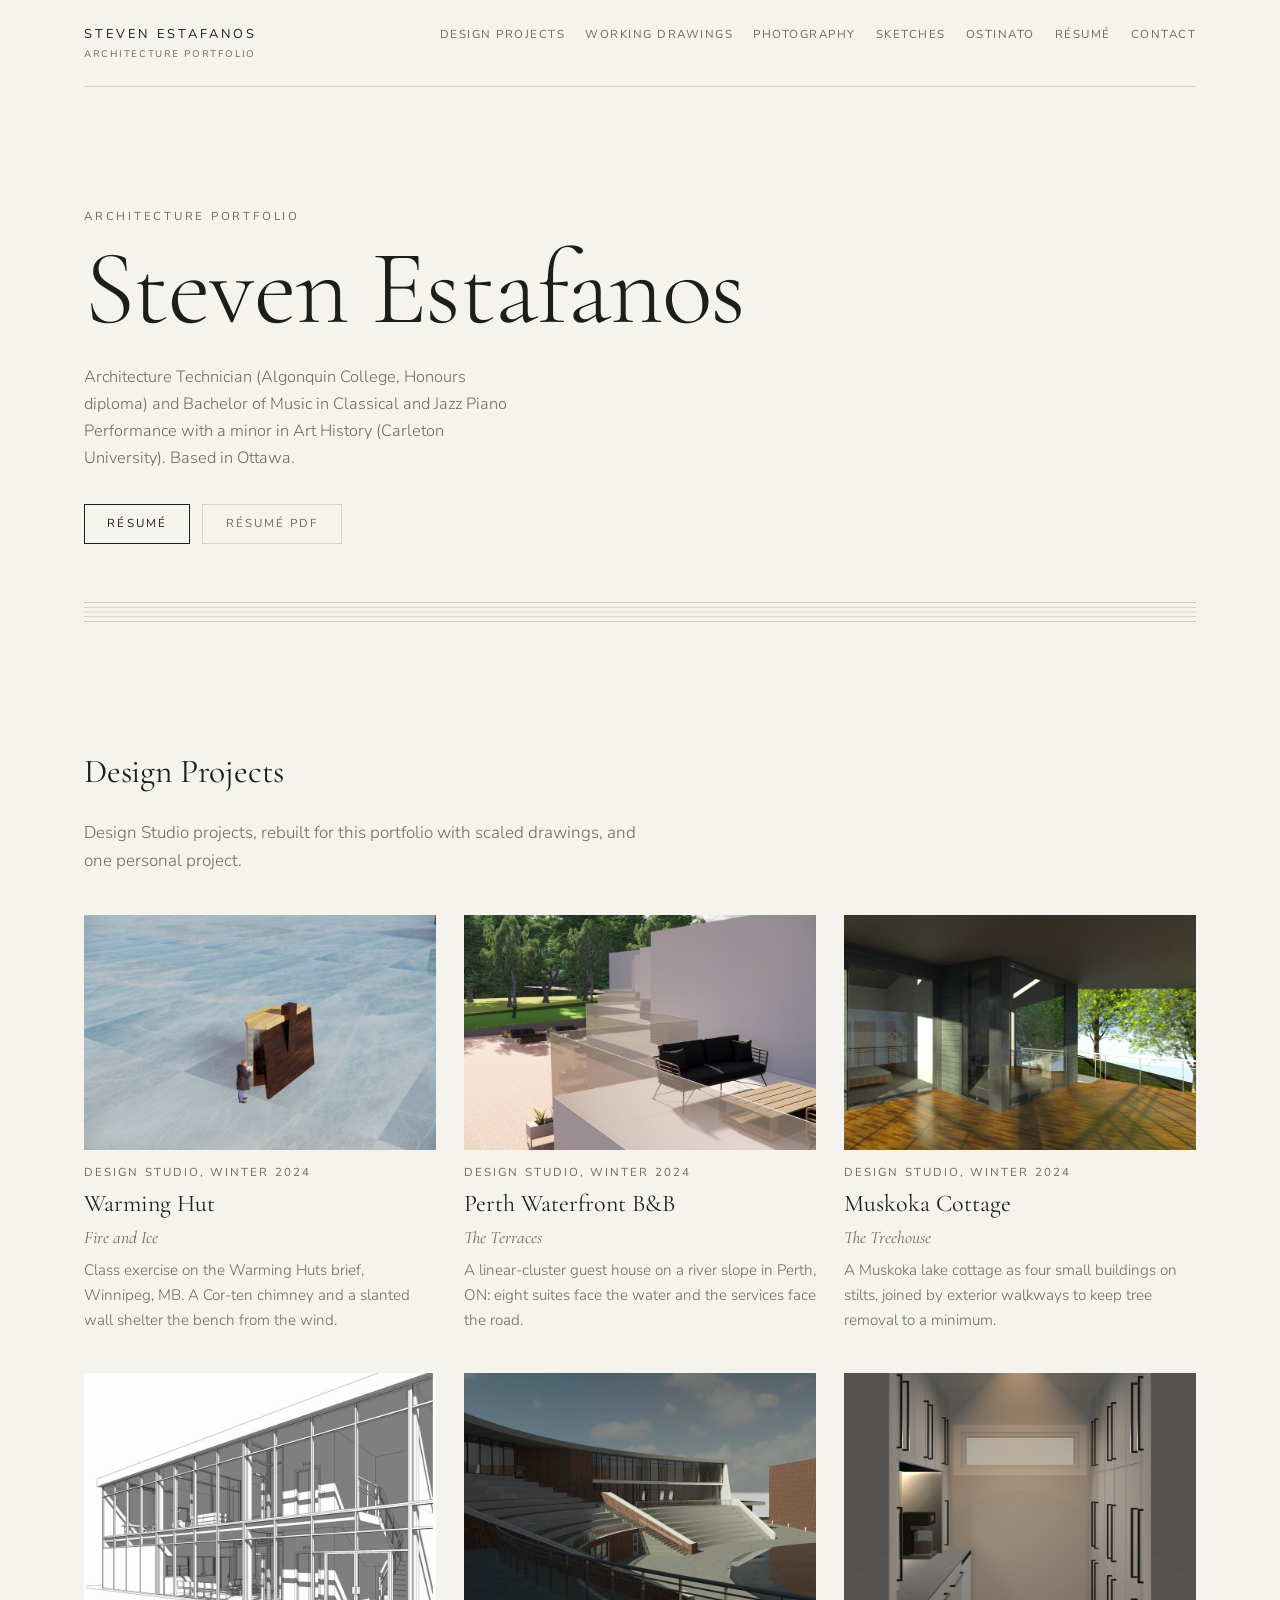
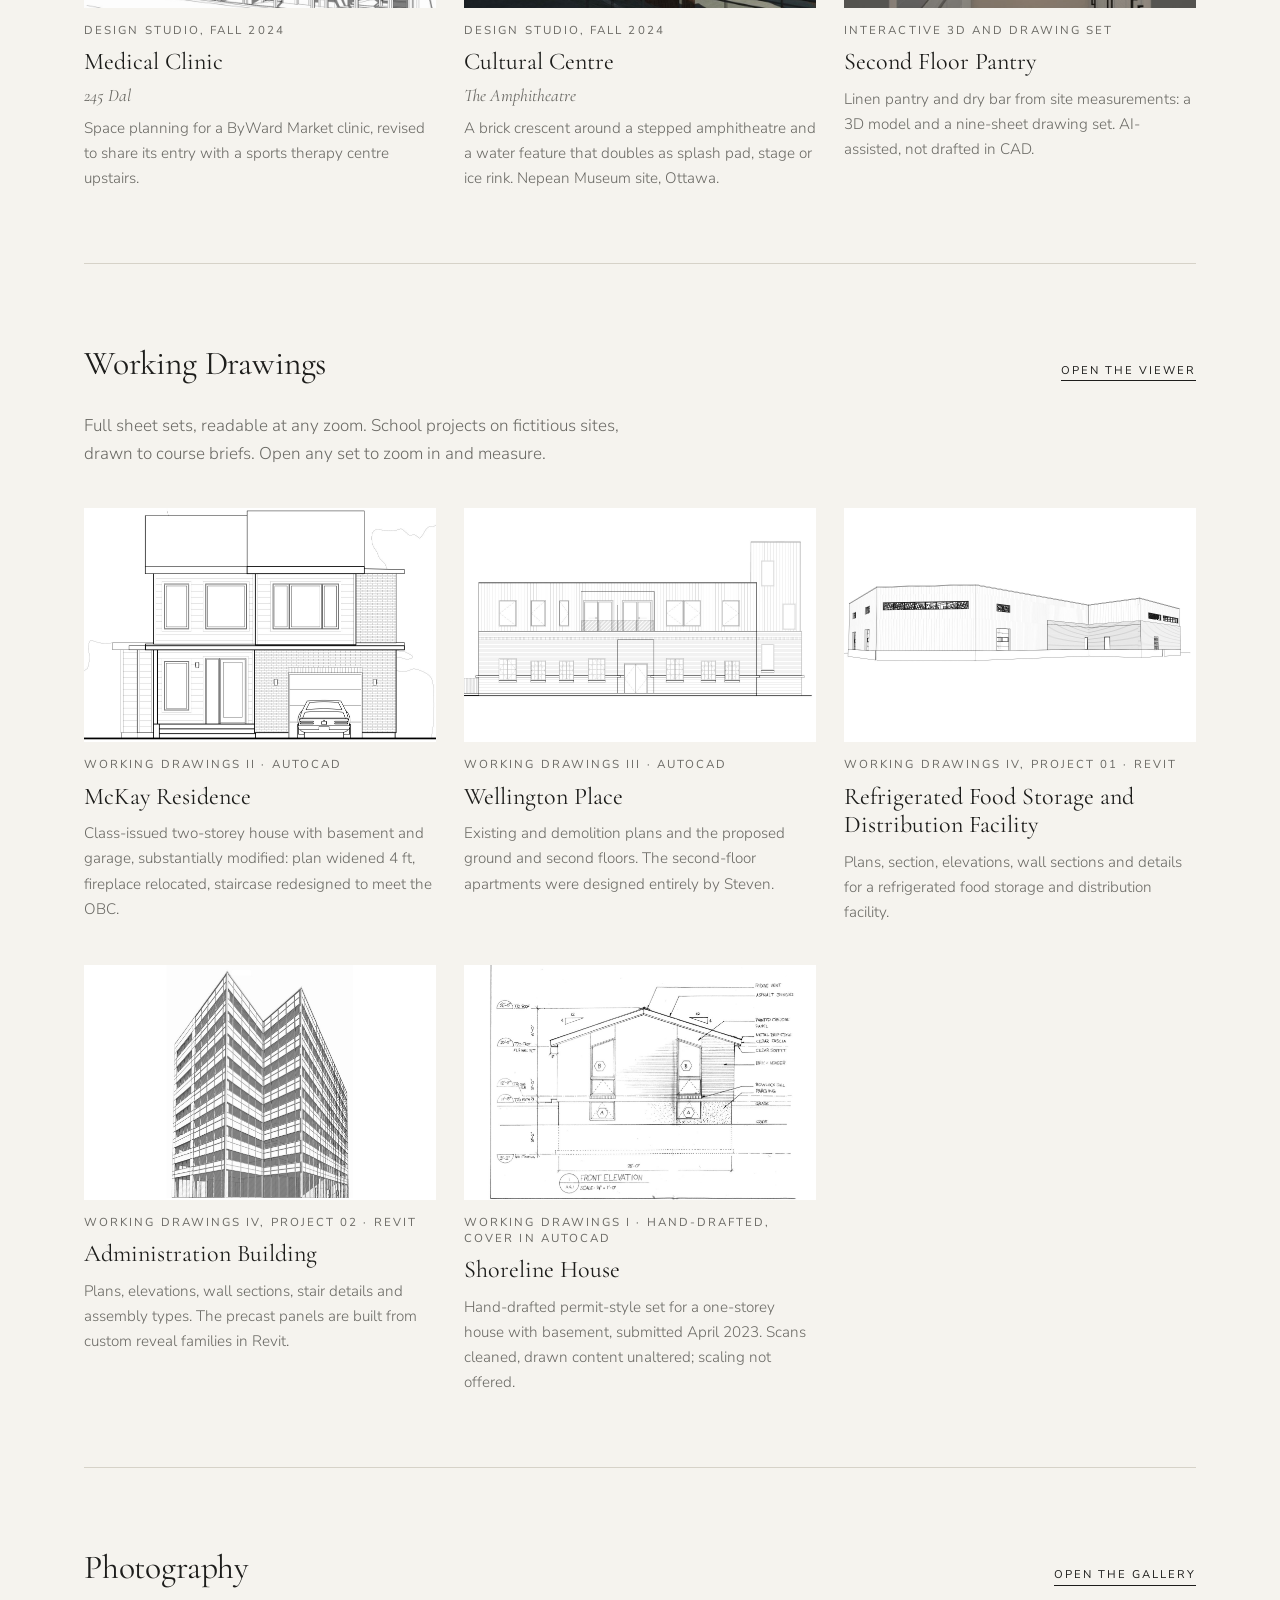
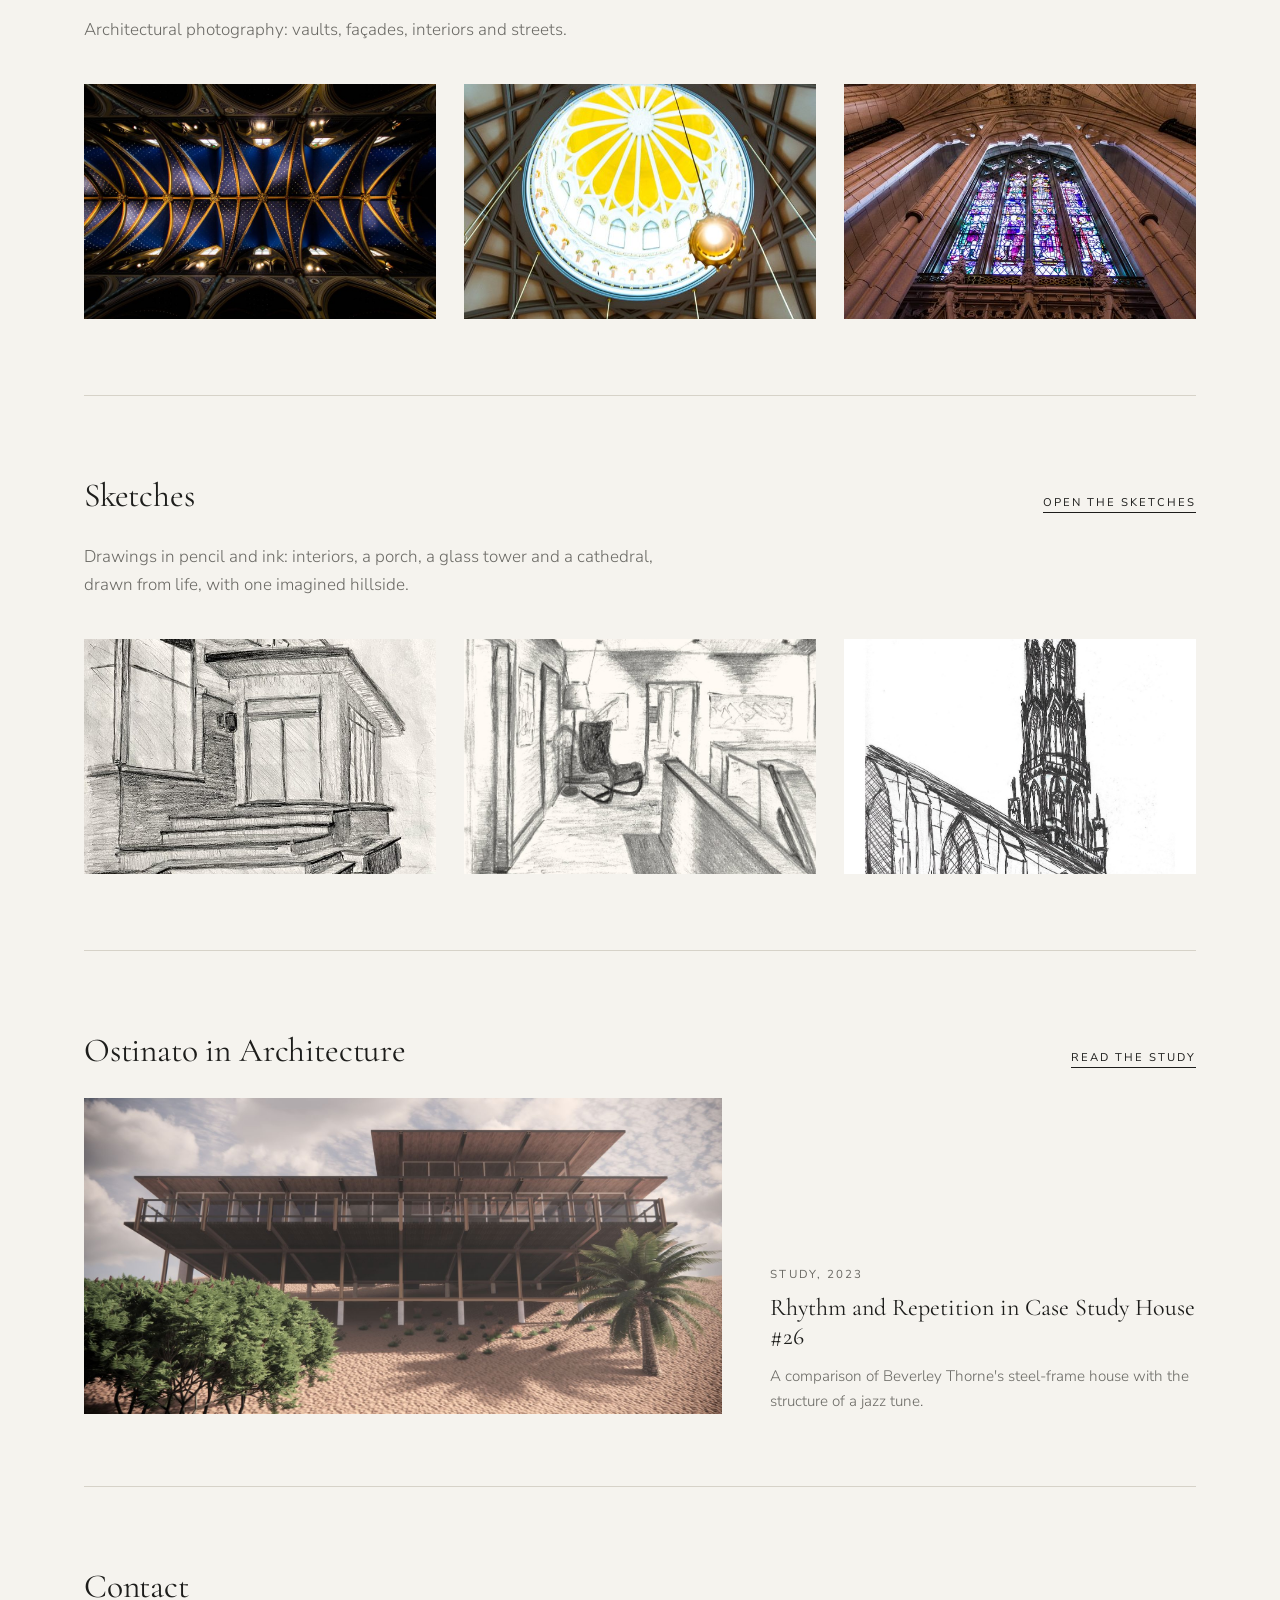
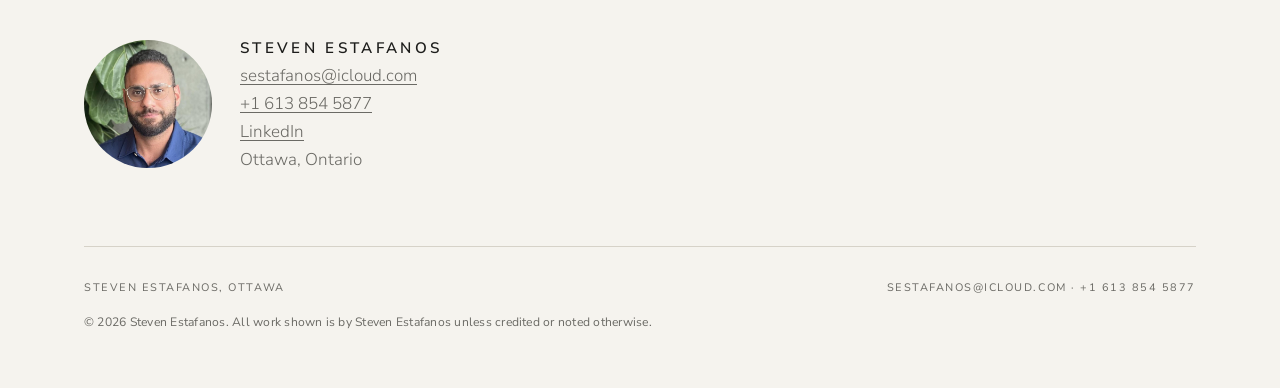
<file: index.html>
<!doctype html>
<html lang="en">
<head>
<meta charset="utf-8">
<meta name="viewport" content="width=device-width,initial-scale=1,viewport-fit=cover">
<title>Steven Estafanos Portfolio</title>
<meta name="description" content="Architecture portfolio of Steven Estafanos, Ottawa: working drawings in AutoCAD and Revit, design studio projects, sketches and photography.">
<link rel="canonical" href="https://stevenestafanos.github.io/">
<meta property="og:type" content="website">
<meta property="og:site_name" content="Steven Estafanos, Architecture Portfolio">
<meta property="og:title" content="Steven Estafanos Portfolio">
<meta property="og:description" content="Architecture portfolio of Steven Estafanos, Ottawa: working drawings in AutoCAD and Revit, design studio projects, sketches and photography.">
<meta property="og:url" content="https://stevenestafanos.github.io/">
<meta property="og:image" content="https://stevenestafanos.github.io/media/og-wordmark.jpg">
<meta property="og:image:width" content="1200">
<meta property="og:image:height" content="630">
<meta property="og:image:alt" content="Steven Estafanos, Architecture Portfolio">
<meta name="twitter:card" content="summary_large_image">
<link rel="icon" href="/favicon.ico" sizes="any">
<link rel="icon" type="image/png" sizes="32x32" href="/favicon-32.png">
<link rel="apple-touch-icon" href="/apple-touch-icon.png">
<script data-goatcounter="https://sestafanos.goatcounter.com/count" async src="//gc.zgo.at/count.js"></script>
<link rel="preconnect" href="https://fonts.googleapis.com"><link rel="preconnect" href="https://fonts.gstatic.com" crossorigin><link rel="stylesheet" href="https://fonts.googleapis.com/css2?family=Cormorant+Garamond:ital,wght@0,300;0,400;0,500;1,400&family=Nunito+Sans:opsz,wght@6..12,300;6..12,400;6..12,500;6..12,600&display=swap">
<script>(function(){var nav;try{var e=performance.getEntriesByType("navigation")[0];nav=e&&e.type;}catch(x){}try{history.scrollRestoration="manual";}catch(x){}var K="sy:"+location.pathname+location.search,back=nav==="back_forward",y=0,touched=false,st;if(back){try{y=+sessionStorage.getItem(K)||0;}catch(x){}}
function go(){if(touched)return;if(back||!location.hash){if(Math.abs(window.scrollY-y)>2)window.scrollTo(0,y);}}
["wheel","touchstart","keydown","mousedown"].forEach(function(n){addEventListener(n,function(){touched=true;},{passive:true,once:true});});
go();addEventListener("load",function(){go();if(back)[80,300,800,1600,3000].forEach(function(t){setTimeout(go,t);});});
addEventListener("pageshow",function(e){if(!e.persisted)go();});
function save(){try{sessionStorage.setItem(K,String(window.scrollY));}catch(x){}}
addEventListener("scroll",function(){clearTimeout(st);st=setTimeout(save,120);},{passive:true});addEventListener("pagehide",save);})();</script>
<link rel="stylesheet" href="css/style.css"><script src="js/protect.js"></script><script src="js/brand.js" defer></script>
<link rel="stylesheet" href="css/home.css">
</head>
<body>
<div class="wrap">
  <header class="top">
    <a class="name" href="index.html" aria-label="Steven Estafanos, Architecture Portfolio: home"><span>Steven Estafanos</span><small>Architecture Portfolio</small></a>
    <nav aria-label="Sections">
      <a href="#design">Design Projects</a>
      <a href="#drawings">Working Drawings</a>
      <a href="#photography">Photography</a>
      <a href="#sketches">Sketches</a>
      <a href="#ostinato">Ostinato</a>
      <a href="resume.html">R&eacute;sum&eacute;</a>
      <a href="#contact">Contact</a>
    </nav>
  </header>

  <section class="hero" aria-labelledby="h">
    <p class="eyebrow">Architecture portfolio</p>
    <h1 id="h">Steven Estafanos</h1>
    <p class="lede">Architecture Technician (Algonquin College, Honours diploma) and Bachelor of Music in Classical and Jazz Piano Performance with a minor in Art History (Carleton University). Based in Ottawa.</p>
    <p class="hero-acts"><a class="btn" href="resume.html">R&eacute;sum&eacute;</a><a class="btn ghost" href="media/resume/Steven_Estafanos_Resume.pdf" target="_blank" rel="noopener">R&eacute;sum&eacute; PDF</a></p>
    <svg class="staff" viewBox="0 0 1000 40" preserveAspectRatio="none" aria-hidden="true"><g stroke="currentColor" stroke-width="1"><line x1="0" y1="4" x2="1000" y2="4"/><line x1="0" y1="12" x2="1000" y2="12"/><line x1="0" y1="20" x2="1000" y2="20"/><line x1="0" y1="28" x2="1000" y2="28"/><line x1="0" y1="36" x2="1000" y2="36"/></g></svg>
  </section>

  <section id="design" class="block" aria-labelledby="hdz">
    <div class="block-head"><h2 id="hdz">Design Projects</h2></div>
    <p class="blurb">Design Studio projects, rebuilt for this portfolio with scaled drawings, and one personal project.</p>
    <div class="grid">
      <a class="card" href="design-warming-huts.html">
        <img src="media/thumbs/dsn-warming-huts.jpg" alt="Aerial rendering of the warming hut on the ice" width="900" height="600" loading="lazy">
        <span class="card-tag">Design Studio, Winter 2024</span><strong>Warming Hut</strong><span class="concept">Fire and Ice</span>
        <span class="sub">Class exercise on the Warming Huts brief, Winnipeg, MB. A Cor-ten chimney and a slanted wall shelter the bench from the wind.</span>
      </a>
      <a class="card" href="design-bed-and-breakfast.html">
        <img src="media/thumbs/dsn-bb.jpg" alt="Rendering looking along the glass-guarded terraces of the bed and breakfast" width="900" height="600" loading="lazy">
        <span class="card-tag">Design Studio, Winter 2024</span><strong>Perth Waterfront B&amp;B</strong><span class="concept">The Terraces</span>
        <span class="sub">A linear-cluster guest house on a river slope in Perth, ON: eight suites face the water and the services face the road.</span>
      </a>
      <a class="card" href="design-treehouse.html">
        <img src="media/thumbs/dsn-th.jpg" alt="Rendering of the covered deck of the cottage, with glazed rooms and trees beyond" width="900" height="600" loading="lazy">
        <span class="card-tag">Design Studio, Winter 2024</span><strong>Muskoka Cottage</strong><span class="concept">The Treehouse</span>
        <span class="sub">A Muskoka lake cottage as four small buildings on stilts, joined by exterior walkways to keep tree removal to a minimum.</span>
      </a>
      <a class="card" href="design-245dal.html">
        <img src="media/thumbs/dsn-dal.jpg" alt="Shaded line perspective of a two-storey glass-fronted building" width="900" height="600" loading="lazy">
        <span class="card-tag">Design Studio, Fall 2024</span><strong>Medical Clinic</strong><span class="concept">245 Dal</span>
        <span class="sub">Space planning for a ByWard Market clinic, revised to share its entry with a sports therapy centre upstairs.</span>
      </a>
      <a class="card" href="design-amphitheatre.html">
        <img src="media/thumbs/dsn-amph.jpg" alt="Rendering of the tiered seating curving down to the water feature, with a brick stair wall and glazed floors above" width="900" height="600" loading="lazy">
        <span class="card-tag">Design Studio, Fall 2024</span><strong>Cultural Centre</strong><span class="concept">The Amphitheatre</span>
        <span class="sub">A brick crescent around a stepped amphitheatre and a water feature that doubles as splash pad, stage or ice rink. Nepean Museum site, Ottawa.</span>
      </a>
      <a class="card" href="applied-pantry.html">
        <img src="media/thumbs/pantry-3d.jpg" alt="3D model of the pantry with two opposing runs of cabinets" width="900" height="665" loading="lazy">
        <span class="card-tag">Interactive 3D and drawing set</span><strong>Second Floor Pantry</strong>
        <span class="sub">Linen pantry and dry bar from site measurements: a 3D model and a nine-sheet drawing set. AI-assisted, not drafted in CAD.</span>
      </a>
    </div>
  </section>

  <section id="drawings" class="block" aria-labelledby="hd">
    <div class="block-head"><h2 id="hd">Working Drawings</h2><a class="more" href="drawings.html">Open the viewer</a></div>
    <p class="blurb">Full sheet sets, readable at any zoom. School projects on fictitious sites, drawn to course briefs. Open any set to zoom in and measure.</p>
    <div class="grid" id="drawGrid"></div>
  </section>

  <section id="photography" class="block" aria-labelledby="hp">
    <div class="block-head"><h2 id="hp">Photography</h2><a class="more" href="photography.html">Open the gallery</a></div>
    <p class="blurb">Architectural photography: vaults, façades, interiors and streets.</p>
    <div class="grid" id="photoGrid"></div>
  </section>

  <section id="sketches" class="block" aria-labelledby="sk">
    <div class="block-head"><h2 id="sk">Sketches</h2><a class="more" href="sketches.html">Open the sketches</a></div>
    <p class="blurb">Drawings in pencil and ink: interiors, a porch, a glass tower and a cathedral, drawn from life, with one imagined hillside.</p>
    <div class="grid">
      <a class="card" href="sketches.html"><img src="media/sketches/10-backyard-t.jpg" alt="Pencil drawing of a covered porch with a stepped entry" width="454" height="700" loading="lazy" style="object-position:50% 55%"></a>
      <a class="card" href="sketches.html"><img src="media/sketches/20-hallway-t.jpg" alt="Pencil drawing of an upper hallway with a rocking chair" width="900" height="900" loading="lazy" style="object-position:50% 50%"></a>
      <a class="card" href="sketches.html"><img src="media/sketches/18-cathedral-t.jpg" alt="Ink drawing of a Gothic cathedral tower behind the nave roof" width="1009" height="970" loading="lazy" style="object-position:60% 25%"></a>
    </div>
  </section>

  <section id="ostinato" class="block" aria-labelledby="ho">
    <div class="block-head"><h2 id="ho">Ostinato in Architecture</h2><a class="more" href="ostinato.html">Read the study</a></div>
    <a class="feature" href="ostinato.html">
      <img src="media/ostinato/exterior.jpg" alt="Model of Case Study House #26 raised on slender piers above its hillside" width="1800" height="890" loading="lazy">
      <span><span class="card-tag">Study, 2023</span><strong>Rhythm and Repetition in Case Study House #26</strong>
      <span class="sub">A comparison of Beverley Thorne's steel-frame house with the structure of a jazz tune.</span></span>
    </a>
  </section>

  <!-- HIDDEN until 40 Tyler is ready: restore by removing this comment wrapper
  <section id="coming" class="block muted" aria-labelledby="hc">
    <div class="block-head"><h2 id="hc">In Preparation</h2></div>
    <ul class="soon">
      <li><strong>40 Tyler</strong> C-shaped semi-courtyard house, Revit, June 2026.</li>
    </ul>
  </section>
  -->

  <section id="contact" class="block" aria-labelledby="ct">
    <div class="block-head"><h2 id="ct">Contact</h2></div>
    <div style="display:flex;align-items:center;gap:28px;flex-wrap:wrap">
    <img src="media/steven-headshot.jpg" alt="Portrait of Steven Estafanos" width="480" height="480" loading="lazy" style="width:128px;height:128px;border-radius:50%;object-fit:cover;flex:none">
    <p class="blurb" style="margin:0">
      <strong style="font:600 .95rem/1.6 var(--body);letter-spacing:.22em;text-transform:uppercase;color:var(--ink)">Steven Estafanos</strong><br>
      <a href="mailto:sestafanos@icloud.com" style="color:inherit">sestafanos@icloud.com</a><br>
      <a href="tel:+16138545877" style="color:inherit">+1 613 854 5877</a><br>
      <a href="https://www.linkedin.com/in/steven-estafanos-83703835/" target="_blank" rel="noopener" style="color:inherit">LinkedIn</a><br>
      Ottawa, Ontario
    </p>
    </div>
  </section>

  <footer class="foot"><span>Steven Estafanos, Ottawa</span><span><a href="mailto:sestafanos@icloud.com">sestafanos@icloud.com</a> &middot; <a href="tel:+16138545877">+1 613 854 5877</a></span><span class="credit">&copy; 2026 Steven Estafanos. All work shown is by Steven Estafanos unless credited or noted otherwise.</span></footer>
</div>
<script>
fetch('data/drawings.json').then(function(r){return r.json();}).then(function(d){
  var th = {'wd2-mckay':'wd2-mckay-residence','wd3-wellington':'wd3-wellington-place','wd4-01':'wd4-01-cold-storage-facility','wd4-02':'wd4-02-administration-building','wd1-estafanos-house':'wd1-estafanos-house'};
  var g = document.getElementById('drawGrid');
  d.sets.filter(function(s){ return th[s.id]; }).forEach(function(s){
    var a = document.createElement('a'); a.className = 'card'; a.href = 'drawings.html#' + s.id;
    var im = document.createElement('img'); im.src = 'media/thumbs/' + th[s.id] + '.jpg'; im.alt = 'Sheet from the ' + s.title + ' drawing set'; im.loading = 'lazy'; im.width = 936; im.height = 624;
    var t = document.createElement('span'); t.className = 'card-tag'; t.textContent = s.course + ' · ' + s.software;
    var h = document.createElement('strong'); h.textContent = s.title;
    var p = document.createElement('span'); p.className = 'sub'; p.textContent = s.blurb;
    [im, t, h, p].forEach(function(n){ a.appendChild(n); }); g.appendChild(a);
  });
}).catch(function(){ document.getElementById('drawGrid').textContent = 'The drawing list needs this folder served over http.'; });

fetch('data/photography.json').then(function(r){return r.json();}).then(function(d){
  var g=document.getElementById('photoGrid');
  [0,1,2].forEach(function(i){var it=d[i];if(!it)return;
    var a=document.createElement('a');a.className='card';a.href='photography.html';
    var im=document.createElement('img');im.src=it.src.replace('.jpg','-t.jpg');im.alt=it.alt;im.loading='lazy';im.width=900;im.height=600;
    a.appendChild(im);g.appendChild(a);});
}).catch(function(){});
</script>
</body>
</html>
</file>
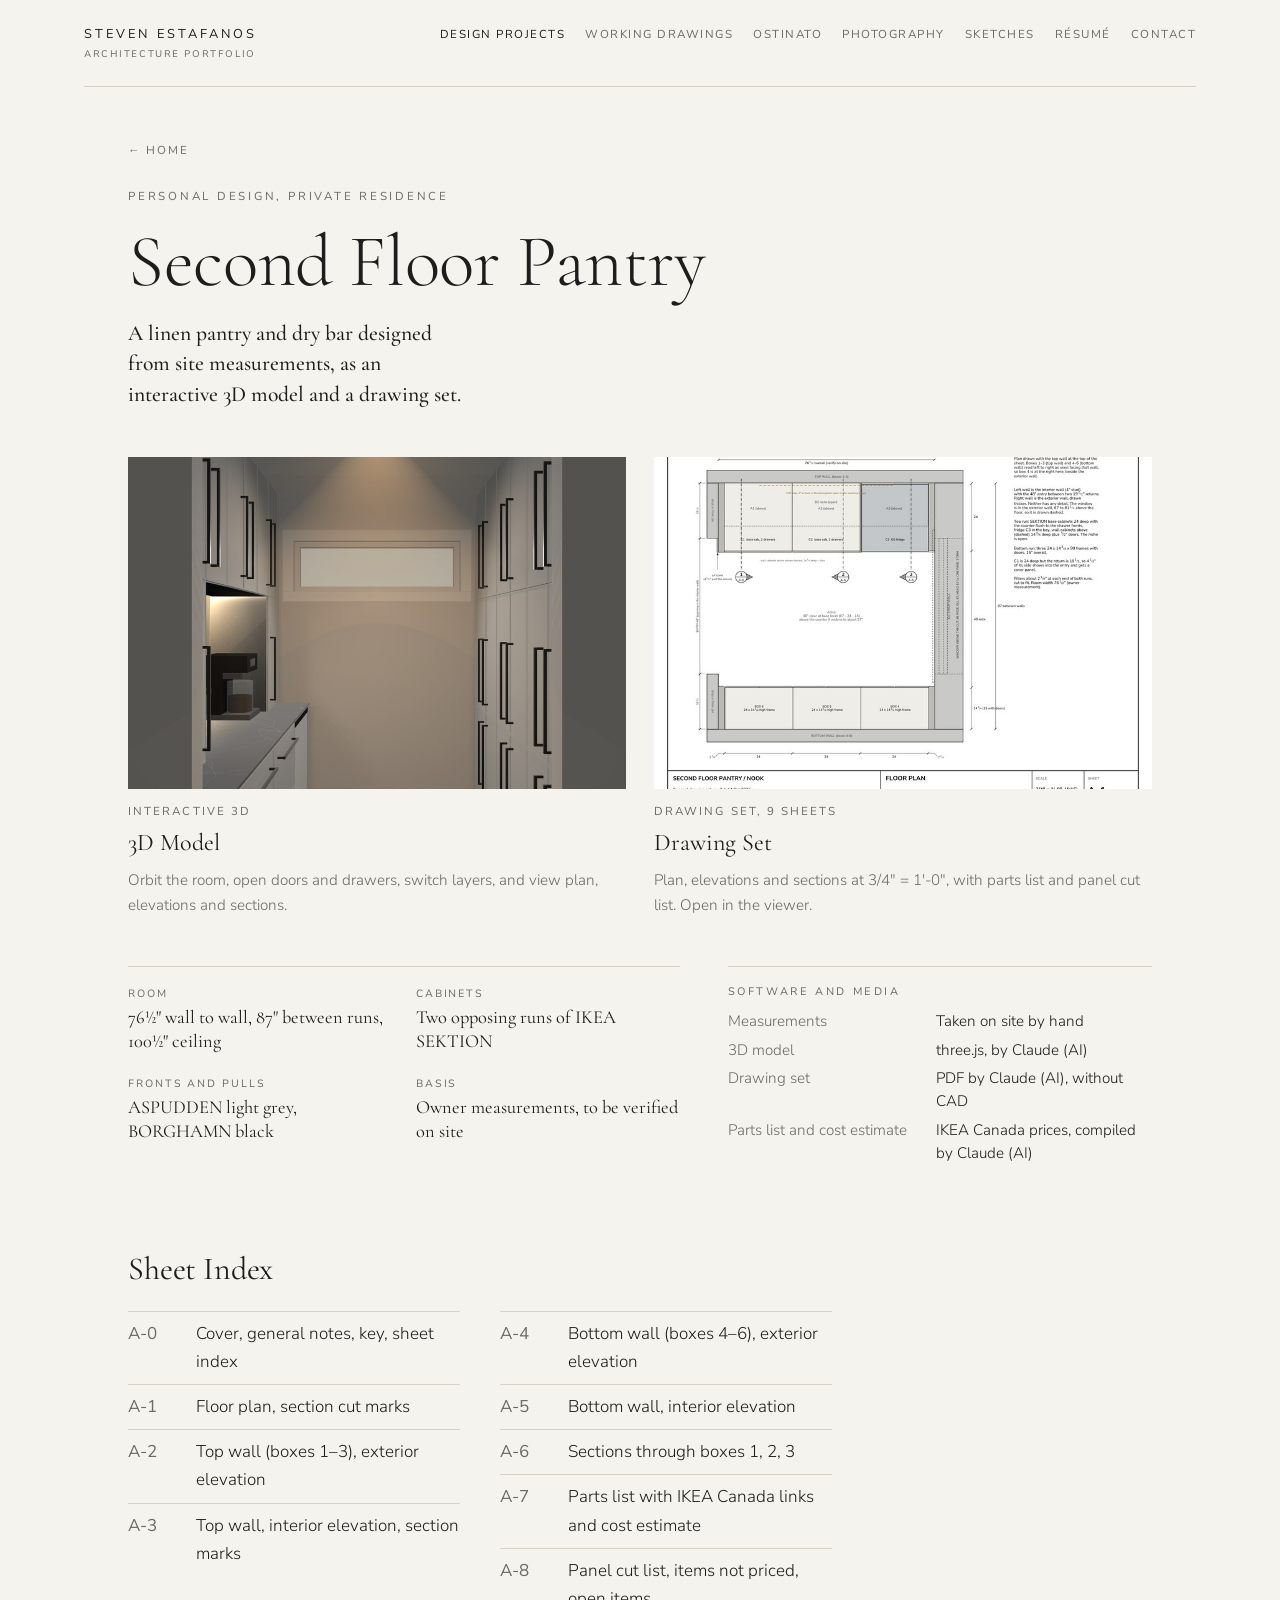
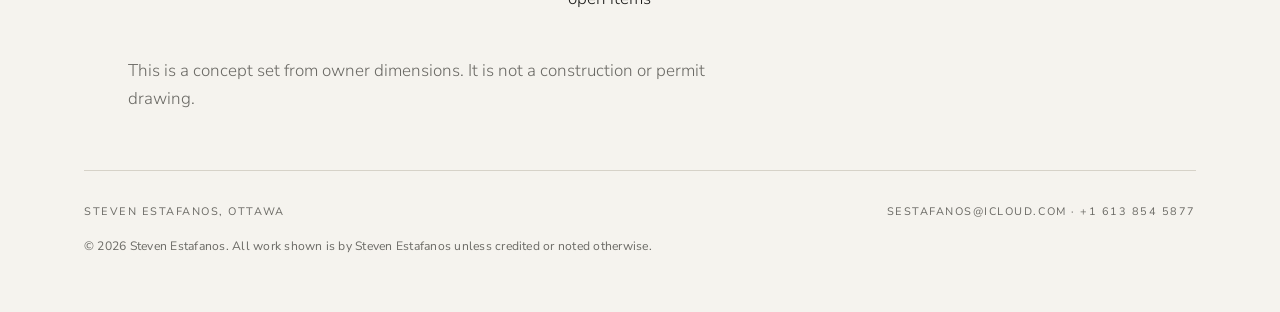
<file: applied-pantry.html>
<!doctype html>
<html lang="en">
<head>
<meta charset="utf-8">
<meta name="viewport" content="width=device-width,initial-scale=1,viewport-fit=cover">
<title>Second Floor Pantry | Steven Estafanos</title>
<meta name="description" content="Linen pantry and dry bar designed from site measurements: an interactive 3D model and a nine-sheet concept drawing set.">
<link rel="canonical" href="https://stevenestafanos.github.io/applied-pantry.html">
<meta property="og:type" content="website">
<meta property="og:site_name" content="Steven Estafanos, Architecture Portfolio">
<meta property="og:title" content="Second Floor Pantry | Steven Estafanos">
<meta property="og:description" content="Linen pantry and dry bar designed from site measurements: an interactive 3D model and a nine-sheet concept drawing set.">
<meta property="og:url" content="https://stevenestafanos.github.io/applied-pantry.html">
<meta property="og:image" content="https://stevenestafanos.github.io/media/og-wordmark.jpg">
<meta property="og:image:width" content="1200">
<meta property="og:image:height" content="630">
<meta property="og:image:alt" content="Steven Estafanos, Architecture Portfolio">
<meta name="twitter:card" content="summary_large_image">
<link rel="icon" href="/favicon.ico" sizes="any">
<link rel="icon" type="image/png" sizes="32x32" href="/favicon-32.png">
<link rel="apple-touch-icon" href="/apple-touch-icon.png">
<script data-goatcounter="https://sestafanos.goatcounter.com/count" async src="//gc.zgo.at/count.js"></script>
<link rel="preconnect" href="https://fonts.googleapis.com"><link rel="preconnect" href="https://fonts.gstatic.com" crossorigin><link rel="stylesheet" href="https://fonts.googleapis.com/css2?family=Cormorant+Garamond:ital,wght@0,300;0,400;0,500;1,400&family=Nunito+Sans:opsz,wght@6..12,300;6..12,400;6..12,500;6..12,600&display=swap">
<script>(function(){var nav;try{var e=performance.getEntriesByType("navigation")[0];nav=e&&e.type;}catch(x){}try{history.scrollRestoration="manual";}catch(x){}var K="sy:"+location.pathname+location.search,back=nav==="back_forward",y=0,touched=false,st;if(back){try{y=+sessionStorage.getItem(K)||0;}catch(x){}}
function go(){if(touched)return;if(back||!location.hash){if(Math.abs(window.scrollY-y)>2)window.scrollTo(0,y);}}
["wheel","touchstart","keydown","mousedown"].forEach(function(n){addEventListener(n,function(){touched=true;},{passive:true,once:true});});
go();addEventListener("load",function(){go();if(back)[80,300,800,1600,3000].forEach(function(t){setTimeout(go,t);});});
addEventListener("pageshow",function(e){if(!e.persisted)go();});
function save(){try{sessionStorage.setItem(K,String(window.scrollY));}catch(x){}}
addEventListener("scroll",function(){clearTimeout(st);st=setTimeout(save,120);},{passive:true});addEventListener("pagehide",save);})();</script>
<link rel="stylesheet" href="css/style.css"><script src="js/protect.js"></script><script src="js/brand.js" defer></script>
<link rel="stylesheet" href="css/home.css">
<style>
.proj{max-width:64rem;margin:0 auto;padding:48px 0 40px}
.crumb{font:400 .72rem/1 var(--body);letter-spacing:.16em;text-transform:uppercase;color:var(--mute);text-decoration:none}
.crumb:hover{color:var(--ink)}
.proj h1{font-size:clamp(2.6rem,7vw,4.6rem);font-weight:300;line-height:1;margin:1.4rem 0 1.2rem}
.proj .lede{font:500 1.35rem/1.4 var(--display);color:var(--ink);max-width:34ch;margin:0 0 3rem}
.proj h2{font-size:2rem;font-weight:400;margin:4rem 0 1rem}
.proj p{max-width:62ch}
.facts{display:grid;grid-template-columns:repeat(auto-fit,minmax(min(100%,12rem),1fr));gap:24px;border-top:1px solid var(--rule);padding-top:20px;margin-top:3rem}
.facts dt{font:400 .66rem/1.4 var(--body);letter-spacing:.18em;text-transform:uppercase;color:var(--mute)}
.facts dd{margin:4px 0 0;font:400 1.15rem/1.3 var(--display)}
.sheets{list-style:none;margin:0;padding:0;max-width:44rem;columns:2 16rem;column-gap:40px}
.sheets li{break-inside:avoid;border-top:1px solid var(--rule);padding:8px 0;display:flex;gap:14px}
.sheets b{font-weight:400;color:var(--mute);min-width:3.4rem}
.note{color:var(--mute);padding-top:14px;margin-top:1.4rem;max-width:62ch}
.tools{border-top:1px solid var(--rule);border-bottom:1px solid var(--rule);padding:18px 0 14px;margin:3.5rem 0 0;max-width:62ch}.tools h2{font:400 .68rem/1 var(--body);letter-spacing:.24em;text-transform:uppercase;color:var(--mute);margin:0 0 12px}.tools dl{margin:0;display:grid;grid-template-columns:minmax(8.5rem,auto) minmax(0,1fr);gap:6px 24px;font:300 .95rem/1.5 var(--body)}.tools dt{color:var(--mute)}.tools dd{margin:0}@media (max-width:600px){.tools dl{grid-template-columns:1fr;gap:0}.tools dd{margin-bottom:8px}}

.topinfo{display:grid;grid-template-columns:minmax(0,1.3fr) minmax(0,1fr);gap:24px 48px;align-items:start;margin-top:3rem}.topinfo .facts{margin-top:0}.topinfo .tools{margin:0;border-bottom:0;padding-top:20px;max-width:none}.topinfo .tools dl{grid-template-columns:minmax(0,1fr) minmax(0,1.15fr);gap:6px 20px}@media (max-width:900px){.topinfo{grid-template-columns:1fr}}@media (max-width:600px){.topinfo .tools dl{grid-template-columns:1fr;gap:0}}
</style>
<div class="wrap">
  <header class="top">
    <a class="name" href="index.html" aria-label="Steven Estafanos, Architecture Portfolio: home"><span>Steven Estafanos</span><small>Architecture Portfolio</small></a>
    <nav aria-label="Sections"><a href="index.html#design" aria-current="page">Design Projects</a><a href="index.html#drawings">Working Drawings</a><a href="index.html#ostinato">Ostinato</a><a href="index.html#photography">Photography</a><a href="index.html#sketches">Sketches</a><a href="resume.html">Résumé</a><a href="index.html#contact">Contact</a></nav>
  </header>
  <main class="proj">
    <a class="crumb" href="index.html">&larr; Home</a>
    <p class="eyebrow" style="margin-top:28px">Personal design, private residence</p>
    <h1>Second Floor Pantry</h1>
    <p class="lede">A linen pantry and dry bar designed from site measurements, as an interactive 3D model and a drawing set.</p>

    <div class="grid two">
      <a class="card" href="models/pantry-3d.html">
        <img src="media/thumbs/pantry-3d.jpg" alt="3D model of the pantry with two opposing runs of cabinets" width="900" height="665">
        <span class="card-tag">Interactive 3D</span><strong>3D Model</strong>
        <span class="sub">Orbit the room, open doors and drawers, switch layers, and view plan, elevations and sections.</span>
      </a>
      <a class="card" href="drawings.html#pantry">
        <img src="media/thumbs/pantry-drawing-set.jpg" alt="Floor plan sheet of the pantry drawing set" width="800" height="618">
        <span class="card-tag">Drawing set, 9 sheets</span><strong>Drawing Set</strong>
        <span class="sub">Plan, elevations and sections at 3/4" = 1'-0", with parts list and panel cut list. Open in the viewer.</span>
      </a>
    </div>

    <div class="topinfo">
    <dl class="facts">
      <div><dt>Room</dt><dd>76&frac12;" wall to wall, 87" between runs, 100&frac12;" ceiling</dd></div>
      <div><dt>Cabinets</dt><dd>Two opposing runs of IKEA SEKTION</dd></div>
      <div><dt>Fronts and pulls</dt><dd>ASPUDDEN light grey, BORGHAMN black</dd></div>
      <div><dt>Basis</dt><dd>Owner measurements, to be verified on site</dd></div>
    </dl>
    <section class="tools" aria-labelledby="sw"><h2 id="sw">Software and media</h2><dl><dt>Measurements</dt><dd>Taken on site by hand</dd><dt>3D model</dt><dd>three.js, by Claude (AI)</dd><dt>Drawing set</dt><dd>PDF by Claude (AI), without CAD</dd><dt>Parts list and cost estimate</dt><dd>IKEA Canada prices, compiled by Claude (AI)</dd></dl></section>
    </div>

    <h2>Sheet Index</h2>
    <ol class="sheets" style="padding:0">
      <li><b>A-0</b>Cover, general notes, key, sheet index</li>
      <li><b>A-1</b>Floor plan, section cut marks</li>
      <li><b>A-2</b>Top wall (boxes 1&ndash;3), exterior elevation</li>
      <li><b>A-3</b>Top wall, interior elevation, section marks</li>
      <li><b>A-4</b>Bottom wall (boxes 4&ndash;6), exterior elevation</li>
      <li><b>A-5</b>Bottom wall, interior elevation</li>
      <li><b>A-6</b>Sections through boxes 1, 2, 3</li>
      <li><b>A-7</b>Parts list with IKEA Canada links and cost estimate</li>
      <li><b>A-8</b>Panel cut list, items not priced, open items</li>
    </ol>

    <p class="note">This is a concept set from owner dimensions. It is not a construction or permit drawing.</p>
  </main>
  <footer class="foot"><span>Steven Estafanos, Ottawa</span><span><a href="mailto:sestafanos@icloud.com">sestafanos@icloud.com</a> &middot; <a href="tel:+16138545877">+1 613 854 5877</a></span><span class="credit">&copy; 2026 Steven Estafanos. All work shown is by Steven Estafanos unless credited or noted otherwise.</span></footer>
</div>
</file>
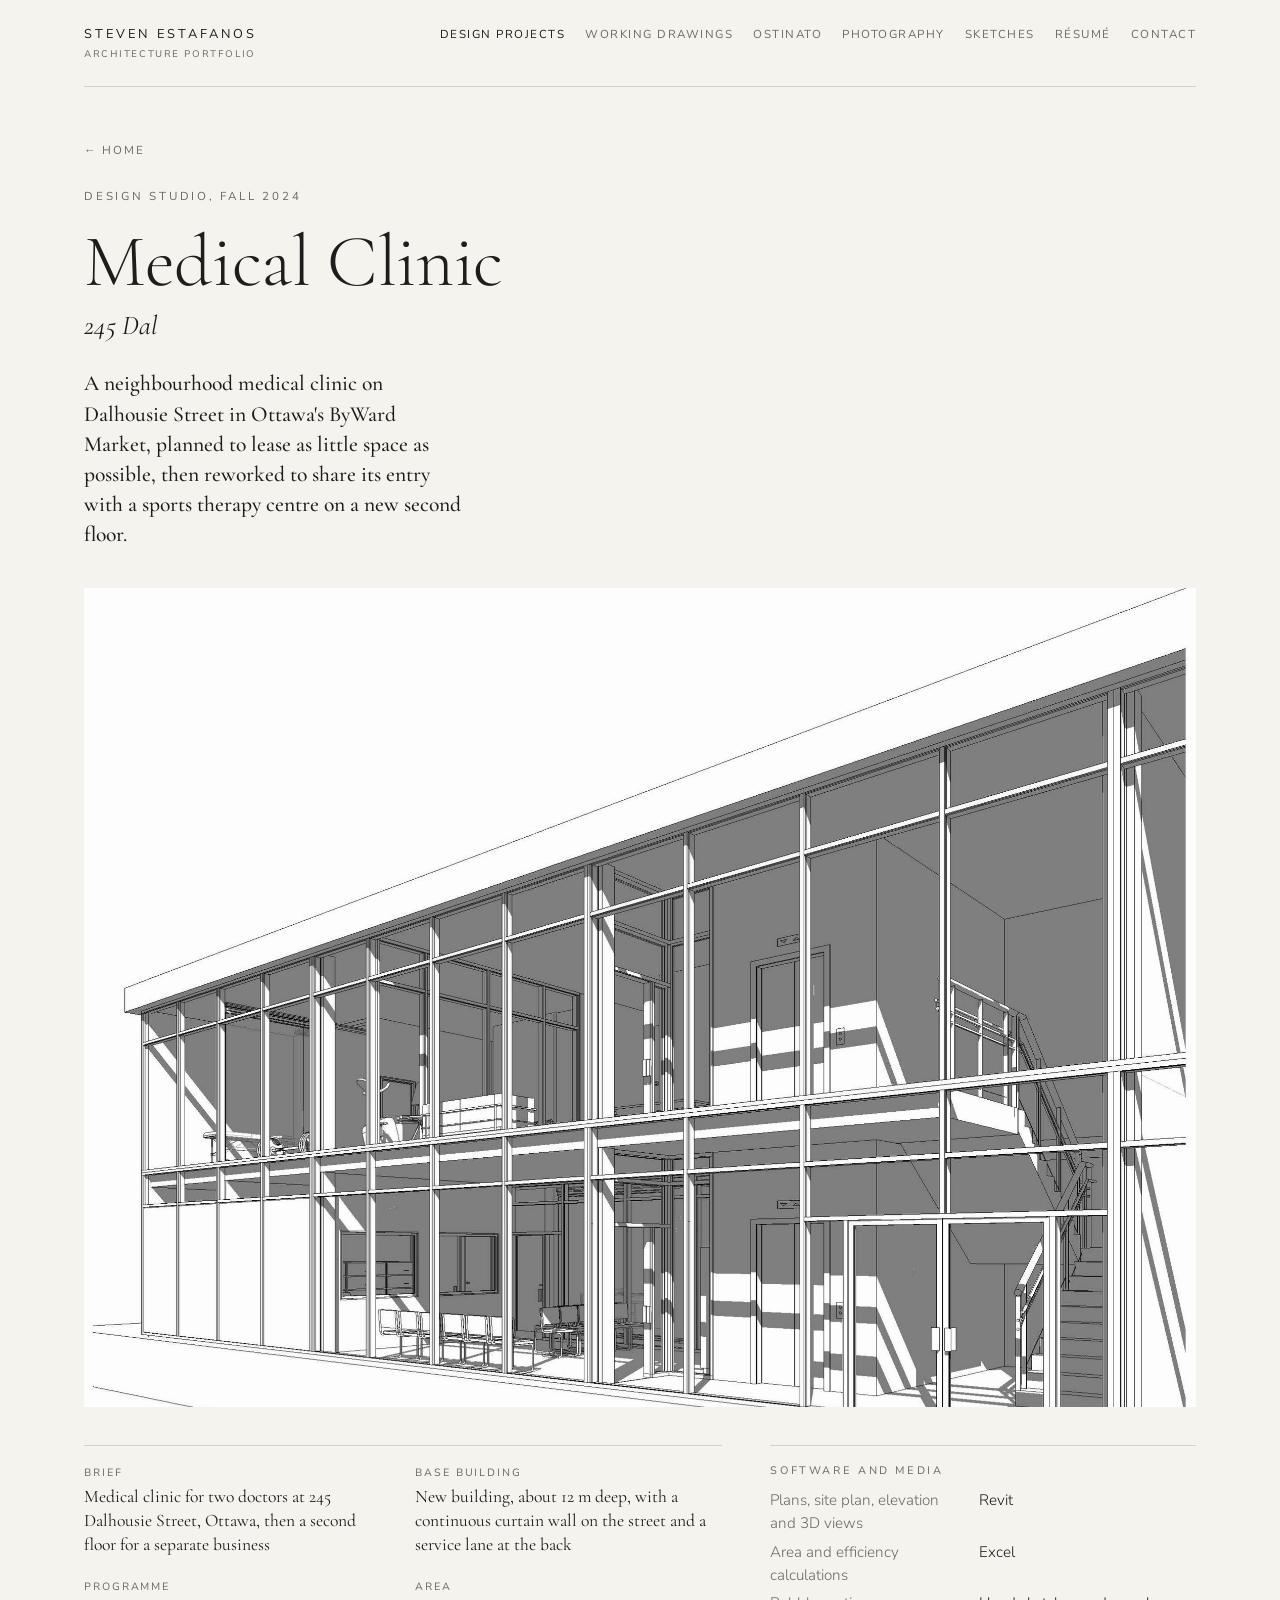
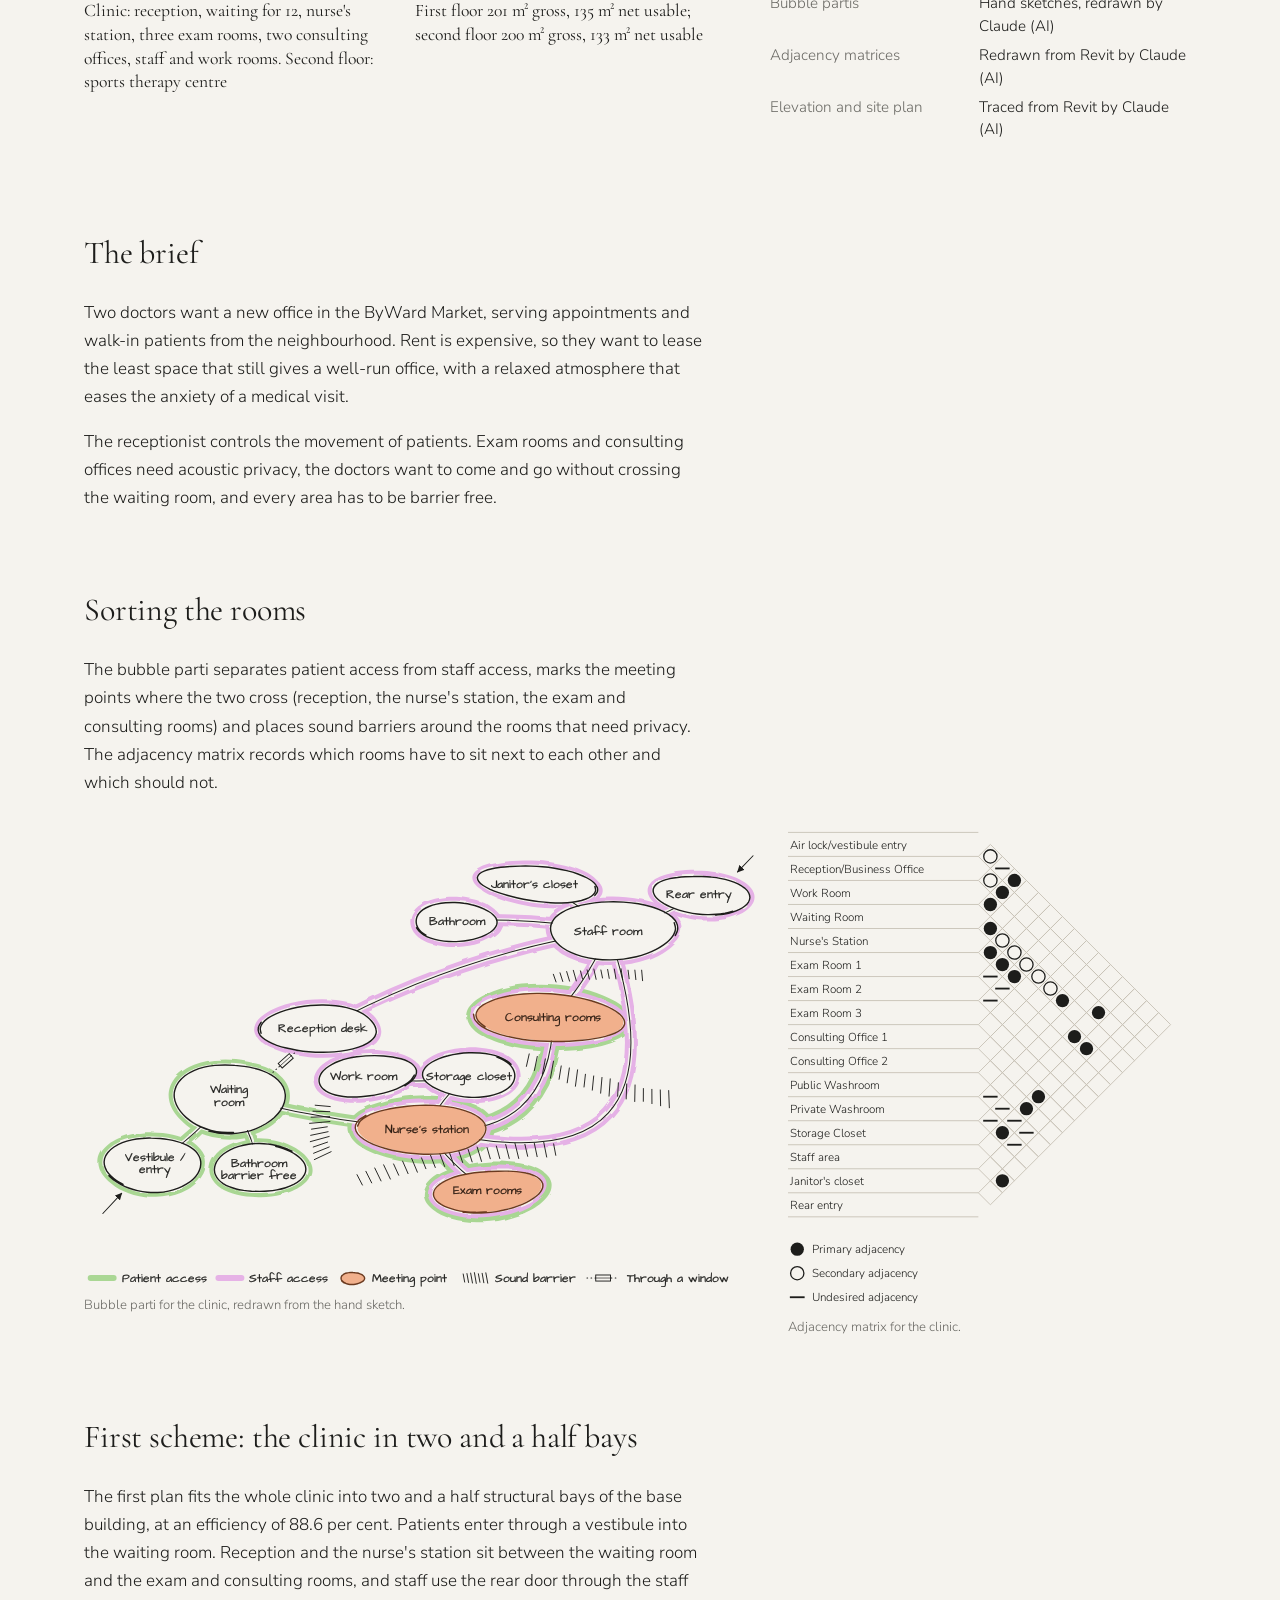
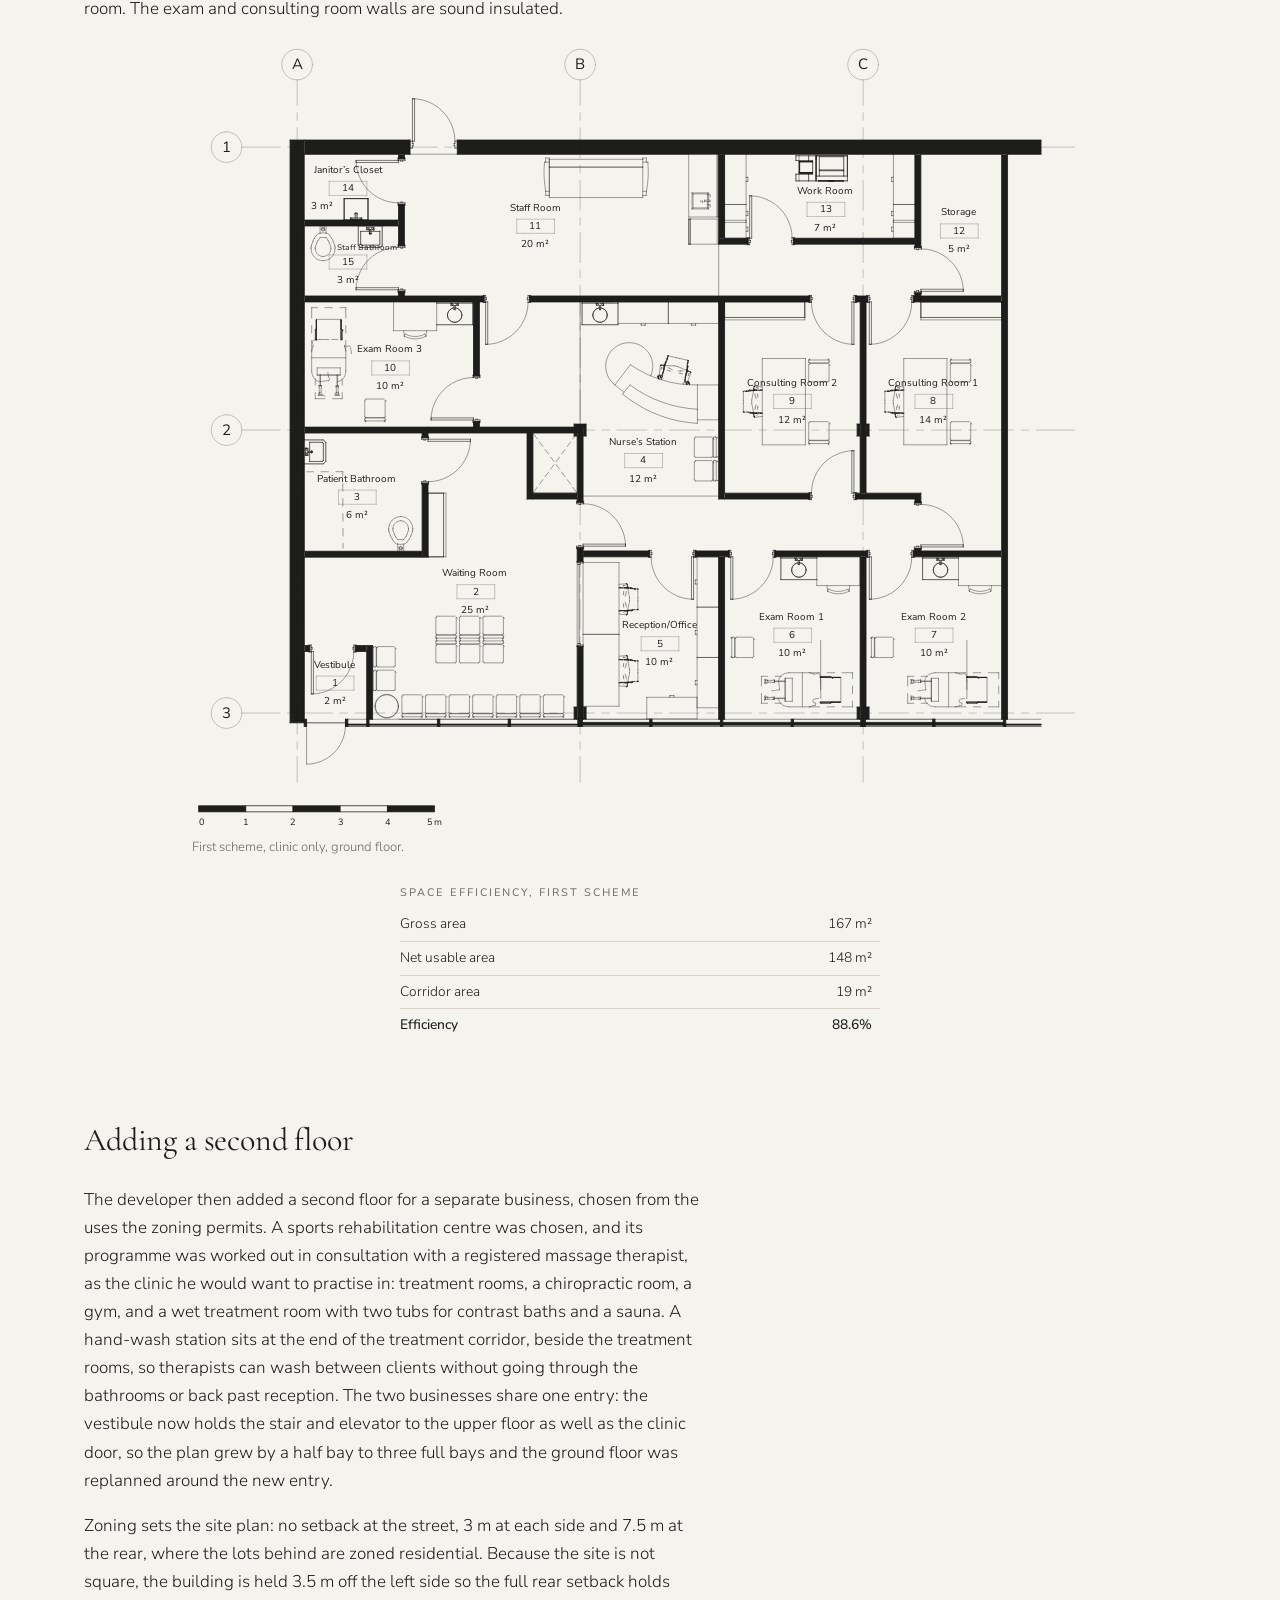
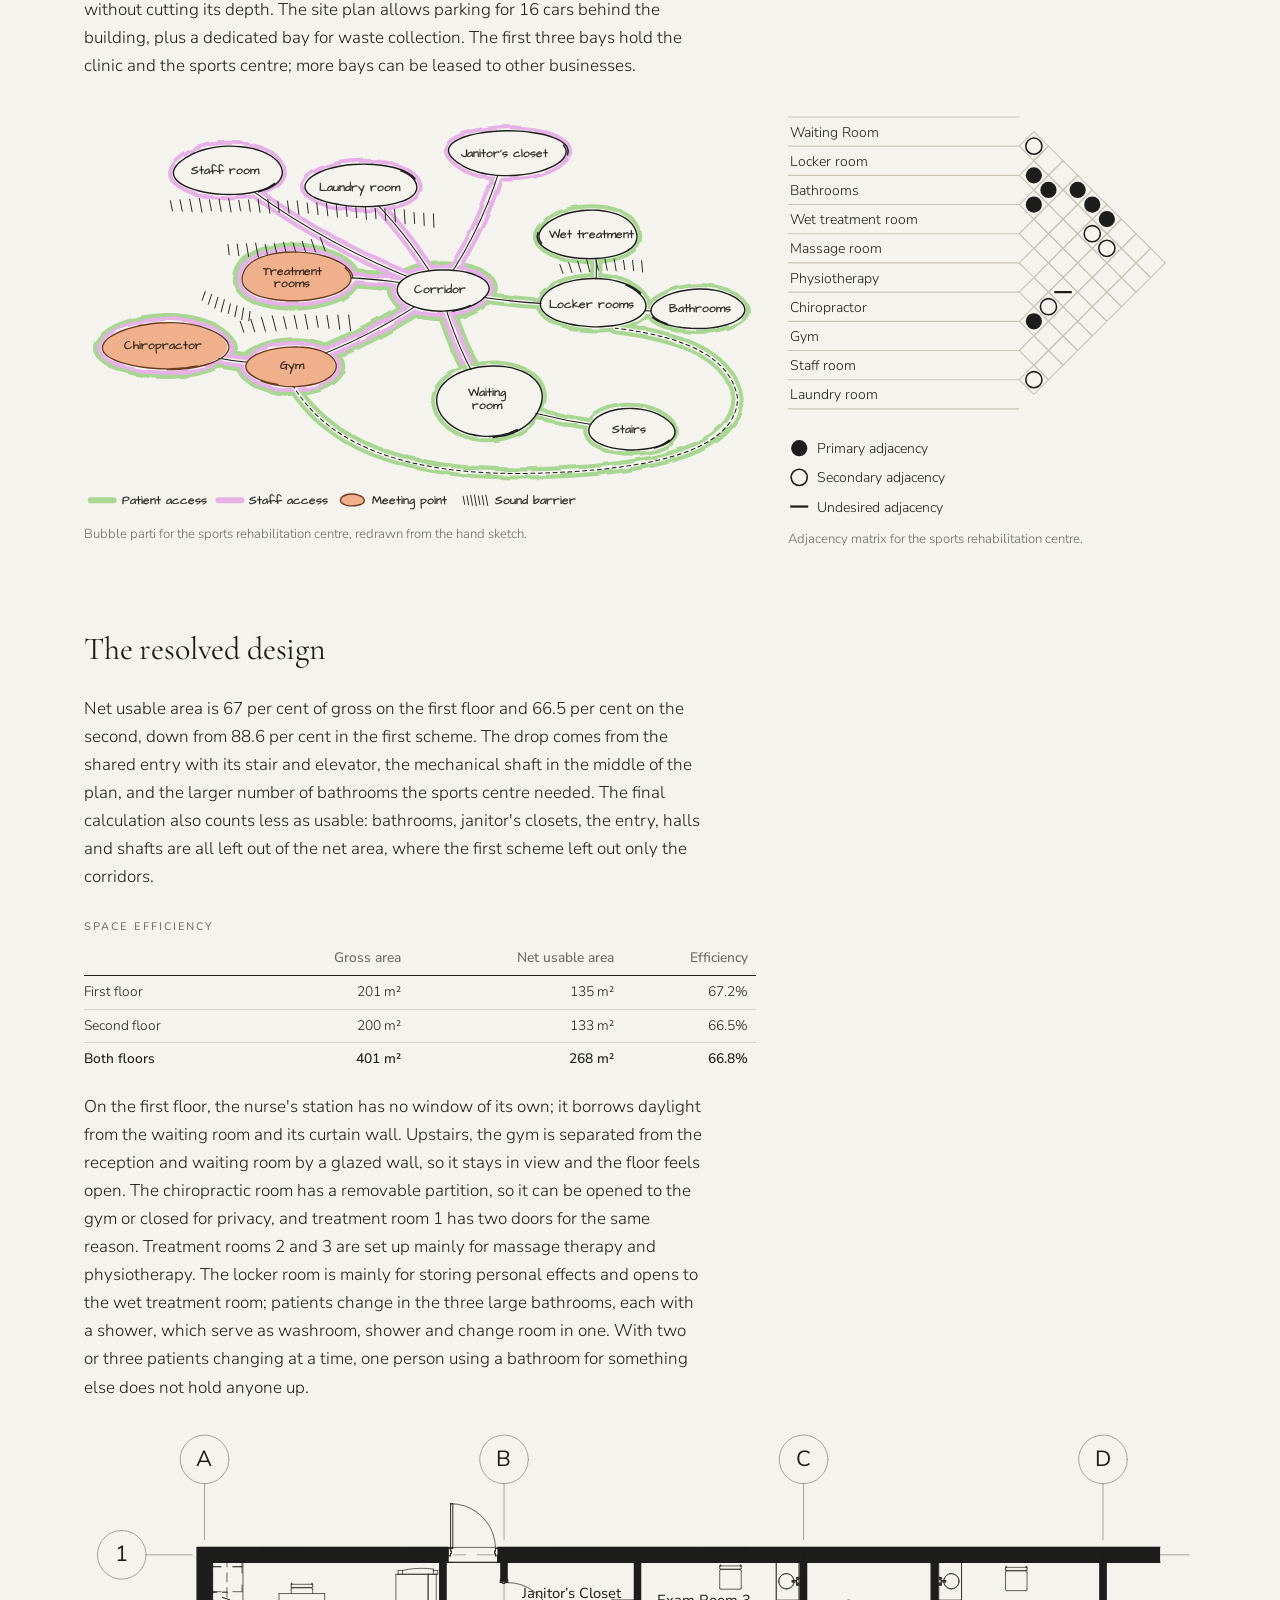
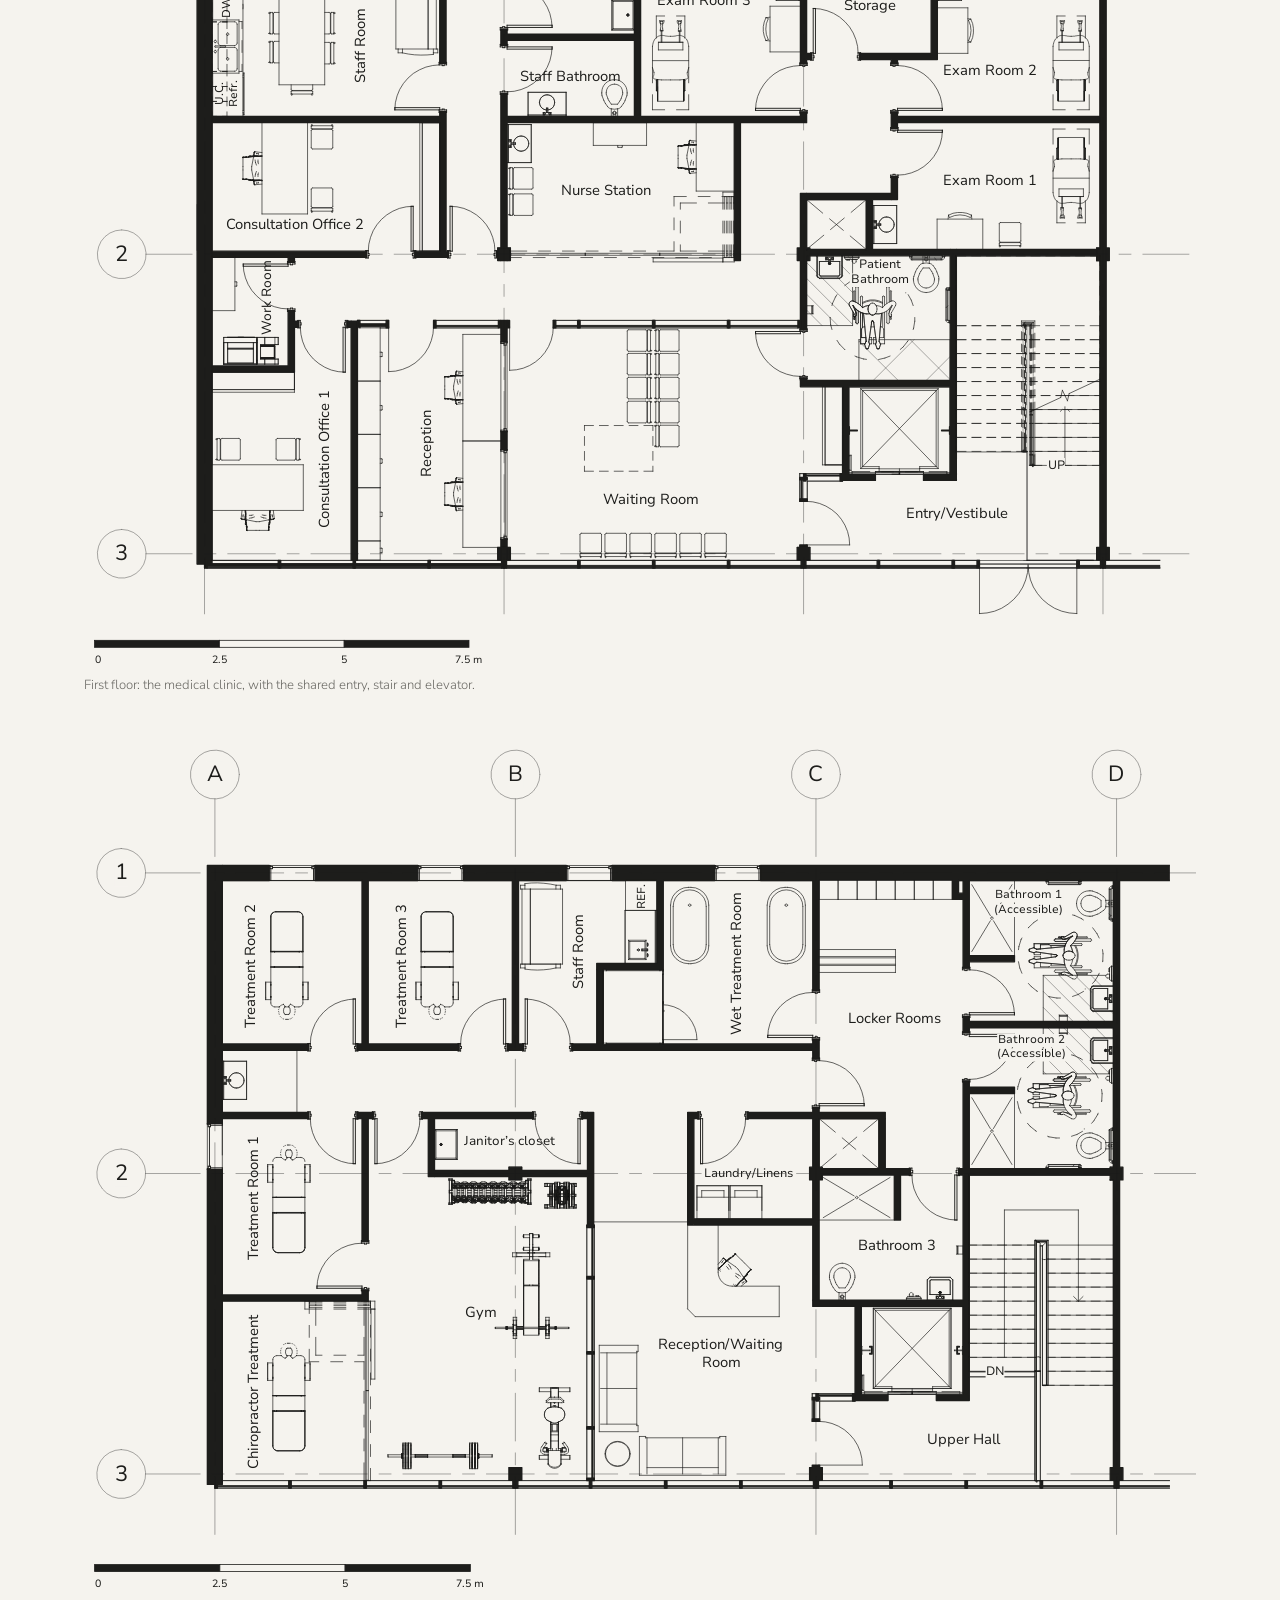
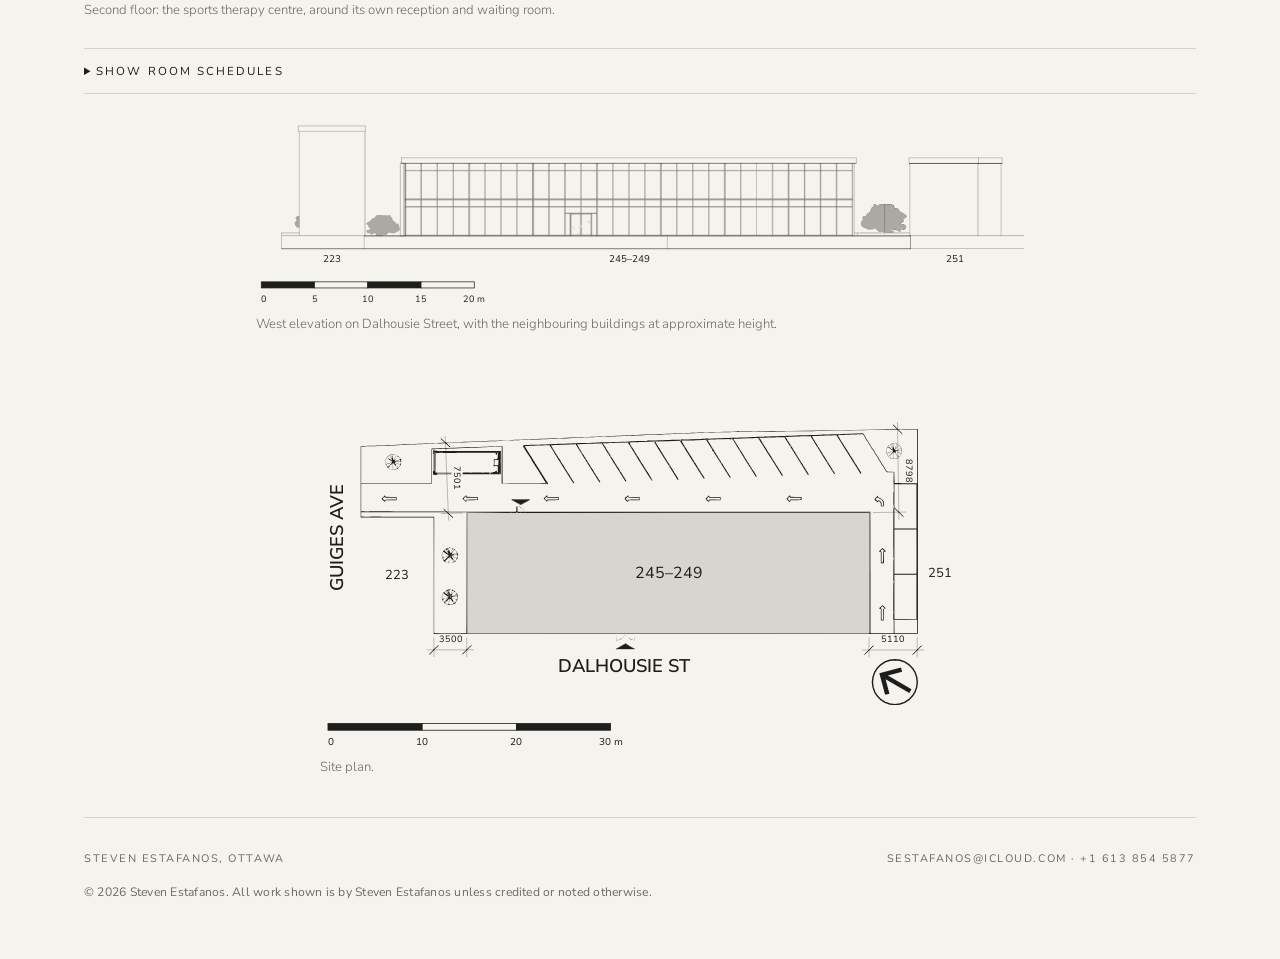
<file: design-245dal.html>
<!doctype html>
<html lang="en">
<head>
<meta charset="utf-8">
<meta name="viewport" content="width=device-width,initial-scale=1,viewport-fit=cover">
<title>Medical Clinic: 245 Dal | Steven Estafanos</title>
<meta name="description" content="Space planning for a ground-floor medical clinic at 245 Dalhousie Street, Ottawa, revised to add a sports therapy centre on a new second floor. Bubble partis, adjacency matrices, plans, elevation and site plan.">
<link rel="canonical" href="https://stevenestafanos.github.io/design-245dal.html">
<meta property="og:type" content="website">
<meta property="og:site_name" content="Steven Estafanos, Architecture Portfolio">
<meta property="og:title" content="Medical Clinic: 245 Dal | Steven Estafanos">
<meta property="og:description" content="Space planning for a ground-floor medical clinic at 245 Dalhousie Street, Ottawa, revised to add a sports therapy centre on a new second floor. Bubble partis, adjacency matrices, plans, elevation and site plan.">
<meta property="og:url" content="https://stevenestafanos.github.io/design-245dal.html">
<meta property="og:image" content="https://stevenestafanos.github.io/media/og-wordmark.jpg">
<meta property="og:image:width" content="1200">
<meta property="og:image:height" content="630">
<meta property="og:image:alt" content="Steven Estafanos, Architecture Portfolio">
<meta name="twitter:card" content="summary_large_image">
<link rel="icon" href="/favicon.ico" sizes="any">
<link rel="icon" type="image/png" sizes="32x32" href="/favicon-32.png">
<link rel="apple-touch-icon" href="/apple-touch-icon.png">
<script data-goatcounter="https://sestafanos.goatcounter.com/count" async src="//gc.zgo.at/count.js"></script>
<link rel="preconnect" href="https://fonts.googleapis.com"><link rel="preconnect" href="https://fonts.gstatic.com" crossorigin><link rel="stylesheet" href="https://fonts.googleapis.com/css2?family=Cormorant+Garamond:ital,wght@0,300;0,400;0,500;1,400&family=Nunito+Sans:opsz,wght@6..12,300;6..12,400;6..12,500;6..12,600&display=swap">
<script>(function(){var nav;try{var e=performance.getEntriesByType("navigation")[0];nav=e&&e.type;}catch(x){}try{history.scrollRestoration="manual";}catch(x){}var K="sy:"+location.pathname+location.search,back=nav==="back_forward",y=0,touched=false,st;if(back){try{y=+sessionStorage.getItem(K)||0;}catch(x){}}
function go(){if(touched)return;if(back||!location.hash){if(Math.abs(window.scrollY-y)>2)window.scrollTo(0,y);}}
["wheel","touchstart","keydown","mousedown"].forEach(function(n){addEventListener(n,function(){touched=true;},{passive:true,once:true});});
go();addEventListener("load",function(){go();if(back)[80,300,800,1600,3000].forEach(function(t){setTimeout(go,t);});});
addEventListener("pageshow",function(e){if(!e.persisted)go();});
function save(){try{sessionStorage.setItem(K,String(window.scrollY));}catch(x){}}
addEventListener("scroll",function(){clearTimeout(st);st=setTimeout(save,120);},{passive:true});addEventListener("pagehide",save);})();</script>
<link rel="stylesheet" href="css/style.css"><script src="js/protect.js"></script><script src="js/brand.js" defer></script>
<link rel="stylesheet" href="css/home.css"><link rel="stylesheet" href="css/design.css">

<link rel="stylesheet" href="https://fonts.googleapis.com/css2?family=Architects+Daughter&display=swap"><style>.dal .fig img{background:#fff}.tables{display:grid;grid-template-columns:repeat(auto-fit,minmax(min(100%,26rem),1fr));gap:28px 32px;align-items:start;margin-top:28px}.sched{width:100%;border-collapse:collapse;font-size:.86rem;font-variant-numeric:tabular-nums}.sched caption{text-align:left;font:400 .68rem/1.4 var(--body);letter-spacing:.18em;text-transform:uppercase;color:var(--mute);padding-bottom:8px}.sched th{text-align:left;font-weight:500;color:var(--mute);border-bottom:1px solid var(--ink);padding:5px 8px 5px 0}.sched td{border-bottom:1px solid var(--rule);padding:5px 8px 5px 0;vertical-align:top}.sched .n{text-align:right}.sched th,.sched td:not(:nth-child(2)){white-space:nowrap}.sched.eff td{white-space:nowrap}.eff{max-width:42rem}.sched tfoot td{border-bottom:0;border-top:1px solid var(--ink);font-weight:500}.tablewrap{overflow-x:auto}.partifig{margin:0}.partifig figcaption{color:var(--mute);font-size:.82rem;margin-top:8px}.parti{width:100%;height:auto;display:block;font-family:var(--body);font-size:16px}.parti .node{fill:var(--paper);stroke:var(--ink);stroke-width:1.2}.parti .node.meet{fill:#f1b08c;stroke:#6b3a1f}.parti .nt{fill:var(--ink)}.parti .mt{fill:#2b1a10}.parti .small{font-size:13px}.parti .halo{fill:none;stroke-width:9;stroke-linecap:round;opacity:.55}.parti .pt{stroke:#6cc04a}.parti .pv{stroke:#d97be0}.parti .edge{fill:none;stroke:var(--ink);stroke-width:1.1}.parti .edge.dash{stroke-dasharray:6 5}.pscroll{overflow-x:auto;-webkit-overflow-scrolling:touch}.pscroll .parti{min-width:640px}.parti .bar{stroke:var(--ink);stroke-width:1.1}.parti .arrowhead{fill:var(--ink)}.parti .bub{fill:none;stroke:var(--ink);stroke-width:1.3}.parti .bub{fill:none;stroke:var(--ink);stroke-width:1.3}.adjfig{margin:0}.adjfig figcaption{color:var(--mute);font-size:.82rem;margin-top:8px}.adjfig{max-width:30rem;margin-inline:auto}figure.partifig{max-width:46rem;margin-inline:auto;width:100%}figure.adjfig{max-width:30rem;margin-inline:auto}.adj{width:100%;height:auto;display:block;font-family:var(--body);font-size:12.5px}.adj text{fill:var(--ink)}.adj .rules line{stroke:var(--adjline);stroke-width:1}.adj .grid path{fill:none;stroke:var(--adjline);stroke-width:1}.adj .p{fill:var(--ink)}.adj .s{fill:var(--paper);stroke:var(--ink);stroke-width:1.4}.adj .u{stroke:var(--ink);stroke-width:2}details.schedules{margin-top:28px;border-top:1px solid var(--rule);border-bottom:1px solid var(--rule);padding:14px 0}details.schedules summary{cursor:pointer;font:400 .72rem/1.4 var(--body);letter-spacing:.18em;text-transform:uppercase;color:var(--ink)}details.schedules .tables{margin-top:18px}.note-s{color:var(--mute);font-size:.82rem;margin-top:10px}.partifig{margin:0}.partifig figcaption{color:var(--mute);font-size:.82rem;margin-top:8px}.parti{width:100%;height:auto;display:block;font-family:"Architects Daughter",var(--body);font-size:18.5px}.parti text{paint-order:stroke;stroke:currentColor;stroke-width:.35}.parti .nt{color:var(--ink)}.parti .mt{color:#2b1a10}.parti .fill{fill:var(--paper)}.parti .fill.meet{fill:#f1b08c}.parti .pen{fill:none;stroke:var(--ink);stroke-width:2.1;stroke-linecap:round;stroke-linejoin:round}.parti .pen.meet{stroke:#6b3a1f}.parti .node{fill:var(--paper);stroke:var(--ink);stroke-width:1.2}.parti .node.meet{fill:#f1b08c;stroke:#6b3a1f}.parti .nt{fill:var(--ink)}.parti .mt{fill:#2b1a10}.parti .small{font-size:13px}.parti .halo{fill:none;stroke-width:9;stroke-linecap:round;opacity:.55}.parti .pt{stroke:#6cc04a}.parti .pv{stroke:#d97be0}.parti .hull{opacity:.55}.parti .hf{stroke:none}.parti .hf.pt{fill:#6cc04a}.parti .hf.pv{fill:#d97be0}.parti .hf.ko{fill:var(--paper)}.parti .hs{fill:none;stroke-linecap:round}.parti .hs.ko{stroke:var(--paper)}.parti .edge{fill:none;stroke:var(--ink);stroke-width:1.5;stroke-linecap:round}.parti .edge.dash{stroke-dasharray:6 5}.pscroll{overflow-x:auto;-webkit-overflow-scrolling:touch}.pscroll .parti{min-width:640px}.parti .bar{stroke:var(--ink);stroke-width:1.4;stroke-linecap:round}.parti .arrowhead{fill:var(--ink)}.parti .bub{fill:none;stroke:var(--ink);stroke-width:1.3}.pair{display:grid;grid-template-columns:minmax(0,1.65fr) minmax(0,1fr);gap:32px;align-items:center;margin:28px 0}.pair figure.partifig,.pair .adjfig{max-width:none;margin:0}@media (max-width:860px){.pair{grid-template-columns:1fr}.pair .adjfig{max-width:30rem;margin-inline:auto}}.parti .edge.win{stroke-dasharray:1 5}.parti .wg{fill:var(--paper);stroke:var(--ink);stroke-width:1.4}.parti .wgl{stroke:var(--ink);stroke-width:1}:root{--adjline:#c9c4b8}@media (prefers-color-scheme:dark){:root:not([data-theme="light"]){--adjline:#77736b}}:root[data-theme="dark"]{--adjline:#77736b}.dwg{width:100%;height:auto;display:block;font-family:var(--body)}.dwg .fk{fill:var(--ink)}.dwg .fw{fill:var(--paper)}.dwg .fg{fill:var(--ink);fill-opacity:.35}.dwg .k,.dwg .g,.dwg .w{fill:none;stroke-linecap:round;stroke-linejoin:round}.dwg .k{stroke:var(--ink)}.dwg .g{stroke:var(--ink);stroke-opacity:.55}.dwg .w{stroke:var(--paper)}.dwg .tx text{fill:var(--ink);text-anchor:middle;dominant-baseline:central}.dwg .bk{fill:var(--ink);stroke:var(--ink);stroke-width:.6}.dwg .bw{fill:var(--paper);stroke:var(--ink);stroke-width:.6}.dwg .sb .bl{fill:var(--ink);font-size:7.5px;dominant-baseline:auto}.dwgslot{display:block;width:100%}.dwgfig button{background:none}</style>
<div class="wrap">
  <header class="top">
    <a class="name" href="index.html" aria-label="Steven Estafanos, Architecture Portfolio: home"><span>Steven Estafanos</span><small>Architecture Portfolio</small></a>
    <nav aria-label="Sections"><a href="index.html#design" aria-current="page">Design Projects</a><a href="index.html#drawings">Working Drawings</a><a href="index.html#ostinato">Ostinato</a><a href="index.html#photography">Photography</a><a href="index.html#sketches">Sketches</a><a href="resume.html">Résumé</a><a href="index.html#contact">Contact</a></nav>
  </header>
  <main class="dproj dal">
    <a class="crumb" href="index.html">&larr; Home</a>
    <p class="eyebrow" style="margin-top:28px">Design Studio, Fall 2024</p>
    <h1>Medical Clinic</h1>
    <p class="concept">245 Dal</p>
    <p class="lede">A neighbourhood medical clinic on Dalhousie Street in Ottawa's ByWard Market, planned to lease as little space as possible, then reworked to share its entry with a sports therapy centre on a new second floor.</p>
    <figure class="hero-fig fig"><button type="button" data-full="media/design/dal/perspective-hero.jpg" aria-label="Enlarge: Shaded line perspective of a two-storey building with a full-height glass curtain wall, showing the clinic waiting room, the stair and the upper floor behind the glass"><img src="media/design/dal/perspective-hero.jpg" alt="Shaded line perspective of a two-storey building with a full-height glass curtain wall, showing the clinic waiting room, the stair and the upper floor behind the glass" width="2200" height="1620"></button></figure>

    <div class="topinfo">
    <dl class="facts">
      <div><dt>Brief</dt><dd>Medical clinic for two doctors at 245 Dalhousie Street, Ottawa, then a second floor for a separate business</dd></div>
      <div><dt>Base building</dt><dd>New building, about 12 m deep, with a continuous curtain wall on the street and a service lane at the back</dd></div>
      <div><dt>Programme</dt><dd>Clinic: reception, waiting for 12, nurse's station, three exam rooms, two consulting offices, staff and work rooms. Second floor: sports therapy centre</dd></div>
      <div><dt>Area</dt><dd>First floor 201 m² gross, 135 m² net usable; second floor 200 m² gross, 133 m² net usable</dd></div>
    </dl>
    <section class="tools" aria-labelledby="sw"><h2 id="sw">Software and media</h2><dl><dt>Plans, site plan, elevation and 3D views</dt><dd>Revit</dd><dt>Area and efficiency calculations</dt><dd>Excel</dd><dt>Bubble partis</dt><dd>Hand sketches, redrawn by Claude (AI)</dd><dt>Adjacency matrices</dt><dd>Redrawn from Revit by Claude (AI)</dd><dt>Elevation and site plan</dt><dd>Traced from Revit by Claude (AI)</dd></dl></section>
    </div>

    <h2>The brief</h2>
    <p>Two doctors want a new office in the ByWard Market, serving appointments and walk-in patients from the neighbourhood. Rent is expensive, so they want to lease the least space that still gives a well-run office, with a relaxed atmosphere that eases the anxiety of a medical visit.</p>
    <p>The receptionist controls the movement of patients. Exam rooms and consulting offices need acoustic privacy, the doctors want to come and go without crossing the waiting room, and every area has to be barrier free.</p>

    <h2>Sorting the rooms</h2>
    <p>The bubble parti separates patient access from staff access, marks the meeting points where the two cross (reception, the nurse's station, the exam and consulting rooms) and places sound barriers around the rooms that need privacy. The adjacency matrix records which rooms have to sit next to each other and which should not.</p>
    <div class="pair"><figure class="partifig"><div class="pscroll"><svg class="parti" viewBox="-10 -25 1000 655" role="img" aria-label="Bubble parti for the clinic" xmlns="http://www.w3.org/2000/svg"><defs><filter id="mk" x="-5%" y="-5%" width="110%" height="110%"><feTurbulence type="fractalNoise" baseFrequency=".035" numOctaves="2" seed="4"/><feDisplacementMap in="SourceGraphic" scale="6"/></filter><marker id="arw" viewBox="0 0 10 10" refX="9" refY="5" markerWidth="7" markerHeight="7" orient="auto-start-reverse"><path d="M0 0L10 5L0 10z" class="arrowhead"/></marker></defs><g class="hull" filter="url(#mk)"><path class="hs pt" d="M500 395Q535 450 590 485" stroke-width="30"/><path class="hs pt" d="M500 395Q684 412 688 228" stroke-width="30"/><path class="hf pt" d="M599.8 401.4C598.8 404.9 597.0 408.2 594.8 411.5C592.7 414.7 590.0 417.9 586.8 420.8C583.6 423.8 579.9 426.7 575.6 429.3C571.3 431.9 566.4 434.4 560.9 436.5C555.3 438.7 549.1 440.6 542.4 442.0C535.7 443.5 528.3 444.6 520.7 445.3C513.1 446.0 504.9 446.2 496.7 446.0C488.6 445.8 480.1 445.1 471.8 444.0C463.6 442.9 455.2 441.3 447.4 439.4C439.5 437.4 431.7 435.0 424.7 432.3C417.7 429.5 410.9 426.4 405.3 423.0C399.7 419.6 394.6 415.7 390.9 411.9C387.1 408.0 384.3 403.8 382.9 399.7C381.5 395.6 381.4 391.4 382.4 387.5C383.4 383.5 385.8 379.6 389.0 376.1C392.2 372.5 396.6 369.2 401.5 366.2C406.3 363.3 412.0 360.6 417.9 358.3C423.8 355.9 430.2 353.9 436.8 352.2C443.4 350.4 450.3 348.9 457.4 347.8C464.5 346.6 471.9 345.6 479.5 345.1C487.1 344.5 495.2 344.2 503.2 344.4C511.3 344.6 519.8 345.2 527.9 346.3C536.0 347.5 544.4 349.1 551.8 351.2C559.3 353.3 566.5 355.9 572.6 358.8C578.7 361.7 584.1 365.1 588.3 368.6C592.4 372.0 595.5 375.8 597.7 379.5C599.8 383.2 600.8 387.0 601.2 390.6C601.5 394.3 600.9 397.9 599.8 401.4Z"/><path class="hf pt" d="M685.1 474.4C685.8 477.9 685.4 481.6 684.3 485.3C683.1 488.9 680.9 492.7 678.0 496.2C675.2 499.7 671.5 503.2 667.3 506.5C663.1 509.7 658.1 512.8 652.8 515.6C647.5 518.4 641.6 521.0 635.5 523.2C629.4 525.4 622.7 527.3 616.0 528.8C609.3 530.4 602.2 531.6 595.3 532.3C588.4 533.0 581.2 533.3 574.4 533.2C567.6 533.1 560.9 532.6 554.6 531.7C548.3 530.8 542.2 529.5 536.7 527.9C531.2 526.3 526.0 524.3 521.4 522.1C516.8 519.9 512.6 517.3 509.1 514.6C505.5 511.9 502.5 508.8 500.2 505.7C498.0 502.5 496.4 499.0 495.7 495.5C495.1 492.0 495.2 488.3 496.4 484.7C497.6 481.1 499.8 477.3 502.8 473.9C505.8 470.4 510.0 466.9 514.6 463.9C519.2 460.9 524.8 458.1 530.5 455.7C536.1 453.3 542.4 451.3 548.6 449.6C554.7 447.9 561.0 446.7 567.2 445.7C573.3 444.6 579.4 444.0 585.4 443.5C591.3 443.0 597.2 442.8 603.1 442.8C609.0 442.7 614.8 442.9 620.7 443.3C626.6 443.8 632.6 444.4 638.3 445.4C644.0 446.5 649.9 447.8 655.1 449.5C660.3 451.2 665.5 453.3 669.6 455.8C673.8 458.3 677.5 461.2 680.0 464.3C682.6 467.4 684.4 470.9 685.1 474.4Z"/><path class="hf pt" d="M807.0 238.6C806.6 242.3 804.9 246.0 802.3 249.4C799.6 252.8 795.6 256.0 791.0 258.8C786.4 261.6 780.6 264.2 774.6 266.3C768.6 268.5 761.8 270.4 754.8 271.9C747.9 273.5 740.5 274.7 732.9 275.7C725.3 276.7 717.5 277.5 709.2 277.9C701.0 278.3 692.4 278.5 683.5 278.2C674.6 278.0 665.2 277.4 655.9 276.3C646.5 275.2 636.7 273.7 627.5 271.6C618.3 269.5 608.9 266.9 600.8 263.9C592.7 260.8 585.0 257.2 578.9 253.5C572.9 249.7 567.8 245.5 564.4 241.4C561.0 237.2 559.1 232.9 558.4 228.7C557.8 224.6 558.8 220.5 560.5 216.6C562.3 212.8 565.5 209.2 569.1 205.8C572.8 202.5 577.5 199.4 582.6 196.6C587.6 193.8 593.4 191.2 599.6 189.0C605.7 186.8 612.5 184.8 619.6 183.2C626.7 181.7 634.3 180.4 642.2 179.5C650.1 178.7 658.4 178.2 666.8 178.2C675.1 178.1 683.9 178.5 692.3 179.3C700.8 180.1 709.4 181.3 717.6 182.8C725.8 184.4 733.9 186.3 741.4 188.5C749.0 190.8 756.3 193.3 762.9 196.1C769.6 198.9 775.9 202.0 781.4 205.3C786.8 208.6 791.8 212.2 795.7 215.8C799.5 219.4 802.7 223.3 804.6 227.1C806.5 230.9 807.4 234.9 807.0 238.6Z"/><path class="hs pt" d="M95 445Q159 405 205 345" stroke-width="18"/><path class="hs pt" d="M250 455Q240 395 205 345" stroke-width="18"/><path class="hs pt" d="M205 345Q350 384 500 395" stroke-width="18"/><path class="hs pv" d="M345 245Q545 135 770 100" stroke-width="18"/><path class="hs pv" d="M405 316Q484 330 562 316" stroke-width="18"/><path class="hs pv" d="M562 316Q520 347 500 395" stroke-width="18"/><path class="hs pv" d="M500 395Q535 450 590 485" stroke-width="18"/><path class="hs pv" d="M500 395Q684 412 688 228" stroke-width="18"/><path class="hs pv" d="M500 395Q904 494 770 100" stroke-width="18"/><path class="hs pv" d="M688 228Q741 172 770 100" stroke-width="18"/><path class="hs pv" d="M770 100Q658 79 545 85" stroke-width="18"/><path class="hs pv" d="M770 100Q723 53 660 30" stroke-width="18"/><path class="hs pv" d="M770 100Q843 85 905 45" stroke-width="18"/><path class="hf pt" d="M170.7 439.3C171.4 442.8 171.5 446.5 171.0 450.2C170.5 453.8 169.3 457.5 167.5 461.1C165.7 464.7 163.2 468.3 160.1 471.7C157.0 475.0 153.3 478.3 149.0 481.2C144.7 484.1 139.7 486.8 134.4 489.0C129.1 491.2 123.2 493.0 117.3 494.3C111.4 495.5 105.0 496.3 98.9 496.6C92.8 496.8 86.5 496.5 80.7 495.9C74.9 495.2 69.2 494.0 63.9 492.5C58.7 491.0 53.8 489.1 49.2 487.0C44.6 485.0 40.4 482.6 36.5 480.1C32.6 477.5 29.0 474.7 25.8 471.8C22.6 468.8 19.7 465.5 17.4 462.1C15.2 458.7 13.2 455.0 12.3 451.2C11.3 447.4 11.0 443.4 11.6 439.4C12.3 435.5 13.9 431.4 16.4 427.6C18.9 423.9 22.4 420.2 26.5 417.0C30.5 413.9 35.6 411.0 40.8 408.6C45.9 406.3 51.8 404.4 57.5 403.0C63.2 401.5 69.1 400.6 74.8 400.0C80.5 399.4 86.1 399.3 91.6 399.4C97.0 399.4 102.3 399.8 107.4 400.4C112.5 401.0 117.4 401.9 122.2 403.0C127.0 404.0 131.7 405.4 136.1 407.0C140.5 408.6 144.8 410.5 148.6 412.7C152.4 414.9 156.1 417.4 159.1 420.1C162.1 422.9 164.7 425.9 166.6 429.1C168.6 432.3 170.0 435.8 170.7 439.3Z"/><path class="hf pt" d="M327.8 448.5C328.6 452.0 328.7 455.7 327.9 459.2C327.1 462.7 325.4 466.4 322.9 469.8C320.4 473.1 316.9 476.4 313.1 479.2C309.2 482.0 304.4 484.5 299.6 486.6C294.9 488.7 289.5 490.3 284.4 491.7C279.2 493.0 273.8 493.9 268.7 494.6C263.5 495.3 258.4 495.6 253.4 495.7C248.4 495.8 243.5 495.7 238.7 495.3C233.9 495.0 229.1 494.4 224.5 493.6C219.9 492.8 215.4 491.7 211.1 490.3C206.8 489.0 202.6 487.3 198.8 485.4C195.1 483.4 191.6 481.2 188.6 478.7C185.7 476.2 183.1 473.4 181.2 470.4C179.3 467.5 177.9 464.3 177.1 461.0C176.4 457.8 176.2 454.4 176.7 451.0C177.1 447.6 178.2 444.1 179.9 440.8C181.7 437.4 184.0 434.0 187.0 430.9C190.0 427.7 193.7 424.7 197.9 422.0C202.1 419.3 206.9 416.8 212.1 414.8C217.2 412.9 222.9 411.2 228.6 410.1C234.3 409.0 240.3 408.3 246.1 408.1C251.9 407.9 257.7 408.2 263.2 408.8C268.7 409.4 273.9 410.5 278.9 411.8C283.8 413.1 288.4 414.7 292.7 416.5C297.1 418.3 301.1 420.4 304.8 422.6C308.6 424.9 312.1 427.3 315.1 430.0C318.2 432.6 321.0 435.6 323.1 438.6C325.3 441.7 327.0 445.1 327.8 448.5Z"/><path class="hf pt" d="M295.4 337.3C296.4 341.8 296.5 346.7 295.8 351.4C295.0 356.2 293.3 361.0 290.9 365.6C288.5 370.2 285.2 374.7 281.3 378.9C277.4 383.0 272.7 387.0 267.6 390.4C262.4 393.9 256.6 397.1 250.5 399.6C244.4 402.2 237.7 404.3 231.1 405.8C224.4 407.3 217.3 408.3 210.4 408.6C203.6 408.9 196.6 408.5 190.1 407.7C183.6 406.8 177.2 405.3 171.3 403.5C165.4 401.7 159.9 399.2 154.9 396.6C149.9 394.0 145.3 391.0 141.2 387.7C137.1 384.5 133.4 381.0 130.1 377.3C126.9 373.6 124.0 369.7 121.7 365.6C119.5 361.4 117.7 357.0 116.8 352.6C115.8 348.1 115.5 343.3 116.2 338.7C116.9 334.1 118.5 329.2 121.0 324.8C123.5 320.4 127.1 316.0 131.3 312.2C135.5 308.5 140.8 305.0 146.2 302.2C151.6 299.4 157.8 297.1 163.9 295.4C169.9 293.7 176.3 292.6 182.4 291.8C188.4 291.1 194.5 290.9 200.4 290.9C206.2 290.9 211.9 291.3 217.5 291.8C223.1 292.4 228.6 293.1 234.0 294.2C239.5 295.2 244.9 296.5 250.2 298.2C255.5 299.8 260.8 301.8 265.7 304.2C270.5 306.7 275.3 309.6 279.3 312.9C283.3 316.2 287.0 320.0 289.7 324.1C292.3 328.2 294.3 332.7 295.4 337.3Z"/><path class="hf pv" d="M430.5 241.3C431.4 244.2 432.2 247.1 432.1 250.1C431.9 253.1 431.4 256.3 429.7 259.4C428.1 262.4 425.7 265.6 422.2 268.5C418.7 271.4 414.1 274.3 408.8 276.7C403.6 279.2 397.2 281.4 390.6 283.1C384.0 284.9 376.5 286.2 369.2 287.1C361.9 288.0 354.2 288.4 346.9 288.5C339.5 288.6 332.2 288.2 325.3 287.6C318.3 287.0 311.6 286.0 305.2 284.8C298.9 283.6 292.8 282.2 287.0 280.5C281.3 278.8 275.8 276.9 270.9 274.7C266.0 272.6 261.3 270.2 257.5 267.5C253.6 264.9 250.2 262.0 247.9 259.0C245.5 255.9 243.9 252.6 243.3 249.3C242.7 246.1 243.1 242.6 244.5 239.3C245.8 235.9 248.2 232.5 251.3 229.4C254.5 226.2 258.7 223.1 263.4 220.3C268.1 217.5 273.7 214.9 279.6 212.6C285.6 210.3 292.2 208.3 299.1 206.6C305.9 205.0 313.4 203.6 320.7 202.7C328.1 201.9 335.8 201.4 343.1 201.3C350.5 201.2 358.0 201.6 364.8 202.4C371.6 203.2 378.1 204.4 384.0 205.9C389.8 207.4 395.0 209.3 399.6 211.3C404.2 213.3 408.1 215.6 411.5 218.0C414.9 220.3 417.6 222.8 420.1 225.3C422.6 227.8 424.6 230.4 426.3 233.1C428.0 235.8 429.5 238.5 430.5 241.3Z"/><path class="hf pv" d="M490.7 305.7C491.4 309.0 491.1 312.5 489.8 315.9C488.6 319.3 486.1 322.8 483.1 326.0C480.1 329.2 476.1 332.3 471.8 335.0C467.5 337.7 462.5 340.2 457.6 342.4C452.6 344.5 447.2 346.4 441.9 348.0C436.7 349.6 431.2 350.9 425.8 352.0C420.5 353.1 415.0 353.9 409.6 354.5C404.2 355.1 398.8 355.4 393.4 355.5C388.1 355.5 382.7 355.3 377.6 354.7C372.5 354.1 367.5 353.2 362.9 352.0C358.4 350.8 354.1 349.2 350.3 347.3C346.6 345.5 343.3 343.3 340.7 341.0C338.0 338.6 335.9 336.0 334.4 333.3C332.9 330.6 332.0 327.7 331.6 324.8C331.3 321.9 331.6 318.9 332.4 315.9C333.3 313.0 334.7 309.9 336.7 307.0C338.7 304.1 341.4 301.2 344.5 298.5C347.6 295.9 351.4 293.3 355.6 291.0C359.7 288.7 364.4 286.6 369.2 284.9C374.0 283.1 379.3 281.7 384.5 280.5C389.7 279.4 395.1 278.6 400.4 278.0C405.7 277.4 411.1 277.1 416.4 277.1C421.7 277.0 426.9 277.2 432.1 277.6C437.3 278.0 442.6 278.7 447.6 279.6C452.7 280.5 457.8 281.7 462.5 283.2C467.2 284.7 471.8 286.6 475.7 288.8C479.6 291.0 483.2 293.6 485.7 296.4C488.2 299.2 490.0 302.4 490.7 305.7Z"/><path class="hf pv" d="M639.2 312.9C639.5 315.8 639.3 318.9 638.5 321.9C637.7 324.9 636.5 327.9 634.5 330.9C632.6 333.8 630.0 336.7 626.7 339.4C623.4 342.1 619.2 344.7 614.7 346.8C610.1 349.0 604.6 350.9 599.1 352.4C593.6 353.8 587.4 354.8 581.5 355.4C575.5 355.9 569.3 356.0 563.6 355.8C557.9 355.6 552.3 354.8 547.1 354.0C541.9 353.1 537.1 351.8 532.6 350.5C528.1 349.2 524.0 347.6 520.1 346.0C516.2 344.3 512.6 342.5 509.2 340.6C505.8 338.7 502.5 336.6 499.7 334.4C496.8 332.2 494.1 329.8 492.0 327.2C489.9 324.6 488.1 321.9 487.1 319.0C486.2 316.2 485.7 313.2 486.1 310.2C486.6 307.2 487.7 304.1 489.6 301.2C491.5 298.3 494.3 295.3 497.6 292.7C500.9 290.0 504.9 287.4 509.4 285.2C513.9 282.9 519.0 280.9 524.4 279.2C529.8 277.5 535.7 276.1 541.7 275.1C547.6 274.0 554.0 273.3 560.3 273.0C566.5 272.8 573.0 272.9 579.0 273.4C585.1 273.9 591.2 274.9 596.7 276.1C602.1 277.4 607.3 279.2 611.8 281.1C616.4 283.0 620.4 285.4 623.7 287.8C627.1 290.2 629.8 292.9 632.1 295.6C634.3 298.3 635.9 301.2 637.1 304.1C638.3 306.9 639.0 309.9 639.2 312.9Z"/><path class="hf pv" d="M593.8 401.0C592.8 404.0 591.1 407.0 589.1 409.8C587.0 412.6 584.5 415.3 581.6 417.9C578.6 420.5 575.2 423.0 571.2 425.3C567.2 427.5 562.6 429.7 557.4 431.6C552.3 433.5 546.4 435.2 540.2 436.5C533.9 437.8 526.9 438.8 519.7 439.4C512.6 440.0 504.8 440.2 497.1 440.0C489.4 439.8 481.4 439.2 473.6 438.3C465.8 437.3 457.8 435.9 450.3 434.2C442.9 432.4 435.4 430.3 428.7 427.8C422.0 425.4 415.6 422.6 410.2 419.5C404.8 416.5 400.0 413.1 396.4 409.6C392.9 406.2 390.2 402.4 388.9 398.8C387.5 395.1 387.4 391.3 388.4 387.8C389.4 384.3 391.7 380.9 394.8 377.8C397.8 374.7 402.1 371.7 406.7 369.2C411.3 366.6 416.8 364.3 422.4 362.3C428.0 360.3 434.0 358.6 440.3 357.1C446.5 355.6 452.9 354.3 459.6 353.3C466.3 352.3 473.3 351.5 480.5 351.0C487.7 350.5 495.2 350.2 502.9 350.4C510.5 350.6 518.5 351.1 526.2 352.1C533.9 353.1 541.8 354.6 548.9 356.4C555.9 358.3 562.8 360.6 568.6 363.2C574.3 365.8 579.4 368.9 583.3 372.0C587.3 375.1 590.2 378.5 592.1 381.7C594.1 385.0 595.0 388.4 595.2 391.6C595.5 394.8 594.9 398.0 593.8 401.0Z"/><path class="hf pv" d="M679.1 475.0C679.8 478.1 679.4 481.4 678.3 484.6C677.2 487.8 675.1 491.1 672.4 494.2C669.7 497.3 666.1 500.4 662.2 503.3C658.2 506.1 653.6 508.9 648.6 511.3C643.6 513.8 638.1 516.1 632.3 518.1C626.6 520.1 620.3 521.8 614.0 523.2C607.8 524.6 601.1 525.6 594.6 526.3C588.1 527.0 581.4 527.3 575.1 527.3C568.8 527.2 562.4 526.8 556.6 526.1C550.7 525.3 545.1 524.2 539.9 522.8C534.7 521.5 529.9 519.8 525.6 517.9C521.4 516.0 517.4 513.8 514.2 511.4C510.9 509.1 508.0 506.4 505.9 503.7C503.8 500.9 502.3 497.9 501.7 494.9C501.1 491.8 501.2 488.5 502.3 485.4C503.5 482.2 505.6 478.9 508.4 475.8C511.3 472.8 515.3 469.8 519.7 467.1C524.0 464.4 529.4 462.0 534.7 459.9C540.0 457.8 546.0 456.1 551.7 454.7C557.5 453.2 563.4 452.2 569.1 451.3C574.9 450.4 580.5 449.9 586.0 449.5C591.6 449.0 597.0 448.8 602.4 448.7C607.8 448.7 613.3 448.7 618.7 449.0C624.2 449.3 629.7 449.7 635.1 450.5C640.4 451.3 646.0 452.3 650.9 453.7C655.8 455.2 660.6 456.9 664.5 459.0C668.5 461.1 672.0 463.6 674.4 466.3C676.8 468.9 678.5 472.0 679.1 475.0Z"/><path class="hf pv" d="M801.0 238.1C800.6 241.3 799.1 244.6 796.5 247.6C794.0 250.5 790.2 253.3 785.8 255.7C781.4 258.2 776.0 260.3 770.2 262.2C764.5 264.1 758.1 265.6 751.5 266.9C745.0 268.2 738.0 269.3 730.8 270.1C723.6 270.9 716.2 271.6 708.4 271.9C700.6 272.3 692.5 272.5 684.1 272.3C675.6 272.0 666.6 271.6 657.7 270.6C648.8 269.6 639.3 268.3 630.5 266.4C621.8 264.6 612.7 262.2 604.9 259.5C597.2 256.8 589.7 253.5 583.9 250.2C578.1 246.8 573.3 243.0 570.0 239.3C566.8 235.5 565.0 231.6 564.4 227.9C563.8 224.2 564.8 220.6 566.5 217.2C568.3 213.8 571.3 210.6 574.9 207.7C578.4 204.7 582.9 202.1 587.7 199.6C592.6 197.2 598.1 195.0 603.9 193.1C609.8 191.2 616.2 189.6 622.9 188.2C629.6 186.9 636.9 185.8 644.3 185.2C651.8 184.5 659.7 184.1 667.6 184.1C675.5 184.1 683.8 184.5 691.8 185.3C699.8 186.0 708.0 187.1 715.7 188.5C723.5 189.9 731.2 191.7 738.3 193.7C745.5 195.7 752.5 198.0 758.8 200.5C765.1 203.0 771.1 205.7 776.3 208.6C781.6 211.5 786.3 214.7 790.0 217.9C793.8 221.1 796.8 224.6 798.7 227.9C800.5 231.3 801.3 234.8 801.0 238.1Z"/><path class="hf pv" d="M877.2 102.5C876.1 106.2 873.9 109.8 871.3 113.2C868.7 116.6 865.4 119.9 861.8 123.0C858.1 126.1 854.0 129.1 849.4 131.8C844.8 134.6 839.7 137.3 834.0 139.7C828.3 142.0 822.1 144.3 815.3 146.0C808.4 147.8 800.9 149.3 793.1 150.2C785.4 151.1 776.9 151.6 768.8 151.4C760.7 151.2 752.2 150.5 744.5 149.3C736.8 148.0 729.2 146.1 722.6 144.0C716.0 141.8 710.0 139.1 704.9 136.3C699.8 133.6 695.6 130.4 692.0 127.3C688.4 124.2 685.8 120.9 683.5 117.6C681.2 114.4 679.7 111.1 678.5 107.8C677.3 104.5 676.6 101.2 676.5 97.8C676.3 94.5 676.6 91.2 677.7 87.9C678.7 84.6 680.3 81.2 682.8 78.0C685.3 74.9 688.5 71.7 692.5 68.8C696.5 66.0 701.3 63.2 706.8 60.8C712.3 58.4 718.6 56.3 725.4 54.5C732.1 52.8 739.5 51.4 747.2 50.4C754.8 49.4 763.0 48.8 771.2 48.7C779.4 48.5 787.9 48.8 796.2 49.6C804.5 50.3 813.0 51.6 820.8 53.2C828.6 54.9 836.4 57.1 843.1 59.7C849.8 62.3 856.0 65.4 861.0 68.7C866.0 72.0 870.1 75.7 873.0 79.4C875.9 83.2 877.5 87.2 878.2 91.0C878.9 94.9 878.4 98.8 877.2 102.5Z"/><path class="hf pv" d="M611.7 83.9C612.2 86.4 612.2 89.0 611.5 91.5C610.9 94.1 609.7 96.7 608.0 99.1C606.2 101.6 603.9 104.0 601.0 106.3C598.2 108.6 594.8 110.8 591.0 112.7C587.2 114.7 582.8 116.5 578.1 118.0C573.4 119.6 568.1 120.9 562.7 121.9C557.3 122.8 551.4 123.5 545.7 123.7C539.9 124.0 533.8 123.8 528.1 123.3C522.4 122.7 516.7 121.8 511.6 120.5C506.5 119.2 501.7 117.4 497.6 115.6C493.6 113.7 490.1 111.4 487.2 109.1C484.3 106.8 482.1 104.3 480.3 101.7C478.5 99.2 477.3 96.6 476.5 94.0C475.7 91.4 475.3 88.8 475.2 86.2C475.2 83.6 475.5 80.9 476.3 78.3C477.0 75.7 478.2 73.0 480.0 70.5C481.8 68.0 484.1 65.4 487.1 63.1C490.0 60.8 493.7 58.5 497.8 56.7C502.0 54.8 506.8 53.2 511.9 51.9C516.9 50.7 522.5 49.8 527.9 49.3C533.3 48.8 539.1 48.8 544.4 49.0C549.7 49.2 555.0 49.9 559.9 50.7C564.7 51.6 569.3 52.7 573.6 54.0C577.8 55.3 581.7 56.8 585.3 58.4C588.8 60.0 592.1 61.8 595.1 63.7C598.0 65.6 600.7 67.6 603.0 69.8C605.3 71.9 607.3 74.2 608.7 76.5C610.2 78.9 611.3 81.4 611.7 83.9Z"/><path class="hf pv" d="M759.5 41.7C758.8 44.5 757.2 47.3 754.9 49.7C752.5 52.2 749.3 54.6 745.4 56.6C741.5 58.6 736.8 60.4 731.7 61.8C726.6 63.2 720.7 64.4 714.6 65.1C708.6 65.9 702.0 66.4 695.5 66.5C688.9 66.6 682.1 66.4 675.5 65.9C669.0 65.4 662.4 64.7 656.0 63.7C649.7 62.8 643.5 61.6 637.5 60.2C631.5 58.9 625.7 57.3 620.1 55.7C614.5 54.0 608.9 52.1 603.8 50.1C598.6 48.0 593.5 45.8 589.0 43.4C584.6 41.0 580.3 38.4 577.0 35.7C573.8 33.1 571.0 30.2 569.5 27.4C567.9 24.6 567.2 21.7 567.6 19.1C568.0 16.5 569.6 13.8 571.9 11.6C574.2 9.3 577.7 7.2 581.5 5.4C585.3 3.6 590.1 2.1 594.9 0.8C599.7 -0.5 605.0 -1.5 610.4 -2.4C615.8 -3.2 621.4 -3.8 627.1 -4.2C632.9 -4.7 638.8 -5.0 644.9 -5.0C651.1 -5.1 657.5 -4.9 664.1 -4.5C670.7 -4.1 677.6 -3.4 684.4 -2.4C691.3 -1.4 698.5 -0.0 705.2 1.6C711.9 3.3 718.7 5.4 724.7 7.6C730.6 9.9 736.3 12.5 741.0 15.2C745.6 18.0 749.7 21.0 752.6 23.9C755.6 26.9 757.7 30.0 758.9 33.0C760.0 35.9 760.2 38.9 759.5 41.7Z"/><path class="hf pv" d="M986.7 53.7C986.0 56.7 984.4 59.6 982.4 62.2C980.3 64.9 977.6 67.4 974.4 69.7C971.3 71.9 967.6 74.0 963.6 75.8C959.5 77.6 955.0 79.2 950.2 80.5C945.5 81.7 940.3 82.8 934.9 83.4C929.6 84.1 923.9 84.4 918.2 84.4C912.5 84.4 906.6 84.1 900.9 83.4C895.2 82.7 889.4 81.7 884.0 80.4C878.6 79.2 873.3 77.5 868.3 75.7C863.4 74.0 858.7 71.9 854.5 69.7C850.2 67.4 846.3 65.0 842.9 62.4C839.5 59.8 836.5 57.1 834.2 54.3C831.9 51.4 830.1 48.5 829.1 45.6C828.2 42.7 827.9 39.6 828.4 36.8C829.0 34.0 830.4 31.3 832.4 28.8C834.5 26.3 837.5 24.0 840.7 22.0C844.0 20.0 848.1 18.3 852.2 16.9C856.3 15.5 860.9 14.4 865.5 13.5C870.0 12.6 874.7 11.9 879.4 11.4C884.1 10.9 888.9 10.6 893.8 10.5C898.6 10.3 903.6 10.3 908.7 10.5C913.8 10.7 919.1 11.1 924.5 11.8C929.9 12.5 935.6 13.4 941.0 14.7C946.5 16.0 952.1 17.7 957.1 19.7C962.1 21.7 967.1 24.1 971.1 26.7C975.1 29.3 978.7 32.2 981.2 35.2C983.8 38.2 985.6 41.4 986.5 44.5C987.4 47.6 987.4 50.7 986.7 53.7Z"/><path class="hs ko" d="M95 445Q159 405 205 345" stroke-width="6"/><path class="hs ko" d="M250 455Q240 395 205 345" stroke-width="6"/><path class="hs ko" d="M205 345Q350 384 500 395" stroke-width="6"/><path class="hs ko" d="M345 245Q545 135 770 100" stroke-width="6"/><path class="hs ko" d="M405 316Q484 330 562 316" stroke-width="6"/><path class="hs ko" d="M562 316Q520 347 500 395" stroke-width="6"/><path class="hs ko" d="M500 395Q535 450 590 485" stroke-width="6"/><path class="hs ko" d="M500 395Q684 412 688 228" stroke-width="6"/><path class="hs ko" d="M500 395Q904 494 770 100" stroke-width="6"/><path class="hs ko" d="M688 228Q741 172 770 100" stroke-width="6"/><path class="hs ko" d="M770 100Q658 79 545 85" stroke-width="6"/><path class="hs ko" d="M770 100Q723 53 660 30" stroke-width="6"/><path class="hs ko" d="M770 100Q843 85 905 45" stroke-width="6"/><path class="hf ko" d="M164.7 439.8C165.4 442.8 165.5 446.1 165.1 449.3C164.6 452.5 163.5 455.8 161.9 458.9C160.2 462.1 158.0 465.3 155.1 468.3C152.3 471.3 148.8 474.2 144.9 476.8C140.9 479.4 136.3 481.8 131.4 483.8C126.5 485.7 121.0 487.4 115.5 488.5C110.0 489.7 104.1 490.4 98.4 490.6C92.8 490.8 87.0 490.5 81.6 489.9C76.2 489.3 71.0 488.2 66.1 486.9C61.3 485.6 56.8 483.9 52.6 482.1C48.4 480.3 44.5 478.2 40.9 476.0C37.3 473.8 34.0 471.4 31.0 468.7C28.0 466.1 25.3 463.3 23.1 460.4C21.0 457.4 19.2 454.1 18.3 450.8C17.3 447.4 17.0 443.8 17.6 440.3C18.2 436.8 19.7 433.2 22.0 429.8C24.3 426.5 27.6 423.2 31.4 420.4C35.2 417.6 40.0 415.1 44.9 413.0C49.7 411.0 55.2 409.4 60.5 408.2C65.8 407.0 71.3 406.3 76.6 405.8C81.8 405.3 87.0 405.3 92.0 405.4C97.0 405.5 101.8 405.8 106.5 406.4C111.1 406.9 115.6 407.6 120.0 408.5C124.4 409.5 128.7 410.6 132.7 411.9C136.7 413.3 140.7 414.9 144.2 416.8C147.7 418.6 151.1 420.8 153.9 423.1C156.6 425.5 159.1 428.1 160.9 430.9C162.7 433.7 164.0 436.7 164.7 439.8Z"/><path class="hf ko" d="M321.8 449.0C322.6 452.0 322.7 455.3 322.0 458.4C321.2 461.5 319.6 464.7 317.3 467.6C315.0 470.5 311.7 473.4 308.1 475.8C304.4 478.3 300.0 480.4 295.5 482.2C291.1 484.0 286.1 485.4 281.3 486.5C276.5 487.6 271.6 488.3 266.9 488.9C262.1 489.4 257.4 489.6 252.9 489.7C248.3 489.8 243.9 489.7 239.5 489.4C235.2 489.1 230.9 488.7 226.7 488.0C222.5 487.3 218.3 486.5 214.4 485.4C210.5 484.2 206.6 482.9 203.2 481.3C199.8 479.6 196.5 477.7 193.8 475.6C191.1 473.5 188.7 471.1 186.9 468.6C185.2 466.1 183.8 463.3 183.1 460.5C182.4 457.8 182.2 454.8 182.6 451.8C183.0 448.9 184.0 445.8 185.5 442.9C187.1 440.0 189.3 437.0 192.0 434.2C194.7 431.5 198.1 428.7 202.0 426.4C205.8 424.0 210.4 421.8 215.1 420.0C219.8 418.3 225.2 416.8 230.4 415.8C235.7 414.8 241.3 414.3 246.6 414.1C251.9 413.9 257.3 414.2 262.3 414.7C267.4 415.3 272.2 416.3 276.7 417.4C281.2 418.5 285.4 419.9 289.4 421.5C293.3 423.1 297.0 424.8 300.5 426.7C303.9 428.7 307.1 430.7 310.0 433.0C312.8 435.3 315.5 437.8 317.4 440.5C319.4 443.1 321.1 446.1 321.8 449.0Z"/><path class="hf ko" d="M289.4 337.8C290.4 341.9 290.5 346.3 289.8 350.6C289.1 354.9 287.6 359.3 285.3 363.5C283.1 367.6 279.9 371.8 276.3 375.5C272.7 379.3 268.3 382.9 263.4 386.1C258.6 389.2 253.2 392.1 247.5 394.5C241.8 396.8 235.5 398.8 229.2 400.1C223.0 401.5 216.3 402.3 209.9 402.6C203.5 402.9 197.0 402.5 190.9 401.8C184.8 401.0 178.9 399.6 173.4 397.9C168.0 396.2 162.9 394.0 158.3 391.6C153.6 389.2 149.4 386.5 145.6 383.6C141.7 380.7 138.3 377.6 135.3 374.3C132.3 371.0 129.6 367.4 127.5 363.7C125.4 360.0 123.6 356.1 122.7 352.0C121.8 348.0 121.5 343.7 122.1 339.5C122.8 335.3 124.2 330.9 126.6 326.9C129.0 323.0 132.3 319.0 136.3 315.6C140.3 312.2 145.2 309.0 150.3 306.5C155.4 304.0 161.3 302.1 166.9 300.6C172.6 299.1 178.5 298.2 184.2 297.6C189.9 296.9 195.5 296.8 200.9 296.9C206.3 296.9 211.5 297.3 216.7 297.7C221.8 298.2 226.9 298.9 231.9 299.8C236.9 300.7 242.0 301.7 246.9 303.1C251.8 304.6 256.8 306.2 261.3 308.4C265.9 310.5 270.4 313.0 274.2 316.0C277.9 318.9 281.4 322.3 283.9 325.9C286.5 329.6 288.4 333.7 289.4 337.8Z"/><path class="hf ko" d="M424.5 241.6C425.4 244.0 426.2 246.5 426.2 249.1C426.1 251.6 425.7 254.3 424.2 257.0C422.8 259.7 420.5 262.4 417.3 265.0C414.1 267.5 409.8 270.1 404.9 272.2C400.0 274.4 394.0 276.3 387.7 277.9C381.5 279.4 374.5 280.5 367.6 281.3C360.7 282.1 353.5 282.4 346.6 282.5C339.7 282.5 332.8 282.2 326.3 281.7C319.8 281.1 313.6 280.3 307.6 279.3C301.6 278.3 295.9 277.1 290.6 275.6C285.2 274.2 280.1 272.6 275.4 270.8C270.8 269.0 266.4 266.9 262.8 264.7C259.1 262.5 255.9 260.0 253.7 257.4C251.4 254.8 249.8 251.9 249.3 249.1C248.7 246.2 249.1 243.2 250.4 240.3C251.6 237.4 253.9 234.5 256.9 231.7C259.8 229.0 263.8 226.3 268.2 223.9C272.7 221.4 277.9 219.1 283.6 217.1C289.2 215.1 295.5 213.3 301.9 211.9C308.4 210.5 315.4 209.3 322.3 208.5C329.2 207.8 336.5 207.3 343.4 207.3C350.3 207.2 357.3 207.6 363.7 208.3C370.0 209.0 376.2 210.1 381.6 211.4C387.0 212.7 391.9 214.4 396.1 216.1C400.3 217.9 403.8 219.9 406.9 221.9C410.1 223.9 412.5 226.0 414.8 228.2C417.1 230.3 418.9 232.5 420.5 234.7C422.1 236.9 423.5 239.2 424.5 241.6Z"/><path class="hf ko" d="M484.8 306.4C485.4 309.2 485.1 312.3 483.9 315.3C482.6 318.2 480.3 321.3 477.4 324.1C474.6 326.8 470.7 329.5 466.7 331.8C462.7 334.2 458.0 336.3 453.3 338.2C448.6 340.0 443.6 341.6 438.7 342.9C433.8 344.3 428.8 345.4 423.8 346.3C418.9 347.3 413.9 348.0 408.9 348.5C404.0 349.1 398.9 349.4 394.1 349.5C389.2 349.6 384.2 349.5 379.5 349.0C374.9 348.6 370.2 347.9 366.1 346.9C361.9 345.9 357.9 344.6 354.6 343.1C351.2 341.5 348.2 339.7 345.7 337.7C343.3 335.8 341.4 333.6 340.1 331.3C338.7 329.0 337.9 326.6 337.6 324.1C337.3 321.6 337.6 319.1 338.4 316.5C339.2 314.0 340.5 311.4 342.4 308.9C344.3 306.5 346.7 304.0 349.6 301.7C352.5 299.4 356.0 297.2 359.8 295.2C363.6 293.2 368.0 291.4 372.4 289.9C376.9 288.4 381.7 287.2 386.5 286.2C391.3 285.2 396.3 284.5 401.1 283.9C406.0 283.4 410.9 283.1 415.8 283.0C420.6 282.9 425.4 283.0 430.2 283.3C435.0 283.6 439.8 284.0 444.5 284.7C449.1 285.4 453.9 286.3 458.3 287.5C462.6 288.7 467.0 290.2 470.7 292.0C474.3 293.8 477.7 296.0 480.0 298.4C482.4 300.8 484.1 303.6 484.8 306.4Z"/><path class="hf ko" d="M633.2 313.1C633.5 315.6 633.3 318.2 632.6 320.8C631.9 323.3 630.8 326.0 629.0 328.5C627.2 331.0 624.9 333.6 621.8 335.9C618.8 338.2 615.0 340.4 610.7 342.3C606.5 344.2 601.4 345.8 596.3 347.1C591.1 348.3 585.4 349.1 579.9 349.6C574.4 350.0 568.7 350.1 563.4 349.8C558.1 349.5 552.9 348.9 548.2 348.1C543.5 347.3 539.1 346.1 535.0 345.0C530.9 343.8 527.2 342.5 523.7 341.1C520.1 339.7 516.9 338.3 513.7 336.7C510.6 335.1 507.6 333.4 504.9 331.6C502.3 329.7 499.7 327.8 497.8 325.6C495.8 323.5 494.1 321.2 493.1 318.8C492.2 316.4 491.7 313.8 492.0 311.3C492.4 308.7 493.4 306.1 495.1 303.6C496.9 301.0 499.4 298.5 502.4 296.2C505.4 293.9 509.2 291.7 513.3 289.7C517.5 287.8 522.2 286.0 527.2 284.5C532.2 283.0 537.7 281.8 543.2 280.8C548.8 279.9 554.7 279.3 560.5 279.0C566.3 278.8 572.3 278.8 577.9 279.3C583.6 279.7 589.2 280.5 594.3 281.6C599.3 282.8 604.1 284.3 608.3 285.9C612.4 287.6 616.1 289.6 619.2 291.7C622.3 293.8 624.7 296.1 626.8 298.4C628.8 300.7 630.2 303.2 631.3 305.6C632.4 308.1 633.0 310.6 633.2 313.1Z"/><path class="hf ko" d="M587.8 400.6C586.8 403.2 585.2 405.7 583.3 408.1C581.4 410.5 579.1 412.8 576.3 414.9C573.6 417.1 570.5 419.3 566.7 421.2C563.0 423.2 558.8 425.1 554.0 426.7C549.2 428.3 543.8 429.8 537.9 430.9C532.0 432.0 525.5 432.9 518.8 433.5C512.0 434.0 504.7 434.2 497.5 434.0C490.2 433.9 482.6 433.4 475.3 432.5C467.9 431.7 460.4 430.4 453.3 428.9C446.2 427.4 439.1 425.5 432.8 423.4C426.4 421.3 420.3 418.8 415.1 416.1C410.0 413.4 405.4 410.4 402.0 407.4C398.6 404.3 396.0 401.0 394.8 397.8C393.5 394.6 393.4 391.3 394.4 388.2C395.3 385.2 397.6 382.2 400.5 379.5C403.4 376.8 407.5 374.3 411.9 372.1C416.3 369.9 421.5 368.0 426.8 366.4C432.1 364.7 437.8 363.3 443.7 362.0C449.5 360.8 455.6 359.7 461.9 358.9C468.2 358.0 474.7 357.3 481.4 356.9C488.2 356.5 495.3 356.2 502.5 356.4C509.7 356.6 517.3 357.0 524.5 357.9C531.7 358.7 539.2 360.0 545.9 361.6C552.6 363.3 559.1 365.4 564.6 367.7C570.0 370.0 574.8 372.7 578.4 375.4C582.1 378.1 584.8 381.1 586.6 384.0C588.4 386.8 589.1 389.8 589.3 392.6C589.5 395.3 588.8 398.0 587.8 400.6Z"/><path class="hf ko" d="M673.2 475.7C673.8 478.3 673.4 481.2 672.3 483.9C671.3 486.7 669.3 489.6 666.7 492.2C664.2 494.9 660.8 497.6 657.1 500.1C653.4 502.6 649.0 504.9 644.4 507.1C639.7 509.3 634.5 511.3 629.1 513.0C623.7 514.7 617.9 516.3 612.1 517.5C606.2 518.7 600.0 519.7 594.0 520.4C587.9 521.0 581.7 521.3 575.8 521.3C569.9 521.3 564.0 521.0 558.5 520.4C553.1 519.8 547.9 518.9 543.1 517.7C538.3 516.6 533.9 515.2 529.9 513.6C525.9 512.0 522.3 510.2 519.2 508.2C516.2 506.2 513.5 504.0 511.6 501.7C509.6 499.4 508.2 496.8 507.6 494.2C507.1 491.6 507.2 488.8 508.3 486.1C509.4 483.3 511.4 480.5 514.1 477.8C516.8 475.2 520.6 472.6 524.7 470.3C528.9 468.0 533.9 465.9 538.9 464.2C544.0 462.4 549.6 461.0 554.9 459.8C560.3 458.6 565.8 457.7 571.1 457.0C576.4 456.3 581.6 455.8 586.7 455.4C591.8 455.0 596.7 454.8 601.7 454.7C606.7 454.6 611.7 454.5 616.7 454.7C621.8 454.8 626.9 455.0 631.9 455.6C636.9 456.2 642.0 456.9 646.6 458.0C651.2 459.1 655.8 460.5 659.5 462.2C663.1 463.9 666.4 466.0 668.7 468.2C671.0 470.5 672.5 473.1 673.2 475.7Z"/><path class="hf ko" d="M795.0 237.5C794.7 240.4 793.2 243.2 790.8 245.7C788.4 248.2 784.8 250.6 780.7 252.7C776.5 254.7 771.3 256.5 765.9 258.1C760.5 259.6 754.4 260.8 748.2 261.9C742.0 263.0 735.5 263.8 728.7 264.5C722.0 265.2 715.0 265.7 707.6 266.0C700.3 266.3 692.6 266.5 684.6 266.3C676.6 266.1 668.1 265.7 659.6 264.9C651.1 264.1 642.0 262.9 633.6 261.3C625.2 259.7 616.5 257.6 609.1 255.2C601.6 252.8 594.5 249.9 588.9 246.9C583.4 243.8 578.7 240.4 575.7 237.1C572.6 233.9 570.9 230.3 570.3 227.1C569.8 223.9 570.8 220.6 572.5 217.7C574.2 214.8 577.2 212.0 580.6 209.5C584.0 207.0 588.3 204.7 592.9 202.7C597.5 200.7 602.7 198.8 608.3 197.3C613.8 195.7 619.8 194.3 626.2 193.2C632.6 192.2 639.4 191.3 646.4 190.8C653.5 190.2 660.9 190.0 668.4 190.1C675.9 190.1 683.7 190.5 691.3 191.2C698.9 191.9 706.6 193.0 713.9 194.2C721.2 195.5 728.5 197.1 735.3 198.8C742.1 200.6 748.6 202.6 754.7 204.8C760.7 207.0 766.4 209.4 771.3 211.9C776.3 214.5 780.9 217.2 784.4 220.0C788.0 222.8 790.9 225.8 792.7 228.7C794.5 231.7 795.3 234.7 795.0 237.5Z"/><path class="hf ko" d="M871.2 102.3C870.1 105.6 867.9 108.8 865.5 111.7C863.0 114.7 859.9 117.6 856.4 120.3C853.0 123.0 849.1 125.6 844.8 128.0C840.4 130.4 835.7 132.8 830.4 134.9C825.1 137.0 819.2 139.0 812.8 140.6C806.4 142.1 799.2 143.5 791.9 144.3C784.6 145.1 776.6 145.5 769.0 145.4C761.3 145.2 753.2 144.6 745.9 143.4C738.7 142.3 731.5 140.6 725.3 138.6C719.1 136.7 713.5 134.2 708.7 131.7C704.0 129.2 700.1 126.4 696.8 123.7C693.5 120.9 691.0 118.0 689.0 115.2C686.9 112.3 685.4 109.4 684.4 106.6C683.3 103.7 682.6 100.9 682.5 98.0C682.3 95.1 682.5 92.2 683.5 89.3C684.4 86.5 685.9 83.5 688.1 80.8C690.4 78.0 693.4 75.2 697.1 72.7C700.8 70.1 705.3 67.7 710.5 65.6C715.6 63.5 721.5 61.6 727.8 60.0C734.2 58.5 741.2 57.2 748.4 56.3C755.6 55.4 763.3 54.8 771.0 54.7C778.8 54.5 786.9 54.7 794.7 55.4C802.6 56.0 810.7 57.1 818.1 58.6C825.5 60.1 832.9 62.0 839.2 64.3C845.6 66.6 851.5 69.4 856.3 72.3C861.0 75.3 864.8 78.6 867.5 81.9C870.2 85.2 871.7 88.8 872.4 92.2C873.0 95.6 872.4 99.1 871.2 102.3Z"/><path class="hf ko" d="M605.7 84.0C606.2 86.0 606.2 88.2 605.7 90.3C605.1 92.4 604.1 94.5 602.5 96.6C600.9 98.7 598.8 100.7 596.3 102.6C593.7 104.5 590.7 106.4 587.2 108.1C583.7 109.8 579.7 111.4 575.4 112.7C571.1 114.0 566.3 115.2 561.3 116.0C556.3 116.9 550.9 117.5 545.6 117.7C540.2 117.9 534.6 117.9 529.3 117.4C524.1 117.0 518.8 116.1 514.1 115.0C509.4 113.9 505.0 112.4 501.3 110.8C497.6 109.2 494.4 107.2 491.8 105.3C489.2 103.3 487.2 101.2 485.6 99.0C484.1 96.9 483.1 94.7 482.3 92.6C481.6 90.4 481.3 88.3 481.2 86.1C481.2 83.9 481.4 81.7 482.1 79.5C482.8 77.4 483.8 75.1 485.4 73.0C487.0 70.9 489.1 68.7 491.8 66.8C494.5 64.8 497.9 62.9 501.7 61.3C505.4 59.7 509.9 58.3 514.6 57.3C519.2 56.3 524.4 55.5 529.3 55.2C534.3 54.8 539.6 54.8 544.5 55.0C549.4 55.2 554.2 55.8 558.6 56.6C563.1 57.3 567.2 58.4 571.0 59.5C574.9 60.6 578.4 61.8 581.6 63.2C584.8 64.5 587.8 66.0 590.5 67.5C593.1 69.1 595.6 70.7 597.6 72.5C599.7 74.2 601.6 76.0 602.9 78.0C604.3 79.9 605.3 81.9 605.7 84.0Z"/><path class="hf ko" d="M753.5 41.0C752.9 43.4 751.4 45.7 749.2 47.7C747.0 49.8 744.0 51.7 740.3 53.3C736.7 55.0 732.3 56.4 727.5 57.5C722.7 58.6 717.1 59.5 711.5 60.0C705.8 60.6 699.6 60.8 693.5 60.8C687.4 60.8 681.0 60.5 674.9 59.9C668.8 59.4 662.6 58.6 656.7 57.8C650.8 56.9 645.1 55.8 639.5 54.6C633.9 53.4 628.5 52.0 623.3 50.6C618.1 49.1 612.9 47.6 608.0 45.8C603.2 44.1 598.3 42.2 594.1 40.2C589.9 38.2 585.8 36.0 582.7 33.8C579.6 31.5 576.9 29.1 575.4 26.8C573.9 24.4 573.2 22.0 573.6 19.8C573.9 17.6 575.4 15.4 577.5 13.6C579.7 11.7 583.0 10.0 586.6 8.6C590.2 7.2 594.6 6.0 599.1 5.0C603.6 4.1 608.6 3.3 613.6 2.7C618.6 2.1 623.8 1.7 629.1 1.4C634.4 1.1 639.9 0.9 645.6 1.0C651.3 1.0 657.2 1.1 663.4 1.5C669.5 1.8 676.0 2.4 682.4 3.3C688.9 4.1 695.6 5.3 702.0 6.7C708.3 8.1 714.7 9.9 720.4 11.8C726.0 13.8 731.5 16.1 735.9 18.4C740.3 20.7 744.1 23.3 747.0 25.9C749.8 28.4 751.8 31.1 752.9 33.6C754.0 36.1 754.2 38.7 753.5 41.0Z"/><path class="hf ko" d="M980.7 53.1C980.1 55.6 978.6 58.0 976.7 60.3C974.8 62.5 972.2 64.6 969.3 66.5C966.4 68.4 963.0 70.1 959.3 71.6C955.6 73.1 951.4 74.4 947.0 75.4C942.6 76.4 937.8 77.2 932.9 77.8C928.0 78.3 922.7 78.5 917.5 78.5C912.3 78.4 906.8 78.0 901.5 77.4C896.3 76.8 891.0 75.9 886.0 74.8C881.0 73.6 876.1 72.2 871.5 70.6C867.0 69.1 862.6 67.3 858.7 65.4C854.8 63.5 851.1 61.4 848.0 59.2C844.8 57.0 842.0 54.6 839.8 52.2C837.7 49.8 836.0 47.3 835.1 44.8C834.2 42.4 833.9 39.8 834.4 37.5C834.9 35.1 836.2 32.8 838.1 30.7C840.0 28.7 842.8 26.8 845.8 25.2C848.9 23.6 852.7 22.2 856.5 21.1C860.3 20.0 864.5 19.2 868.7 18.5C872.8 17.9 877.1 17.4 881.4 17.1C885.7 16.7 890.0 16.5 894.5 16.4C898.9 16.3 903.4 16.3 908.0 16.5C912.7 16.6 917.6 16.9 922.6 17.4C927.5 18.0 932.8 18.7 937.9 19.8C942.9 20.9 948.2 22.3 952.9 24.0C957.6 25.6 962.2 27.7 966.0 29.9C969.8 32.1 973.2 34.7 975.6 37.2C978.0 39.8 979.7 42.6 980.5 45.2C981.4 47.8 981.4 50.6 980.7 53.1Z"/></g><path class="edge" d="M95 445Q159 405 205 345"/><path class="edge" d="M250 455Q240 395 205 345"/><path class="edge win" d="M262 318L318 268"/><g transform="translate(290.0 293.0) rotate(-41.8)"><rect class="wg" x="-11" y="-4.5" width="22" height="9"/><line class="wgl" x1="-11" y1="0" x2="11" y2="0"/></g><path class="edge" d="M205 345Q350 384 500 395"/><path class="edge" d="M345 245Q545 135 770 100"/><path class="edge" d="M405 316Q484 330 562 316"/><path class="edge" d="M562 316Q520 347 500 395"/><path class="edge" d="M500 395Q535 450 590 485"/><path class="edge" d="M500 395Q684 412 688 228"/><path class="edge" d="M500 395Q904 494 770 100"/><path class="edge" d="M688 228Q741 172 770 100"/><path class="edge" d="M770 100Q658 79 545 85"/><path class="edge" d="M770 100Q723 53 660 30"/><path class="edge" d="M770 100Q843 85 905 45"/><path class="bar" d="M356.2 361.0L333.8 359.0M355.6 368.6L330.5 367.9M355.4 376.0L327.7 376.8M355.7 383.3L325.4 386.0M351.8 391.1L328.3 394.6M353.0 398.4L327.1 403.8M354.6 405.5L326.5 413.2M352.2 413.9L330.9 421.2M354.7 421.1L331.4 430.5M357.5 428.1L332.5 439.9"/><path class="bar" d="M688.0 164.3L692.0 175.7M697.9 162.1L702.0 175.0M707.8 160.2L712.1 174.5M717.7 158.4L722.1 174.1M728.3 159.2L731.5 171.6M738.2 157.8L741.6 171.6M748.2 156.5L751.6 171.8M758.7 157.9L761.1 169.8M768.7 157.1L771.1 170.4M778.7 156.5L781.1 171.2M788.7 156.0L791.1 172.2M799.1 158.2L800.7 170.9M809.2 158.1L810.7 172.2M819.3 158.2L820.7 173.8"/><path class="bar" d="M652.1 282.7L647.9 301.3M664.1 286.5L659.8 307.3M676.1 290.1L671.7 313.2M688.2 293.5L683.7 318.8M699.7 300.6L696.5 320.4M711.8 303.6L708.6 325.7M724.0 306.4L720.8 330.8M735.7 313.0L733.6 331.9M748.0 315.5L745.9 336.6M760.3 317.7L758.3 341.1M772.6 319.8L770.8 345.5M784.7 325.6L783.6 345.7M797.1 327.4L796.3 349.7M809.5 328.9L809.0 353.5M821.9 334.2L821.8 353.2M834.5 335.4L834.6 356.6M847.0 336.3L847.5 359.8M859.5 337.2L860.5 362.8"/><path class="bar" d="M396.0 462.3L404.0 477.7M409.2 457.3L417.8 474.5M422.4 452.4L431.7 471.6M435.6 447.7L445.6 468.8M450.4 446.4L458.0 463.1M463.8 442.1L471.9 460.7M477.2 438.0L485.8 458.6M491.9 437.3L498.4 453.4M505.4 433.6L512.4 451.6M518.9 430.1L526.3 450.1M532.5 426.7L540.3 448.7M547.3 426.9L553.1 444.2M561.0 424.0L567.2 443.3M574.7 421.2L581.2 442.6M589.4 422.0L594.2 438.6M603.2 419.7L608.3 438.3M617.1 417.5L622.4 438.2M630.9 415.5L636.5 438.2M645.7 417.2L649.8 435.0M659.7 415.6L663.9 435.5M673.7 414.2L678.1 436.1M688.4 416.5L691.6 433.5"/><path class="edge" d="M18 520L46 490" marker-end="url(#arw)"/><path class="edge" d="M985 -12L962 12" marker-end="url(#arw)"/><path class="fill" d="M161.7 440.0C162.4 442.8 162.5 445.8 162.1 448.8C161.7 451.8 160.7 454.9 159.1 457.8C157.5 460.8 155.4 463.8 152.7 466.6C150.0 469.4 146.6 472.2 142.8 474.6C139.1 477.1 134.6 479.4 129.9 481.2C125.2 483.0 119.9 484.6 114.6 485.7C109.3 486.7 103.6 487.4 98.2 487.6C92.8 487.8 87.2 487.5 82.0 487.0C76.9 486.4 71.9 485.3 67.2 484.1C62.6 482.9 58.3 481.3 54.3 479.6C50.2 477.9 46.6 476.0 43.1 473.9C39.7 471.9 36.4 469.7 33.6 467.2C30.7 464.8 28.1 462.3 26.0 459.5C24.0 456.7 22.2 453.7 21.3 450.5C20.3 447.4 20.0 444.0 20.5 440.8C21.1 437.5 22.5 434.0 24.8 430.9C27.0 427.8 30.2 424.7 33.9 422.1C37.6 419.5 42.2 417.1 46.9 415.2C51.6 413.3 56.9 411.9 62.0 410.8C67.1 409.7 72.4 409.1 77.5 408.6C82.5 408.2 87.5 408.2 92.2 408.3C97.0 408.5 101.6 408.8 106.0 409.3C110.5 409.8 114.7 410.5 118.9 411.3C123.1 412.2 127.2 413.2 131.0 414.4C134.9 415.7 138.6 417.1 142.0 418.8C145.4 420.5 148.6 422.4 151.3 424.6C153.9 426.8 156.3 429.2 158.0 431.8C159.8 434.3 161.0 437.2 161.7 440.0Z"/><path class="pen" d="M48.1 476.7C46.4 475.7 41.3 473.0 38.3 470.9C35.3 468.8 32.5 466.6 30.1 464.2C27.6 461.8 25.4 459.2 23.7 456.5C22.1 453.8 20.8 450.8 20.3 447.8C19.7 444.8 19.8 441.6 20.6 438.5C21.5 435.4 23.1 432.2 25.5 429.3C27.8 426.4 31.0 423.5 34.6 421.1C38.2 418.7 42.6 416.5 47.0 414.7C51.5 413.0 56.5 411.6 61.3 410.5C66.1 409.4 71.1 408.8 75.9 408.4C80.7 407.9 85.5 407.8 90.0 407.9C94.6 407.9 99.0 408.2 103.3 408.6C107.6 409.0 111.7 409.5 115.7 410.2C119.8 410.9 123.7 411.7 127.5 412.8C131.3 413.8 135.0 415.0 138.5 416.4C141.9 417.8 145.3 419.5 148.2 421.3C151.1 423.2 153.8 425.3 156.0 427.6C158.1 429.8 159.9 432.3 161.2 434.9C162.5 437.5 163.3 440.2 163.6 443.0C163.9 445.8 163.7 448.7 163.0 451.6C162.3 454.4 161.1 457.4 159.4 460.2C157.6 463.1 155.4 465.9 152.6 468.6C149.9 471.2 146.6 473.8 142.8 476.1C139.1 478.4 134.8 480.6 130.2 482.4C125.7 484.1 120.6 485.7 115.5 486.7C110.4 487.8 105.0 488.5 99.7 488.8C94.5 489.0 89.1 488.9 84.0 488.5C79.0 488.0 74.0 487.1 69.4 486.1C64.8 485.0 60.5 483.6 56.4 482.1C52.4 480.6 48.6 478.8 45.1 477.0C41.5 475.1 38.2 473.1 35.2 470.9C32.2 468.7 28.3 465.0 26.9 463.8"/><text class="nt" x="95" y="441.5" text-anchor="middle">Vestibule /</text><text class="nt" x="95" y="459.5" text-anchor="middle">entry</text><path class="fill" d="M318.8 449.3C319.6 452.1 319.7 455.1 319.0 457.9C318.3 460.8 316.7 463.8 314.5 466.5C312.3 469.2 309.1 471.9 305.6 474.1C302.1 476.4 297.8 478.4 293.5 480.0C289.2 481.7 284.4 482.9 279.8 483.9C275.2 484.9 270.5 485.5 265.9 486.0C261.4 486.5 257.0 486.6 252.6 486.7C248.3 486.8 244.1 486.7 240.0 486.4C235.8 486.2 231.7 485.8 227.8 485.2C223.8 484.6 219.8 483.9 216.1 482.9C212.4 481.9 208.7 480.7 205.4 479.2C202.1 477.8 199.0 476.0 196.4 474.1C193.8 472.2 191.5 470.0 189.8 467.7C188.1 465.4 186.8 462.9 186.1 460.3C185.4 457.7 185.2 455.0 185.6 452.3C185.9 449.5 186.8 446.7 188.3 444.0C189.8 441.2 191.9 438.5 194.5 435.9C197.1 433.3 200.4 430.8 204.1 428.5C207.7 426.3 212.1 424.3 216.6 422.6C221.2 421.0 226.3 419.6 231.3 418.7C236.4 417.8 241.8 417.2 246.9 417.1C252.0 416.9 257.1 417.2 261.9 417.7C266.7 418.2 271.3 419.1 275.6 420.2C279.9 421.2 283.9 422.6 287.7 424.0C291.5 425.4 295.0 427.0 298.3 428.8C301.6 430.6 304.7 432.4 307.4 434.5C310.1 436.6 312.7 438.9 314.6 441.4C316.5 443.8 318.1 446.5 318.8 449.3Z"/><path class="pen" d="M274.8 420.0C276.7 420.6 282.7 422.1 286.3 423.4C289.9 424.7 293.3 426.2 296.5 427.7C299.6 429.3 302.7 431.0 305.4 432.9C308.1 434.8 310.7 436.8 312.8 439.0C314.9 441.2 316.8 443.6 318.0 446.1C319.2 448.6 320.0 451.4 319.9 454.1C319.9 456.8 319.3 459.6 317.9 462.3C316.5 465.0 314.3 467.7 311.7 470.1C309.0 472.5 305.5 474.8 301.9 476.8C298.2 478.7 294.0 480.4 289.8 481.7C285.6 483.1 281.0 484.1 276.7 484.9C272.3 485.8 267.9 486.3 263.6 486.6C259.4 487.0 255.2 487.1 251.1 487.2C247.0 487.2 243.0 487.1 239.1 486.9C235.1 486.6 231.2 486.2 227.4 485.7C223.6 485.1 219.8 484.5 216.3 483.6C212.7 482.6 209.1 481.5 205.9 480.2C202.7 478.9 199.6 477.3 196.9 475.6C194.3 473.8 191.9 471.8 190.0 469.7C188.1 467.6 186.6 465.3 185.6 462.9C184.5 460.5 184.0 457.9 183.9 455.3C183.8 452.8 184.3 450.1 185.2 447.4C186.1 444.8 187.5 442.1 189.5 439.5C191.4 436.9 193.9 434.3 196.9 432.0C199.9 429.6 203.4 427.3 207.3 425.3C211.2 423.4 215.6 421.6 220.2 420.2C224.8 418.8 229.8 417.7 234.7 417.0C239.6 416.2 244.8 415.9 249.7 415.9C254.6 415.8 259.6 416.2 264.1 416.8C268.7 417.3 273.2 418.2 277.3 419.3C281.4 420.3 285.3 421.6 289.0 422.9C292.7 424.3 297.6 426.8 299.3 427.5"/><text class="nt" x="250" y="451.5" text-anchor="middle">Bathroom</text><text class="nt" x="250" y="469.5" text-anchor="middle">barrier free</text><path class="fill" d="M286.4 338.0C287.4 341.9 287.5 346.1 286.9 350.2C286.2 354.3 284.7 358.5 282.5 362.4C280.3 366.4 277.3 370.3 273.8 373.9C270.3 377.4 266.0 380.9 261.4 383.9C256.7 386.9 251.4 389.7 245.9 391.9C240.4 394.1 234.4 396.0 228.3 397.3C222.3 398.6 215.8 399.4 209.7 399.6C203.5 399.9 197.2 399.5 191.3 398.8C185.5 398.0 179.7 396.7 174.5 395.1C169.3 393.5 164.4 391.4 159.9 389.1C155.5 386.9 151.4 384.3 147.7 381.5C144.1 378.8 140.8 375.9 137.9 372.7C135.0 369.6 132.3 366.3 130.3 362.8C128.3 359.3 126.6 355.6 125.7 351.8C124.8 348.0 124.5 343.9 125.1 339.9C125.7 336.0 127.1 331.8 129.4 328.0C131.7 324.2 135.0 320.4 138.8 317.2C142.6 314.0 147.5 311.1 152.4 308.7C157.3 306.4 163.0 304.5 168.4 303.1C173.9 301.8 179.7 301.0 185.1 300.4C190.6 299.9 195.9 299.8 201.1 299.9C206.3 299.9 211.3 300.3 216.3 300.7C221.2 301.2 226.0 301.8 230.8 302.6C235.7 303.4 240.5 304.3 245.2 305.6C249.9 307.0 254.7 308.5 259.1 310.4C263.5 312.4 267.9 314.8 271.6 317.5C275.2 320.2 278.6 323.4 281.1 326.8C283.6 330.3 285.4 334.1 286.4 338.0Z"/><path class="pen" d="M212.3 399.5C209.4 399.4 200.6 399.8 195.0 399.3C189.4 398.8 183.8 397.7 178.7 396.4C173.6 395.1 168.8 393.4 164.3 391.4C159.9 389.5 155.8 387.2 152.0 384.8C148.2 382.4 144.8 379.8 141.7 377.1C138.6 374.3 135.8 371.3 133.4 368.2C131.0 365.1 128.9 361.8 127.4 358.4C125.9 355.0 124.7 351.3 124.3 347.6C123.9 343.9 124.0 340.0 125.1 336.3C126.1 332.5 127.8 328.6 130.4 325.1C132.9 321.6 136.3 318.2 140.1 315.2C144.0 312.3 148.6 309.6 153.4 307.5C158.2 305.3 163.5 303.6 168.7 302.4C173.9 301.1 179.4 300.3 184.6 299.8C189.7 299.2 194.9 299.1 199.8 299.1C204.8 299.1 209.6 299.4 214.3 299.8C219.1 300.1 223.7 300.6 228.3 301.3C233.0 302.0 237.6 302.8 242.1 303.9C246.7 305.0 251.4 306.2 255.7 307.9C260.1 309.5 264.5 311.5 268.4 313.8C272.2 316.1 275.9 318.8 278.9 321.8C281.9 324.8 284.4 328.2 286.2 331.8C287.9 335.3 289.0 339.2 289.3 343.1C289.6 346.9 289.1 351.0 287.9 354.9C286.8 358.8 284.9 362.8 282.4 366.5C279.9 370.3 276.7 373.9 273.1 377.3C269.4 380.6 265.1 383.8 260.5 386.6C255.8 389.4 250.6 392.0 245.2 394.1C239.8 396.2 234.0 397.9 228.1 399.1C222.2 400.3 216.0 401.1 210.1 401.4C204.1 401.7 198.0 401.4 192.2 400.8C186.5 400.1 178.4 398.1 175.7 397.5"/><text class="nt" x="205" y="341.5" text-anchor="middle">Waiting</text><text class="nt" x="205" y="359.5" text-anchor="middle">room</text><path class="fill" d="M421.5 241.7C422.4 243.9 423.2 246.2 423.2 248.5C423.2 250.9 422.9 253.4 421.5 255.8C420.1 258.3 418.0 260.9 414.9 263.2C411.8 265.6 407.7 268.0 402.9 270.0C398.2 272.0 392.3 273.8 386.3 275.2C380.3 276.6 373.4 277.7 366.8 278.4C360.2 279.1 353.1 279.4 346.5 279.5C339.8 279.5 333.2 279.2 326.9 278.7C320.6 278.2 314.5 277.5 308.8 276.5C303.0 275.6 297.5 274.5 292.3 273.2C287.2 271.9 282.2 270.5 277.7 268.8C273.2 267.2 268.9 265.3 265.4 263.3C261.9 261.2 258.7 259.0 256.6 256.6C254.4 254.2 252.8 251.6 252.3 249.0C251.8 246.3 252.1 243.6 253.3 240.9C254.5 238.2 256.7 235.5 259.6 232.9C262.5 230.4 266.3 227.9 270.6 225.6C275.0 223.4 280.1 221.2 285.5 219.4C291.0 217.5 297.1 215.9 303.3 214.5C309.6 213.2 316.4 212.1 323.1 211.4C329.8 210.7 336.8 210.3 343.5 210.3C350.2 210.3 357.0 210.6 363.1 211.2C369.3 211.9 375.2 212.9 380.4 214.2C385.6 215.4 390.3 216.9 394.3 218.6C398.4 220.2 401.7 222.0 404.7 223.9C407.7 225.7 410.0 227.6 412.2 229.6C414.3 231.5 416.1 233.5 417.6 235.5C419.2 237.5 420.6 239.6 421.5 241.7Z"/><path class="pen" d="M253.3 252.0C253.1 250.7 251.7 247.0 252.1 244.5C252.5 242.0 253.7 239.4 255.6 236.9C257.5 234.4 260.3 231.9 263.6 229.6C266.9 227.3 270.9 225.1 275.4 223.1C279.9 221.1 285.0 219.2 290.4 217.6C295.8 216.0 301.7 214.5 307.8 213.4C313.8 212.3 320.3 211.4 326.6 210.8C333.0 210.2 339.6 209.9 345.9 210.0C352.2 210.0 358.6 210.4 364.4 211.0C370.2 211.7 375.8 212.7 380.7 213.8C385.6 214.9 390.1 216.4 394.1 217.9C398.0 219.4 401.3 221.1 404.3 222.9C407.2 224.6 409.6 226.4 411.8 228.2C414.0 230.0 415.8 231.9 417.5 233.8C419.1 235.7 420.6 237.6 421.7 239.6C422.8 241.6 423.8 243.7 424.2 245.9C424.7 248.1 424.9 250.4 424.2 252.7C423.6 255.0 422.4 257.5 420.3 259.8C418.3 262.1 415.4 264.6 411.7 266.7C408.1 268.9 403.5 271.0 398.4 272.7C393.3 274.4 387.4 276.0 381.3 277.1C375.3 278.3 368.6 279.2 362.2 279.7C355.8 280.2 349.1 280.4 342.7 280.3C336.4 280.3 330.1 279.9 324.1 279.4C318.1 278.9 312.3 278.1 306.8 277.2C301.2 276.3 295.9 275.3 290.9 274.0C285.9 272.8 281.0 271.4 276.6 269.9C272.2 268.3 268.0 266.6 264.4 264.6C260.8 262.7 257.6 260.6 255.2 258.4C252.7 256.1 250.9 253.6 249.9 251.1C248.9 248.6 248.7 246.0 249.3 243.4C249.9 240.8 252.8 236.9 253.5 235.6"/><text class="nt" x="345" y="250.5" text-anchor="middle">Reception desk</text><path class="fill" d="M481.8 306.8C482.4 309.4 482.1 312.3 480.9 315.0C479.7 317.7 477.4 320.5 474.6 323.1C471.8 325.6 468.1 328.1 464.1 330.3C460.2 332.4 455.7 334.4 451.1 336.0C446.6 337.7 441.8 339.2 437.1 340.4C432.4 341.6 427.6 342.7 422.8 343.5C418.1 344.4 413.3 345.1 408.6 345.6C403.8 346.1 399.0 346.4 394.4 346.5C389.7 346.6 385.0 346.6 380.5 346.2C376.1 345.8 371.6 345.2 367.7 344.3C363.7 343.5 359.9 342.3 356.7 340.9C353.4 339.5 350.6 337.9 348.3 336.1C346.0 334.3 344.2 332.3 342.9 330.3C341.6 328.2 340.8 326.0 340.6 323.7C340.3 321.5 340.6 319.2 341.4 316.9C342.1 314.6 343.4 312.2 345.2 309.9C347.0 307.7 349.4 305.4 352.2 303.3C355.0 301.2 358.3 299.1 362.0 297.3C365.6 295.5 369.8 293.8 374.0 292.5C378.3 291.1 382.9 289.9 387.5 289.0C392.1 288.1 396.8 287.4 401.5 286.9C406.2 286.4 410.8 286.2 415.4 286.0C420.1 285.9 424.6 285.9 429.2 286.1C433.8 286.3 438.4 286.7 442.9 287.3C447.4 287.8 452.0 288.6 456.2 289.6C460.4 290.7 464.6 292.0 468.1 293.6C471.6 295.3 474.9 297.2 477.2 299.4C479.5 301.6 481.2 304.2 481.8 306.8Z"/><path class="pen" d="M481.2 314.2C480.3 315.5 478.4 319.5 476.0 321.9C473.6 324.3 470.3 326.7 466.8 328.9C463.3 331.0 459.2 332.9 455.1 334.7C451.0 336.4 446.5 337.9 442.1 339.2C437.7 340.5 433.2 341.6 428.7 342.5C424.2 343.5 419.7 344.3 415.2 344.9C410.8 345.6 406.3 346.1 401.8 346.4C397.3 346.7 392.8 346.9 388.5 346.8C384.1 346.8 379.7 346.5 375.6 346.0C371.5 345.5 367.4 344.8 363.8 343.8C360.2 342.8 356.8 341.6 353.9 340.2C351.0 338.8 348.5 337.2 346.4 335.5C344.4 333.7 342.8 331.8 341.6 329.8C340.5 327.9 339.8 325.7 339.6 323.6C339.3 321.5 339.6 319.3 340.3 317.1C341.0 314.9 342.1 312.6 343.7 310.4C345.3 308.2 347.4 306.1 349.9 304.0C352.4 302.0 355.5 299.9 358.8 298.1C362.1 296.3 365.9 294.6 369.8 293.2C373.8 291.7 378.1 290.5 382.4 289.4C386.7 288.4 391.2 287.6 395.7 286.9C400.2 286.3 404.7 285.9 409.1 285.6C413.6 285.3 418.0 285.2 422.4 285.2C426.9 285.2 431.3 285.4 435.7 285.7C440.1 286.0 444.5 286.5 448.8 287.2C453.1 287.9 457.4 288.7 461.4 289.9C465.3 291.0 469.2 292.5 472.4 294.2C475.6 295.8 478.6 297.9 480.5 300.1C482.5 302.3 483.9 304.8 484.4 307.3C484.8 309.9 484.4 312.6 483.2 315.3C482.0 317.9 479.8 320.7 477.2 323.1C474.5 325.6 468.9 329.0 467.3 330.2"/><text class="nt" x="405" y="321.5" text-anchor="middle">Work room</text><path class="fill" d="M630.2 313.2C630.4 315.5 630.3 317.9 629.7 320.2C629.0 322.6 628.0 325.0 626.3 327.3C624.6 329.6 622.3 332.0 619.4 334.1C616.5 336.2 612.9 338.3 608.8 340.0C604.7 341.8 599.8 343.3 594.9 344.4C589.9 345.5 584.4 346.3 579.1 346.7C573.8 347.1 568.3 347.1 563.2 346.8C558.2 346.5 553.2 345.9 548.7 345.1C544.2 344.3 540.1 343.3 536.2 342.2C532.3 341.2 528.8 339.9 525.5 338.7C522.1 337.4 519.0 336.1 516.0 334.7C513.0 333.3 510.2 331.8 507.6 330.2C505.0 328.5 502.6 326.8 500.7 324.8C498.7 322.9 497.1 320.8 496.1 318.7C495.2 316.5 494.7 314.1 495.0 311.8C495.3 309.5 496.2 307.1 497.9 304.7C499.5 302.4 501.9 300.1 504.8 298.0C507.7 295.9 511.3 293.8 515.3 292.0C519.3 290.2 523.8 288.5 528.6 287.2C533.4 285.8 538.7 284.6 544.0 283.7C549.4 282.9 555.1 282.3 560.6 282.0C566.2 281.8 572.0 281.8 577.4 282.2C582.8 282.6 588.2 283.4 593.1 284.4C597.9 285.4 602.5 286.8 606.5 288.4C610.5 289.9 614.0 291.8 616.9 293.7C619.9 295.6 622.2 297.7 624.1 299.8C626.0 302.0 627.4 304.2 628.4 306.4C629.4 308.7 630.0 310.9 630.2 313.2Z"/><path class="pen" d="M604.1 287.5C605.9 288.2 611.6 290.5 614.6 292.2C617.6 293.9 620.2 295.8 622.3 297.8C624.4 299.7 626.0 301.8 627.3 303.8C628.6 305.9 629.4 308.0 630.0 310.2C630.6 312.3 630.8 314.5 630.6 316.7C630.5 318.9 630.0 321.1 629.0 323.3C628.0 325.5 626.7 327.8 624.7 330.0C622.7 332.1 620.1 334.3 617.0 336.2C613.9 338.1 610.2 340.0 606.1 341.5C602.0 343.0 597.2 344.4 592.4 345.3C587.6 346.2 582.4 346.9 577.4 347.2C572.4 347.5 567.2 347.4 562.4 347.1C557.6 346.9 552.9 346.3 548.6 345.5C544.3 344.8 540.3 343.9 536.6 342.9C532.9 341.9 529.5 340.7 526.2 339.6C522.9 338.4 519.9 337.2 517.0 335.8C514.0 334.5 511.2 333.2 508.6 331.7C506.1 330.2 503.6 328.6 501.5 326.8C499.4 325.1 497.5 323.2 496.1 321.2C494.8 319.2 493.8 317.1 493.5 314.9C493.3 312.7 493.5 310.4 494.4 308.1C495.3 305.9 496.8 303.6 498.9 301.4C501.0 299.2 503.8 297.1 507.0 295.1C510.2 293.2 514.0 291.3 518.0 289.7C522.1 288.1 526.7 286.6 531.5 285.4C536.2 284.1 541.4 283.1 546.6 282.4C551.8 281.6 557.3 281.1 562.7 280.9C568.1 280.8 573.7 280.9 578.9 281.3C584.1 281.7 589.3 282.4 594.0 283.4C598.7 284.4 603.2 285.7 607.2 287.1C611.1 288.6 614.6 290.3 617.6 292.2C620.6 294.0 623.9 297.0 625.1 298.0"/><text class="nt" x="562" y="321.5" text-anchor="middle">Storage closet</text><path class="fill meet" d="M584.8 400.4C583.9 402.8 582.3 405.0 580.4 407.2C578.6 409.4 576.4 411.5 573.7 413.5C571.1 415.5 568.1 417.4 564.5 419.2C560.9 421.0 556.9 422.7 552.3 424.2C547.7 425.7 542.4 427.1 536.8 428.1C531.1 429.2 524.8 430.0 518.3 430.5C511.8 431.0 504.7 431.2 497.7 431.0C490.7 430.9 483.3 430.4 476.1 429.6C469.0 428.8 461.6 427.7 454.7 426.3C447.9 424.9 441.0 423.2 434.8 421.2C428.6 419.2 422.6 416.9 417.6 414.4C412.6 411.9 408.1 409.1 404.8 406.2C401.5 403.4 399.0 400.3 397.7 397.3C396.5 394.4 396.4 391.3 397.4 388.4C398.3 385.6 400.5 382.8 403.4 380.3C406.2 377.9 410.3 375.6 414.5 373.6C418.8 371.6 423.9 369.9 429.0 368.4C434.2 366.9 439.7 365.6 445.4 364.5C451.1 363.4 456.9 362.4 463.0 361.7C469.1 360.9 475.4 360.2 481.9 359.9C488.4 359.5 495.3 359.2 502.3 359.4C509.2 359.5 516.6 359.9 523.6 360.7C530.7 361.5 538.0 362.7 544.4 364.2C550.9 365.8 557.3 367.8 562.5 369.9C567.8 372.1 572.4 374.6 576.0 377.1C579.5 379.7 582.1 382.5 583.8 385.1C585.5 387.8 586.2 390.5 586.4 393.0C586.5 395.6 585.8 398.1 584.8 400.4Z"/><path class="pen meet" d="M396.9 390.0C397.6 388.7 399.0 384.6 401.3 382.2C403.5 379.8 406.8 377.5 410.5 375.5C414.1 373.4 418.6 371.6 423.1 370.1C427.7 368.5 432.7 367.1 437.9 365.9C443.0 364.7 448.4 363.7 453.9 362.8C459.4 361.9 465.1 361.1 471.0 360.5C476.9 359.9 483.0 359.4 489.4 359.2C495.7 359.0 502.4 359.0 509.1 359.3C515.8 359.6 522.8 360.2 529.4 361.1C536.0 362.0 542.7 363.3 548.7 364.9C554.7 366.4 560.5 368.4 565.4 370.5C570.2 372.6 574.4 375.0 577.7 377.4C581.0 379.9 583.4 382.5 585.0 385.0C586.7 387.5 587.4 390.1 587.7 392.6C587.9 395.0 587.4 397.4 586.6 399.7C585.8 401.9 584.4 404.1 582.8 406.2C581.2 408.3 579.3 410.4 577.0 412.3C574.7 414.3 572.1 416.2 569.0 418.0C565.9 419.7 562.4 421.5 558.4 423.1C554.3 424.6 549.8 426.1 544.8 427.3C539.8 428.5 534.2 429.6 528.4 430.3C522.5 431.1 516.1 431.6 509.5 431.8C503.0 432.1 496.1 432.0 489.2 431.6C482.4 431.3 475.3 430.6 468.4 429.7C461.5 428.7 454.6 427.5 448.0 426.0C441.5 424.5 435.0 422.7 429.2 420.7C423.4 418.7 417.8 416.4 413.1 413.9C408.4 411.4 404.2 408.7 401.1 405.9C398.0 403.2 395.7 400.2 394.5 397.3C393.3 394.4 393.1 391.4 393.8 388.7C394.6 385.9 396.5 383.2 399.1 380.7C401.6 378.3 407.5 375.1 409.2 374.0"/><text class="mt" x="500" y="400.5" text-anchor="middle">Nurse's station</text><path class="fill meet" d="M670.2 476.0C670.8 478.4 670.4 481.1 669.4 483.6C668.3 486.1 666.4 488.8 663.9 491.3C661.4 493.7 658.2 496.2 654.6 498.5C651.0 500.8 646.7 503.0 642.2 505.0C637.7 507.0 632.7 508.8 627.5 510.5C622.3 512.1 616.7 513.5 611.1 514.7C605.4 515.8 599.4 516.8 593.6 517.4C587.8 518.0 581.8 518.3 576.1 518.3C570.4 518.4 564.8 518.1 559.5 517.6C554.3 517.0 549.3 516.2 544.7 515.2C540.1 514.2 535.8 512.9 532.0 511.5C528.2 510.1 524.7 508.4 521.8 506.6C518.8 504.8 516.3 502.9 514.4 500.7C512.5 498.6 511.1 496.3 510.6 493.9C510.1 491.5 510.2 488.9 511.3 486.4C512.3 483.9 514.3 481.2 516.9 478.8C519.6 476.4 523.3 474.0 527.3 471.9C531.3 469.8 536.2 467.9 541.1 466.3C545.9 464.7 551.4 463.4 556.5 462.3C561.7 461.2 567.0 460.5 572.1 459.8C577.2 459.2 582.1 458.8 587.0 458.4C591.9 458.1 596.6 457.8 601.4 457.7C606.2 457.5 610.9 457.4 615.7 457.5C620.5 457.6 625.5 457.7 630.3 458.1C635.1 458.6 640.1 459.2 644.5 460.1C648.9 461.0 653.3 462.3 656.9 463.8C660.5 465.3 663.7 467.2 665.9 469.2C668.1 471.3 669.6 473.6 670.2 476.0Z"/><path class="pen meet" d="M588.5 517.8C585.8 517.9 577.4 518.4 572.2 518.3C566.9 518.3 561.7 517.9 556.9 517.3C552.0 516.8 547.4 516.0 543.1 515.0C538.8 514.0 534.9 512.8 531.3 511.4C527.7 510.1 524.4 508.5 521.6 506.9C518.8 505.2 516.3 503.3 514.4 501.4C512.5 499.4 511.0 497.2 510.3 495.0C509.6 492.8 509.4 490.4 510.1 488.0C510.7 485.6 512.1 483.1 514.2 480.8C516.3 478.4 519.2 476.1 522.7 474.0C526.1 471.8 530.3 469.8 534.7 468.1C539.0 466.4 544.0 464.9 548.8 463.6C553.7 462.4 558.8 461.4 563.7 460.6C568.6 459.8 573.5 459.2 578.3 458.7C583.0 458.2 587.6 457.9 592.2 457.6C596.8 457.4 601.3 457.2 605.9 457.1C610.4 457.0 615.0 456.9 619.6 457.0C624.3 457.2 629.0 457.4 633.6 457.8C638.2 458.3 642.9 458.9 647.1 459.9C651.3 460.8 655.5 462.1 658.9 463.5C662.3 465.0 665.3 466.8 667.5 468.7C669.7 470.7 671.2 472.9 671.9 475.2C672.7 477.5 672.6 480.0 671.8 482.4C671.0 484.9 669.4 487.4 667.3 489.8C665.2 492.2 662.4 494.7 659.2 496.9C656.0 499.2 652.3 501.4 648.2 503.4C644.1 505.5 639.6 507.4 634.8 509.1C630.1 510.9 624.9 512.5 619.6 513.8C614.3 515.1 608.7 516.3 603.1 517.2C597.5 518.1 591.7 518.7 586.1 519.1C580.4 519.4 574.7 519.5 569.3 519.4C563.9 519.2 556.3 518.3 553.7 518.1"/><text class="mt" x="590" y="490.5" text-anchor="middle">Exam rooms</text><path class="fill meet" d="M792.0 237.3C791.7 239.9 790.3 242.5 788.0 244.8C785.7 247.1 782.1 249.3 778.1 251.1C774.0 253.0 769.0 254.6 763.7 256.0C758.5 257.4 752.6 258.5 746.6 259.4C740.5 260.4 734.2 261.1 727.7 261.7C721.1 262.3 714.4 262.8 707.2 263.0C700.1 263.3 692.6 263.5 684.9 263.3C677.1 263.1 668.8 262.8 660.5 262.1C652.2 261.3 643.4 260.2 635.2 258.7C626.9 257.2 618.4 255.3 611.2 253.0C603.9 250.8 596.9 248.0 591.4 245.2C586.0 242.4 581.5 239.2 578.5 236.1C575.4 233.0 573.8 229.7 573.3 226.7C572.8 223.7 573.8 220.7 575.5 218.0C577.2 215.3 580.1 212.7 583.4 210.4C586.7 208.1 590.9 206.1 595.4 204.2C599.9 202.4 605.0 200.8 610.4 199.3C615.8 197.9 621.7 196.7 627.9 195.7C634.0 194.8 640.7 194.0 647.5 193.6C654.3 193.1 661.6 192.9 668.8 193.0C676.1 193.1 683.6 193.6 691.0 194.2C698.4 194.9 705.8 195.9 713.0 197.1C720.1 198.3 727.1 199.8 733.7 201.4C740.3 203.1 746.7 205.0 752.6 207.0C758.4 209.0 764.0 211.2 768.8 213.6C773.7 216.0 778.1 218.5 781.6 221.1C785.1 223.7 788.0 226.5 789.7 229.1C791.5 231.8 792.3 234.7 792.0 237.3Z"/><path class="pen meet" d="M586.5 242.4C584.8 241.0 578.6 236.6 576.3 233.7C574.0 230.8 573.0 227.8 572.9 225.0C572.9 222.2 574.1 219.4 575.8 216.9C577.6 214.4 580.5 212.0 583.6 209.9C586.8 207.8 590.8 205.8 595.0 204.1C599.2 202.3 603.9 200.8 609.0 199.4C614.0 198.0 619.4 196.8 625.2 195.9C630.9 194.9 637.0 194.1 643.4 193.6C649.7 193.0 656.4 192.7 663.2 192.7C670.0 192.6 677.1 192.8 684.1 193.3C691.1 193.8 698.2 194.5 705.1 195.5C712.0 196.4 718.9 197.6 725.4 199.0C732.0 200.4 738.4 202.0 744.3 203.7C750.3 205.5 756.0 207.4 761.3 209.5C766.5 211.6 771.4 213.8 775.6 216.2C779.8 218.5 783.6 221.0 786.5 223.5C789.3 226.1 791.6 228.7 792.8 231.3C794.0 233.9 794.4 236.5 793.8 239.0C793.2 241.5 791.5 243.9 789.1 246.1C786.6 248.2 783.1 250.3 779.2 252.0C775.2 253.8 770.4 255.3 765.4 256.7C760.3 258.0 754.7 259.1 749.0 260.0C743.3 260.9 737.3 261.7 731.0 262.3C724.8 262.9 718.4 263.4 711.6 263.8C704.9 264.1 697.9 264.3 690.5 264.3C683.2 264.3 675.4 264.1 667.5 263.6C659.6 263.1 651.2 262.3 643.2 261.2C635.1 260.0 626.7 258.5 619.1 256.6C611.5 254.7 603.9 252.4 597.6 249.9C591.4 247.5 585.6 244.6 581.3 241.7C577.0 238.8 573.8 235.6 571.7 232.6C569.7 229.6 569.7 225.1 569.3 223.7"/><text class="mt" x="688" y="233.5" text-anchor="middle">Consulting rooms</text><path class="fill" d="M868.2 102.3C867.1 105.3 865.0 108.2 862.6 111.0C860.2 113.8 857.1 116.4 853.8 118.9C850.4 121.4 846.7 123.8 842.5 126.1C838.3 128.3 833.7 130.5 828.6 132.5C823.4 134.5 817.7 136.3 811.5 137.8C805.3 139.3 798.4 140.6 791.3 141.4C784.2 142.1 776.5 142.5 769.0 142.4C761.6 142.3 753.7 141.6 746.7 140.5C739.6 139.5 732.7 137.8 726.6 136.0C720.6 134.1 715.2 131.8 710.6 129.4C706.1 127.1 702.3 124.4 699.2 121.8C696.0 119.3 693.7 116.6 691.7 113.9C689.7 111.3 688.3 108.6 687.3 106.0C686.3 103.3 685.6 100.7 685.5 98.0C685.3 95.4 685.5 92.7 686.4 90.1C687.3 87.4 688.7 84.7 690.8 82.1C693.0 79.5 695.8 77.0 699.4 74.6C703.0 72.2 707.3 70.0 712.3 68.0C717.2 66.0 723.0 64.2 729.1 62.7C735.2 61.3 742.0 60.1 749.0 59.2C756.0 58.4 763.5 57.8 771.0 57.7C778.5 57.5 786.4 57.7 794.0 58.3C801.6 58.9 809.5 59.9 816.7 61.3C823.9 62.7 831.1 64.5 837.3 66.6C843.5 68.8 849.3 71.4 853.9 74.1C858.5 76.9 862.2 80.0 864.8 83.2C867.4 86.3 868.8 89.6 869.4 92.8C870.0 96.0 869.4 99.2 868.2 102.3Z"/><path class="pen" d="M867.7 87.6C868.1 89.1 869.8 93.7 869.7 96.7C869.6 99.6 868.4 102.6 866.9 105.4C865.4 108.1 863.2 110.8 860.7 113.3C858.2 115.9 855.2 118.3 851.9 120.6C848.6 122.9 845.0 125.2 840.9 127.3C836.8 129.4 832.5 131.4 827.5 133.3C822.6 135.1 817.2 136.9 811.3 138.3C805.4 139.7 798.9 140.9 792.2 141.7C785.5 142.4 778.2 142.9 771.2 142.8C764.1 142.8 756.7 142.3 749.9 141.5C743.1 140.6 736.3 139.2 730.3 137.6C724.3 136.0 718.7 134.0 714.0 131.8C709.2 129.7 705.1 127.3 701.7 124.9C698.2 122.5 695.5 119.9 693.2 117.4C690.8 114.9 689.1 112.4 687.7 109.9C686.3 107.3 685.3 104.8 684.7 102.3C684.0 99.8 683.7 97.3 683.9 94.7C684.1 92.2 684.7 89.6 685.9 87.1C687.1 84.5 688.8 82.0 691.2 79.5C693.6 77.1 696.6 74.7 700.4 72.5C704.1 70.3 708.5 68.1 713.4 66.3C718.3 64.5 723.9 62.8 729.9 61.4C735.9 60.1 742.4 58.9 749.1 58.1C755.9 57.3 763.1 56.8 770.3 56.6C777.5 56.4 785.1 56.5 792.5 57.0C799.8 57.5 807.4 58.3 814.5 59.5C821.6 60.7 828.7 62.3 835.0 64.2C841.3 66.2 847.2 68.5 852.2 71.0C857.1 73.5 861.5 76.4 864.7 79.3C867.9 82.2 870.2 85.4 871.5 88.5C872.9 91.6 873.2 94.8 872.8 97.9C872.5 100.9 870.0 105.2 869.4 106.7"/><text class="nt" x="770" y="105.5" text-anchor="middle">Staff room</text><path class="fill" d="M602.7 84.0C603.2 85.9 603.2 87.8 602.7 89.7C602.2 91.6 601.2 93.5 599.8 95.3C598.3 97.2 596.3 99.1 593.9 100.8C591.5 102.5 588.6 104.2 585.3 105.8C582.0 107.3 578.2 108.8 574.1 110.0C569.9 111.2 565.3 112.3 560.6 113.1C555.8 113.9 550.6 114.5 545.5 114.7C540.4 114.9 535.0 114.9 529.9 114.5C524.9 114.1 519.8 113.3 515.3 112.3C510.9 111.3 506.7 109.9 503.1 108.4C499.6 106.9 496.6 105.1 494.1 103.4C491.6 101.6 489.8 99.6 488.3 97.7C486.9 95.8 485.9 93.8 485.2 91.9C484.6 89.9 484.2 88.0 484.2 86.0C484.2 84.1 484.4 82.1 485.1 80.2C485.7 78.2 486.6 76.2 488.2 74.3C489.7 72.3 491.6 70.4 494.2 68.6C496.8 66.8 499.9 65.1 503.6 63.6C507.2 62.2 511.5 60.9 515.9 60.0C520.3 59.0 525.3 58.4 530.1 58.1C534.8 57.7 539.9 57.8 544.5 58.0C549.2 58.2 553.8 58.8 558.0 59.5C562.2 60.2 566.2 61.2 569.8 62.2C573.4 63.2 576.7 64.3 579.8 65.6C582.8 66.8 585.6 68.1 588.1 69.4C590.7 70.8 593.0 72.3 595.0 73.8C596.9 75.3 598.7 77.0 600.0 78.7C601.3 80.4 602.3 82.2 602.7 84.0Z"/><path class="pen" d="M498.4 106.1C497.2 105.2 493.2 102.8 491.2 101.0C489.3 99.3 487.9 97.5 486.8 95.6C485.7 93.8 485.0 92.0 484.5 90.2C484.1 88.3 483.9 86.5 484.0 84.7C484.1 82.8 484.4 81.0 485.1 79.1C485.8 77.3 486.8 75.4 488.3 73.6C489.8 71.7 491.7 69.9 494.2 68.2C496.6 66.5 499.6 64.9 503.0 63.5C506.4 62.1 510.4 60.9 514.5 60.0C518.7 59.0 523.3 58.3 527.8 57.9C532.3 57.5 537.1 57.4 541.6 57.5C546.1 57.7 550.6 58.1 554.7 58.7C558.9 59.2 562.8 60.0 566.4 60.9C570.1 61.7 573.4 62.8 576.6 63.9C579.7 64.9 582.5 66.1 585.2 67.3C587.8 68.6 590.3 69.9 592.5 71.3C594.7 72.6 596.7 74.1 598.3 75.6C600.0 77.2 601.4 78.8 602.4 80.5C603.4 82.2 604.0 83.9 604.2 85.7C604.4 87.5 604.2 89.3 603.6 91.1C602.9 93.0 601.8 94.8 600.2 96.6C598.7 98.3 596.6 100.1 594.2 101.8C591.8 103.4 589.0 105.1 585.8 106.5C582.6 108.0 578.9 109.4 575.0 110.6C571.1 111.8 566.7 112.9 562.1 113.7C557.6 114.5 552.6 115.1 547.7 115.4C542.8 115.8 537.6 115.8 532.7 115.6C527.8 115.3 522.7 114.7 518.2 113.9C513.7 113.1 509.3 111.9 505.6 110.6C501.8 109.3 498.4 107.7 495.6 106.1C492.8 104.5 490.6 102.6 488.7 100.8C486.8 99.0 485.2 96.1 484.5 95.2"/><text class="nt" x="545" y="90.5" text-anchor="middle">Bathroom</text><path class="fill" d="M750.6 40.7C750.0 42.8 748.5 44.9 746.4 46.7C744.3 48.6 741.3 50.3 737.8 51.7C734.3 53.2 730.0 54.4 725.4 55.4C720.7 56.4 715.4 57.1 709.9 57.5C704.4 57.9 698.4 58.1 692.5 58.0C686.7 57.9 680.5 57.5 674.6 57.0C668.7 56.4 662.8 55.6 657.1 54.8C651.4 53.9 645.9 52.9 640.5 51.7C635.2 50.6 630.0 49.4 624.9 48.1C619.8 46.7 614.9 45.3 610.2 43.7C605.5 42.2 600.8 40.5 596.7 38.6C592.6 36.8 588.6 34.8 585.6 32.8C582.5 30.8 579.9 28.6 578.4 26.4C576.9 24.3 576.2 22.1 576.5 20.2C576.9 18.2 578.3 16.2 580.4 14.6C582.4 12.9 585.6 11.4 589.1 10.2C592.6 9.0 596.9 8.0 601.2 7.2C605.5 6.3 610.3 5.8 615.2 5.3C620.0 4.8 624.9 4.5 630.1 4.3C635.2 4.0 640.4 3.9 645.9 3.9C651.4 4.0 657.1 4.1 663.0 4.4C668.9 4.8 675.2 5.3 681.4 6.1C687.6 6.9 694.2 7.9 700.4 9.2C706.5 10.5 712.8 12.2 718.3 13.9C723.8 15.7 729.0 17.8 733.3 20.0C737.6 22.1 741.4 24.5 744.1 26.8C746.9 29.2 748.8 31.6 749.9 33.9C751.0 36.2 751.2 38.5 750.6 40.7Z"/><path class="pen" d="M749.8 33.6C749.9 34.7 751.2 38.0 750.8 40.0C750.5 42.0 749.3 44.0 747.6 45.8C745.9 47.6 743.4 49.3 740.4 50.8C737.4 52.2 733.8 53.5 729.7 54.6C725.6 55.6 720.9 56.5 716.0 57.1C711.1 57.7 705.6 58.0 700.2 58.2C694.8 58.3 689.0 58.1 683.4 57.8C677.8 57.5 672.0 57.0 666.5 56.3C661.0 55.7 655.6 54.8 650.3 53.9C645.1 53.0 640.0 51.9 635.0 50.8C630.0 49.7 625.1 48.5 620.4 47.2C615.6 45.8 610.9 44.4 606.5 42.9C602.1 41.4 597.8 39.7 593.9 38.0C590.1 36.2 586.5 34.3 583.6 32.3C580.8 30.4 578.4 28.3 577.0 26.3C575.5 24.2 574.8 22.1 575.0 20.2C575.2 18.3 576.4 16.5 578.2 14.8C580.0 13.2 582.8 11.7 585.9 10.5C589.1 9.2 593.0 8.2 596.9 7.3C600.9 6.4 605.4 5.8 609.9 5.2C614.4 4.6 619.1 4.3 623.9 4.0C628.7 3.6 633.6 3.4 638.7 3.4C643.8 3.3 649.0 3.3 654.5 3.4C660.0 3.6 665.8 3.9 671.6 4.4C677.5 4.9 683.7 5.6 689.7 6.5C695.8 7.5 702.1 8.7 707.9 10.1C713.7 11.5 719.5 13.2 724.6 15.1C729.6 16.9 734.4 19.0 738.3 21.1C742.2 23.2 745.6 25.6 748.0 27.8C750.5 30.1 752.2 32.4 753.1 34.7C754.1 36.9 754.2 39.1 753.6 41.2C753.0 43.3 750.3 46.1 749.7 47.1"/><text class="nt" x="660" y="35.5" text-anchor="middle">Janitor's closet</text><path class="fill" d="M977.7 52.8C977.1 55.0 975.7 57.3 973.9 59.3C972.1 61.3 969.6 63.2 966.8 64.9C964.0 66.6 960.7 68.2 957.2 69.5C953.6 70.8 949.6 72.0 945.4 72.9C941.2 73.8 936.6 74.5 931.9 74.9C927.2 75.4 922.1 75.6 917.1 75.5C912.1 75.4 906.9 75.0 901.9 74.4C896.8 73.9 891.7 73.0 886.9 71.9C882.1 70.9 877.4 69.5 873.1 68.1C868.7 66.7 864.6 65.0 860.8 63.3C857.0 61.5 853.5 59.6 850.5 57.6C847.5 55.6 844.7 53.4 842.7 51.2C840.6 49.0 838.9 46.7 838.1 44.5C837.2 42.3 836.9 39.9 837.4 37.8C837.9 35.7 839.1 33.5 841.0 31.7C842.8 29.9 845.5 28.2 848.4 26.8C851.3 25.3 855.0 24.2 858.6 23.2C862.3 22.3 866.3 21.6 870.3 21.1C874.3 20.5 878.4 20.2 882.5 19.9C886.5 19.6 890.6 19.5 894.8 19.4C899.0 19.3 903.3 19.3 907.7 19.4C912.2 19.6 916.8 19.8 921.6 20.3C926.3 20.8 931.4 21.4 936.3 22.4C941.1 23.3 946.2 24.6 950.8 26.1C955.3 27.6 959.8 29.5 963.5 31.5C967.2 33.5 970.4 35.9 972.8 38.2C975.1 40.6 976.7 43.1 977.6 45.5C978.4 48.0 978.4 50.5 977.7 52.8Z"/><path class="pen" d="M954.6 70.4C952.7 70.9 947.3 72.6 943.3 73.4C939.2 74.1 934.9 74.8 930.4 75.1C925.9 75.5 921.2 75.7 916.5 75.6C911.7 75.5 906.8 75.1 902.1 74.6C897.4 74.1 892.5 73.3 888.0 72.3C883.4 71.4 879.0 70.2 874.8 68.9C870.6 67.6 866.5 66.1 862.8 64.5C859.1 62.9 855.6 61.1 852.5 59.3C849.5 57.4 846.6 55.5 844.3 53.4C842.0 51.4 840.0 49.3 838.7 47.2C837.4 45.0 836.5 42.8 836.4 40.7C836.2 38.6 836.6 36.5 837.7 34.6C838.8 32.7 840.6 30.8 842.8 29.2C845.0 27.6 847.9 26.2 851.0 25.0C854.1 23.8 857.7 22.9 861.3 22.1C864.9 21.3 868.8 20.7 872.6 20.3C876.4 19.8 880.3 19.5 884.2 19.3C888.1 19.1 892.0 18.9 896.0 18.9C900.1 18.8 904.2 18.8 908.4 18.9C912.7 19.1 917.2 19.3 921.8 19.7C926.3 20.2 931.2 20.7 935.8 21.6C940.5 22.5 945.4 23.6 949.9 25.0C954.4 26.4 958.8 28.1 962.6 29.9C966.3 31.8 969.8 34.0 972.5 36.1C975.1 38.3 977.2 40.8 978.5 43.1C979.8 45.4 980.3 47.9 980.3 50.2C980.2 52.4 979.4 54.7 978.2 56.8C976.9 58.9 975.0 60.9 972.8 62.7C970.6 64.5 967.8 66.2 964.8 67.7C961.8 69.2 958.4 70.6 954.7 71.7C951.0 72.9 947.0 73.9 942.7 74.6C938.5 75.4 931.5 76.0 929.3 76.3"/><text class="nt" x="905" y="50.5" text-anchor="middle">Rear entry</text><g class="leg"><line class="halo pt" x1="0" y1="616" x2="34" y2="616"/><text class="nt" x="46" y="621.5">Patient access</text><line class="halo pv" x1="190" y1="616" x2="224" y2="616"/><text class="nt" x="236" y="621.5">Staff access</text><path class="fill meet" d="M406.8 617.4C406.7 618.0 406.3 618.7 405.8 619.2C405.4 619.8 404.8 620.4 404.1 620.9C403.4 621.4 402.6 621.8 401.8 622.2C401.0 622.6 400.2 623.0 399.3 623.3C398.4 623.7 397.4 624.0 396.4 624.3C395.3 624.6 394.2 624.8 393.0 625.0C391.8 625.2 390.6 625.3 389.2 625.4C387.9 625.4 386.5 625.4 385.2 625.2C383.8 625.0 382.4 624.8 381.1 624.4C379.8 624.0 378.6 623.5 377.5 623.0C376.5 622.4 375.5 621.7 374.8 621.1C374.0 620.4 373.5 619.6 373.1 618.9C372.7 618.2 372.4 617.4 372.4 616.7C372.3 616.0 372.4 615.3 372.6 614.6C372.8 613.9 373.2 613.3 373.7 612.7C374.1 612.1 374.7 611.5 375.4 611.0C376.1 610.5 376.9 610.0 377.8 609.6C378.7 609.2 379.7 608.9 380.7 608.6C381.7 608.4 382.8 608.2 383.9 608.0C385.0 607.9 386.1 607.8 387.2 607.8C388.4 607.8 389.5 607.8 390.7 607.9C391.8 608.0 392.9 608.1 394.1 608.3C395.2 608.5 396.3 608.7 397.4 609.0C398.5 609.3 399.6 609.7 400.6 610.1C401.6 610.5 402.6 611.0 403.5 611.5C404.3 612.1 405.1 612.7 405.6 613.3C406.2 613.9 406.6 614.6 406.8 615.3C407.0 616.0 407.0 616.7 406.8 617.4Z"/><path class="pen meet" d="M379.0 623.7C378.5 623.4 376.9 622.7 376.0 622.1C375.2 621.5 374.5 620.8 373.9 620.2C373.3 619.5 372.9 618.8 372.6 618.1C372.4 617.4 372.3 616.7 372.3 616.1C372.3 615.4 372.4 614.7 372.7 614.1C373.0 613.5 373.3 612.9 373.8 612.3C374.3 611.8 374.9 611.2 375.6 610.8C376.2 610.3 377.0 609.9 377.8 609.5C378.7 609.1 379.6 608.8 380.6 608.6C381.5 608.3 382.6 608.1 383.6 608.0C384.6 607.8 385.7 607.7 386.8 607.7C387.8 607.7 388.9 607.7 390.0 607.8C391.1 607.8 392.2 607.9 393.2 608.1C394.3 608.2 395.4 608.4 396.4 608.6C397.5 608.9 398.6 609.2 399.6 609.5C400.6 609.9 401.6 610.3 402.5 610.7C403.4 611.2 404.2 611.7 404.9 612.3C405.6 612.9 406.2 613.5 406.6 614.1C407.0 614.8 407.2 615.4 407.3 616.1C407.4 616.7 407.2 617.4 407.0 618.0C406.8 618.6 406.3 619.2 405.8 619.7C405.3 620.3 404.7 620.8 404.0 621.2C403.4 621.7 402.6 622.1 401.8 622.5C401.1 622.9 400.2 623.3 399.3 623.6C398.5 623.9 397.5 624.2 396.5 624.5C395.6 624.8 394.5 625.1 393.4 625.2C392.2 625.4 391.0 625.6 389.7 625.6C388.5 625.7 387.1 625.7 385.8 625.6C384.5 625.4 383.1 625.2 381.9 624.9C380.6 624.6 379.3 624.2 378.2 623.7C377.1 623.2 376.1 622.6 375.2 622.0C374.4 621.4 373.5 620.4 373.1 620.0"/><text class="nt" x="418" y="621.5">Meeting point</text><path class="bar" d="M553.9 610.0L556.1 622.0M559.5 609.4L561.9 622.6M565.0 608.7L567.7 623.4M570.6 608.0L573.4 624.0M576.5 609.7L578.8 622.3M582.1 609.0L584.6 623.0M587.6 608.3L590.4 623.7"/><text class="nt" x="601" y="621.5">Sound barrier</text><path class="edge win" d="M738 616L786 616"/><g transform="translate(762.0 616.0) rotate(0.0)"><rect class="wg" x="-11" y="-4.5" width="22" height="9"/><line class="wgl" x1="-11" y1="0" x2="11" y2="0"/></g><text class="nt" x="798" y="621.5">Through a window</text></g></svg></div><figcaption>Bubble parti for the clinic, redrawn from the hand sketch.</figcaption></figure><figure class="adjfig"><svg class="adj" viewBox="0 0 441 524" role="img" aria-label="Adjacency matrix for the clinic" xmlns="http://www.w3.org/2000/svg"><g class="rules"><line x1="0" y1="8" x2="206" y2="8"/><line x1="0" y1="34" x2="206" y2="34"/><line x1="0" y1="60" x2="206" y2="60"/><line x1="0" y1="86" x2="206" y2="86"/><line x1="0" y1="112" x2="206" y2="112"/><line x1="0" y1="138" x2="206" y2="138"/><line x1="0" y1="164" x2="206" y2="164"/><line x1="0" y1="190" x2="206" y2="190"/><line x1="0" y1="216" x2="206" y2="216"/><line x1="0" y1="242" x2="206" y2="242"/><line x1="0" y1="268" x2="206" y2="268"/><line x1="0" y1="294" x2="206" y2="294"/><line x1="0" y1="320" x2="206" y2="320"/><line x1="0" y1="346" x2="206" y2="346"/><line x1="0" y1="372" x2="206" y2="372"/><line x1="0" y1="398" x2="206" y2="398"/><line x1="0" y1="424" x2="206" y2="424"/></g><g class="grid"><path d="M206.0 34.0L219.0 21.0L232.0 34.0L219.0 47.0Z"/><path d="M219.0 47.0L232.0 34.0L245.0 47.0L232.0 60.0Z"/><path d="M232.0 60.0L245.0 47.0L258.0 60.0L245.0 73.0Z"/><path d="M245.0 73.0L258.0 60.0L271.0 73.0L258.0 86.0Z"/><path d="M258.0 86.0L271.0 73.0L284.0 86.0L271.0 99.0Z"/><path d="M271.0 99.0L284.0 86.0L297.0 99.0L284.0 112.0Z"/><path d="M284.0 112.0L297.0 99.0L310.0 112.0L297.0 125.0Z"/><path d="M297.0 125.0L310.0 112.0L323.0 125.0L310.0 138.0Z"/><path d="M310.0 138.0L323.0 125.0L336.0 138.0L323.0 151.0Z"/><path d="M323.0 151.0L336.0 138.0L349.0 151.0L336.0 164.0Z"/><path d="M336.0 164.0L349.0 151.0L362.0 164.0L349.0 177.0Z"/><path d="M349.0 177.0L362.0 164.0L375.0 177.0L362.0 190.0Z"/><path d="M362.0 190.0L375.0 177.0L388.0 190.0L375.0 203.0Z"/><path d="M375.0 203.0L388.0 190.0L401.0 203.0L388.0 216.0Z"/><path d="M388.0 216.0L401.0 203.0L414.0 216.0L401.0 229.0Z"/><path d="M206.0 60.0L219.0 47.0L232.0 60.0L219.0 73.0Z"/><path d="M219.0 73.0L232.0 60.0L245.0 73.0L232.0 86.0Z"/><path d="M232.0 86.0L245.0 73.0L258.0 86.0L245.0 99.0Z"/><path d="M245.0 99.0L258.0 86.0L271.0 99.0L258.0 112.0Z"/><path d="M258.0 112.0L271.0 99.0L284.0 112.0L271.0 125.0Z"/><path d="M271.0 125.0L284.0 112.0L297.0 125.0L284.0 138.0Z"/><path d="M284.0 138.0L297.0 125.0L310.0 138.0L297.0 151.0Z"/><path d="M297.0 151.0L310.0 138.0L323.0 151.0L310.0 164.0Z"/><path d="M310.0 164.0L323.0 151.0L336.0 164.0L323.0 177.0Z"/><path d="M323.0 177.0L336.0 164.0L349.0 177.0L336.0 190.0Z"/><path d="M336.0 190.0L349.0 177.0L362.0 190.0L349.0 203.0Z"/><path d="M349.0 203.0L362.0 190.0L375.0 203.0L362.0 216.0Z"/><path d="M362.0 216.0L375.0 203.0L388.0 216.0L375.0 229.0Z"/><path d="M375.0 229.0L388.0 216.0L401.0 229.0L388.0 242.0Z"/><path d="M206.0 86.0L219.0 73.0L232.0 86.0L219.0 99.0Z"/><path d="M219.0 99.0L232.0 86.0L245.0 99.0L232.0 112.0Z"/><path d="M232.0 112.0L245.0 99.0L258.0 112.0L245.0 125.0Z"/><path d="M245.0 125.0L258.0 112.0L271.0 125.0L258.0 138.0Z"/><path d="M258.0 138.0L271.0 125.0L284.0 138.0L271.0 151.0Z"/><path d="M271.0 151.0L284.0 138.0L297.0 151.0L284.0 164.0Z"/><path d="M284.0 164.0L297.0 151.0L310.0 164.0L297.0 177.0Z"/><path d="M297.0 177.0L310.0 164.0L323.0 177.0L310.0 190.0Z"/><path d="M310.0 190.0L323.0 177.0L336.0 190.0L323.0 203.0Z"/><path d="M323.0 203.0L336.0 190.0L349.0 203.0L336.0 216.0Z"/><path d="M336.0 216.0L349.0 203.0L362.0 216.0L349.0 229.0Z"/><path d="M349.0 229.0L362.0 216.0L375.0 229.0L362.0 242.0Z"/><path d="M362.0 242.0L375.0 229.0L388.0 242.0L375.0 255.0Z"/><path d="M206.0 112.0L219.0 99.0L232.0 112.0L219.0 125.0Z"/><path d="M219.0 125.0L232.0 112.0L245.0 125.0L232.0 138.0Z"/><path d="M232.0 138.0L245.0 125.0L258.0 138.0L245.0 151.0Z"/><path d="M245.0 151.0L258.0 138.0L271.0 151.0L258.0 164.0Z"/><path d="M258.0 164.0L271.0 151.0L284.0 164.0L271.0 177.0Z"/><path d="M271.0 177.0L284.0 164.0L297.0 177.0L284.0 190.0Z"/><path d="M284.0 190.0L297.0 177.0L310.0 190.0L297.0 203.0Z"/><path d="M297.0 203.0L310.0 190.0L323.0 203.0L310.0 216.0Z"/><path d="M310.0 216.0L323.0 203.0L336.0 216.0L323.0 229.0Z"/><path d="M323.0 229.0L336.0 216.0L349.0 229.0L336.0 242.0Z"/><path d="M336.0 242.0L349.0 229.0L362.0 242.0L349.0 255.0Z"/><path d="M349.0 255.0L362.0 242.0L375.0 255.0L362.0 268.0Z"/><path d="M206.0 138.0L219.0 125.0L232.0 138.0L219.0 151.0Z"/><path d="M219.0 151.0L232.0 138.0L245.0 151.0L232.0 164.0Z"/><path d="M232.0 164.0L245.0 151.0L258.0 164.0L245.0 177.0Z"/><path d="M245.0 177.0L258.0 164.0L271.0 177.0L258.0 190.0Z"/><path d="M258.0 190.0L271.0 177.0L284.0 190.0L271.0 203.0Z"/><path d="M271.0 203.0L284.0 190.0L297.0 203.0L284.0 216.0Z"/><path d="M284.0 216.0L297.0 203.0L310.0 216.0L297.0 229.0Z"/><path d="M297.0 229.0L310.0 216.0L323.0 229.0L310.0 242.0Z"/><path d="M310.0 242.0L323.0 229.0L336.0 242.0L323.0 255.0Z"/><path d="M323.0 255.0L336.0 242.0L349.0 255.0L336.0 268.0Z"/><path d="M336.0 268.0L349.0 255.0L362.0 268.0L349.0 281.0Z"/><path d="M206.0 164.0L219.0 151.0L232.0 164.0L219.0 177.0Z"/><path d="M219.0 177.0L232.0 164.0L245.0 177.0L232.0 190.0Z"/><path d="M232.0 190.0L245.0 177.0L258.0 190.0L245.0 203.0Z"/><path d="M245.0 203.0L258.0 190.0L271.0 203.0L258.0 216.0Z"/><path d="M258.0 216.0L271.0 203.0L284.0 216.0L271.0 229.0Z"/><path d="M271.0 229.0L284.0 216.0L297.0 229.0L284.0 242.0Z"/><path d="M284.0 242.0L297.0 229.0L310.0 242.0L297.0 255.0Z"/><path d="M297.0 255.0L310.0 242.0L323.0 255.0L310.0 268.0Z"/><path d="M310.0 268.0L323.0 255.0L336.0 268.0L323.0 281.0Z"/><path d="M323.0 281.0L336.0 268.0L349.0 281.0L336.0 294.0Z"/><path d="M206.0 190.0L219.0 177.0L232.0 190.0L219.0 203.0Z"/><path d="M219.0 203.0L232.0 190.0L245.0 203.0L232.0 216.0Z"/><path d="M232.0 216.0L245.0 203.0L258.0 216.0L245.0 229.0Z"/><path d="M245.0 229.0L258.0 216.0L271.0 229.0L258.0 242.0Z"/><path d="M258.0 242.0L271.0 229.0L284.0 242.0L271.0 255.0Z"/><path d="M271.0 255.0L284.0 242.0L297.0 255.0L284.0 268.0Z"/><path d="M284.0 268.0L297.0 255.0L310.0 268.0L297.0 281.0Z"/><path d="M297.0 281.0L310.0 268.0L323.0 281.0L310.0 294.0Z"/><path d="M310.0 294.0L323.0 281.0L336.0 294.0L323.0 307.0Z"/><path d="M206.0 216.0L219.0 203.0L232.0 216.0L219.0 229.0Z"/><path d="M219.0 229.0L232.0 216.0L245.0 229.0L232.0 242.0Z"/><path d="M232.0 242.0L245.0 229.0L258.0 242.0L245.0 255.0Z"/><path d="M245.0 255.0L258.0 242.0L271.0 255.0L258.0 268.0Z"/><path d="M258.0 268.0L271.0 255.0L284.0 268.0L271.0 281.0Z"/><path d="M271.0 281.0L284.0 268.0L297.0 281.0L284.0 294.0Z"/><path d="M284.0 294.0L297.0 281.0L310.0 294.0L297.0 307.0Z"/><path d="M297.0 307.0L310.0 294.0L323.0 307.0L310.0 320.0Z"/><path d="M206.0 242.0L219.0 229.0L232.0 242.0L219.0 255.0Z"/><path d="M219.0 255.0L232.0 242.0L245.0 255.0L232.0 268.0Z"/><path d="M232.0 268.0L245.0 255.0L258.0 268.0L245.0 281.0Z"/><path d="M245.0 281.0L258.0 268.0L271.0 281.0L258.0 294.0Z"/><path d="M258.0 294.0L271.0 281.0L284.0 294.0L271.0 307.0Z"/><path d="M271.0 307.0L284.0 294.0L297.0 307.0L284.0 320.0Z"/><path d="M284.0 320.0L297.0 307.0L310.0 320.0L297.0 333.0Z"/><path d="M206.0 268.0L219.0 255.0L232.0 268.0L219.0 281.0Z"/><path d="M219.0 281.0L232.0 268.0L245.0 281.0L232.0 294.0Z"/><path d="M232.0 294.0L245.0 281.0L258.0 294.0L245.0 307.0Z"/><path d="M245.0 307.0L258.0 294.0L271.0 307.0L258.0 320.0Z"/><path d="M258.0 320.0L271.0 307.0L284.0 320.0L271.0 333.0Z"/><path d="M271.0 333.0L284.0 320.0L297.0 333.0L284.0 346.0Z"/><path d="M206.0 294.0L219.0 281.0L232.0 294.0L219.0 307.0Z"/><path d="M219.0 307.0L232.0 294.0L245.0 307.0L232.0 320.0Z"/><path d="M232.0 320.0L245.0 307.0L258.0 320.0L245.0 333.0Z"/><path d="M245.0 333.0L258.0 320.0L271.0 333.0L258.0 346.0Z"/><path d="M258.0 346.0L271.0 333.0L284.0 346.0L271.0 359.0Z"/><path d="M206.0 320.0L219.0 307.0L232.0 320.0L219.0 333.0Z"/><path d="M219.0 333.0L232.0 320.0L245.0 333.0L232.0 346.0Z"/><path d="M232.0 346.0L245.0 333.0L258.0 346.0L245.0 359.0Z"/><path d="M245.0 359.0L258.0 346.0L271.0 359.0L258.0 372.0Z"/><path d="M206.0 346.0L219.0 333.0L232.0 346.0L219.0 359.0Z"/><path d="M219.0 359.0L232.0 346.0L245.0 359.0L232.0 372.0Z"/><path d="M232.0 372.0L245.0 359.0L258.0 372.0L245.0 385.0Z"/><path d="M206.0 372.0L219.0 359.0L232.0 372.0L219.0 385.0Z"/><path d="M219.0 385.0L232.0 372.0L245.0 385.0L232.0 398.0Z"/><path d="M206.0 398.0L219.0 385.0L232.0 398.0L219.0 411.0Z"/></g><g class="labels"><text x="2" y="25.5">Air lock/vestibule entry</text><text x="2" y="51.5">Reception/Business Office</text><text x="2" y="77.5">Work Room</text><text x="2" y="103.5">Waiting Room</text><text x="2" y="129.5">Nurse's Station</text><text x="2" y="155.5">Exam Room 1</text><text x="2" y="181.5">Exam Room 2</text><text x="2" y="207.5">Exam Room 3</text><text x="2" y="233.5">Consulting Office 1</text><text x="2" y="259.5">Consulting Office 2</text><text x="2" y="285.5">Public Washroom</text><text x="2" y="311.5">Private Washroom</text><text x="2" y="337.5">Storage Closet</text><text x="2" y="363.5">Staff area</text><text x="2" y="389.5">Janitor's closet</text><text x="2" y="415.5">Rear entry</text></g><g class="marks"><circle class="s" cx="219.0" cy="34.0" r="7.2"/><line class="u" x1="224.2" y1="47.0" x2="239.8" y2="47.0"/><circle class="p" cx="245.0" cy="60.0" r="7.2"/><circle class="s" cx="219.0" cy="60.0" r="7.2"/><circle class="p" cx="232.0" cy="73.0" r="7.2"/><circle class="p" cx="219.0" cy="86.0" r="7.2"/><circle class="p" cx="336.0" cy="203.0" r="7.2"/><circle class="p" cx="219.0" cy="112.0" r="7.2"/><circle class="s" cx="232.0" cy="125.0" r="7.2"/><circle class="s" cx="245.0" cy="138.0" r="7.2"/><circle class="s" cx="258.0" cy="151.0" r="7.2"/><circle class="s" cx="271.0" cy="164.0" r="7.2"/><circle class="s" cx="284.0" cy="177.0" r="7.2"/><circle class="p" cx="297.0" cy="190.0" r="7.2"/><circle class="p" cx="219.0" cy="138.0" r="7.2"/><circle class="p" cx="232.0" cy="151.0" r="7.2"/><circle class="p" cx="245.0" cy="164.0" r="7.2"/><circle class="p" cx="310.0" cy="229.0" r="7.2"/><circle class="p" cx="323.0" cy="242.0" r="7.2"/><line class="u" x1="211.2" y1="164.0" x2="226.8" y2="164.0"/><line class="u" x1="224.2" y1="177.0" x2="239.8" y2="177.0"/><line class="u" x1="211.2" y1="190.0" x2="226.8" y2="190.0"/><circle class="p" cx="271.0" cy="294.0" r="7.2"/><circle class="p" cx="258.0" cy="307.0" r="7.2"/><line class="u" x1="211.2" y1="294.0" x2="226.8" y2="294.0"/><line class="u" x1="224.2" y1="307.0" x2="239.8" y2="307.0"/><line class="u" x1="237.2" y1="320.0" x2="252.8" y2="320.0"/><line class="u" x1="250.2" y1="333.0" x2="265.8" y2="333.0"/><line class="u" x1="211.2" y1="320.0" x2="226.8" y2="320.0"/><circle class="p" cx="232.0" cy="333.0" r="7.2"/><line class="u" x1="237.2" y1="346.0" x2="252.8" y2="346.0"/><circle class="p" cx="232.0" cy="385.0" r="7.2"/></g><g class="legend"><circle class="p" cx="10" cy="459.0" r="7.2"/><text x="26" y="463.5">Primary adjacency</text><circle class="s" cx="10" cy="485.0" r="7.2"/><text x="26" y="489.5">Secondary adjacency</text><line class="u" x1="2" y1="511.0" x2="18" y2="511.0"/><text x="26" y="515.5">Undesired adjacency</text></g></svg><figcaption>Adjacency matrix for the clinic.</figcaption></figure></div>

    <h2>First scheme: the clinic in two and a half bays</h2>
    <p>The first plan fits the whole clinic into two and a half structural bays of the base building, at an efficiency of 88.6 per cent. Patients enter through a vestibule into the waiting room. Reception and the nurse's station sit between the waiting room and the exam and consulting rooms, and staff use the rear door through the staff room. The exam and consulting room walls are sound insulated.</p>
    <div class="gal" style="grid-template-columns:1fr;max-width:56rem;margin-inline:auto"><figure class="fig dwgfig"><button type="button" data-full="media/design/dal/plan-first-scheme.svg" aria-label="Enlarge: Floor plan of the clinic in two structural bays, with waiting room, reception, nurse's station, exam rooms and consulting rooms"><span class="dwgslot" role="img" aria-label="Floor plan of the clinic in two structural bays, with waiting room, reception, nurse's station, exam rooms and consulting rooms" data-src="media/design/dal/plan-first-scheme.frag.svg" style="aspect-ratio:1077/949.9"></span></button><figcaption>First scheme, clinic only, ground floor.</figcaption></figure></div>
    <div class="tables" style="justify-items:center"><div class="tablewrap" style="width:100%;max-width:30rem"><table class="sched eff" style="max-width:30rem"><caption>Space efficiency, first scheme</caption><tbody>
<tr><td>Gross area</td><td class="n">167 m²</td></tr><tr><td>Net usable area</td><td class="n">148 m²</td></tr><tr><td>Corridor area</td><td class="n">19 m²</td></tr></tbody><tfoot><tr><td>Efficiency</td><td class="n">88.6%</td></tr></tfoot></table></div></div>

    <h2>Adding a second floor</h2>
    <p>The developer then added a second floor for a separate business, chosen from the uses the zoning permits. A sports rehabilitation centre was chosen, and its programme was worked out in consultation with a registered massage therapist, as the clinic he would want to practise in: treatment rooms, a chiropractic room, a gym, and a wet treatment room with two tubs for contrast baths and a sauna. A hand-wash station sits at the end of the treatment corridor, beside the treatment rooms, so therapists can wash between clients without going through the bathrooms or back past reception. The two businesses share one entry: the vestibule now holds the stair and elevator to the upper floor as well as the clinic door, so the plan grew by a half bay to three full bays and the ground floor was replanned around the new entry.</p>
    <p>Zoning sets the site plan: no setback at the street, 3 m at each side and 7.5 m at the rear, where the lots behind are zoned residential. Because the site is not square, the building is held 3.5 m off the left side so the full rear setback holds without cutting its depth. The site plan allows parking for 16 cars behind the building, plus a dedicated bay for waste collection. The first three bays hold the clinic and the sports centre; more bays can be leased to other businesses.</p>
    <div class="pair"><figure class="partifig"><div class="pscroll"><svg class="parti" viewBox="-10 0 1000 600" role="img" aria-label="Bubble parti for the sports rehabilitation centre" xmlns="http://www.w3.org/2000/svg"><defs><filter id="mk" x="-5%" y="-5%" width="110%" height="110%"><feTurbulence type="fractalNoise" baseFrequency=".035" numOctaves="2" seed="4"/><feDisplacementMap in="SourceGraphic" scale="6"/></filter><marker id="arw" viewBox="0 0 10 10" refX="9" refY="5" markerWidth="7" markerHeight="7" orient="auto-start-reverse"><path d="M0 0L10 5L0 10z" class="arrowhead"/></marker></defs><g class="hull" filter="url(#mk)"><path class="hs pt" d="M520 262Q411 240 300 245" stroke-width="30"/><path class="hs pt" d="M520 262Q419 336 300 375" stroke-width="30"/><path class="hs pt" d="M520 262Q542 349 590 425" stroke-width="30"/><path class="hs pt" d="M108 345Q202 374 300 375" stroke-width="30"/><path class="hf pt" d="M401.8 245.8C401.8 249.4 401.0 253.2 399.3 256.7C397.6 260.3 394.9 263.8 391.6 267.1C388.2 270.3 383.9 273.5 379.1 276.2C374.3 279.0 368.7 281.6 362.7 283.8C356.8 285.9 350.2 287.8 343.4 289.3C336.6 290.9 329.4 292.0 322.1 292.8C314.8 293.5 307.1 294.0 299.6 293.9C292.2 293.9 284.4 293.4 277.2 292.5C269.9 291.6 262.7 290.2 256.2 288.5C249.7 286.8 243.4 284.6 238.2 282.1C232.9 279.6 228.3 276.7 224.6 273.8C220.9 270.8 218.1 267.5 216.1 264.2C214.0 261.0 212.8 257.6 212.1 254.3C211.3 251.0 211.3 247.6 211.6 244.3C211.9 241.0 212.7 237.8 213.8 234.6C214.9 231.3 216.4 228.1 218.4 224.9C220.5 221.7 222.9 218.5 226.2 215.5C229.5 212.4 233.4 209.4 238.2 206.7C243.0 204.0 248.7 201.4 255.1 199.4C261.5 197.4 268.9 195.6 276.4 194.5C284.0 193.4 292.3 192.8 300.4 192.7C308.4 192.7 316.9 193.3 324.7 194.3C332.5 195.3 340.2 197.0 347.1 198.9C354.0 200.8 360.4 203.2 366.1 205.8C371.8 208.4 376.9 211.4 381.3 214.4C385.7 217.5 389.4 220.8 392.4 224.2C395.4 227.6 397.8 231.2 399.4 234.8C401.0 238.4 401.8 242.1 401.8 245.8Z"/><path class="hf pt" d="M214.9 338.8C216.6 342.3 217.8 346.1 217.7 349.9C217.5 353.7 216.6 357.7 214.2 361.5C211.9 365.3 208.2 369.3 203.5 372.8C198.7 376.3 192.5 379.7 185.7 382.6C178.9 385.4 170.7 388.0 162.6 389.9C154.4 391.8 145.4 393.2 136.8 394.2C128.2 395.1 119.3 395.4 110.9 395.4C102.6 395.4 94.4 394.9 86.8 394.1C79.2 393.3 71.9 392.1 65.1 390.7C58.3 389.3 51.8 387.6 45.9 385.7C39.9 383.7 34.3 381.5 29.3 379.1C24.3 376.6 19.8 373.9 16.1 371.0C12.4 368.0 9.2 364.8 7.1 361.5C5.0 358.2 3.7 354.6 3.4 351.1C3.1 347.6 3.8 343.9 5.4 340.3C7.0 336.8 9.6 333.2 12.9 329.8C16.2 326.4 20.4 323.1 25.1 320.1C29.8 317.1 35.3 314.2 41.2 311.7C47.2 309.2 53.7 306.8 60.6 304.9C67.4 303.0 74.8 301.3 82.3 300.1C89.7 298.9 97.6 298.1 105.2 297.7C112.9 297.3 120.8 297.4 128.1 297.9C135.5 298.3 142.8 299.3 149.5 300.5C156.2 301.8 162.5 303.4 168.3 305.3C174.1 307.2 179.3 309.5 184.1 311.9C189.0 314.2 193.3 316.9 197.2 319.7C201.1 322.5 204.7 325.5 207.7 328.7C210.6 331.9 213.3 335.2 214.9 338.8Z"/><path class="hf pt" d="M377.4 369.4C378.3 372.6 378.7 375.9 378.5 379.2C378.2 382.5 377.4 385.9 375.7 389.3C374.0 392.6 371.6 396.0 368.5 399.1C365.3 402.2 361.2 405.3 356.6 407.9C352.0 410.5 346.5 413.0 340.8 414.9C335.1 416.8 328.7 418.3 322.4 419.3C316.2 420.3 309.6 420.8 303.3 421.0C297.1 421.1 290.8 420.7 285.0 420.1C279.1 419.4 273.5 418.4 268.3 417.1C263.0 415.8 258.1 414.3 253.5 412.5C248.8 410.8 244.4 408.8 240.4 406.6C236.4 404.4 232.5 402.0 229.3 399.3C226.1 396.7 223.1 393.8 221.0 390.7C218.8 387.7 217.2 384.4 216.6 381.0C215.9 377.7 216.1 374.1 217.1 370.7C218.2 367.3 220.3 363.7 223.0 360.5C225.7 357.3 229.5 354.2 233.6 351.5C237.7 348.7 242.6 346.2 247.6 344.1C252.5 341.9 258.1 340.1 263.5 338.6C268.9 337.1 274.6 336.0 280.2 335.1C285.8 334.3 291.5 333.8 297.0 333.5C302.5 333.3 308.1 333.4 313.4 333.7C318.8 334.1 324.0 334.8 329.0 335.8C334.0 336.8 338.9 338.1 343.3 339.6C347.7 341.2 351.9 343.1 355.7 345.1C359.4 347.2 362.8 349.6 365.7 352.1C368.5 354.7 371.0 357.4 373.0 360.3C374.9 363.2 376.4 366.3 377.4 369.4Z"/><path class="hf pt" d="M604.9 264.9C604.3 268.2 602.9 271.4 601.1 274.5C599.3 277.6 596.9 280.6 594.2 283.4C591.4 286.3 588.3 289.0 584.7 291.6C581.0 294.2 577.0 296.6 572.4 298.8C567.8 301.0 562.6 303.0 557.0 304.6C551.4 306.2 545.2 307.6 538.7 308.4C532.3 309.3 525.2 309.7 518.4 309.6C511.6 309.4 504.4 308.8 497.8 307.7C491.2 306.6 484.7 304.9 479.0 303.0C473.3 301.0 468.0 298.5 463.6 295.9C459.2 293.3 455.5 290.4 452.4 287.4C449.4 284.5 447.1 281.3 445.4 278.2C443.7 275.1 442.6 271.9 442.0 268.7C441.4 265.6 441.4 262.4 441.8 259.3C442.3 256.3 443.3 253.2 444.8 250.3C446.3 247.3 448.3 244.4 450.9 241.8C453.4 239.1 456.6 236.5 460.1 234.2C463.7 231.9 467.9 229.7 472.4 227.9C476.8 226.1 481.8 224.5 487.0 223.2C492.2 221.9 497.8 220.8 503.6 220.1C509.3 219.5 515.4 219.0 521.5 219.0C527.6 219.0 533.9 219.2 540.1 219.9C546.3 220.5 552.7 221.6 558.6 223.0C564.6 224.4 570.5 226.2 575.8 228.4C581.0 230.5 586.0 233.1 590.0 235.8C594.0 238.6 597.4 241.8 599.9 244.9C602.4 248.1 604.0 251.5 604.8 254.9C605.7 258.2 605.6 261.6 604.9 264.9Z"/><path class="hs pv" d="M520 262Q345 200 200 85" stroke-width="18"/><path class="hs pv" d="M520 262Q471 177 400 110" stroke-width="18"/><path class="hs pv" d="M520 262Q586 170 615 60" stroke-width="18"/><path class="hs pv" d="M520 262Q411 240 300 245" stroke-width="18"/><path class="hs pv" d="M520 262Q419 336 300 375" stroke-width="18"/><path class="hs pt" d="M520 262Q631 287 745 285" stroke-width="18"/><path class="hs pv" d="M520 262Q542 349 590 425" stroke-width="18"/><path class="hs pv" d="M108 345Q202 374 300 375" stroke-width="18"/><path class="hs pt" d="M745 285Q825 301 906 290" stroke-width="18"/><path class="hs pt" d="M745 285Q759 232 745 180" stroke-width="18"/><path class="hs pt" d="M590 425Q692 461 800 470" stroke-width="18"/><path class="hs pt" d="M300 404 Q380 540 650 536 Q958 530 962 425 Q950 340 780 320" stroke-width="18"/><path class="hf pv" d="M291.3 86.9C291.4 90.1 291.1 93.3 290.0 96.4C288.9 99.6 287.2 102.8 284.7 105.7C282.1 108.7 278.8 111.7 274.7 114.3C270.6 116.9 265.7 119.4 260.2 121.4C254.7 123.5 248.3 125.3 241.8 126.6C235.3 128.0 228.0 128.9 220.9 129.5C213.8 130.0 206.3 130.1 199.0 129.9C191.8 129.6 184.5 128.9 177.6 127.9C170.7 126.9 163.9 125.5 157.7 123.8C151.6 122.1 145.7 120.0 140.6 117.8C135.5 115.5 130.9 112.9 127.3 110.1C123.6 107.4 120.7 104.4 118.7 101.4C116.7 98.4 115.6 95.3 115.1 92.2C114.7 89.2 115.3 86.1 116.2 83.2C117.2 80.3 118.9 77.5 120.9 74.8C122.9 72.1 125.4 69.5 128.2 67.1C130.9 64.6 134.0 62.2 137.4 59.9C140.8 57.6 144.5 55.4 148.8 53.3C153.1 51.3 157.7 49.3 163.0 47.6C168.3 45.9 174.3 44.4 180.6 43.3C186.9 42.2 193.9 41.4 200.9 41.2C207.9 41.0 215.5 41.2 222.5 41.9C229.6 42.6 236.8 43.9 243.1 45.5C249.5 47.1 255.6 49.3 260.8 51.6C266.0 53.9 270.5 56.6 274.3 59.4C278.1 62.2 281.1 65.2 283.5 68.2C286.0 71.2 287.8 74.3 289.1 77.5C290.4 80.6 291.1 83.8 291.3 86.9Z"/><path class="hf pv" d="M493.6 109.4C493.7 112.2 493.3 115.0 492.2 117.8C491.1 120.6 489.5 123.4 487.0 126.0C484.4 128.7 481.1 131.3 476.9 133.7C472.8 136.1 467.7 138.3 462.1 140.2C456.4 142.0 449.8 143.7 443.2 144.9C436.5 146.1 429.1 146.9 421.9 147.4C414.8 147.9 407.3 148.0 400.2 147.8C393.2 147.6 386.1 147.0 379.5 146.2C372.9 145.4 366.5 144.3 360.6 143.0C354.7 141.7 349.2 140.2 344.1 138.4C339.1 136.7 334.5 134.8 330.5 132.7C326.5 130.6 323.0 128.3 320.2 125.9C317.4 123.5 315.2 121.0 313.7 118.4C312.2 115.9 311.4 113.2 311.2 110.5C311.1 107.9 311.6 105.2 312.7 102.6C313.8 99.9 315.6 97.3 317.9 94.7C320.2 92.2 323.1 89.6 326.6 87.2C330.2 84.8 334.3 82.5 339.2 80.3C344.0 78.2 349.6 76.1 355.8 74.4C362.0 72.7 369.0 71.2 376.4 70.1C383.7 69.1 391.8 68.3 399.7 68.1C407.7 67.9 416.1 68.1 423.8 68.8C431.6 69.5 439.3 70.7 446.1 72.2C452.9 73.8 459.2 75.8 464.5 77.9C469.7 80.0 474.2 82.5 477.9 85.0C481.6 87.5 484.4 90.3 486.7 92.9C489.0 95.6 490.6 98.4 491.7 101.1C492.8 103.9 493.5 106.7 493.6 109.4Z"/><path class="hf pv" d="M715.9 56.9C715.9 60.0 715.1 63.1 713.6 66.1C712.1 69.2 709.9 72.2 707.0 75.1C704.0 78.0 700.4 80.9 696.1 83.6C691.7 86.2 686.6 88.8 680.9 91.1C675.2 93.3 668.6 95.4 661.8 97.0C654.9 98.6 647.2 99.9 639.6 100.7C632.0 101.6 623.9 101.9 616.3 101.9C608.7 101.8 601.0 101.2 594.1 100.3C587.2 99.4 580.7 98.0 575.0 96.4C569.3 94.8 564.3 92.9 559.8 90.9C555.3 89.0 551.6 86.8 548.1 84.6C544.7 82.4 541.8 80.1 539.1 77.8C536.3 75.4 533.9 73.0 531.8 70.5C529.8 68.0 527.9 65.4 526.7 62.7C525.5 60.0 524.6 57.2 524.8 54.3C524.9 51.4 525.7 48.4 527.6 45.5C529.5 42.6 532.4 39.6 536.2 37.0C540.0 34.3 544.9 31.7 550.5 29.5C556.0 27.3 562.5 25.3 569.3 23.7C576.0 22.1 583.5 20.9 590.9 20.0C598.3 19.1 606.1 18.6 613.7 18.4C621.3 18.2 629.0 18.4 636.4 18.9C643.8 19.4 651.1 20.2 657.9 21.3C664.8 22.4 671.5 23.9 677.4 25.6C683.4 27.4 689.0 29.4 693.8 31.7C698.6 33.9 702.8 36.5 706.0 39.2C709.3 41.9 711.8 44.8 713.5 47.8C715.1 50.7 715.9 53.8 715.9 56.9Z"/><path class="hf pt" d="M819.9 181.0C820.1 183.8 820.1 186.7 819.5 189.6C818.9 192.5 817.9 195.5 816.1 198.3C814.4 201.1 812.0 204.0 809.0 206.6C805.9 209.2 802.0 211.8 797.6 214.0C793.1 216.1 787.9 218.1 782.3 219.7C776.8 221.3 770.5 222.6 764.2 223.4C757.9 224.2 751.1 224.7 744.4 224.8C737.7 224.8 730.8 224.5 724.2 223.8C717.6 223.0 710.9 221.9 704.7 220.4C698.5 219.0 692.5 217.1 687.2 214.9C681.9 212.7 676.9 210.2 672.9 207.4C668.9 204.7 665.5 201.6 663.0 198.5C660.6 195.3 659.0 192.0 658.2 188.7C657.4 185.4 657.6 182.1 658.3 178.9C659.0 175.6 660.6 172.5 662.5 169.5C664.5 166.5 667.1 163.6 670.0 160.8C673.0 158.1 676.4 155.5 680.2 153.1C684.0 150.6 688.1 148.3 692.8 146.2C697.4 144.2 702.6 142.2 708.1 140.7C713.6 139.2 719.7 137.8 726.0 137.0C732.2 136.2 739.0 135.7 745.6 135.7C752.1 135.8 759.0 136.4 765.2 137.3C771.5 138.3 777.6 139.9 782.9 141.7C788.3 143.5 793.1 145.8 797.2 148.1C801.3 150.5 804.6 153.2 807.4 155.8C810.3 158.5 812.3 161.3 814.1 164.1C815.9 166.9 817.1 169.7 818.1 172.5C819.0 175.3 819.7 178.1 819.9 181.0Z"/><path class="hf pt" d="M833.7 282.3C834.4 285.4 834.6 288.6 833.8 291.8C833.0 295.0 831.6 298.4 829.2 301.5C826.8 304.6 823.5 307.7 819.4 310.4C815.3 313.2 810.1 315.7 804.6 317.9C799.1 320.0 792.7 321.8 786.3 323.1C779.9 324.5 772.9 325.4 766.3 326.0C759.6 326.5 752.7 326.6 746.3 326.4C739.8 326.3 733.5 325.7 727.5 324.9C721.5 324.2 715.7 323.1 710.3 321.8C704.9 320.5 699.8 319.0 695.1 317.3C690.4 315.5 686.0 313.5 682.1 311.4C678.2 309.2 674.8 306.8 671.9 304.3C669.0 301.8 666.7 299.1 665.0 296.3C663.3 293.5 662.1 290.5 661.6 287.6C661.1 284.6 661.2 281.6 662.0 278.5C662.7 275.5 664.0 272.4 666.0 269.4C667.9 266.4 670.5 263.4 673.8 260.5C677.1 257.7 681.1 254.8 685.7 252.3C690.4 249.8 695.9 247.3 701.9 245.4C707.9 243.4 714.7 241.6 721.6 240.5C728.6 239.3 736.2 238.5 743.6 238.3C750.9 238.1 758.5 238.5 765.5 239.2C772.5 240.0 779.3 241.4 785.4 243.0C791.4 244.6 796.9 246.7 801.8 248.9C806.6 251.1 810.7 253.7 814.4 256.2C818.0 258.8 821.0 261.6 823.6 264.4C826.3 267.2 828.4 270.1 830.1 273.1C831.8 276.0 833.1 279.1 833.7 282.3Z"/><path class="hf pt" d="M978.1 284.7C979.3 287.3 980.2 290.2 980.2 293.0C980.3 295.9 979.7 298.9 978.1 301.8C976.6 304.7 974.2 307.7 971.0 310.4C967.9 313.1 963.7 315.7 959.2 317.9C954.6 320.1 949.2 322.0 943.7 323.6C938.3 325.1 932.2 326.3 926.4 327.1C920.6 327.9 914.6 328.4 908.8 328.5C903.1 328.7 897.4 328.6 891.8 328.2C886.3 327.8 881.0 327.2 875.8 326.4C870.6 325.6 865.5 324.5 860.8 323.2C856.0 321.9 851.3 320.4 847.1 318.6C843.0 316.7 839.0 314.7 835.8 312.3C832.6 310.0 829.8 307.4 827.9 304.7C826.1 302.0 824.9 298.9 824.5 296.0C824.2 293.0 824.8 289.8 826.1 286.8C827.4 283.8 829.5 280.8 832.2 278.0C834.9 275.2 838.5 272.4 842.3 270.0C846.1 267.5 850.6 265.2 855.3 263.2C860.0 261.2 865.1 259.5 870.4 258.0C875.6 256.6 881.2 255.4 886.7 254.6C892.2 253.8 897.9 253.3 903.3 253.2C908.7 253.0 914.2 253.2 919.3 253.7C924.4 254.2 929.3 255.0 933.8 256.1C938.3 257.1 942.5 258.4 946.4 259.9C950.2 261.4 953.7 263.1 956.9 264.9C960.1 266.6 963.1 268.6 965.7 270.6C968.4 272.7 970.9 274.9 972.9 277.2C975.0 279.6 976.9 282.1 978.1 284.7Z"/><path class="hf pv" d="M395.8 245.7C395.8 248.9 395.0 252.2 393.4 255.3C391.8 258.5 389.4 261.6 386.2 264.4C383.0 267.3 379.0 270.0 374.5 272.5C369.9 274.9 364.6 277.1 359.0 279.0C353.4 281.0 347.2 282.6 340.8 283.9C334.5 285.2 327.6 286.3 320.8 286.9C313.9 287.6 306.7 287.9 299.7 287.9C292.6 287.9 285.4 287.5 278.6 286.7C271.8 285.9 264.9 284.7 258.8 283.1C252.7 281.6 246.9 279.6 242.0 277.4C237.1 275.2 232.8 272.7 229.3 270.0C225.9 267.4 223.4 264.5 221.5 261.7C219.6 258.8 218.6 255.9 217.9 253.0C217.3 250.1 217.3 247.2 217.6 244.4C217.9 241.5 218.6 238.7 219.7 235.9C220.7 233.1 221.9 230.3 223.8 227.6C225.7 224.8 227.8 221.9 230.8 219.2C233.8 216.6 237.4 213.8 241.9 211.4C246.4 209.0 251.7 206.7 257.6 204.8C263.6 203.0 270.6 201.4 277.7 200.4C284.8 199.3 292.7 198.8 300.3 198.7C307.9 198.7 316.0 199.2 323.3 200.1C330.6 201.1 337.9 202.5 344.4 204.3C350.9 206.0 357.0 208.2 362.3 210.5C367.7 212.8 372.4 215.4 376.6 218.1C380.7 220.9 384.2 223.8 387.0 226.8C389.8 229.8 392.1 232.9 393.5 236.1C395.0 239.2 395.8 242.5 395.8 245.7Z"/><path class="hf pv" d="M208.9 339.1C210.6 342.2 211.8 345.5 211.7 348.9C211.7 352.2 210.9 355.8 208.7 359.2C206.5 362.6 203.1 366.2 198.6 369.3C194.1 372.5 188.2 375.5 181.7 378.1C175.2 380.7 167.4 382.9 159.7 384.6C151.9 386.4 143.3 387.6 135.1 388.4C126.9 389.2 118.5 389.5 110.6 389.4C102.7 389.4 95.0 388.9 87.8 388.2C80.6 387.5 73.8 386.4 67.4 385.2C60.9 383.9 54.9 382.4 49.3 380.8C43.7 379.1 38.5 377.2 33.8 375.0C29.1 372.9 24.8 370.6 21.3 368.0C17.8 365.5 14.8 362.7 12.9 359.8C10.9 356.9 9.7 353.8 9.4 350.7C9.1 347.7 9.8 344.4 11.3 341.3C12.8 338.2 15.3 335.0 18.4 332.1C21.5 329.1 25.5 326.2 30.0 323.6C34.5 320.9 39.7 318.4 45.3 316.2C50.8 313.9 57.0 311.9 63.5 310.2C69.9 308.5 76.9 307.0 83.9 305.9C91.0 304.8 98.4 304.1 105.6 303.7C112.8 303.4 120.2 303.4 127.1 303.8C134.1 304.2 140.9 305.0 147.2 306.1C153.5 307.1 159.4 308.6 164.8 310.2C170.2 311.9 175.1 313.8 179.7 315.9C184.2 317.9 188.3 320.2 192.0 322.6C195.7 325.0 199.1 327.6 201.9 330.4C204.7 333.1 207.3 336.0 208.9 339.1Z"/><path class="hf pv" d="M371.4 369.9C372.3 372.6 372.7 375.4 372.5 378.3C372.3 381.1 371.6 384.2 370.1 387.1C368.6 390.0 366.4 393.0 363.5 395.7C360.6 398.4 356.8 401.2 352.6 403.5C348.3 405.8 343.1 408.0 337.8 409.7C332.5 411.3 326.5 412.7 320.7 413.6C314.9 414.4 308.7 414.9 302.9 415.0C297.1 415.1 291.3 414.7 285.9 414.1C280.5 413.6 275.3 412.6 270.5 411.5C265.7 410.4 261.1 409.1 256.8 407.6C252.6 406.1 248.5 404.4 244.8 402.5C241.1 400.7 237.5 398.6 234.5 396.4C231.5 394.1 228.7 391.6 226.7 389.0C224.7 386.4 223.1 383.5 222.5 380.6C221.9 377.7 222.1 374.6 223.1 371.6C224.1 368.6 226.0 365.5 228.6 362.8C231.2 360.0 234.7 357.2 238.5 354.9C242.4 352.5 247.0 350.3 251.6 348.5C256.3 346.6 261.4 345.1 266.5 343.8C271.5 342.6 276.8 341.6 282.0 340.9C287.1 340.2 292.4 339.7 297.4 339.5C302.5 339.3 307.6 339.4 312.5 339.7C317.4 340.0 322.3 340.5 326.8 341.4C331.4 342.2 335.8 343.3 339.9 344.6C344.0 345.9 347.8 347.5 351.3 349.2C354.7 351.0 357.8 353.0 360.4 355.1C363.1 357.3 365.4 359.6 367.2 362.1C369.0 364.5 370.5 367.2 371.4 369.9Z"/><path class="hf pt" d="M677.8 427.2C677.3 431.5 676.1 435.7 674.5 439.8C673.0 443.9 670.9 447.9 668.4 451.8C665.9 455.7 663.0 459.6 659.5 463.3C655.9 466.9 651.8 470.6 647.0 473.8C642.2 477.0 636.6 480.1 630.5 482.5C624.5 484.8 617.5 486.9 610.5 488.1C603.5 489.3 595.7 489.9 588.4 489.7C581.0 489.6 573.3 488.6 566.3 487.0C559.3 485.5 552.5 483.1 546.5 480.5C540.5 477.8 535.1 474.4 530.5 471.0C525.8 467.5 521.9 463.6 518.7 459.7C515.4 455.8 512.9 451.7 510.9 447.6C509.0 443.5 507.7 439.3 507.0 435.2C506.2 431.1 506.1 426.9 506.5 422.9C507.0 418.8 508.1 414.8 509.7 410.9C511.4 407.1 513.7 403.3 516.5 399.8C519.4 396.3 522.8 393.0 526.7 389.9C530.6 386.9 535.0 384.1 539.8 381.7C544.5 379.2 549.7 377.0 555.2 375.2C560.6 373.3 566.5 371.8 572.5 370.6C578.6 369.5 585.0 368.7 591.4 368.4C597.9 368.1 604.7 368.1 611.3 368.8C617.9 369.5 624.8 370.7 631.1 372.4C637.4 374.2 643.7 376.6 649.1 379.4C654.5 382.2 659.5 385.6 663.5 389.3C667.5 393.0 670.8 397.1 673.1 401.3C675.5 405.5 676.9 409.9 677.7 414.2C678.5 418.6 678.4 423.0 677.8 427.2Z"/><path class="hf pt" d="M874.5 467.8C875.5 470.6 876.1 473.6 875.8 476.6C875.5 479.6 874.5 482.7 872.7 485.6C870.9 488.5 868.2 491.5 864.8 494.1C861.4 496.7 857.0 499.2 852.3 501.2C847.6 503.3 842.1 505.0 836.5 506.4C830.9 507.7 824.8 508.7 819.0 509.2C813.1 509.8 807.0 510.0 801.2 509.8C795.4 509.7 789.6 509.2 784.3 508.4C778.9 507.7 773.7 506.6 769.0 505.2C764.2 503.9 759.8 502.3 755.8 500.5C751.9 498.7 748.3 496.7 745.3 494.5C742.3 492.4 739.8 490.0 737.9 487.5C736.0 485.1 734.6 482.5 733.7 479.9C732.8 477.3 732.5 474.6 732.5 472.0C732.6 469.4 733.2 466.7 734.1 464.1C735.1 461.5 736.4 458.9 738.2 456.4C740.0 453.9 742.1 451.4 744.8 449.0C747.5 446.7 750.7 444.3 754.4 442.3C758.0 440.2 762.3 438.2 766.9 436.6C771.5 435.0 776.8 433.6 782.1 432.7C787.4 431.7 793.3 431.2 798.8 431.0C804.4 430.9 810.3 431.2 815.6 431.8C821.0 432.4 826.2 433.5 830.9 434.8C835.7 436.1 840.0 437.8 844.0 439.6C847.9 441.4 851.4 443.4 854.6 445.5C857.9 447.6 860.7 449.8 863.3 452.2C865.8 454.6 868.1 457.0 870.0 459.6C871.9 462.2 873.6 465.0 874.5 467.8Z"/><path class="hf pv" d="M599.0 264.7C598.3 267.5 597.0 270.3 595.3 273.0C593.6 275.6 591.4 278.2 588.9 280.7C586.3 283.1 583.4 285.5 580.1 287.7C576.7 289.9 573.0 292.1 568.8 294.0C564.6 295.9 559.8 297.7 554.6 299.1C549.4 300.6 543.6 301.8 537.6 302.5C531.6 303.3 525.0 303.7 518.6 303.6C512.2 303.5 505.5 302.9 499.3 301.9C493.2 300.9 487.1 299.4 481.8 297.6C476.5 295.9 471.6 293.7 467.5 291.4C463.4 289.1 460.0 286.5 457.3 283.9C454.5 281.3 452.5 278.5 450.9 275.8C449.3 273.1 448.4 270.3 447.9 267.6C447.4 264.9 447.4 262.2 447.8 259.5C448.3 256.9 449.2 254.3 450.6 251.8C451.9 249.3 453.8 246.8 456.2 244.5C458.5 242.3 461.4 240.1 464.7 238.1C468.0 236.1 471.8 234.3 475.9 232.7C480.1 231.1 484.6 229.8 489.4 228.6C494.2 227.5 499.4 226.6 504.7 226.0C510.0 225.4 515.6 225.1 521.3 225.0C526.9 224.9 532.8 225.1 538.6 225.7C544.3 226.2 550.3 227.1 555.9 228.3C561.4 229.5 567.0 231.1 571.9 232.9C576.8 234.8 581.4 237.0 585.2 239.4C588.9 241.8 592.1 244.6 594.4 247.3C596.7 250.1 598.2 253.1 598.9 256.0C599.7 258.9 599.6 261.9 599.0 264.7Z"/><path class="hs ko" d="M520 262Q345 200 200 85" stroke-width="6"/><path class="hs ko" d="M520 262Q471 177 400 110" stroke-width="6"/><path class="hs ko" d="M520 262Q586 170 615 60" stroke-width="6"/><path class="hs ko" d="M520 262Q411 240 300 245" stroke-width="6"/><path class="hs ko" d="M520 262Q419 336 300 375" stroke-width="6"/><path class="hs ko" d="M520 262Q631 287 745 285" stroke-width="6"/><path class="hs ko" d="M520 262Q542 349 590 425" stroke-width="6"/><path class="hs ko" d="M108 345Q202 374 300 375" stroke-width="6"/><path class="hs ko" d="M745 285Q825 301 906 290" stroke-width="6"/><path class="hs ko" d="M745 285Q759 232 745 180" stroke-width="6"/><path class="hs ko" d="M590 425Q692 461 800 470" stroke-width="6"/><path class="hs ko" d="M300 404 Q380 540 650 536 Q958 530 962 425 Q950 340 780 320" stroke-width="6"/><path class="hf ko" d="M285.3 86.8C285.4 89.5 285.2 92.3 284.2 95.0C283.2 97.7 281.6 100.4 279.3 103.0C277.0 105.6 273.9 108.2 270.1 110.4C266.3 112.7 261.7 114.9 256.5 116.7C251.4 118.5 245.5 120.0 239.3 121.2C233.2 122.3 226.4 123.2 219.7 123.6C213.0 124.1 206.0 124.1 199.2 123.9C192.4 123.6 185.5 123.0 179.0 122.1C172.6 121.2 166.2 120.0 160.4 118.5C154.7 117.0 149.2 115.2 144.4 113.2C139.7 111.2 135.4 108.9 132.1 106.5C128.7 104.1 126.0 101.5 124.2 98.9C122.3 96.3 121.3 93.6 121.0 91.0C120.7 88.4 121.3 85.8 122.2 83.4C123.2 80.9 124.9 78.5 126.8 76.3C128.6 74.0 131.0 71.9 133.5 69.8C136.1 67.7 138.8 65.7 142.0 63.8C145.1 61.8 148.5 59.9 152.4 58.1C156.3 56.3 160.6 54.6 165.5 53.1C170.4 51.6 175.9 50.1 181.8 49.2C187.7 48.2 194.3 47.4 200.8 47.2C207.3 46.9 214.5 47.1 221.1 47.7C227.7 48.3 234.4 49.4 240.4 50.8C246.4 52.2 252.1 54.1 256.9 56.2C261.8 58.2 266.0 60.6 269.5 63.0C273.0 65.5 275.8 68.1 278.1 70.7C280.4 73.3 282.0 76.0 283.2 78.7C284.4 81.4 285.1 84.1 285.3 86.8Z"/><path class="hf ko" d="M487.6 109.5C487.7 111.8 487.4 114.2 486.4 116.5C485.4 118.8 483.9 121.2 481.5 123.5C479.2 125.7 476.1 128.0 472.2 130.0C468.4 132.0 463.6 133.9 458.3 135.5C453.0 137.1 446.8 138.5 440.5 139.5C434.2 140.5 427.3 141.2 420.6 141.6C413.8 142.0 406.8 142.0 400.2 141.8C393.6 141.6 387.0 141.1 380.8 140.4C374.6 139.7 368.7 138.7 363.2 137.6C357.7 136.5 352.5 135.2 347.9 133.7C343.2 132.3 338.9 130.6 335.2 128.9C331.4 127.2 328.2 125.3 325.6 123.3C322.9 121.3 320.9 119.2 319.5 117.1C318.1 114.9 317.4 112.7 317.2 110.5C317.1 108.3 317.6 106.1 318.6 103.9C319.6 101.7 321.2 99.4 323.3 97.3C325.4 95.1 328.1 93.0 331.3 90.9C334.6 88.9 338.4 86.8 342.9 85.0C347.4 83.1 352.6 81.3 358.4 79.8C364.2 78.3 370.8 76.9 377.7 76.0C384.6 75.0 392.3 74.3 399.8 74.1C407.3 73.9 415.3 74.1 422.5 74.7C429.8 75.3 437.2 76.3 443.5 77.7C449.9 79.0 455.8 80.8 460.7 82.6C465.7 84.5 469.8 86.7 473.2 88.8C476.7 91.0 479.2 93.3 481.3 95.6C483.4 97.9 484.8 100.2 485.9 102.5C486.9 104.8 487.5 107.1 487.6 109.5Z"/><path class="hf ko" d="M709.9 57.1C709.9 59.7 709.1 62.4 707.7 65.0C706.3 67.6 704.2 70.2 701.5 72.7C698.7 75.2 695.3 77.7 691.3 80.0C687.2 82.3 682.4 84.5 677.0 86.5C671.6 88.4 665.5 90.3 659.0 91.7C652.5 93.1 645.2 94.2 638.1 94.9C630.9 95.6 623.2 96.0 616.1 95.9C609.0 95.8 601.7 95.2 595.3 94.4C588.8 93.6 582.7 92.3 577.4 90.9C572.1 89.5 567.5 87.8 563.4 86.1C559.2 84.4 555.9 82.6 552.7 80.7C549.5 78.8 546.9 76.9 544.4 75.0C541.9 73.1 539.6 71.1 537.7 69.0C535.7 66.9 533.9 64.8 532.7 62.5C531.5 60.3 530.6 57.9 530.7 55.4C530.7 53.0 531.4 50.4 533.1 47.9C534.8 45.5 537.4 42.9 541.0 40.6C544.5 38.3 549.2 36.0 554.3 34.1C559.5 32.2 565.7 30.4 572.0 29.0C578.4 27.7 585.5 26.6 592.4 25.8C599.4 25.0 606.8 24.6 613.9 24.4C621.0 24.2 628.3 24.4 635.2 24.8C642.2 25.2 649.1 25.9 655.5 26.8C661.9 27.8 668.2 29.0 673.8 30.4C679.5 31.9 684.8 33.6 689.2 35.6C693.7 37.5 697.7 39.7 700.7 42.0C703.8 44.3 706.1 46.8 707.7 49.3C709.2 51.8 709.9 54.5 709.9 57.1Z"/><path class="hf ko" d="M813.9 180.9C814.1 183.3 814.2 185.8 813.7 188.2C813.1 190.7 812.3 193.2 810.8 195.6C809.2 198.0 807.1 200.5 804.3 202.8C801.5 205.1 798.0 207.3 793.9 209.2C789.8 211.1 785.0 212.9 779.8 214.3C774.7 215.7 768.8 216.8 763.0 217.5C757.1 218.3 750.7 218.7 744.5 218.8C738.3 218.8 731.8 218.6 725.6 217.9C719.4 217.3 713.1 216.4 707.4 215.1C701.6 213.8 695.9 212.2 691.0 210.3C686.0 208.4 681.4 206.1 677.7 203.7C673.9 201.3 670.8 198.6 668.5 195.9C666.2 193.2 664.8 190.3 664.1 187.4C663.4 184.6 663.6 181.7 664.3 178.9C665.0 176.2 666.5 173.5 668.4 170.9C670.2 168.3 672.7 165.9 675.4 163.5C678.2 161.2 681.3 159.0 684.8 156.9C688.3 154.8 692.2 152.8 696.5 151.0C700.8 149.2 705.5 147.5 710.6 146.1C715.8 144.8 721.4 143.6 727.2 142.9C733.1 142.1 739.4 141.7 745.5 141.7C751.6 141.8 758.0 142.3 763.8 143.2C769.6 144.1 775.3 145.4 780.3 147.0C785.2 148.6 789.7 150.7 793.4 152.8C797.1 154.8 800.2 157.2 802.7 159.5C805.2 161.8 807.1 164.3 808.7 166.6C810.2 169.0 811.3 171.4 812.2 173.8C813.1 176.1 813.7 178.5 813.9 180.9Z"/><path class="hf ko" d="M827.7 282.4C828.3 285.1 828.6 287.9 827.9 290.7C827.2 293.5 826.0 296.3 823.7 299.0C821.5 301.7 818.4 304.4 814.6 306.8C810.7 309.2 805.9 311.5 800.7 313.3C795.5 315.1 789.5 316.7 783.5 317.8C777.5 319.0 771.0 319.7 764.7 320.1C758.5 320.6 752.1 320.6 746.1 320.4C740.1 320.3 734.2 319.7 728.6 319.1C723.0 318.4 717.7 317.4 712.7 316.3C707.7 315.2 703.0 313.9 698.7 312.5C694.3 311.0 690.3 309.3 686.7 307.5C683.1 305.7 679.9 303.7 677.2 301.6C674.6 299.4 672.4 297.1 670.8 294.8C669.2 292.4 668.1 289.9 667.6 287.4C667.1 284.9 667.2 282.3 667.8 279.7C668.5 277.1 669.7 274.4 671.4 271.8C673.2 269.2 675.6 266.6 678.6 264.1C681.6 261.6 685.3 259.1 689.6 256.9C694.0 254.6 699.1 252.4 704.6 250.7C710.2 248.9 716.6 247.3 723.2 246.3C729.7 245.2 736.9 244.5 743.7 244.3C750.6 244.1 757.8 244.4 764.3 245.1C770.9 245.8 777.3 247.0 782.9 248.5C788.6 249.9 793.7 251.8 798.2 253.7C802.7 255.6 806.4 257.9 809.8 260.1C813.2 262.4 815.9 264.7 818.3 267.1C820.7 269.6 822.7 272.0 824.3 274.6C825.9 277.1 827.1 279.8 827.7 282.4Z"/><path class="hf ko" d="M972.1 285.2C973.3 287.3 974.2 289.7 974.3 292.1C974.4 294.5 973.9 297.1 972.6 299.6C971.2 302.1 969.0 304.7 966.1 307.0C963.2 309.3 959.3 311.6 955.1 313.5C950.9 315.4 945.8 317.1 940.7 318.4C935.7 319.7 930.1 320.7 924.7 321.4C919.3 322.1 913.7 322.4 908.4 322.6C903.1 322.7 897.8 322.6 892.8 322.3C887.7 322.0 882.8 321.5 878.0 320.8C873.2 320.1 868.6 319.3 864.2 318.3C859.8 317.2 855.4 316.0 851.6 314.5C847.7 313.0 844.0 311.3 841.0 309.4C838.0 307.4 835.4 305.2 833.7 302.9C831.9 300.6 830.8 298.1 830.5 295.5C830.3 293.0 830.8 290.3 832.0 287.7C833.2 285.2 835.3 282.6 837.8 280.2C840.4 277.8 843.7 275.4 847.2 273.4C850.8 271.3 855.0 269.3 859.4 267.6C863.7 265.9 868.5 264.5 873.4 263.2C878.2 262.0 883.4 261.1 888.4 260.4C893.5 259.7 898.7 259.3 903.7 259.2C908.7 259.1 913.8 259.2 918.4 259.7C923.1 260.1 927.5 260.8 931.6 261.7C935.7 262.5 939.5 263.6 943.0 264.9C946.5 266.1 949.6 267.5 952.5 268.9C955.4 270.4 958.1 272.0 960.5 273.6C963.0 275.3 965.3 277.1 967.2 279.0C969.1 280.9 970.9 283.0 972.1 285.2Z"/><path class="hf ko" d="M389.8 245.7C389.8 248.4 389.1 251.3 387.6 254.0C386.1 256.6 383.8 259.3 380.8 261.8C377.8 264.2 374.0 266.6 369.8 268.7C365.5 270.8 360.6 272.7 355.3 274.3C350.1 276.0 344.2 277.4 338.3 278.5C332.3 279.6 325.9 280.5 319.5 281.1C313.1 281.6 306.3 281.9 299.7 281.9C293.1 281.9 286.3 281.5 280.0 280.8C273.6 280.1 267.2 279.1 261.5 277.7C255.8 276.4 250.3 274.7 245.7 272.8C241.2 270.9 237.2 268.6 234.1 266.3C230.9 264.1 228.6 261.6 226.9 259.1C225.2 256.7 224.3 254.1 223.8 251.7C223.2 249.2 223.4 246.8 223.6 244.4C223.9 242.0 224.6 239.7 225.5 237.3C226.4 234.9 227.5 232.6 229.2 230.2C230.9 227.8 232.8 225.4 235.5 223.0C238.2 220.7 241.5 218.3 245.6 216.1C249.7 214.0 254.6 211.9 260.2 210.2C265.8 208.6 272.3 207.1 279.0 206.2C285.7 205.3 293.1 204.8 300.3 204.7C307.5 204.7 315.0 205.2 321.9 206.0C328.8 206.8 335.7 208.1 341.8 209.7C347.9 211.2 353.6 213.1 358.6 215.1C363.6 217.2 368.0 219.5 371.8 221.8C375.7 224.2 378.9 226.8 381.6 229.3C384.2 231.9 386.3 234.6 387.7 237.4C389.0 240.1 389.8 242.9 389.8 245.7Z"/><path class="hf ko" d="M202.9 339.5C204.6 342.1 205.8 345.0 205.8 347.9C205.9 350.8 205.2 353.9 203.1 356.9C201.1 359.9 197.9 363.1 193.7 365.8C189.5 368.6 183.8 371.4 177.7 373.6C171.5 375.9 164.1 377.9 156.7 379.4C149.4 380.9 141.2 382.0 133.4 382.6C125.7 383.3 117.7 383.5 110.2 383.4C102.8 383.4 95.5 382.9 88.8 382.3C82.0 381.6 75.6 380.7 69.6 379.6C63.6 378.6 58.0 377.3 52.8 375.9C47.6 374.4 42.6 372.8 38.2 371.0C33.9 369.3 29.8 367.3 26.5 365.1C23.3 363.0 20.5 360.6 18.6 358.2C16.8 355.7 15.6 353.0 15.4 350.4C15.2 347.7 15.8 345.0 17.3 342.3C18.7 339.6 21.0 336.9 24.0 334.4C26.9 331.8 30.7 329.3 34.9 327.0C39.1 324.8 44.0 322.6 49.3 320.6C54.5 318.7 60.3 316.9 66.4 315.4C72.5 313.9 79.0 312.6 85.6 311.7C92.2 310.7 99.2 310.0 105.9 309.7C112.7 309.4 119.7 309.4 126.2 309.7C132.6 310.0 139.1 310.7 144.9 311.6C150.8 312.5 156.3 313.8 161.4 315.1C166.4 316.5 171.0 318.1 175.2 319.9C179.4 321.6 183.2 323.5 186.7 325.5C190.2 327.5 193.4 329.7 196.1 332.0C198.8 334.3 201.3 336.8 202.9 339.5Z"/><path class="hf ko" d="M365.4 370.3C366.2 372.5 366.7 374.9 366.6 377.4C366.5 379.8 365.9 382.4 364.5 384.9C363.2 387.3 361.2 389.9 358.6 392.3C355.9 394.7 352.4 397.1 348.5 399.1C344.5 401.1 339.8 403.0 334.8 404.5C329.9 405.9 324.3 407.1 318.9 407.8C313.5 408.6 307.8 408.9 302.4 409.0C297.1 409.1 291.7 408.7 286.8 408.2C281.8 407.7 277.1 406.9 272.7 405.9C268.3 405.0 264.2 403.9 260.2 402.6C256.3 401.4 252.6 400.0 249.2 398.5C245.8 396.9 242.5 395.2 239.7 393.4C236.9 391.5 234.3 389.4 232.4 387.2C230.6 385.0 229.1 382.6 228.5 380.1C228.0 377.7 228.1 375.0 229.0 372.5C229.9 370.0 231.8 367.3 234.2 365.0C236.6 362.6 239.9 360.3 243.5 358.3C247.1 356.2 251.4 354.4 255.7 352.9C260.0 351.3 264.8 350.1 269.5 349.0C274.1 348.0 279.0 347.2 283.7 346.6C288.5 346.0 293.2 345.7 297.9 345.5C302.5 345.3 307.1 345.4 311.6 345.6C316.1 345.8 320.5 346.3 324.6 346.9C328.8 347.6 332.8 348.5 336.5 349.5C340.2 350.6 343.7 351.9 346.8 353.3C350.0 354.7 352.8 356.4 355.2 358.1C357.7 359.9 359.8 361.8 361.5 363.8C363.2 365.9 364.5 368.0 365.4 370.3Z"/><path class="hf ko" d="M671.8 427.1C671.3 430.9 670.2 434.6 668.7 438.3C667.3 441.9 665.4 445.5 663.1 449.1C660.8 452.6 658.1 456.1 654.9 459.4C651.6 462.7 647.8 466.1 643.3 469.0C638.9 471.9 633.7 474.8 628.1 477.0C622.4 479.2 615.9 481.1 609.3 482.2C602.7 483.4 595.4 483.9 588.5 483.7C581.6 483.6 574.3 482.7 567.8 481.2C561.2 479.8 554.8 477.6 549.3 475.1C543.7 472.6 538.6 469.5 534.3 466.4C530.0 463.2 526.4 459.6 523.4 456.1C520.4 452.6 518.2 448.8 516.4 445.2C514.6 441.5 513.5 437.7 512.8 434.0C512.2 430.3 512.1 426.6 512.5 423.0C513.0 419.4 514.0 415.8 515.6 412.4C517.1 409.0 519.3 405.7 521.9 402.6C524.5 399.4 527.7 396.5 531.3 393.8C534.9 391.1 539.0 388.6 543.4 386.4C547.8 384.2 552.6 382.3 557.6 380.6C562.7 379.0 568.1 377.6 573.7 376.5C579.3 375.5 585.3 374.7 591.3 374.4C597.3 374.1 603.7 374.1 609.9 374.6C616.0 375.2 622.5 376.2 628.4 377.8C634.2 379.3 640.1 381.5 645.2 384.0C650.3 386.5 655.0 389.6 658.7 392.9C662.5 396.2 665.5 400.0 667.7 403.8C669.9 407.5 671.1 411.5 671.8 415.4C672.5 419.3 672.4 423.3 671.8 427.1Z"/><path class="hf ko" d="M868.5 468.0C869.5 470.3 870.1 472.9 869.9 475.4C869.7 478.0 868.9 480.6 867.2 483.2C865.6 485.7 863.1 488.2 860.0 490.5C856.8 492.7 852.8 494.9 848.4 496.6C844.1 498.4 838.9 499.9 833.7 501.0C828.6 502.2 822.9 503.0 817.5 503.4C812.0 503.9 806.3 504.0 801.0 503.8C795.7 503.7 790.4 503.2 785.4 502.5C780.5 501.9 775.8 500.9 771.4 499.8C767.1 498.6 763.0 497.3 759.4 495.7C755.8 494.2 752.6 492.5 749.9 490.6C747.2 488.8 745.0 486.8 743.2 484.8C741.5 482.7 740.3 480.5 739.5 478.4C738.7 476.2 738.4 474.0 738.5 471.8C738.6 469.6 739.1 467.4 740.0 465.3C740.9 463.1 742.1 461.0 743.7 458.9C745.3 456.8 747.2 454.6 749.6 452.6C752.1 450.6 754.9 448.6 758.2 446.9C761.6 445.1 765.4 443.3 769.7 441.9C773.9 440.5 778.7 439.3 783.6 438.5C788.5 437.7 793.9 437.1 799.0 437.0C804.2 436.9 809.5 437.1 814.5 437.7C819.4 438.2 824.2 439.2 828.5 440.3C832.8 441.4 836.8 442.9 840.4 444.4C844.0 445.9 847.1 447.6 850.1 449.4C853.0 451.1 855.6 453.0 857.9 455.0C860.3 456.9 862.5 459.0 864.2 461.1C866.0 463.3 867.6 465.6 868.5 468.0Z"/><path class="hf ko" d="M593.0 264.5C592.4 266.9 591.1 269.2 589.5 271.4C587.9 273.7 585.9 275.8 583.6 277.9C581.2 279.9 578.6 281.9 575.5 283.8C572.5 285.7 569.1 287.5 565.2 289.2C561.3 290.8 557.0 292.4 552.2 293.6C547.4 294.9 542.0 296.0 536.4 296.6C530.9 297.3 524.7 297.7 518.8 297.6C512.9 297.5 506.6 297.0 500.9 296.1C495.1 295.2 489.5 293.9 484.6 292.3C479.7 290.8 475.2 288.8 471.4 286.8C467.7 284.8 464.6 282.5 462.1 280.3C459.6 278.0 457.8 275.7 456.4 273.4C455.0 271.1 454.2 268.7 453.8 266.5C453.4 264.2 453.4 261.9 453.8 259.7C454.3 257.6 455.1 255.4 456.4 253.3C457.6 251.3 459.3 249.2 461.5 247.3C463.6 245.4 466.3 243.6 469.3 242.0C472.3 240.4 475.7 238.8 479.5 237.5C483.3 236.2 487.5 235.1 491.9 234.1C496.2 233.2 501.0 232.5 505.8 231.9C510.7 231.4 515.9 231.1 521.1 231.0C526.3 230.9 531.7 231.0 537.0 231.5C542.4 231.9 547.9 232.6 553.1 233.6C558.2 234.6 563.4 235.9 568.0 237.5C572.5 239.0 576.9 241.0 580.3 243.0C583.8 245.0 586.8 247.4 588.9 249.8C591.0 252.1 592.4 254.7 593.0 257.1C593.7 259.6 593.5 262.1 593.0 264.5Z"/></g><path class="edge" d="M520 262Q345 200 200 85"/><path class="edge" d="M520 262Q471 177 400 110"/><path class="edge" d="M520 262Q586 170 615 60"/><path class="edge" d="M520 262Q411 240 300 245"/><path class="edge" d="M520 262Q419 336 300 375"/><path class="edge" d="M520 262Q631 287 745 285"/><path class="edge" d="M520 262Q542 349 590 425"/><path class="edge" d="M108 345Q202 374 300 375"/><path class="edge" d="M745 285Q825 301 906 290"/><path class="edge" d="M745 285Q759 232 745 180"/><path class="edge" d="M590 425Q692 461 800 470"/><path class="edge dash" d="M300 404 Q380 540 650 536 Q958 530 962 425 Q950 340 780 320"/><path class="bar" d="M118.4 130.4L121.6 145.6M132.8 129.2L136.2 146.2M147.2 128.0L150.8 146.9M161.6 127.0L165.4 147.6M176.5 129.1L179.5 145.3M190.9 128.2L194.1 146.3M205.3 127.4L208.7 147.3M220.2 129.9L222.7 145.2M234.6 129.3L237.3 146.4M249.0 128.7L251.8 147.7M263.4 128.3L266.4 149.1M278.2 131.1L280.4 147.4M292.6 130.8L295.0 149.0M307.0 130.6L309.5 150.6M321.8 133.7L323.6 149.1M336.1 133.7L338.1 151.0M350.5 133.8L352.6 152.9M364.9 133.9L367.0 154.9M379.6 137.4L381.2 153.8M394.0 137.7L395.6 155.9M408.4 138.1L410.1 158.2M423.1 141.8L424.2 157.3M437.4 142.4L438.7 159.8M451.8 143.1L453.1 162.3M466.2 143.9L467.5 164.9M480.8 148.0L481.7 164.4M495.2 148.9L496.0 167.2M509.6 149.9L510.4 170.1"/><path class="bar" d="M204.1 195.3L205.9 210.7M217.8 195.0L220.3 212.2M231.6 194.5L234.7 213.4M245.2 193.6L249.2 214.3M259.5 195.6L263.0 211.7M273.1 194.1L277.4 211.9M286.7 192.3L291.8 211.8M301.0 193.3L305.3 208.2M314.5 190.9L319.7 207.4M328.0 188.1L334.2 206.3M341.4 185.1L348.6 204.9"/><path class="bar" d="M170.3 265.5L165.7 278.5M179.7 269.8L174.9 284.5M189.2 273.9L184.4 290.3M198.7 277.6L194.0 295.7M207.7 283.8L204.5 298.1M217.5 286.9L214.4 302.9M227.3 289.8L224.5 307.4M236.9 295.1L235.1 308.9"/><path class="bar" d="M222.3 309.8L227.7 326.2M238.1 306.7L243.8 325.2M254.0 304.0L259.8 324.5M269.9 301.5L275.8 324.1M286.7 302.9L291.0 320.7M302.7 301.1L307.0 320.9M318.7 299.6L323.0 321.5M335.4 301.9L338.4 318.9M351.4 301.1L354.4 320.2M367.5 300.6L370.4 321.7M383.6 300.4L386.4 323.6"/><path class="bar" d="M697.7 225.5L702.3 238.5M710.9 222.6L715.7 237.3M724.2 220.2L729.0 236.5M737.5 218.1L742.2 236.2M751.6 219.1L754.8 233.4M764.9 217.9L768.1 233.8M778.4 217.0L781.4 234.6M792.3 219.3L794.2 233.0M805.8 219.2L807.4 234.5M819.3 219.5L820.7 236.5"/><path class="fill" d="M282.3 86.7C282.4 89.2 282.2 91.8 281.3 94.3C280.3 96.7 278.9 99.3 276.6 101.7C274.4 104.0 271.5 106.4 267.8 108.5C264.2 110.6 259.7 112.6 254.7 114.3C249.8 115.9 244.0 117.4 238.1 118.5C232.1 119.5 225.6 120.3 219.1 120.7C212.6 121.1 205.8 121.1 199.2 120.9C192.7 120.6 186.0 120.1 179.8 119.2C173.5 118.4 167.4 117.2 161.8 115.8C156.2 114.4 150.9 112.7 146.4 110.9C141.8 109.0 137.7 106.9 134.5 104.7C131.2 102.5 128.6 100.0 126.9 97.7C125.1 95.3 124.2 92.8 124.0 90.4C123.7 88.0 124.3 85.7 125.2 83.4C126.2 81.2 127.8 79.0 129.7 77.0C131.5 74.9 133.8 73.0 136.2 71.1C138.6 69.2 141.3 67.5 144.3 65.7C147.3 63.9 150.5 62.2 154.2 60.5C158.0 58.9 162.1 57.2 166.8 55.8C171.5 54.4 176.7 53.0 182.4 52.1C188.1 51.2 194.4 50.4 200.7 50.2C207.1 49.9 213.9 50.1 220.3 50.6C226.7 51.2 233.3 52.2 239.1 53.5C244.8 54.8 250.3 56.6 255.0 58.5C259.7 60.4 263.7 62.6 267.1 64.9C270.5 67.1 273.2 69.5 275.4 71.9C277.6 74.3 279.1 76.8 280.3 79.3C281.4 81.8 282.1 84.2 282.3 86.7Z"/><path class="pen" d="M273.3 104.7C271.7 105.8 267.3 109.0 263.5 110.9C259.6 112.7 254.9 114.4 250.0 115.9C245.0 117.3 239.4 118.4 233.6 119.3C227.9 120.2 221.6 120.7 215.5 121.0C209.3 121.3 202.9 121.3 196.7 121.0C190.6 120.7 184.3 120.1 178.5 119.3C172.6 118.4 166.8 117.3 161.5 116.0C156.2 114.7 151.2 113.1 146.8 111.4C142.4 109.7 138.3 107.7 135.1 105.7C131.8 103.6 129.1 101.4 127.2 99.2C125.2 96.9 124.0 94.6 123.4 92.3C122.7 90.0 122.9 87.7 123.4 85.5C124.0 83.4 125.2 81.2 126.7 79.2C128.1 77.2 130.1 75.3 132.1 73.4C134.2 71.6 136.5 69.8 139.1 68.1C141.6 66.3 144.4 64.6 147.5 63.0C150.6 61.3 154.0 59.7 157.8 58.2C161.7 56.6 166.0 55.1 170.8 53.9C175.6 52.6 180.9 51.5 186.5 50.7C192.2 50.0 198.4 49.4 204.5 49.3C210.7 49.2 217.2 49.4 223.3 50.1C229.5 50.7 235.7 51.7 241.2 53.0C246.7 54.3 251.9 56.0 256.4 57.8C260.9 59.7 264.9 61.8 268.3 63.9C271.6 66.1 274.3 68.4 276.6 70.7C278.9 73.0 280.5 75.4 281.9 77.7C283.2 80.1 284.0 82.5 284.5 84.9C284.9 87.3 285.0 89.7 284.4 92.2C283.9 94.6 283.0 97.0 281.3 99.4C279.7 101.8 277.5 104.1 274.5 106.3C271.6 108.5 268.0 110.7 263.8 112.5C259.6 114.4 251.8 116.6 249.4 117.5"/><text class="nt" x="200" y="90.5" text-anchor="middle">Staff room</text><path class="fill" d="M484.6 109.5C484.7 111.6 484.4 113.7 483.5 115.8C482.5 118.0 481.1 120.1 478.8 122.2C476.6 124.2 473.6 126.3 469.9 128.1C466.1 130.0 461.5 131.7 456.4 133.2C451.3 134.6 445.3 135.9 439.2 136.8C433.1 137.7 426.4 138.3 419.9 138.7C413.4 139.0 406.6 139.0 400.2 138.8C393.8 138.6 387.4 138.1 381.4 137.5C375.5 136.8 369.8 135.9 364.5 134.9C359.2 133.9 354.2 132.7 349.7 131.4C345.2 130.1 341.1 128.6 337.5 127.0C333.9 125.5 330.8 123.7 328.2 122.0C325.7 120.2 323.8 118.3 322.4 116.4C321.1 114.5 320.4 112.5 320.2 110.5C320.1 108.5 320.5 106.5 321.5 104.5C322.5 102.5 324.0 100.5 326.0 98.6C328.1 96.6 330.6 94.7 333.7 92.8C336.8 90.9 340.5 89.0 344.8 87.3C349.2 85.6 354.1 83.9 359.8 82.5C365.4 81.1 371.7 79.8 378.4 78.9C385.1 78.0 392.6 77.3 399.8 77.1C407.0 76.9 414.8 77.1 421.9 77.6C429.0 78.2 436.1 79.2 442.3 80.4C448.4 81.6 454.1 83.3 458.9 85.0C463.7 86.7 467.6 88.7 470.9 90.7C474.2 92.7 476.6 94.8 478.6 96.9C480.6 99.0 481.9 101.1 482.9 103.2C483.9 105.3 484.5 107.4 484.6 109.5Z"/><path class="pen" d="M461.4 86.0C463.2 86.9 469.2 89.5 472.1 91.4C475.1 93.3 477.3 95.3 479.1 97.2C481.0 99.2 482.2 101.2 483.2 103.1C484.2 105.1 484.7 107.1 484.9 109.1C485.1 111.1 485.0 113.1 484.2 115.1C483.5 117.1 482.4 119.1 480.6 121.1C478.7 123.0 476.3 125.0 473.1 126.8C470.0 128.6 466.1 130.4 461.6 131.9C457.2 133.4 452.0 134.8 446.5 135.9C441.0 137.0 434.9 137.8 428.8 138.4C422.8 138.9 416.3 139.2 410.1 139.3C404.0 139.4 397.7 139.1 391.7 138.8C385.8 138.4 380.0 137.8 374.5 137.0C369.1 136.3 363.9 135.3 359.0 134.3C354.2 133.2 349.7 132.0 345.5 130.7C341.4 129.4 337.7 127.9 334.4 126.4C331.1 124.9 328.3 123.2 326.0 121.5C323.7 119.8 321.9 118.0 320.7 116.1C319.4 114.3 318.7 112.4 318.6 110.5C318.4 108.6 318.8 106.7 319.6 104.8C320.4 102.9 321.8 101.0 323.6 99.1C325.4 97.2 327.6 95.3 330.4 93.5C333.1 91.7 336.4 89.8 340.2 88.1C344.1 86.4 348.5 84.7 353.5 83.2C358.5 81.7 364.1 80.3 370.2 79.2C376.3 78.2 383.1 77.2 389.9 76.7C396.8 76.2 404.2 75.9 411.2 76.1C418.3 76.2 425.6 76.8 432.1 77.6C438.7 78.4 445.0 79.6 450.6 81.0C456.1 82.4 461.0 84.1 465.2 85.9C469.4 87.7 472.8 89.7 475.7 91.6C478.6 93.6 481.3 96.7 482.4 97.7"/><text class="nt" x="400" y="115.5" text-anchor="middle">Laundry room</text><path class="fill" d="M706.9 57.2C706.9 59.6 706.1 62.0 704.8 64.4C703.4 66.8 701.4 69.2 698.7 71.5C696.1 73.8 692.8 76.1 688.9 78.2C684.9 80.3 680.3 82.4 675.1 84.2C669.9 86.0 663.9 87.7 657.6 89.0C651.3 90.3 644.3 91.4 637.3 92.0C630.4 92.7 622.9 93.0 616.0 92.9C609.1 92.8 602.1 92.2 595.8 91.4C589.6 90.7 583.8 89.5 578.6 88.2C573.5 86.9 569.1 85.3 565.2 83.7C561.2 82.2 558.0 80.4 555.0 78.8C552.0 77.1 549.4 75.4 547.0 73.6C544.6 71.9 542.4 70.1 540.6 68.3C538.7 66.4 536.8 64.5 535.7 62.4C534.5 60.4 533.6 58.2 533.6 56.0C533.6 53.8 534.2 51.4 535.8 49.1C537.5 46.9 540.0 44.5 543.4 42.4C546.8 40.2 551.3 38.1 556.3 36.4C561.3 34.6 567.3 33.0 573.4 31.7C579.6 30.4 586.4 29.4 593.2 28.7C600.0 28.0 607.1 27.6 614.0 27.4C620.9 27.2 627.9 27.4 634.7 27.7C641.4 28.1 648.1 28.7 654.3 29.6C660.5 30.4 666.6 31.5 672.0 32.8C677.5 34.2 682.6 35.8 686.9 37.5C691.3 39.3 695.1 41.3 698.1 43.4C701.0 45.4 703.3 47.7 704.8 50.0C706.2 52.3 706.9 54.8 706.9 57.2Z"/><path class="pen" d="M703.1 47.9C703.7 49.0 706.2 52.2 706.7 54.4C707.3 56.7 707.1 59.0 706.4 61.2C705.7 63.5 704.4 65.8 702.5 68.0C700.7 70.2 698.3 72.4 695.3 74.5C692.3 76.6 688.7 78.7 684.6 80.6C680.4 82.6 675.6 84.4 670.4 86.0C665.1 87.6 659.2 89.1 653.1 90.2C646.9 91.3 640.2 92.2 633.6 92.6C626.9 93.1 619.9 93.3 613.4 93.1C606.9 93.0 600.3 92.4 594.5 91.6C588.6 90.9 583.1 89.7 578.2 88.5C573.4 87.3 569.1 85.8 565.3 84.3C561.5 82.9 558.3 81.3 555.3 79.7C552.3 78.1 549.8 76.5 547.4 74.8C545.0 73.2 542.8 71.5 540.9 69.8C538.9 68.1 537.0 66.3 535.6 64.4C534.2 62.5 532.9 60.5 532.4 58.5C532.0 56.4 531.8 54.2 532.6 52.0C533.5 49.9 534.9 47.6 537.3 45.4C539.7 43.3 543.0 41.1 547.0 39.2C550.9 37.2 555.8 35.4 561.1 33.8C566.4 32.3 572.4 30.9 578.6 29.9C584.7 28.8 591.4 28.0 597.9 27.4C604.5 26.9 611.4 26.6 618.0 26.5C624.6 26.4 631.4 26.6 637.8 27.0C644.2 27.4 650.6 28.0 656.6 28.9C662.6 29.7 668.5 30.8 673.7 32.0C679.0 33.3 684.0 34.8 688.3 36.5C692.6 38.2 696.4 40.0 699.5 42.0C702.6 44.0 705.0 46.2 706.8 48.4C708.5 50.6 709.5 52.9 709.9 55.2C710.3 57.5 709.2 61.1 709.1 62.2"/><text class="nt" x="615" y="65.5" text-anchor="middle">Janitor's closet</text><path class="fill" d="M810.9 180.9C811.1 183.1 811.2 185.3 810.8 187.5C810.3 189.7 809.5 192.0 808.1 194.3C806.6 196.5 804.7 198.8 802.0 200.9C799.3 203.0 796.0 205.1 792.1 206.8C788.1 208.6 783.5 210.3 778.5 211.6C773.6 212.8 768.0 213.9 762.3 214.6C756.7 215.3 750.5 215.7 744.5 215.8C738.5 215.8 732.3 215.6 726.3 215.0C720.3 214.5 714.3 213.6 708.7 212.4C703.1 211.2 697.7 209.7 692.9 207.9C688.1 206.2 683.6 204.1 680.0 201.9C676.4 199.7 673.4 197.2 671.2 194.7C669.0 192.1 667.7 189.4 667.0 186.8C666.3 184.2 666.6 181.5 667.3 179.0C668.0 176.4 669.5 173.9 671.3 171.6C673.1 169.2 675.5 167.0 678.1 164.9C680.7 162.7 683.8 160.7 687.1 158.8C690.5 156.9 694.2 155.0 698.3 153.4C702.4 151.7 707.0 150.1 711.9 148.9C716.8 147.6 722.3 146.5 727.9 145.8C733.5 145.1 739.6 144.7 745.5 144.7C751.3 144.8 757.5 145.3 763.1 146.1C768.7 146.9 774.2 148.2 778.9 149.7C783.7 151.2 787.9 153.1 791.5 155.1C795.1 157.0 797.9 159.2 800.3 161.4C802.7 163.5 804.5 165.7 805.9 167.9C807.4 170.1 808.4 172.2 809.3 174.4C810.1 176.5 810.7 178.7 810.9 180.9Z"/><path class="pen" d="M670.4 193.7C669.8 192.4 667.3 188.7 666.8 186.3C666.3 183.8 666.5 181.3 667.1 178.9C667.8 176.5 669.1 174.2 670.7 172.0C672.4 169.7 674.5 167.6 676.9 165.6C679.3 163.5 682.0 161.6 685.0 159.7C688.0 157.9 691.4 156.1 695.1 154.4C698.8 152.8 702.8 151.2 707.2 149.9C711.6 148.5 716.5 147.3 721.5 146.4C726.6 145.5 732.2 144.8 737.7 144.6C743.2 144.3 749.1 144.3 754.6 144.7C760.2 145.2 765.8 146.0 770.8 147.1C775.8 148.1 780.6 149.6 784.7 151.2C788.8 152.8 792.4 154.8 795.4 156.7C798.5 158.6 800.9 160.7 802.9 162.8C805.0 164.8 806.5 166.9 807.8 169.0C809.1 171.1 810.0 173.1 810.7 175.2C811.4 177.2 812.0 179.3 812.2 181.4C812.4 183.5 812.5 185.6 812.0 187.7C811.6 189.8 810.9 192.1 809.6 194.2C808.3 196.4 806.6 198.6 804.2 200.6C801.8 202.6 798.8 204.7 795.2 206.5C791.7 208.2 787.5 209.9 783.0 211.3C778.4 212.7 773.3 213.9 768.0 214.7C762.7 215.6 757.0 216.2 751.3 216.5C745.6 216.8 739.6 216.8 733.8 216.5C727.9 216.3 722.0 215.7 716.4 214.9C710.7 214.0 705.1 212.9 700.0 211.5C694.9 210.1 690.0 208.4 685.7 206.6C681.5 204.7 677.6 202.5 674.5 200.3C671.4 198.0 668.9 195.5 667.2 193.1C665.4 190.6 664.4 187.9 664.1 185.4C663.7 182.9 664.8 179.1 664.9 177.9"/><text class="nt" x="745" y="185.5" text-anchor="middle">Wet treatment</text><path class="fill" d="M824.7 282.5C825.3 285.0 825.6 287.6 825.0 290.1C824.3 292.7 823.1 295.3 821.0 297.8C818.9 300.3 815.9 302.8 812.2 305.0C808.4 307.2 803.8 309.3 798.8 311.0C793.8 312.7 787.9 314.1 782.1 315.2C776.3 316.2 770.0 316.9 764.0 317.2C758.0 317.6 751.8 317.6 746.0 317.4C740.2 317.3 734.5 316.8 729.2 316.1C723.8 315.5 718.7 314.6 714.0 313.6C709.2 312.6 704.6 311.4 700.5 310.1C696.3 308.7 692.4 307.2 689.0 305.6C685.5 303.9 682.4 302.1 679.9 300.2C677.3 298.2 675.2 296.2 673.7 294.0C672.1 291.9 671.1 289.6 670.6 287.3C670.1 285.0 670.2 282.6 670.8 280.3C671.4 277.9 672.5 275.4 674.2 273.1C675.9 270.7 678.1 268.2 681.0 265.9C683.9 263.6 687.4 261.2 691.6 259.2C695.7 257.1 700.6 255.0 706.0 253.3C711.4 251.7 717.6 250.2 723.9 249.2C730.2 248.2 737.2 247.5 743.8 247.3C750.5 247.1 757.5 247.4 763.8 248.1C770.1 248.7 776.3 249.9 781.7 251.2C787.1 252.5 792.1 254.3 796.4 256.1C800.7 257.9 804.3 260.0 807.5 262.1C810.7 264.1 813.3 266.3 815.7 268.5C818.0 270.7 819.9 273.0 821.4 275.3C822.9 277.7 824.2 280.1 824.7 282.5Z"/><path class="pen" d="M796.2 256.0C797.9 256.9 803.7 259.6 806.8 261.5C809.9 263.5 812.5 265.5 814.8 267.6C817.1 269.6 819.0 271.7 820.7 273.9C822.3 276.1 823.6 278.3 824.5 280.6C825.3 282.8 825.9 285.2 825.7 287.6C825.6 290.0 825.0 292.5 823.6 294.9C822.2 297.3 820.1 299.8 817.3 302.0C814.5 304.2 810.8 306.4 806.7 308.3C802.6 310.2 797.6 311.9 792.5 313.3C787.4 314.6 781.6 315.7 776.0 316.5C770.4 317.2 764.4 317.7 758.7 317.9C753.0 318.1 747.3 318.0 741.9 317.7C736.5 317.4 731.2 316.9 726.2 316.2C721.2 315.5 716.4 314.7 711.9 313.7C707.4 312.7 703.1 311.5 699.1 310.3C695.2 309.0 691.4 307.6 688.1 306.0C684.8 304.4 681.8 302.7 679.3 300.9C676.8 299.1 674.6 297.1 673.0 295.1C671.3 293.1 670.1 290.9 669.4 288.8C668.8 286.6 668.5 284.3 668.8 282.1C669.1 279.8 669.8 277.5 671.1 275.2C672.3 272.9 674.0 270.5 676.3 268.3C678.6 266.0 681.4 263.7 684.8 261.5C688.3 259.4 692.3 257.3 696.9 255.4C701.5 253.5 706.8 251.8 712.4 250.4C718.0 249.0 724.3 247.9 730.6 247.2C736.9 246.5 743.7 246.1 750.1 246.2C756.5 246.2 763.0 246.7 769.0 247.5C774.9 248.3 780.7 249.5 785.8 250.9C790.9 252.3 795.5 254.0 799.5 255.8C803.6 257.6 807.0 259.6 810.1 261.6C813.2 263.6 816.7 266.8 818.0 267.9"/><text class="nt" x="745" y="290.5" text-anchor="middle">Locker rooms</text><path class="fill" d="M969.1 285.4C970.3 287.3 971.2 289.5 971.3 291.7C971.5 293.9 971.1 296.2 969.8 298.5C968.5 300.8 966.4 303.2 963.6 305.3C960.8 307.4 957.1 309.5 953.1 311.3C949.0 313.0 944.1 314.6 939.2 315.8C934.4 317.0 929.0 317.9 923.8 318.5C918.6 319.1 913.3 319.4 908.2 319.6C903.1 319.7 898.0 319.6 893.2 319.3C888.4 319.0 883.7 318.6 879.1 318.0C874.5 317.4 870.1 316.7 865.9 315.8C861.6 314.8 857.5 313.8 853.8 312.4C850.0 311.1 846.5 309.6 843.6 307.9C840.7 306.1 838.2 304.1 836.5 302.0C834.9 300.0 833.8 297.6 833.5 295.3C833.3 293.0 833.8 290.5 835.0 288.2C836.2 285.9 838.2 283.5 840.6 281.3C843.1 279.1 846.3 277.0 849.7 275.1C853.2 273.1 857.2 271.4 861.4 269.8C865.6 268.3 870.2 266.9 874.9 265.8C879.5 264.7 884.5 263.9 889.3 263.2C894.2 262.6 899.2 262.3 904.0 262.2C908.7 262.1 913.5 262.2 918.0 262.6C922.4 263.0 926.6 263.7 930.5 264.4C934.4 265.2 938.0 266.3 941.3 267.3C944.6 268.4 947.5 269.7 950.3 271.0C953.1 272.3 955.6 273.6 957.9 275.1C960.3 276.6 962.5 278.2 964.3 279.9C966.2 281.6 968.0 283.4 969.1 285.4Z"/><path class="pen" d="M857.2 313.6C855.5 312.9 849.9 311.2 846.9 309.7C843.9 308.2 841.0 306.5 838.9 304.7C836.8 302.8 835.1 300.8 834.2 298.7C833.3 296.6 833.0 294.3 833.3 292.1C833.7 289.9 834.7 287.6 836.3 285.4C837.9 283.2 840.2 281.1 842.9 279.1C845.5 277.1 848.7 275.2 852.2 273.4C855.7 271.7 859.6 270.1 863.7 268.7C867.7 267.4 872.1 266.1 876.6 265.1C881.0 264.2 885.7 263.4 890.3 262.8C894.9 262.3 899.6 261.9 904.2 261.8C908.7 261.7 913.3 261.9 917.5 262.2C921.7 262.5 925.8 263.1 929.6 263.8C933.4 264.5 936.9 265.4 940.1 266.4C943.3 267.4 946.3 268.6 949.0 269.7C951.8 270.9 954.3 272.2 956.7 273.6C959.0 274.9 961.3 276.3 963.2 277.9C965.2 279.4 967.1 281.1 968.6 282.8C970.0 284.6 971.4 286.5 972.0 288.5C972.7 290.5 973.0 292.7 972.6 294.8C972.1 297.0 971.1 299.3 969.3 301.5C967.5 303.7 965.0 305.9 961.9 307.8C958.8 309.8 954.9 311.7 950.7 313.2C946.5 314.8 941.7 316.1 936.9 317.2C932.1 318.2 926.9 319.0 921.9 319.5C916.9 320.1 911.8 320.3 906.9 320.4C902.0 320.5 897.2 320.4 892.5 320.2C887.9 319.9 883.3 319.5 878.9 319.0C874.5 318.4 870.1 317.7 866.0 316.9C861.8 316.0 857.7 315.1 854.0 313.8C850.3 312.6 846.7 311.3 843.7 309.7C840.6 308.1 837.2 305.2 835.8 304.3"/><text class="nt" x="906" y="295.5" text-anchor="middle">Bathrooms</text><path class="fill meet" d="M386.8 245.7C386.8 248.2 386.1 250.8 384.7 253.3C383.2 255.7 381.0 258.2 378.1 260.5C375.2 262.7 371.6 264.9 367.5 266.8C363.4 268.7 358.5 270.5 353.5 272.0C348.4 273.5 342.8 274.8 337.0 275.8C331.2 276.8 325.0 277.6 318.8 278.1C312.6 278.7 306.1 278.9 299.7 278.9C293.4 278.9 286.8 278.6 280.6 277.9C274.5 277.3 268.3 276.3 262.8 275.0C257.3 273.8 252.0 272.2 247.6 270.4C243.2 268.7 239.4 266.6 236.4 264.5C233.4 262.4 231.2 260.1 229.6 257.8C228.0 255.6 227.2 253.3 226.7 251.0C226.2 248.8 226.4 246.6 226.6 244.4C226.9 242.3 227.5 240.2 228.4 238.0C229.3 235.9 230.3 233.7 231.9 231.5C233.5 229.3 235.2 227.1 237.8 224.9C240.4 222.7 243.5 220.5 247.4 218.5C251.4 216.5 256.1 214.5 261.5 212.9C266.9 211.4 273.2 210.0 279.6 209.1C286.1 208.3 293.3 207.8 300.3 207.7C307.2 207.7 314.5 208.1 321.2 208.9C327.9 209.7 334.5 210.9 340.5 212.3C346.4 213.8 351.8 215.6 356.7 217.5C361.5 219.4 365.8 221.5 369.5 223.7C373.2 225.9 376.3 228.2 378.8 230.6C381.4 233.0 383.4 235.5 384.7 238.0C386.1 240.5 386.8 243.1 386.8 245.7Z"/><path class="pen meet" d="M378.5 230.3C379.5 231.5 383.0 234.9 384.4 237.2C385.8 239.6 386.7 242.0 386.9 244.4C387.2 246.8 386.9 249.2 385.8 251.6C384.8 253.9 383.1 256.3 380.8 258.5C378.5 260.7 375.5 262.8 372.0 264.8C368.6 266.7 364.4 268.5 360.0 270.1C355.6 271.7 350.6 273.2 345.5 274.4C340.3 275.6 334.7 276.6 329.0 277.3C323.4 278.1 317.4 278.7 311.4 279.0C305.4 279.3 299.2 279.4 293.2 279.1C287.2 278.9 281.0 278.5 275.3 277.7C269.5 276.9 263.8 275.9 258.8 274.6C253.7 273.3 248.9 271.7 244.9 270.0C240.9 268.2 237.4 266.2 234.7 264.2C231.9 262.2 229.9 260.0 228.3 257.9C226.8 255.7 226.0 253.5 225.5 251.4C225.0 249.3 225.0 247.2 225.2 245.1C225.4 243.0 225.9 241.0 226.6 238.9C227.3 236.9 228.2 234.8 229.5 232.7C230.8 230.7 232.3 228.5 234.4 226.4C236.5 224.3 239.0 222.1 242.3 220.1C245.6 218.1 249.5 216.1 254.1 214.4C258.7 212.6 264.1 211.0 269.8 209.8C275.6 208.6 282.2 207.7 288.7 207.2C295.2 206.7 302.3 206.6 309.0 206.9C315.7 207.2 322.5 207.9 328.8 208.8C335.1 209.8 341.1 211.2 346.6 212.7C352.1 214.2 357.1 216.0 361.5 217.9C366.0 219.8 369.9 221.9 373.4 224.1C376.8 226.2 379.7 228.5 382.1 230.8C384.5 233.1 386.4 235.5 387.7 238.0C389.0 240.4 389.5 244.2 389.9 245.4"/><text class="mt" x="300" y="241.5" text-anchor="middle">Treatment</text><text class="mt" x="300" y="259.5" text-anchor="middle">rooms</text><path class="fill meet" d="M199.9 339.6C201.5 342.1 202.8 344.7 202.9 347.4C202.9 350.1 202.3 353.0 200.4 355.8C198.4 358.6 195.4 361.5 191.2 364.1C187.1 366.7 181.7 369.3 175.7 371.4C169.7 373.5 162.5 375.4 155.3 376.8C148.1 378.2 140.1 379.1 132.6 379.8C125.1 380.4 117.3 380.5 110.1 380.4C102.8 380.4 95.8 379.9 89.3 379.3C82.7 378.7 76.6 377.8 70.8 376.8C65.0 375.9 59.6 374.7 54.5 373.4C49.5 372.1 44.7 370.7 40.5 369.0C36.3 367.4 32.3 365.6 29.2 363.7C26.0 361.7 23.3 359.6 21.5 357.3C19.7 355.1 18.6 352.6 18.4 350.2C18.2 347.8 18.8 345.2 20.2 342.8C21.6 340.3 23.9 337.8 26.8 335.5C29.6 333.2 33.3 330.9 37.4 328.8C41.4 326.7 46.2 324.7 51.3 322.9C56.4 321.1 62.0 319.4 67.9 318.0C73.7 316.6 80.1 315.4 86.4 314.5C92.8 313.7 99.6 313.0 106.1 312.7C112.7 312.4 119.4 312.4 125.7 312.7C131.9 312.9 138.1 313.6 143.8 314.4C149.4 315.2 154.8 316.3 159.6 317.6C164.5 318.8 168.9 320.3 173.0 321.9C177.1 323.4 180.7 325.1 184.1 327.0C187.5 328.8 190.6 330.7 193.3 332.9C195.9 335.0 198.3 337.2 199.9 339.6Z"/><path class="pen meet" d="M158.8 376.1C155.3 376.6 144.8 378.6 137.8 379.3C130.7 380.1 123.3 380.4 116.4 380.5C109.5 380.6 102.6 380.4 96.2 380.0C89.8 379.6 83.7 378.9 78.0 378.1C72.2 377.3 66.8 376.4 61.7 375.3C56.6 374.2 51.8 373.0 47.3 371.7C42.9 370.3 38.6 368.8 35.0 367.2C31.3 365.5 28.0 363.7 25.4 361.8C22.8 359.8 20.6 357.7 19.3 355.5C18.0 353.3 17.3 351.0 17.4 348.7C17.5 346.3 18.4 343.9 19.9 341.6C21.4 339.3 23.7 336.9 26.5 334.7C29.3 332.5 32.8 330.4 36.7 328.4C40.6 326.4 45.1 324.4 49.9 322.7C54.7 321.0 60.0 319.4 65.5 318.0C71.0 316.6 77.0 315.4 83.0 314.5C89.0 313.5 95.4 312.8 101.6 312.4C107.9 311.9 114.3 311.7 120.5 311.8C126.6 311.9 132.7 312.3 138.4 312.9C144.0 313.6 149.5 314.5 154.5 315.5C159.5 316.5 164.1 317.8 168.4 319.2C172.6 320.5 176.5 322.0 180.1 323.7C183.8 325.3 187.1 327.0 190.1 328.9C193.1 330.7 195.9 332.7 198.2 334.8C200.5 336.9 202.5 339.2 203.8 341.6C205.0 344.1 205.8 346.7 205.5 349.3C205.3 351.9 204.2 354.8 202.1 357.5C199.9 360.2 196.7 363.0 192.6 365.5C188.4 368.0 183.1 370.4 177.2 372.5C171.4 374.5 164.5 376.3 157.5 377.7C150.6 379.1 143.0 380.1 135.6 380.8C128.3 381.4 117.3 381.6 113.7 381.7"/><text class="mt" x="108" y="350.5" text-anchor="middle">Chiropractor</text><path class="fill meet" d="M362.4 370.5C363.2 372.5 363.7 374.7 363.6 376.9C363.5 379.1 363.0 381.5 361.7 383.7C360.5 386.0 358.6 388.4 356.1 390.6C353.5 392.8 350.2 395.0 346.5 396.9C342.7 398.8 338.1 400.5 333.4 401.8C328.6 403.2 323.3 404.3 318.1 404.9C312.9 405.6 307.4 406.0 302.2 406.0C297.1 406.1 292.0 405.7 287.2 405.2C282.5 404.8 278.0 404.0 273.8 403.2C269.6 402.3 265.7 401.3 261.9 400.2C258.2 399.0 254.7 397.8 251.4 396.4C248.1 395.0 245.0 393.5 242.3 391.9C239.6 390.2 237.1 388.4 235.3 386.4C233.5 384.4 232.1 382.2 231.5 379.9C231.0 377.7 231.1 375.3 232.0 373.0C232.9 370.6 234.6 368.2 237.0 366.1C239.3 363.9 242.5 361.8 245.9 360.0C249.4 358.1 253.6 356.5 257.7 355.1C261.9 353.7 266.5 352.6 271.0 351.6C275.4 350.7 280.1 350.0 284.6 349.5C289.1 349.0 293.7 348.6 298.1 348.5C302.5 348.3 306.9 348.4 311.1 348.6C315.4 348.8 319.6 349.2 323.5 349.7C327.5 350.3 331.3 351.1 334.8 352.0C338.3 352.9 341.7 354.0 344.6 355.3C347.6 356.6 350.3 358.0 352.6 359.6C355.0 361.2 357.0 362.9 358.6 364.7C360.2 366.5 361.6 368.5 362.4 370.5Z"/><path class="pen meet" d="M278.5 404.0C276.6 403.6 270.5 402.5 266.8 401.6C263.1 400.6 259.6 399.6 256.3 398.4C253.0 397.2 249.9 396.0 247.0 394.6C244.1 393.2 241.3 391.6 239.0 389.9C236.8 388.3 234.7 386.4 233.3 384.4C231.9 382.5 231.0 380.3 230.7 378.2C230.5 376.0 231.0 373.7 232.1 371.5C233.2 369.4 235.1 367.1 237.4 365.1C239.8 363.1 242.9 361.1 246.2 359.4C249.5 357.7 253.5 356.1 257.4 354.8C261.4 353.5 265.7 352.4 269.9 351.5C274.1 350.6 278.5 349.9 282.8 349.3C287.1 348.8 291.4 348.4 295.7 348.2C299.9 348.0 304.1 347.9 308.2 348.1C312.3 348.2 316.3 348.4 320.2 348.8C324.1 349.3 327.9 349.9 331.4 350.6C334.9 351.4 338.3 352.3 341.4 353.4C344.5 354.5 347.4 355.7 349.9 357.1C352.5 358.4 354.8 359.9 356.7 361.5C358.7 363.1 360.4 364.9 361.7 366.7C363.0 368.5 364.0 370.5 364.6 372.5C365.1 374.5 365.3 376.6 365.0 378.8C364.7 380.9 363.9 383.2 362.5 385.4C361.0 387.6 359.1 389.9 356.4 392.0C353.8 394.0 350.6 396.1 346.8 397.9C343.1 399.7 338.7 401.4 334.1 402.7C329.5 404.0 324.4 405.0 319.4 405.7C314.4 406.4 309.1 406.8 304.1 406.9C299.1 407.1 294.1 406.8 289.4 406.5C284.8 406.1 280.3 405.4 276.1 404.7C271.9 403.9 267.9 403.0 264.2 402.0C260.4 401.0 255.3 399.2 253.5 398.7"/><text class="mt" x="300" y="380.5" text-anchor="middle">Gym</text><path class="fill" d="M668.8 427.0C668.3 430.6 667.2 434.1 665.8 437.5C664.4 441.0 662.6 444.4 660.4 447.7C658.2 451.0 655.7 454.3 652.6 457.5C649.4 460.6 645.8 463.8 641.5 466.6C637.3 469.4 632.3 472.1 626.8 474.3C621.4 476.4 615.1 478.2 608.7 479.3C602.3 480.4 595.3 480.9 588.6 480.7C581.9 480.6 574.9 479.7 568.5 478.3C562.2 476.9 556.0 474.8 550.6 472.4C545.2 470.1 540.4 467.1 536.2 464.1C532.1 461.0 528.7 457.6 525.8 454.3C523.0 450.9 520.8 447.4 519.1 443.9C517.5 440.4 516.4 436.9 515.8 433.4C515.2 430.0 515.1 426.5 515.5 423.1C516.0 419.7 517.0 416.4 518.5 413.2C520.0 410.0 522.0 406.8 524.5 403.9C527.1 401.0 530.2 398.2 533.6 395.7C537.0 393.2 541.0 390.9 545.2 388.8C549.4 386.8 554.0 384.9 558.9 383.4C563.7 381.8 568.9 380.5 574.3 379.5C579.7 378.5 585.4 377.7 591.2 377.4C597.0 377.1 603.1 377.0 609.1 377.5C615.1 378.1 621.3 379.0 627.0 380.4C632.7 381.9 638.4 383.9 643.3 386.3C648.2 388.7 652.7 391.6 656.3 394.7C659.9 397.9 662.8 401.4 664.9 405.0C667.0 408.5 668.2 412.4 668.9 416.0C669.5 419.7 669.4 423.4 668.8 427.0Z"/><path class="pen" d="M634.4 470.8C631.8 471.9 624.5 475.4 619.0 477.0C613.4 478.6 607.1 479.9 600.9 480.4C594.7 481.0 588.1 481.1 581.8 480.5C575.5 480.0 569.1 478.8 563.3 477.3C557.5 475.7 552.0 473.5 547.1 471.1C542.2 468.7 537.9 465.9 534.1 463.0C530.4 460.1 527.3 456.8 524.6 453.7C522.0 450.5 520.0 447.1 518.4 443.9C516.8 440.6 515.8 437.2 515.1 434.0C514.5 430.7 514.3 427.4 514.6 424.2C514.9 420.9 515.7 417.7 516.9 414.7C518.1 411.6 519.8 408.6 522.0 405.7C524.2 402.9 526.8 400.1 529.8 397.6C532.8 395.1 536.3 392.7 540.1 390.6C543.8 388.5 548.0 386.5 552.3 384.8C556.7 383.1 561.4 381.6 566.3 380.4C571.2 379.1 576.4 378.1 581.8 377.4C587.1 376.7 592.7 376.2 598.4 376.2C604.1 376.2 610.0 376.4 615.7 377.2C621.4 378.0 627.2 379.2 632.6 380.8C637.9 382.4 643.1 384.6 647.6 387.0C652.1 389.4 656.2 392.4 659.5 395.5C662.8 398.5 665.4 402.0 667.3 405.4C669.3 408.9 670.4 412.5 671.0 416.1C671.6 419.6 671.5 423.2 671.1 426.6C670.6 430.1 669.7 433.5 668.4 436.8C667.2 440.2 665.6 443.4 663.6 446.7C661.6 449.9 659.4 453.1 656.6 456.2C653.8 459.3 650.6 462.5 646.8 465.3C643.0 468.2 638.7 471.0 633.8 473.3C628.9 475.7 623.3 477.9 617.5 479.4C611.6 480.9 601.7 482.0 598.6 482.5"/><text class="nt" x="590" y="421.5" text-anchor="middle">Waiting</text><text class="nt" x="590" y="439.5" text-anchor="middle">room</text><path class="fill" d="M865.5 468.1C866.5 470.2 867.1 472.5 866.9 474.8C866.8 477.2 866.0 479.6 864.5 481.9C862.9 484.2 860.6 486.6 857.6 488.7C854.6 490.7 850.7 492.7 846.5 494.3C842.3 496.0 837.3 497.3 832.4 498.4C827.4 499.4 821.9 500.1 816.7 500.5C811.5 500.9 806.0 501.0 800.9 500.9C795.8 500.7 790.7 500.2 786.0 499.6C781.3 499.0 776.8 498.1 772.6 497.0C768.5 496.0 764.6 494.7 761.2 493.3C757.8 491.9 754.8 490.4 752.2 488.7C749.6 487.0 747.5 485.2 745.9 483.4C744.3 481.5 743.1 479.6 742.4 477.6C741.7 475.7 741.4 473.7 741.5 471.7C741.6 469.8 742.1 467.8 742.9 465.9C743.8 463.9 744.9 462.0 746.4 460.1C747.9 458.2 749.7 456.3 752.0 454.4C754.3 452.6 757.0 450.8 760.2 449.1C763.3 447.5 767.0 445.9 771.0 444.6C775.1 443.3 779.7 442.2 784.3 441.4C789.0 440.6 794.2 440.1 799.1 440.0C804.0 439.9 809.2 440.1 813.9 440.6C818.6 441.1 823.2 442.0 827.3 443.1C831.4 444.1 835.2 445.4 838.6 446.8C842.0 448.2 845.0 449.7 847.8 451.3C850.6 452.9 853.0 454.6 855.3 456.3C857.5 458.1 859.6 459.9 861.3 461.9C863.0 463.8 864.6 465.9 865.5 468.1Z"/><path class="pen" d="M860.3 486.5C858.8 487.5 854.9 490.6 851.3 492.3C847.8 494.0 843.5 495.6 839.1 496.8C834.8 498.1 829.8 499.1 825.0 499.7C820.1 500.4 815.0 500.8 810.0 501.0C805.1 501.2 800.1 501.0 795.4 500.7C790.7 500.4 786.1 499.9 781.8 499.2C777.4 498.4 773.3 497.5 769.5 496.5C765.8 495.4 762.3 494.2 759.1 492.8C756.0 491.4 753.2 489.9 750.9 488.3C748.6 486.7 746.6 485.0 745.1 483.3C743.5 481.5 742.5 479.6 741.7 477.8C741.0 476.0 740.7 474.1 740.7 472.2C740.7 470.4 741.1 468.5 741.8 466.6C742.5 464.8 743.4 462.9 744.7 461.1C746.0 459.3 747.5 457.5 749.5 455.7C751.5 453.9 753.7 452.1 756.5 450.5C759.2 448.8 762.3 447.2 765.9 445.8C769.4 444.4 773.4 443.1 777.6 442.1C781.9 441.1 786.6 440.3 791.2 439.9C795.9 439.4 800.9 439.2 805.6 439.4C810.3 439.5 815.0 440.0 819.4 440.7C823.7 441.3 827.9 442.3 831.6 443.4C835.4 444.5 838.8 445.9 842.0 447.2C845.1 448.6 847.9 450.1 850.5 451.7C853.1 453.2 855.4 454.9 857.6 456.6C859.7 458.3 861.7 460.1 863.3 461.9C865.0 463.8 866.5 465.8 867.4 467.9C868.4 470.0 869.0 472.2 869.0 474.5C869.0 476.7 868.4 479.1 867.1 481.3C865.9 483.6 863.9 485.9 861.3 488.0C858.6 490.0 855.2 492.1 851.4 493.8C847.6 495.5 840.6 497.5 838.5 498.2"/><text class="nt" x="800" y="475.5" text-anchor="middle">Stairs</text><path class="fill" d="M590.0 264.4C589.4 266.5 588.1 268.7 586.6 270.7C585.1 272.7 583.1 274.6 580.9 276.5C578.7 278.3 576.2 280.1 573.2 281.8C570.3 283.6 567.1 285.3 563.4 286.8C559.7 288.3 555.6 289.7 551.0 290.9C546.4 292.1 541.2 293.1 535.9 293.7C530.5 294.3 524.6 294.7 518.9 294.6C513.2 294.5 507.1 294.0 501.6 293.2C496.1 292.4 490.7 291.1 486.0 289.7C481.2 288.2 476.9 286.4 473.4 284.5C469.8 282.7 466.9 280.5 464.5 278.5C462.1 276.4 460.4 274.2 459.1 272.1C457.8 270.0 457.1 267.9 456.7 265.9C456.4 263.8 456.4 261.8 456.8 259.8C457.3 257.9 458.0 255.9 459.3 254.1C460.5 252.2 462.1 250.4 464.1 248.7C466.2 247.0 468.7 245.4 471.5 243.9C474.4 242.5 477.7 241.1 481.3 239.9C484.9 238.8 488.9 237.7 493.1 236.9C497.3 236.0 501.8 235.4 506.4 234.9C511.1 234.4 516.0 234.1 521.0 234.0C525.9 233.9 531.2 234.0 536.3 234.4C541.4 234.8 546.7 235.4 551.7 236.3C556.6 237.2 561.6 238.3 566.0 239.8C570.4 241.2 574.6 242.9 577.9 244.8C581.3 246.7 584.1 248.8 586.2 251.0C588.2 253.1 589.5 255.5 590.1 257.7C590.7 259.9 590.5 262.2 590.0 264.4Z"/><path class="pen" d="M564.6 286.3C562.7 287.0 557.4 289.2 553.3 290.3C549.1 291.5 544.5 292.6 539.6 293.3C534.7 294.0 529.3 294.5 524.0 294.7C518.6 294.8 512.9 294.6 507.6 294.1C502.2 293.6 496.8 292.7 492.0 291.5C487.2 290.4 482.6 288.9 478.7 287.3C474.7 285.7 471.3 283.8 468.4 282.0C465.6 280.1 463.3 278.1 461.5 276.1C459.6 274.1 458.4 272.1 457.4 270.1C456.5 268.1 456.0 266.2 455.8 264.2C455.7 262.3 455.9 260.4 456.4 258.6C456.9 256.7 457.8 254.9 459.0 253.2C460.3 251.4 461.9 249.7 463.9 248.1C465.9 246.5 468.3 244.9 471.0 243.6C473.7 242.2 476.9 240.9 480.2 239.7C483.6 238.6 487.4 237.6 491.3 236.7C495.2 235.9 499.5 235.2 503.8 234.6C508.2 234.1 512.8 233.7 517.5 233.5C522.2 233.4 527.2 233.3 532.1 233.5C537.0 233.8 542.0 234.2 546.9 234.8C551.8 235.5 556.7 236.4 561.2 237.6C565.7 238.7 570.2 240.2 573.9 241.8C577.7 243.4 581.1 245.2 583.8 247.2C586.5 249.1 588.6 251.3 590.0 253.4C591.5 255.5 592.2 257.8 592.4 259.9C592.6 262.1 592.1 264.2 591.3 266.3C590.5 268.3 589.1 270.3 587.5 272.2C585.9 274.2 583.9 276.0 581.7 277.8C579.5 279.6 577.0 281.3 574.1 282.9C571.3 284.6 568.1 286.2 564.6 287.7C561.0 289.2 557.0 290.6 552.6 291.7C548.1 292.9 540.5 294.1 538.1 294.6"/><text class="nt" x="520" y="267.5" text-anchor="middle">Corridor</text><g class="leg"><line class="halo pt" x1="0" y1="576" x2="34" y2="576"/><text class="nt" x="46" y="581.5">Patient access</text><line class="halo pv" x1="190" y1="576" x2="224" y2="576"/><text class="nt" x="236" y="581.5">Staff access</text><path class="fill meet" d="M406.5 577.4C406.4 578.0 406.0 578.7 405.5 579.3C405.1 579.8 404.4 580.3 403.7 580.8C403.0 581.3 402.2 581.7 401.3 582.0C400.5 582.3 399.5 582.6 398.6 582.9C397.6 583.1 396.7 583.3 395.7 583.5C394.7 583.6 393.7 583.8 392.6 583.9C391.5 584.0 390.5 584.1 389.3 584.1C388.2 584.1 386.9 584.1 385.7 584.0C384.5 583.9 383.2 583.8 381.9 583.5C380.7 583.3 379.4 582.9 378.2 582.5C377.1 582.0 376.0 581.5 375.1 580.9C374.2 580.3 373.5 579.6 372.9 578.9C372.4 578.2 372.1 577.4 372.0 576.7C371.8 575.9 371.9 575.2 372.1 574.5C372.3 573.8 372.7 573.1 373.2 572.5C373.7 571.9 374.3 571.3 374.9 570.7C375.6 570.2 376.4 569.7 377.2 569.2C378.1 568.8 379.0 568.4 380.0 568.0C381.0 567.7 382.1 567.4 383.3 567.1C384.4 566.9 385.7 566.8 386.9 566.7C388.2 566.6 389.5 566.6 390.8 566.7C392.1 566.8 393.4 567.0 394.6 567.3C395.9 567.6 397.1 567.9 398.2 568.3C399.3 568.7 400.4 569.2 401.3 569.8C402.2 570.3 403.1 570.9 403.8 571.5C404.5 572.1 405.1 572.7 405.6 573.4C406.0 574.0 406.4 574.7 406.5 575.4C406.7 576.1 406.7 576.8 406.5 577.4Z"/><path class="pen meet" d="M377.3 569.2C377.8 569.0 379.0 568.4 379.9 568.0C380.9 567.7 381.9 567.4 383.0 567.2C384.0 567.0 385.2 566.8 386.3 566.7C387.5 566.6 388.8 566.6 390.0 566.6C391.2 566.7 392.4 566.8 393.6 567.0C394.8 567.3 396.0 567.5 397.1 567.9C398.2 568.2 399.3 568.6 400.2 569.1C401.2 569.6 402.1 570.1 402.9 570.6C403.6 571.1 404.3 571.7 404.9 572.3C405.5 572.9 405.9 573.6 406.3 574.2C406.6 574.8 406.8 575.5 406.8 576.1C406.9 576.8 406.8 577.4 406.5 578.0C406.3 578.6 405.9 579.2 405.4 579.7C404.9 580.2 404.3 580.7 403.6 581.1C402.9 581.5 402.1 581.9 401.2 582.2C400.4 582.5 399.5 582.8 398.6 583.0C397.7 583.2 396.8 583.4 395.8 583.6C394.9 583.7 393.9 583.9 392.9 584.0C391.9 584.1 390.9 584.2 389.8 584.2C388.7 584.3 387.6 584.3 386.4 584.3C385.2 584.2 384.0 584.1 382.8 583.9C381.6 583.7 380.3 583.4 379.2 583.1C378.0 582.7 376.9 582.2 375.9 581.7C374.9 581.2 374.1 580.6 373.4 579.9C372.7 579.3 372.2 578.6 371.8 577.9C371.5 577.2 371.4 576.4 371.4 575.7C371.4 575.0 371.6 574.3 371.9 573.7C372.2 573.0 372.6 572.4 373.1 571.8C373.7 571.2 374.3 570.7 375.0 570.2C375.7 569.7 376.4 569.2 377.3 568.8C378.1 568.4 379.0 568.0 380.0 567.6C381.0 567.3 382.7 566.9 383.2 566.8"/><text class="nt" x="418" y="581.5">Meeting point</text><path class="bar" d="M553.9 570.0L556.1 582.0M559.5 569.4L561.9 582.6M565.0 568.6L567.7 583.4M570.6 568.0L573.4 584.0M576.5 569.7L578.8 582.3M582.1 569.0L584.6 583.0M587.6 568.3L590.4 583.7"/><text class="nt" x="601" y="581.5">Sound barrier</text></g></svg></div><figcaption>Bubble parti for the sports rehabilitation centre, redrawn from the hand sketch.</figcaption></figure><figure class="adjfig"><svg class="adj" viewBox="0 0 363 368" role="img" aria-label="Adjacency matrix for the sports rehabilitation centre" xmlns="http://www.w3.org/2000/svg"><g class="rules"><line x1="0" y1="8" x2="206" y2="8"/><line x1="0" y1="34" x2="206" y2="34"/><line x1="0" y1="60" x2="206" y2="60"/><line x1="0" y1="86" x2="206" y2="86"/><line x1="0" y1="112" x2="206" y2="112"/><line x1="0" y1="138" x2="206" y2="138"/><line x1="0" y1="164" x2="206" y2="164"/><line x1="0" y1="190" x2="206" y2="190"/><line x1="0" y1="216" x2="206" y2="216"/><line x1="0" y1="242" x2="206" y2="242"/><line x1="0" y1="268" x2="206" y2="268"/></g><g class="grid"><path d="M206.0 34.0L219.0 21.0L232.0 34.0L219.0 47.0Z"/><path d="M219.0 47.0L232.0 34.0L245.0 47.0L232.0 60.0Z"/><path d="M232.0 60.0L245.0 47.0L258.0 60.0L245.0 73.0Z"/><path d="M245.0 73.0L258.0 60.0L271.0 73.0L258.0 86.0Z"/><path d="M258.0 86.0L271.0 73.0L284.0 86.0L271.0 99.0Z"/><path d="M271.0 99.0L284.0 86.0L297.0 99.0L284.0 112.0Z"/><path d="M284.0 112.0L297.0 99.0L310.0 112.0L297.0 125.0Z"/><path d="M297.0 125.0L310.0 112.0L323.0 125.0L310.0 138.0Z"/><path d="M310.0 138.0L323.0 125.0L336.0 138.0L323.0 151.0Z"/><path d="M206.0 60.0L219.0 47.0L232.0 60.0L219.0 73.0Z"/><path d="M219.0 73.0L232.0 60.0L245.0 73.0L232.0 86.0Z"/><path d="M232.0 86.0L245.0 73.0L258.0 86.0L245.0 99.0Z"/><path d="M245.0 99.0L258.0 86.0L271.0 99.0L258.0 112.0Z"/><path d="M258.0 112.0L271.0 99.0L284.0 112.0L271.0 125.0Z"/><path d="M271.0 125.0L284.0 112.0L297.0 125.0L284.0 138.0Z"/><path d="M284.0 138.0L297.0 125.0L310.0 138.0L297.0 151.0Z"/><path d="M297.0 151.0L310.0 138.0L323.0 151.0L310.0 164.0Z"/><path d="M206.0 86.0L219.0 73.0L232.0 86.0L219.0 99.0Z"/><path d="M219.0 99.0L232.0 86.0L245.0 99.0L232.0 112.0Z"/><path d="M232.0 112.0L245.0 99.0L258.0 112.0L245.0 125.0Z"/><path d="M245.0 125.0L258.0 112.0L271.0 125.0L258.0 138.0Z"/><path d="M258.0 138.0L271.0 125.0L284.0 138.0L271.0 151.0Z"/><path d="M271.0 151.0L284.0 138.0L297.0 151.0L284.0 164.0Z"/><path d="M284.0 164.0L297.0 151.0L310.0 164.0L297.0 177.0Z"/><path d="M206.0 112.0L219.0 99.0L232.0 112.0L219.0 125.0Z"/><path d="M219.0 125.0L232.0 112.0L245.0 125.0L232.0 138.0Z"/><path d="M232.0 138.0L245.0 125.0L258.0 138.0L245.0 151.0Z"/><path d="M245.0 151.0L258.0 138.0L271.0 151.0L258.0 164.0Z"/><path d="M258.0 164.0L271.0 151.0L284.0 164.0L271.0 177.0Z"/><path d="M271.0 177.0L284.0 164.0L297.0 177.0L284.0 190.0Z"/><path d="M206.0 138.0L219.0 125.0L232.0 138.0L219.0 151.0Z"/><path d="M219.0 151.0L232.0 138.0L245.0 151.0L232.0 164.0Z"/><path d="M232.0 164.0L245.0 151.0L258.0 164.0L245.0 177.0Z"/><path d="M245.0 177.0L258.0 164.0L271.0 177.0L258.0 190.0Z"/><path d="M258.0 190.0L271.0 177.0L284.0 190.0L271.0 203.0Z"/><path d="M206.0 164.0L219.0 151.0L232.0 164.0L219.0 177.0Z"/><path d="M219.0 177.0L232.0 164.0L245.0 177.0L232.0 190.0Z"/><path d="M232.0 190.0L245.0 177.0L258.0 190.0L245.0 203.0Z"/><path d="M245.0 203.0L258.0 190.0L271.0 203.0L258.0 216.0Z"/><path d="M206.0 190.0L219.0 177.0L232.0 190.0L219.0 203.0Z"/><path d="M219.0 203.0L232.0 190.0L245.0 203.0L232.0 216.0Z"/><path d="M232.0 216.0L245.0 203.0L258.0 216.0L245.0 229.0Z"/><path d="M206.0 216.0L219.0 203.0L232.0 216.0L219.0 229.0Z"/><path d="M219.0 229.0L232.0 216.0L245.0 229.0L232.0 242.0Z"/><path d="M206.0 242.0L219.0 229.0L232.0 242.0L219.0 255.0Z"/></g><g class="labels"><text x="2" y="25.5">Waiting Room</text><text x="2" y="51.5">Locker room</text><text x="2" y="77.5">Bathrooms</text><text x="2" y="103.5">Wet treatment room</text><text x="2" y="129.5">Massage room</text><text x="2" y="155.5">Physiotherapy</text><text x="2" y="181.5">Chiropractor</text><text x="2" y="207.5">Gym</text><text x="2" y="233.5">Staff room</text><text x="2" y="259.5">Laundry room</text></g><g class="marks"><circle class="s" cx="219.0" cy="34.0" r="7.2"/><circle class="p" cx="258.0" cy="73.0" r="7.2"/><circle class="p" cx="271.0" cy="86.0" r="7.2"/><circle class="p" cx="284.0" cy="99.0" r="7.2"/><circle class="p" cx="219.0" cy="60.0" r="7.2"/><circle class="p" cx="232.0" cy="73.0" r="7.2"/><circle class="s" cx="271.0" cy="112.0" r="7.2"/><circle class="s" cx="284.0" cy="125.0" r="7.2"/><circle class="p" cx="219.0" cy="86.0" r="7.2"/><line class="u" x1="237.2" y1="164.0" x2="252.8" y2="164.0"/><circle class="s" cx="232.0" cy="177.0" r="7.2"/><circle class="p" cx="219.0" cy="190.0" r="7.2"/><circle class="s" cx="219.0" cy="242.0" r="7.2"/></g><g class="legend"><circle class="p" cx="10" cy="303.0" r="7.2"/><text x="26" y="307.5">Primary adjacency</text><circle class="s" cx="10" cy="329.0" r="7.2"/><text x="26" y="333.5">Secondary adjacency</text><line class="u" x1="2" y1="355.0" x2="18" y2="355.0"/><text x="26" y="359.5">Undesired adjacency</text></g></svg><figcaption>Adjacency matrix for the sports rehabilitation centre.</figcaption></figure></div>

    <h2>The resolved design</h2>
    <p>Net usable area is 67 per cent of gross on the first floor and 66.5 per cent on the second, down from 88.6 per cent in the first scheme. The drop comes from the shared entry with its stair and elevator, the mechanical shaft in the middle of the plan, and the larger number of bathrooms the sports centre needed. The final calculation also counts less as usable: bathrooms, janitor's closets, the entry, halls and shafts are all left out of the net area, where the first scheme left out only the corridors.</p>
    <div class="tables"><div class="tablewrap"><table class="sched eff"><caption>Space efficiency</caption><thead><tr><th></th><th class="n">Gross area</th><th class="n">Net usable area</th><th class="n">Efficiency</th></tr></thead><tbody>
<tr><td>First floor</td><td class="n">201 m²</td><td class="n">135 m²</td><td class="n">67.2%</td></tr>
<tr><td>Second floor</td><td class="n">200 m²</td><td class="n">133 m²</td><td class="n">66.5%</td></tr>
</tbody><tfoot><tr><td>Both floors</td><td class="n">401 m²</td><td class="n">268 m²</td><td class="n">66.8%</td></tr></tfoot></table></div></div>
    <p>On the first floor, the nurse's station has no window of its own; it borrows daylight from the waiting room and its curtain wall. Upstairs, the gym is separated from the reception and waiting room by a glazed wall, so it stays in view and the floor feels open. The chiropractic room has a removable partition, so it can be opened to the gym or closed for privacy, and treatment room 1 has two doors for the same reason. Treatment rooms 2 and 3 are set up mainly for massage therapy and physiotherapy. The locker room is mainly for storing personal effects and opens to the wet treatment room; patients change in the three large bathrooms, each with a shower, which serve as washroom, shower and change room in one. With two or three patients changing at a time, one person using a bathroom for something else does not hold anyone up.</p>
    <div class="gal" style="grid-template-columns:1fr;gap:40px"><figure class="fig dwgfig"><button type="button" data-full="media/design/dal/plan-first-floor.svg" aria-label="Enlarge: Floor plan of the medical clinic with the waiting room, reception, exam rooms, consultation offices and the shared entry with stair and elevator"><span class="dwgslot" role="img" aria-label="Floor plan of the medical clinic with the waiting room, reception, exam rooms, consultation offices and the shared entry with stair and elevator" data-src="media/design/dal/plan-first-floor.frag.svg" style="aspect-ratio:842/643.3"></span></button><figcaption>First floor: the medical clinic, with the shared entry, stair and elevator.</figcaption></figure><figure class="fig dwgfig"><button type="button" data-full="media/design/dal/plan-second-floor.svg" aria-label="Enlarge: Floor plan of the sports therapy centre with gym, treatment rooms, locker rooms, bathrooms and the upper hall"><span class="dwgslot" role="img" aria-label="Floor plan of the sports therapy centre with gym, treatment rooms, locker rooms, bathrooms and the upper hall" data-src="media/design/dal/plan-second-floor.frag.svg" style="aspect-ratio:839/647.3"></span></button><figcaption>Second floor: the sports therapy centre, around its own reception and waiting room.</figcaption></figure></div>
    <details class="schedules"><summary>Show room schedules</summary>
    <div class="tables"><div class="tablewrap"><table class="sched"><caption>First floor: medical clinic</caption><thead><tr><th>No.</th><th>Room</th><th class="n">Area</th><th>Net usable</th><th>Floor finish</th></tr></thead><tbody><tr><td>100</td><td>Entry/Vestibule</td><td class="n">23 m²</td><td>No</td><td>Vinyl</td></tr><tr><td>101</td><td>Waiting Room</td><td class="n">30 m²</td><td>Yes</td><td>Vinyl</td></tr><tr><td>102</td><td>Patient Bathroom</td><td class="n">7 m²</td><td>No</td><td>Ceramic tile</td></tr><tr><td>103</td><td>Nurse Station</td><td class="n">12 m²</td><td>Yes</td><td>Vinyl</td></tr><tr><td>104</td><td>Exam Room 1</td><td class="n">11 m²</td><td>Yes</td><td>Vinyl</td></tr><tr><td>105</td><td>Exam Room 2</td><td class="n">11 m²</td><td>Yes</td><td>Vinyl</td></tr><tr><td>106</td><td>Storage</td><td class="n">5 m²</td><td>Yes</td><td>Vinyl</td></tr><tr><td>107</td><td>Exam Room 3</td><td class="n">10 m²</td><td>Yes</td><td>Vinyl</td></tr><tr><td>108</td><td>Reception</td><td class="n">14 m²</td><td>Yes</td><td>Vinyl</td></tr><tr><td>109</td><td>Consultation Office 1</td><td class="n">12 m²</td><td>Yes</td><td>Vinyl</td></tr><tr><td>110</td><td>Work Room</td><td class="n">3 m²</td><td>Yes</td><td>Vinyl</td></tr><tr><td>111</td><td>Consultation Office 2</td><td class="n">12 m²</td><td>Yes</td><td>Vinyl</td></tr><tr><td>112</td><td>Staff Room</td><td class="n">14 m²</td><td>Yes</td><td>Vinyl</td></tr><tr><td>113</td><td>Staff Bathroom</td><td class="n">4 m²</td><td>No</td><td>Ceramic tile</td></tr><tr><td>114</td><td>Janitor's Closet</td><td class="n">4 m²</td><td>No</td><td>Unfinished</td></tr><tr><td>115</td><td>Clinic main hallway</td><td class="n">22 m²</td><td>No</td><td>Vinyl</td></tr><tr><td>116</td><td>Clinic secondary hallway</td><td class="n">6 m²</td><td>No</td><td>Vinyl</td></tr><tr><td>117</td><td>Mech shaft (1st floor)</td><td class="n">1 m²</td><td>No</td><td>N/A</td></tr></tbody><tfoot><tr><td></td><td>Gross area</td><td class="n">201 m²</td><td></td><td></td></tr></tfoot></table></div><div class="tablewrap"><table class="sched"><caption>Second floor: sports therapy centre</caption><thead><tr><th>No.</th><th>Room</th><th class="n">Area</th><th>Net usable</th><th>Floor finish</th></tr></thead><tbody><tr><td>200</td><td>Upper Hall</td><td class="n">23 m²</td><td>No</td><td>Vinyl</td></tr><tr><td>201</td><td>Reception/Waiting Room</td><td class="n">25 m²</td><td>Yes</td><td>Vinyl</td></tr><tr><td>202</td><td>Gym</td><td class="n">29 m²</td><td>Yes</td><td>Rubber flooring</td></tr><tr><td>203</td><td>Chiropractor Treatment</td><td class="n">10 m²</td><td>Yes</td><td>Rubber flooring</td></tr><tr><td>204</td><td>Janitor's closet</td><td class="n">3 m²</td><td>No</td><td>Unfinished</td></tr><tr><td>205</td><td>Treatment Room 1</td><td class="n">10 m²</td><td>Yes</td><td>Vinyl</td></tr><tr><td>206</td><td>Treatment Room 2</td><td class="n">9 m²</td><td>Yes</td><td>Vinyl</td></tr><tr><td>207</td><td>Treatment Room 3</td><td class="n">9 m²</td><td>Yes</td><td>Vinyl</td></tr><tr><td>208</td><td>Staff Room</td><td class="n">7 m²</td><td>Yes</td><td>Vinyl</td></tr><tr><td>209</td><td>Locker Rooms</td><td class="n">15 m²</td><td>Yes</td><td>Ceramic tile</td></tr><tr><td>210</td><td>Wet Treatment Room</td><td class="n">12 m²</td><td>Yes</td><td>Ceramic tile</td></tr><tr><td>211</td><td>Bathroom 1 (Accessible)</td><td class="n">8 m²</td><td>No</td><td>Ceramic tile</td></tr><tr><td>212</td><td>Bathroom 2 (Accessible)</td><td class="n">8 m²</td><td>No</td><td>Ceramic tile</td></tr><tr><td>213</td><td>Bathroom 3</td><td class="n">7 m²</td><td>No</td><td>Ceramic tile</td></tr><tr><td>214</td><td>Laundry/Linens</td><td class="n">5 m²</td><td>Yes</td><td>Ceramic tile</td></tr><tr><td>215</td><td>Treatment Centre Hallway</td><td class="n">17 m²</td><td>No</td><td>Vinyl</td></tr><tr><td>216</td><td>Hand-wash station (in hall for therapists)</td><td class="n">2 m²</td><td>Yes</td><td>Vinyl</td></tr><tr><td>217</td><td>Mech shaft (2nd floor)</td><td class="n">1 m²</td><td>No</td><td>N/A</td></tr></tbody><tfoot><tr><td></td><td>Gross area</td><td class="n">200 m²</td><td></td><td></td></tr></tfoot></table></div></div>
    <p class="note-s">Areas are rounded to the nearest square metre, so the first-floor rows add to 134 m² of net usable area against 135 m² in the efficiency calculation. Net usable marks the rooms counted in that calculation.</p>
    </details>
    <div class="gal" style="grid-template-columns:1fr;max-width:48rem;margin-inline:auto;margin-top:28px"><figure class="fig dwgfig"><button type="button" data-full="media/design/dal/elevation-south.svg" aria-label="Enlarge: Elevation of a long two-storey glass building between two neighbouring buildings"><span class="dwgslot" role="img" aria-label="Elevation of a long two-storey glass building between two neighbouring buildings" data-src="media/design/dal/elevation-south.frag.svg" style="aspect-ratio:1168/280.5"></span></button><figcaption>West elevation on Dalhousie Street, with the neighbouring buildings at approximate height.</figcaption></figure></div>
    <div class="gal" style="grid-template-columns:1fr;max-width:40rem;margin-inline:auto;margin-top:28px"><figure class="fig dwgfig"><button type="button" data-full="media/design/dal/site-plan.svg" aria-label="Enlarge: Site plan of the building on Dalhousie Street with parking behind and setbacks dimensioned"><span class="dwgslot" role="img" aria-label="Site plan of the building on Dalhousie Street with parking behind and setbacks dimensioned" data-src="media/design/dal/site-plan.frag.svg" style="aspect-ratio:642/389.3"></span></button><figcaption>Site plan.</figcaption></figure></div>

  </main>
  <footer class="foot"><span>Steven Estafanos, Ottawa</span><span><a href="mailto:sestafanos@icloud.com">sestafanos@icloud.com</a> &middot; <a href="tel:+16138545877">+1 613 854 5877</a></span><span class="credit">&copy; 2026 Steven Estafanos. All work shown is by Steven Estafanos unless credited or noted otherwise.</span></footer>
</div>
<script>document.querySelectorAll('.dwgslot[data-src]').forEach(function(s){fetch(s.getAttribute('data-src')).then(function(r){return r.ok?r.text():'';}).then(function(t){if(t){s.innerHTML=t;s.style.aspectRatio='';}}).catch(function(){});});</script><script src="js/lightbox.js"></script><script src="js/parti-zoom.js"></script>
</file>
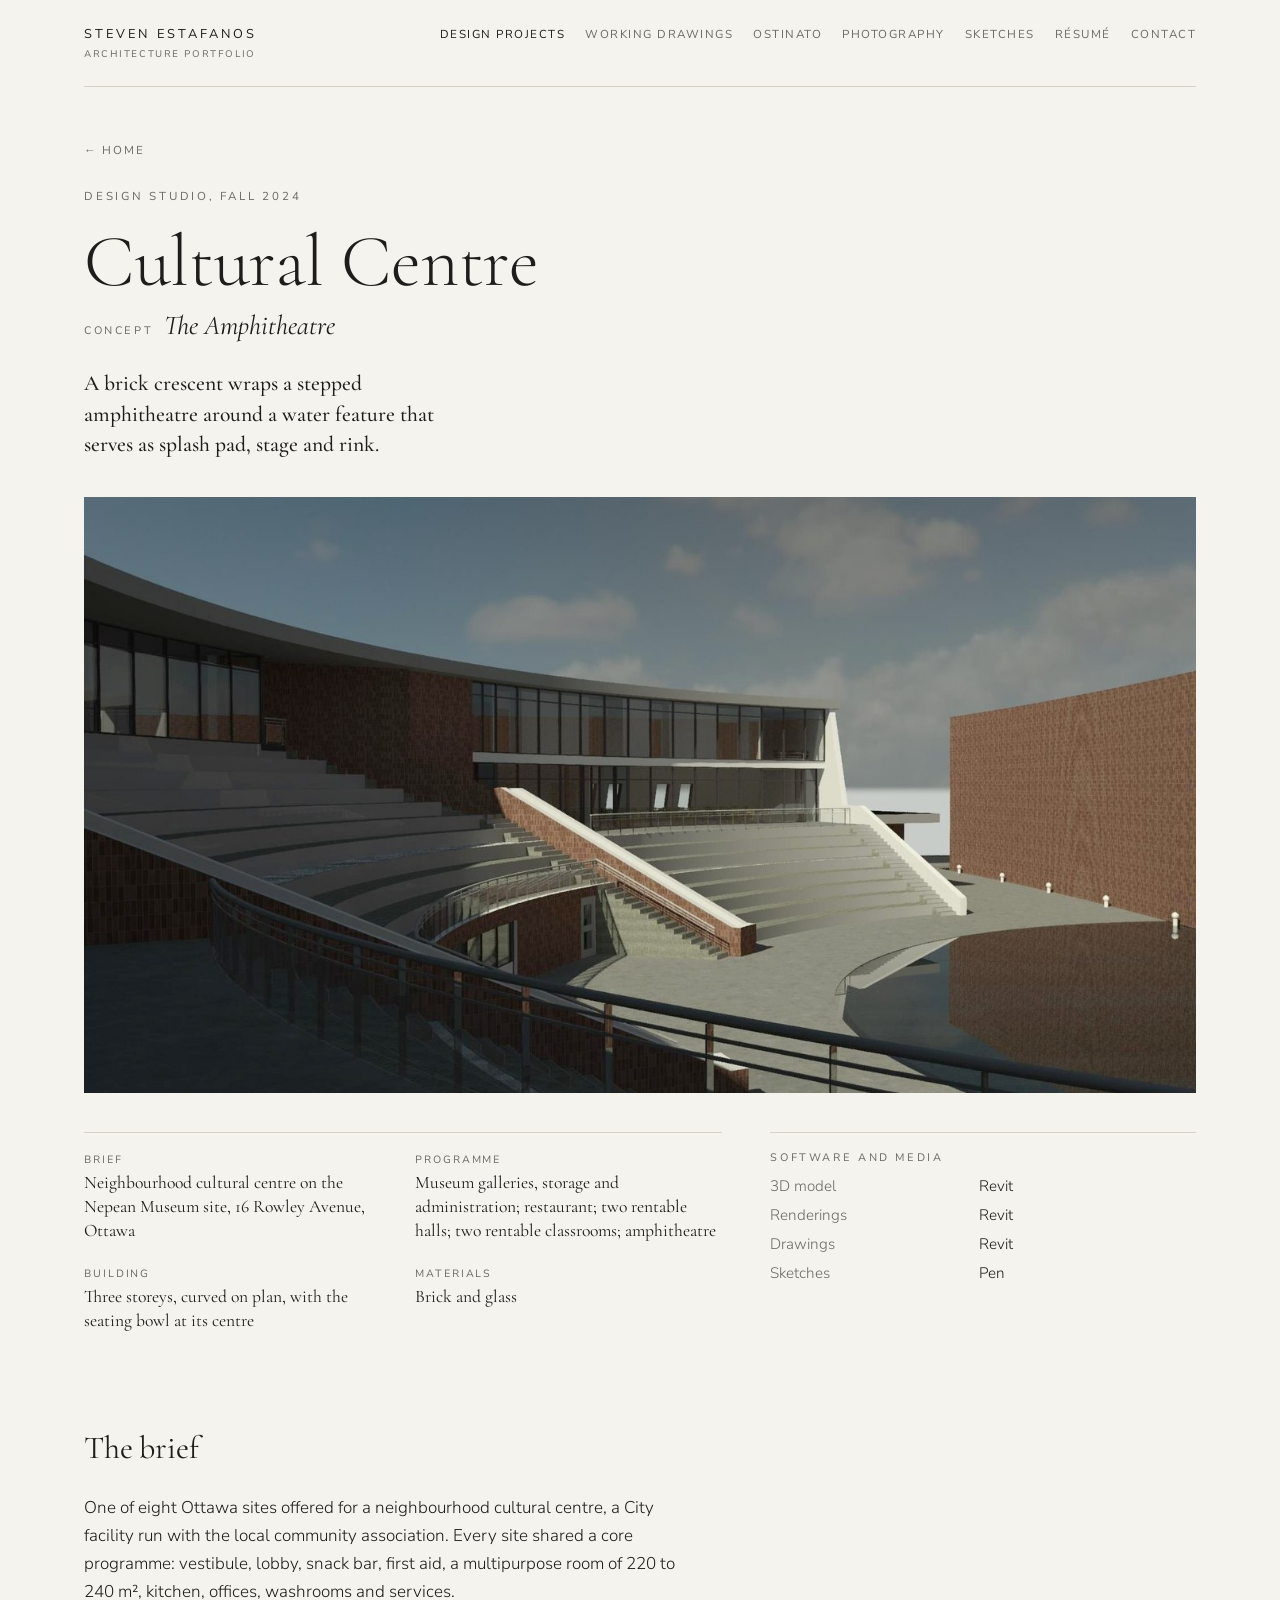
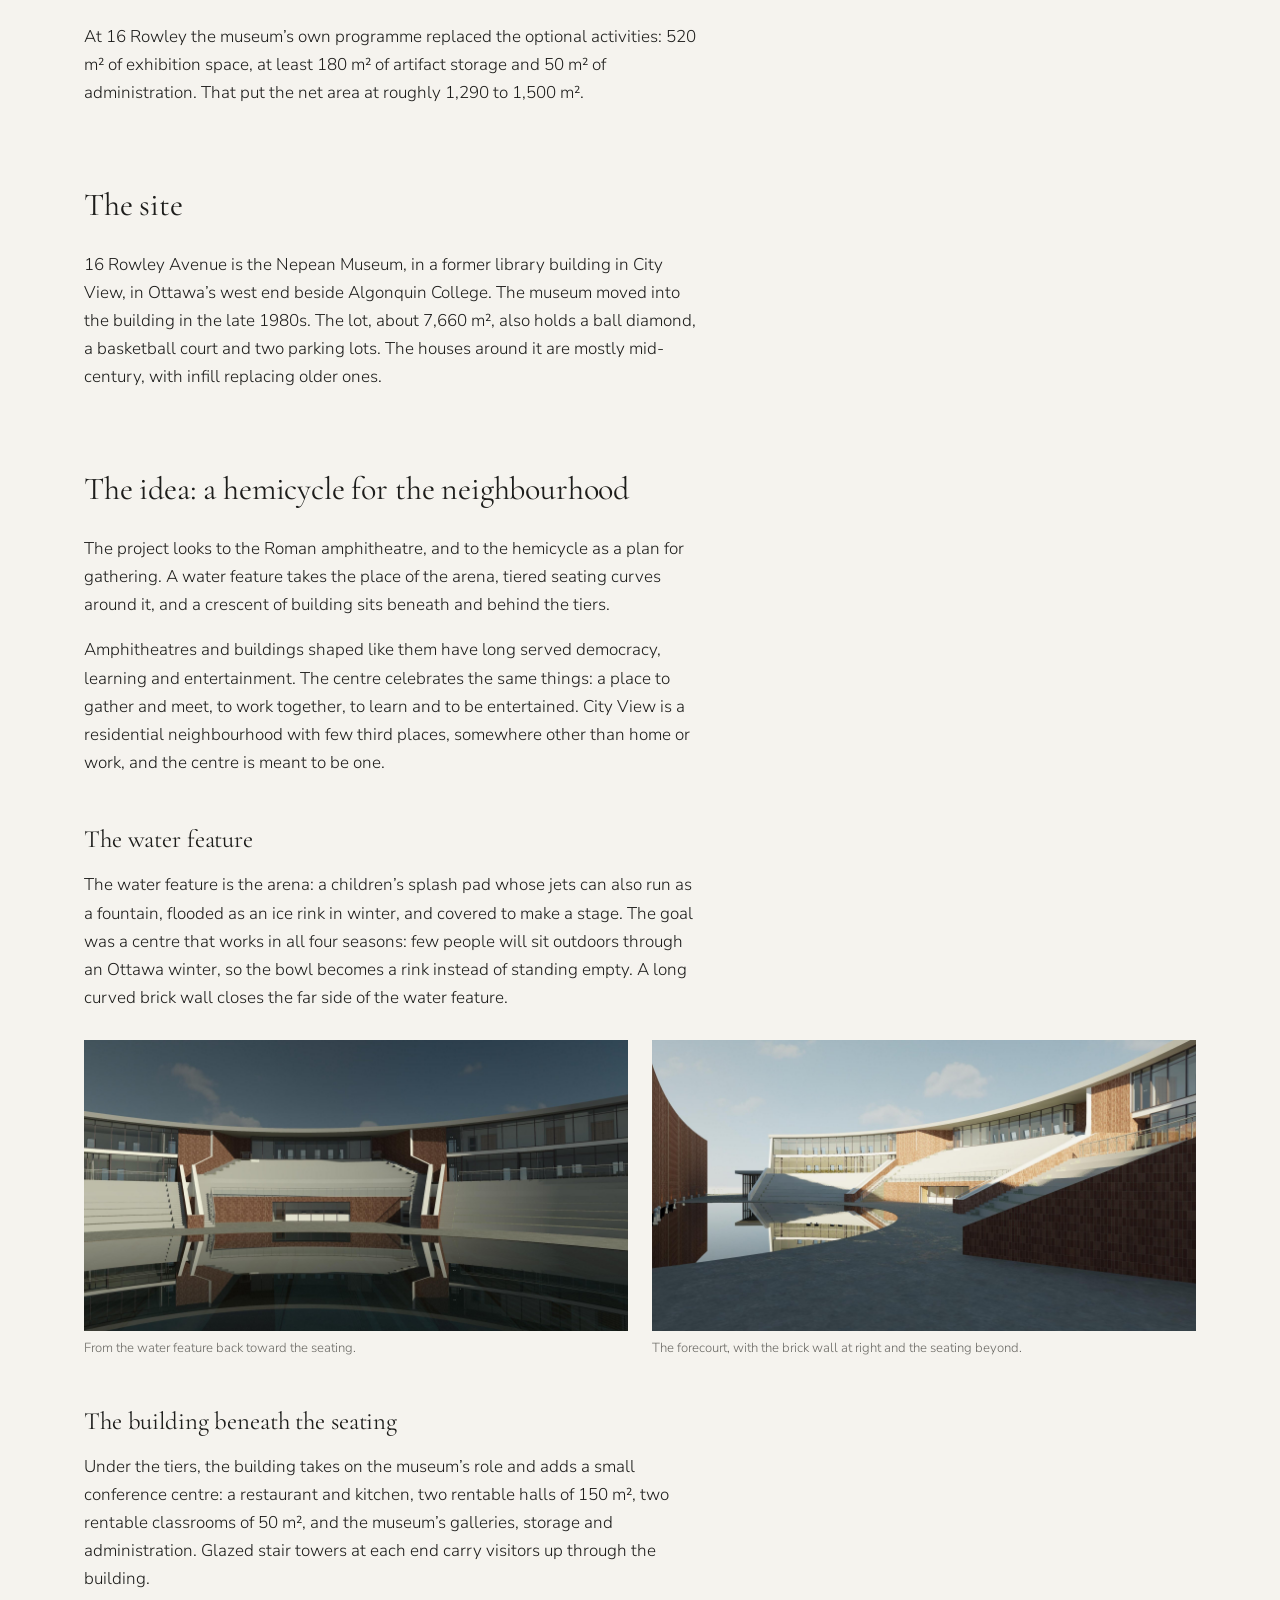
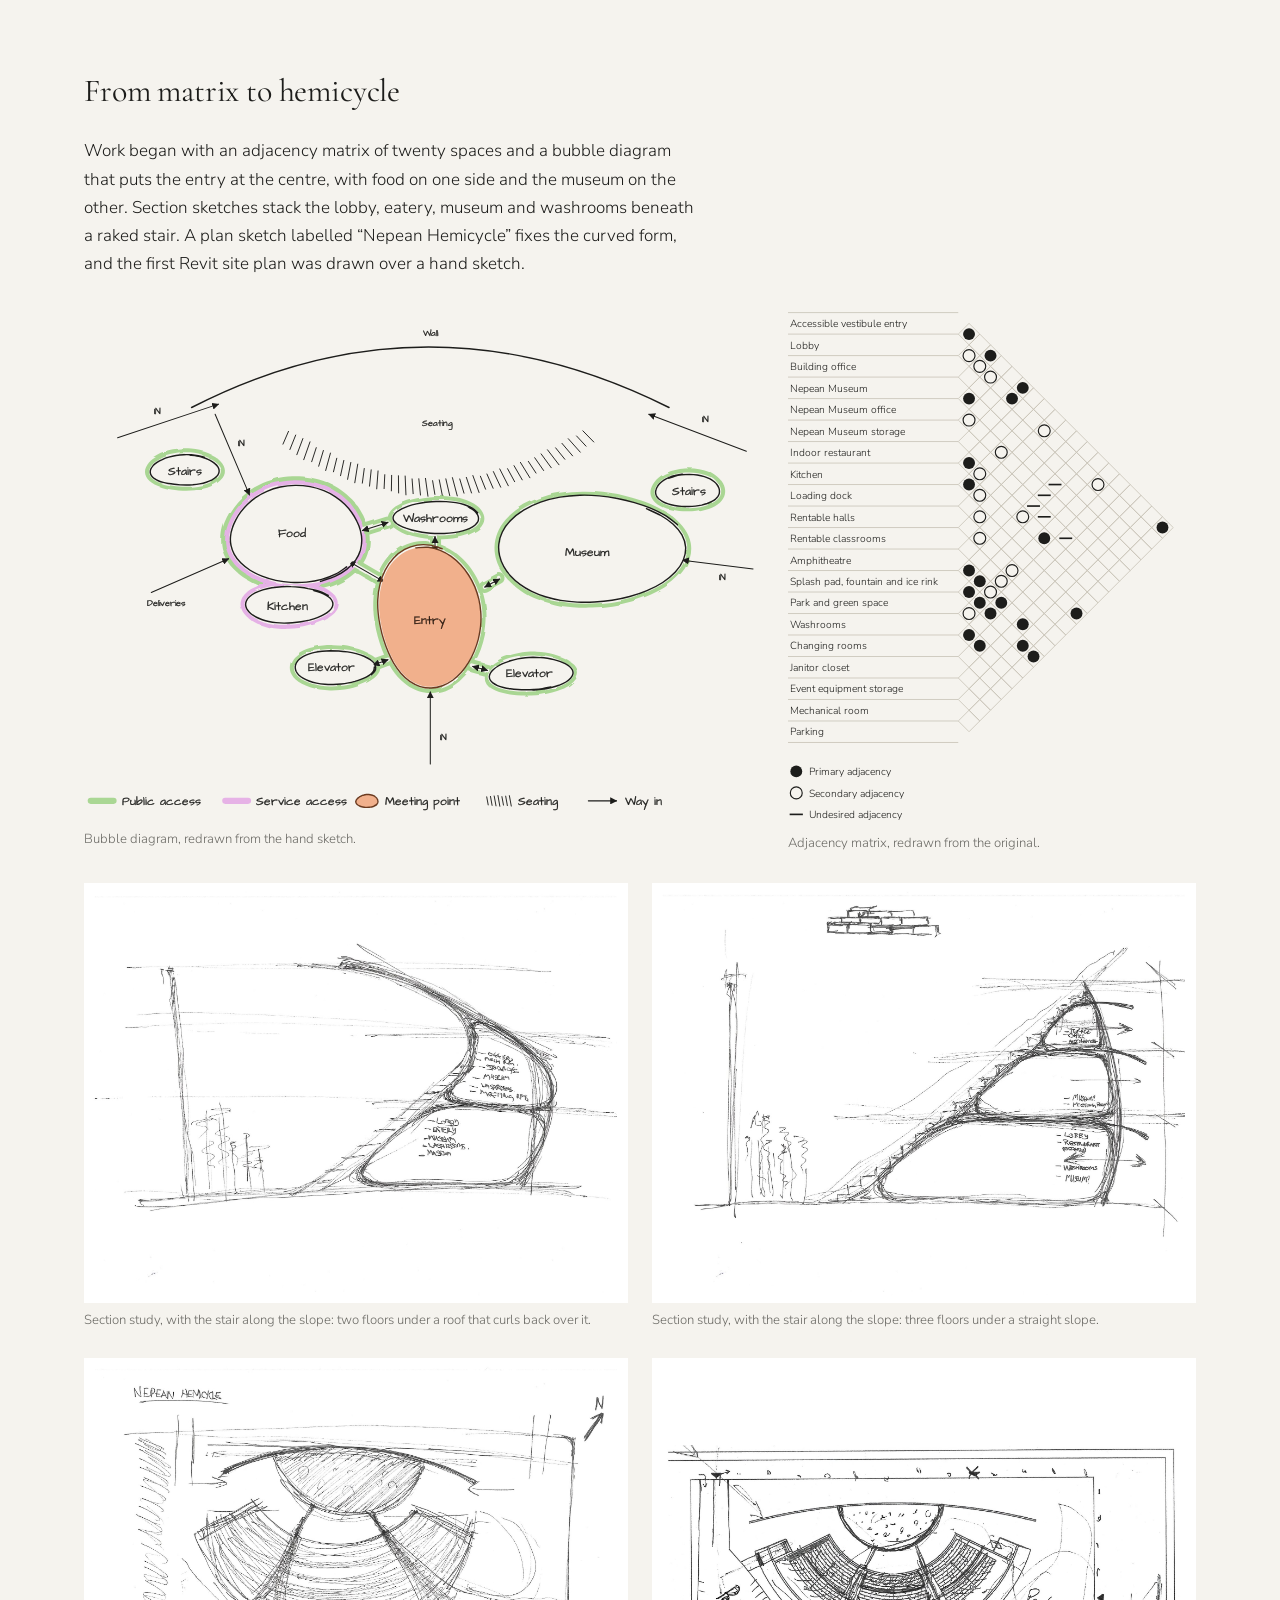
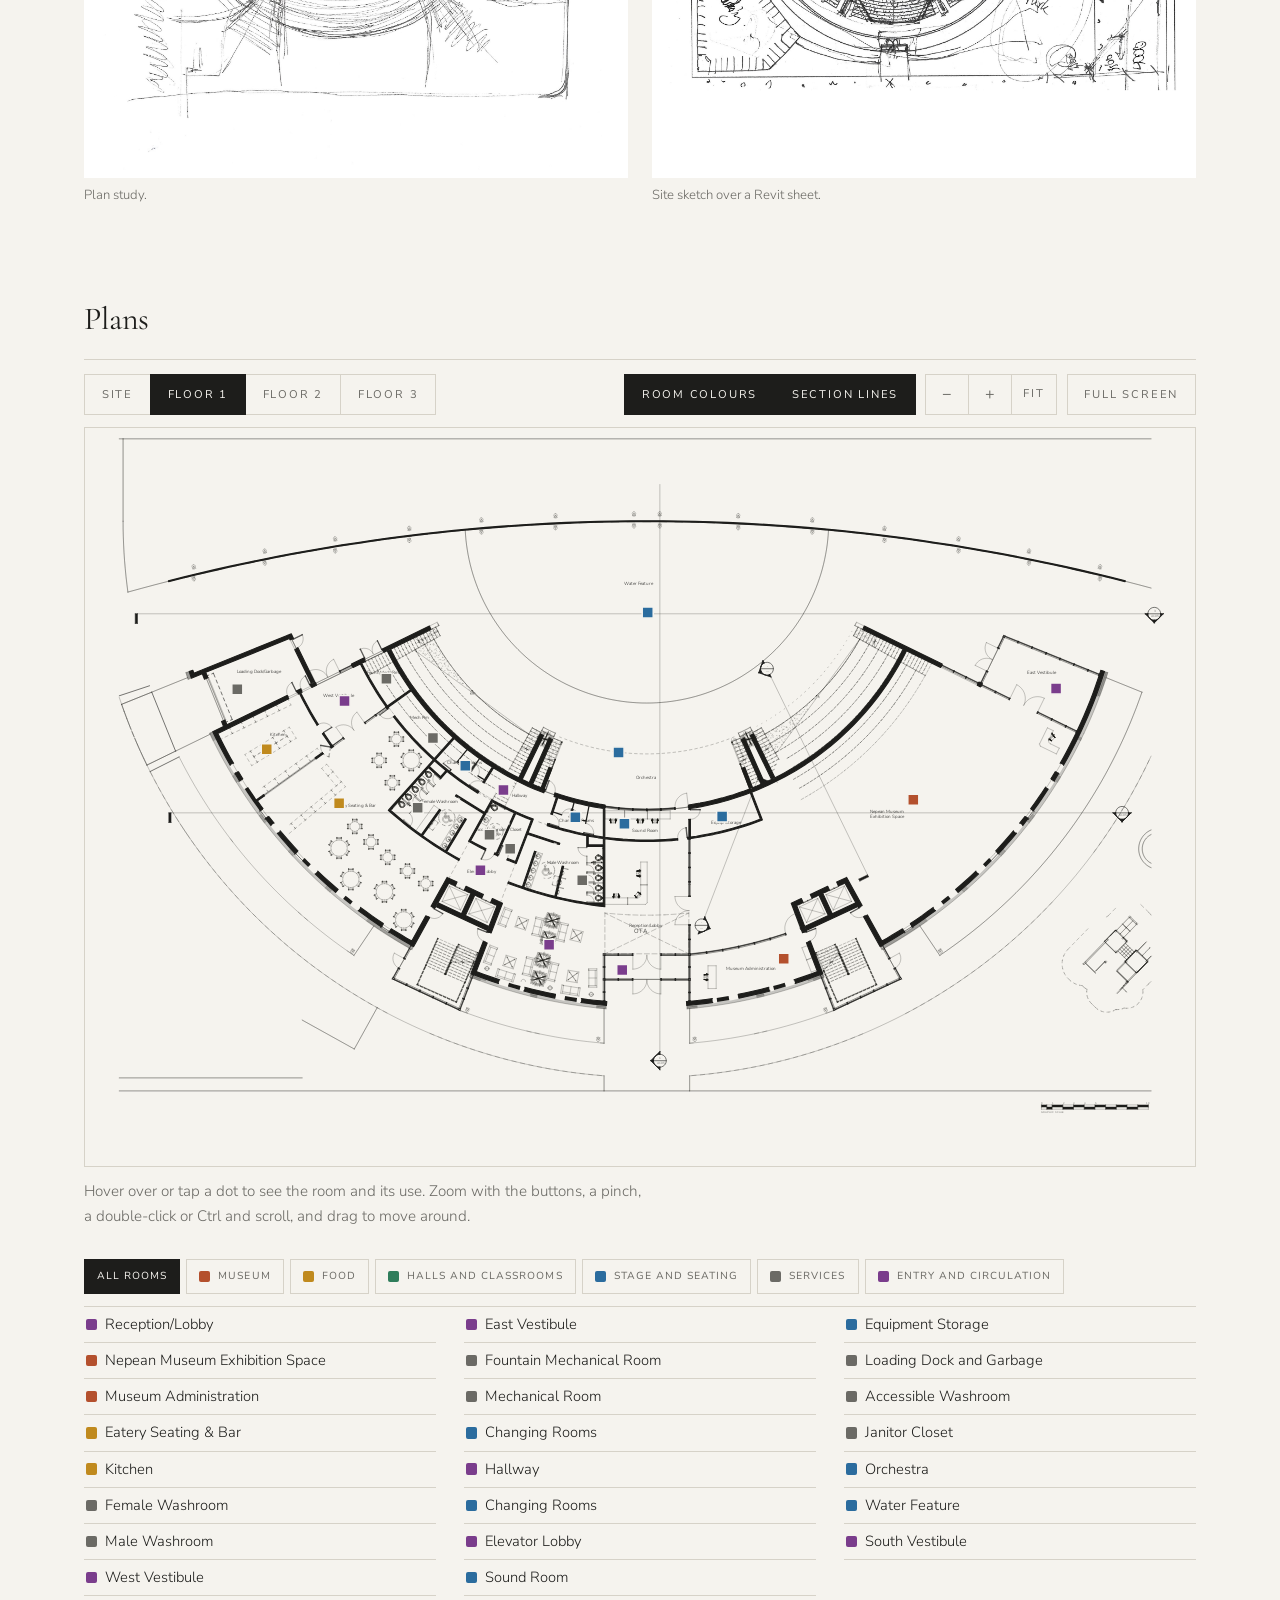
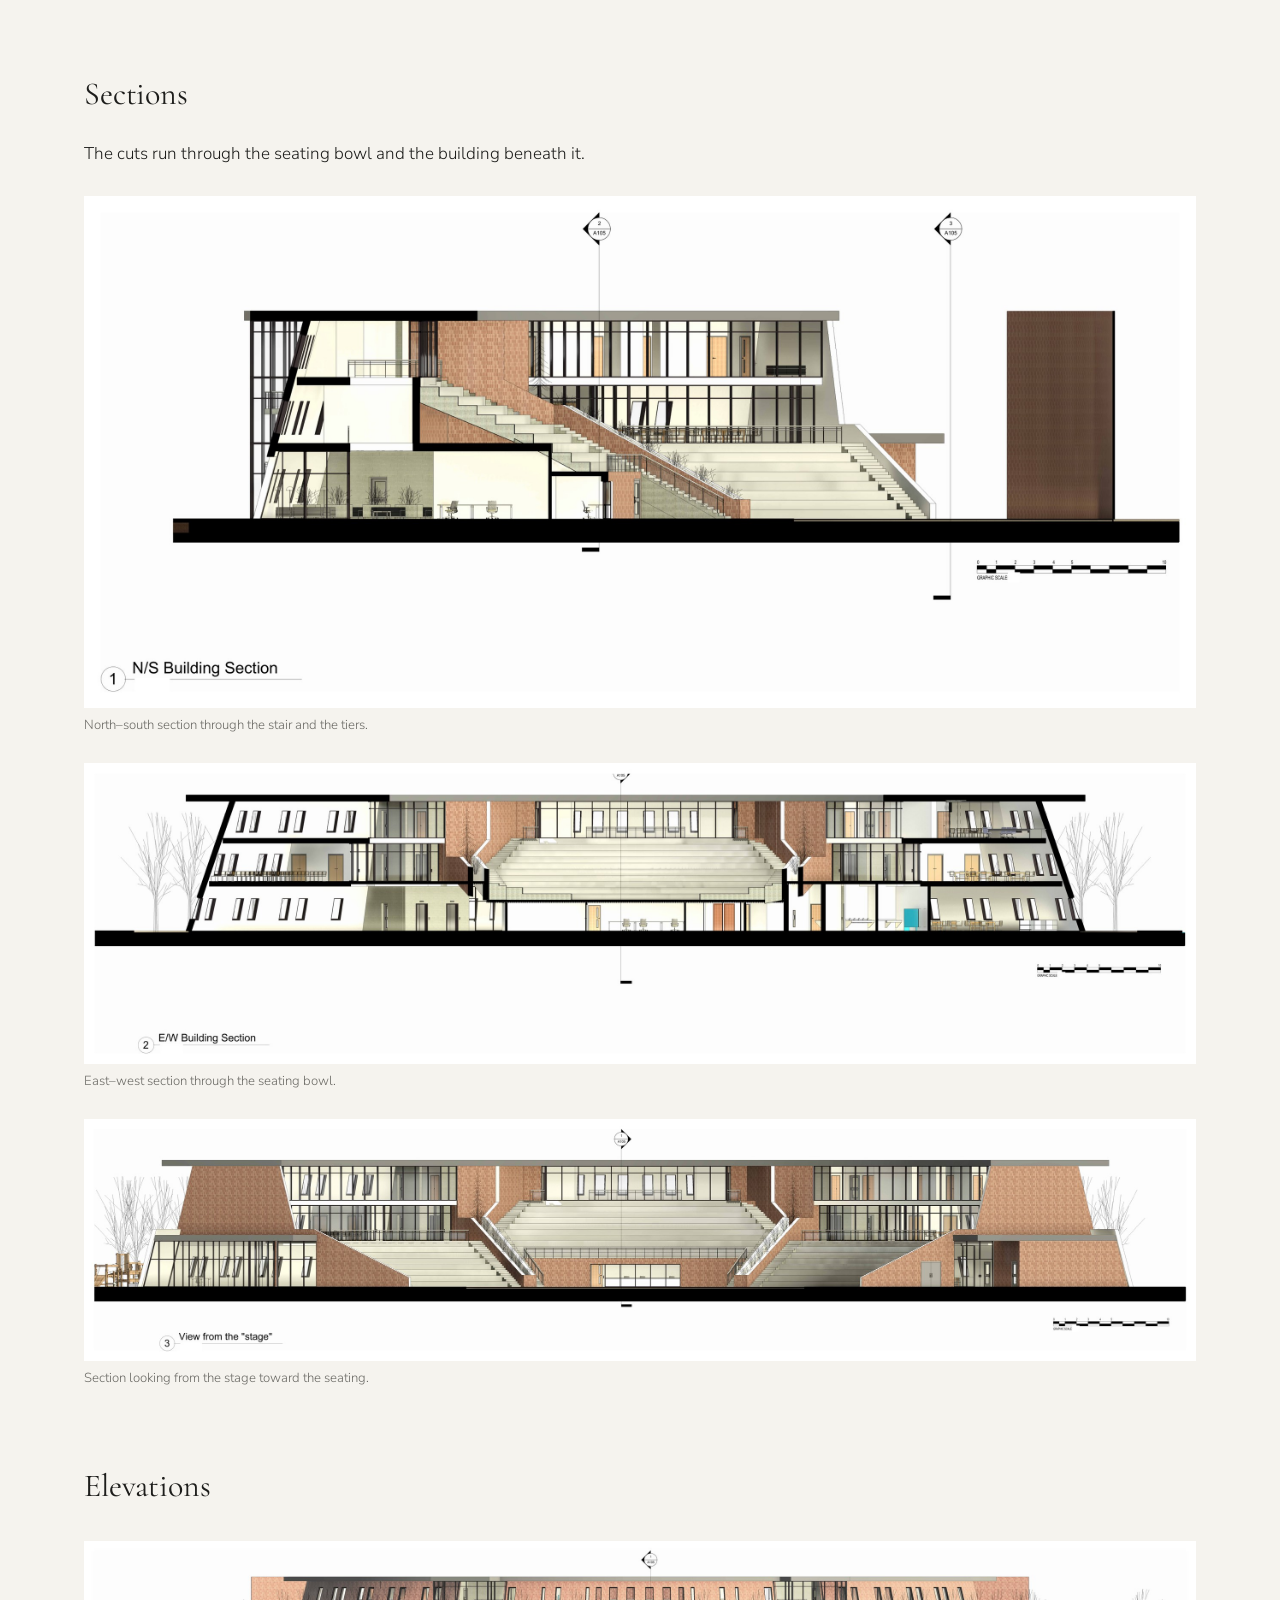
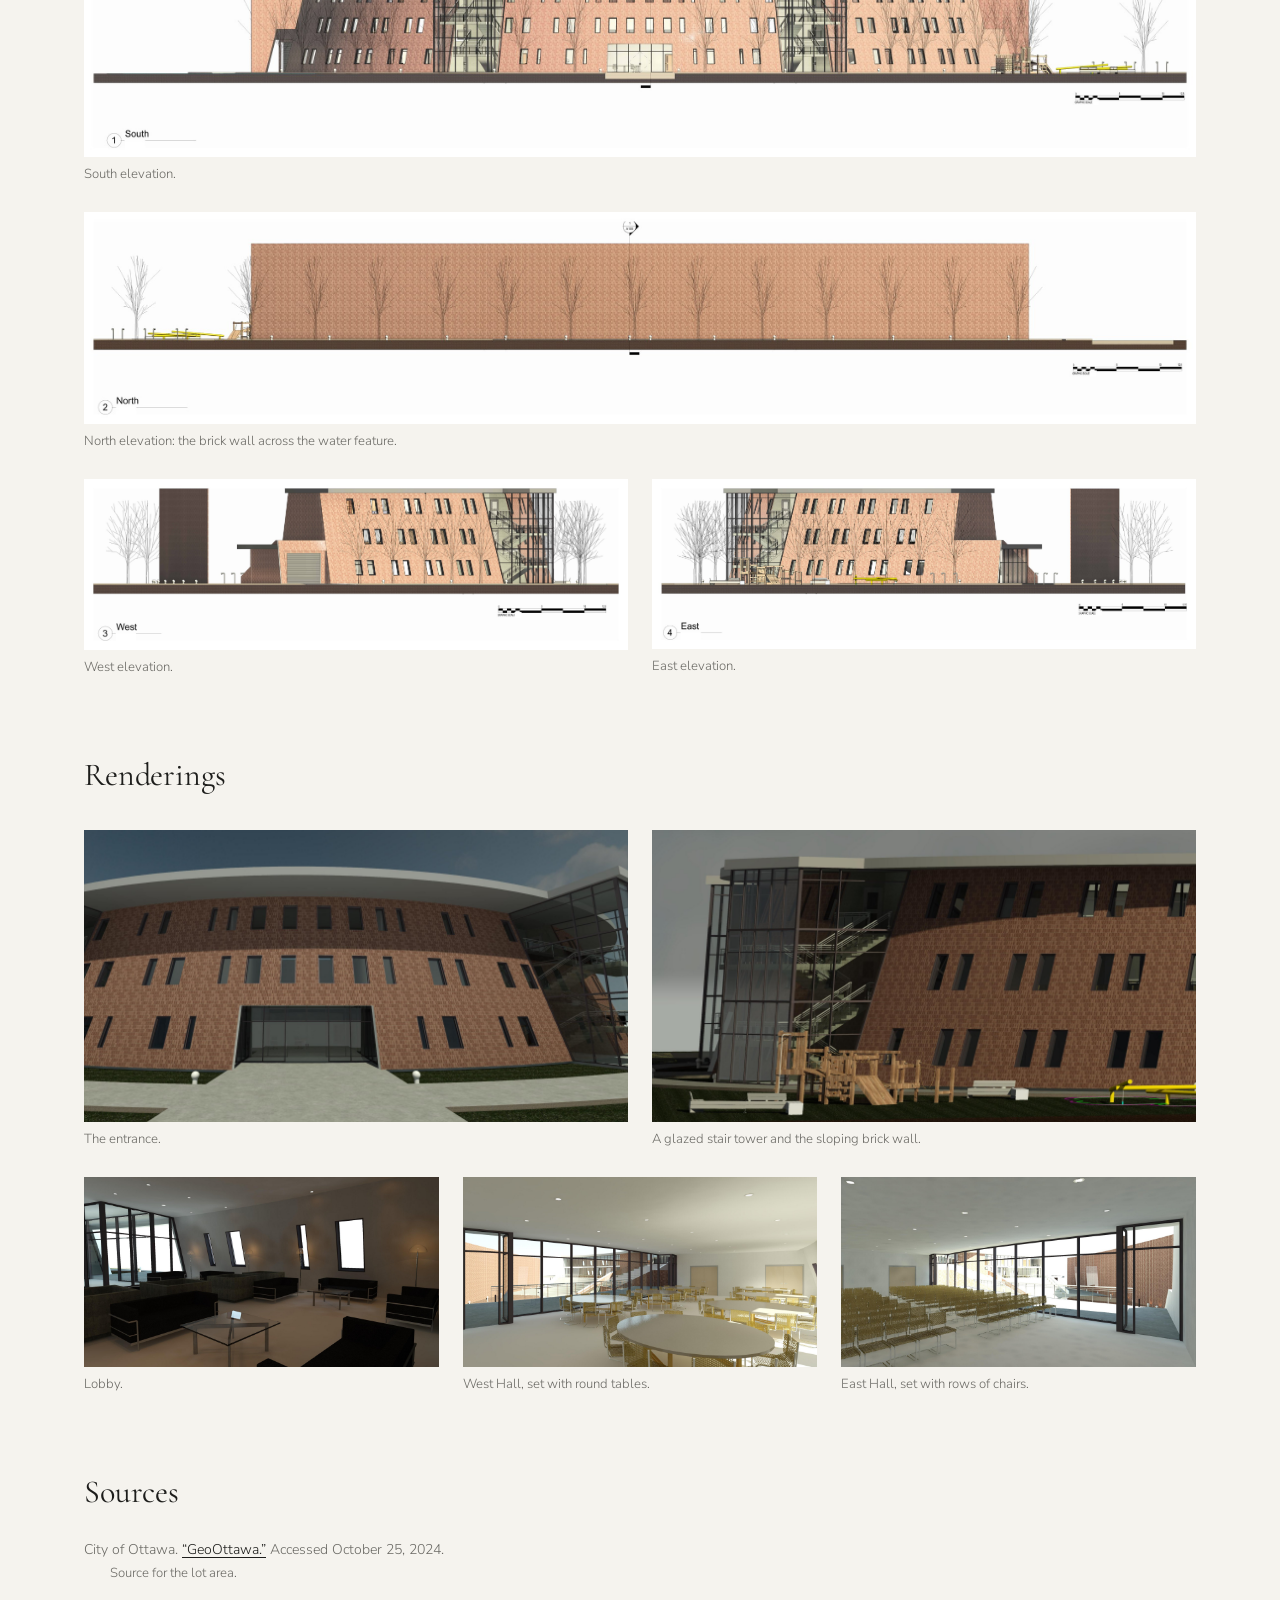
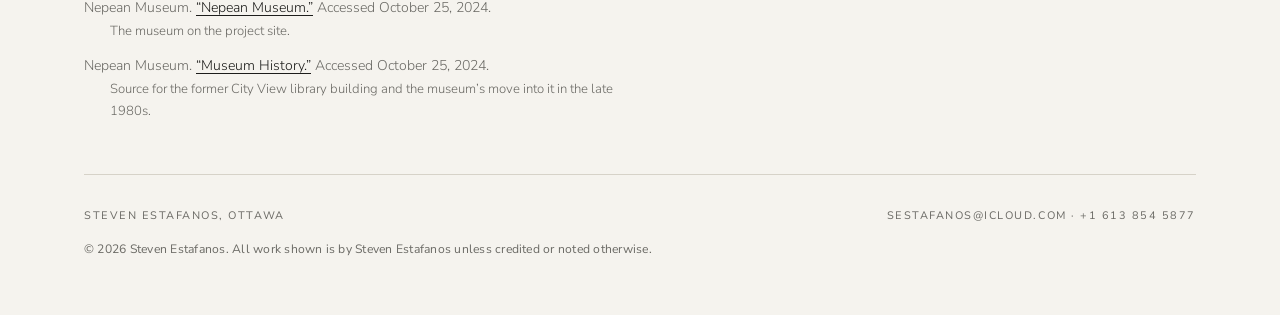
<file: design-amphitheatre.html>
<!doctype html>
<html lang="en">
<head>
<meta charset="utf-8">
<meta name="viewport" content="width=device-width,initial-scale=1,viewport-fit=cover">
<title>Cultural Centre: The Amphitheatre | Steven Estafanos</title>
<meta name="description" content="A neighbourhood cultural centre for the Nepean Museum site in Ottawa: a brick crescent around a stepped amphitheatre and a water feature that becomes a splash pad, a stage or an ice rink. Interactive floor plans, process sketches, sections, elevations and renderings.">
<link rel="canonical" href="https://stevenestafanos.github.io/design-amphitheatre.html">
<meta property="og:type" content="website">
<meta property="og:site_name" content="Steven Estafanos, Architecture Portfolio">
<meta property="og:title" content="Cultural Centre: The Amphitheatre | Steven Estafanos">
<meta property="og:description" content="A neighbourhood cultural centre for the Nepean Museum site in Ottawa: a brick crescent around a stepped amphitheatre and a water feature that becomes a splash pad, a stage or an ice rink. Interactive floor plans, process sketches, sections, elevations and renderings.">
<meta property="og:url" content="https://stevenestafanos.github.io/design-amphitheatre.html">
<meta property="og:image" content="https://stevenestafanos.github.io/media/og-wordmark.jpg">
<meta property="og:image:width" content="1200">
<meta property="og:image:height" content="630">
<meta property="og:image:alt" content="Steven Estafanos, Architecture Portfolio">
<meta name="twitter:card" content="summary_large_image">
<link rel="icon" href="/favicon.ico" sizes="any">
<link rel="icon" type="image/png" sizes="32x32" href="/favicon-32.png">
<link rel="apple-touch-icon" href="/apple-touch-icon.png">
<script data-goatcounter="https://sestafanos.goatcounter.com/count" async src="//gc.zgo.at/count.js"></script>
<link rel="preconnect" href="https://fonts.googleapis.com"><link rel="preconnect" href="https://fonts.gstatic.com" crossorigin><link rel="stylesheet" href="https://fonts.googleapis.com/css2?family=Cormorant+Garamond:ital,wght@0,300;0,400;0,500;1,400&family=Nunito+Sans:opsz,wght@6..12,300;6..12,400;6..12,500;6..12,600&display=swap">
<script>(function(){var nav;try{var e=performance.getEntriesByType("navigation")[0];nav=e&&e.type;}catch(x){}try{history.scrollRestoration="manual";}catch(x){}var K="sy:"+location.pathname+location.search,back=nav==="back_forward",y=0,touched=false,st;if(back){try{y=+sessionStorage.getItem(K)||0;}catch(x){}}
function go(){if(touched)return;if(back||!location.hash){if(Math.abs(window.scrollY-y)>2)window.scrollTo(0,y);}}
["wheel","touchstart","keydown","mousedown"].forEach(function(n){addEventListener(n,function(){touched=true;},{passive:true,once:true});});
go();addEventListener("load",function(){go();if(back)[80,300,800,1600,3000].forEach(function(t){setTimeout(go,t);});});
addEventListener("pageshow",function(e){if(!e.persisted)go();});
function save(){try{sessionStorage.setItem(K,String(window.scrollY));}catch(x){}}
addEventListener("scroll",function(){clearTimeout(st);st=setTimeout(save,120);},{passive:true});addEventListener("pagehide",save);})();</script>
<link rel="stylesheet" href="css/style.css"><script src="js/protect.js"></script><script src="js/brand.js" defer></script>
<link rel="stylesheet" href="css/home.css"><link rel="stylesheet" href="css/design.css"><link rel="stylesheet" href="css/amph.css">

<link rel="stylesheet" href="https://fonts.googleapis.com/css2?family=Architects+Daughter&display=swap"><style>.partifig{margin:0}.partifig figcaption{color:var(--mute);font-size:.82rem;margin-top:8px}.parti{width:100%;height:auto;display:block;font-family:var(--body);font-size:16px}.parti .node{fill:var(--paper);stroke:var(--ink);stroke-width:1.2}.parti .node.meet{fill:#f1b08c;stroke:#6b3a1f}.parti .nt{fill:var(--ink)}.parti .mt{fill:#2b1a10}.parti .small{font-size:13px}.parti .halo{fill:none;stroke-width:9;stroke-linecap:round;opacity:.55}.parti .pt{stroke:#6cc04a}.parti .pv{stroke:#d97be0}.parti .edge{fill:none;stroke:var(--ink);stroke-width:1.1}.parti .edge.dash{stroke-dasharray:6 5}.pscroll{overflow-x:auto;-webkit-overflow-scrolling:touch}.pscroll .parti{min-width:640px}.parti .bar{stroke:var(--ink);stroke-width:1.1}.parti .arrowhead{fill:var(--ink)}.parti .bub{fill:none;stroke:var(--ink);stroke-width:1.3}.parti .bub{fill:none;stroke:var(--ink);stroke-width:1.3}.adjfig{margin:0}.adjfig figcaption{color:var(--mute);font-size:.82rem;margin-top:8px}.adjfig{max-width:30rem;margin-inline:auto}figure.partifig{max-width:46rem;margin-inline:auto;width:100%}figure.adjfig{max-width:30rem;margin-inline:auto}.adj{width:100%;height:auto;display:block;font-family:var(--body);font-size:12.5px}.adj text{fill:var(--ink)}.adj .rules line{stroke:var(--adjline);stroke-width:1}.adj .grid path{fill:none;stroke:var(--adjline);stroke-width:1}.adj .p{fill:var(--ink)}.adj .s{fill:var(--paper);stroke:var(--ink);stroke-width:1.4}.adj .u{stroke:var(--ink);stroke-width:2}.partifig{margin:0}.partifig figcaption{color:var(--mute);font-size:.82rem;margin-top:8px}.parti{width:100%;height:auto;display:block;font-family:"Architects Daughter",var(--body);font-size:18.5px}.parti text{paint-order:stroke;stroke:currentColor;stroke-width:.35}.parti .nt{color:var(--ink)}.parti .mt{color:#2b1a10}.parti .fill{fill:var(--paper)}.parti .fill.meet{fill:#f1b08c}.parti .pen{fill:none;stroke:var(--ink);stroke-width:2.1;stroke-linecap:round;stroke-linejoin:round}.parti .pen.meet{stroke:#6b3a1f}.parti .node{fill:var(--paper);stroke:var(--ink);stroke-width:1.2}.parti .node.meet{fill:#f1b08c;stroke:#6b3a1f}.parti .nt{fill:var(--ink)}.parti .mt{fill:#2b1a10}.parti .small{font-size:13px}.parti .halo{fill:none;stroke-width:9;stroke-linecap:round;opacity:.55}.parti .pt{stroke:#6cc04a}.parti .pv{stroke:#d97be0}.parti .hull{opacity:.55}.parti .hf{stroke:none}.parti .hf.pt{fill:#6cc04a}.parti .hf.pv{fill:#d97be0}.parti .hf.ko{fill:var(--paper)}.parti .hs{fill:none;stroke-linecap:round}.parti .hs.ko{stroke:var(--paper)}.parti .edge{fill:none;stroke:var(--ink);stroke-width:1.5;stroke-linecap:round}.parti .edge.dash{stroke-dasharray:6 5}.pscroll{overflow-x:auto;-webkit-overflow-scrolling:touch}.pscroll .parti{min-width:640px}.parti .bar{stroke:var(--ink);stroke-width:1.4;stroke-linecap:round}.parti .arrowhead{fill:var(--ink)}.parti .bub{fill:none;stroke:var(--ink);stroke-width:1.3}.pair{display:grid;grid-template-columns:minmax(0,1.65fr) minmax(0,1fr);gap:32px;align-items:center;margin:28px 0}.pair figure.partifig,.pair .adjfig{max-width:none;margin:0}@media (max-width:860px){.pair{grid-template-columns:1fr}.pair .adjfig{max-width:30rem;margin-inline:auto}}.parti .edge.win{stroke-dasharray:1 5}.parti .wg{fill:var(--paper);stroke:var(--ink);stroke-width:1.4}.parti .wgl{stroke:var(--ink);stroke-width:1}:root{--adjline:#c9c4b8}@media (prefers-color-scheme:dark){:root:not([data-theme="light"]){--adjline:#77736b}}:root[data-theme="dark"]{--adjline:#77736b}.pair>*{min-width:0}.am2 .fig img{background:#fff}@media (max-width:700px){.am2{grid-template-columns:1fr!important}}</style>
<div class="wrap">
  <header class="top">
    <a class="name" href="index.html" aria-label="Steven Estafanos, Architecture Portfolio: home"><span>Steven Estafanos</span><small>Architecture Portfolio</small></a>
    <nav aria-label="Sections"><a href="index.html#design" aria-current="page">Design Projects</a><a href="index.html#drawings">Working Drawings</a><a href="index.html#ostinato">Ostinato</a><a href="index.html#photography">Photography</a><a href="index.html#sketches">Sketches</a><a href="resume.html">Résumé</a><a href="index.html#contact">Contact</a></nav>
  </header>
  <main class="dproj">
    <a class="crumb" href="index.html">&larr; Home</a>
    <p class="eyebrow" style="margin-top:28px">Design Studio, Fall 2024</p>
    <h1>Cultural Centre</h1>
    <p class="concept"><span>Concept</span> The Amphitheatre</p>
    <p class="lede">A brick crescent wraps a stepped amphitheatre around a water feature that serves as splash pad, stage and rink.</p>
    <figure class="hero-fig fig"><button type="button" data-full="media/design/amphitheatre/hero-upper.jpg" aria-label="Enlarge: Rendering from the upper seating level: tiered seating curving down to the water feature, a brick stair wall cutting across it, glazed floors above and the long brick wall closing the far side"><img src="media/design/amphitheatre/hero-upper.jpg" alt="Rendering from the upper seating level: tiered seating curving down to the water feature, a brick stair wall cutting across it, glazed floors above and the long brick wall closing the far side" width="1400" height="750"></button></figure>

    <div class="topinfo">
    <dl class="facts">
      <div><dt>Brief</dt><dd>Neighbourhood cultural centre on the Nepean Museum site, 16 Rowley Avenue, Ottawa</dd></div>
      <div><dt>Programme</dt><dd>Museum galleries, storage and administration; restaurant; two rentable halls; two rentable classrooms; amphitheatre</dd></div>
      <div><dt>Building</dt><dd>Three storeys, curved on plan, with the seating bowl at its centre</dd></div>
      <div><dt>Materials</dt><dd>Brick and glass</dd></div>
    </dl>
    <section class="tools" aria-labelledby="sw"><h2 id="sw">Software and media</h2><dl><dt>3D model</dt><dd>Revit</dd><dt>Renderings</dt><dd>Revit</dd><dt>Drawings</dt><dd>Revit</dd><dt>Sketches</dt><dd>Pen</dd></dl></section>
    </div>

    <h2>The brief</h2>
    <p>One of eight Ottawa sites offered for a neighbourhood cultural centre, a City facility run with the local community association. Every site shared a core programme: vestibule, lobby, snack bar, first aid, a multipurpose room of 220 to 240 m&sup2;, kitchen, offices, washrooms and services.</p>
    <p style="margin-top:1rem">At 16 Rowley the museum&rsquo;s own programme replaced the optional activities: 520 m&sup2; of exhibition space, at least 180 m&sup2; of artifact storage and 50 m&sup2; of administration. That put the net area at roughly 1,290 to 1,500 m&sup2;.</p>

    <h2>The site</h2>
    <p>16 Rowley Avenue is the Nepean Museum, in a former library building in City View, in Ottawa&rsquo;s west end beside Algonquin College. The museum moved into the building in the late 1980s. The lot, about 7,660 m&sup2;, also holds a ball diamond, a basketball court and two parking lots. The houses around it are mostly mid-century, with infill replacing older ones.</p>

    <h2>The idea: a hemicycle for the neighbourhood</h2>
    <p>The project looks to the Roman amphitheatre, and to the hemicycle as a plan for gathering. A water feature takes the place of the arena, tiered seating curves around it, and a crescent of building sits beneath and behind the tiers.</p>
    <p style="margin-top:1rem">Amphitheatres and buildings shaped like them have long served democracy, learning and entertainment. The centre celebrates the same things: a place to gather and meet, to work together, to learn and to be entertained. City View is a residential neighbourhood with few third places, somewhere other than home or work, and the centre is meant to be one.</p>

    <h3 style="font:400 1.55rem/1.2 var(--display);margin:3rem 0 .9rem">The water feature</h3>
    <p>The water feature is the arena: a children&rsquo;s splash pad whose jets can also run as a fountain, flooded as an ice rink in winter, and covered to make a stage. The goal was a centre that works in all four seasons: few people will sit outdoors through an Ottawa winter, so the bowl becomes a rink instead of standing empty. A long curved brick wall closes the far side of the water feature.</p>
    <div class="gal" style="grid-template-columns:repeat(2,1fr);margin-top:28px"><figure class="fig"><button type="button" data-full="media/design/amphitheatre/render-stage-view.jpg" aria-label="Enlarge: Rendering from the water feature looking back at the stepped seating, with glazed floors above and a brick wall below, reflected in the water"><img src="media/design/amphitheatre/render-stage-view.jpg" alt="Rendering from the water feature looking back at the stepped seating, with glazed floors above and a brick wall below, reflected in the water" loading="lazy"></button><figcaption>From the water feature back toward the seating.</figcaption></figure><figure class="fig"><button type="button" data-full="media/design/amphitheatre/render-theatre.jpg" aria-label="Enlarge: Rendering of the forecourt with the curved brick wall at the right and stepped seating beyond"><img src="media/design/amphitheatre/render-theatre.jpg" alt="Rendering of the forecourt with the curved brick wall at the right and stepped seating beyond" loading="lazy"></button><figcaption>The forecourt, with the brick wall at right and the seating beyond.</figcaption></figure></div>

    <h3 style="font:400 1.55rem/1.2 var(--display);margin:3rem 0 .9rem">The building beneath the seating</h3>
    <p>Under the tiers, the building takes on the museum&rsquo;s role and adds a small conference centre: a restaurant and kitchen, two rentable halls of 150 m&sup2;, two rentable classrooms of 50 m&sup2;, and the museum&rsquo;s galleries, storage and administration. Glazed stair towers at each end carry visitors up through the building.</p>

    <h2>From matrix to hemicycle</h2>
    <p>Work began with an adjacency matrix of twenty spaces and a bubble diagram that puts the entry at the centre, with food on one side and the museum on the other. Section sketches stack the lobby, eatery, museum and washrooms beneath a raked stair. A plan sketch labelled &ldquo;Nepean Hemicycle&rdquo; fixes the curved form, and the first Revit site plan was drawn over a hand sketch.</p>
    <div class="pair"><figure class="partifig"><div class="pscroll"><svg class="parti" viewBox="-10 60 1000 760" role="img" aria-label="Bubble diagram for the cultural centre: entry at the centre, food on one side, the museum on the other, washrooms behind under the seating, stairs and elevators at the ends" xmlns="http://www.w3.org/2000/svg"><defs><filter id="mk" x="-5%" y="-5%" width="110%" height="110%"><feTurbulence type="fractalNoise" baseFrequency=".035" numOctaves="2" seed="4"/><feDisplacementMap in="SourceGraphic" scale="6"/></filter><marker id="arw" viewBox="0 0 10 10" refX="9" refY="5" markerWidth="7" markerHeight="7" orient="auto-start-reverse"><path d="M0 0L10 5L0 10z" class="arrowhead"/></marker></defs><g class="hull" filter="url(#mk)"><path class="hf pt" d="M414.1 391.7C415.0 397.8 415.4 404.1 414.6 410.3C413.8 416.5 412.2 422.9 409.3 429.0C406.4 435.0 402.4 441.2 397.3 446.6C392.2 452.0 385.9 457.2 378.8 461.5C371.8 465.8 363.6 469.6 355.1 472.4C346.7 475.3 337.4 477.4 328.2 478.6C319.0 479.8 309.4 480.2 300.2 479.8C291.0 479.5 281.7 478.3 273.0 476.4C264.3 474.6 255.8 471.9 248.1 468.8C240.4 465.6 233.1 461.7 226.8 457.4C220.5 453.1 214.8 448.2 210.3 443.1C205.7 438.0 202.1 432.3 199.4 426.7C196.8 421.1 195.2 415.2 194.4 409.4C193.6 403.7 193.8 397.8 194.6 392.2C195.4 386.6 197.0 381.1 199.0 375.8C201.1 370.4 203.7 365.2 206.8 360.1C209.9 355.1 213.4 350.1 217.6 345.3C221.8 340.6 226.5 335.8 232.1 331.6C237.6 327.3 243.8 323.1 250.8 319.7C257.8 316.3 265.6 313.2 273.8 311.2C282.0 309.1 291.0 307.7 299.8 307.4C308.6 307.0 317.9 307.7 326.5 309.1C335.1 310.6 343.6 313.1 351.2 316.2C358.8 319.3 365.9 323.3 372.1 327.5C378.3 331.7 383.7 336.6 388.5 341.6C393.2 346.5 397.2 351.9 400.7 357.3C404.1 362.7 407.0 368.3 409.2 374.0C411.5 379.8 413.2 385.7 414.1 391.7Z"/><path class="hs pt" d="M442 376L404 388" stroke-width="18"/><path class="hs pt" d="M512 397L512 421" stroke-width="18"/><path class="hs pt" d="M384 434L436 464" stroke-width="18"/><path class="hs pt" d="M586 472L608 460" stroke-width="18"/><path class="hs pt" d="M420 588L442 580" stroke-width="18"/><path class="hs pt" d="M568 590L590 596" stroke-width="18"/><path class="hf pv" d="M408.1 391.8C409.0 397.4 409.4 403.2 408.7 409.0C408.0 414.7 406.5 420.7 403.9 426.4C401.2 432.0 397.4 437.8 392.6 442.8C387.8 447.9 381.8 452.8 375.1 456.8C368.4 460.9 360.6 464.4 352.5 467.0C344.5 469.7 335.6 471.6 326.9 472.8C318.1 473.9 308.9 474.2 300.2 473.8C291.4 473.5 282.6 472.3 274.3 470.6C266.0 468.8 257.9 466.3 250.6 463.4C243.3 460.4 236.4 456.7 230.5 452.7C224.5 448.7 219.2 444.1 214.9 439.3C210.7 434.6 207.3 429.3 204.8 424.1C202.4 418.9 200.9 413.4 200.2 408.1C199.5 402.8 199.8 397.4 200.6 392.2C201.4 387.1 203.0 382.0 204.9 377.1C206.8 372.2 209.3 367.4 212.2 362.7C215.1 358.0 218.4 353.5 222.3 349.0C226.2 344.6 230.6 340.2 235.8 336.2C241.0 332.3 246.9 328.3 253.4 325.1C260.0 321.9 267.4 319.0 275.1 317.0C282.9 315.1 291.5 313.7 299.8 313.4C308.2 313.1 317.0 313.6 325.2 315.0C333.3 316.4 341.4 318.8 348.6 321.6C355.9 324.5 362.5 328.3 368.4 332.2C374.3 336.2 379.3 340.7 383.8 345.3C388.3 349.9 392.0 354.9 395.3 359.9C398.5 364.9 401.2 370.1 403.4 375.4C405.5 380.7 407.2 386.2 408.1 391.8Z"/><path class="hf pv" d="M368.6 494.5C369.1 497.3 368.7 500.3 367.6 503.1C366.5 505.9 364.4 508.8 361.9 511.5C359.3 514.1 355.8 516.7 352.1 519.0C348.3 521.2 343.9 523.3 339.4 525.1C334.9 526.9 330.0 528.5 325.0 529.8C320.1 531.0 314.9 532.1 309.8 532.8C304.7 533.5 299.5 534.0 294.5 534.2C289.4 534.4 284.3 534.3 279.5 533.9C274.7 533.5 270.0 532.9 265.7 532.0C261.3 531.1 257.2 529.9 253.5 528.6C249.7 527.3 246.3 525.7 243.2 524.0C240.1 522.3 237.3 520.4 234.9 518.4C232.5 516.4 230.3 514.3 228.5 512.0C226.8 509.7 225.3 507.4 224.3 504.9C223.3 502.4 222.7 499.7 222.7 497.1C222.8 494.4 223.4 491.6 224.7 488.9C226.1 486.2 228.2 483.3 231.0 480.8C233.8 478.2 237.5 475.7 241.7 473.6C245.9 471.4 250.9 469.5 256.0 468.0C261.1 466.4 266.9 465.3 272.4 464.5C278.0 463.6 283.8 463.2 289.3 463.1C294.9 463.0 300.3 463.3 305.5 463.7C310.7 464.1 315.7 464.9 320.5 465.8C325.2 466.7 329.8 467.8 334.2 469.1C338.5 470.4 342.7 471.9 346.5 473.6C350.4 475.3 354.0 477.2 357.1 479.3C360.2 481.5 362.9 483.9 364.8 486.4C366.8 488.9 368.1 491.7 368.6 494.5Z"/><path class="hf pt" d="M588.7 520.2C588.5 527.9 587.6 535.6 586.2 542.9C584.8 550.3 582.7 557.5 580.2 564.4C577.7 571.2 574.6 577.8 571.0 584.0C567.5 590.2 563.4 596.1 558.9 601.4C554.4 606.6 549.4 611.6 544.0 615.6C538.6 619.6 532.6 623.1 526.5 625.4C520.4 627.7 513.7 629.2 507.3 629.4C500.9 629.7 494.1 628.8 487.9 626.8C481.6 624.8 475.4 621.6 469.9 617.6C464.4 613.7 459.2 608.7 454.7 603.3C450.1 598.0 446.2 591.9 442.7 585.7C439.2 579.5 436.3 573.0 433.6 566.3C431.0 559.7 428.7 552.8 426.8 545.7C424.9 538.6 423.2 531.4 422.1 523.8C420.9 516.2 420.1 508.2 420.1 500.1C420.1 492.0 420.5 483.4 422.1 475.2C423.6 467.0 426.0 458.4 429.4 450.7C432.7 443.1 437.2 435.6 442.3 429.4C447.4 423.2 453.6 417.7 460.0 413.6C466.4 409.6 473.7 406.7 480.8 405.1C487.9 403.5 495.4 403.3 502.5 404.1C509.6 404.9 516.7 407.0 523.3 409.7C529.9 412.4 536.3 416.3 542.2 420.6C548.0 424.9 553.5 430.0 558.4 435.6C563.3 441.1 567.8 447.3 571.6 453.8C575.4 460.3 578.7 467.4 581.3 474.6C583.9 481.8 585.8 489.5 587.1 497.1C588.3 504.7 588.8 512.6 588.7 520.2Z"/><path class="hf pt" d="M892.3 406.6C893.6 413.8 893.2 421.5 891.0 428.7C888.8 436.0 884.6 443.4 879.3 450.0C874.0 456.7 866.8 463.1 859.1 468.6C851.4 474.1 842.3 479.0 833.2 483.1C824.0 487.3 814.1 490.7 804.4 493.4C794.6 496.2 784.5 498.3 774.7 499.8C764.8 501.3 754.9 502.2 745.2 502.6C735.5 503.0 725.8 502.7 716.4 502.0C707.1 501.2 697.9 499.8 689.2 497.8C680.5 495.9 672.0 493.3 664.3 490.2C656.5 487.2 649.2 483.5 642.6 479.4C636.1 475.3 630.1 470.6 625.0 465.7C619.8 460.7 615.3 455.4 611.7 449.7C608.1 444.0 605.1 438.0 603.2 431.7C601.4 425.4 600.2 418.8 600.5 412.1C600.7 405.4 602.0 398.4 604.8 391.6C607.6 384.8 611.7 377.9 617.2 371.6C622.8 365.2 629.9 359.0 638.0 353.8C646.0 348.5 655.7 343.8 665.6 340.1C675.5 336.4 686.5 333.6 697.3 331.7C708.0 329.8 719.4 329.0 730.1 328.8C740.8 328.5 751.5 329.3 761.7 330.4C771.9 331.5 781.7 333.3 791.2 335.5C800.7 337.7 809.9 340.3 818.7 343.4C827.5 346.5 836.2 350.0 844.2 354.2C852.2 358.3 860.0 362.9 866.6 368.2C873.1 373.5 879.2 379.5 883.5 385.9C887.8 392.3 891.1 399.5 892.3 406.6Z"/><path class="hf pt" d="M585.2 367.4C585.5 369.7 585.6 372.1 584.9 374.5C584.3 376.8 583.2 379.2 581.3 381.5C579.5 383.9 576.9 386.2 573.7 388.3C570.5 390.4 566.5 392.4 562.0 394.1C557.5 395.8 552.2 397.2 546.9 398.3C541.6 399.5 535.7 400.2 530.0 400.7C524.4 401.2 518.5 401.2 513.1 401.1C507.7 400.9 502.4 400.5 497.5 399.8C492.6 399.2 488.0 398.3 483.7 397.3C479.4 396.3 475.4 395.1 471.7 393.8C468.0 392.5 464.5 391.1 461.4 389.6C458.2 388.1 455.2 386.4 452.7 384.6C450.1 382.8 447.8 380.9 446.1 378.9C444.4 376.8 443.1 374.7 442.5 372.5C441.8 370.3 441.7 368.0 442.3 365.7C442.9 363.4 444.1 361.1 445.9 358.9C447.7 356.7 450.1 354.4 453.1 352.4C456.1 350.3 459.7 348.4 463.7 346.6C467.8 344.8 472.4 343.2 477.3 341.8C482.2 340.4 487.7 339.2 493.3 338.3C498.9 337.5 504.9 336.8 510.8 336.6C516.7 336.3 522.9 336.4 528.6 336.8C534.4 337.2 540.1 337.9 545.2 338.9C550.3 339.9 555.2 341.3 559.3 342.8C563.5 344.3 567.1 346.2 570.2 348.0C573.3 349.9 575.8 352.0 577.9 354.1C580.0 356.2 581.6 358.4 582.8 360.6C584.0 362.8 584.8 365.1 585.2 367.4Z"/><path class="hf pt" d="M429.9 596.4C429.0 599.0 427.3 601.5 425.2 603.8C423.1 606.1 420.3 608.3 417.3 610.2C414.4 612.2 411.0 613.9 407.6 615.5C404.1 617.1 400.4 618.5 396.5 619.8C392.7 621.0 388.6 622.2 384.3 623.1C380.0 624.0 375.5 624.8 370.7 625.2C366.0 625.7 360.9 625.9 355.9 625.8C350.9 625.7 345.6 625.2 340.7 624.5C335.7 623.7 330.7 622.5 326.2 621.1C321.7 619.7 317.5 617.9 313.9 616.0C310.3 614.1 307.2 611.8 304.7 609.6C302.2 607.3 300.4 604.9 299.0 602.5C297.6 600.2 296.8 597.7 296.3 595.3C295.9 592.9 296.0 590.5 296.3 588.2C296.7 585.9 297.5 583.6 298.7 581.4C299.9 579.2 301.4 577.1 303.4 575.1C305.3 573.0 307.7 571.1 310.5 569.3C313.3 567.6 316.5 566.0 320.1 564.6C323.6 563.2 327.6 562.0 331.8 561.1C336.0 560.1 340.6 559.4 345.3 558.9C350.0 558.5 355.0 558.3 360.1 558.4C365.1 558.4 370.3 558.8 375.4 559.4C380.6 560.0 385.8 560.9 390.8 562.1C395.8 563.3 400.8 564.8 405.3 566.6C409.7 568.4 414.0 570.5 417.5 572.7C421.0 575.0 424.1 577.6 426.3 580.2C428.4 582.8 429.9 585.6 430.5 588.3C431.1 591.0 430.8 593.8 429.9 596.4Z"/><path class="hf pt" d="M722.9 593.3C724.0 595.8 724.7 598.6 724.4 601.3C724.1 604.0 723.0 606.9 721.1 609.6C719.2 612.3 716.3 615.1 712.9 617.5C709.5 619.9 705.2 622.2 700.8 624.1C696.3 626.0 691.1 627.7 686.1 629.0C681.0 630.3 675.7 631.3 670.5 632.1C665.4 632.8 660.2 633.2 655.2 633.4C650.1 633.7 645.2 633.6 640.5 633.4C635.7 633.2 631.0 632.8 626.5 632.2C622.0 631.6 617.5 630.8 613.4 629.7C609.3 628.6 605.3 627.3 601.8 625.8C598.3 624.2 595.1 622.4 592.5 620.4C590.0 618.4 587.9 616.1 586.6 613.8C585.2 611.5 584.5 608.9 584.5 606.4C584.4 603.9 585.1 601.2 586.2 598.7C587.4 596.2 589.2 593.7 591.4 591.3C593.6 588.9 596.3 586.6 599.4 584.5C602.4 582.3 605.9 580.3 609.6 578.5C613.3 576.7 617.4 575.1 621.7 573.7C625.9 572.3 630.5 571.2 635.0 570.3C639.6 569.4 644.4 568.7 649.0 568.4C653.7 568.0 658.4 567.9 662.9 568.1C667.4 568.2 671.9 568.7 676.1 569.3C680.3 569.9 684.4 570.8 688.3 571.8C692.2 572.9 695.9 574.1 699.4 575.5C702.9 576.9 706.2 578.5 709.3 580.3C712.3 582.1 715.1 584.0 717.4 586.2C719.7 588.4 721.7 590.8 722.9 593.3Z"/><path class="hf pt" d="M199.0 295.5C199.6 297.8 199.8 300.3 199.3 302.7C198.7 305.1 197.7 307.6 196.0 309.9C194.2 312.2 191.8 314.6 189.0 316.6C186.2 318.6 182.6 320.5 178.9 322.1C175.3 323.7 171.1 325.0 167.0 326.0C162.9 327.0 158.6 327.7 154.5 328.2C150.3 328.7 146.2 328.8 142.2 328.9C138.3 328.9 134.4 328.8 130.7 328.5C126.9 328.2 123.3 327.7 119.7 327.1C116.1 326.5 112.6 325.8 109.2 324.8C105.8 323.9 102.5 322.8 99.4 321.5C96.4 320.2 93.4 318.6 90.9 316.9C88.5 315.2 86.2 313.2 84.6 311.2C83.0 309.1 81.8 306.8 81.2 304.5C80.6 302.2 80.5 299.7 81.0 297.3C81.5 294.9 82.6 292.4 84.2 290.1C85.7 287.7 87.9 285.4 90.4 283.2C92.9 281.1 96.0 279.0 99.4 277.1C102.8 275.3 106.6 273.5 110.7 272.1C114.7 270.7 119.2 269.5 123.7 268.7C128.1 267.8 132.9 267.3 137.5 267.0C142.0 266.8 146.7 266.9 151.1 267.3C155.4 267.6 159.7 268.3 163.6 269.3C167.5 270.2 171.1 271.4 174.4 272.7C177.7 274.0 180.7 275.6 183.4 277.3C186.1 278.9 188.5 280.7 190.5 282.6C192.6 284.5 194.5 286.6 195.9 288.7C197.3 290.9 198.5 293.1 199.0 295.5Z"/><path class="hf pt" d="M943.5 330.8C943.4 333.0 942.9 335.2 942.1 337.3C941.2 339.4 940.0 341.5 938.3 343.5C936.7 345.5 934.6 347.4 932.2 349.1C929.8 350.9 927.0 352.5 923.9 353.9C920.8 355.3 917.3 356.5 913.6 357.5C910.0 358.5 906.1 359.3 902.0 359.9C898.0 360.4 893.8 360.7 889.5 360.8C885.3 360.9 880.9 360.7 876.6 360.3C872.4 359.9 868.0 359.2 864.0 358.2C859.9 357.2 855.9 355.9 852.5 354.4C849.0 353.0 845.7 351.2 843.0 349.3C840.4 347.3 838.1 345.2 836.4 343.0C834.8 340.8 833.7 338.4 833.0 336.1C832.3 333.8 832.2 331.4 832.5 329.1C832.7 326.8 833.4 324.5 834.4 322.3C835.4 320.0 836.7 317.8 838.4 315.7C840.0 313.6 841.9 311.5 844.3 309.5C846.7 307.6 849.3 305.7 852.5 304.0C855.6 302.3 859.2 300.7 863.2 299.4C867.1 298.2 871.6 297.1 876.2 296.4C880.7 295.8 885.8 295.5 890.5 295.5C895.3 295.6 900.3 296.1 904.8 296.9C909.4 297.7 913.8 298.9 917.7 300.3C921.5 301.7 925.0 303.5 928.0 305.3C930.9 307.2 933.4 309.2 935.4 311.3C937.5 313.3 939.0 315.5 940.3 317.7C941.5 319.8 942.4 322.1 942.9 324.2C943.4 326.4 943.7 328.7 943.5 330.8Z"/><path class="hs ko" d="M442 376L404 388" stroke-width="6"/><path class="hs ko" d="M512 397L512 421" stroke-width="6"/><path class="hs ko" d="M384 434L436 464" stroke-width="6"/><path class="hs ko" d="M586 472L608 460" stroke-width="6"/><path class="hs ko" d="M420 588L442 580" stroke-width="6"/><path class="hs ko" d="M568 590L590 596" stroke-width="6"/><path class="hf ko" d="M402.1 391.8C403.0 396.9 403.5 402.3 402.9 407.6C402.3 413.0 400.9 418.6 398.5 423.8C396.0 429.0 392.4 434.4 387.9 439.1C383.4 443.8 377.7 448.4 371.3 452.1C365.0 455.9 357.5 459.2 349.9 461.6C342.3 464.1 333.8 465.9 325.5 466.9C317.2 467.9 308.5 468.2 300.2 467.8C291.9 467.5 283.4 466.4 275.6 464.7C267.8 463.1 260.1 460.7 253.2 457.9C246.3 455.2 239.8 451.8 234.2 448.0C228.6 444.3 223.6 440.0 219.6 435.6C215.6 431.2 212.5 426.3 210.2 421.5C208.0 416.7 206.7 411.6 206.1 406.7C205.5 401.9 205.8 396.9 206.6 392.2C207.4 387.5 208.9 382.9 210.7 378.4C212.6 373.9 214.9 369.6 217.6 365.3C220.3 361.0 223.3 356.8 227.0 352.8C230.7 348.7 234.7 344.6 239.6 340.9C244.4 337.2 249.9 333.5 256.0 330.5C262.2 327.5 269.2 324.7 276.5 322.9C283.8 321.0 291.9 319.7 299.8 319.4C307.7 319.1 316.1 319.6 323.9 320.8C331.6 322.1 339.3 324.4 346.1 327.0C352.9 329.7 359.2 333.2 364.7 336.9C370.2 340.6 374.9 344.8 379.1 349.1C383.3 353.3 386.8 357.9 389.9 362.5C392.9 367.1 395.5 371.8 397.5 376.7C399.6 381.6 401.2 386.6 402.1 391.8Z"/><path class="hf ko" d="M362.6 494.9C363.1 497.3 362.7 499.8 361.7 502.2C360.6 504.6 358.7 507.0 356.3 509.3C353.9 511.5 350.6 513.7 347.1 515.6C343.6 517.5 339.5 519.2 335.4 520.7C331.2 522.2 326.6 523.5 322.1 524.6C317.5 525.6 312.7 526.4 308.1 527.1C303.4 527.7 298.6 528.0 294.0 528.2C289.4 528.3 284.8 528.3 280.5 528.0C276.1 527.7 271.8 527.1 267.9 526.4C264.0 525.7 260.2 524.7 256.9 523.7C253.5 522.6 250.4 521.3 247.6 519.9C244.8 518.6 242.3 517.0 240.1 515.4C237.9 513.8 235.9 512.1 234.3 510.2C232.7 508.4 231.2 506.5 230.3 504.4C229.4 502.4 228.7 500.2 228.7 498.0C228.7 495.8 229.1 493.4 230.3 491.1C231.5 488.8 233.4 486.4 236.0 484.2C238.5 482.0 241.9 479.8 245.8 478.0C249.6 476.1 254.3 474.5 259.0 473.2C263.7 471.9 269.1 470.9 274.2 470.2C279.3 469.5 284.7 469.2 289.8 469.1C294.9 469.0 299.9 469.3 304.6 469.6C309.4 470.0 313.9 470.6 318.3 471.4C322.6 472.1 326.8 473.0 330.8 474.0C334.7 475.1 338.6 476.3 342.1 477.6C345.6 479.0 349.1 480.6 351.9 482.3C354.7 484.1 357.3 486.0 359.1 488.1C360.9 490.2 362.2 492.6 362.6 494.9Z"/><path class="hf ko" d="M582.7 520.3C582.5 527.5 581.7 534.8 580.3 541.7C579.0 548.6 577.1 555.4 574.7 561.9C572.4 568.3 569.5 574.6 566.3 580.4C563.0 586.2 559.2 591.8 555.1 596.7C550.9 601.7 546.3 606.4 541.2 610.2C536.2 614.0 530.7 617.4 525.0 619.6C519.3 621.8 513.2 623.2 507.2 623.4C501.2 623.7 494.9 622.8 489.1 620.9C483.3 619.0 477.5 615.9 472.4 612.2C467.3 608.5 462.5 603.6 458.3 598.6C454.1 593.5 450.5 587.7 447.3 581.9C444.1 576.0 441.4 569.9 439.0 563.6C436.5 557.3 434.4 550.9 432.6 544.3C430.8 537.6 429.2 530.8 428.1 523.6C427.0 516.5 426.0 509.0 425.9 501.3C425.9 493.6 426.2 485.5 427.6 477.7C428.9 469.9 431.0 461.7 434.1 454.4C437.2 447.1 441.3 439.9 446.1 434.0C450.9 428.1 456.7 422.8 462.7 419.0C468.7 415.1 475.6 412.4 482.2 410.9C488.9 409.5 496.0 409.3 502.6 410.1C509.3 410.9 515.9 412.9 522.1 415.6C528.3 418.2 534.2 421.9 539.7 426.0C545.1 430.2 550.2 435.1 554.8 440.3C559.3 445.6 563.5 451.5 567.0 457.6C570.5 463.8 573.6 470.5 576.0 477.3C578.3 484.1 580.1 491.3 581.2 498.5C582.4 505.7 582.8 513.1 582.7 520.3Z"/><path class="hf ko" d="M886.4 407.1C887.6 413.8 887.1 421.1 885.0 427.9C882.9 434.7 878.9 441.7 873.7 447.9C868.6 454.1 861.5 460.1 854.1 465.3C846.7 470.4 837.8 474.9 829.0 478.8C820.2 482.6 810.7 485.7 801.3 488.3C791.9 490.8 782.3 492.7 772.8 494.1C763.4 495.5 753.9 496.3 744.6 496.6C735.4 496.9 726.1 496.7 717.3 496.0C708.4 495.3 699.6 494.0 691.3 492.2C683.0 490.4 675.0 488.1 667.6 485.2C660.2 482.4 653.2 479.0 647.0 475.2C640.8 471.5 635.1 467.2 630.2 462.6C625.2 458.1 620.9 453.1 617.4 447.8C613.9 442.6 611.0 437.0 609.2 431.2C607.4 425.3 606.2 419.1 606.4 412.9C606.6 406.7 607.7 400.1 610.4 393.7C613.0 387.4 616.9 380.8 622.2 374.9C627.5 368.9 634.4 363.1 642.1 358.1C649.8 353.2 659.1 348.7 668.6 345.3C678.1 341.8 688.8 339.2 699.1 337.5C709.5 335.7 720.3 334.9 730.6 334.7C740.9 334.6 751.1 335.3 760.9 336.3C770.6 337.4 780.0 339.1 789.1 341.1C798.2 343.1 806.9 345.6 815.4 348.4C823.8 351.3 832.2 354.5 839.8 358.3C847.5 362.1 855.1 366.4 861.4 371.3C867.7 376.2 873.7 381.8 877.8 387.8C882.0 393.7 885.2 400.4 886.4 407.1Z"/><path class="hf ko" d="M579.2 367.6C579.5 369.5 579.6 371.4 579.0 373.3C578.5 375.2 577.5 377.2 575.8 379.1C574.1 381.0 571.9 383.0 568.9 384.7C565.9 386.4 562.2 388.1 558.1 389.5C553.9 390.9 549.0 392.1 544.1 393.0C539.2 393.9 533.7 394.6 528.5 394.9C523.3 395.2 517.9 395.3 512.9 395.1C507.9 394.9 503.1 394.5 498.6 393.9C494.1 393.4 490.0 392.6 486.1 391.8C482.2 391.0 478.7 390.0 475.3 389.0C471.9 388.0 468.8 386.9 465.9 385.7C463.0 384.5 460.3 383.2 458.0 381.8C455.6 380.4 453.5 378.9 451.9 377.3C450.3 375.7 449.1 374.0 448.5 372.3C447.8 370.5 447.7 368.6 448.2 366.8C448.7 365.0 449.7 363.1 451.4 361.3C453.0 359.5 455.2 357.7 457.9 356.0C460.6 354.3 463.9 352.6 467.6 351.1C471.3 349.7 475.6 348.3 480.1 347.1C484.6 345.9 489.7 344.9 494.8 344.1C500.0 343.4 505.6 342.8 511.0 342.6C516.5 342.3 522.2 342.3 527.5 342.7C532.8 343.0 538.1 343.6 542.8 344.4C547.5 345.3 551.9 346.4 555.7 347.7C559.6 348.9 562.9 350.4 565.7 351.9C568.5 353.5 570.7 355.2 572.6 356.9C574.5 358.6 575.9 360.3 577.0 362.1C578.1 363.9 578.9 365.7 579.2 367.6Z"/><path class="hf ko" d="M423.9 596.0C423.1 598.2 421.4 600.3 419.4 602.1C417.4 604.0 414.8 605.7 412.1 607.3C409.4 608.8 406.3 610.2 403.1 611.5C400.0 612.7 396.6 613.9 393.1 614.9C389.6 615.9 385.9 616.8 382.0 617.5C378.1 618.3 374.0 618.9 369.7 619.3C365.5 619.7 360.9 619.9 356.3 619.8C351.7 619.7 346.9 619.4 342.4 618.7C337.8 618.0 333.2 617.1 329.1 615.9C325.1 614.7 321.2 613.2 317.9 611.5C314.7 609.9 311.9 608.0 309.6 606.1C307.4 604.3 305.8 602.2 304.5 600.3C303.3 598.3 302.6 596.3 302.3 594.3C301.9 592.4 302.0 590.5 302.3 588.6C302.7 586.7 303.4 584.9 304.5 583.1C305.5 581.3 306.9 579.6 308.6 578.0C310.4 576.4 312.5 574.8 314.9 573.4C317.4 572.0 320.3 570.6 323.5 569.5C326.7 568.4 330.3 567.4 334.1 566.6C337.9 565.8 342.1 565.2 346.3 564.9C350.6 564.5 355.1 564.3 359.7 564.3C364.3 564.4 369.0 564.6 373.7 565.1C378.4 565.6 383.3 566.4 387.9 567.3C392.5 568.3 397.1 569.6 401.2 571.0C405.4 572.5 409.4 574.3 412.6 576.2C415.9 578.1 418.7 580.2 420.7 582.4C422.7 584.6 424.0 587.0 424.6 589.3C425.1 591.5 424.8 593.9 423.9 596.0Z"/><path class="hf ko" d="M716.9 593.9C718.0 595.9 718.7 598.2 718.5 600.5C718.2 602.8 717.3 605.3 715.5 607.5C713.7 609.8 711.1 612.2 707.9 614.2C704.8 616.3 700.7 618.2 696.6 619.8C692.4 621.4 687.6 622.8 683.0 623.9C678.3 625.0 673.4 625.8 668.6 626.4C663.9 627.0 659.2 627.3 654.6 627.5C650.0 627.7 645.6 627.6 641.2 627.5C636.9 627.3 632.7 627.1 628.6 626.6C624.5 626.1 620.4 625.5 616.7 624.7C612.9 623.8 609.3 622.8 606.1 621.6C602.9 620.4 600.0 618.9 597.7 617.3C595.4 615.7 593.5 613.8 592.3 611.9C591.1 610.0 590.5 607.9 590.4 605.8C590.4 603.8 591.1 601.6 592.2 599.5C593.2 597.4 595.0 595.3 597.0 593.4C599.0 591.4 601.6 589.5 604.4 587.7C607.2 586.0 610.4 584.3 613.8 582.8C617.2 581.4 620.9 580.0 624.8 578.8C628.6 577.7 632.8 576.7 636.9 576.0C641.0 575.2 645.4 574.7 649.6 574.3C653.8 574.0 658.0 573.9 662.1 574.0C666.2 574.1 670.2 574.5 674.0 574.9C677.8 575.4 681.5 576.1 685.0 576.9C688.5 577.6 691.9 578.6 695.1 579.7C698.2 580.8 701.3 582.0 704.1 583.4C706.9 584.8 709.6 586.3 711.7 588.1C713.8 589.8 715.8 591.8 716.9 593.9Z"/><path class="hf ko" d="M193.0 295.9C193.6 297.8 193.8 299.8 193.3 301.8C192.9 303.8 191.9 305.8 190.4 307.7C188.8 309.7 186.6 311.6 184.0 313.2C181.4 314.9 178.2 316.4 174.9 317.7C171.5 319.0 167.7 320.0 164.0 320.8C160.3 321.6 156.4 322.1 152.7 322.4C149.0 322.8 145.3 322.9 141.8 322.9C138.2 322.9 134.9 322.8 131.5 322.5C128.2 322.3 125.0 322.0 121.9 321.5C118.7 321.1 115.6 320.6 112.6 319.9C109.6 319.2 106.6 318.4 103.8 317.4C101.1 316.4 98.4 315.2 96.1 313.9C93.9 312.6 91.8 311.0 90.3 309.4C88.9 307.8 87.7 305.9 87.2 304.1C86.6 302.2 86.5 300.2 87.0 298.2C87.4 296.3 88.4 294.2 89.8 292.3C91.2 290.3 93.1 288.4 95.4 286.6C97.6 284.8 100.4 283.0 103.5 281.5C106.5 280.0 110.0 278.5 113.7 277.3C117.3 276.2 121.4 275.1 125.4 274.4C129.5 273.7 133.8 273.2 137.9 273.0C142.1 272.8 146.3 272.9 150.2 273.2C154.1 273.5 157.9 274.1 161.4 274.8C164.9 275.6 168.1 276.6 171.0 277.7C174.0 278.8 176.6 280.0 179.0 281.3C181.4 282.7 183.5 284.1 185.4 285.6C187.2 287.2 188.9 288.8 190.2 290.5C191.4 292.2 192.5 294.0 193.0 295.9Z"/><path class="hf ko" d="M937.5 330.7C937.4 332.5 937.0 334.2 936.2 335.9C935.5 337.6 934.4 339.2 933.0 340.8C931.5 342.4 929.7 343.9 927.6 345.3C925.5 346.7 922.9 348.0 920.2 349.1C917.4 350.2 914.4 351.2 911.1 352.1C907.9 352.9 904.4 353.5 900.8 354.0C897.2 354.4 893.4 354.7 889.6 354.8C885.8 354.9 881.9 354.8 878.0 354.5C874.2 354.1 870.3 353.6 866.7 352.8C863.0 352.0 859.4 351.0 856.3 349.8C853.1 348.6 850.2 347.1 847.8 345.6C845.4 344.0 843.4 342.2 841.9 340.5C840.4 338.7 839.4 336.7 838.9 334.9C838.3 333.0 838.3 331.1 838.5 329.2C838.7 327.3 839.4 325.5 840.2 323.7C841.1 321.9 842.3 320.1 843.7 318.4C845.2 316.7 846.9 315.0 848.9 313.4C851.0 311.7 853.4 310.1 856.2 308.7C859.0 307.3 862.2 305.9 865.7 304.9C869.3 303.8 873.3 302.9 877.4 302.3C881.5 301.7 886.1 301.5 890.4 301.5C894.8 301.6 899.3 302.0 903.4 302.7C907.5 303.4 911.5 304.5 915.0 305.7C918.4 306.9 921.5 308.4 924.2 310.0C926.8 311.5 928.9 313.2 930.7 314.9C932.5 316.7 933.8 318.4 934.8 320.2C935.9 322.0 936.6 323.7 937.0 325.5C937.5 327.2 937.7 329.0 937.5 330.7Z"/></g><path class="pen" d="M150 205 Q500 25 860 205" stroke-width="5"/><path class="bar" d="M294.1 240.5L285.9 259.5M304.8 246.0L296.2 267.5M315.5 251.2L306.5 275.2M326.1 256.1L316.8 282.6M335.4 264.7L328.6 285.6M346.0 268.9L339.0 292.3M356.5 272.8L349.4 298.7M365.9 280.5L361.0 300.6M376.4 283.7L371.5 306.4M386.8 286.7L382.0 311.8M397.1 289.2L392.7 316.9M406.8 295.7L403.9 317.5M417.1 297.7L414.6 321.9M427.3 299.3L425.3 326.0M437.3 304.9L436.3 325.6M447.5 305.9L447.1 329.0M457.6 306.5L457.9 332.1M467.6 306.9L468.8 334.9M477.9 311.2L479.5 333.1M487.9 311.0L490.4 335.2M497.8 310.4L501.5 337.0M508.4 313.8L511.8 334.2M518.3 312.6L522.8 335.3M528.1 311.1L533.9 336.0M537.9 309.3L545.1 336.4M548.8 311.3L555.1 332.4M558.6 308.9L566.3 332.1M568.3 306.2L577.5 331.4M579.5 307.2L587.2 326.5M589.2 303.9L598.4 325.1M598.8 300.3L609.7 323.5M608.3 296.4L621.0 321.4M619.9 296.0L630.4 315.3M629.5 291.5L641.7 312.6M639.0 286.6L653.1 309.5M650.8 285.1L662.2 302.5M660.3 279.7L673.5 298.7M669.8 274.0L684.9 294.6M679.3 267.9L696.4 290.2M691.4 265.0L705.1 282.0M700.8 258.3L716.6 276.9M710.2 251.4L728.0 271.4M722.5 247.3L736.6 262.5M731.9 239.7L748.1 256.3"/><path marker-start="url(#arw)" class="edge" d="M442 376L404 388" marker-end="url(#arw)"/><path marker-start="url(#arw)" class="edge" d="M512 397L512 421" marker-end="url(#arw)"/><path marker-start="url(#arw)" class="edge" d="M384 434L436 464" marker-end="url(#arw)"/><path marker-start="url(#arw)" class="edge" d="M586 472L608 460" marker-end="url(#arw)"/><path marker-start="url(#arw)" class="edge" d="M420 588L442 580" marker-end="url(#arw)"/><path marker-start="url(#arw)" class="edge" d="M568 590L590 596" marker-end="url(#arw)"/><path class="edge" d="M40 250L190 200" marker-end="url(#arw)"/><path class="edge" d="M185 215L236 335" marker-end="url(#arw)"/><path class="edge" d="M90 480L205 430" marker-end="url(#arw)"/><path class="edge" d="M975 270L830 215" marker-end="url(#arw)"/><path class="edge" d="M985 445L880 432" marker-end="url(#arw)"/><path class="edge" d="M505 735L505 628" marker-end="url(#arw)"/><path class="fill" d="M399.1 391.8C400.0 396.7 400.5 401.9 399.9 407.0C399.4 412.1 398.1 417.5 395.7 422.5C393.3 427.5 389.9 432.7 385.6 437.2C381.2 441.8 375.6 446.2 369.5 449.8C363.3 453.4 356.0 456.6 348.6 458.9C341.1 461.3 332.9 463.0 324.8 464.0C316.8 465.0 308.3 465.2 300.2 464.8C292.1 464.5 283.9 463.4 276.3 461.8C268.7 460.2 261.2 457.9 254.5 455.2C247.8 452.6 241.5 449.3 236.1 445.7C230.7 442.1 225.8 438.0 222.0 433.7C218.1 429.5 215.1 424.8 212.9 420.2C210.8 415.6 209.6 410.7 209.0 406.1C208.5 401.4 208.8 396.7 209.6 392.2C210.4 387.7 211.9 383.3 213.7 379.1C215.4 374.8 217.7 370.7 220.3 366.6C222.9 362.5 225.8 358.5 229.4 354.6C232.9 350.8 236.8 346.8 241.4 343.3C246.1 339.7 251.4 336.1 257.3 333.2C263.3 330.3 270.1 327.6 277.2 325.8C284.3 324.0 292.2 322.7 299.8 322.4C307.5 322.1 315.7 322.5 323.2 323.8C330.7 325.0 338.2 327.2 344.8 329.7C351.4 332.3 357.5 335.7 362.8 339.3C368.1 342.8 372.7 346.9 376.8 351.0C380.8 355.0 384.2 359.4 387.2 363.8C390.1 368.2 392.6 372.7 394.6 377.4C396.6 382.1 398.2 386.8 399.1 391.8Z"/><path class="pen" d="M380.5 442.0C377.8 443.8 370.1 449.8 363.9 452.9C357.7 456.0 350.6 458.7 343.4 460.6C336.3 462.6 328.5 463.9 320.8 464.7C313.2 465.4 305.2 465.5 297.6 465.0C290.0 464.6 282.4 463.5 275.2 462.0C268.0 460.4 261.0 458.3 254.7 455.8C248.3 453.3 242.3 450.3 237.0 447.0C231.7 443.7 227.0 439.9 223.1 436.0C219.1 432.0 215.9 427.7 213.5 423.4C211.1 419.1 209.5 414.5 208.6 410.1C207.6 405.6 207.5 401.1 207.9 396.8C208.2 392.5 209.2 388.2 210.6 384.1C211.9 379.9 213.7 375.9 215.8 372.0C217.9 368.0 220.3 364.1 223.2 360.3C226.0 356.5 229.1 352.7 232.9 349.1C236.7 345.5 240.8 341.8 245.7 338.6C250.6 335.3 256.0 332.1 262.1 329.6C268.1 327.0 274.9 324.8 281.9 323.3C288.8 321.8 296.5 320.9 303.9 320.8C311.3 320.7 319.0 321.4 326.2 322.7C333.3 324.0 340.4 326.2 346.7 328.7C353.0 331.2 358.8 334.4 364.0 337.8C369.2 341.2 373.7 345.0 377.7 348.9C381.7 352.8 385.1 356.9 388.1 361.1C391.1 365.3 393.7 369.6 395.8 374.1C398.0 378.5 399.8 383.0 401.0 387.7C402.2 392.4 403.1 397.3 403.1 402.2C403.1 407.1 402.6 412.2 401.1 417.2C399.5 422.1 397.2 427.3 393.9 432.0C390.5 436.6 386.2 441.3 381.1 445.4C376.0 449.4 369.8 453.2 363.2 456.2C356.7 459.3 345.3 462.4 341.7 463.7"/><text class="nt" x="300" y="397.5" text-anchor="middle">Food</text><path class="fill" d="M359.6 495.1C360.0 497.3 359.7 499.6 358.7 501.7C357.7 503.9 355.8 506.1 353.5 508.2C351.1 510.2 348.0 512.1 344.7 513.9C341.3 515.6 337.3 517.2 333.3 518.5C329.3 519.9 324.9 521.0 320.6 522.0C316.2 522.9 311.7 523.6 307.2 524.2C302.7 524.7 298.2 525.1 293.8 525.2C289.4 525.3 285.0 525.3 280.9 525.0C276.8 524.7 272.7 524.3 269.0 523.6C265.3 523.0 261.8 522.1 258.6 521.2C255.4 520.2 252.4 519.1 249.8 517.9C247.2 516.7 244.8 515.3 242.7 513.9C240.6 512.5 238.7 511.0 237.2 509.4C235.6 507.8 234.2 506.0 233.3 504.2C232.4 502.4 231.7 500.4 231.6 498.4C231.6 496.4 232.0 494.3 233.1 492.2C234.2 490.1 236.0 487.9 238.4 485.9C240.9 483.9 244.1 481.9 247.8 480.2C251.5 478.5 255.9 477.0 260.5 475.8C265.0 474.6 270.1 473.7 275.1 473.1C280.0 472.4 285.1 472.2 290.0 472.1C294.8 472.0 299.6 472.3 304.2 472.6C308.7 472.9 313.0 473.5 317.2 474.1C321.3 474.8 325.3 475.6 329.1 476.5C332.9 477.4 336.5 478.5 339.9 479.7C343.3 480.9 346.6 482.3 349.3 483.8C352.0 485.4 354.5 487.1 356.2 489.0C358.0 490.9 359.2 493.0 359.6 495.1Z"/><path class="pen" d="M331.6 477.2C333.3 477.7 338.5 479.1 341.6 480.3C344.7 481.4 347.7 482.8 350.3 484.3C352.8 485.8 355.0 487.4 356.7 489.2C358.3 491.0 359.4 493.0 359.9 495.0C360.3 497.0 360.2 499.1 359.3 501.2C358.5 503.2 357.0 505.3 354.9 507.3C352.9 509.2 350.2 511.1 347.2 512.8C344.2 514.6 340.6 516.1 337.0 517.5C333.3 518.9 329.3 520.1 325.3 521.2C321.2 522.2 317.0 523.0 312.8 523.7C308.6 524.4 304.2 524.9 300.0 525.2C295.8 525.5 291.6 525.6 287.5 525.6C283.4 525.5 279.4 525.3 275.6 524.9C271.8 524.5 268.1 523.9 264.7 523.2C261.3 522.5 258.2 521.6 255.2 520.6C252.3 519.7 249.7 518.5 247.3 517.3C244.8 516.1 242.7 514.8 240.7 513.5C238.8 512.1 237.0 510.6 235.6 509.0C234.1 507.5 232.8 505.8 231.9 504.1C231.1 502.3 230.4 500.5 230.3 498.5C230.3 496.6 230.5 494.6 231.5 492.6C232.4 490.5 233.9 488.4 236.1 486.5C238.2 484.5 241.1 482.5 244.4 480.8C247.7 479.1 251.7 477.5 255.9 476.2C260.1 474.9 264.8 473.8 269.5 473.0C274.2 472.3 279.2 471.8 283.9 471.5C288.7 471.2 293.5 471.2 298.0 471.4C302.5 471.5 306.9 471.9 311.1 472.4C315.3 472.9 319.3 473.5 323.2 474.3C327.1 475.0 330.8 475.8 334.4 476.8C338.0 477.8 341.4 478.9 344.6 480.1C347.7 481.4 351.8 483.7 353.2 484.4"/><text class="nt" x="292" y="505.5" text-anchor="middle">Kitchen</text><path class="fill meet" d="M579.7 520.4C579.5 527.4 578.7 534.4 577.4 541.1C576.1 547.8 574.3 554.4 572.0 560.6C569.8 566.9 567.0 572.9 563.9 578.6C560.7 584.2 557.1 589.6 553.2 594.4C549.2 599.3 544.7 603.8 539.9 607.6C535.1 611.3 529.8 614.5 524.3 616.7C518.8 618.8 512.9 620.2 507.1 620.4C501.3 620.7 495.3 619.8 489.7 618.0C484.1 616.1 478.5 613.1 473.6 609.5C468.7 605.8 464.1 601.1 460.1 596.2C456.1 591.3 452.7 585.6 449.6 580.0C446.5 574.3 444.0 568.3 441.6 562.2C439.3 556.2 437.3 550.0 435.5 543.6C433.8 537.1 432.2 530.5 431.1 523.6C430.0 516.6 429.0 509.4 428.9 501.9C428.8 494.5 429.0 486.5 430.3 478.9C431.6 471.3 433.6 463.3 436.5 456.2C439.5 449.1 443.4 442.0 448.0 436.3C452.6 430.5 458.3 425.4 464.1 421.6C469.9 417.9 476.5 415.3 483.0 413.8C489.4 412.4 496.2 412.3 502.7 413.1C509.1 413.9 515.6 415.9 521.5 418.5C527.5 421.1 533.2 424.7 538.4 428.8C543.7 432.8 548.6 437.6 553.0 442.7C557.3 447.8 561.3 453.6 564.7 459.5C568.1 465.5 571.0 472.0 573.3 478.6C575.6 485.3 577.3 492.3 578.3 499.3C579.4 506.2 579.8 513.4 579.7 520.4Z"/><path class="pen meet" d="M483.4 413.7C486.5 413.6 495.9 412.3 501.9 412.9C508.0 413.5 514.1 415.2 519.7 417.5C525.4 419.8 530.9 422.9 536.0 426.5C541.0 430.1 545.8 434.3 550.1 438.9C554.4 443.5 558.4 448.7 561.9 454.1C565.4 459.5 568.5 465.4 571.1 471.4C573.6 477.5 575.7 483.9 577.2 490.4C578.8 496.9 579.7 503.6 580.1 510.3C580.6 516.9 580.4 523.7 579.8 530.2C579.1 536.7 577.9 543.2 576.4 549.4C574.8 555.6 572.7 561.7 570.3 567.4C567.9 573.2 565.1 578.8 561.9 584.0C558.7 589.2 555.1 594.2 551.2 598.6C547.2 603.0 542.8 607.2 538.2 610.6C533.5 613.9 528.3 616.9 523.1 618.8C517.8 620.8 512.2 622.0 506.7 622.2C501.1 622.4 495.4 621.6 490.0 620.0C484.6 618.3 479.3 615.6 474.5 612.3C469.7 609.0 465.2 604.7 461.2 600.1C457.2 595.6 453.7 590.4 450.5 585.1C447.4 579.8 444.7 574.1 442.3 568.4C439.8 562.7 437.7 556.9 435.8 550.8C433.9 544.8 432.2 538.6 430.9 532.2C429.5 525.7 428.2 519.0 427.6 512.1C426.9 505.1 426.5 497.8 426.9 490.4C427.3 483.1 428.3 475.4 430.1 468.1C431.9 460.8 434.5 453.3 437.9 446.8C441.3 440.2 445.7 433.9 450.5 428.8C455.3 423.7 461.0 419.3 466.8 416.1C472.6 412.9 479.1 410.8 485.4 409.7C491.7 408.6 498.2 408.8 504.5 409.7C510.7 410.6 519.6 414.2 522.6 415.1"/><text class="mt" x="505" y="527.5" text-anchor="middle">Entry</text><path class="fill" d="M883.4 407.4C884.6 413.9 884.1 420.9 882.1 427.5C880.0 434.1 876.0 440.8 870.9 446.8C865.8 452.9 858.9 458.6 851.6 463.6C844.3 468.6 835.6 472.9 827.0 476.6C818.3 480.3 809.0 483.3 799.8 485.7C790.6 488.1 781.2 489.9 771.9 491.2C762.7 492.6 753.4 493.3 744.4 493.6C735.3 493.9 726.3 493.7 717.7 493.0C709.0 492.3 700.4 491.1 692.3 489.4C684.3 487.7 676.4 485.4 669.2 482.7C662.0 480.0 655.2 476.8 649.2 473.2C643.1 469.6 637.5 465.5 632.7 461.1C627.9 456.7 623.7 452.0 620.3 446.9C616.8 441.9 614.0 436.5 612.2 430.9C610.4 425.3 609.2 419.3 609.4 413.3C609.6 407.3 610.6 400.9 613.2 394.8C615.7 388.7 619.6 382.3 624.7 376.5C629.9 370.8 636.6 365.1 644.2 360.3C651.7 355.5 660.8 351.2 670.2 347.9C679.5 344.5 689.9 342.0 700.0 340.3C710.2 338.6 720.8 337.9 730.9 337.7C740.9 337.6 750.9 338.3 760.5 339.3C770.0 340.3 779.1 342.0 788.0 343.9C796.9 345.9 805.5 348.2 813.7 350.9C822.0 353.6 830.1 356.7 837.7 360.4C845.2 364.0 852.6 368.1 858.8 372.8C865.0 377.5 870.9 382.9 875.0 388.7C879.1 394.4 882.2 400.9 883.4 407.4Z"/><path class="pen" d="M826.4 355.5C830.0 357.2 841.3 361.7 847.9 365.6C854.5 369.4 861.0 373.8 866.2 378.6C871.4 383.4 876.1 388.8 879.2 394.5C882.3 400.2 884.3 406.5 884.7 412.7C885.0 418.9 883.9 425.5 881.3 431.7C878.8 437.8 874.5 444.1 869.4 449.7C864.3 455.2 857.6 460.5 850.6 465.2C843.6 469.8 835.4 473.8 827.2 477.3C819.0 480.8 810.2 483.7 801.6 486.0C792.9 488.4 784.0 490.2 775.2 491.6C766.5 493.0 757.7 493.8 749.1 494.3C740.4 494.8 731.8 494.8 723.5 494.4C715.2 494.0 706.9 493.1 699.0 491.8C691.1 490.5 683.4 488.7 676.2 486.5C669.0 484.2 662.1 481.5 655.8 478.4C649.5 475.3 643.6 471.8 638.4 468.0C633.2 464.2 628.5 460.0 624.4 455.5C620.4 451.0 616.9 446.2 614.1 441.2C611.4 436.2 609.2 430.8 608.0 425.3C606.8 419.8 606.2 413.9 606.9 408.1C607.6 402.2 609.2 396.1 612.1 390.2C615.0 384.3 619.1 378.3 624.4 372.9C629.7 367.4 636.4 362.1 643.8 357.5C651.3 353.0 660.1 348.9 669.0 345.7C678.0 342.5 688.0 340.0 697.8 338.3C707.5 336.6 717.7 335.8 727.5 335.5C737.2 335.1 747.0 335.6 756.3 336.4C765.6 337.2 774.6 338.6 783.3 340.3C792.0 342.0 800.5 344.0 808.6 346.4C816.8 348.8 824.9 351.5 832.5 354.6C840.1 357.8 847.7 361.4 854.3 365.5C861.0 369.6 869.6 377.0 872.6 379.3"/><text class="nt" x="738" y="425.5" text-anchor="middle">Museum</text><path class="fill" d="M576.2 367.7C576.5 369.4 576.6 371.1 576.1 372.8C575.6 374.5 574.7 376.2 573.1 377.9C571.5 379.6 569.3 381.4 566.5 382.9C563.7 384.5 560.1 386.0 556.1 387.3C552.2 388.5 547.4 389.6 542.7 390.4C538.0 391.2 532.7 391.7 527.7 392.0C522.7 392.3 517.5 392.3 512.8 392.1C508.0 391.9 503.4 391.5 499.2 391.0C494.9 390.5 491.0 389.8 487.3 389.0C483.6 388.3 480.3 387.5 477.1 386.6C473.9 385.7 470.9 384.8 468.2 383.7C465.4 382.7 462.8 381.6 460.6 380.4C458.4 379.2 456.3 377.9 454.8 376.5C453.3 375.2 452.1 373.7 451.5 372.1C450.8 370.6 450.7 369.0 451.1 367.4C451.6 365.8 452.6 364.1 454.1 362.5C455.7 360.9 457.8 359.3 460.4 357.7C462.9 356.2 466.1 354.8 469.6 353.4C473.1 352.1 477.1 350.8 481.5 349.7C485.8 348.7 490.7 347.7 495.6 347.0C500.5 346.3 505.9 345.8 511.1 345.6C516.4 345.3 521.9 345.3 526.9 345.6C532.0 345.9 537.1 346.4 541.6 347.2C546.1 347.9 550.3 348.9 554.0 350.1C557.6 351.2 560.7 352.5 563.4 353.9C566.0 355.3 568.2 356.8 569.9 358.3C571.7 359.8 573.0 361.3 574.1 362.9C575.1 364.5 575.9 366.1 576.2 367.7Z"/><path class="pen" d="M561.5 352.9C562.6 353.6 566.4 355.6 568.3 356.9C570.3 358.3 571.8 359.7 573.0 361.2C574.2 362.7 575.1 364.1 575.8 365.7C576.4 367.2 576.8 368.7 576.7 370.3C576.7 371.9 576.4 373.5 575.5 375.2C574.6 376.8 573.3 378.4 571.3 380.0C569.4 381.6 566.9 383.2 563.8 384.6C560.8 386.0 557.1 387.3 553.1 388.4C549.1 389.5 544.5 390.4 539.9 391.1C535.4 391.7 530.4 392.1 525.6 392.3C520.9 392.6 516.1 392.5 511.6 392.3C507.1 392.1 502.7 391.7 498.7 391.2C494.7 390.7 490.9 390.1 487.4 389.4C483.9 388.7 480.6 387.9 477.6 387.1C474.5 386.3 471.6 385.4 468.9 384.5C466.2 383.5 463.6 382.5 461.3 381.4C459.1 380.3 456.9 379.1 455.2 377.9C453.5 376.6 452.1 375.2 451.1 373.8C450.2 372.4 449.6 370.9 449.6 369.4C449.6 367.9 450.0 366.3 451.0 364.7C451.9 363.1 453.4 361.6 455.3 360.0C457.3 358.5 459.7 357.0 462.5 355.6C465.4 354.2 468.7 352.9 472.3 351.6C476.0 350.4 480.1 349.3 484.4 348.3C488.8 347.4 493.6 346.6 498.4 346.0C503.3 345.4 508.5 344.9 513.5 344.8C518.6 344.6 523.9 344.7 528.7 345.0C533.6 345.3 538.5 345.8 542.9 346.5C547.2 347.2 551.3 348.2 554.9 349.3C558.4 350.4 561.5 351.6 564.2 352.9C566.9 354.2 569.1 355.7 571.0 357.1C572.9 358.5 574.7 360.8 575.5 361.5"/><text class="nt" x="512" y="375.5" text-anchor="middle">Washrooms</text><path class="fill" d="M420.9 595.9C420.1 597.8 418.4 599.6 416.5 601.3C414.6 603.0 412.1 604.5 409.5 605.8C406.9 607.2 403.9 608.4 400.9 609.5C397.9 610.6 394.7 611.5 391.4 612.4C388.0 613.3 384.6 614.1 380.9 614.7C377.2 615.4 373.3 616.0 369.3 616.3C365.2 616.7 360.8 616.9 356.5 616.8C352.1 616.7 347.5 616.4 343.2 615.8C338.9 615.2 334.5 614.3 330.6 613.3C326.7 612.2 323.0 610.8 319.9 609.3C316.8 607.8 314.2 606.1 312.1 604.4C310.0 602.7 308.5 600.9 307.3 599.1C306.2 597.4 305.5 595.6 305.2 593.9C304.9 592.1 305.0 590.4 305.3 588.8C305.7 587.1 306.4 585.5 307.3 584.0C308.3 582.4 309.6 580.9 311.2 579.4C312.9 578.0 314.8 576.6 317.2 575.4C319.5 574.1 322.2 573.0 325.2 572.0C328.2 571.0 331.6 570.1 335.2 569.4C338.8 568.7 342.8 568.2 346.8 567.8C350.9 567.5 355.2 567.3 359.5 567.3C363.9 567.4 368.4 567.6 372.9 568.0C377.4 568.5 382.0 569.1 386.4 570.0C390.8 570.8 395.3 571.9 399.2 573.3C403.2 574.6 407.0 576.2 410.2 577.9C413.3 579.6 416.0 581.6 417.9 583.6C419.8 585.5 421.1 587.7 421.6 589.8C422.1 591.8 421.8 593.9 420.9 595.9Z"/><path class="pen" d="M421.8 590.9C421.6 591.8 421.6 594.7 420.7 596.5C419.8 598.3 418.2 600.0 416.3 601.6C414.5 603.1 412.2 604.5 409.7 605.8C407.3 607.1 404.6 608.2 401.8 609.3C398.9 610.4 396.0 611.3 392.9 612.2C389.8 613.0 386.6 613.8 383.2 614.5C379.8 615.2 376.3 615.8 372.5 616.2C368.8 616.6 364.8 616.9 360.7 617.0C356.7 617.1 352.4 617.0 348.2 616.6C344.1 616.3 339.8 615.7 335.8 614.8C331.9 614.0 328.0 612.9 324.7 611.7C321.3 610.5 318.2 609.0 315.7 607.5C313.1 606.0 311.0 604.3 309.3 602.7C307.6 601.0 306.5 599.3 305.6 597.6C304.8 595.9 304.4 594.2 304.2 592.6C304.0 591.0 304.2 589.4 304.6 587.8C305.1 586.3 305.8 584.7 306.8 583.3C307.7 581.8 309.0 580.3 310.6 579.0C312.2 577.6 314.0 576.3 316.3 575.1C318.5 573.9 321.0 572.7 323.9 571.7C326.7 570.8 329.9 569.9 333.2 569.2C336.6 568.4 340.3 567.9 344.1 567.5C347.9 567.1 352.0 566.8 356.1 566.7C360.2 566.7 364.5 566.7 368.8 567.0C373.1 567.3 377.6 567.8 381.9 568.4C386.2 569.1 390.6 570.0 394.7 571.0C398.8 572.1 402.8 573.4 406.3 574.9C409.8 576.4 413.1 578.1 415.7 579.9C418.3 581.7 420.4 583.7 421.8 585.6C423.1 587.6 423.9 589.7 423.9 591.7C424.0 593.6 423.4 595.6 422.3 597.4C421.2 599.2 418.2 601.7 417.4 602.5"/><text class="nt" x="358" y="597.5" text-anchor="middle">Elevator</text><path class="fill" d="M713.9 594.1C715.0 596.0 715.7 598.1 715.5 600.1C715.3 602.2 714.4 604.4 712.7 606.5C711.0 608.6 708.4 610.7 705.4 612.6C702.4 614.4 698.5 616.2 694.5 617.6C690.5 619.1 685.9 620.3 681.4 621.3C677.0 622.3 672.2 623.0 667.7 623.5C663.2 624.0 658.7 624.3 654.3 624.5C650.0 624.6 645.7 624.6 641.6 624.5C637.5 624.4 633.5 624.2 629.6 623.8C625.7 623.4 621.9 622.9 618.3 622.2C614.8 621.4 611.3 620.6 608.3 619.5C605.3 618.4 602.4 617.2 600.2 615.7C598.1 614.3 596.3 612.7 595.1 611.0C594.0 609.3 593.4 607.4 593.4 605.5C593.4 603.7 594.1 601.7 595.1 599.9C596.2 598.0 597.8 596.2 599.8 594.4C601.8 592.7 604.2 591.0 606.9 589.4C609.6 587.8 612.6 586.3 615.9 585.0C619.1 583.7 622.7 582.4 626.3 581.4C630.0 580.4 633.9 579.5 637.8 578.8C641.8 578.1 645.9 577.6 649.9 577.3C653.8 577.0 657.9 576.9 661.7 577.0C665.6 577.1 669.4 577.4 673.0 577.7C676.6 578.1 680.0 578.7 683.4 579.4C686.7 580.0 689.9 580.8 692.9 581.8C695.9 582.7 698.9 583.7 701.6 584.9C704.2 586.1 706.8 587.5 708.9 589.0C710.9 590.6 712.8 592.3 713.9 594.1Z"/><path class="pen" d="M684.4 620.6C682.3 621.0 675.9 622.4 671.6 623.0C667.3 623.7 663.0 624.0 658.9 624.3C654.7 624.6 650.7 624.7 646.7 624.7C642.7 624.7 638.9 624.6 635.1 624.3C631.3 624.1 627.6 623.8 624.1 623.3C620.5 622.8 617.0 622.2 613.8 621.4C610.6 620.6 607.5 619.6 604.9 618.5C602.2 617.4 599.8 616.0 598.0 614.6C596.2 613.2 594.8 611.6 593.9 609.9C593.0 608.3 592.7 606.5 592.8 604.7C593.0 602.9 593.7 601.1 594.8 599.4C595.8 597.6 597.4 595.8 599.3 594.2C601.2 592.5 603.5 590.9 606.0 589.4C608.5 587.9 611.4 586.4 614.4 585.2C617.4 583.9 620.7 582.7 624.2 581.6C627.6 580.6 631.3 579.7 635.0 578.9C638.7 578.2 642.6 577.6 646.4 577.2C650.2 576.8 654.1 576.6 657.8 576.5C661.6 576.5 665.3 576.6 668.9 576.9C672.4 577.1 675.9 577.5 679.2 578.0C682.5 578.6 685.7 579.2 688.8 579.9C691.8 580.7 694.8 581.5 697.6 582.5C700.4 583.5 703.2 584.6 705.6 585.9C708.0 587.2 710.3 588.6 712.1 590.1C713.9 591.7 715.5 593.4 716.3 595.3C717.1 597.1 717.5 599.2 717.1 601.2C716.8 603.2 715.7 605.3 713.9 607.3C712.2 609.3 709.7 611.4 706.7 613.2C703.8 614.9 700.0 616.6 696.2 618.1C692.4 619.5 688.0 620.7 683.7 621.7C679.4 622.7 674.8 623.5 670.4 624.0C666.0 624.6 659.5 625.0 657.3 625.2"/><text class="nt" x="652" y="605.5" text-anchor="middle">Elevator</text><path class="fill" d="M190.1 296.2C190.6 297.8 190.8 299.6 190.4 301.4C189.9 303.1 189.0 305.0 187.6 306.7C186.1 308.4 184.0 310.1 181.5 311.6C179.1 313.0 176.0 314.4 172.8 315.5C169.6 316.6 166.0 317.5 162.5 318.2C159.0 318.9 155.3 319.3 151.8 319.6C148.3 319.9 144.8 319.9 141.5 319.9C138.2 319.9 135.1 319.8 132.0 319.6C128.9 319.4 125.9 319.1 123.0 318.7C120.0 318.4 117.1 318.0 114.3 317.4C111.4 316.8 108.6 316.2 106.0 315.4C103.4 314.5 100.9 313.5 98.7 312.4C96.6 311.3 94.6 309.9 93.2 308.5C91.8 307.1 90.7 305.5 90.2 303.8C89.6 302.2 89.5 300.4 89.9 298.7C90.3 296.9 91.2 295.1 92.6 293.4C93.9 291.6 95.7 289.9 97.8 288.3C100.0 286.7 102.6 285.1 105.5 283.7C108.4 282.3 111.7 281.0 115.2 279.9C118.6 278.9 122.5 277.9 126.3 277.3C130.2 276.6 134.3 276.2 138.2 276.0C142.1 275.8 146.1 275.9 149.8 276.2C153.5 276.4 157.1 277.0 160.3 277.6C163.6 278.3 166.6 279.2 169.4 280.2C172.1 281.1 174.5 282.2 176.8 283.4C179.0 284.5 181.0 285.8 182.8 287.1C184.5 288.5 186.1 289.9 187.3 291.4C188.5 292.9 189.5 294.5 190.1 296.2Z"/><path class="pen" d="M147.8 276.0C149.5 276.2 154.8 276.6 158.0 277.2C161.2 277.7 164.2 278.4 166.9 279.3C169.6 280.1 172.1 281.1 174.4 282.1C176.7 283.1 178.7 284.2 180.6 285.4C182.4 286.6 184.1 287.9 185.5 289.2C187.0 290.5 188.2 292.0 189.1 293.4C190.0 294.9 190.7 296.5 190.9 298.1C191.1 299.7 190.9 301.5 190.2 303.1C189.5 304.8 188.4 306.5 186.7 308.1C185.1 309.7 182.9 311.2 180.4 312.6C177.9 313.9 174.9 315.2 171.8 316.2C168.7 317.2 165.3 318.0 161.9 318.6C158.6 319.2 155.1 319.6 151.8 319.9C148.5 320.1 145.2 320.2 142.0 320.2C138.9 320.2 135.8 320.1 132.9 320.0C129.9 319.8 127.0 319.6 124.2 319.2C121.4 318.9 118.6 318.6 115.8 318.1C113.1 317.6 110.3 317.1 107.8 316.4C105.2 315.7 102.6 314.8 100.4 313.9C98.1 312.9 96.0 311.7 94.3 310.5C92.6 309.2 91.1 307.8 90.2 306.3C89.2 304.8 88.6 303.2 88.5 301.5C88.3 299.9 88.7 298.2 89.4 296.5C90.1 294.8 91.3 293.1 92.8 291.4C94.3 289.8 96.3 288.1 98.6 286.6C100.8 285.1 103.5 283.6 106.4 282.4C109.3 281.1 112.6 279.9 116.0 278.9C119.4 277.9 123.2 277.0 126.9 276.4C130.6 275.8 134.6 275.4 138.3 275.2C142.1 275.0 146.0 275.1 149.6 275.3C153.2 275.6 156.7 276.1 159.9 276.7C163.2 277.3 167.4 278.6 168.9 279.0"/><text class="nt" x="140" y="305.5" text-anchor="middle">Stairs</text><path class="fill" d="M934.5 330.7C934.4 332.2 934.0 333.7 933.3 335.2C932.6 336.6 931.6 338.1 930.3 339.5C929.0 340.8 927.3 342.2 925.3 343.4C923.3 344.6 920.9 345.8 918.4 346.8C915.8 347.7 912.9 348.6 909.9 349.3C906.8 350.0 903.5 350.6 900.2 351.0C896.8 351.5 893.2 351.7 889.7 351.8C886.1 351.9 882.4 351.8 878.8 351.6C875.1 351.3 871.4 350.8 868.0 350.1C864.6 349.5 861.1 348.6 858.2 347.5C855.2 346.4 852.4 345.1 850.1 343.8C847.9 342.4 846.0 340.8 844.6 339.2C843.2 337.6 842.3 335.9 841.8 334.2C841.3 332.6 841.3 330.9 841.5 329.2C841.7 327.6 842.3 326.0 843.1 324.4C844.0 322.8 845.1 321.3 846.4 319.7C847.8 318.2 849.3 316.7 851.2 315.3C853.2 313.8 855.4 312.4 858.0 311.1C860.6 309.8 863.6 308.6 867.0 307.6C870.3 306.6 874.1 305.7 878.0 305.2C881.9 304.7 886.3 304.5 890.4 304.5C894.5 304.6 898.8 305.0 902.7 305.6C906.6 306.3 910.4 307.3 913.6 308.4C916.9 309.5 919.8 310.9 922.2 312.3C924.7 313.7 926.7 315.2 928.3 316.8C930.0 318.3 931.1 319.9 932.1 321.5C933.1 323.0 933.7 324.6 934.1 326.1C934.5 327.7 934.7 329.2 934.5 330.7Z"/><path class="pen" d="M859.5 310.4C860.9 309.9 865.0 308.1 868.2 307.2C871.4 306.3 875.0 305.6 878.7 305.1C882.4 304.6 886.5 304.4 890.3 304.4C894.2 304.5 898.3 304.8 902.0 305.4C905.7 306.0 909.3 306.8 912.5 307.8C915.6 308.8 918.5 310.1 921.0 311.3C923.5 312.6 925.5 314.1 927.3 315.5C929.0 316.9 930.4 318.4 931.5 319.9C932.6 321.4 933.4 322.8 934.0 324.3C934.6 325.8 934.9 327.2 935.0 328.7C935.1 330.1 935.0 331.6 934.7 333.0C934.3 334.4 933.7 335.8 932.8 337.2C931.9 338.5 930.7 339.9 929.2 341.2C927.7 342.4 925.9 343.6 923.8 344.7C921.8 345.8 919.4 346.9 916.8 347.8C914.3 348.6 911.4 349.4 908.5 350.1C905.5 350.7 902.3 351.2 899.1 351.6C895.8 352.0 892.4 352.2 889.0 352.3C885.6 352.3 882.0 352.3 878.5 352.0C875.1 351.7 871.5 351.3 868.2 350.7C864.9 350.1 861.6 349.3 858.6 348.3C855.7 347.3 852.9 346.2 850.6 344.9C848.2 343.6 846.2 342.1 844.6 340.7C843.1 339.2 841.9 337.6 841.1 336.0C840.4 334.4 840.1 332.7 840.0 331.1C840.0 329.5 840.3 328.0 840.9 326.4C841.4 324.8 842.2 323.3 843.2 321.8C844.3 320.3 845.5 318.8 847.0 317.4C848.6 315.9 850.3 314.5 852.4 313.1C854.5 311.8 856.8 310.4 859.6 309.2C862.3 308.1 865.5 306.9 868.9 306.1C872.3 305.2 878.1 304.4 880.0 304.1"/><text class="nt" x="890" y="335.5" text-anchor="middle">Stairs</text><text class="nt small" x="100" y="214" text-anchor="middle">IN</text><text class="nt small" x="224" y="262" text-anchor="middle">IN</text><text class="nt small" x="112" y="500" text-anchor="middle">Deliveries</text><text class="nt small" x="915" y="226" text-anchor="middle">IN</text><text class="nt small" x="940" y="462" text-anchor="middle">IN</text><text class="nt small" x="525" y="700" text-anchor="middle">IN</text><text class="nt small" x="515" y="232" text-anchor="middle">Seating</text><text class="nt small" x="505" y="98" text-anchor="middle">Wall</text><g class="leg"><line class="halo pt" x1="0" y1="790" x2="34" y2="790"/><text class="nt" x="46" y="795.5">Public access</text><line class="halo pv" x1="200" y1="790" x2="234" y2="790"/><text class="nt" x="246" y="795.5">Service access</text><path class="fill meet" d="M426.6 790.4C426.7 791.0 426.6 791.7 426.4 792.4C426.2 793.0 425.9 793.7 425.5 794.4C425.0 795.0 424.4 795.6 423.7 796.2C422.9 796.8 422.0 797.3 421.0 797.8C420.0 798.2 418.9 798.6 417.7 798.9C416.5 799.2 415.1 799.4 413.8 799.5C412.5 799.6 411.1 799.7 409.8 799.6C408.4 799.6 407.1 799.4 405.8 799.2C404.5 799.0 403.3 798.7 402.1 798.3C401.0 798.0 399.9 797.5 398.9 797.0C398.0 796.5 397.2 796.0 396.5 795.4C395.8 794.8 395.3 794.1 395.0 793.5C394.6 792.9 394.5 792.2 394.4 791.5C394.4 790.9 394.5 790.2 394.7 789.6C395.0 789.0 395.3 788.5 395.7 787.9C396.1 787.4 396.6 786.9 397.1 786.4C397.6 785.9 398.2 785.4 398.8 784.9C399.4 784.4 400.1 784.0 400.8 783.5C401.6 783.1 402.4 782.7 403.4 782.3C404.3 781.9 405.4 781.6 406.5 781.3C407.7 781.1 408.9 780.9 410.2 780.8C411.5 780.7 412.9 780.8 414.1 780.9C415.4 781.0 416.7 781.3 417.9 781.6C419.1 782.0 420.2 782.4 421.1 782.9C422.0 783.4 422.9 784.0 423.5 784.6C424.2 785.2 424.8 785.8 425.2 786.5C425.6 787.1 426.0 787.8 426.2 788.4C426.4 789.1 426.6 789.7 426.6 790.4Z"/><path class="pen meet" d="M423.5 796.3C423.1 796.6 421.9 797.4 421.0 797.8C420.0 798.2 418.9 798.6 417.8 798.9C416.7 799.2 415.5 799.4 414.2 799.5C413.0 799.6 411.7 799.7 410.4 799.7C409.2 799.7 407.9 799.6 406.7 799.4C405.4 799.2 404.2 799.0 403.1 798.7C402.0 798.4 400.9 798.0 399.9 797.6C398.9 797.2 398.0 796.7 397.3 796.2C396.5 795.6 395.9 795.0 395.4 794.4C395.0 793.9 394.6 793.2 394.4 792.6C394.2 792.0 394.2 791.4 394.3 790.8C394.3 790.2 394.5 789.6 394.8 789.0C395.1 788.5 395.5 787.9 395.9 787.4C396.3 786.9 396.7 786.5 397.2 786.0C397.7 785.5 398.3 785.1 398.9 784.6C399.5 784.2 400.1 783.7 400.9 783.3C401.6 782.9 402.4 782.5 403.3 782.1C404.2 781.8 405.2 781.4 406.3 781.2C407.4 780.9 408.6 780.7 409.8 780.6C411.0 780.5 412.4 780.5 413.6 780.6C414.8 780.7 416.1 780.9 417.3 781.2C418.4 781.5 419.5 781.9 420.5 782.3C421.5 782.8 422.4 783.3 423.1 783.9C423.8 784.4 424.5 785.0 425.0 785.6C425.5 786.2 425.9 786.8 426.2 787.4C426.6 788.0 426.8 788.7 426.9 789.3C427.1 789.9 427.2 790.6 427.1 791.2C427.1 791.9 426.9 792.5 426.7 793.2C426.4 793.8 426.1 794.4 425.5 795.0C425.0 795.7 424.4 796.2 423.6 796.8C422.8 797.3 421.9 797.8 420.9 798.2C419.9 798.6 418.1 799.1 417.6 799.3"/><text class="nt" x="438" y="795.5">Meeting point</text><path class="bar" d="M588.9 784.0L591.1 796.0M594.5 783.4L596.9 796.7M600.0 782.7L602.7 797.4M605.6 782.0L608.4 798.0M611.5 783.7L613.8 796.3M617.1 783.0L619.6 797.0M622.6 782.3L625.4 797.7"/><text class="nt" x="636" y="795.5">Seating</text><path class="edge" marker-end="url(#arw)" d="M740 790L782 790"/><text class="nt" x="794" y="795.5">Way in</text></g></svg></div><figcaption>Bubble diagram, redrawn from the hand sketch.</figcaption></figure><figure class="adjfig"><svg class="adj" viewBox="0 0 493 628" role="img" aria-label="Adjacency matrix of twenty spaces" xmlns="http://www.w3.org/2000/svg"><g class="rules"><line x1="0" y1="8" x2="206" y2="8"/><line x1="0" y1="34" x2="206" y2="34"/><line x1="0" y1="60" x2="206" y2="60"/><line x1="0" y1="86" x2="206" y2="86"/><line x1="0" y1="112" x2="206" y2="112"/><line x1="0" y1="138" x2="206" y2="138"/><line x1="0" y1="164" x2="206" y2="164"/><line x1="0" y1="190" x2="206" y2="190"/><line x1="0" y1="216" x2="206" y2="216"/><line x1="0" y1="242" x2="206" y2="242"/><line x1="0" y1="268" x2="206" y2="268"/><line x1="0" y1="294" x2="206" y2="294"/><line x1="0" y1="320" x2="206" y2="320"/><line x1="0" y1="346" x2="206" y2="346"/><line x1="0" y1="372" x2="206" y2="372"/><line x1="0" y1="398" x2="206" y2="398"/><line x1="0" y1="424" x2="206" y2="424"/><line x1="0" y1="450" x2="206" y2="450"/><line x1="0" y1="476" x2="206" y2="476"/><line x1="0" y1="502" x2="206" y2="502"/><line x1="0" y1="528" x2="206" y2="528"/></g><g class="grid"><path d="M206.0 34.0L219.0 21.0L232.0 34.0L219.0 47.0Z"/><path d="M219.0 47.0L232.0 34.0L245.0 47.0L232.0 60.0Z"/><path d="M232.0 60.0L245.0 47.0L258.0 60.0L245.0 73.0Z"/><path d="M245.0 73.0L258.0 60.0L271.0 73.0L258.0 86.0Z"/><path d="M258.0 86.0L271.0 73.0L284.0 86.0L271.0 99.0Z"/><path d="M271.0 99.0L284.0 86.0L297.0 99.0L284.0 112.0Z"/><path d="M284.0 112.0L297.0 99.0L310.0 112.0L297.0 125.0Z"/><path d="M297.0 125.0L310.0 112.0L323.0 125.0L310.0 138.0Z"/><path d="M310.0 138.0L323.0 125.0L336.0 138.0L323.0 151.0Z"/><path d="M323.0 151.0L336.0 138.0L349.0 151.0L336.0 164.0Z"/><path d="M336.0 164.0L349.0 151.0L362.0 164.0L349.0 177.0Z"/><path d="M349.0 177.0L362.0 164.0L375.0 177.0L362.0 190.0Z"/><path d="M362.0 190.0L375.0 177.0L388.0 190.0L375.0 203.0Z"/><path d="M375.0 203.0L388.0 190.0L401.0 203.0L388.0 216.0Z"/><path d="M388.0 216.0L401.0 203.0L414.0 216.0L401.0 229.0Z"/><path d="M401.0 229.0L414.0 216.0L427.0 229.0L414.0 242.0Z"/><path d="M414.0 242.0L427.0 229.0L440.0 242.0L427.0 255.0Z"/><path d="M427.0 255.0L440.0 242.0L453.0 255.0L440.0 268.0Z"/><path d="M440.0 268.0L453.0 255.0L466.0 268.0L453.0 281.0Z"/><path d="M206.0 60.0L219.0 47.0L232.0 60.0L219.0 73.0Z"/><path d="M219.0 73.0L232.0 60.0L245.0 73.0L232.0 86.0Z"/><path d="M232.0 86.0L245.0 73.0L258.0 86.0L245.0 99.0Z"/><path d="M245.0 99.0L258.0 86.0L271.0 99.0L258.0 112.0Z"/><path d="M258.0 112.0L271.0 99.0L284.0 112.0L271.0 125.0Z"/><path d="M271.0 125.0L284.0 112.0L297.0 125.0L284.0 138.0Z"/><path d="M284.0 138.0L297.0 125.0L310.0 138.0L297.0 151.0Z"/><path d="M297.0 151.0L310.0 138.0L323.0 151.0L310.0 164.0Z"/><path d="M310.0 164.0L323.0 151.0L336.0 164.0L323.0 177.0Z"/><path d="M323.0 177.0L336.0 164.0L349.0 177.0L336.0 190.0Z"/><path d="M336.0 190.0L349.0 177.0L362.0 190.0L349.0 203.0Z"/><path d="M349.0 203.0L362.0 190.0L375.0 203.0L362.0 216.0Z"/><path d="M362.0 216.0L375.0 203.0L388.0 216.0L375.0 229.0Z"/><path d="M375.0 229.0L388.0 216.0L401.0 229.0L388.0 242.0Z"/><path d="M388.0 242.0L401.0 229.0L414.0 242.0L401.0 255.0Z"/><path d="M401.0 255.0L414.0 242.0L427.0 255.0L414.0 268.0Z"/><path d="M414.0 268.0L427.0 255.0L440.0 268.0L427.0 281.0Z"/><path d="M427.0 281.0L440.0 268.0L453.0 281.0L440.0 294.0Z"/><path d="M206.0 86.0L219.0 73.0L232.0 86.0L219.0 99.0Z"/><path d="M219.0 99.0L232.0 86.0L245.0 99.0L232.0 112.0Z"/><path d="M232.0 112.0L245.0 99.0L258.0 112.0L245.0 125.0Z"/><path d="M245.0 125.0L258.0 112.0L271.0 125.0L258.0 138.0Z"/><path d="M258.0 138.0L271.0 125.0L284.0 138.0L271.0 151.0Z"/><path d="M271.0 151.0L284.0 138.0L297.0 151.0L284.0 164.0Z"/><path d="M284.0 164.0L297.0 151.0L310.0 164.0L297.0 177.0Z"/><path d="M297.0 177.0L310.0 164.0L323.0 177.0L310.0 190.0Z"/><path d="M310.0 190.0L323.0 177.0L336.0 190.0L323.0 203.0Z"/><path d="M323.0 203.0L336.0 190.0L349.0 203.0L336.0 216.0Z"/><path d="M336.0 216.0L349.0 203.0L362.0 216.0L349.0 229.0Z"/><path d="M349.0 229.0L362.0 216.0L375.0 229.0L362.0 242.0Z"/><path d="M362.0 242.0L375.0 229.0L388.0 242.0L375.0 255.0Z"/><path d="M375.0 255.0L388.0 242.0L401.0 255.0L388.0 268.0Z"/><path d="M388.0 268.0L401.0 255.0L414.0 268.0L401.0 281.0Z"/><path d="M401.0 281.0L414.0 268.0L427.0 281.0L414.0 294.0Z"/><path d="M414.0 294.0L427.0 281.0L440.0 294.0L427.0 307.0Z"/><path d="M206.0 112.0L219.0 99.0L232.0 112.0L219.0 125.0Z"/><path d="M219.0 125.0L232.0 112.0L245.0 125.0L232.0 138.0Z"/><path d="M232.0 138.0L245.0 125.0L258.0 138.0L245.0 151.0Z"/><path d="M245.0 151.0L258.0 138.0L271.0 151.0L258.0 164.0Z"/><path d="M258.0 164.0L271.0 151.0L284.0 164.0L271.0 177.0Z"/><path d="M271.0 177.0L284.0 164.0L297.0 177.0L284.0 190.0Z"/><path d="M284.0 190.0L297.0 177.0L310.0 190.0L297.0 203.0Z"/><path d="M297.0 203.0L310.0 190.0L323.0 203.0L310.0 216.0Z"/><path d="M310.0 216.0L323.0 203.0L336.0 216.0L323.0 229.0Z"/><path d="M323.0 229.0L336.0 216.0L349.0 229.0L336.0 242.0Z"/><path d="M336.0 242.0L349.0 229.0L362.0 242.0L349.0 255.0Z"/><path d="M349.0 255.0L362.0 242.0L375.0 255.0L362.0 268.0Z"/><path d="M362.0 268.0L375.0 255.0L388.0 268.0L375.0 281.0Z"/><path d="M375.0 281.0L388.0 268.0L401.0 281.0L388.0 294.0Z"/><path d="M388.0 294.0L401.0 281.0L414.0 294.0L401.0 307.0Z"/><path d="M401.0 307.0L414.0 294.0L427.0 307.0L414.0 320.0Z"/><path d="M206.0 138.0L219.0 125.0L232.0 138.0L219.0 151.0Z"/><path d="M219.0 151.0L232.0 138.0L245.0 151.0L232.0 164.0Z"/><path d="M232.0 164.0L245.0 151.0L258.0 164.0L245.0 177.0Z"/><path d="M245.0 177.0L258.0 164.0L271.0 177.0L258.0 190.0Z"/><path d="M258.0 190.0L271.0 177.0L284.0 190.0L271.0 203.0Z"/><path d="M271.0 203.0L284.0 190.0L297.0 203.0L284.0 216.0Z"/><path d="M284.0 216.0L297.0 203.0L310.0 216.0L297.0 229.0Z"/><path d="M297.0 229.0L310.0 216.0L323.0 229.0L310.0 242.0Z"/><path d="M310.0 242.0L323.0 229.0L336.0 242.0L323.0 255.0Z"/><path d="M323.0 255.0L336.0 242.0L349.0 255.0L336.0 268.0Z"/><path d="M336.0 268.0L349.0 255.0L362.0 268.0L349.0 281.0Z"/><path d="M349.0 281.0L362.0 268.0L375.0 281.0L362.0 294.0Z"/><path d="M362.0 294.0L375.0 281.0L388.0 294.0L375.0 307.0Z"/><path d="M375.0 307.0L388.0 294.0L401.0 307.0L388.0 320.0Z"/><path d="M388.0 320.0L401.0 307.0L414.0 320.0L401.0 333.0Z"/><path d="M206.0 164.0L219.0 151.0L232.0 164.0L219.0 177.0Z"/><path d="M219.0 177.0L232.0 164.0L245.0 177.0L232.0 190.0Z"/><path d="M232.0 190.0L245.0 177.0L258.0 190.0L245.0 203.0Z"/><path d="M245.0 203.0L258.0 190.0L271.0 203.0L258.0 216.0Z"/><path d="M258.0 216.0L271.0 203.0L284.0 216.0L271.0 229.0Z"/><path d="M271.0 229.0L284.0 216.0L297.0 229.0L284.0 242.0Z"/><path d="M284.0 242.0L297.0 229.0L310.0 242.0L297.0 255.0Z"/><path d="M297.0 255.0L310.0 242.0L323.0 255.0L310.0 268.0Z"/><path d="M310.0 268.0L323.0 255.0L336.0 268.0L323.0 281.0Z"/><path d="M323.0 281.0L336.0 268.0L349.0 281.0L336.0 294.0Z"/><path d="M336.0 294.0L349.0 281.0L362.0 294.0L349.0 307.0Z"/><path d="M349.0 307.0L362.0 294.0L375.0 307.0L362.0 320.0Z"/><path d="M362.0 320.0L375.0 307.0L388.0 320.0L375.0 333.0Z"/><path d="M375.0 333.0L388.0 320.0L401.0 333.0L388.0 346.0Z"/><path d="M206.0 190.0L219.0 177.0L232.0 190.0L219.0 203.0Z"/><path d="M219.0 203.0L232.0 190.0L245.0 203.0L232.0 216.0Z"/><path d="M232.0 216.0L245.0 203.0L258.0 216.0L245.0 229.0Z"/><path d="M245.0 229.0L258.0 216.0L271.0 229.0L258.0 242.0Z"/><path d="M258.0 242.0L271.0 229.0L284.0 242.0L271.0 255.0Z"/><path d="M271.0 255.0L284.0 242.0L297.0 255.0L284.0 268.0Z"/><path d="M284.0 268.0L297.0 255.0L310.0 268.0L297.0 281.0Z"/><path d="M297.0 281.0L310.0 268.0L323.0 281.0L310.0 294.0Z"/><path d="M310.0 294.0L323.0 281.0L336.0 294.0L323.0 307.0Z"/><path d="M323.0 307.0L336.0 294.0L349.0 307.0L336.0 320.0Z"/><path d="M336.0 320.0L349.0 307.0L362.0 320.0L349.0 333.0Z"/><path d="M349.0 333.0L362.0 320.0L375.0 333.0L362.0 346.0Z"/><path d="M362.0 346.0L375.0 333.0L388.0 346.0L375.0 359.0Z"/><path d="M206.0 216.0L219.0 203.0L232.0 216.0L219.0 229.0Z"/><path d="M219.0 229.0L232.0 216.0L245.0 229.0L232.0 242.0Z"/><path d="M232.0 242.0L245.0 229.0L258.0 242.0L245.0 255.0Z"/><path d="M245.0 255.0L258.0 242.0L271.0 255.0L258.0 268.0Z"/><path d="M258.0 268.0L271.0 255.0L284.0 268.0L271.0 281.0Z"/><path d="M271.0 281.0L284.0 268.0L297.0 281.0L284.0 294.0Z"/><path d="M284.0 294.0L297.0 281.0L310.0 294.0L297.0 307.0Z"/><path d="M297.0 307.0L310.0 294.0L323.0 307.0L310.0 320.0Z"/><path d="M310.0 320.0L323.0 307.0L336.0 320.0L323.0 333.0Z"/><path d="M323.0 333.0L336.0 320.0L349.0 333.0L336.0 346.0Z"/><path d="M336.0 346.0L349.0 333.0L362.0 346.0L349.0 359.0Z"/><path d="M349.0 359.0L362.0 346.0L375.0 359.0L362.0 372.0Z"/><path d="M206.0 242.0L219.0 229.0L232.0 242.0L219.0 255.0Z"/><path d="M219.0 255.0L232.0 242.0L245.0 255.0L232.0 268.0Z"/><path d="M232.0 268.0L245.0 255.0L258.0 268.0L245.0 281.0Z"/><path d="M245.0 281.0L258.0 268.0L271.0 281.0L258.0 294.0Z"/><path d="M258.0 294.0L271.0 281.0L284.0 294.0L271.0 307.0Z"/><path d="M271.0 307.0L284.0 294.0L297.0 307.0L284.0 320.0Z"/><path d="M284.0 320.0L297.0 307.0L310.0 320.0L297.0 333.0Z"/><path d="M297.0 333.0L310.0 320.0L323.0 333.0L310.0 346.0Z"/><path d="M310.0 346.0L323.0 333.0L336.0 346.0L323.0 359.0Z"/><path d="M323.0 359.0L336.0 346.0L349.0 359.0L336.0 372.0Z"/><path d="M336.0 372.0L349.0 359.0L362.0 372.0L349.0 385.0Z"/><path d="M206.0 268.0L219.0 255.0L232.0 268.0L219.0 281.0Z"/><path d="M219.0 281.0L232.0 268.0L245.0 281.0L232.0 294.0Z"/><path d="M232.0 294.0L245.0 281.0L258.0 294.0L245.0 307.0Z"/><path d="M245.0 307.0L258.0 294.0L271.0 307.0L258.0 320.0Z"/><path d="M258.0 320.0L271.0 307.0L284.0 320.0L271.0 333.0Z"/><path d="M271.0 333.0L284.0 320.0L297.0 333.0L284.0 346.0Z"/><path d="M284.0 346.0L297.0 333.0L310.0 346.0L297.0 359.0Z"/><path d="M297.0 359.0L310.0 346.0L323.0 359.0L310.0 372.0Z"/><path d="M310.0 372.0L323.0 359.0L336.0 372.0L323.0 385.0Z"/><path d="M323.0 385.0L336.0 372.0L349.0 385.0L336.0 398.0Z"/><path d="M206.0 294.0L219.0 281.0L232.0 294.0L219.0 307.0Z"/><path d="M219.0 307.0L232.0 294.0L245.0 307.0L232.0 320.0Z"/><path d="M232.0 320.0L245.0 307.0L258.0 320.0L245.0 333.0Z"/><path d="M245.0 333.0L258.0 320.0L271.0 333.0L258.0 346.0Z"/><path d="M258.0 346.0L271.0 333.0L284.0 346.0L271.0 359.0Z"/><path d="M271.0 359.0L284.0 346.0L297.0 359.0L284.0 372.0Z"/><path d="M284.0 372.0L297.0 359.0L310.0 372.0L297.0 385.0Z"/><path d="M297.0 385.0L310.0 372.0L323.0 385.0L310.0 398.0Z"/><path d="M310.0 398.0L323.0 385.0L336.0 398.0L323.0 411.0Z"/><path d="M206.0 320.0L219.0 307.0L232.0 320.0L219.0 333.0Z"/><path d="M219.0 333.0L232.0 320.0L245.0 333.0L232.0 346.0Z"/><path d="M232.0 346.0L245.0 333.0L258.0 346.0L245.0 359.0Z"/><path d="M245.0 359.0L258.0 346.0L271.0 359.0L258.0 372.0Z"/><path d="M258.0 372.0L271.0 359.0L284.0 372.0L271.0 385.0Z"/><path d="M271.0 385.0L284.0 372.0L297.0 385.0L284.0 398.0Z"/><path d="M284.0 398.0L297.0 385.0L310.0 398.0L297.0 411.0Z"/><path d="M297.0 411.0L310.0 398.0L323.0 411.0L310.0 424.0Z"/><path d="M206.0 346.0L219.0 333.0L232.0 346.0L219.0 359.0Z"/><path d="M219.0 359.0L232.0 346.0L245.0 359.0L232.0 372.0Z"/><path d="M232.0 372.0L245.0 359.0L258.0 372.0L245.0 385.0Z"/><path d="M245.0 385.0L258.0 372.0L271.0 385.0L258.0 398.0Z"/><path d="M258.0 398.0L271.0 385.0L284.0 398.0L271.0 411.0Z"/><path d="M271.0 411.0L284.0 398.0L297.0 411.0L284.0 424.0Z"/><path d="M284.0 424.0L297.0 411.0L310.0 424.0L297.0 437.0Z"/><path d="M206.0 372.0L219.0 359.0L232.0 372.0L219.0 385.0Z"/><path d="M219.0 385.0L232.0 372.0L245.0 385.0L232.0 398.0Z"/><path d="M232.0 398.0L245.0 385.0L258.0 398.0L245.0 411.0Z"/><path d="M245.0 411.0L258.0 398.0L271.0 411.0L258.0 424.0Z"/><path d="M258.0 424.0L271.0 411.0L284.0 424.0L271.0 437.0Z"/><path d="M271.0 437.0L284.0 424.0L297.0 437.0L284.0 450.0Z"/><path d="M206.0 398.0L219.0 385.0L232.0 398.0L219.0 411.0Z"/><path d="M219.0 411.0L232.0 398.0L245.0 411.0L232.0 424.0Z"/><path d="M232.0 424.0L245.0 411.0L258.0 424.0L245.0 437.0Z"/><path d="M245.0 437.0L258.0 424.0L271.0 437.0L258.0 450.0Z"/><path d="M258.0 450.0L271.0 437.0L284.0 450.0L271.0 463.0Z"/><path d="M206.0 424.0L219.0 411.0L232.0 424.0L219.0 437.0Z"/><path d="M219.0 437.0L232.0 424.0L245.0 437.0L232.0 450.0Z"/><path d="M232.0 450.0L245.0 437.0L258.0 450.0L245.0 463.0Z"/><path d="M245.0 463.0L258.0 450.0L271.0 463.0L258.0 476.0Z"/><path d="M206.0 450.0L219.0 437.0L232.0 450.0L219.0 463.0Z"/><path d="M219.0 463.0L232.0 450.0L245.0 463.0L232.0 476.0Z"/><path d="M232.0 476.0L245.0 463.0L258.0 476.0L245.0 489.0Z"/><path d="M206.0 476.0L219.0 463.0L232.0 476.0L219.0 489.0Z"/><path d="M219.0 489.0L232.0 476.0L245.0 489.0L232.0 502.0Z"/><path d="M206.0 502.0L219.0 489.0L232.0 502.0L219.0 515.0Z"/></g><g class="labels"><text x="2" y="25.5">Accessible vestibule entry</text><text x="2" y="51.5">Lobby</text><text x="2" y="77.5">Building office</text><text x="2" y="103.5">Nepean Museum</text><text x="2" y="129.5">Nepean Museum office</text><text x="2" y="155.5">Nepean Museum storage</text><text x="2" y="181.5">Indoor restaurant</text><text x="2" y="207.5">Kitchen</text><text x="2" y="233.5">Loading dock</text><text x="2" y="259.5">Rentable halls</text><text x="2" y="285.5">Rentable classrooms</text><text x="2" y="311.5">Amphitheatre</text><text x="2" y="337.5">Splash pad, fountain and ice rink</text><text x="2" y="363.5">Park and green space</text><text x="2" y="389.5">Washrooms</text><text x="2" y="415.5">Changing rooms</text><text x="2" y="441.5">Janitor closet</text><text x="2" y="467.5">Event equipment storage</text><text x="2" y="493.5">Mechanical room</text><text x="2" y="519.5">Parking</text></g><g class="marks"><circle class="p" cx="219.0" cy="34.0" r="7.2"/><circle class="p" cx="245.0" cy="60.0" r="7.2"/><circle class="p" cx="284.0" cy="99.0" r="7.2"/><circle class="p" cx="453.0" cy="268.0" r="7.2"/><circle class="s" cx="219.0" cy="60.0" r="7.2"/><circle class="s" cx="232.0" cy="73.0" r="7.2"/><circle class="s" cx="245.0" cy="86.0" r="7.2"/><circle class="p" cx="271.0" cy="112.0" r="7.2"/><circle class="s" cx="310.0" cy="151.0" r="7.2"/><circle class="s" cx="375.0" cy="216.0" r="7.2"/><circle class="p" cx="219.0" cy="112.0" r="7.2"/><line class="u" x1="315.2" y1="216.0" x2="330.8" y2="216.0"/><circle class="s" cx="219.0" cy="138.0" r="7.2"/><circle class="s" cx="258.0" cy="177.0" r="7.2"/><line class="u" x1="302.2" y1="229.0" x2="317.8" y2="229.0"/><line class="u" x1="289.2" y1="242.0" x2="304.8" y2="242.0"/><line class="u" x1="302.2" y1="255.0" x2="317.8" y2="255.0"/><line class="u" x1="328.2" y1="281.0" x2="343.8" y2="281.0"/><circle class="p" cx="219.0" cy="190.0" r="7.2"/><circle class="s" cx="232.0" cy="203.0" r="7.2"/><circle class="s" cx="284.0" cy="255.0" r="7.2"/><circle class="p" cx="310.0" cy="281.0" r="7.2"/><circle class="p" cx="219.0" cy="216.0" r="7.2"/><circle class="s" cx="232.0" cy="229.0" r="7.2"/><circle class="s" cx="232.0" cy="255.0" r="7.2"/><circle class="p" cx="349.0" cy="372.0" r="7.2"/><circle class="s" cx="232.0" cy="281.0" r="7.2"/><circle class="s" cx="271.0" cy="320.0" r="7.2"/><circle class="s" cx="258.0" cy="333.0" r="7.2"/><circle class="p" cx="219.0" cy="320.0" r="7.2"/><circle class="p" cx="232.0" cy="333.0" r="7.2"/><circle class="s" cx="245.0" cy="346.0" r="7.2"/><circle class="p" cx="258.0" cy="359.0" r="7.2"/><circle class="p" cx="284.0" cy="385.0" r="7.2"/><circle class="p" cx="219.0" cy="346.0" r="7.2"/><circle class="p" cx="232.0" cy="359.0" r="7.2"/><circle class="p" cx="245.0" cy="372.0" r="7.2"/><circle class="p" cx="284.0" cy="411.0" r="7.2"/><circle class="p" cx="297.0" cy="424.0" r="7.2"/><circle class="s" cx="219.0" cy="372.0" r="7.2"/><circle class="p" cx="219.0" cy="398.0" r="7.2"/><circle class="p" cx="232.0" cy="411.0" r="7.2"/></g><g class="legend"><circle class="p" cx="10" cy="563.0" r="7.2"/><text x="26" y="567.5">Primary adjacency</text><circle class="s" cx="10" cy="589.0" r="7.2"/><text x="26" y="593.5">Secondary adjacency</text><line class="u" x1="2" y1="615.0" x2="18" y2="615.0"/><text x="26" y="619.5">Undesired adjacency</text></g></svg><figcaption>Adjacency matrix, redrawn from the original.</figcaption></figure></div>
    <div class="gal" style="grid-template-columns:repeat(2,1fr);margin-top:28px"><figure class="fig"><button type="button" data-full="media/design/amphitheatre/sketch-section-1.jpg" aria-label="Enlarge: Pen section sketch of two floors of rooms beneath a stair along the slope, with the roof curling up and back over the stair"><img src="media/design/amphitheatre/sketch-section-1.jpg" alt="Pen section sketch of two floors of rooms beneath a stair along the slope, with the roof curling up and back over the stair" loading="lazy"></button><figcaption>Section study, with the stair along the slope: two floors under a roof that curls back over it.</figcaption></figure><figure class="fig"><button type="button" data-full="media/design/amphitheatre/sketch-section-2.jpg" aria-label="Enlarge: Pen section sketch with three levels of rooms stacked beneath a stair along a straight slope"><img src="media/design/amphitheatre/sketch-section-2.jpg" alt="Pen section sketch with three levels of rooms stacked beneath a stair along a straight slope" loading="lazy"></button><figcaption>Section study, with the stair along the slope: three floors under a straight slope.</figcaption></figure></div>
    <div class="gal" style="grid-template-columns:repeat(2,1fr);margin-top:28px"><figure class="fig"><button type="button" data-full="media/design/amphitheatre/sketch-plan.jpg" aria-label="Enlarge: Pen plan sketch of curved seating around a half-round water feature, labelled Nepean Hemicycle"><img src="media/design/amphitheatre/sketch-plan.jpg" alt="Pen plan sketch of curved seating around a half-round water feature, labelled Nepean Hemicycle" loading="lazy"></button><figcaption>Plan study.</figcaption></figure><figure class="fig"><button type="button" data-full="media/design/amphitheatre/sketch-site.jpg" aria-label="Enlarge: Pen site sketch over a Revit sheet showing the crescent building, parking and park"><img src="media/design/amphitheatre/sketch-site.jpg" alt="Pen site sketch over a Revit sheet showing the crescent building, parking and park" loading="lazy"></button><figcaption>Site sketch over a Revit sheet.</figcaption></figure></div>

    <section class="explorer" id="explorer" aria-labelledby="exh">
      <h2 id="exh">Plans</h2>
      <div class="ex-ui">
        <div class="ex-bar"><div class="ex-tabs" role="tablist" aria-label="Floor"></div>
          <div class="ex-tools"><button type="button" class="ex-col" aria-pressed="true">Room colours</button><button type="button" class="ex-sec" aria-pressed="true">Section lines</button><button type="button" data-z="out" aria-label="Zoom out">&minus;</button><button type="button" data-z="in" aria-label="Zoom in">+</button><button type="button" data-z="fit">Fit</button><button type="button" class="ex-full" aria-pressed="false">Full screen</button></div></div>
        <div class="ex-stage"><div class="ex-view" tabindex="0" aria-label="Floor plan. Use plus and minus to zoom and the arrow keys to move."></div><div class="ex-tip" hidden></div><p class="ex-note" hidden><i></i>Grey: the water feature, stage and seating on the first floor below</p></div>
        <div class="ex-info" aria-live="polite"></div>
        <div class="ex-chips" role="group" aria-label="Highlight rooms by use"></div>
        <ul class="ex-list"></ul>
      </div>
      <noscript><p>The interactive plans need JavaScript.</p></noscript>
    </section>

    <h2>Sections</h2>
    <p>The cuts run through the seating bowl and the building beneath it.</p>
    <div class="gal" style="grid-template-columns:1fr;margin-top:28px"><figure class="fig"><button type="button" data-full="media/design/amphitheatre/sec-ns.jpg" aria-label="Enlarge: North-south section through the stair and the seating tiers, with the rooms beneath"><img src="media/design/amphitheatre/sec-ns.jpg" alt="North-south section through the stair and the seating tiers, with the rooms beneath" loading="lazy"></button><figcaption>North&ndash;south section through the stair and the tiers.</figcaption></figure><figure class="fig"><button type="button" data-full="media/design/amphitheatre/sec-ew.jpg" aria-label="Enlarge: East-west section through the seating bowl with three floors of rooms on either side"><img src="media/design/amphitheatre/sec-ew.jpg" alt="East-west section through the seating bowl with three floors of rooms on either side" loading="lazy"></button><figcaption>East&ndash;west section through the seating bowl.</figcaption></figure><figure class="fig"><button type="button" data-full="media/design/amphitheatre/sec-stage.jpg" aria-label="Enlarge: Section looking from the stage at the stepped seating, stairs and brick wings"><img src="media/design/amphitheatre/sec-stage.jpg" alt="Section looking from the stage at the stepped seating, stairs and brick wings" loading="lazy"></button><figcaption>Section looking from the stage toward the seating.</figcaption></figure></div>

    <h2>Elevations</h2>
    <div class="gal" style="grid-template-columns:1fr;margin-top:28px"><figure class="fig"><button type="button" data-full="media/design/amphitheatre/elev-south.jpg" aria-label="Enlarge: South elevation of the long brick crescent with two glazed stair towers"><img src="media/design/amphitheatre/elev-south.jpg" alt="South elevation of the long brick crescent with two glazed stair towers" loading="lazy"></button><figcaption>South elevation.</figcaption></figure><figure class="fig"><button type="button" data-full="media/design/amphitheatre/elev-north.jpg" aria-label="Enlarge: North elevation of the plain curved brick wall with trees in front"><img src="media/design/amphitheatre/elev-north.jpg" alt="North elevation of the plain curved brick wall with trees in front" loading="lazy"></button><figcaption>North elevation: the brick wall across the water feature.</figcaption></figure></div>
    <div class="gal" style="grid-template-columns:repeat(2,1fr);margin-top:28px"><figure class="fig"><button type="button" data-full="media/design/amphitheatre/elev-west.jpg" aria-label="Enlarge: West elevation showing the glazed stair tower and the brick wall beyond"><img src="media/design/amphitheatre/elev-west.jpg" alt="West elevation showing the glazed stair tower and the brick wall beyond" loading="lazy"></button><figcaption>West elevation.</figcaption></figure><figure class="fig"><button type="button" data-full="media/design/amphitheatre/elev-east.jpg" aria-label="Enlarge: East elevation showing the glazed stair tower and the brick wall beyond"><img src="media/design/amphitheatre/elev-east.jpg" alt="East elevation showing the glazed stair tower and the brick wall beyond" loading="lazy"></button><figcaption>East elevation.</figcaption></figure></div>

    <h2>Renderings</h2>
    <div class="gal" style="grid-template-columns:repeat(2,1fr);margin-top:28px"><figure class="fig"><button type="button" data-full="media/design/amphitheatre/render-entrance.jpg" aria-label="Enlarge: Rendering of the entrance, a glazed opening in a curved brick facade"><img src="media/design/amphitheatre/render-entrance.jpg" alt="Rendering of the entrance, a glazed opening in a curved brick facade" loading="lazy"></button><figcaption>The entrance.</figcaption></figure><figure class="fig"><button type="button" data-full="media/design/amphitheatre/render-side.jpg" aria-label="Enlarge: Rendering of a glazed stair tower beside a sloping brick wall with a play structure in front"><img src="media/design/amphitheatre/render-side.jpg" alt="Rendering of a glazed stair tower beside a sloping brick wall with a play structure in front" loading="lazy"></button><figcaption>A glazed stair tower and the sloping brick wall.</figcaption></figure></div>
    <div class="gal" style="grid-template-columns:repeat(3,1fr);margin-top:28px"><figure class="fig"><button type="button" data-full="media/design/amphitheatre/render-lobby.jpg" aria-label="Enlarge: Rendering of a lobby with black sofas and glass tables"><img src="media/design/amphitheatre/render-lobby.jpg" alt="Rendering of a lobby with black sofas and glass tables" loading="lazy"></button><figcaption>Lobby.</figcaption></figure><figure class="fig"><button type="button" data-full="media/design/amphitheatre/render-west-hall.jpg" aria-label="Enlarge: Rendering of a hall set with round tables, with a glazed wall facing the seating"><img src="media/design/amphitheatre/render-west-hall.jpg" alt="Rendering of a hall set with round tables, with a glazed wall facing the seating" loading="lazy"></button><figcaption>West Hall, set with round tables.</figcaption></figure><figure class="fig"><button type="button" data-full="media/design/amphitheatre/render-east-hall.jpg" aria-label="Enlarge: Rendering of a hall with rows of chairs and a glazed wall"><img src="media/design/amphitheatre/render-east-hall.jpg" alt="Rendering of a hall with rows of chairs and a glazed wall" loading="lazy"></button><figcaption>East Hall, set with rows of chairs.</figcaption></figure></div>


    <style>.refs{font-size:.88rem;color:var(--mute);list-style:none;margin:0;padding:0}.refs li{margin:.7rem 0;max-width:70ch;padding-left:1.6rem;text-indent:-1.6rem}.refs .n{display:block;text-indent:0;font-size:.82rem;margin-top:2px}.refs a{color:var(--ink)}</style>
    <h2>Sources</h2>
    <ul class="refs">
      <li>City of Ottawa. <a href="https://maps.ottawa.ca/geoottawa/" rel="noopener" target="_blank">&ldquo;GeoOttawa.&rdquo;</a> Accessed October 25, 2024.<span class="n">Source for the lot area.</span></li>
      <li>Nepean Museum. <a href="https://www.nepeanmuseum.ca" rel="noopener" target="_blank">&ldquo;Nepean Museum.&rdquo;</a> Accessed October 25, 2024.<span class="n">The museum on the project site.</span></li>
      <li>Nepean Museum. <a href="https://www.nepeanmuseum.ca/content/museum-history/" rel="noopener" target="_blank">&ldquo;Museum History.&rdquo;</a> Accessed October 25, 2024.<span class="n">Source for the former City View library building and the museum&rsquo;s move into it in the late 1980s.</span></li>
    </ul>
  </main>
  <footer class="foot"><span>Steven Estafanos, Ottawa</span><span><a href="mailto:sestafanos@icloud.com">sestafanos@icloud.com</a> &middot; <a href="tel:+16138545877">+1 613 854 5877</a></span><span class="credit">&copy; 2026 Steven Estafanos. All work shown is by Steven Estafanos unless credited or noted otherwise.</span></footer>
</div>
<script src="js/amph.js"></script><script src="js/lightbox.js"></script><script src="js/parti-zoom.js"></script>
</file>
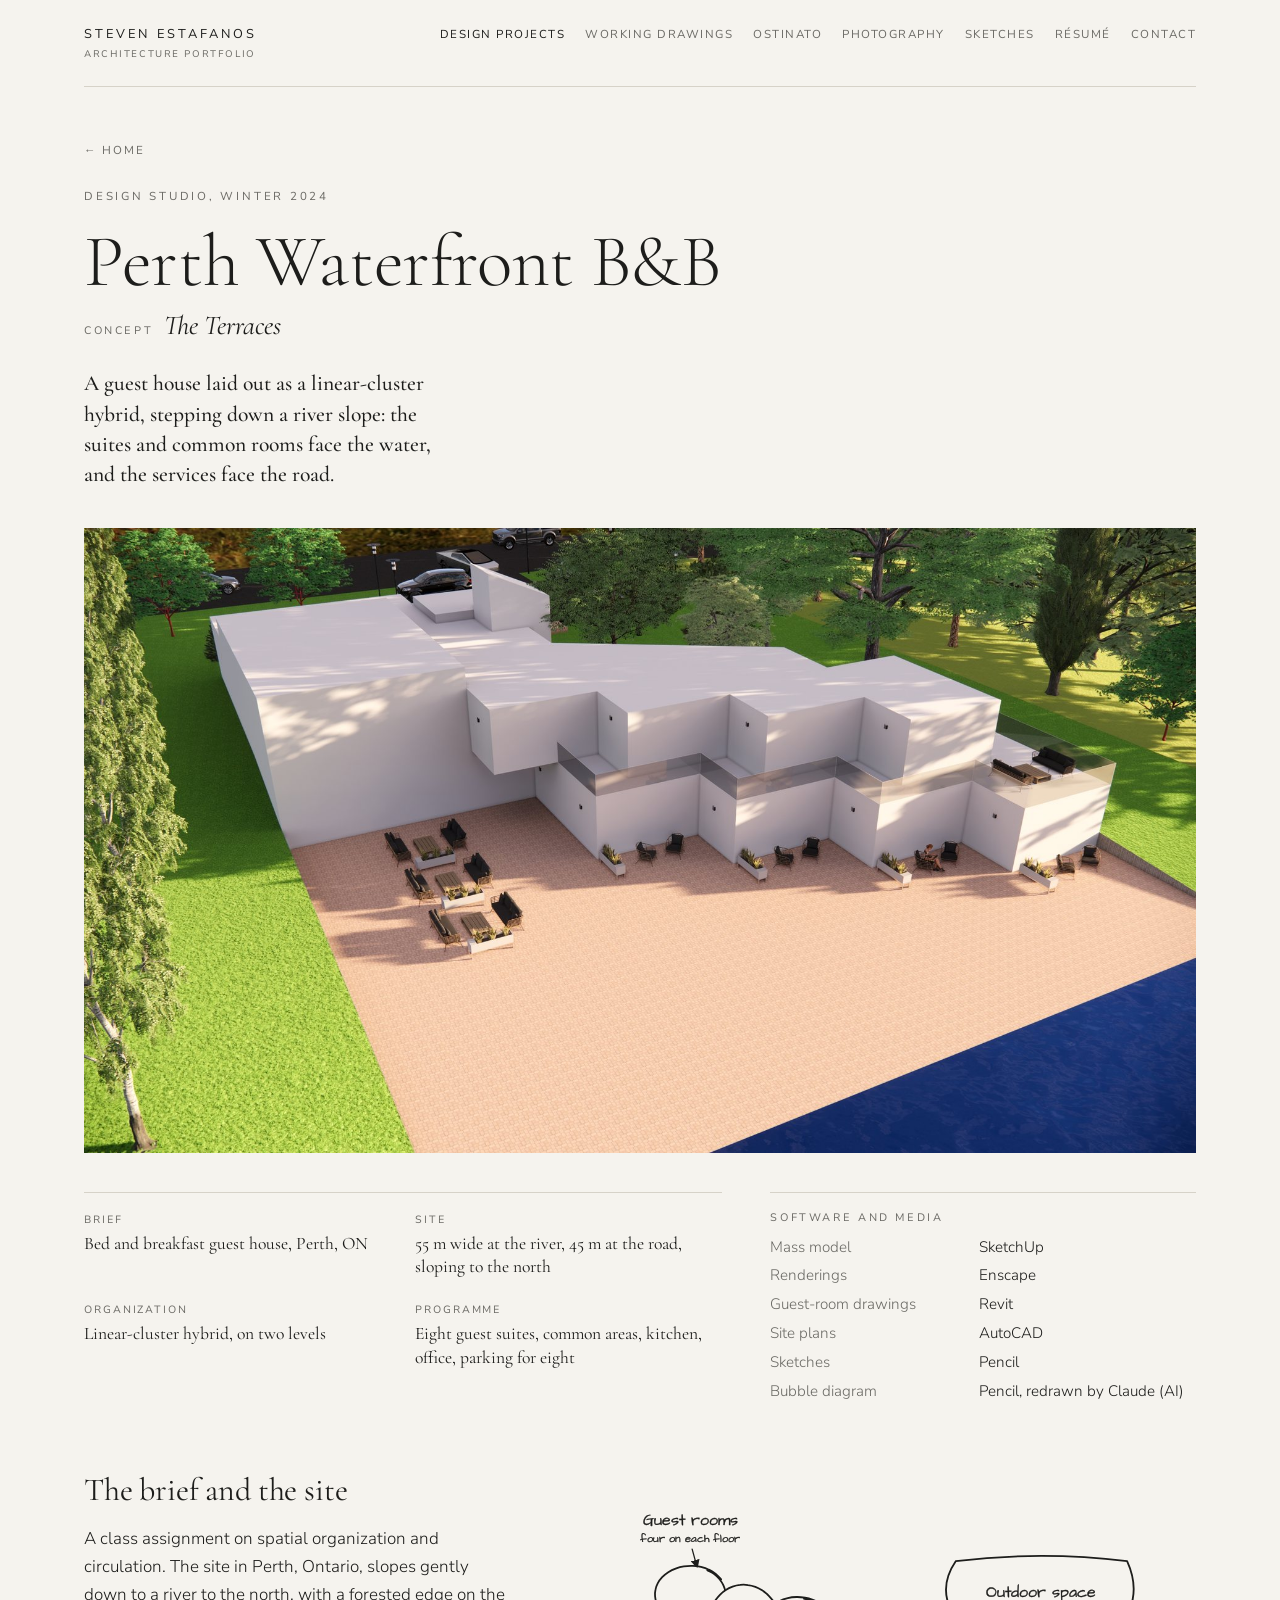
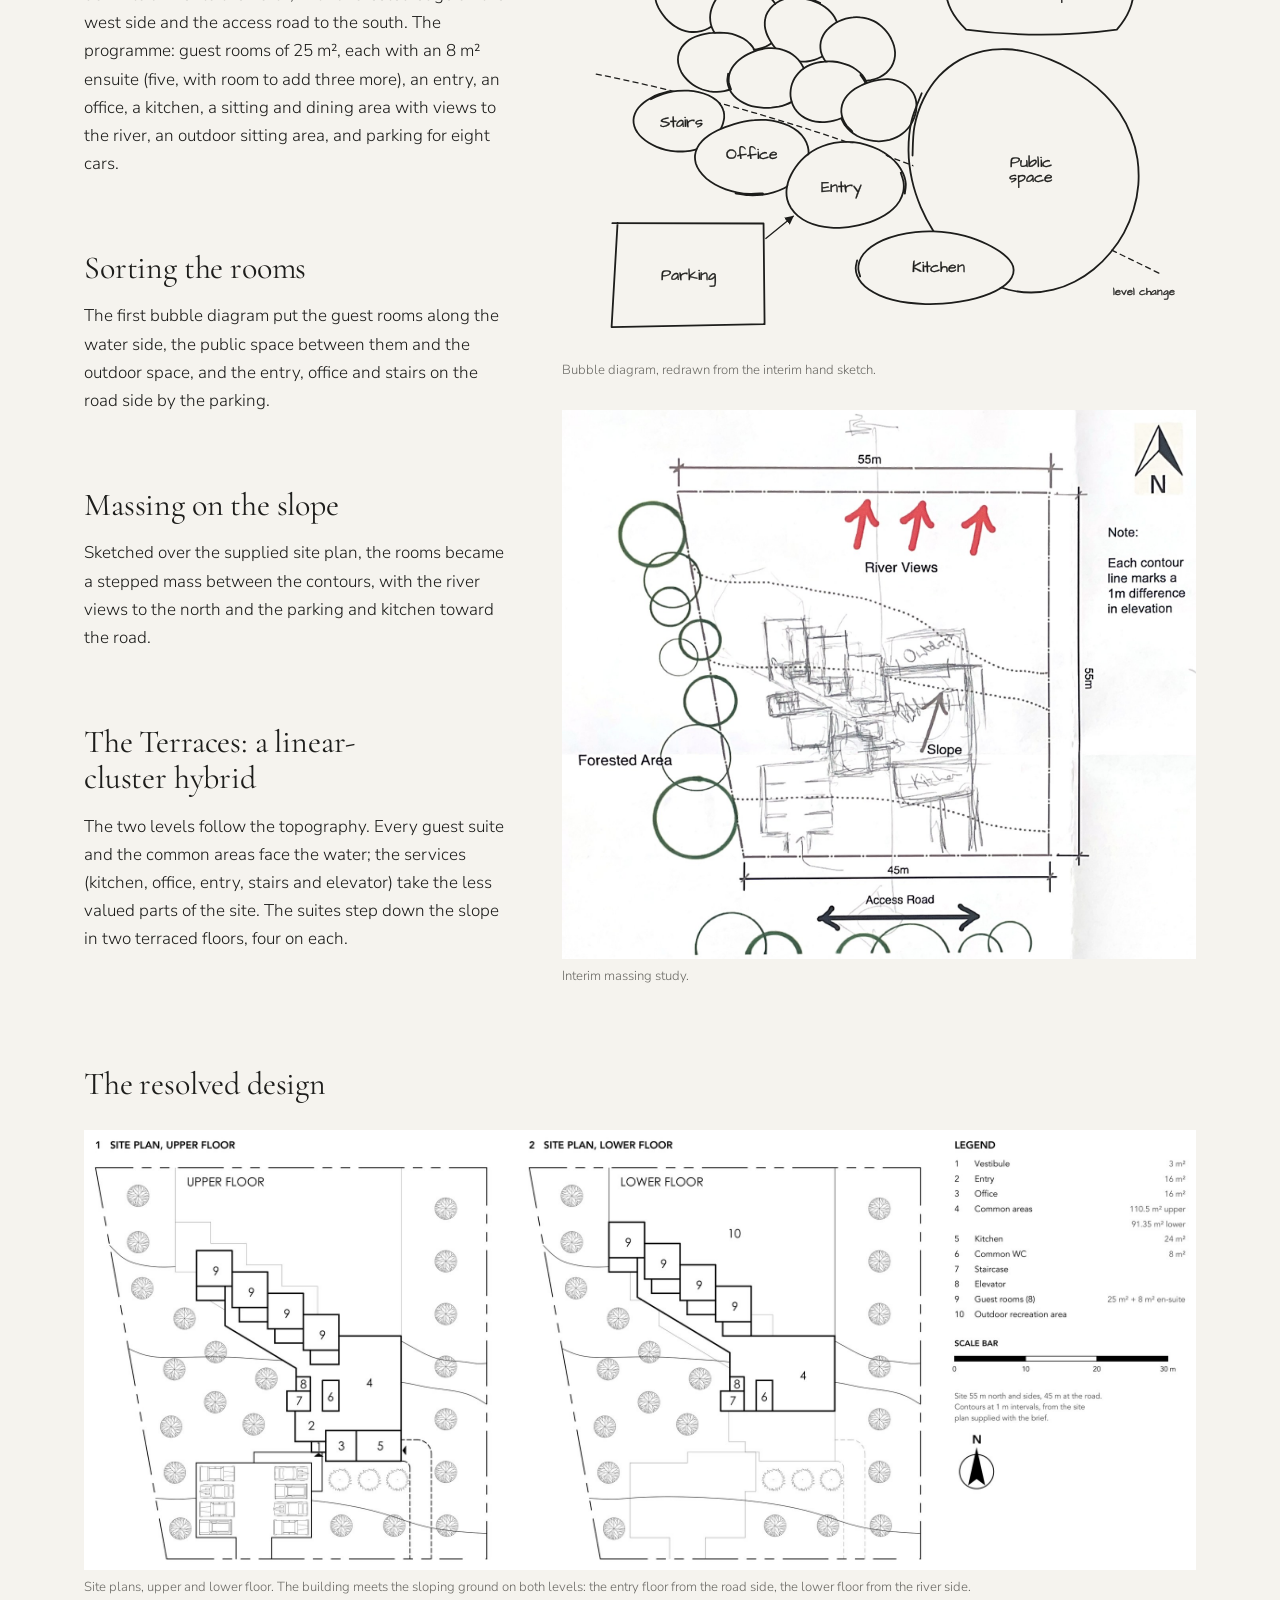
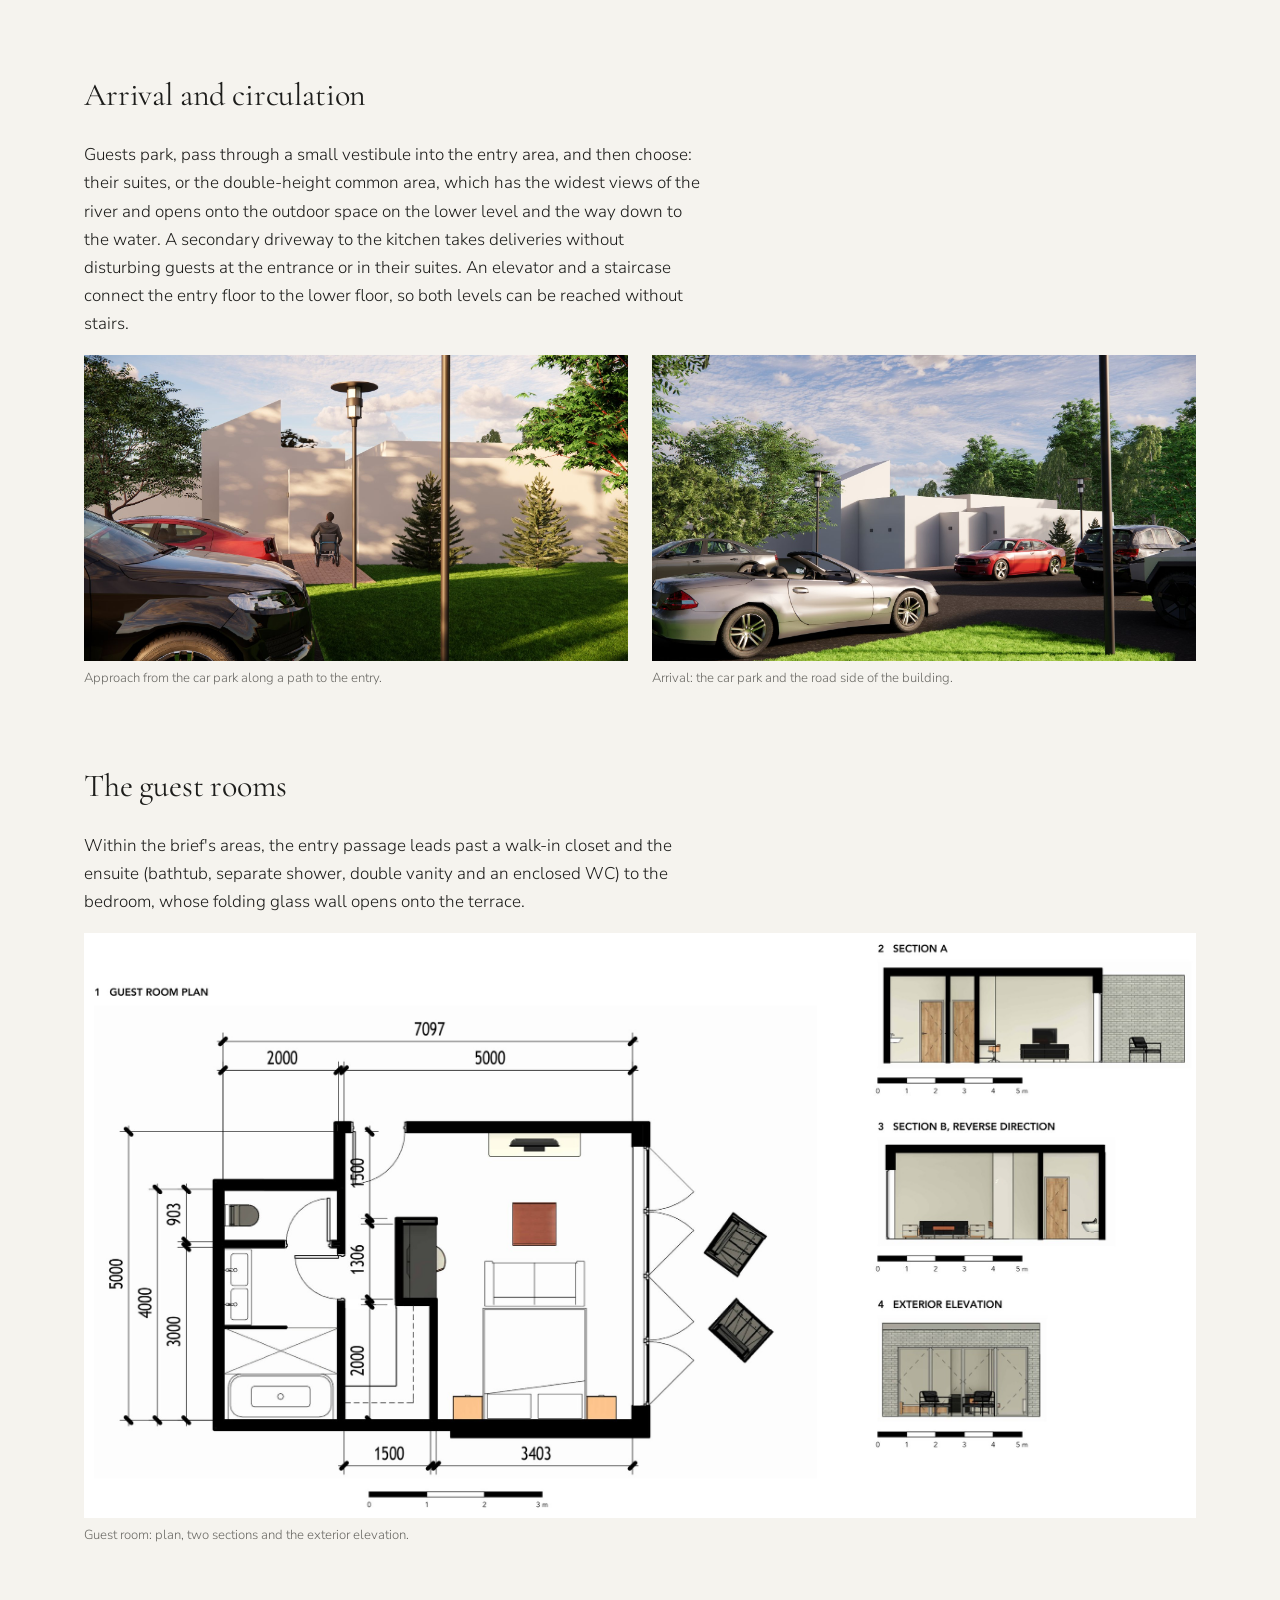
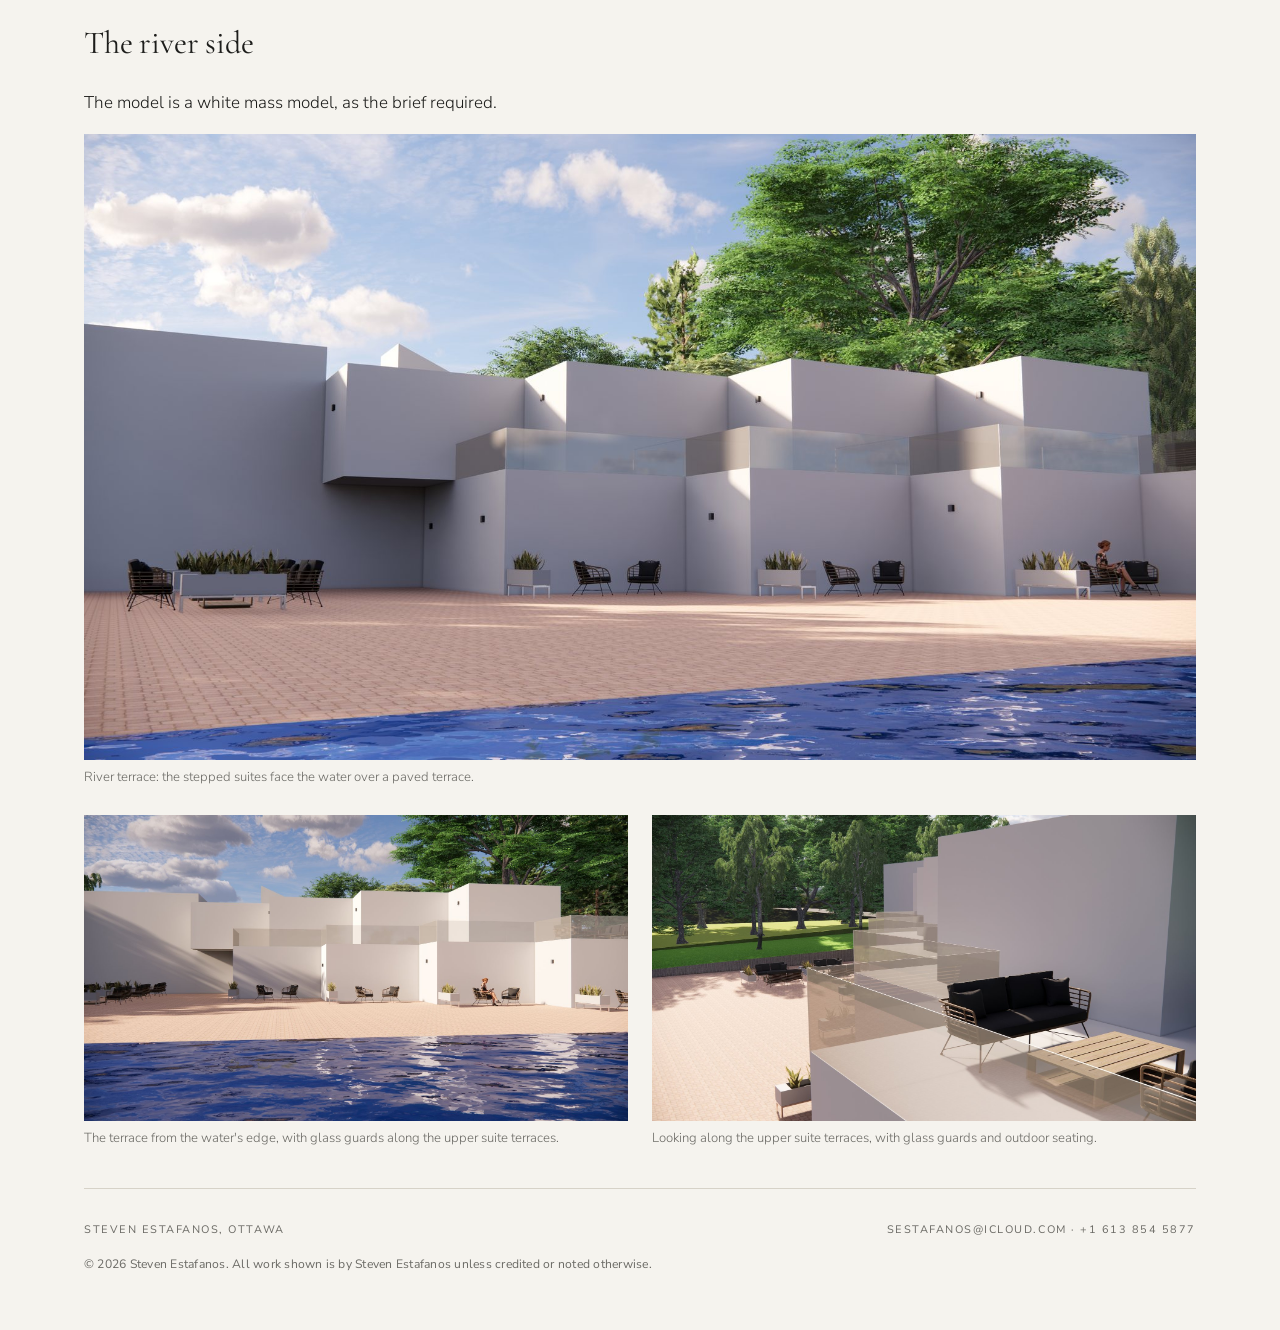
<file: design-bed-and-breakfast.html>
<!doctype html>
<html lang="en">
<head>
<meta charset="utf-8">
<meta name="viewport" content="width=device-width,initial-scale=1,viewport-fit=cover">
<title>Perth Waterfront B&amp;B: The Terraces | Steven Estafanos</title>
<meta name="description" content="A linear-cluster hybrid bed and breakfast on a sloping riverside site in Perth, Ontario: eight guest suites step down the slope to face the water. Renderings, process sketches and a scaled drawing set.">
<link rel="canonical" href="https://stevenestafanos.github.io/design-bed-and-breakfast.html">
<meta property="og:type" content="website">
<meta property="og:site_name" content="Steven Estafanos, Architecture Portfolio">
<meta property="og:title" content="Perth Waterfront B&amp;B: The Terraces | Steven Estafanos">
<meta property="og:description" content="A linear-cluster hybrid bed and breakfast on a sloping riverside site in Perth, Ontario: eight guest suites step down the slope to face the water. Renderings, process sketches and a scaled drawing set.">
<meta property="og:url" content="https://stevenestafanos.github.io/design-bed-and-breakfast.html">
<meta property="og:image" content="https://stevenestafanos.github.io/media/og-wordmark.jpg">
<meta property="og:image:width" content="1200">
<meta property="og:image:height" content="630">
<meta property="og:image:alt" content="Steven Estafanos, Architecture Portfolio">
<meta name="twitter:card" content="summary_large_image">
<link rel="icon" href="/favicon.ico" sizes="any">
<link rel="icon" type="image/png" sizes="32x32" href="/favicon-32.png">
<link rel="apple-touch-icon" href="/apple-touch-icon.png">
<script data-goatcounter="https://sestafanos.goatcounter.com/count" async src="//gc.zgo.at/count.js"></script>
<link rel="preconnect" href="https://fonts.googleapis.com"><link rel="preconnect" href="https://fonts.gstatic.com" crossorigin><link rel="stylesheet" href="https://fonts.googleapis.com/css2?family=Cormorant+Garamond:ital,wght@0,300;0,400;0,500;1,400&family=Nunito+Sans:opsz,wght@6..12,300;6..12,400;6..12,500;6..12,600&display=swap">
<script>(function(){var nav;try{var e=performance.getEntriesByType("navigation")[0];nav=e&&e.type;}catch(x){}try{history.scrollRestoration="manual";}catch(x){}var K="sy:"+location.pathname+location.search,back=nav==="back_forward",y=0,touched=false,st;if(back){try{y=+sessionStorage.getItem(K)||0;}catch(x){}}
function go(){if(touched)return;if(back||!location.hash){if(Math.abs(window.scrollY-y)>2)window.scrollTo(0,y);}}
["wheel","touchstart","keydown","mousedown"].forEach(function(n){addEventListener(n,function(){touched=true;},{passive:true,once:true});});
go();addEventListener("load",function(){go();if(back)[80,300,800,1600,3000].forEach(function(t){setTimeout(go,t);});});
addEventListener("pageshow",function(e){if(!e.persisted)go();});
function save(){try{sessionStorage.setItem(K,String(window.scrollY));}catch(x){}}
addEventListener("scroll",function(){clearTimeout(st);st=setTimeout(save,120);},{passive:true});addEventListener("pagehide",save);})();</script>
<link rel="stylesheet" href="css/style.css"><script src="js/protect.js"></script><script src="js/brand.js" defer></script>
<link rel="stylesheet" href="css/home.css"><link rel="stylesheet" href="css/design.css">

<link rel="stylesheet" href="https://fonts.googleapis.com/css2?family=Architects+Daughter&display=swap"><style>.us .fig img{object-fit:contain;background:var(--panel)}.partifig{margin:0}.partifig figcaption{color:var(--mute);font-size:.82rem;margin-top:8px}.parti{width:100%;height:auto;display:block;font-family:"Architects Daughter",var(--body);font-size:18.5px}.parti text{paint-order:stroke;stroke:currentColor;stroke-width:.35}.parti .nt{color:var(--ink)}.parti .mt{color:#2b1a10}.parti .fill{fill:var(--paper)}.parti .fill.meet{fill:#f1b08c}.parti .pen{fill:none;stroke:var(--ink);stroke-width:2.1;stroke-linecap:round;stroke-linejoin:round}.parti .pen.meet{stroke:#6b3a1f}.parti .node{fill:var(--paper);stroke:var(--ink);stroke-width:1.2}.parti .node.meet{fill:#f1b08c;stroke:#6b3a1f}.parti .nt{fill:var(--ink)}.parti .mt{fill:#2b1a10}.parti .small{font-size:13px}.parti .halo{fill:none;stroke-width:9;stroke-linecap:round;opacity:.55}.parti .pt{stroke:#6cc04a}.parti .pv{stroke:#d97be0}.parti .hull{opacity:.55}.parti .hf{stroke:none}.parti .hf.pt{fill:#6cc04a}.parti .hf.pv{fill:#d97be0}.parti .hf.ko{fill:var(--paper)}.parti .hs{fill:none;stroke-linecap:round}.parti .hs.ko{stroke:var(--paper)}.parti .edge{fill:none;stroke:var(--ink);stroke-width:1.5;stroke-linecap:round}.parti .edge.dash{stroke-dasharray:6 5}.pscroll{overflow-x:auto;-webkit-overflow-scrolling:touch}.pscroll .parti{min-width:640px}.parti .bar{stroke:var(--ink);stroke-width:1.4;stroke-linecap:round}.parti .arrowhead{fill:var(--ink)}.parti .edge.win{stroke-dasharray:1 5}.parti .wg{fill:var(--paper);stroke:var(--ink);stroke-width:1.4}.parti .wgl{stroke:var(--ink);stroke-width:1}.parti .bub{fill:none;stroke:var(--ink);stroke-width:1.3}</style>
<div class="wrap">
  <header class="top">
    <a class="name" href="index.html" aria-label="Steven Estafanos, Architecture Portfolio: home"><span>Steven Estafanos</span><small>Architecture Portfolio</small></a>
    <nav aria-label="Sections"><a href="index.html#design" aria-current="page">Design Projects</a><a href="index.html#drawings">Working Drawings</a><a href="index.html#ostinato">Ostinato</a><a href="index.html#photography">Photography</a><a href="index.html#sketches">Sketches</a><a href="resume.html">Résumé</a><a href="index.html#contact">Contact</a></nav>
  </header>
  <main class="dproj">
    <a class="crumb" href="index.html">&larr; Home</a>
    <p class="eyebrow" style="margin-top:28px">Design Studio, Winter 2024</p>
    <h1>Perth Waterfront B&amp;B</h1>
    <p class="concept"><span>Concept</span> The Terraces</p>
    <p class="lede">A guest house laid out as a linear-cluster hybrid, stepping down a river slope: the suites and common rooms face the water, and the services face the road.</p>
    <figure class="hero-fig fig"><button type="button" data-full="media/design/bb/render-aerial.jpg" aria-label="Enlarge: Aerial rendering of the white mass model, with four suites stepping down the slope to a paved terrace beside the river"><img src="media/design/bb/render-aerial.jpg" alt="Aerial rendering of the white mass model, with four suites stepping down the slope to a paved terrace beside the river" width="1800" height="1013"></button></figure>

    <div class="topinfo">
    <dl class="facts">
      <div><dt>Brief</dt><dd>Bed and breakfast guest house, Perth, ON</dd></div>
      <div><dt>Site</dt><dd>55 m wide at the river, 45 m at the road, sloping to the north</dd></div>
      <div><dt>Organization</dt><dd>Linear-cluster hybrid, on two levels</dd></div>
      <div><dt>Programme</dt><dd>Eight guest suites, common areas, kitchen, office, parking for eight</dd></div>
    </dl>
    <section class="tools" aria-labelledby="sw"><h2 id="sw">Software and media</h2><dl><dt>Mass model</dt><dd>SketchUp</dd><dt>Renderings</dt><dd>Enscape</dd><dt>Guest-room drawings</dt><dd>Revit</dd><dt>Site plans</dt><dd>AutoCAD</dd><dt>Sketches</dt><dd>Pencil</dd><dt>Bubble diagram</dt><dd>Pencil, redrawn by Claude (AI)</dd></dl></section>
    </div>

        <section class="row">
      <div class="rtxt"><h2>The brief and the site</h2><p>A class assignment on spatial organization and circulation. The site in Perth, Ontario, slopes gently down to a river to the north, with a forested edge on the west side and the access road to the south. The programme: guest rooms of 25 m&sup2;, each with an 8 m&sup2; ensuite (five, with room to add three more), an entry, an office, a kitchen, a sitting and dining area with views to the river, an outdoor sitting area, and parking for eight cars.</p><h2>Sorting the rooms</h2><p>The first bubble diagram put the guest rooms along the water side, the public space between them and the outdoor space, and the entry, office and stairs on the road side by the parking.</p><h2>Massing on the slope</h2><p>Sketched over the supplied site plan, the rooms became a stepped mass between the contours, with the river views to the north and the parking and kitchen toward the road.</p><h2>The Terraces: a linear-cluster hybrid</h2><p>The two levels follow the topography. Every guest suite and the common areas face the water; the services (kitchen, office, entry, stairs and elevator) take the less valued parts of the site. The suites step down the slope in two terraced floors, four on each.</p></div>
      <div class="rmed"><div class="it" data-r="1.3214"><figure class="partifig" style="max-width:36rem;margin-inline:auto"><svg class="parti" viewBox="0 0 740 560" role="img" aria-label="Bubble diagram for the bed and breakfast" xmlns="http://www.w3.org/2000/svg"><defs><filter id="mk" x="-5%" y="-5%" width="110%" height="110%"><feTurbulence type="fractalNoise" baseFrequency=".035" numOctaves="2" seed="4"/><feDisplacementMap in="SourceGraphic" scale="6"/></filter><marker id="arw" viewBox="0 0 10 10" refX="9" refY="5" markerWidth="7" markerHeight="7" orient="auto-start-reverse"><path d="M0 0L10 5L0 10z" class="arrowhead"/></marker></defs><g class="hull" filter="url(#mk)"></g><path class="edge dash" d="M40 236 Q360 300 700 470"/><text class="nt small" x="716" y="494" text-anchor="end">level change</text><path class="edge" d="M152 90L158 112" marker-end="url(#arw)"/><path class="edge" d="M238 428L270 402" marker-end="url(#arw)"/><path class="fill" d="M191.2 149.2C191.0 151.7 190.6 154.3 189.9 156.8C189.3 159.3 188.4 161.8 187.3 164.3C186.2 166.7 184.9 169.1 183.2 171.3C181.6 173.6 179.6 175.8 177.4 177.7C175.1 179.6 172.5 181.4 169.7 182.8C166.8 184.1 163.6 185.2 160.5 185.8C157.3 186.4 153.9 186.5 150.7 186.3C147.6 186.0 144.3 185.3 141.4 184.4C138.5 183.4 135.8 182.0 133.4 180.5C130.9 179.1 128.7 177.3 126.7 175.6C124.8 173.8 123.0 172.0 121.4 170.1C119.8 168.2 118.3 166.2 116.9 164.2C115.6 162.2 114.3 160.1 113.2 157.9C112.2 155.6 111.2 153.3 110.6 150.8C109.9 148.3 109.5 145.7 109.6 143.1C109.6 140.5 110.0 137.7 110.8 135.0C111.7 132.4 113.0 129.7 114.7 127.3C116.4 124.9 118.6 122.6 121.0 120.6C123.4 118.6 126.3 116.9 129.3 115.4C132.3 114.0 135.6 112.9 138.9 112.1C142.2 111.4 145.8 110.9 149.2 110.8C152.6 110.8 156.2 111.0 159.6 111.6C162.9 112.2 166.3 113.2 169.3 114.5C172.4 115.8 175.3 117.5 177.8 119.4C180.3 121.3 182.6 123.5 184.4 125.9C186.2 128.2 187.7 130.8 188.8 133.3C189.8 135.9 190.5 138.6 190.9 141.3C191.3 143.9 191.3 146.6 191.2 149.2Z"/><path class="pen" d="M169.7 114.7C171.0 115.5 175.3 117.5 177.7 119.2C180.1 121.0 182.2 123.1 184.0 125.2C185.8 127.4 187.3 129.8 188.4 132.2C189.5 134.6 190.3 137.1 190.8 139.6C191.3 142.0 191.5 144.6 191.5 147.0C191.5 149.5 191.2 151.9 190.8 154.3C190.3 156.7 189.7 159.1 188.8 161.4C188.0 163.8 186.9 166.1 185.6 168.3C184.3 170.5 182.8 172.8 181.0 174.8C179.1 176.8 177.0 178.8 174.6 180.4C172.2 182.0 169.5 183.5 166.7 184.5C163.9 185.6 160.8 186.3 157.7 186.7C154.7 187.0 151.5 186.9 148.5 186.6C145.5 186.2 142.5 185.3 139.8 184.3C137.1 183.3 134.6 182.0 132.3 180.5C130.0 179.1 128.0 177.5 126.1 175.8C124.2 174.1 122.5 172.4 120.9 170.6C119.4 168.8 117.9 166.9 116.6 165.0C115.3 163.1 114.0 161.1 112.9 159.0C111.9 156.9 110.8 154.7 110.1 152.4C109.4 150.0 108.9 147.6 108.7 145.1C108.5 142.6 108.6 139.9 109.2 137.4C109.7 134.8 110.6 132.2 111.9 129.8C113.2 127.3 115.0 124.9 117.0 122.8C119.0 120.7 121.5 118.7 124.1 117.0C126.7 115.4 129.7 113.9 132.7 112.8C135.8 111.7 139.1 110.8 142.3 110.3C145.6 109.8 149.0 109.6 152.4 109.7C155.7 109.8 159.1 110.2 162.3 110.9C165.5 111.7 168.7 112.7 171.6 114.1C174.5 115.4 177.2 117.1 179.6 119.0C182.0 120.9 184.8 124.3 185.9 125.4"/><path class="fill" d="M254.8 166.7C255.5 169.2 256.2 171.8 256.3 174.5C256.4 177.2 256.2 180.1 255.5 182.9C254.7 185.6 253.5 188.5 251.8 191.0C250.1 193.5 247.9 196.0 245.4 198.0C242.8 200.0 239.8 201.8 236.7 203.2C233.6 204.5 230.1 205.5 226.7 206.1C223.3 206.7 219.7 206.9 216.3 206.9C212.9 206.8 209.4 206.3 206.1 205.6C202.9 204.9 199.7 203.9 196.7 202.6C193.7 201.3 190.9 199.8 188.4 198.0C185.9 196.2 183.6 194.2 181.6 192.0C179.7 189.9 178.0 187.5 176.7 185.0C175.5 182.5 174.6 179.9 174.0 177.3C173.4 174.7 173.2 172.0 173.3 169.4C173.3 166.8 173.8 164.1 174.4 161.6C175.1 159.0 176.0 156.5 177.2 154.1C178.4 151.7 179.9 149.3 181.6 147.2C183.4 145.0 185.4 142.8 187.7 141.0C189.9 139.1 192.5 137.4 195.3 136.1C198.1 134.7 201.2 133.6 204.3 133.0C207.3 132.3 210.7 132.1 213.8 132.2C217.0 132.3 220.2 132.9 223.1 133.8C226.0 134.6 228.8 135.9 231.2 137.3C233.7 138.7 235.9 140.4 237.9 142.1C240.0 143.8 241.7 145.7 243.3 147.6C245.0 149.5 246.5 151.4 247.9 153.4C249.3 155.4 250.6 157.5 251.7 159.7C252.9 161.9 254.0 164.2 254.8 166.7Z"/><path class="pen" d="M203.9 205.1C202.5 204.6 198.0 203.2 195.2 202.0C192.5 200.7 189.9 199.2 187.6 197.5C185.3 195.8 183.1 193.9 181.3 191.9C179.5 189.8 177.9 187.6 176.7 185.3C175.4 183.0 174.5 180.5 173.9 178.0C173.3 175.6 173.0 173.0 173.0 170.6C172.9 168.1 173.2 165.6 173.7 163.2C174.2 160.7 175.0 158.3 176.0 156.0C177.0 153.7 178.2 151.4 179.6 149.2C181.1 147.1 182.8 145.0 184.7 143.1C186.7 141.1 188.9 139.3 191.3 137.8C193.7 136.2 196.4 134.9 199.2 133.9C202.0 132.9 205.1 132.2 208.1 131.9C211.1 131.5 214.3 131.6 217.2 132.0C220.1 132.3 223.1 133.1 225.8 134.1C228.4 135.1 230.9 136.4 233.2 137.8C235.5 139.2 237.5 140.9 239.4 142.5C241.2 144.2 242.8 146.0 244.4 147.8C246.0 149.6 247.4 151.4 248.7 153.3C250.1 155.3 251.3 157.2 252.5 159.3C253.6 161.5 254.7 163.7 255.5 166.0C256.3 168.4 256.9 170.9 257.2 173.5C257.4 176.0 257.4 178.8 256.9 181.5C256.4 184.1 255.5 186.9 254.1 189.4C252.7 192.0 250.9 194.5 248.7 196.6C246.5 198.8 243.9 200.7 241.0 202.3C238.2 203.9 235.0 205.2 231.9 206.1C228.7 207.1 225.2 207.6 221.9 207.9C218.6 208.2 215.2 208.1 211.9 207.8C208.6 207.5 205.3 206.8 202.3 205.9C199.2 205.1 196.2 203.9 193.4 202.5C190.7 201.2 187.0 198.6 185.7 197.8"/><path class="fill" d="M322.4 184.1C322.4 186.7 322.1 189.4 321.5 192.0C320.8 194.6 319.8 197.2 318.5 199.6C317.2 202.0 315.5 204.4 313.7 206.5C311.8 208.6 309.7 210.6 307.3 212.4C305.0 214.1 302.4 215.7 299.6 217.0C296.9 218.2 293.9 219.3 290.9 219.9C287.9 220.6 284.7 221.0 281.6 220.9C278.5 220.9 275.4 220.5 272.5 219.8C269.6 219.1 266.7 218.0 264.2 216.8C261.6 215.6 259.3 214.0 257.2 212.4C255.1 210.8 253.2 208.9 251.5 207.1C249.7 205.2 248.2 203.3 246.8 201.3C245.3 199.2 244.0 197.2 242.8 194.9C241.6 192.7 240.5 190.3 239.7 187.8C238.9 185.3 238.2 182.6 238.0 179.9C237.8 177.1 237.9 174.2 238.5 171.3C239.2 168.5 240.4 165.5 242.0 162.9C243.7 160.3 246.0 157.8 248.6 155.7C251.1 153.6 254.3 151.8 257.5 150.4C260.7 149.1 264.3 148.2 267.7 147.7C271.2 147.2 274.8 147.1 278.2 147.4C281.7 147.6 285.1 148.2 288.2 149.0C291.4 149.9 294.5 151.0 297.3 152.2C300.2 153.5 302.9 155.0 305.4 156.7C307.8 158.3 310.2 160.2 312.2 162.2C314.2 164.2 316.1 166.4 317.5 168.8C319.0 171.1 320.2 173.6 321.0 176.2C321.8 178.7 322.3 181.4 322.4 184.1Z"/><path class="pen" d="M282.4 147.8C283.9 148.2 288.6 149.0 291.5 149.9C294.4 150.9 297.2 152.0 299.7 153.3C302.3 154.6 304.8 156.1 307.1 157.7C309.3 159.3 311.4 161.1 313.3 163.1C315.1 165.0 316.8 167.1 318.2 169.3C319.5 171.6 320.6 173.9 321.4 176.4C322.1 178.8 322.6 181.3 322.7 183.8C322.8 186.3 322.5 188.9 322.0 191.4C321.5 193.8 320.6 196.3 319.4 198.6C318.3 200.9 316.9 203.2 315.3 205.3C313.6 207.4 311.7 209.4 309.6 211.1C307.5 212.9 305.2 214.6 302.7 216.0C300.2 217.3 297.5 218.6 294.7 219.4C291.9 220.3 288.9 221.0 286.0 221.3C283.1 221.6 280.0 221.6 277.2 221.2C274.3 220.9 271.4 220.2 268.7 219.4C266.1 218.5 263.6 217.3 261.3 215.9C259.0 214.6 256.9 213.0 255.0 211.4C253.0 209.8 251.4 208.0 249.7 206.2C248.1 204.4 246.7 202.6 245.3 200.6C244.0 198.6 242.7 196.6 241.6 194.4C240.5 192.3 239.4 190.0 238.6 187.6C237.8 185.2 237.1 182.6 236.9 180.0C236.7 177.3 236.7 174.5 237.3 171.7C237.8 169.0 238.8 166.1 240.3 163.6C241.7 161.0 243.7 158.4 246.0 156.3C248.3 154.1 251.1 152.1 254.1 150.6C257.0 149.1 260.4 148.0 263.7 147.2C267.0 146.4 270.5 146.1 273.9 146.0C277.2 145.9 280.6 146.3 283.8 146.8C287.0 147.3 290.2 148.2 293.1 149.2C296.1 150.2 300.1 152.2 301.5 152.8"/><path class="fill" d="M386.3 201.6C387.0 204.2 387.7 206.9 387.8 209.7C387.9 212.5 387.8 215.5 387.1 218.3C386.4 221.2 385.3 224.2 383.6 226.8C381.9 229.5 379.7 232.1 377.1 234.2C374.5 236.3 371.4 238.2 368.2 239.6C364.9 240.9 361.3 241.8 357.8 242.3C354.3 242.8 350.6 242.8 347.2 242.5C343.8 242.2 340.4 241.4 337.3 240.5C334.2 239.6 331.3 238.4 328.5 237.1C325.7 235.9 323.2 234.4 320.7 232.8C318.3 231.2 316.0 229.4 314.0 227.6C311.9 225.7 309.9 223.6 308.3 221.4C306.7 219.2 305.2 216.8 304.2 214.3C303.2 211.8 302.4 209.1 302.2 206.5C301.9 203.8 302.1 201.0 302.7 198.4C303.3 195.7 304.3 193.1 305.7 190.6C307.0 188.2 308.8 185.9 310.8 183.8C312.8 181.7 315.1 179.8 317.5 178.2C320.0 176.5 322.7 175.1 325.4 173.9C328.2 172.8 331.1 171.9 334.1 171.2C337.0 170.6 340.1 170.2 343.0 170.2C346.0 170.1 349.1 170.3 352.0 170.8C354.9 171.3 357.7 172.1 360.3 173.2C363.0 174.2 365.5 175.6 367.7 177.0C370.0 178.5 372.1 180.2 374.0 182.0C375.9 183.8 377.6 185.8 379.1 187.8C380.7 189.9 382.0 192.0 383.2 194.3C384.4 196.6 385.5 199.1 386.3 201.6Z"/><path class="pen" d="M351.5 242.7C349.9 242.5 345.0 242.3 341.9 241.7C338.8 241.1 335.8 240.2 333.1 239.2C330.3 238.2 327.7 236.9 325.2 235.6C322.7 234.3 320.4 232.8 318.2 231.2C316.0 229.6 313.9 227.9 312.1 226.1C310.2 224.2 308.4 222.2 307.0 220.1C305.6 217.9 304.3 215.6 303.4 213.2C302.5 210.8 301.9 208.3 301.8 205.7C301.6 203.2 301.8 200.6 302.3 198.1C302.9 195.6 303.8 193.1 305.1 190.7C306.3 188.4 308.0 186.2 309.8 184.2C311.6 182.1 313.8 180.3 316.0 178.6C318.3 177.0 320.7 175.5 323.3 174.3C325.9 173.1 328.6 172.1 331.4 171.3C334.1 170.6 337.0 170.0 339.8 169.8C342.7 169.5 345.6 169.5 348.4 169.8C351.2 170.0 354.1 170.5 356.7 171.3C359.4 172.0 361.9 173.1 364.3 174.2C366.7 175.4 368.9 176.9 370.9 178.4C373.0 179.9 374.8 181.7 376.5 183.5C378.2 185.3 379.8 187.2 381.2 189.2C382.6 191.3 383.9 193.4 384.9 195.7C386.0 197.9 387.0 200.3 387.7 202.8C388.3 205.3 388.9 208.0 389.0 210.7C389.1 213.4 388.9 216.2 388.2 219.0C387.5 221.7 386.4 224.6 384.9 227.2C383.3 229.8 381.2 232.3 378.8 234.5C376.4 236.6 373.5 238.5 370.4 240.0C367.4 241.4 363.9 242.5 360.6 243.2C357.2 243.8 353.7 244.0 350.3 243.9C347.0 243.9 343.6 243.3 340.5 242.7C337.3 242.0 333.0 240.3 331.5 239.9"/><path class="fill" d="M225.2 227.1C224.5 230.0 223.1 232.8 221.5 235.3C219.9 237.9 217.9 240.2 215.8 242.3C213.6 244.4 211.2 246.2 208.7 247.8C206.2 249.5 203.6 250.9 200.8 252.0C198.1 253.2 195.3 254.2 192.4 254.9C189.4 255.6 186.4 256.1 183.4 256.3C180.4 256.4 177.3 256.4 174.3 256.0C171.3 255.6 168.3 255.0 165.5 254.1C162.6 253.2 159.9 252.0 157.3 250.6C154.7 249.2 152.3 247.5 150.1 245.7C147.9 243.9 145.9 241.9 144.2 239.8C142.4 237.6 140.9 235.3 139.7 232.9C138.4 230.5 137.4 228.0 136.9 225.4C136.3 222.8 136.0 220.1 136.2 217.5C136.4 214.9 137.0 212.2 138.0 209.7C139.0 207.3 140.5 204.9 142.3 202.8C144.0 200.7 146.2 198.8 148.5 197.2C150.8 195.6 153.4 194.3 156.0 193.1C158.7 192.0 161.5 191.2 164.3 190.5C167.0 189.8 169.9 189.4 172.8 189.0C175.7 188.7 178.6 188.4 181.6 188.4C184.7 188.4 187.8 188.5 191.0 188.9C194.1 189.3 197.4 189.8 200.6 190.8C203.8 191.8 207.1 193.1 210.0 194.8C212.9 196.5 215.8 198.6 218.1 201.0C220.4 203.3 222.4 206.1 223.7 209.0C225.1 211.8 225.9 215.0 226.1 218.0C226.4 221.1 226.0 224.2 225.2 227.1Z"/><path class="pen" d="M225.9 216.0C225.9 217.4 226.3 221.8 225.9 224.6C225.4 227.4 224.4 230.1 223.2 232.7C221.9 235.2 220.2 237.5 218.4 239.7C216.6 241.8 214.5 243.8 212.3 245.5C210.1 247.2 207.7 248.8 205.3 250.1C202.8 251.4 200.2 252.6 197.6 253.6C195.0 254.5 192.2 255.3 189.4 255.8C186.6 256.3 183.7 256.6 180.9 256.7C178.0 256.7 175.1 256.5 172.3 256.1C169.5 255.6 166.7 254.9 164.0 254.0C161.3 253.0 158.7 251.9 156.3 250.5C153.9 249.1 151.6 247.6 149.6 245.9C147.5 244.1 145.5 242.2 143.9 240.2C142.2 238.2 140.7 236.0 139.4 233.8C138.2 231.5 137.2 229.1 136.5 226.7C135.8 224.2 135.4 221.7 135.4 219.2C135.4 216.7 135.8 214.1 136.5 211.7C137.2 209.3 138.4 206.9 139.8 204.7C141.2 202.6 143.1 200.6 145.1 198.8C147.1 197.1 149.4 195.5 151.8 194.2C154.2 193.0 156.8 191.9 159.4 191.1C162.0 190.2 164.7 189.5 167.4 189.0C170.2 188.5 172.9 188.1 175.7 187.9C178.6 187.6 181.4 187.5 184.4 187.5C187.3 187.6 190.4 187.8 193.5 188.2C196.5 188.7 199.8 189.4 202.8 190.4C205.9 191.5 209.0 192.8 211.8 194.5C214.6 196.2 217.3 198.3 219.5 200.6C221.8 202.9 223.7 205.6 225.0 208.3C226.4 211.1 227.3 214.1 227.6 217.0C228.0 220.0 227.8 223.0 227.2 225.9C226.6 228.7 224.6 232.7 224.1 234.1"/><path class="fill" d="M283.9 243.9C283.7 246.5 283.1 249.1 282.2 251.5C281.3 253.9 280.0 256.3 278.4 258.5C276.9 260.6 274.9 262.7 272.8 264.4C270.6 266.2 268.2 267.7 265.6 269.0C263.1 270.3 260.3 271.3 257.5 272.1C254.7 272.9 251.8 273.5 248.8 273.9C245.8 274.3 242.8 274.6 239.7 274.6C236.6 274.6 233.4 274.4 230.2 274.0C227.0 273.5 223.7 272.9 220.5 271.9C217.3 270.8 214.0 269.5 211.1 267.8C208.2 266.1 205.3 264.0 203.0 261.7C200.7 259.3 198.6 256.5 197.2 253.6C195.9 250.8 195.0 247.6 194.8 244.6C194.5 241.5 194.9 238.4 195.8 235.5C196.6 232.6 198.1 229.8 199.8 227.3C201.4 224.8 203.6 222.6 205.8 220.6C208.0 218.6 210.5 216.9 212.9 215.3C215.4 213.8 218.0 212.5 220.6 211.3C223.3 210.2 225.9 209.2 228.7 208.4C231.5 207.6 234.4 206.9 237.3 206.5C240.2 206.1 243.2 205.9 246.3 206.1C249.3 206.2 252.4 206.6 255.3 207.4C258.2 208.1 261.2 209.2 263.8 210.5C266.5 211.8 269.1 213.5 271.3 215.3C273.5 217.2 275.5 219.3 277.2 221.5C278.8 223.7 280.2 226.1 281.3 228.6C282.4 231.0 283.1 233.6 283.6 236.2C284.0 238.7 284.1 241.4 283.9 243.9Z"/><path class="pen" d="M197.4 254.0C197.0 252.6 195.2 248.4 194.8 245.5C194.5 242.7 194.7 239.7 195.3 236.9C195.9 234.2 197.1 231.4 198.5 229.0C199.9 226.6 201.8 224.3 203.7 222.3C205.7 220.3 207.9 218.5 210.2 216.9C212.4 215.3 214.8 213.9 217.2 212.7C219.7 211.4 222.1 210.3 224.7 209.4C227.2 208.5 229.8 207.7 232.5 207.1C235.2 206.5 238.0 206.0 240.8 205.8C243.6 205.6 246.5 205.6 249.4 205.9C252.2 206.2 255.2 206.8 257.9 207.7C260.6 208.5 263.4 209.7 265.8 211.0C268.3 212.4 270.6 214.1 272.7 215.9C274.7 217.7 276.6 219.7 278.1 221.8C279.7 224.0 281.0 226.3 282.0 228.6C283.0 230.9 283.8 233.4 284.2 235.8C284.7 238.2 284.9 240.8 284.7 243.2C284.6 245.7 284.2 248.2 283.4 250.5C282.7 252.9 281.6 255.2 280.2 257.4C278.9 259.5 277.2 261.5 275.3 263.4C273.4 265.2 271.1 266.8 268.8 268.2C266.5 269.6 263.9 270.8 261.3 271.7C258.7 272.7 256.0 273.5 253.2 274.1C250.4 274.6 247.6 275.0 244.6 275.3C241.7 275.5 238.7 275.6 235.7 275.4C232.7 275.3 229.6 275.0 226.4 274.4C223.3 273.8 220.1 273.0 217.1 271.9C214.0 270.7 210.9 269.3 208.2 267.5C205.4 265.7 202.7 263.6 200.6 261.2C198.5 258.8 196.6 256.1 195.4 253.3C194.1 250.5 193.3 247.4 193.1 244.4C192.9 241.5 193.9 237.1 194.0 235.6"/><path class="fill" d="M354.8 261.9C354.0 264.8 352.6 267.6 350.9 270.0C349.3 272.5 347.1 274.7 344.9 276.7C342.7 278.6 340.2 280.3 337.8 281.8C335.3 283.3 332.7 284.5 330.2 285.7C327.6 286.8 325.0 287.8 322.3 288.7C319.6 289.5 316.9 290.3 314.0 290.8C311.2 291.3 308.2 291.7 305.2 291.7C302.2 291.8 299.0 291.6 296.0 291.0C293.0 290.5 289.9 289.5 287.2 288.3C284.4 287.1 281.7 285.4 279.4 283.6C277.1 281.7 275.0 279.5 273.4 277.3C271.8 275.0 270.5 272.5 269.5 270.0C268.6 267.5 268.0 264.9 267.8 262.3C267.5 259.8 267.5 257.2 267.8 254.7C268.1 252.1 268.7 249.6 269.6 247.2C270.5 244.9 271.6 242.5 273.0 240.3C274.4 238.1 276.2 236.0 278.1 234.1C280.1 232.2 282.3 230.4 284.7 229.0C287.2 227.5 289.9 226.2 292.7 225.2C295.5 224.1 298.5 223.4 301.6 222.9C304.6 222.4 307.8 222.1 311.0 222.1C314.2 222.1 317.5 222.4 320.7 222.9C324.0 223.4 327.3 224.2 330.4 225.4C333.6 226.5 336.8 227.9 339.7 229.7C342.5 231.5 345.3 233.6 347.5 236.0C349.8 238.3 351.8 241.1 353.2 243.9C354.5 246.7 355.4 249.9 355.7 252.9C356.0 255.9 355.6 259.0 354.8 261.9Z"/><path class="pen" d="M348.5 237.0C349.3 238.3 352.3 241.9 353.5 244.6C354.8 247.3 355.5 250.2 355.8 253.1C356.1 255.9 355.8 258.8 355.1 261.5C354.4 264.2 353.1 266.9 351.6 269.3C350.2 271.6 348.2 273.8 346.2 275.8C344.2 277.7 341.9 279.4 339.7 280.9C337.4 282.4 335.0 283.7 332.6 284.8C330.2 286.0 327.8 287.0 325.3 287.9C322.8 288.9 320.3 289.7 317.6 290.3C315.0 291.0 312.3 291.5 309.5 291.8C306.7 292.1 303.8 292.2 300.9 292.0C298.0 291.8 295.0 291.4 292.2 290.6C289.4 289.8 286.6 288.7 284.1 287.4C281.5 286.0 279.1 284.3 277.1 282.4C275.1 280.5 273.3 278.3 271.8 276.1C270.4 273.9 269.3 271.5 268.5 269.1C267.7 266.7 267.2 264.2 266.9 261.7C266.7 259.3 266.8 256.8 267.1 254.4C267.4 252.0 267.9 249.6 268.7 247.3C269.5 245.0 270.5 242.8 271.8 240.6C273.1 238.5 274.7 236.4 276.4 234.5C278.2 232.7 280.3 230.9 282.5 229.3C284.7 227.8 287.2 226.4 289.8 225.3C292.4 224.2 295.2 223.3 298.1 222.6C301.0 221.9 304.0 221.5 307.0 221.3C310.0 221.0 313.2 221.0 316.3 221.3C319.4 221.6 322.6 222.0 325.7 222.8C328.9 223.6 332.0 224.6 335.0 225.9C338.0 227.2 341.0 228.9 343.6 230.8C346.2 232.7 348.7 234.9 350.7 237.3C352.7 239.8 354.4 242.6 355.5 245.3C356.7 248.1 357.1 252.7 357.4 254.1"/><path class="fill" d="M412.7 278.8C412.3 281.3 411.6 283.7 410.8 286.1C409.9 288.4 408.8 290.7 407.5 292.9C406.2 295.1 404.7 297.3 402.9 299.3C401.1 301.3 399.1 303.3 396.8 305.0C394.5 306.7 391.9 308.2 389.1 309.5C386.3 310.7 383.3 311.7 380.1 312.4C377.0 313.0 373.7 313.4 370.3 313.4C367.0 313.4 363.6 313.1 360.3 312.4C357.0 311.8 353.6 310.8 350.5 309.5C347.4 308.2 344.4 306.6 341.6 304.7C338.9 302.9 336.3 300.6 334.2 298.2C332.1 295.8 330.2 293.1 329.0 290.3C327.7 287.5 326.8 284.5 326.5 281.6C326.2 278.6 326.4 275.6 327.1 272.7C327.8 269.9 329.1 267.2 330.6 264.7C332.2 262.2 334.2 260.0 336.3 258.0C338.4 256.0 340.8 254.3 343.3 252.8C345.7 251.3 348.2 250.0 350.7 248.9C353.3 247.7 355.9 246.8 358.5 245.9C361.2 245.0 363.8 244.3 366.7 243.7C369.5 243.1 372.4 242.6 375.4 242.5C378.4 242.3 381.5 242.4 384.6 242.8C387.6 243.3 390.8 244.0 393.7 245.2C396.5 246.3 399.4 247.9 401.7 249.7C404.1 251.5 406.3 253.7 407.9 256.0C409.6 258.3 410.8 260.9 411.7 263.4C412.6 265.9 413.0 268.6 413.2 271.2C413.4 273.8 413.1 276.3 412.7 278.8Z"/><path class="pen" d="M339.0 302.8C337.9 301.7 334.4 298.6 332.5 296.3C330.7 293.9 329.2 291.3 328.1 288.6C327.1 286.0 326.4 283.1 326.2 280.3C326.1 277.6 326.4 274.7 327.1 272.1C327.8 269.4 329.0 266.8 330.5 264.5C331.9 262.2 333.8 260.1 335.8 258.2C337.7 256.3 340.0 254.6 342.2 253.1C344.5 251.7 346.8 250.4 349.2 249.3C351.6 248.1 354.0 247.1 356.5 246.2C359.0 245.4 361.5 244.6 364.1 243.9C366.7 243.3 369.4 242.7 372.2 242.4C374.9 242.1 377.9 241.9 380.8 242.0C383.7 242.2 386.7 242.5 389.6 243.3C392.4 244.0 395.3 245.1 397.9 246.5C400.4 247.9 402.9 249.6 404.9 251.6C407.0 253.5 408.7 255.7 410.1 258.0C411.4 260.3 412.4 262.8 413.1 265.3C413.7 267.7 414.0 270.3 414.0 272.7C414.1 275.2 413.8 277.6 413.4 280.0C412.9 282.3 412.2 284.6 411.4 286.9C410.5 289.1 409.5 291.3 408.3 293.4C407.0 295.6 405.6 297.7 403.9 299.6C402.2 301.6 400.3 303.5 398.1 305.1C396.0 306.8 393.6 308.4 391.0 309.7C388.4 311.0 385.5 312.1 382.6 312.9C379.6 313.6 376.5 314.2 373.3 314.4C370.1 314.6 366.8 314.5 363.6 314.1C360.4 313.7 357.1 313.0 354.0 312.1C350.9 311.1 347.8 309.8 344.9 308.3C342.1 306.7 339.3 304.9 336.9 302.8C334.5 300.8 332.2 298.4 330.5 295.9C328.7 293.4 326.9 289.2 326.2 287.9"/><text class="nt" x="150" y="62" text-anchor="middle">Guest rooms</text><text class="nt small" x="150" y="82" text-anchor="middle">four on each floor</text><path class="fill" d="M460 104 Q560 92 660 104 Q680 148 648 184 Q560 196 472 184 Q432 145 460 104Z"/><path class="pen" d="M460 104 Q560 92 660 104 Q680 148 648 184 Q560 196 472 184 Q432 145 460 104Z"/><text class="nt" x="560" y="146" text-anchor="middle">Outdoor space</text><path class="fill" d="M670.5 337.4C671.8 347.7 671.8 358.6 670.7 368.9C669.5 379.2 667.0 389.6 663.7 399.2C660.3 408.8 655.7 418.1 650.6 426.4C645.4 434.8 639.3 442.6 632.7 449.5C626.1 456.4 618.8 462.6 611.1 467.8C603.4 472.9 595.1 477.4 586.6 480.6C578.1 483.8 569.0 486.1 560.0 487.1C551.0 488.1 541.6 487.9 532.6 486.6C523.5 485.2 514.3 482.5 505.7 478.9C497.0 475.3 488.6 470.4 480.7 464.7C472.8 459.1 465.3 452.4 458.4 445.1C451.5 437.7 445.0 429.5 439.2 420.7C433.5 411.9 428.1 402.3 423.8 392.1C419.4 382.0 415.6 371.0 413.2 359.7C410.7 348.3 409.1 336.2 409.2 324.3C409.3 312.5 410.7 300.0 413.8 288.6C416.9 277.2 421.6 265.7 427.6 256.0C433.6 246.2 441.5 237.3 449.8 230.3C458.1 223.3 467.9 217.9 477.5 214.2C487.1 210.5 497.5 208.7 507.2 207.9C517.0 207.2 526.8 208.3 536.1 209.8C545.3 211.4 554.1 214.2 562.6 217.2C571.0 220.2 579.0 223.9 586.8 228.0C594.6 232.0 602.1 236.4 609.4 241.6C616.6 246.7 623.8 252.2 630.4 258.7C637.0 265.2 643.5 272.5 648.9 280.6C654.3 288.6 659.3 297.7 662.9 307.2C666.5 316.7 669.2 327.1 670.5 337.4Z"/><path class="pen" d="M409.4 331.1C409.7 325.4 409.5 308.2 411.6 297.3C413.7 286.3 417.3 275.1 422.1 265.4C426.9 255.6 433.2 246.2 440.3 238.5C447.4 230.9 456.0 224.3 464.6 219.4C473.2 214.5 482.8 211.2 492.0 209.1C501.3 207.1 510.9 206.7 519.9 207.0C529.0 207.3 537.9 209.0 546.3 211.1C554.8 213.1 562.8 216.0 570.6 219.2C578.4 222.3 585.8 225.9 593.1 230.0C600.3 234.0 607.4 238.3 614.2 243.4C621.0 248.4 627.8 253.9 634.0 260.2C640.1 266.5 646.2 273.5 651.3 281.3C656.4 289.0 661.1 297.7 664.5 306.7C668.0 315.7 670.7 325.6 672.1 335.4C673.5 345.1 673.8 355.5 673.1 365.4C672.3 375.3 670.3 385.3 667.5 394.6C664.7 404.0 660.8 413.1 656.3 421.4C651.8 429.8 646.3 437.6 640.4 444.7C634.6 451.8 628.0 458.3 621.0 463.9C614.0 469.6 606.5 474.6 598.6 478.5C590.8 482.5 582.4 485.7 574.0 487.8C565.5 489.9 556.6 491.1 547.9 491.1C539.2 491.1 530.2 490.0 521.6 487.9C513.0 485.8 504.3 482.5 496.2 478.4C488.0 474.3 480.1 469.1 472.7 463.3C465.3 457.4 458.3 450.7 451.8 443.4C445.3 436.0 439.2 428.0 433.7 419.3C428.3 410.6 423.2 401.2 419.0 391.3C414.9 381.4 411.2 370.8 408.8 359.8C406.4 348.9 404.8 337.2 404.7 325.7C404.6 314.2 405.6 302.1 408.2 290.9C410.7 279.7 418.1 263.8 420.1 258.4"/><text class="nt" x="548" y="344.5" text-anchor="middle">Public</text><text class="nt" x="548" y="362.5" text-anchor="middle">space</text><path class="fill" d="M187.5 293.3C186.8 295.6 185.9 297.6 184.9 299.7C183.8 301.8 182.7 303.8 181.3 305.7C180.0 307.7 178.5 309.7 176.6 311.6C174.7 313.4 172.6 315.3 170.1 317.0C167.6 318.7 164.7 320.3 161.5 321.6C158.3 322.9 154.6 324.0 150.9 324.6C147.1 325.3 143.0 325.7 139.0 325.8C135.1 325.8 130.9 325.4 127.0 324.8C123.0 324.2 119.1 323.2 115.5 322.0C111.9 320.8 108.5 319.3 105.4 317.6C102.3 315.9 99.4 314.0 96.9 312.0C94.4 309.9 92.2 307.7 90.4 305.4C88.7 303.1 87.3 300.6 86.4 298.1C85.5 295.6 85.0 293.0 85.0 290.4C85.1 287.9 85.6 285.3 86.6 282.8C87.6 280.4 89.1 277.9 91.0 275.7C92.8 273.5 95.1 271.3 97.7 269.4C100.2 267.4 103.2 265.6 106.3 264.0C109.5 262.4 112.9 261.0 116.6 259.8C120.3 258.6 124.2 257.5 128.3 256.8C132.3 256.1 136.7 255.6 141.0 255.5C145.4 255.4 150.0 255.6 154.2 256.2C158.5 256.9 162.9 257.9 166.7 259.3C170.5 260.7 174.2 262.6 177.1 264.6C180.1 266.6 182.5 269.0 184.4 271.4C186.2 273.8 187.4 276.5 188.2 279.0C188.9 281.5 189.0 284.0 188.9 286.4C188.8 288.8 188.2 291.1 187.5 293.3Z"/><path class="pen" d="M103.8 265.4C105.3 264.7 109.7 262.3 112.9 261.1C116.2 259.8 119.7 258.6 123.4 257.7C127.1 256.9 131.0 256.1 135.0 255.7C139.0 255.3 143.2 255.2 147.3 255.4C151.5 255.6 155.7 256.1 159.6 257.0C163.6 257.9 167.5 259.2 170.9 260.7C174.2 262.3 177.4 264.2 179.9 266.2C182.4 268.3 184.4 270.6 185.9 272.9C187.5 275.3 188.4 277.7 188.9 280.1C189.5 282.5 189.5 284.9 189.4 287.1C189.2 289.4 188.6 291.5 188.0 293.6C187.4 295.7 186.5 297.7 185.5 299.7C184.6 301.6 183.5 303.5 182.3 305.4C181.0 307.3 179.7 309.2 178.0 311.0C176.3 312.8 174.4 314.6 172.2 316.3C169.9 318.0 167.4 319.6 164.5 321.0C161.6 322.3 158.3 323.5 154.9 324.4C151.5 325.3 147.7 325.9 143.9 326.2C140.2 326.5 136.2 326.5 132.3 326.2C128.5 325.9 124.6 325.2 121.0 324.4C117.3 323.5 113.7 322.3 110.5 321.0C107.2 319.6 104.1 318.0 101.3 316.3C98.5 314.6 95.9 312.6 93.7 310.6C91.4 308.6 89.5 306.4 88.0 304.1C86.4 301.8 85.2 299.4 84.5 297.0C83.7 294.6 83.4 292.0 83.5 289.6C83.6 287.1 84.2 284.6 85.2 282.2C86.1 279.9 87.6 277.5 89.3 275.4C91.1 273.2 93.3 271.1 95.7 269.2C98.1 267.3 100.9 265.5 103.8 263.9C106.8 262.2 110.0 260.8 113.5 259.5C116.9 258.2 122.6 256.8 124.5 256.2"/><text class="nt" x="140" y="297.5" text-anchor="middle">Stairs</text><path class="fill" d="M285.9 333.9C285.4 337.0 284.4 340.1 283.1 343.0C281.9 346.0 280.2 348.8 278.2 351.6C276.2 354.4 273.8 357.1 271.0 359.6C268.2 362.1 265.0 364.5 261.3 366.6C257.7 368.6 253.5 370.5 249.1 372.0C244.6 373.4 239.7 374.6 234.7 375.2C229.7 375.9 224.4 376.1 219.2 375.9C214.0 375.7 208.6 375.0 203.6 374.0C198.6 372.9 193.5 371.4 189.0 369.6C184.4 367.8 180.0 365.6 176.2 363.1C172.4 360.7 168.8 357.9 166.0 355.0C163.1 352.1 160.7 348.9 159.0 345.7C157.4 342.5 156.3 339.1 155.9 335.8C155.6 332.5 156.0 329.1 157.0 326.0C157.9 322.9 159.7 319.9 161.7 317.2C163.8 314.5 166.5 312.0 169.4 309.8C172.2 307.6 175.5 305.7 178.7 303.9C182.0 302.1 185.4 300.7 188.9 299.3C192.4 297.8 196.0 296.6 199.7 295.5C203.5 294.3 207.3 293.2 211.4 292.4C215.6 291.6 219.9 290.8 224.4 290.5C228.9 290.2 233.8 290.0 238.6 290.4C243.3 290.8 248.4 291.6 253.0 292.8C257.6 294.1 262.2 295.9 266.2 298.0C270.1 300.2 273.7 302.8 276.6 305.6C279.4 308.4 281.7 311.6 283.3 314.7C284.9 317.9 285.8 321.2 286.2 324.4C286.6 327.6 286.4 330.8 285.9 333.9Z"/><path class="pen" d="M234.5 375.3C232.1 375.4 224.8 376.1 220.0 376.0C215.1 375.8 210.0 375.3 205.3 374.4C200.5 373.5 195.7 372.2 191.3 370.6C186.9 369.1 182.6 367.1 178.8 365.0C175.0 362.8 171.4 360.4 168.4 357.8C165.4 355.1 162.7 352.2 160.7 349.3C158.7 346.3 157.1 343.2 156.2 340.1C155.4 337.0 155.1 333.7 155.4 330.7C155.7 327.6 156.7 324.6 158.1 321.8C159.5 319.0 161.5 316.3 163.8 313.9C166.1 311.5 168.9 309.4 171.7 307.4C174.5 305.5 177.7 303.8 180.8 302.2C184.0 300.6 187.3 299.3 190.6 298.0C194.0 296.7 197.4 295.5 201.0 294.4C204.6 293.4 208.3 292.4 212.2 291.6C216.2 290.8 220.4 290.1 224.7 289.8C229.0 289.4 233.6 289.3 238.2 289.6C242.8 289.9 247.6 290.6 252.0 291.7C256.5 292.8 261.0 294.4 265.0 296.3C268.9 298.2 272.6 300.6 275.6 303.1C278.6 305.6 281.2 308.6 283.1 311.5C285.0 314.4 286.3 317.6 287.1 320.7C287.9 323.8 288.1 326.9 288.0 330.0C287.9 333.0 287.3 336.0 286.4 338.9C285.5 341.8 284.3 344.7 282.8 347.5C281.2 350.2 279.4 352.9 277.2 355.5C275.0 358.1 272.4 360.7 269.5 363.0C266.5 365.3 263.1 367.5 259.4 369.4C255.7 371.2 251.5 372.9 247.0 374.2C242.6 375.5 237.8 376.5 232.9 377.0C228.0 377.5 222.8 377.7 217.8 377.4C212.7 377.1 205.2 375.8 202.7 375.4"/><text class="nt" x="222" y="335.5" text-anchor="middle">Office</text><path class="fill" d="M398.5 372.6C397.8 376.5 396.3 380.4 394.2 383.9C392.1 387.5 389.3 390.8 386.1 393.7C383.0 396.6 379.3 399.1 375.5 401.4C371.7 403.6 367.6 405.5 363.4 407.1C359.3 408.7 355.0 410.1 350.6 411.2C346.2 412.3 341.7 413.3 337.1 413.9C332.5 414.6 327.8 415.1 323.0 415.1C318.2 415.2 313.1 415.0 308.3 414.3C303.4 413.6 298.3 412.5 293.7 410.9C289.2 409.3 284.6 407.1 280.8 404.5C277.0 402.0 273.5 398.9 270.9 395.7C268.2 392.5 266.3 388.8 265.0 385.3C263.7 381.7 263.2 378.0 263.2 374.4C263.1 370.9 263.8 367.4 264.7 364.1C265.5 360.8 266.9 357.6 268.4 354.5C269.9 351.5 271.7 348.5 273.7 345.7C275.7 342.8 277.9 340.0 280.5 337.3C283.1 334.7 286.0 332.0 289.3 329.6C292.6 327.3 296.3 324.9 300.5 323.1C304.6 321.2 309.2 319.6 314.0 318.5C318.8 317.4 324.1 316.7 329.3 316.6C334.5 316.5 340.0 316.9 345.2 317.8C350.5 318.6 355.8 320.1 360.7 321.9C365.5 323.8 370.3 326.1 374.5 328.8C378.7 331.4 382.7 334.6 386.0 337.9C389.3 341.2 392.1 344.9 394.2 348.7C396.3 352.5 397.8 356.6 398.6 360.6C399.3 364.6 399.3 368.7 398.5 372.6Z"/><path class="pen" d="M395.6 351.3C396.1 353.2 398.5 358.8 398.9 362.5C399.4 366.3 399.3 370.2 398.5 373.8C397.7 377.5 396.1 381.1 394.2 384.4C392.2 387.7 389.6 390.8 386.7 393.5C383.8 396.3 380.3 398.8 376.8 401.0C373.3 403.1 369.4 405.0 365.6 406.6C361.7 408.2 357.7 409.6 353.6 410.8C349.5 411.9 345.3 412.9 341.0 413.7C336.7 414.5 332.4 415.1 327.9 415.4C323.4 415.7 318.7 415.8 314.1 415.4C309.4 415.1 304.6 414.5 300.0 413.4C295.5 412.3 290.9 410.7 286.8 408.8C282.7 406.8 278.8 404.3 275.5 401.6C272.3 398.9 269.5 395.7 267.4 392.5C265.4 389.3 263.9 385.8 263.1 382.4C262.2 379.0 262.0 375.4 262.2 372.1C262.3 368.8 263.1 365.5 264.0 362.4C264.9 359.2 266.3 356.2 267.7 353.3C269.2 350.4 270.9 347.6 272.8 344.9C274.8 342.1 276.9 339.4 279.3 336.9C281.8 334.3 284.5 331.7 287.6 329.4C290.7 327.1 294.1 324.8 298.0 322.9C301.8 321.0 306.1 319.3 310.6 318.0C315.1 316.8 320.0 315.9 325.0 315.5C329.9 315.1 335.2 315.1 340.3 315.6C345.4 316.1 350.6 317.1 355.5 318.6C360.4 320.0 365.2 321.9 369.7 324.1C374.1 326.3 378.3 328.9 382.0 331.8C385.7 334.7 389.1 338.0 391.9 341.4C394.6 344.8 396.9 348.6 398.5 352.3C400.1 356.1 401.2 360.1 401.5 364.0C401.8 367.9 400.6 373.6 400.4 375.6"/><text class="nt" x="326" y="373.5" text-anchor="middle">Entry</text><path class="fill" d="M524.4 458.3C525.6 461.0 526.2 464.0 525.9 466.9C525.5 469.7 524.2 472.8 522.1 475.7C520.0 478.5 516.8 481.4 513.0 484.1C509.2 486.7 504.5 489.2 499.3 491.4C494.1 493.6 488.2 495.5 482.1 497.1C476.0 498.8 469.3 500.1 462.6 501.2C455.9 502.2 448.8 502.9 441.8 503.3C434.8 503.7 427.6 503.7 420.7 503.4C413.8 503.0 406.9 502.3 400.5 501.3C394.1 500.2 387.9 498.8 382.4 497.1C376.9 495.3 371.8 493.2 367.5 491.0C363.2 488.7 359.5 486.1 356.5 483.5C353.6 480.8 351.3 477.9 349.6 475.0C347.9 472.1 346.9 469.1 346.4 466.1C346.0 463.0 346.1 459.9 347.0 456.7C347.8 453.6 349.3 450.4 351.6 447.3C353.9 444.2 357.0 441.0 361.0 438.1C364.9 435.2 369.9 432.4 375.4 430.0C381.0 427.6 387.6 425.5 394.4 423.9C401.2 422.3 408.8 421.2 416.1 420.6C423.4 420.0 431.2 420.0 438.2 420.3C445.2 420.7 452.1 421.6 458.3 422.7C464.5 423.8 470.2 425.3 475.3 426.9C480.4 428.5 484.9 430.3 489.1 432.1C493.4 433.9 497.1 435.8 500.7 437.8C504.3 439.7 507.6 441.7 510.6 443.8C513.7 446.0 516.6 448.2 518.9 450.6C521.2 453.0 523.3 455.6 524.4 458.3Z"/><path class="pen" d="M348.2 472.4C347.9 471.0 346.3 466.7 346.1 463.9C345.9 461.0 346.3 458.0 347.3 455.1C348.3 452.1 349.8 449.1 352.1 446.2C354.5 443.2 357.4 440.3 361.2 437.6C365.0 434.9 369.7 432.2 374.9 429.9C380.1 427.7 386.3 425.6 392.6 424.0C398.9 422.5 406.0 421.3 412.9 420.5C419.8 419.8 427.1 419.6 433.9 419.8C440.6 419.9 447.4 420.6 453.5 421.5C459.6 422.3 465.3 423.6 470.5 425.0C475.7 426.4 480.3 428.0 484.7 429.7C489.0 431.3 492.8 433.0 496.5 434.8C500.2 436.6 503.5 438.4 506.7 440.4C509.9 442.3 512.9 444.3 515.6 446.4C518.2 448.5 520.8 450.8 522.6 453.2C524.5 455.6 526.1 458.2 526.9 460.8C527.6 463.5 527.8 466.3 527.0 469.1C526.3 471.9 524.8 474.8 522.5 477.5C520.1 480.3 516.9 483.0 513.1 485.5C509.3 487.9 504.7 490.3 499.7 492.4C494.7 494.5 489.0 496.3 483.2 497.9C477.3 499.5 471.0 500.8 464.6 501.9C458.1 502.9 451.4 503.7 444.7 504.2C438.0 504.6 431.1 504.8 424.4 504.6C417.7 504.4 410.9 503.9 404.6 503.1C398.3 502.3 392.0 501.1 386.4 499.7C380.7 498.2 375.4 496.4 370.8 494.4C366.1 492.4 362.0 490.1 358.5 487.7C355.0 485.3 352.1 482.6 349.8 479.9C347.6 477.2 345.9 474.4 344.7 471.5C343.6 468.6 343.0 465.7 343.0 462.7C343.0 459.7 344.4 455.1 344.7 453.5"/><text class="nt" x="440" y="467.5" text-anchor="middle">Kitchen</text><path class="fill" d="M58.8 410.2 L235.4 410.5 L236.6 528.1 L57.9 531.5 L64.9 409.8Z"/><path class="pen" d="M58.8 410.2 L235.4 410.5 L236.6 528.1 L57.9 531.5 L64.9 409.8"/><text class="nt" x="148" y="476" text-anchor="middle">Parking</text></svg><figcaption>Bubble diagram, redrawn from the interim hand sketch.</figcaption></figure></div>
<div class="it gal" style="--mw:30rem" data-r="1.1527"><figure class="fig"><button type="button" data-full="media/design/bb/sketch-massing.jpg" aria-label="Enlarge: Pencil massing study over the supplied site plan, with river views to the north, the forested edge and the access road"><img src="media/design/bb/sketch-massing.jpg" alt="Pencil massing study over the supplied site plan, with river views to the north, the forested edge and the access road" loading="lazy" width="1600" height="1388"></button><figcaption>Interim massing study.</figcaption></figure></div></div>
      <div class="rfull"></div>
    </section>

    <h2>The resolved design</h2>
    <div class="gal" style="grid-template-columns:1fr"><figure class="fig"><button type="button" data-full="media/design/bb/site-plans.jpg" aria-label="Enlarge: Two site plans side by side with a legend of rooms and areas and a metre scale bar"><img src="media/design/bb/site-plans.jpg" alt="Two site plans side by side with a legend of rooms and areas and a metre scale bar" loading="lazy" width="2400" height="950"></button><figcaption>Site plans, upper and lower floor. The building meets the sloping ground on both levels: the entry floor from the road side, the lower floor from the river side.</figcaption></figure></div>

    <h2>Arrival and circulation</h2>
    <p>Guests park, pass through a small vestibule into the entry area, and then choose: their suites, or the double-height common area, which has the widest views of the river and opens onto the outdoor space on the lower level and the way down to the water. A secondary driveway to the kitchen takes deliveries without disturbing guests at the entrance or in their suites. An elevator and a staircase connect the entry floor to the lower floor, so both levels can be reached without stairs.</p>
    <div class="gal" style="grid-template-columns:repeat(auto-fill,minmax(min(100%,26rem),1fr))"><figure class="fig"><button type="button" data-full="media/design/bb/render-entry.jpg" aria-label="Enlarge: Rendering of a person in a wheelchair on a paved path beside the car park, approaching the building"><img src="media/design/bb/render-entry.jpg" alt="Rendering of a person in a wheelchair on a paved path beside the car park, approaching the building" loading="lazy" width="1800" height="1013"></button><figcaption>Approach from the car park along a path to the entry.</figcaption></figure><figure class="fig"><button type="button" data-full="media/design/bb/render-arrival.jpg" aria-label="Enlarge: Rendering of the car park with the white mass of the building behind"><img src="media/design/bb/render-arrival.jpg" alt="Rendering of the car park with the white mass of the building behind" loading="lazy" width="1800" height="1013"></button><figcaption>Arrival: the car park and the road side of the building.</figcaption></figure></div>

    <h2>The guest rooms</h2>
    <p>Within the brief's areas, the entry passage leads past a walk-in closet and the ensuite (bathtub, separate shower, double vanity and an enclosed WC) to the bedroom, whose folding glass wall opens onto the terrace.</p>
    <div class="gal" style="grid-template-columns:1fr"><figure class="fig"><button type="button" data-full="media/design/bb/guest-room.jpg?v=3" aria-label="Enlarge: Dimensioned guest room plan with an ensuite and folding glass doors, beside two sections and an exterior elevation, each with a metre scale bar"><img src="media/design/bb/guest-room.jpg?v=3" alt="Dimensioned guest room plan with an ensuite and folding glass doors, beside two sections and an exterior elevation, each with a metre scale bar" loading="lazy"></button><figcaption>Guest room: plan, two sections and the exterior elevation.</figcaption></figure></div>

    <h2>The river side</h2>
    <p>The model is a white mass model, as the brief required.</p>
    <div class="gal" style="grid-template-columns:1fr;margin-bottom:28px"><figure class="fig"><button type="button" data-full="media/design/bb/render-river.jpg" aria-label="Enlarge: Rendering of the stepped white guest suites above a paved terrace with the river in the foreground"><img src="media/design/bb/render-river.jpg" alt="Rendering of the stepped white guest suites above a paved terrace with the river in the foreground" loading="lazy" width="1800" height="1013"></button><figcaption>River terrace: the stepped suites face the water over a paved terrace.</figcaption></figure></div>
    <div class="gal" style="grid-template-columns:repeat(auto-fill,minmax(min(100%,26rem),1fr))"><figure class="fig"><button type="button" data-full="media/design/bb/render-pool.jpg" aria-label="Enlarge: Rendering of the guest suites and terrace seen from the water's edge"><img src="media/design/bb/render-pool.jpg" alt="Rendering of the guest suites and terrace seen from the water's edge" loading="lazy" width="1800" height="1013"></button><figcaption>The terrace from the water's edge, with glass guards along the upper suite terraces.</figcaption></figure><figure class="fig"><button type="button" data-full="media/design/bb/render-terraces.jpg" aria-label="Enlarge: Rendering looking along the glass-guarded terraces of the upper suites toward the trees"><img src="media/design/bb/render-terraces.jpg" alt="Rendering looking along the glass-guarded terraces of the upper suites toward the trees" loading="lazy" width="1800" height="1013"></button><figcaption>Looking along the upper suite terraces, with glass guards and outdoor seating.</figcaption></figure></div>

  </main>
  <footer class="foot"><span>Steven Estafanos, Ottawa</span><span><a href="mailto:sestafanos@icloud.com">sestafanos@icloud.com</a> &middot; <a href="tel:+16138545877">+1 613 854 5877</a></span><span class="credit">&copy; 2026 Steven Estafanos. All work shown is by Steven Estafanos unless credited or noted otherwise.</span></footer>
</div>
<script src="js/rows.js"></script><script src="js/lightbox.js"></script><script src="js/parti-zoom.js"></script>
</file>
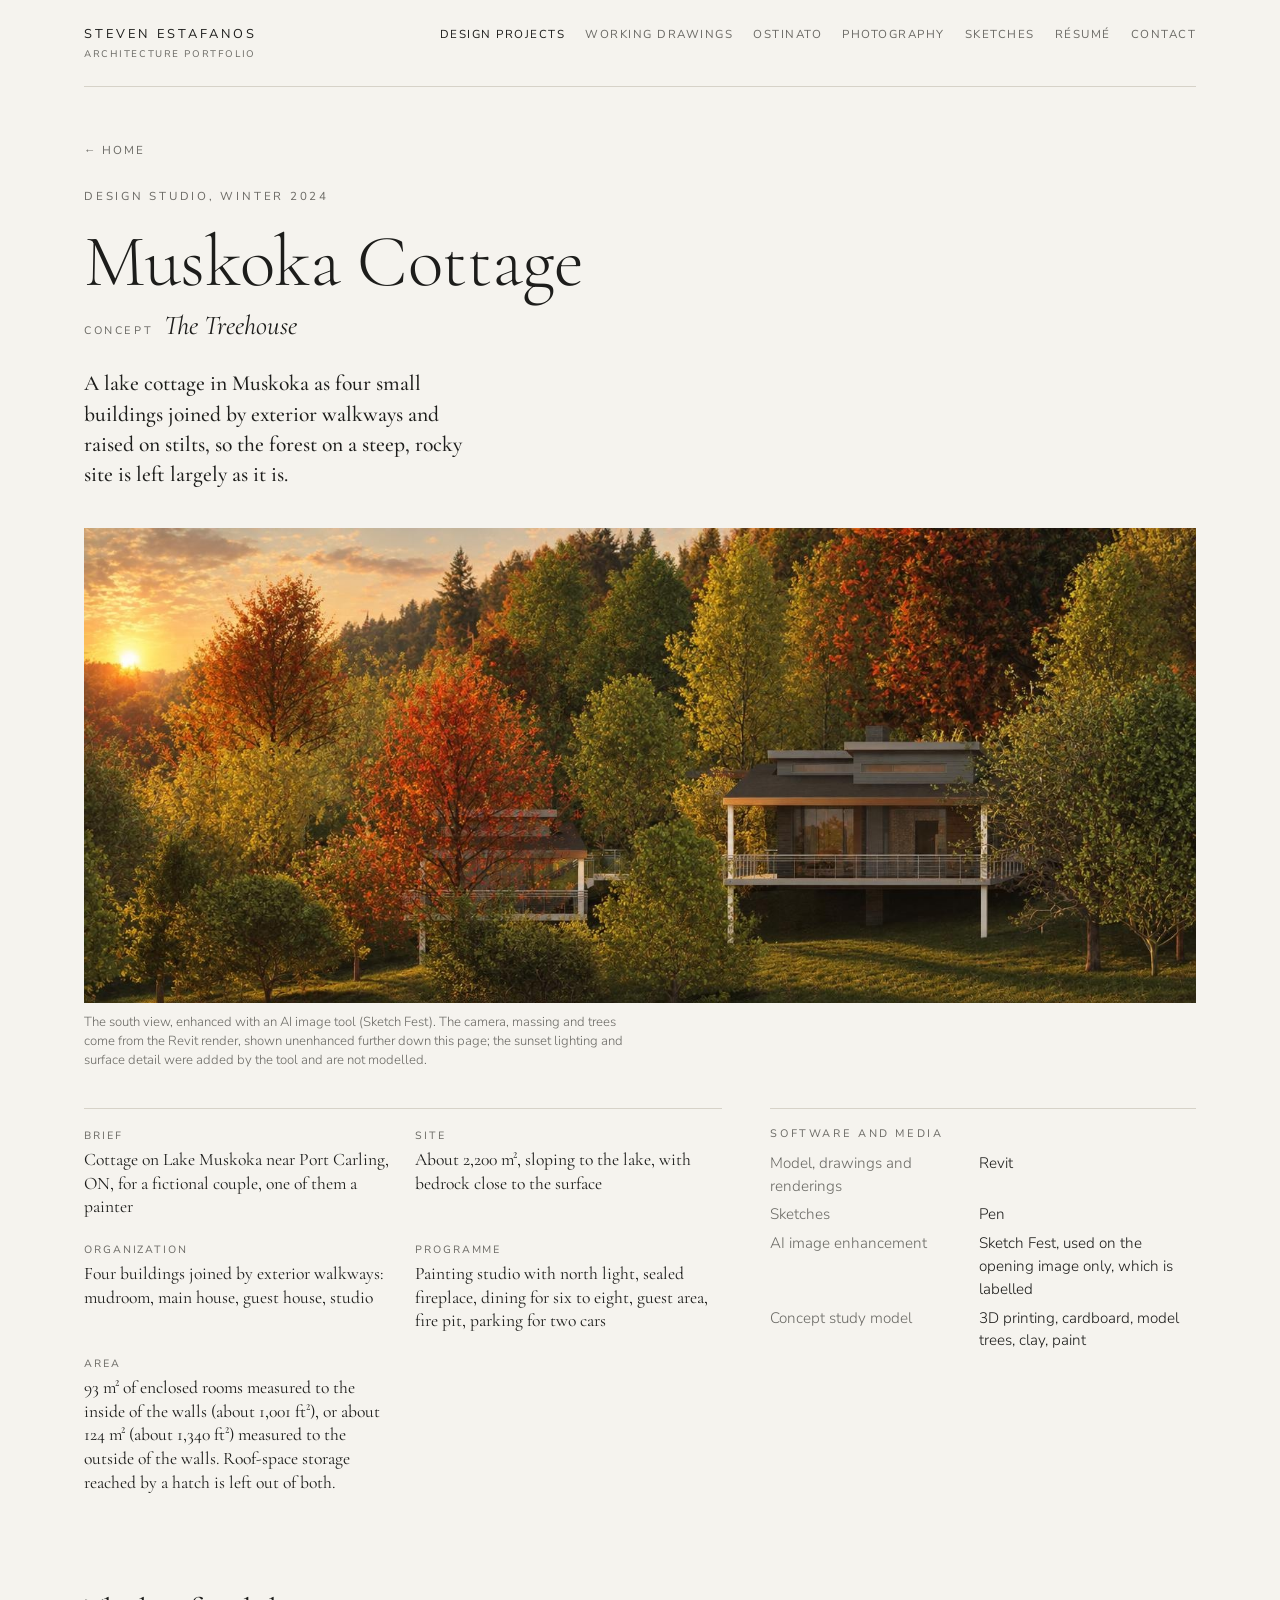
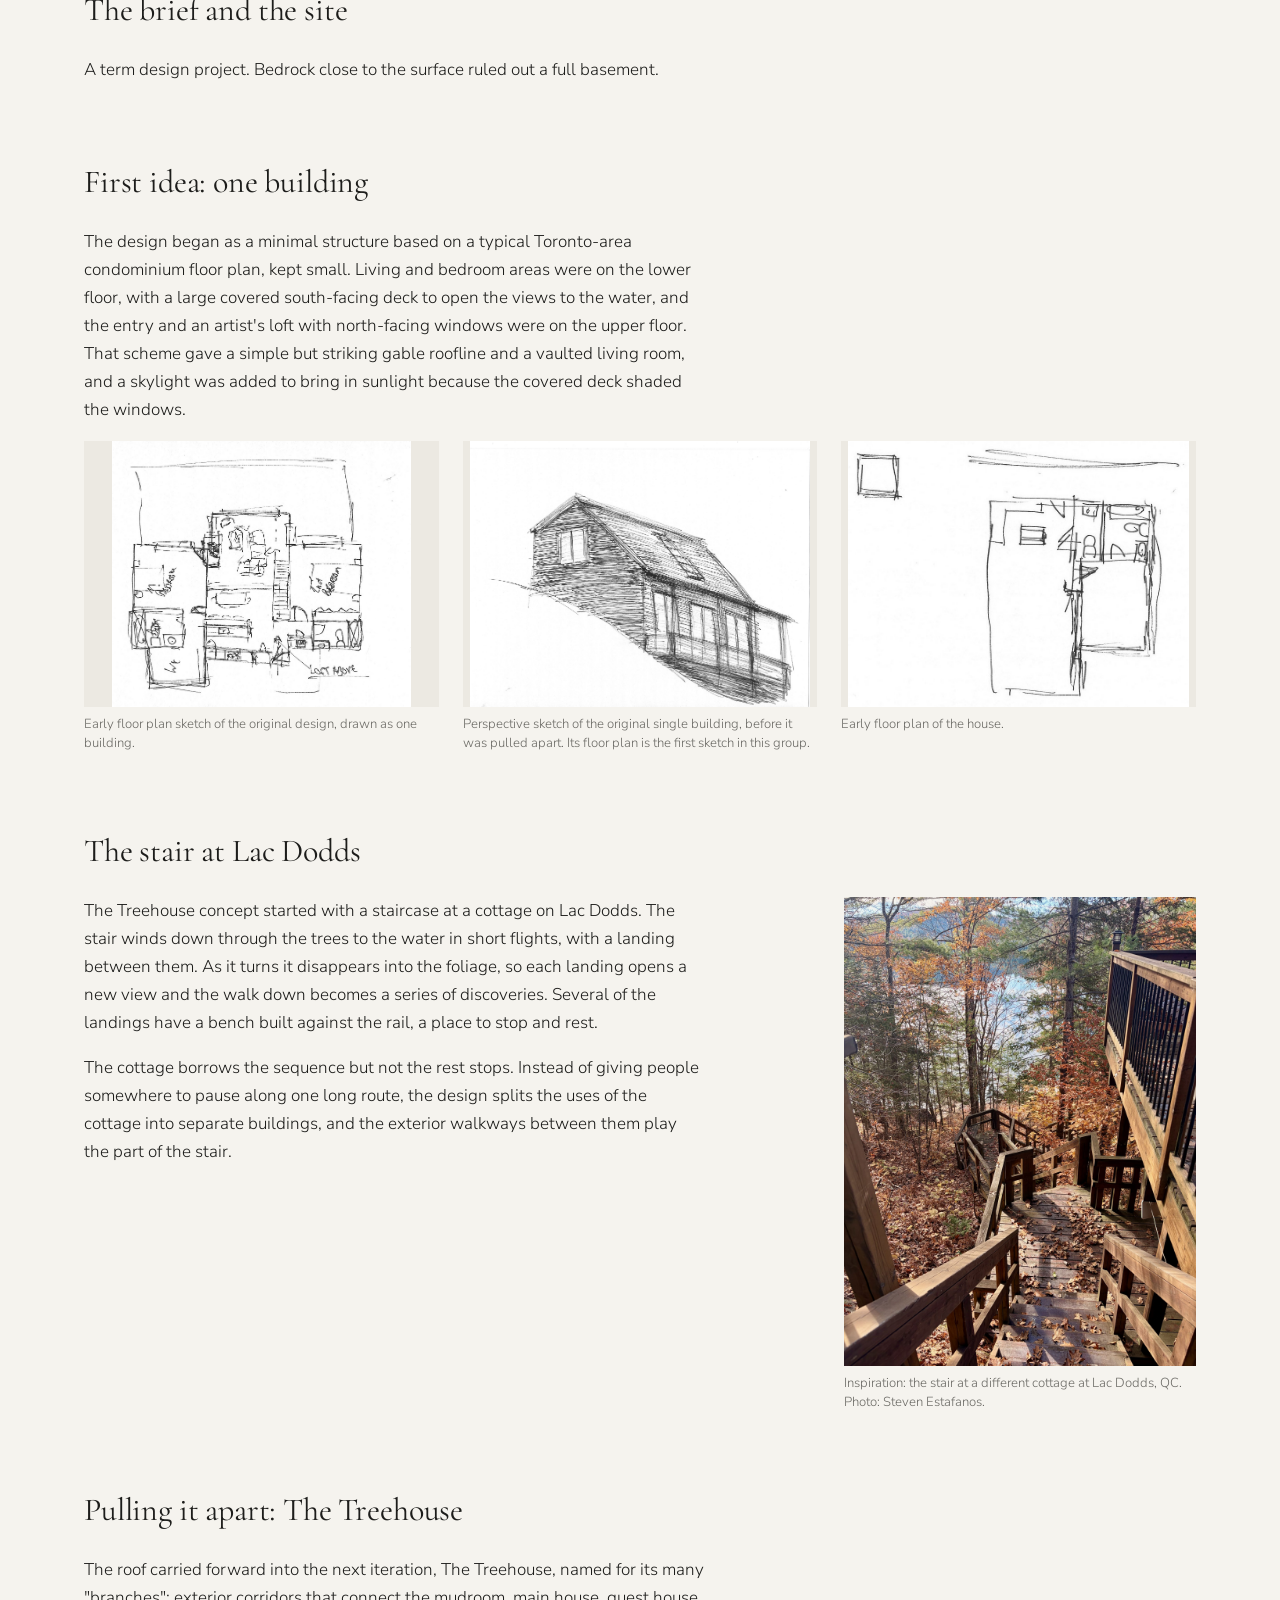
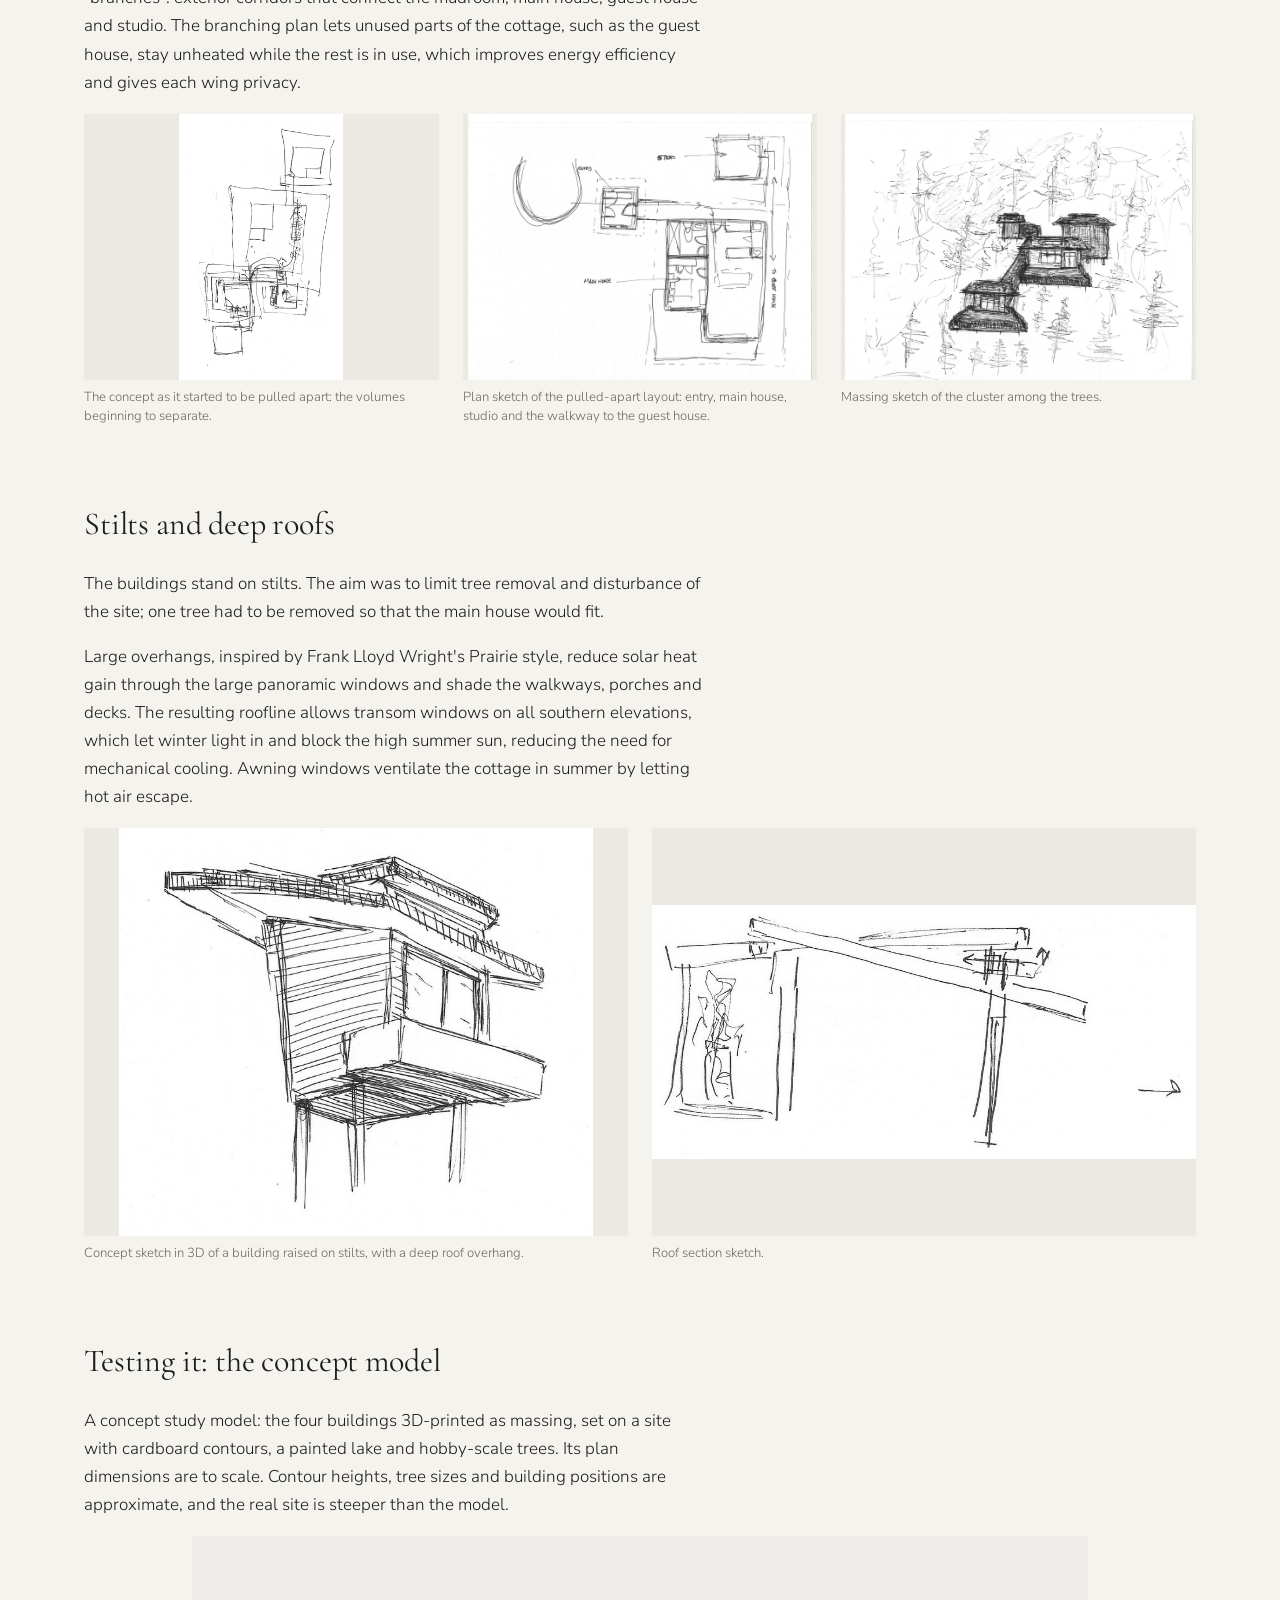
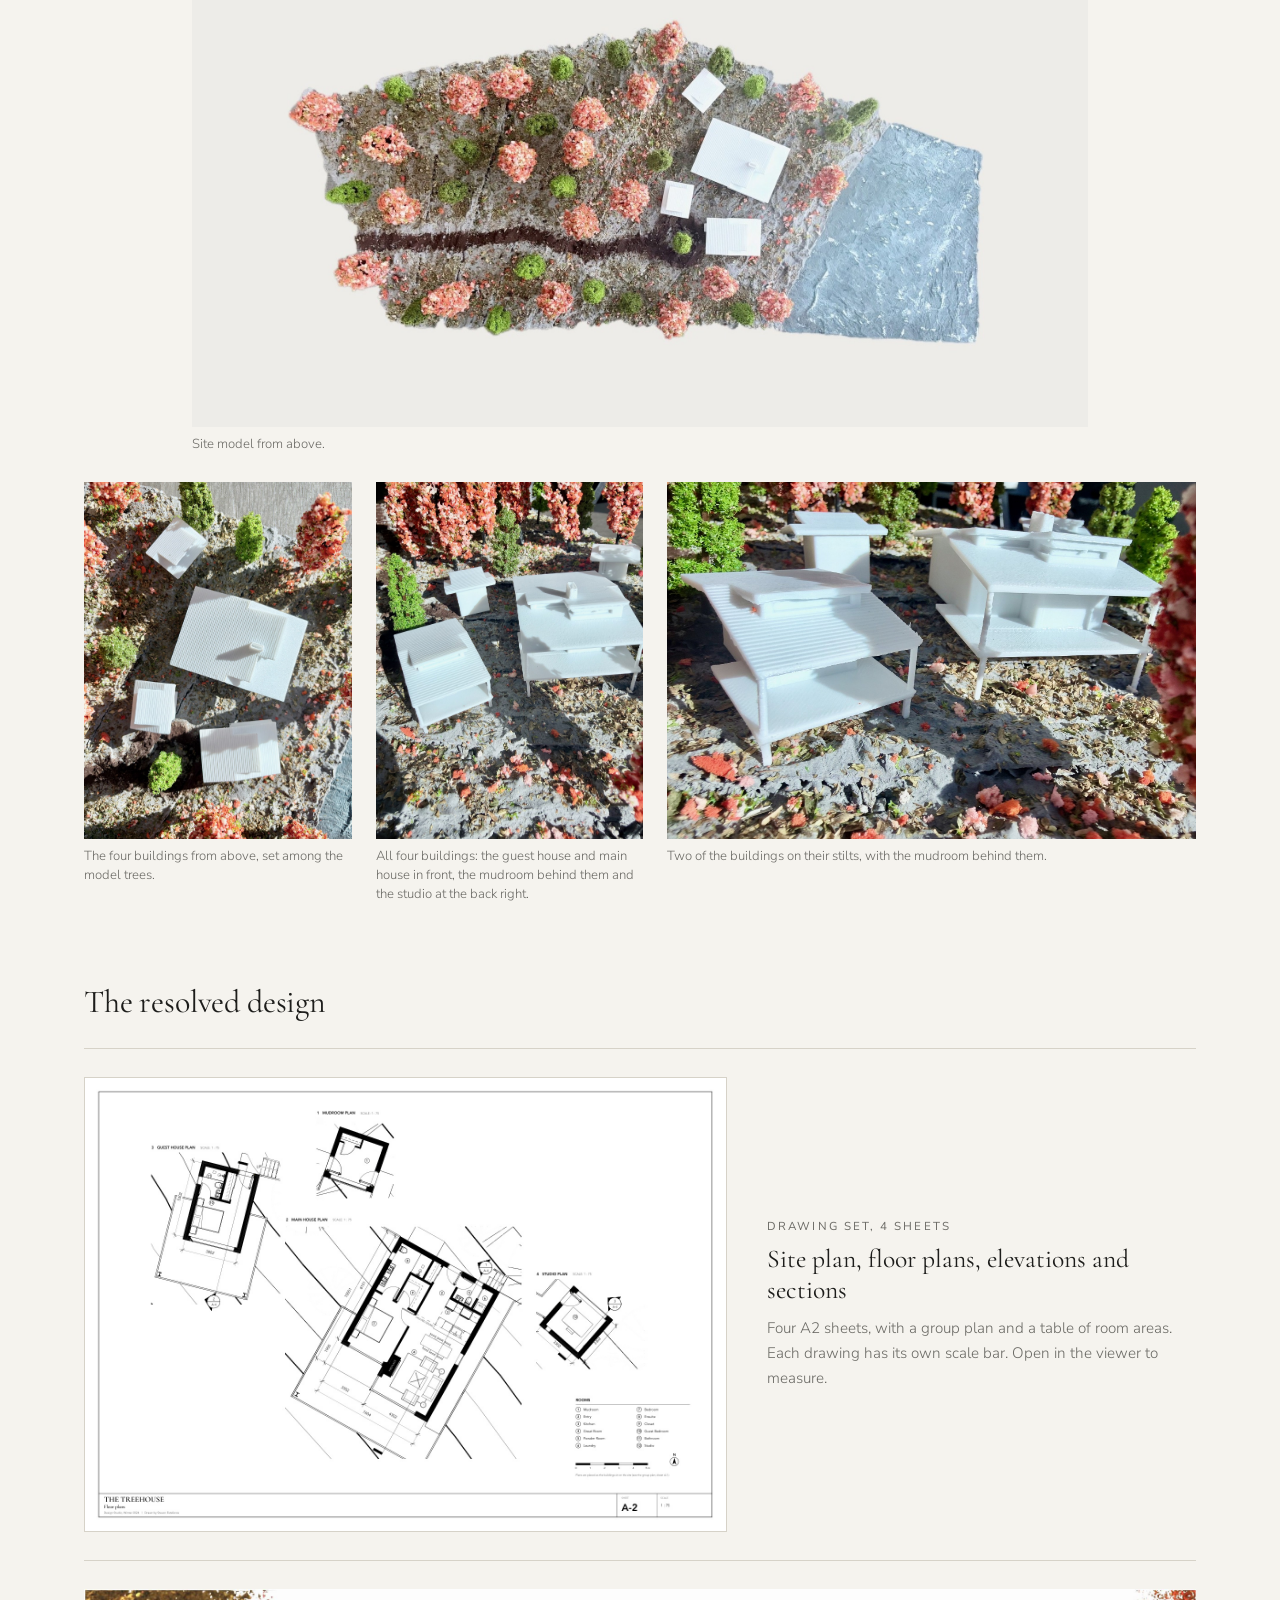
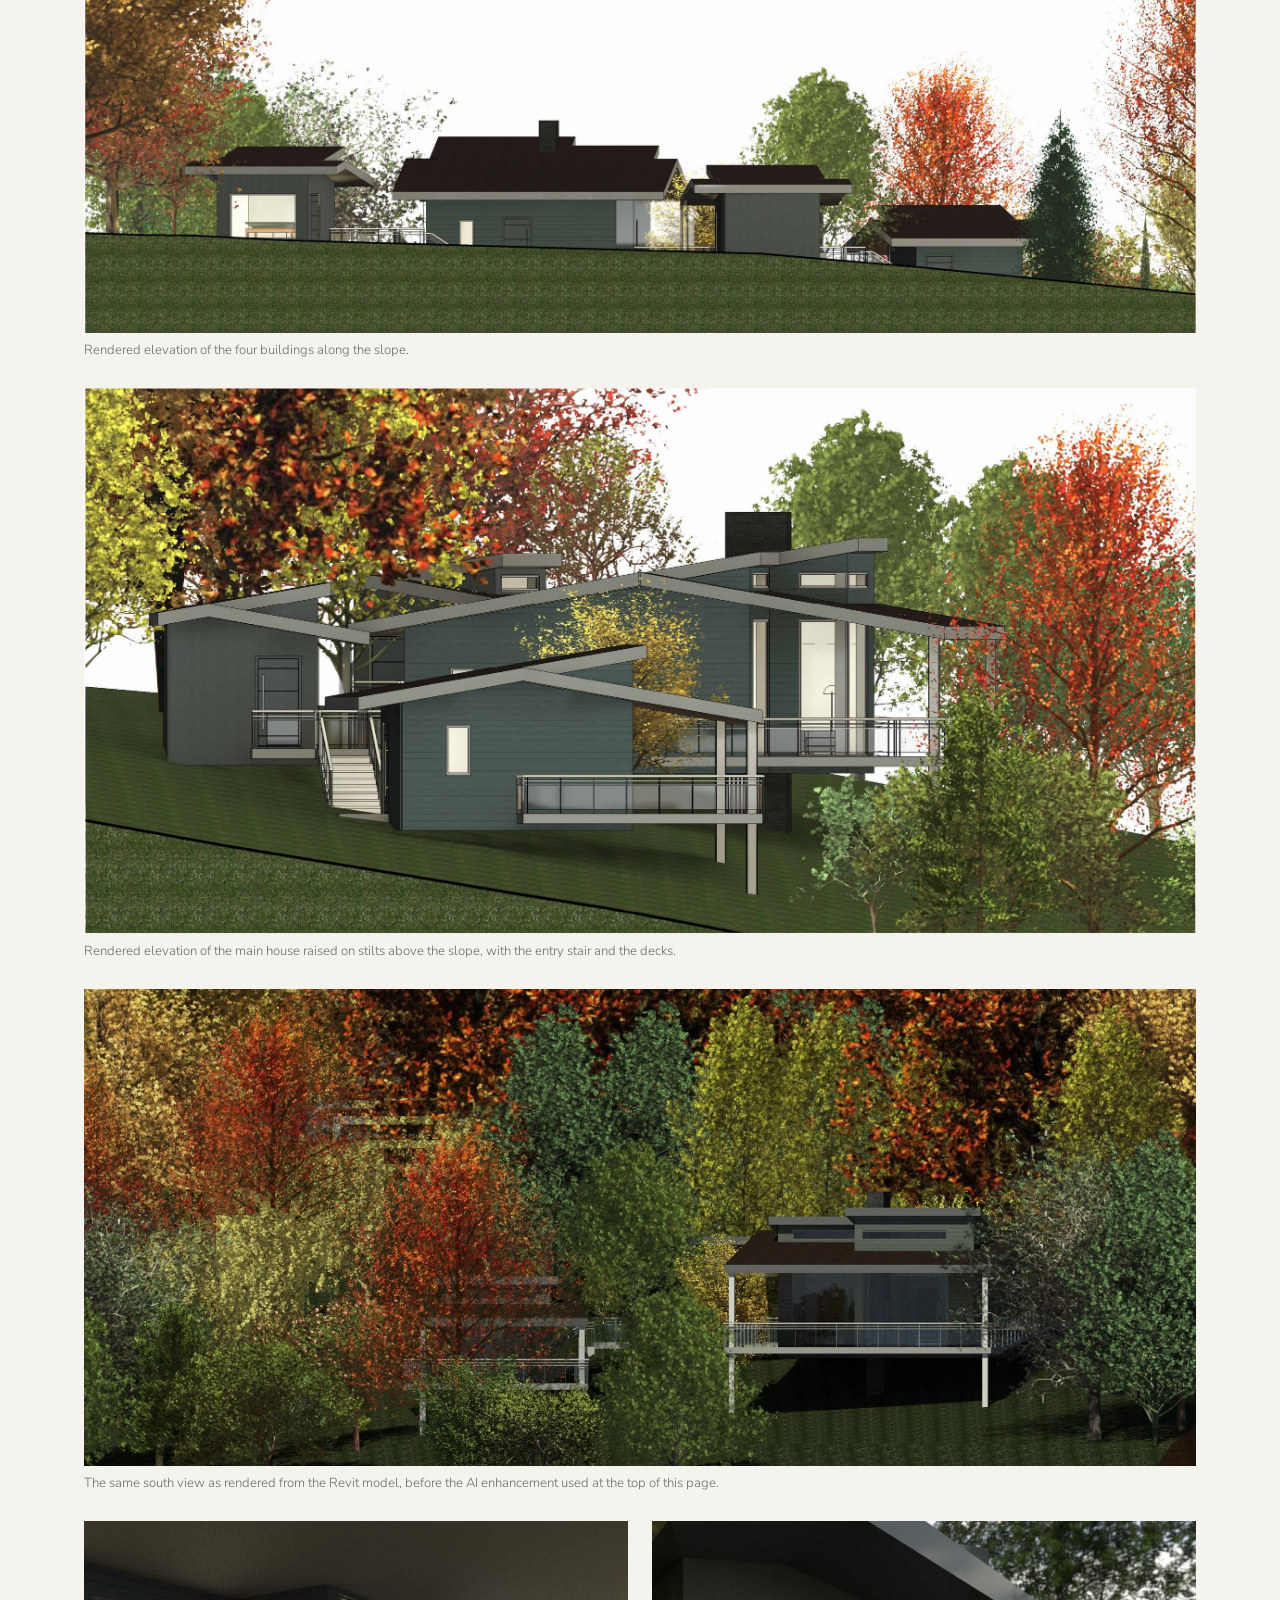
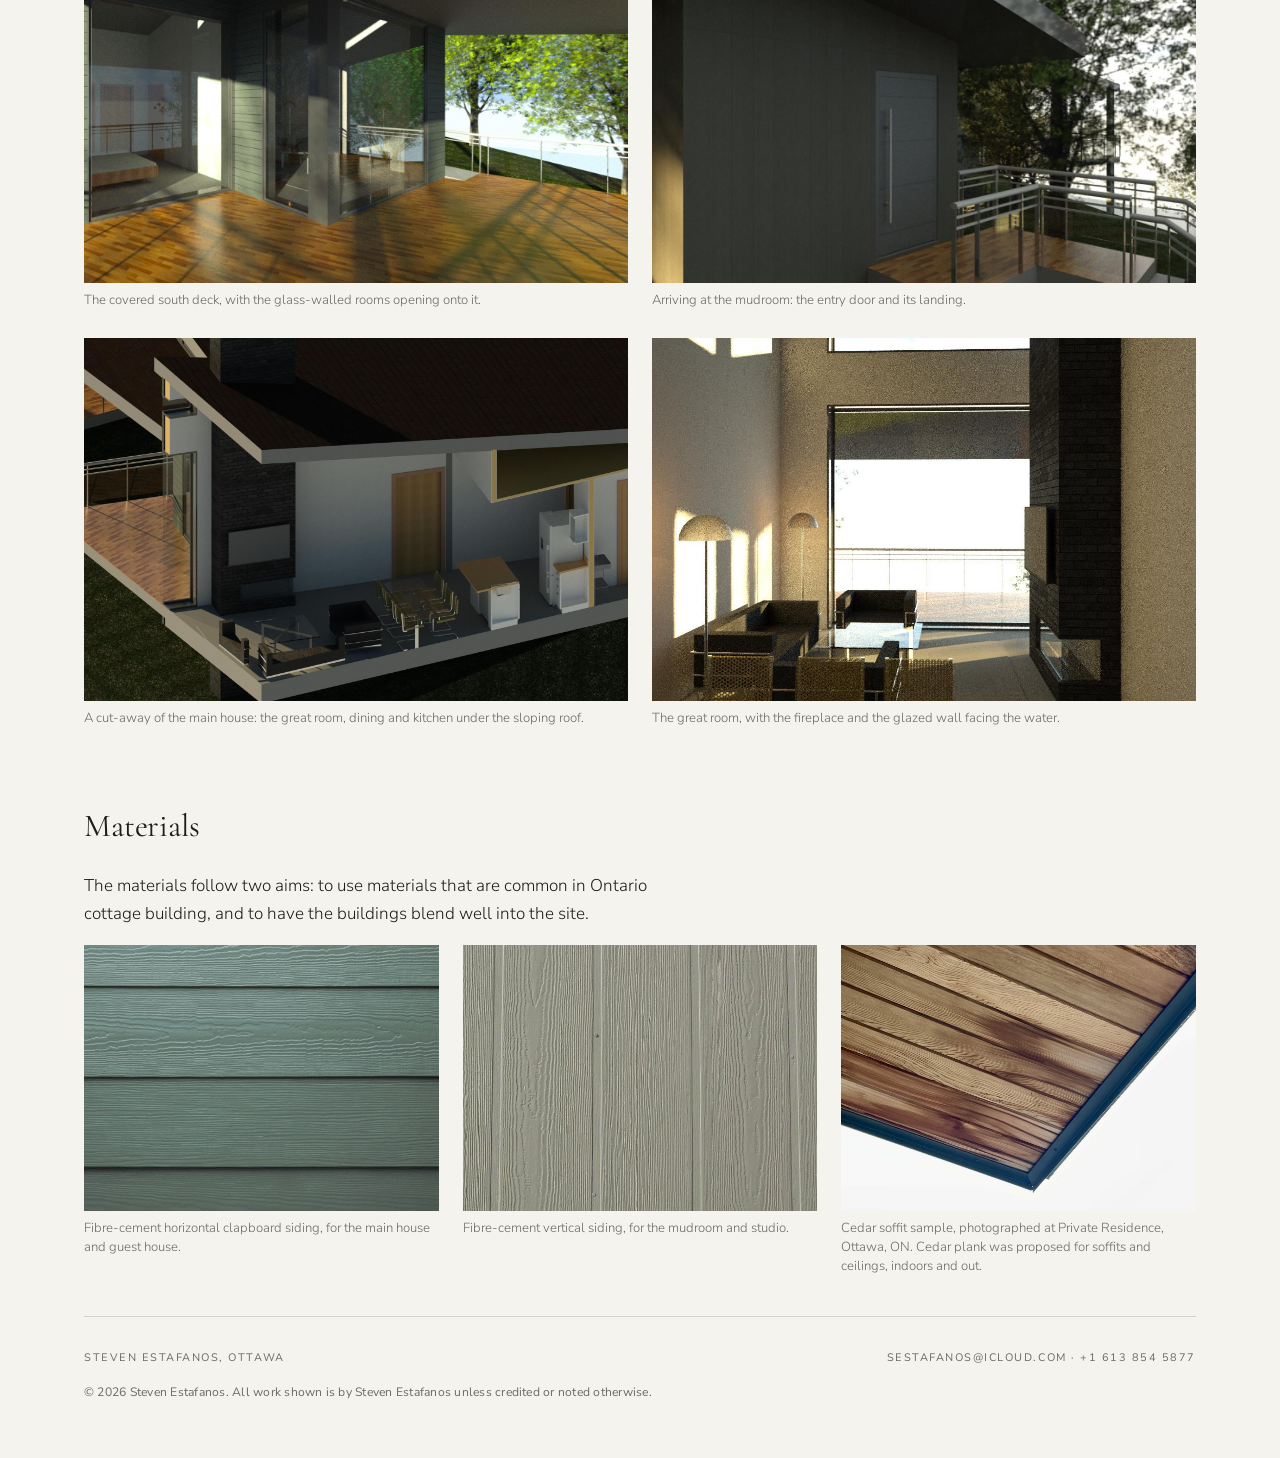
<file: design-treehouse.html>
<!doctype html>
<html lang="en">
<head>
<meta charset="utf-8">
<meta name="viewport" content="width=device-width,initial-scale=1,viewport-fit=cover">
<title>Muskoka Cottage: The Treehouse | Steven Estafanos</title>
<meta name="description" content="A lake cottage in Muskoka as four small buildings on stilts, joined by exterior walkways. Renderings, hand sketches, model photographs and a scaled drawing set.">
<link rel="canonical" href="https://stevenestafanos.github.io/design-treehouse.html">
<meta property="og:type" content="website">
<meta property="og:site_name" content="Steven Estafanos, Architecture Portfolio">
<meta property="og:title" content="Muskoka Cottage: The Treehouse | Steven Estafanos">
<meta property="og:description" content="A lake cottage in Muskoka as four small buildings on stilts, joined by exterior walkways. Renderings, hand sketches, model photographs and a scaled drawing set.">
<meta property="og:url" content="https://stevenestafanos.github.io/design-treehouse.html">
<meta property="og:image" content="https://stevenestafanos.github.io/media/og-wordmark.jpg">
<meta property="og:image:width" content="1200">
<meta property="og:image:height" content="630">
<meta property="og:image:alt" content="Steven Estafanos, Architecture Portfolio">
<meta name="twitter:card" content="summary_large_image">
<link rel="icon" href="/favicon.ico" sizes="any">
<link rel="icon" type="image/png" sizes="32x32" href="/favicon-32.png">
<link rel="apple-touch-icon" href="/apple-touch-icon.png">
<script data-goatcounter="https://sestafanos.goatcounter.com/count" async src="//gc.zgo.at/count.js"></script>
<link rel="preconnect" href="https://fonts.googleapis.com"><link rel="preconnect" href="https://fonts.gstatic.com" crossorigin><link rel="stylesheet" href="https://fonts.googleapis.com/css2?family=Cormorant+Garamond:ital,wght@0,300;0,400;0,500;1,400&family=Nunito+Sans:opsz,wght@6..12,300;6..12,400;6..12,500;6..12,600&display=swap">
<script>(function(){var nav;try{var e=performance.getEntriesByType("navigation")[0];nav=e&&e.type;}catch(x){}try{history.scrollRestoration="manual";}catch(x){}var K="sy:"+location.pathname+location.search,back=nav==="back_forward",y=0,touched=false,st;if(back){try{y=+sessionStorage.getItem(K)||0;}catch(x){}}
function go(){if(touched)return;if(back||!location.hash){if(Math.abs(window.scrollY-y)>2)window.scrollTo(0,y);}}
["wheel","touchstart","keydown","mousedown"].forEach(function(n){addEventListener(n,function(){touched=true;},{passive:true,once:true});});
go();addEventListener("load",function(){go();if(back)[80,300,800,1600,3000].forEach(function(t){setTimeout(go,t);});});
addEventListener("pageshow",function(e){if(!e.persisted)go();});
function save(){try{sessionStorage.setItem(K,String(window.scrollY));}catch(x){}}
addEventListener("scroll",function(){clearTimeout(st);st=setTimeout(save,120);},{passive:true});addEventListener("pagehide",save);})();</script>
<link rel="stylesheet" href="css/style.css"><script src="js/protect.js"></script><script src="js/brand.js" defer></script>
<link rel="stylesheet" href="css/home.css"><link rel="stylesheet" href="css/design.css">

<style>.u32 .fig img{aspect-ratio:3/2;object-fit:cover}.u43 .fig img{aspect-ratio:4/3;object-fit:cover}.us .fig img{aspect-ratio:4/3;object-fit:contain;background:var(--panel)}.trio{display:flex;gap:24px;align-items:flex-start}.trio .fig{flex:var(--r) 1 0;min-width:0;margin:0}.trio .fig img{width:100%;height:auto;display:block}@media (max-width:700px){.trio{flex-direction:column}}</style>
<div class="wrap">
  <header class="top">
    <a class="name" href="index.html" aria-label="Steven Estafanos, Architecture Portfolio: home"><span>Steven Estafanos</span><small>Architecture Portfolio</small></a>
    <nav aria-label="Sections"><a href="index.html#design" aria-current="page">Design Projects</a><a href="index.html#drawings">Working Drawings</a><a href="index.html#ostinato">Ostinato</a><a href="index.html#photography">Photography</a><a href="index.html#sketches">Sketches</a><a href="resume.html">Résumé</a><a href="index.html#contact">Contact</a></nav>
  </header>
  <main class="dproj">
    <a class="crumb" href="index.html">&larr; Home</a>
    <p class="eyebrow" style="margin-top:28px">Design Studio, Winter 2024</p>
    <h1>Muskoka Cottage</h1>
    <p class="concept"><span>Concept</span> The Treehouse</p>
    <p class="lede">A lake cottage in Muskoka as four small buildings joined by exterior walkways and raised on stilts, so the forest on a steep, rocky site is left largely as it is.</p>
    <figure class="hero-fig fig"><button type="button" data-full="media/design/th/render-south-ai.jpg" aria-label="Enlarge: AI-enhanced rendering of the south view at sunset: the main house on stilts among autumn trees, with the guest house partly hidden behind an orange tree"><img src="media/design/th/render-south-ai.jpg" alt="AI-enhanced rendering of the south view at sunset: the main house on stilts among autumn trees, with the guest house partly hidden behind an orange tree" width="1536" height="656"></button><figcaption>The south view, enhanced with an AI image tool (Sketch Fest). The camera, massing and trees come from the Revit render, shown unenhanced further down this page; the sunset lighting and surface detail were added by the tool and are not modelled.</figcaption></figure>

    <div class="topinfo">
    <dl class="facts">
      <div><dt>Brief</dt><dd>Cottage on Lake Muskoka near Port Carling, ON, for a fictional couple, one of them a painter</dd></div>
      <div><dt>Site</dt><dd>About 2,200 m², sloping to the lake, with bedrock close to the surface</dd></div>
      <div><dt>Organization</dt><dd>Four buildings joined by exterior walkways: mudroom, main house, guest house, studio</dd></div>
      <div><dt>Programme</dt><dd>Painting studio with north light, sealed fireplace, dining for six to eight, guest area, fire pit, parking for two cars</dd></div>
      <div><dt>Area</dt><dd>93 m² of enclosed rooms measured to the inside of the walls (about 1,001 ft²), or about 124 m² (about 1,340 ft²) measured to the outside of the walls. Roof-space storage reached by a hatch is left out of both.</dd></div>
    </dl>
    <section class="tools" aria-labelledby="sw"><h2 id="sw">Software and media</h2><dl><dt>Model, drawings and renderings</dt><dd>Revit</dd><dt>Sketches</dt><dd>Pen</dd><dt>AI image enhancement</dt><dd>Sketch Fest, used on the opening image only, which is labelled</dd><dt>Concept study model</dt><dd>3D printing, cardboard, model trees, clay, paint</dd></dl></section>
    </div>

    <h2>The brief and the site</h2>
    <p>A term design project. Bedrock close to the surface ruled out a full basement.</p>

    <h2>First idea: one building</h2>
    <p>The design began as a minimal structure based on a typical Toronto-area condominium floor plan, kept small. Living and bedroom areas were on the lower floor, with a large covered south-facing deck to open the views to the water, and the entry and an artist's loft with north-facing windows were on the upper floor. That scheme gave a simple but striking gable roofline and a vaulted living room, and a skylight was added to bring in sunlight because the covered deck shaded the windows.</p>
    <div class="gal us" style="grid-template-columns:repeat(auto-fill,minmax(min(100%,18rem),1fr))"><figure class="fig"><button type="button" data-full="media/design/th/sketch-early-floorplan.jpg" aria-label="Enlarge: Pen sketch of a floor plan with bedrooms, bathrooms, stairs and a loft above"><img src="media/design/th/sketch-early-floorplan.jpg" alt="Pen sketch of a floor plan with bedrooms, bathrooms, stairs and a loft above" loading="lazy"></button><figcaption>Early floor plan sketch of the original design, drawn as one building.</figcaption></figure><figure class="fig"><button type="button" data-full="media/design/th/sketch-wing.jpg" aria-label="Enlarge: Hatched pen perspective sketch of a long building with a sloping roof and large windows"><img src="media/design/th/sketch-wing.jpg" alt="Hatched pen perspective sketch of a long building with a sloping roof and large windows" loading="lazy"></button><figcaption>Perspective sketch of the original single building, before it was pulled apart. Its floor plan is the first sketch in this group.</figcaption></figure><figure class="fig"><button type="button" data-full="media/design/th/sketch-house-early.jpg" aria-label="Enlarge: Pen floor plan sketch of the house, with bathrooms along one side"><img src="media/design/th/sketch-house-early.jpg" alt="Pen floor plan sketch of the house, with bathrooms along one side" loading="lazy"></button><figcaption>Early floor plan of the house.</figcaption></figure></div>

    <h2>The stair at Lac Dodds</h2>
    <style>.origin{display:grid;grid-template-columns:minmax(0,1fr) minmax(0,22rem);gap:28px;align-items:start;margin-bottom:28px}.origin p:first-child{margin-top:0}@media (max-width:46rem){.origin{grid-template-columns:minmax(0,1fr)}.origin figure{max-width:26rem}}</style>
    <div class="origin"><div><p>The Treehouse concept started with a staircase at a cottage on Lac Dodds. The stair winds down through the trees to the water in short flights, with a landing between them. As it turns it disappears into the foliage, so each landing opens a new view and the walk down becomes a series of discoveries. Several of the landings have a bench built against the rail, a place to stop and rest.</p>
    <p>The cottage borrows the sequence but not the rest stops. Instead of giving people somewhere to pause along one long route, the design splits the uses of the cottage into separate buildings, and the exterior walkways between them play the part of the stair.</p></div>
    <figure class="fig"><button type="button" data-full="media/design/th/inspiration-lac-dodds-stairs.jpg" aria-label="Enlarge: Timber stair with landings stepping down through autumn trees to a lake"><img src="media/design/th/inspiration-lac-dodds-stairs.jpg" alt="Timber stair with landings stepping down through autumn trees to a lake" width="1800" height="2400" loading="lazy"></button><figcaption>Inspiration: the stair at a different cottage at Lac Dodds, QC. Photo: Steven Estafanos.</figcaption></figure></div>

    <h2>Pulling it apart: The Treehouse</h2>
    <p>The roof carried forward into the next iteration, The Treehouse, named for its many "branches": exterior corridors that connect the mudroom, main house, guest house and studio. The branching plan lets unused parts of the cottage, such as the guest house, stay unheated while the rest is in use, which improves energy efficiency and gives each wing privacy.</p>
    <div class="gal us" style="grid-template-columns:repeat(auto-fill,minmax(min(100%,18rem),1fr))"><figure class="fig"><button type="button" data-full="media/design/th/sketch-early-volumes.jpg" aria-label="Enlarge: Pen sketch of overlapping rectangular building volumes"><img src="media/design/th/sketch-early-volumes.jpg" alt="Pen sketch of overlapping rectangular building volumes" loading="lazy"></button><figcaption>The concept as it started to be pulled apart: the volumes beginning to separate.</figcaption></figure><figure class="fig"><button type="button" data-full="media/design/th/sketch-plan.jpg" aria-label="Enlarge: Pen plan sketch with the entry, main house, studio and a walkway leading to the guest house"><img src="media/design/th/sketch-plan.jpg" alt="Pen plan sketch with the entry, main house, studio and a walkway leading to the guest house" loading="lazy"></button><figcaption>Plan sketch of the pulled-apart layout: entry, main house, studio and the walkway to the guest house.</figcaption></figure><figure class="fig"><button type="button" data-full="media/design/th/sketch-massing.jpg" aria-label="Enlarge: Pen sketch of the buildings as dark masses among loosely scribbled trees"><img src="media/design/th/sketch-massing.jpg" alt="Pen sketch of the buildings as dark masses among loosely scribbled trees" loading="lazy"></button><figcaption>Massing sketch of the cluster among the trees.</figcaption></figure></div>

    <h2>Stilts and deep roofs</h2>
    <p>The buildings stand on stilts. The aim was to limit tree removal and disturbance of the site; one tree had to be removed so that the main house would fit.</p>
    <p>Large overhangs, inspired by Frank Lloyd Wright's Prairie style, reduce solar heat gain through the large panoramic windows and shade the walkways, porches and decks. The resulting roofline allows transom windows on all southern elevations, which let winter light in and block the high summer sun, reducing the need for mechanical cooling. Awning windows ventilate the cottage in summer by letting hot air escape.</p>
    <div class="gal us" style="grid-template-columns:repeat(auto-fill,minmax(min(100%,26rem),1fr))"><figure class="fig"><button type="button" data-full="media/design/th/sketch-3d-stilts.jpg" aria-label="Enlarge: Pen perspective sketch of a building on stilts with a sloping roof, horizontal siding and a balcony"><img src="media/design/th/sketch-3d-stilts.jpg" alt="Pen perspective sketch of a building on stilts with a sloping roof, horizontal siding and a balcony" loading="lazy"></button><figcaption>Concept sketch in 3D of a building raised on stilts, with a deep roof overhang.</figcaption></figure><figure class="fig"><button type="button" data-full="media/design/th/sketch-roof-section.jpg" aria-label="Enlarge: Pen section sketch with a long diagonal roof line crossing the building"><img src="media/design/th/sketch-roof-section.jpg" alt="Pen section sketch with a long diagonal roof line crossing the building" loading="lazy"></button><figcaption>Roof section sketch.</figcaption></figure></div>

    <h2>Testing it: the concept model</h2>
    <p>A concept study model: the four buildings 3D-printed as massing, set on a site with cardboard contours, a painted lake and hobby-scale trees. Its plan dimensions are to scale. Contour heights, tree sizes and building positions are approximate, and the real site is steeper than the model.</p>
    <div class="gal" style="grid-template-columns:1fr;max-width:56rem;margin-inline:auto;margin-bottom:28px"><figure class="fig"><button type="button" data-full="media/design/th/model-site-top.jpg" aria-label="Enlarge: Top view of the site model: four white buildings among model trees, a path, and a painted lake at the right"><img src="media/design/th/model-site-top.jpg" alt="Top view of the site model: four white buildings among model trees, a path, and a painted lake at the right" loading="lazy"></button><figcaption>Site model from above.</figcaption></figure></div>
    <div class="trio"><figure class="fig" style="--r:0.750"><button type="button" data-full="media/design/th/model-overhead.jpg" aria-label="Enlarge: Overhead view of four white 3D-printed buildings on the site model among model trees"><img src="media/design/th/model-overhead.jpg" alt="Overhead view of four white 3D-printed buildings on the site model among model trees" loading="lazy"></button><figcaption>The four buildings from above, set among the model trees.</figcaption></figure><figure class="fig" style="--r:0.750"><button type="button" data-full="media/design/th/model-four-angle.jpg" aria-label="Enlarge: Angled view of four white buildings on stilts on the site model among autumn-coloured model trees"><img src="media/design/th/model-four-angle.jpg" alt="Angled view of four white buildings on stilts on the site model among autumn-coloured model trees" loading="lazy"></button><figcaption>All four buildings: the guest house and main house in front, the mudroom behind them and the studio at the back right.</figcaption></figure><figure class="fig" style="--r:1.481"><button type="button" data-full="media/design/th/model-two-houses.jpg" aria-label="Enlarge: Two white 3D-printed buildings raised on thin stilts above the model ground"><img src="media/design/th/model-two-houses.jpg" alt="Two white 3D-printed buildings raised on thin stilts above the model ground" loading="lazy"></button><figcaption>Two of the buildings on their stilts, with the mudroom behind them.</figcaption></figure></div>

    <h2>The resolved design</h2>
    <a class="sheetcard" href="drawings.html#dsn-th">
      <img src="media/thumbs/dsn-th-sheet.jpg" alt="Drawing sheet with the four floor plans of the cottage" width="1210" height="783" loading="lazy">
      <span class="d"><span class="card-tag">Drawing set, 4 sheets</span><strong>Site plan, floor plans, elevations and sections</strong>
      <span class="sub">Four A2 sheets, with a group plan and a table of room areas. Each drawing has its own scale bar. Open in the viewer to measure.</span></span>
    </a>
    <div class="gal" style="grid-template-columns:1fr;margin-top:28px"><figure class="fig"><button type="button" data-full="media/design/th/elev-render-four.jpg" aria-label="Enlarge: Rendered elevation of four dark-clad buildings with deep roofs on a grassy slope among autumn trees"><img src="media/design/th/elev-render-four.jpg" alt="Rendered elevation of four dark-clad buildings with deep roofs on a grassy slope among autumn trees" loading="lazy"></button><figcaption>Rendered elevation of the four buildings along the slope.</figcaption></figure><figure class="fig"><button type="button" data-full="media/design/th/elev-render-main.jpg" aria-label="Enlarge: Rendered elevation of a dark-clad house on tall stilts on a steep slope, with a stair, glass-railed decks and autumn trees"><img src="media/design/th/elev-render-main.jpg" alt="Rendered elevation of a dark-clad house on tall stilts on a steep slope, with a stair, glass-railed decks and autumn trees" loading="lazy"></button><figcaption>Rendered elevation of the main house raised on stilts above the slope, with the entry stair and the decks.</figcaption></figure></div>
    <div class="gal" style="grid-template-columns:1fr;margin-top:28px"><figure class="fig"><button type="button" data-full="media/design/th/render-south.jpg" aria-label="Enlarge: Rendering of the cottage on stilts among autumn trees, seen from the south"><img src="media/design/th/render-south.jpg" alt="Rendering of the cottage on stilts among autumn trees, seen from the south" width="2000" height="857" loading="lazy"></button><figcaption>The same south view as rendered from the Revit model, before the AI enhancement used at the top of this page.</figcaption></figure></div>
    <div class="gal u32" style="grid-template-columns:repeat(auto-fill,minmax(min(100%,26rem),1fr));margin-top:28px"><figure class="fig"><button type="button" data-full="media/design/th/render-deck.jpg" aria-label="Enlarge: Rendering of a timber deck under a deep roof overhang, with glazed rooms and trees beyond"><img src="media/design/th/render-deck.jpg" alt="Rendering of a timber deck under a deep roof overhang, with glazed rooms and trees beyond" loading="lazy"></button><figcaption>The covered south deck, with the glass-walled rooms opening onto it.</figcaption></figure><figure class="fig"><button type="button" data-full="media/design/th/render-entry.jpg" aria-label="Enlarge: Rendering of a dark clad entry door with a metal guard and a timber landing among trees"><img src="media/design/th/render-entry.jpg" alt="Rendering of a dark clad entry door with a metal guard and a timber landing among trees" loading="lazy"></button><figcaption>Arriving at the mudroom: the entry door and its landing.</figcaption></figure><figure class="fig"><button type="button" data-full="media/design/th/render-dollhouse.jpg" aria-label="Enlarge: Cut-away rendering of the main house interior showing the fireplace, dining table and kitchen"><img src="media/design/th/render-dollhouse.jpg" alt="Cut-away rendering of the main house interior showing the fireplace, dining table and kitchen" loading="lazy"></button><figcaption>A cut-away of the main house: the great room, dining and kitchen under the sloping roof.</figcaption></figure><figure class="fig"><button type="button" data-full="media/design/th/render-living.jpg" aria-label="Enlarge: Rendering of the double-height great room with a dark brick fireplace and a large window"><img src="media/design/th/render-living.jpg" alt="Rendering of the double-height great room with a dark brick fireplace and a large window" loading="lazy"></button><figcaption>The great room, with the fireplace and the glazed wall facing the water.</figcaption></figure></div>

    <h2>Materials</h2>
    <p>The materials follow two aims: to use materials that are common in Ontario cottage building, and to have the buildings blend well into the site.</p>
    <div class="gal u43" style="grid-template-columns:repeat(auto-fill,minmax(min(100%,18rem),1fr))"><figure class="fig"><button type="button" data-full="media/design/th/material-siding.jpg" aria-label="Enlarge: Sample of grey-green horizontal fibre-cement siding"><img src="media/design/th/material-siding.jpg" alt="Sample of grey-green horizontal fibre-cement siding" loading="lazy"></button><figcaption>Fibre-cement horizontal clapboard siding, for the main house and guest house.</figcaption></figure><figure class="fig"><button type="button" data-full="media/design/th/material-siding-vertical.jpg" aria-label="Enlarge: Sample of grey vertical fibre-cement siding with a wood-grain texture"><img src="media/design/th/material-siding-vertical.jpg" alt="Sample of grey vertical fibre-cement siding with a wood-grain texture" loading="lazy"></button><figcaption>Fibre-cement vertical siding, for the mudroom and studio.</figcaption></figure><figure class="fig"><button type="button" data-full="media/design/th/material-soffit.jpg" aria-label="Enlarge: Corner of a cedar plank soffit with a dark metal edge"><img src="media/design/th/material-soffit.jpg" alt="Corner of a cedar plank soffit with a dark metal edge" loading="lazy"></button><figcaption>Cedar soffit sample, photographed at Private Residence, Ottawa, ON. Cedar plank was proposed for soffits and ceilings, indoors and out.</figcaption></figure></div>

  </main>
  <footer class="foot"><span>Steven Estafanos, Ottawa</span><span><a href="mailto:sestafanos@icloud.com">sestafanos@icloud.com</a> &middot; <a href="tel:+16138545877">+1 613 854 5877</a></span><span class="credit">&copy; 2026 Steven Estafanos. All work shown is by Steven Estafanos unless credited or noted otherwise.</span></footer>
</div>
<script src="js/lightbox.js"></script>
</file>
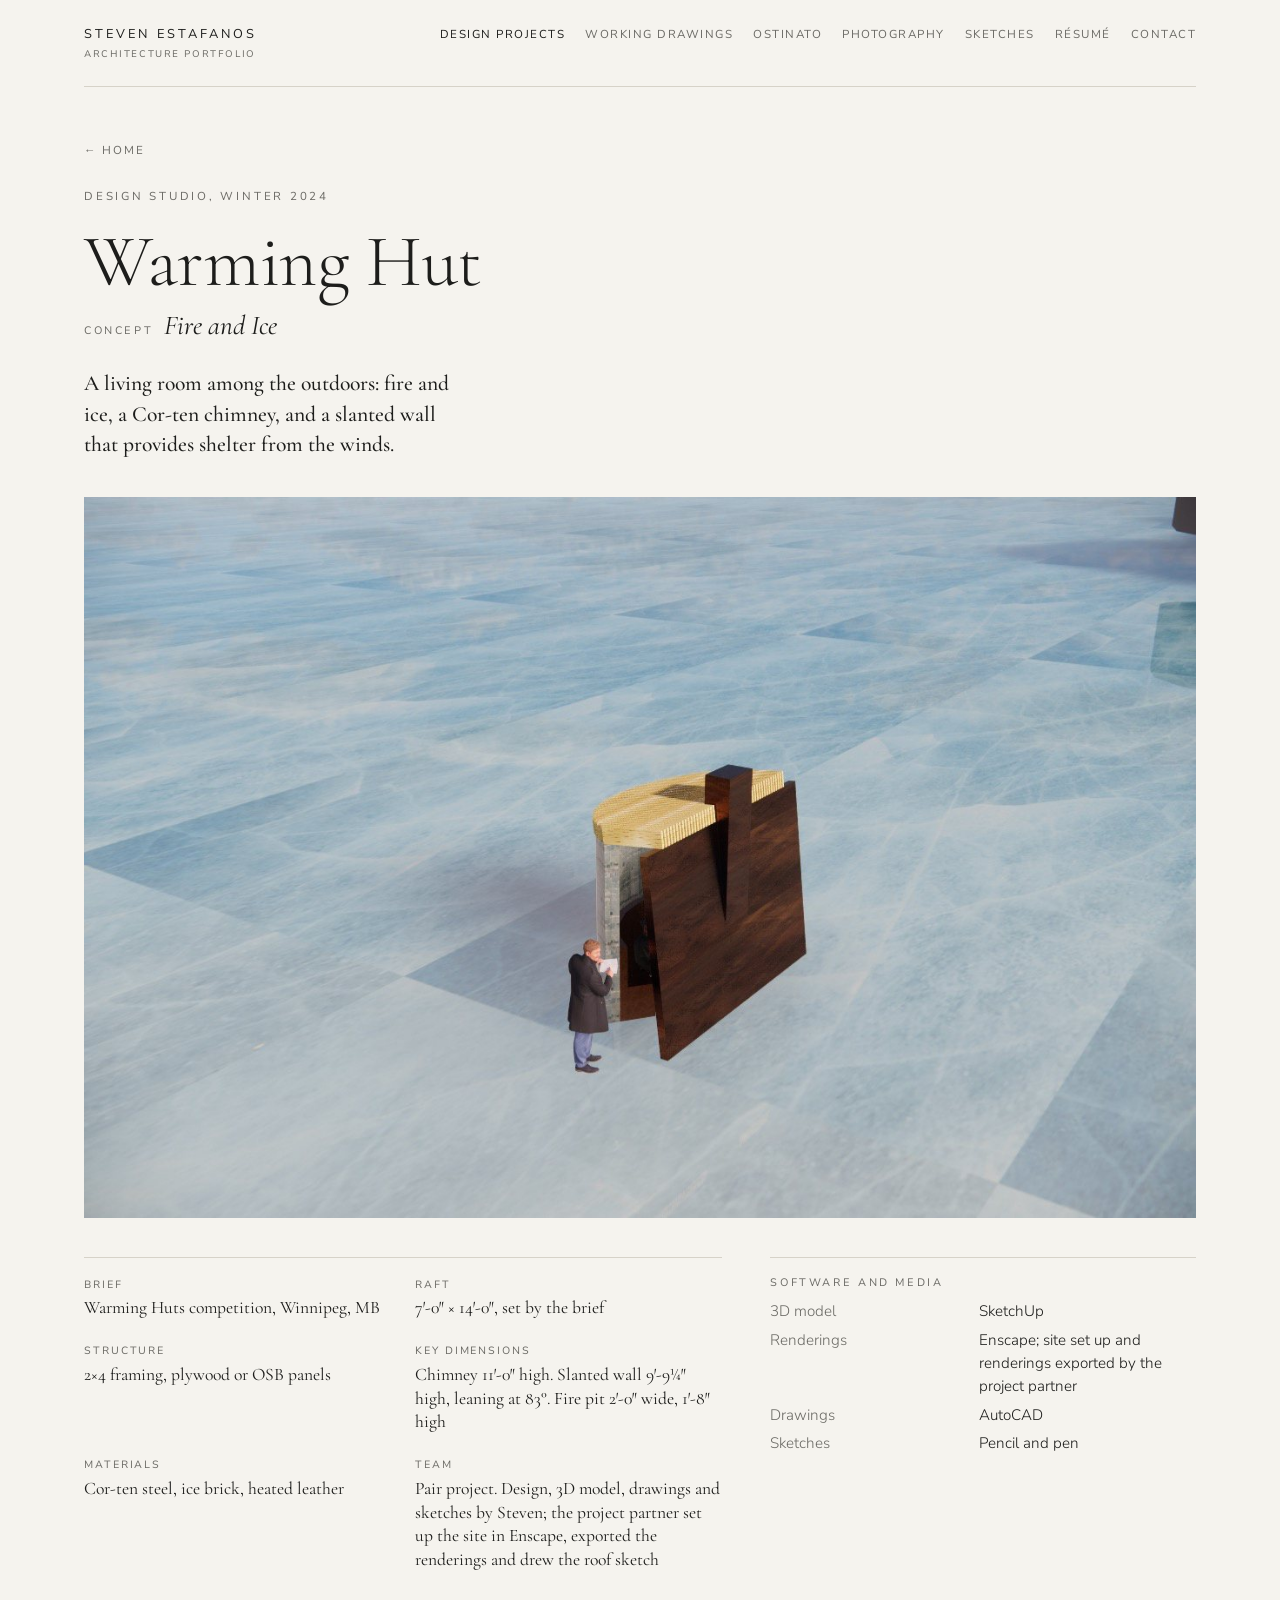
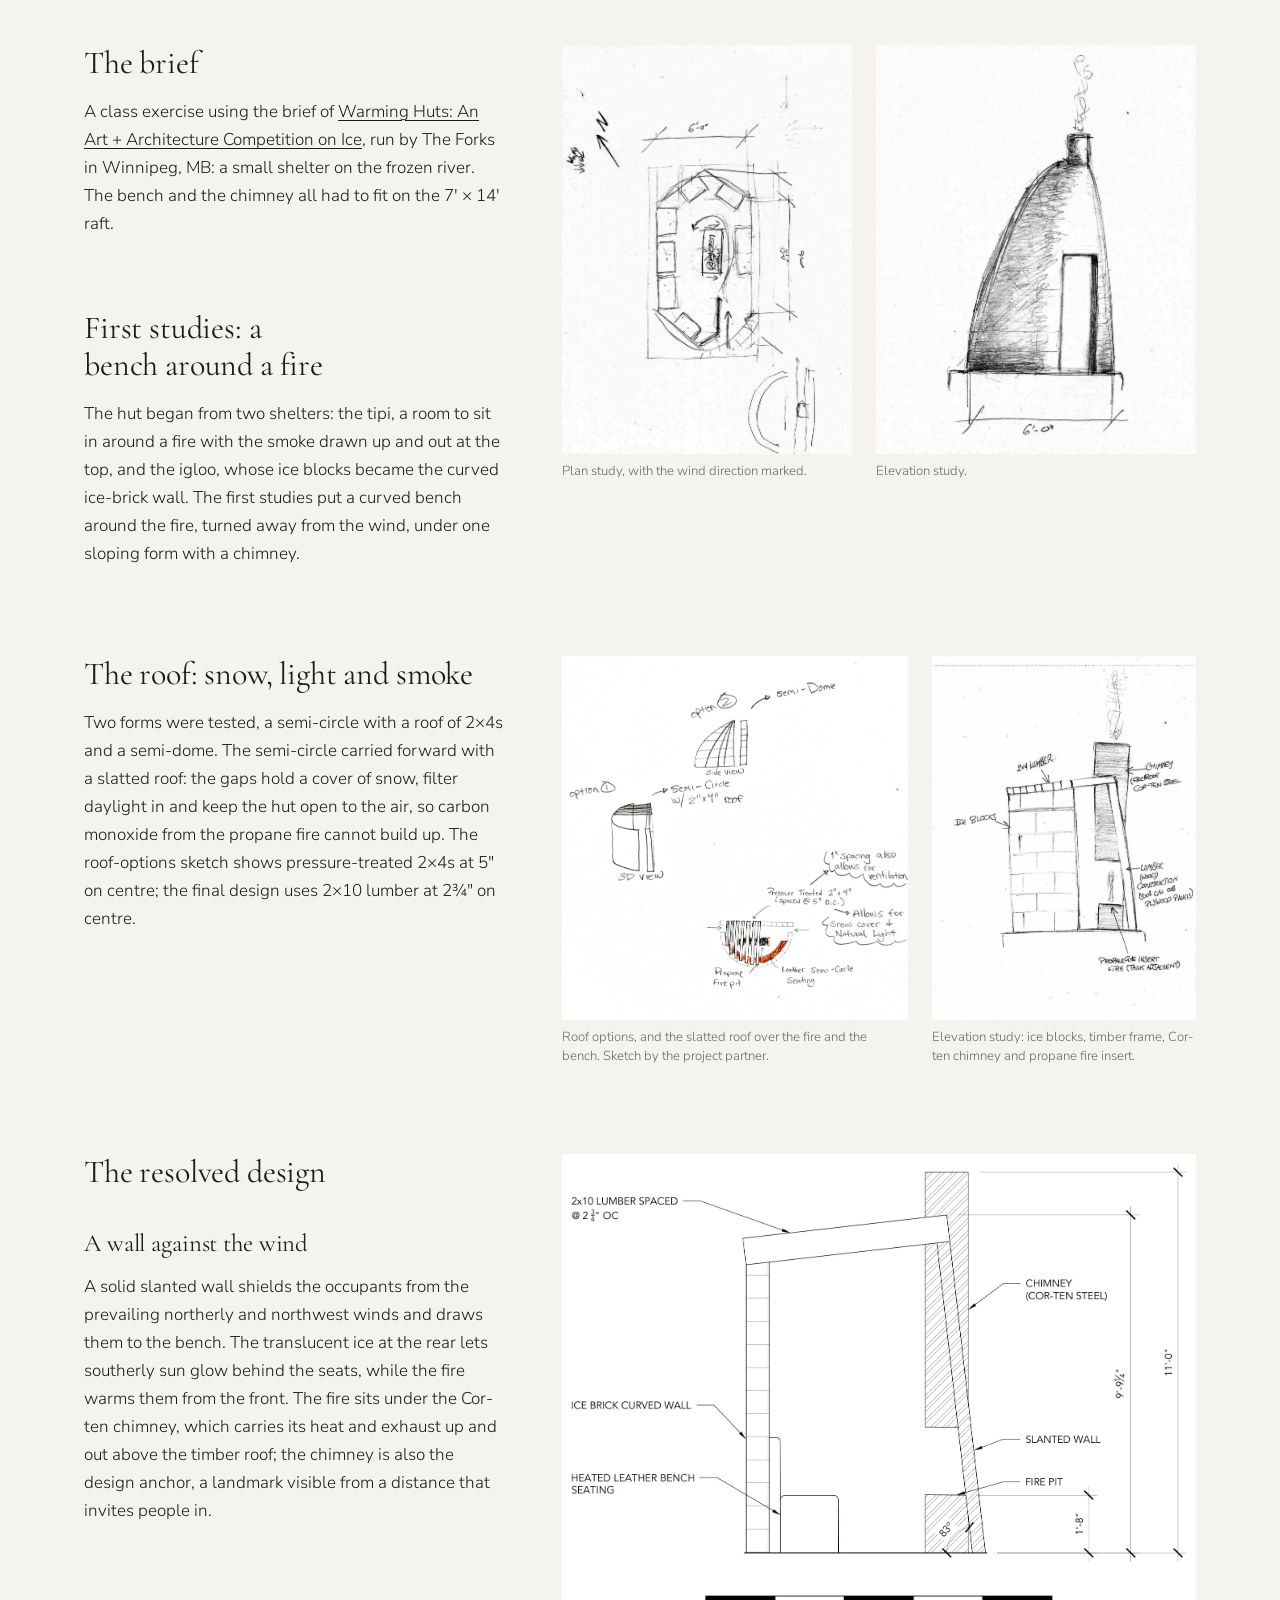
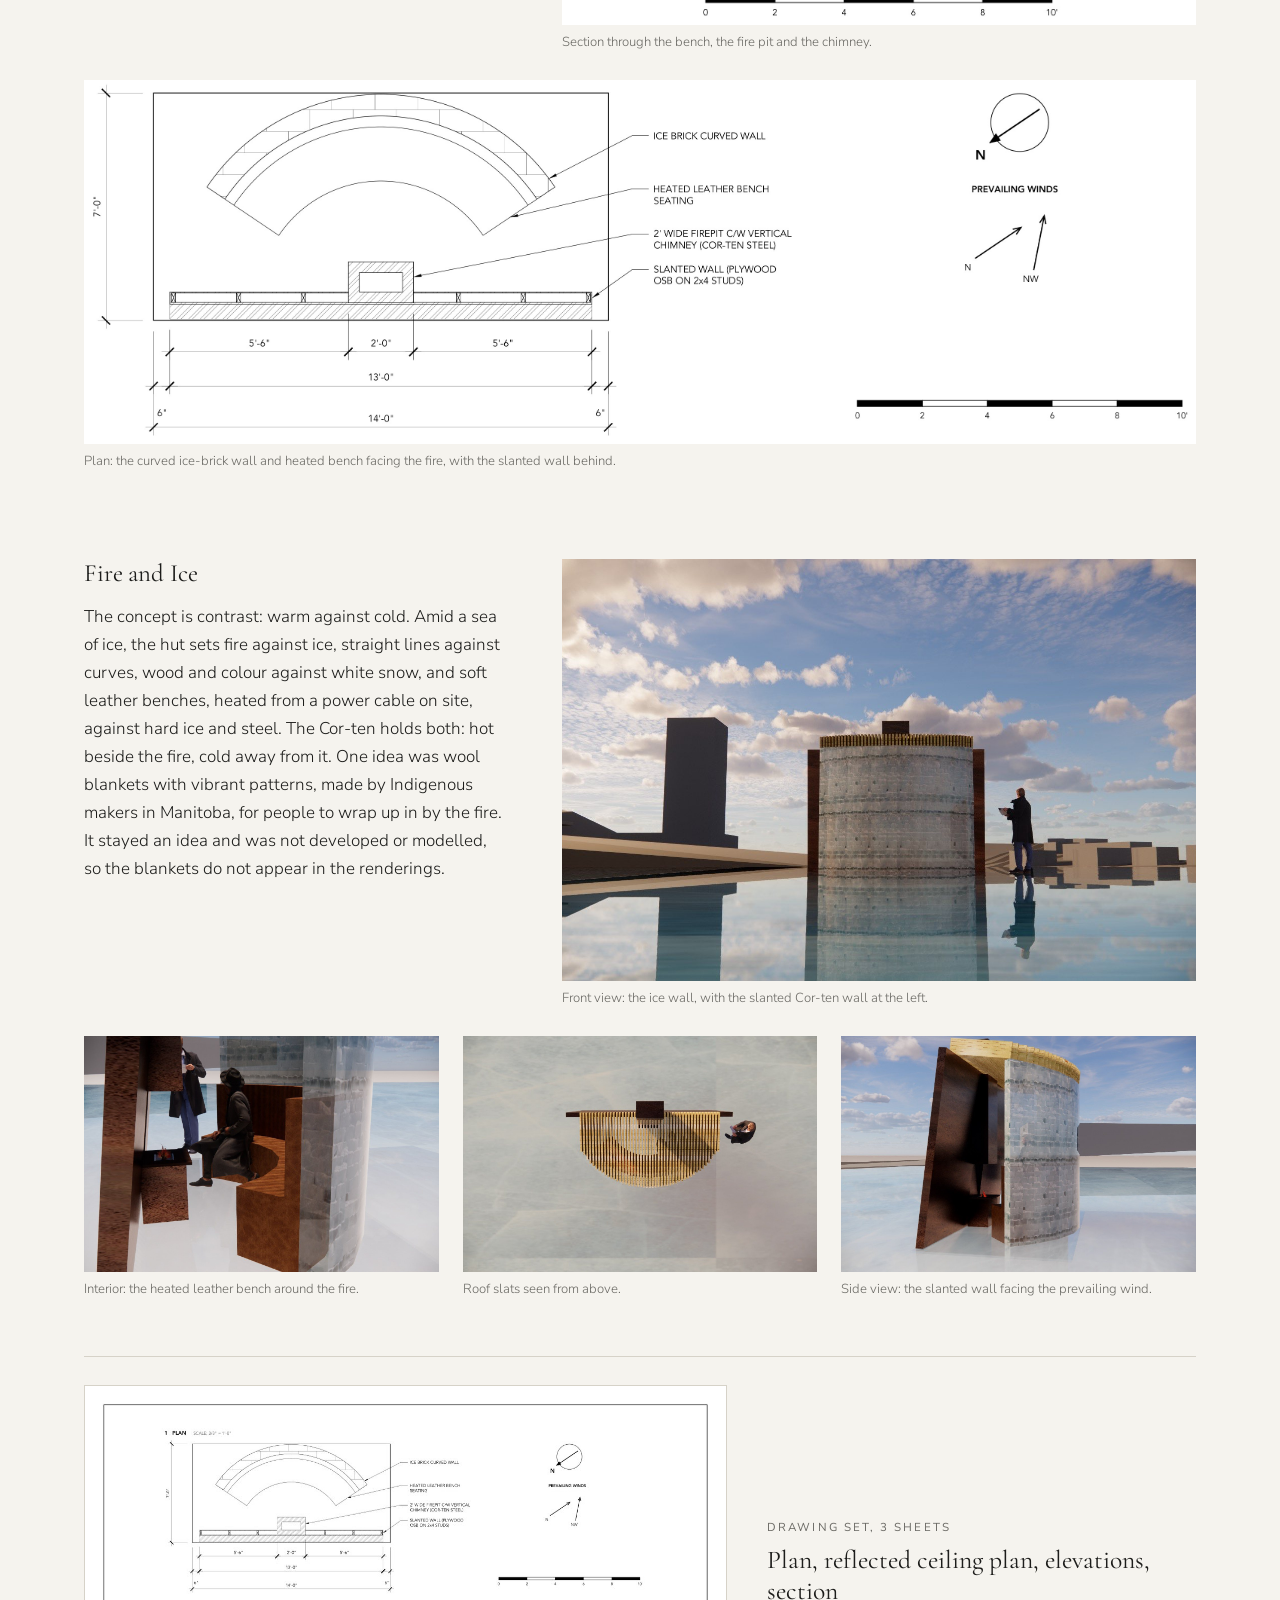
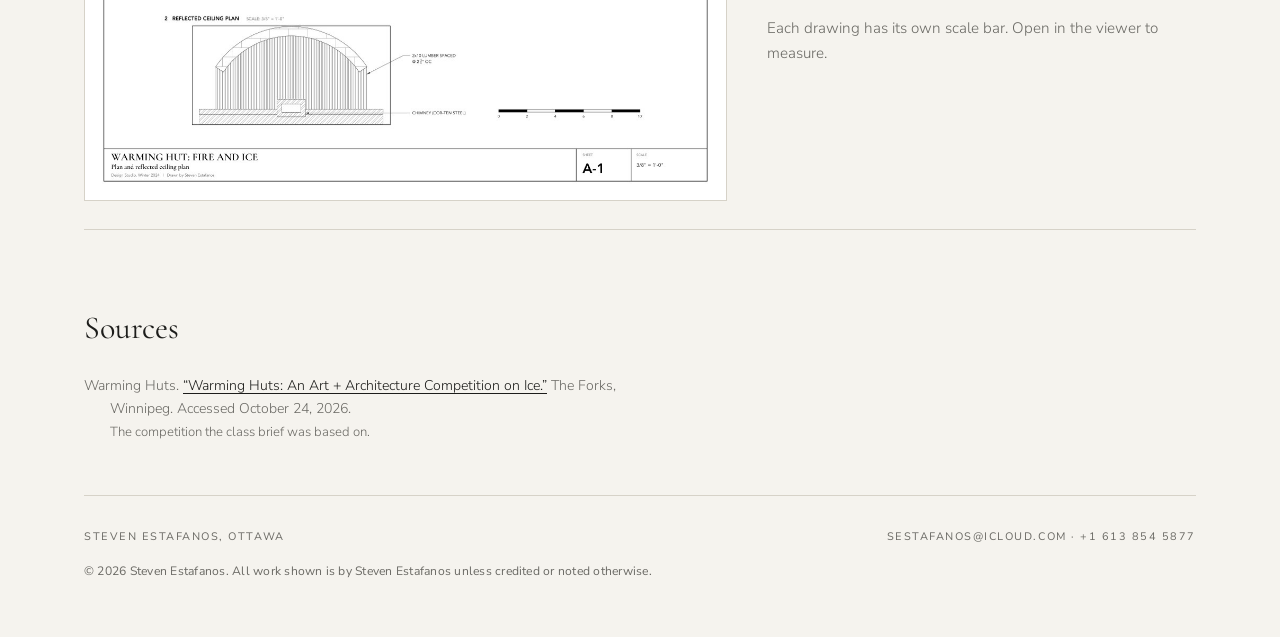
<file: design-warming-huts.html>
<!doctype html>
<html lang="en">
<head>
<meta charset="utf-8">
<meta name="viewport" content="width=device-width,initial-scale=1,viewport-fit=cover">
<title>Warming Hut: Fire and Ice | Steven Estafanos</title>
<meta name="description" content="A winter warming hut for a Winnipeg winter, titled Fire and Ice: a Cor-ten chimney and a slanted wall that shelters the bench from the wind. Renders, process sketches and a scaled drawing set.">
<link rel="canonical" href="https://stevenestafanos.github.io/design-warming-huts.html">
<meta property="og:type" content="website">
<meta property="og:site_name" content="Steven Estafanos, Architecture Portfolio">
<meta property="og:title" content="Warming Hut: Fire and Ice | Steven Estafanos">
<meta property="og:description" content="A winter warming hut for a Winnipeg winter, titled Fire and Ice: a Cor-ten chimney and a slanted wall that shelters the bench from the wind. Renders, process sketches and a scaled drawing set.">
<meta property="og:url" content="https://stevenestafanos.github.io/design-warming-huts.html">
<meta property="og:image" content="https://stevenestafanos.github.io/media/og-wordmark.jpg">
<meta property="og:image:width" content="1200">
<meta property="og:image:height" content="630">
<meta property="og:image:alt" content="Steven Estafanos, Architecture Portfolio">
<meta name="twitter:card" content="summary_large_image">
<link rel="icon" href="/favicon.ico" sizes="any">
<link rel="icon" type="image/png" sizes="32x32" href="/favicon-32.png">
<link rel="apple-touch-icon" href="/apple-touch-icon.png">
<script data-goatcounter="https://sestafanos.goatcounter.com/count" async src="//gc.zgo.at/count.js"></script>
<link rel="preconnect" href="https://fonts.googleapis.com"><link rel="preconnect" href="https://fonts.gstatic.com" crossorigin><link rel="stylesheet" href="https://fonts.googleapis.com/css2?family=Cormorant+Garamond:ital,wght@0,300;0,400;0,500;1,400&family=Nunito+Sans:opsz,wght@6..12,300;6..12,400;6..12,500;6..12,600&display=swap">
<script>(function(){var nav;try{var e=performance.getEntriesByType("navigation")[0];nav=e&&e.type;}catch(x){}try{history.scrollRestoration="manual";}catch(x){}var K="sy:"+location.pathname+location.search,back=nav==="back_forward",y=0,touched=false,st;if(back){try{y=+sessionStorage.getItem(K)||0;}catch(x){}}
function go(){if(touched)return;if(back||!location.hash){if(Math.abs(window.scrollY-y)>2)window.scrollTo(0,y);}}
["wheel","touchstart","keydown","mousedown"].forEach(function(n){addEventListener(n,function(){touched=true;},{passive:true,once:true});});
go();addEventListener("load",function(){go();if(back)[80,300,800,1600,3000].forEach(function(t){setTimeout(go,t);});});
addEventListener("pageshow",function(e){if(!e.persisted)go();});
function save(){try{sessionStorage.setItem(K,String(window.scrollY));}catch(x){}}
addEventListener("scroll",function(){clearTimeout(st);st=setTimeout(save,120);},{passive:true});addEventListener("pagehide",save);})();</script>
<link rel="stylesheet" href="css/style.css"><script src="js/protect.js"></script><script src="js/brand.js" defer></script>
<link rel="stylesheet" href="css/home.css"><link rel="stylesheet" href="css/design.css">

<style>.u32 .fig img{aspect-ratio:3/2;object-fit:cover}.us .fig img{object-fit:contain;background:var(--panel)}</style>
<div class="wrap">
  <header class="top">
    <a class="name" href="index.html" aria-label="Steven Estafanos, Architecture Portfolio: home"><span>Steven Estafanos</span><small>Architecture Portfolio</small></a>
    <nav aria-label="Sections"><a href="index.html#design" aria-current="page">Design Projects</a><a href="index.html#drawings">Working Drawings</a><a href="index.html#ostinato">Ostinato</a><a href="index.html#photography">Photography</a><a href="index.html#sketches">Sketches</a><a href="resume.html">Résumé</a><a href="index.html#contact">Contact</a></nav>
  </header>
  <main class="dproj">
    <a class="crumb" href="index.html">&larr; Home</a>
    <p class="eyebrow" style="margin-top:28px">Design Studio, Winter 2024</p>
    <h1>Warming Hut</h1>
    <p class="concept"><span>Concept</span> Fire and Ice</p>
    <p class="lede">A living room among the outdoors: fire and ice, a Cor-ten chimney, and a slanted wall that provides shelter from the winds.</p>
    <figure class="hero-fig fig"><button type="button" data-full="media/design/warming-huts/render-aerial.jpg" aria-label="Enlarge: Aerial rendering of the warming hut on the ice with a figure approaching"><img src="media/design/warming-huts/render-aerial.jpg" alt="Aerial rendering of the warming hut on the ice with a figure approaching" width="1279" height="829"></button></figure>

    <div class="topinfo">
    <dl class="facts">
      <div><dt>Brief</dt><dd>Warming Huts competition, Winnipeg, MB</dd></div>
      <div><dt>Raft</dt><dd>7&prime;-0&Prime; &times; 14&prime;-0&Prime;, set by the brief</dd></div>
      <div><dt>Structure</dt><dd>2&times;4 framing, plywood or OSB panels</dd></div>
      <div><dt>Key dimensions</dt><dd>Chimney 11&prime;-0&Prime; high. Slanted wall 9&prime;-9&frac14;&Prime; high, leaning at 83&deg;. Fire pit 2&prime;-0&Prime; wide, 1&prime;-8&Prime; high</dd></div>
      <div><dt>Materials</dt><dd>Cor-ten steel, ice brick, heated leather</dd></div>
      <div><dt>Team</dt><dd>Pair project. Design, 3D model, drawings and sketches by Steven; the project partner set up the site in Enscape, exported the renderings and drew the roof sketch</dd></div>
    </dl>
    <section class="tools" aria-labelledby="sw"><h2 id="sw">Software and media</h2><dl><dt>3D model</dt><dd>SketchUp</dd><dt>Renderings</dt><dd>Enscape; site set up and renderings exported by the project partner</dd><dt>Drawings</dt><dd>AutoCAD</dd><dt>Sketches</dt><dd>Pencil and pen</dd></dl></section>
    </div>

        <section class="row">
      <div class="rtxt"><h2>The brief</h2><p>A class exercise using the brief of <a href="https://www.warminghuts.com" target="_blank" rel="noopener">Warming Huts: An Art + Architecture Competition on Ice</a>, run by The Forks in Winnipeg, MB: a small shelter on the frozen river. The bench and the chimney all had to fit on the 7&prime; &times; 14&prime; raft.</p><h2>First studies: a bench around a fire</h2><p>The hut began from two shelters: the tipi, a room to sit in around a fire with the smoke drawn up and out at the top, and the igloo, whose ice blocks became the curved ice-brick wall. The first studies put a curved bench around the fire, turned away from the wind, under one sloping form with a chimney.</p></div>
      <div class="rmed"><div class="it gal us" data-r="0.7072"><figure class="fig"><button type="button" data-full="media/design/warming-huts/sketch-1.jpg" aria-label="Enlarge: Pencil plan sketch of a curved bench around a propane fire pit"><img src="media/design/warming-huts/sketch-1.jpg" alt="Pencil plan sketch of a curved bench around a propane fire pit" loading="lazy" width="1273" height="1800"></button><figcaption>Plan study, with the wind direction marked.</figcaption></figure></div>
<div class="it gal us" data-r="0.7823"><figure class="fig"><button type="button" data-full="media/design/warming-huts/sketch-2.jpg" aria-label="Enlarge: Pencil sketch of the hut as a sloping mass with a chimney"><img src="media/design/warming-huts/sketch-2.jpg" alt="Pencil sketch of the hut as a sloping mass with a chimney" loading="lazy" width="1405" height="1796"></button><figcaption>Elevation study.</figcaption></figure></div></div>
      <div class="rfull"></div>
    </section>

    <section class="row">
      <div class="rtxt"><h2>The roof: snow, light and smoke</h2><p>Two forms were tested, a semi-circle with a roof of 2&times;4s and a semi-dome. The semi-circle carried forward with a slatted roof: the gaps hold a cover of snow, filter daylight in and keep the hut open to the air, so carbon monoxide from the propane fire cannot build up. The roof-options sketch shows pressure-treated 2&times;4s at 5&Prime; on centre; the final design uses 2&times;10 lumber at 2&frac34;&Prime; on centre.</p></div>
      <div class="rmed"><div class="it gal us" style="--mw:28rem" data-r="0.9500"><figure class="fig"><button type="button" data-full="media/design/warming-huts/sketch-3.jpg" aria-label="Enlarge: Pencil sketches of a semi-circular and a semi-dome hut, and a plan with spaced 2x4 slats over a fire pit and a curved orange bench"><img src="media/design/warming-huts/sketch-3.jpg" alt="Pencil sketches of a semi-circular and a semi-dome hut, and a plan with spaced 2x4 slats over a fire pit and a curved orange bench" loading="lazy" width="1710" height="1800"></button><figcaption>Roof options, and the slatted roof over the fire and the bench. Sketch by the project partner.</figcaption></figure></div>
<div class="it gal us" style="--mw:28rem" data-r="0.7255"><figure class="fig"><button type="button" data-full="media/design/warming-huts/sketch-4.jpg" aria-label="Enlarge: Annotated elevation sketch showing ice blocks, timber wall and chimney"><img src="media/design/warming-huts/sketch-4.jpg" alt="Annotated elevation sketch showing ice blocks, timber wall and chimney" loading="lazy" width="1303" height="1796"></button><figcaption>Elevation study: ice blocks, timber frame, Cor-ten chimney and propane fire insert.</figcaption></figure></div></div>
      <div class="rfull"></div>
    </section>

    <section class="row">
      <div class="rtxt"><h2>The resolved design</h2><h3>A wall against the wind</h3><p>A solid slanted wall shields the occupants from the prevailing northerly and northwest winds and draws them to the bench. The translucent ice at the rear lets southerly sun glow behind the seats, while the fire warms them from the front. The fire sits under the Cor-ten chimney, which carries its heat and exhaust up and out above the timber roof; the chimney is also the design anchor, a landmark visible from a distance that invites people in.</p></div>
      <div class="rmed"><div class="it gal" style="--mw:34rem" data-r="1.3450"><figure class="fig"><button type="button" data-full="media/design/warming-huts/section.jpg" aria-label="Enlarge: Section with the slatted roof sloping up to the Cor-ten chimney, the slanted wall, the fire pit and the bench against the ice wall"><img src="media/design/warming-huts/section.jpg" alt="Section with the slatted roof sloping up to the Cor-ten chimney, the slanted wall, the fire pit and the bench against the ice wall" loading="lazy" width="1579" height="1174"></button><figcaption>Section through the bench, the fire pit and the chimney.</figcaption></figure></div>
<div class="it wide gal" data-r="3.0569"><figure class="fig"><button type="button" data-full="media/design/warming-huts/plan.jpg" aria-label="Enlarge: Dimensioned plan of the hut on its raft, with the curved ice wall, the bench, the fire pit and chimney, the slanted wall, a north arrow and the prevailing winds"><img src="media/design/warming-huts/plan.jpg" alt="Dimensioned plan of the hut on its raft, with the curved ice wall, the bench, the fire pit and chimney, the slanted wall, a north arrow and the prevailing winds" loading="lazy" width="2953" height="966"></button><figcaption>Plan: the curved ice-brick wall and heated bench facing the fire, with the slanted wall behind.</figcaption></figure></div></div>
      <div class="rfull"></div>
    </section>

    <section class="row" data-side="1">
      <div class="rtxt"><h3>Fire and Ice</h3><p>The concept is contrast: warm against cold. Amid a sea of ice, the hut sets fire against ice, straight lines against curves, wood and colour against white snow, and soft leather benches, heated from a power cable on site, against hard ice and steel. The Cor-ten holds both: hot beside the fire, cold away from it. One idea was wool blankets with vibrant patterns, made by Indigenous makers in Manitoba, for people to wrap up in by the fire. It stayed an idea and was not developed or modelled, so the blankets do not appear in the renderings.</p></div>
      <div class="rmed"><div class="it gal u32" data-r="1.5000"><figure class="fig"><button type="button" data-full="media/design/warming-huts/render-front.jpg" aria-label="Enlarge: Rendering of the warming hut from the front, with a curved ice-brick wall and its reflection"><img src="media/design/warming-huts/render-front.jpg" alt="Rendering of the warming hut from the front, with a curved ice-brick wall and its reflection" loading="lazy" width="1288" height="838"></button><figcaption>Front view: the ice wall, with the slanted Cor-ten wall at the left.</figcaption></figure></div>
<div class="it gal u32" data-r="1.5000"><figure class="fig"><button type="button" data-full="media/design/warming-huts/render-interior.jpg" aria-label="Enlarge: Rendering of the hut interior with a curved bench around a fire"><img src="media/design/warming-huts/render-interior.jpg" alt="Rendering of the hut interior with a curved bench around a fire" loading="lazy" width="1291" height="836"></button><figcaption>Interior: the heated leather bench around the fire.</figcaption></figure></div>
<div class="it gal u32" data-r="1.5000"><figure class="fig"><button type="button" data-full="media/design/warming-huts/render-roof.jpg" aria-label="Enlarge: Rendering of the slatted roof seen from above"><img src="media/design/warming-huts/render-roof.jpg" alt="Rendering of the slatted roof seen from above" loading="lazy" width="1283" height="837"></button><figcaption>Roof slats seen from above.</figcaption></figure></div>
<div class="it gal u32" data-r="1.5000"><figure class="fig"><button type="button" data-full="media/design/warming-huts/render-side.jpg" aria-label="Enlarge: Rendering of the hut from the side showing the slanted wall"><img src="media/design/warming-huts/render-side.jpg" alt="Rendering of the hut from the side showing the slanted wall" loading="lazy" width="1289" height="839"></button><figcaption>Side view: the slanted wall facing the prevailing wind.</figcaption></figure></div>
<div class="it" data-r="1.5473"><a class="sheetcard" style="margin-top:28px" href="drawings.html#dsn-warming-huts">
      <img src="media/thumbs/dsn-warming-huts-sheet.jpg?v=2" alt="Drawing sheet with the plan and reflected ceiling plan of the warming hut" width="1210" height="782" loading="lazy">
      <span class="d"><span class="card-tag">Drawing set, 3 sheets</span><strong>Plan, reflected ceiling plan, elevations, section</strong>
      <span class="sub">Each drawing has its own scale bar. Open in the viewer to measure.</span></span>
    </a></div></div>
      <div class="rfull"></div>
    </section>


    <style>.refs{font-size:.88rem;color:var(--mute);list-style:none;margin:0;padding:0}.refs li{margin:.7rem 0;max-width:70ch;padding-left:1.6rem;text-indent:-1.6rem}.refs .n{display:block;text-indent:0;font-size:.82rem;margin-top:2px}.refs a{color:var(--ink)}</style>
    <h2>Sources</h2>
    <ul class="refs">
      <li>Warming Huts. <a href="https://www.warminghuts.com" rel="noopener" target="_blank">&ldquo;Warming Huts: An Art + Architecture Competition on Ice.&rdquo;</a> The Forks, Winnipeg. Accessed October 24, 2026.<span class="n">The competition the class brief was based on.</span></li>
    </ul>
  </main>
  <footer class="foot"><span>Steven Estafanos, Ottawa</span><span><a href="mailto:sestafanos@icloud.com">sestafanos@icloud.com</a> &middot; <a href="tel:+16138545877">+1 613 854 5877</a></span><span class="credit">&copy; 2026 Steven Estafanos. All work shown is by Steven Estafanos unless credited or noted otherwise.</span></footer>
</div>
<script src="js/rows.js"></script><script src="js/lightbox.js"></script>
</file>
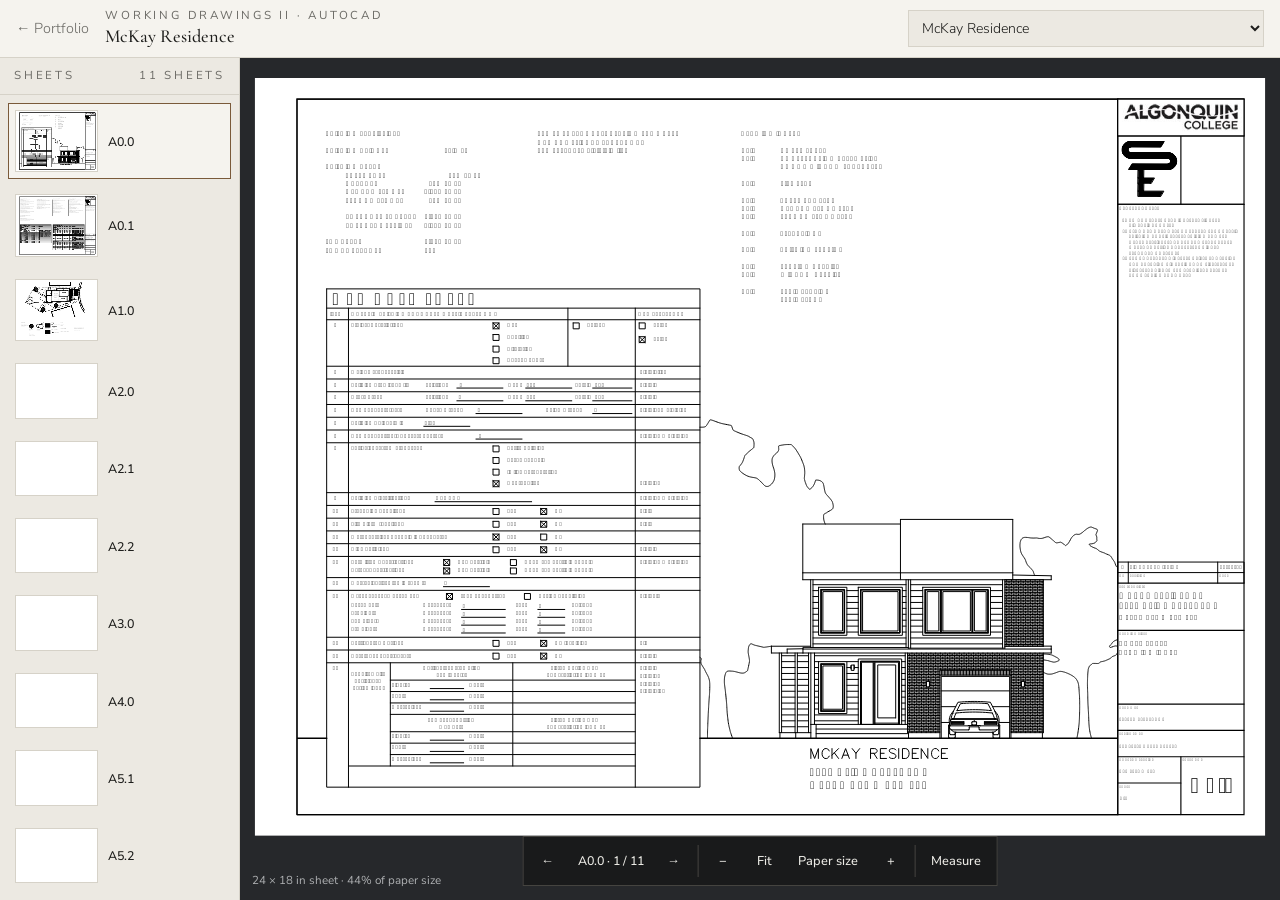
<file: drawings.html>
<!doctype html>
<html lang="en">
<head>
<meta charset="utf-8">
<meta name="viewport" content="width=device-width,initial-scale=1,viewport-fit=cover">
<title>Working Drawings | Steven Estafanos</title>
<meta name="description" content="Working drawing sets by Steven Estafanos, viewable at full resolution with a scale-aware measure tool.">
<link rel="canonical" href="https://stevenestafanos.github.io/drawings.html">
<meta property="og:type" content="website">
<meta property="og:site_name" content="Steven Estafanos, Architecture Portfolio">
<meta property="og:title" content="Working Drawings | Steven Estafanos">
<meta property="og:description" content="Working drawing sets by Steven Estafanos, viewable at full resolution with a scale-aware measure tool.">
<meta property="og:url" content="https://stevenestafanos.github.io/drawings.html">
<meta property="og:image" content="https://stevenestafanos.github.io/media/og-wordmark.jpg">
<meta property="og:image:width" content="1200">
<meta property="og:image:height" content="630">
<meta property="og:image:alt" content="Steven Estafanos, Architecture Portfolio">
<meta name="twitter:card" content="summary_large_image">
<link rel="icon" href="/favicon.ico" sizes="any">
<link rel="icon" type="image/png" sizes="32x32" href="/favicon-32.png">
<link rel="apple-touch-icon" href="/apple-touch-icon.png">
<script data-goatcounter="https://sestafanos.goatcounter.com/count" async src="//gc.zgo.at/count.js"></script>
<link rel="preconnect" href="https://fonts.googleapis.com"><link rel="preconnect" href="https://fonts.gstatic.com" crossorigin><link rel="stylesheet" href="https://fonts.googleapis.com/css2?family=Cormorant+Garamond:ital,wght@0,300;0,400;0,500;1,400&family=Nunito+Sans:opsz,wght@6..12,300;6..12,400;6..12,500;6..12,600&display=swap">
<script>(function(){var nav;try{var e=performance.getEntriesByType("navigation")[0];nav=e&&e.type;}catch(x){}try{history.scrollRestoration="manual";}catch(x){}var K="sy:"+location.pathname+location.search,back=nav==="back_forward",y=0,touched=false,st;if(back){try{y=+sessionStorage.getItem(K)||0;}catch(x){}}
function go(){if(touched)return;if(back||!location.hash){if(Math.abs(window.scrollY-y)>2)window.scrollTo(0,y);}}
["wheel","touchstart","keydown","mousedown"].forEach(function(n){addEventListener(n,function(){touched=true;},{passive:true,once:true});});
go();addEventListener("load",function(){go();if(back)[80,300,800,1600,3000].forEach(function(t){setTimeout(go,t);});});
addEventListener("pageshow",function(e){if(!e.persisted)go();});
function save(){try{sessionStorage.setItem(K,String(window.scrollY));}catch(x){}}
addEventListener("scroll",function(){clearTimeout(st);st=setTimeout(save,120);},{passive:true});addEventListener("pagehide",save);})();</script>
<link rel="stylesheet" href="css/style.css"><script src="js/protect.js"></script>
<link rel="stylesheet" href="css/viewer.css">
</head>
<body class="viewer-page">
<header class="vbar">
  <a class="back" href="index.html">&larr; Architecture Portfolio</a>
  <div class="vtitle"><span class="eyebrow" id="vCourse"></span><strong id="vTitle">Working drawings</strong></div>
  <label class="setpick"><span class="sr">Drawing set</span><select id="setSelect" aria-label="Drawing set"></select></label>
</header>

<main class="vmain">
  <aside class="sheets" id="sheets" aria-label="Sheets">
    <div class="sheets-head"><span class="eyebrow">Sheets</span><span id="sheetCount" class="eyebrow"></span></div>
    <ol id="sheetList"></ol>
  </aside>

  <section class="stage" id="stage" aria-label="Drawing viewer">
    <div class="canvaswrap" id="canvasWrap" tabindex="0" aria-label="Drawing. Drag to pan, scroll to zoom, double-click to fit."></div>
    <svg class="overlay" id="overlay" aria-hidden="true"></svg>
    <div class="links" id="links"></div>
    <div class="toolbar" role="toolbar" aria-label="Viewer tools">
      <button type="button" id="btnSheets" class="only-narrow" aria-expanded="false">Sheets</button>
      <button type="button" id="btnPrev" aria-label="Previous sheet">&larr;</button>
      <span id="pageLabel" class="pagelabel" aria-live="polite">&ndash;</span>
      <button type="button" id="btnNext" aria-label="Next sheet">&rarr;</button>
      <span class="sep"></span>
      <button type="button" id="btnOut" aria-label="Zoom out">&minus;</button>
      <button type="button" id="btnFit">Fit</button>
      <button type="button" id="btnPrint" title="Zoom to true paper size (96 CSS px = 1 in)">Paper size</button>
      <button type="button" id="btnIn" aria-label="Zoom in">+</button>
      <span class="sep"></span>
      <button type="button" id="btnMeasure" aria-pressed="false">Measure</button>
    </div>
    <div class="measurebar" id="measureBar" hidden>
      <label>Scale for this measurement
        <select id="scaleSelect"></select>
      </label>
      <output id="measureOut" aria-live="polite">Click two points.</output>
      <button type="button" id="btnClear">Clear</button>
    </div>
    <p class="status" id="status" aria-live="polite"></p>
    <p class="loading" id="loading" hidden>Loading sheet&hellip;</p>
  </section>
</main>
<noscript><p style="padding:2rem">The drawing viewer needs JavaScript. The PDFs are in the drawings folder.</p></noscript>
<script src="vendor/pdf.min.js"></script>
<script src="js/viewer.js"></script>
<script>(function(){var a=document.querySelector(".vbar .back");function f(){if(!a)return;var M={pantry:["applied-pantry.html","Pantry project"],"dsn-warming-huts":["design-warming-huts.html","Warming Hut"],"dsn-th":["design-treehouse.html","Muskoka Cottage"]},m=(location.hash||"").replace("#","").replace(/-p\d+$/,""),p=M[m];a.href=p?p[0]:"index.html";a.innerHTML=p?"&larr; "+p[1]:"&larr; Portfolio";}f();window.addEventListener("hashchange",f);})();</script></body>
</html>
</file>
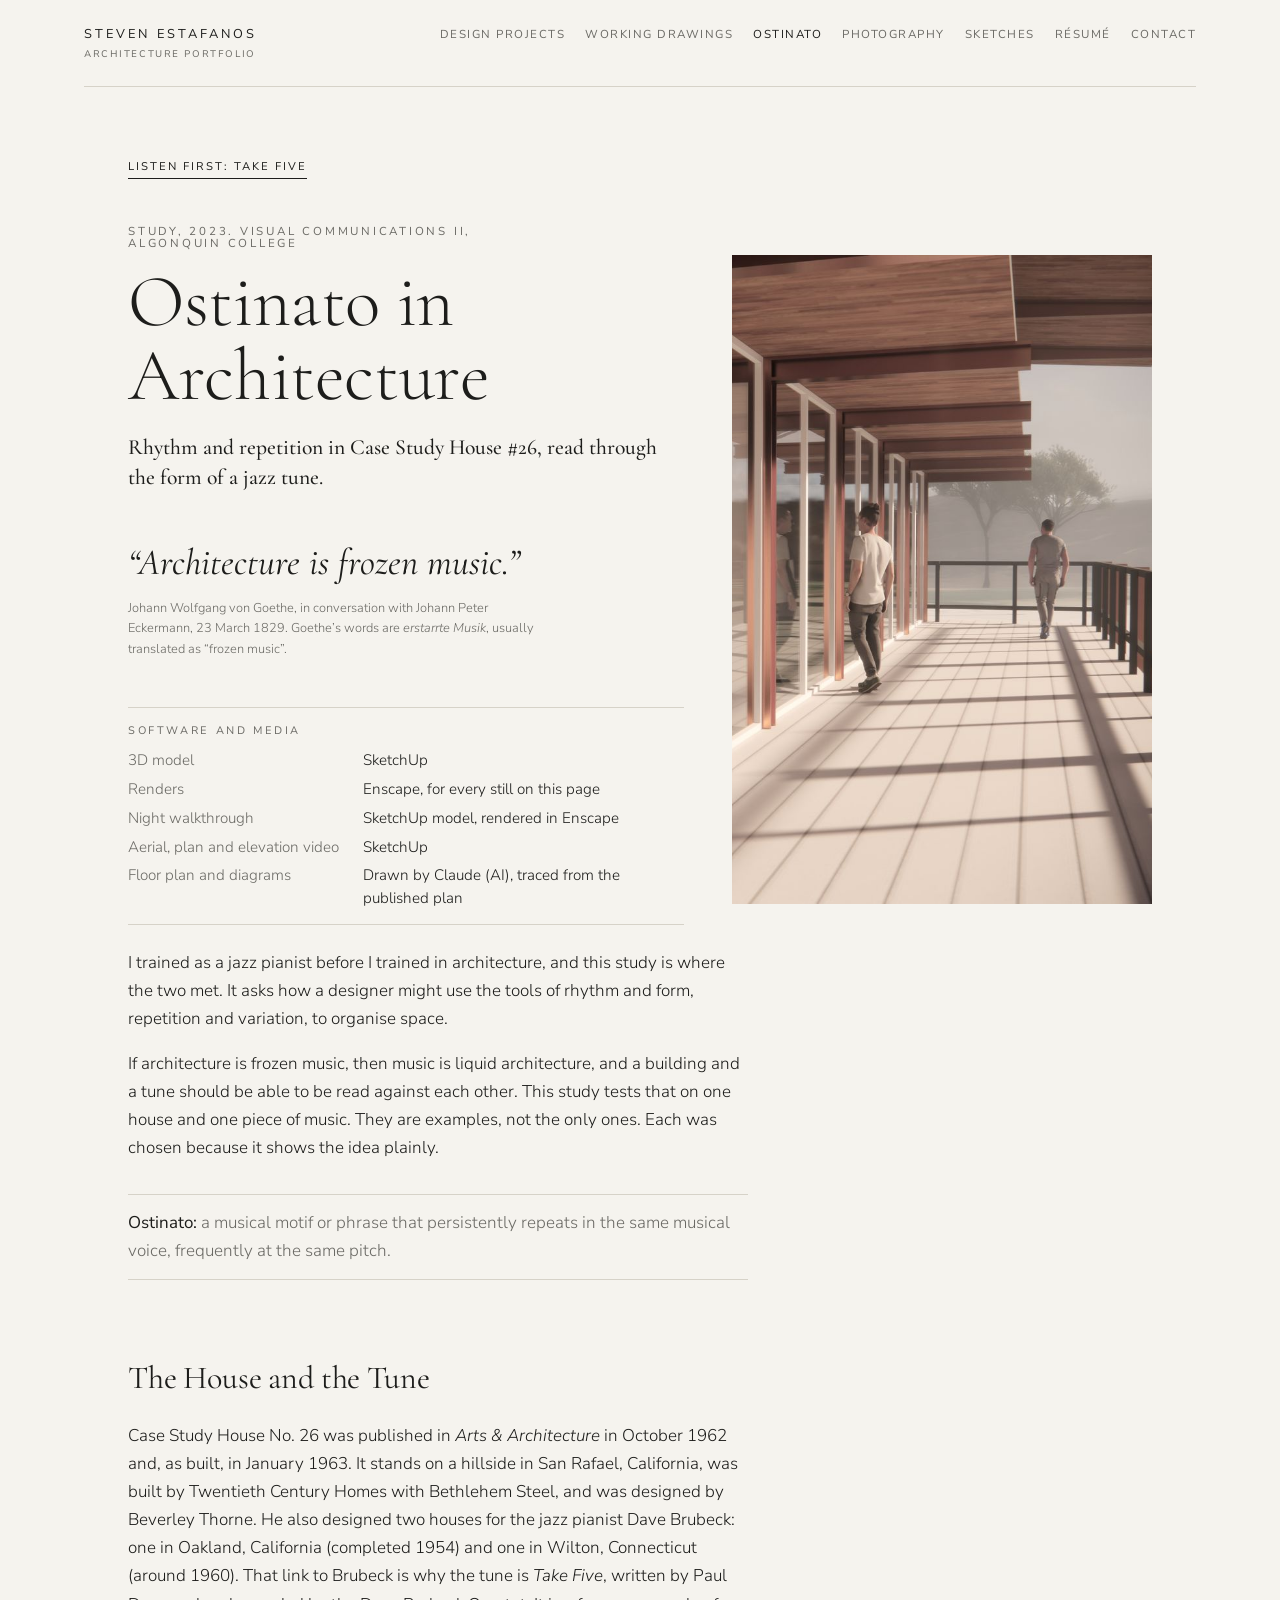
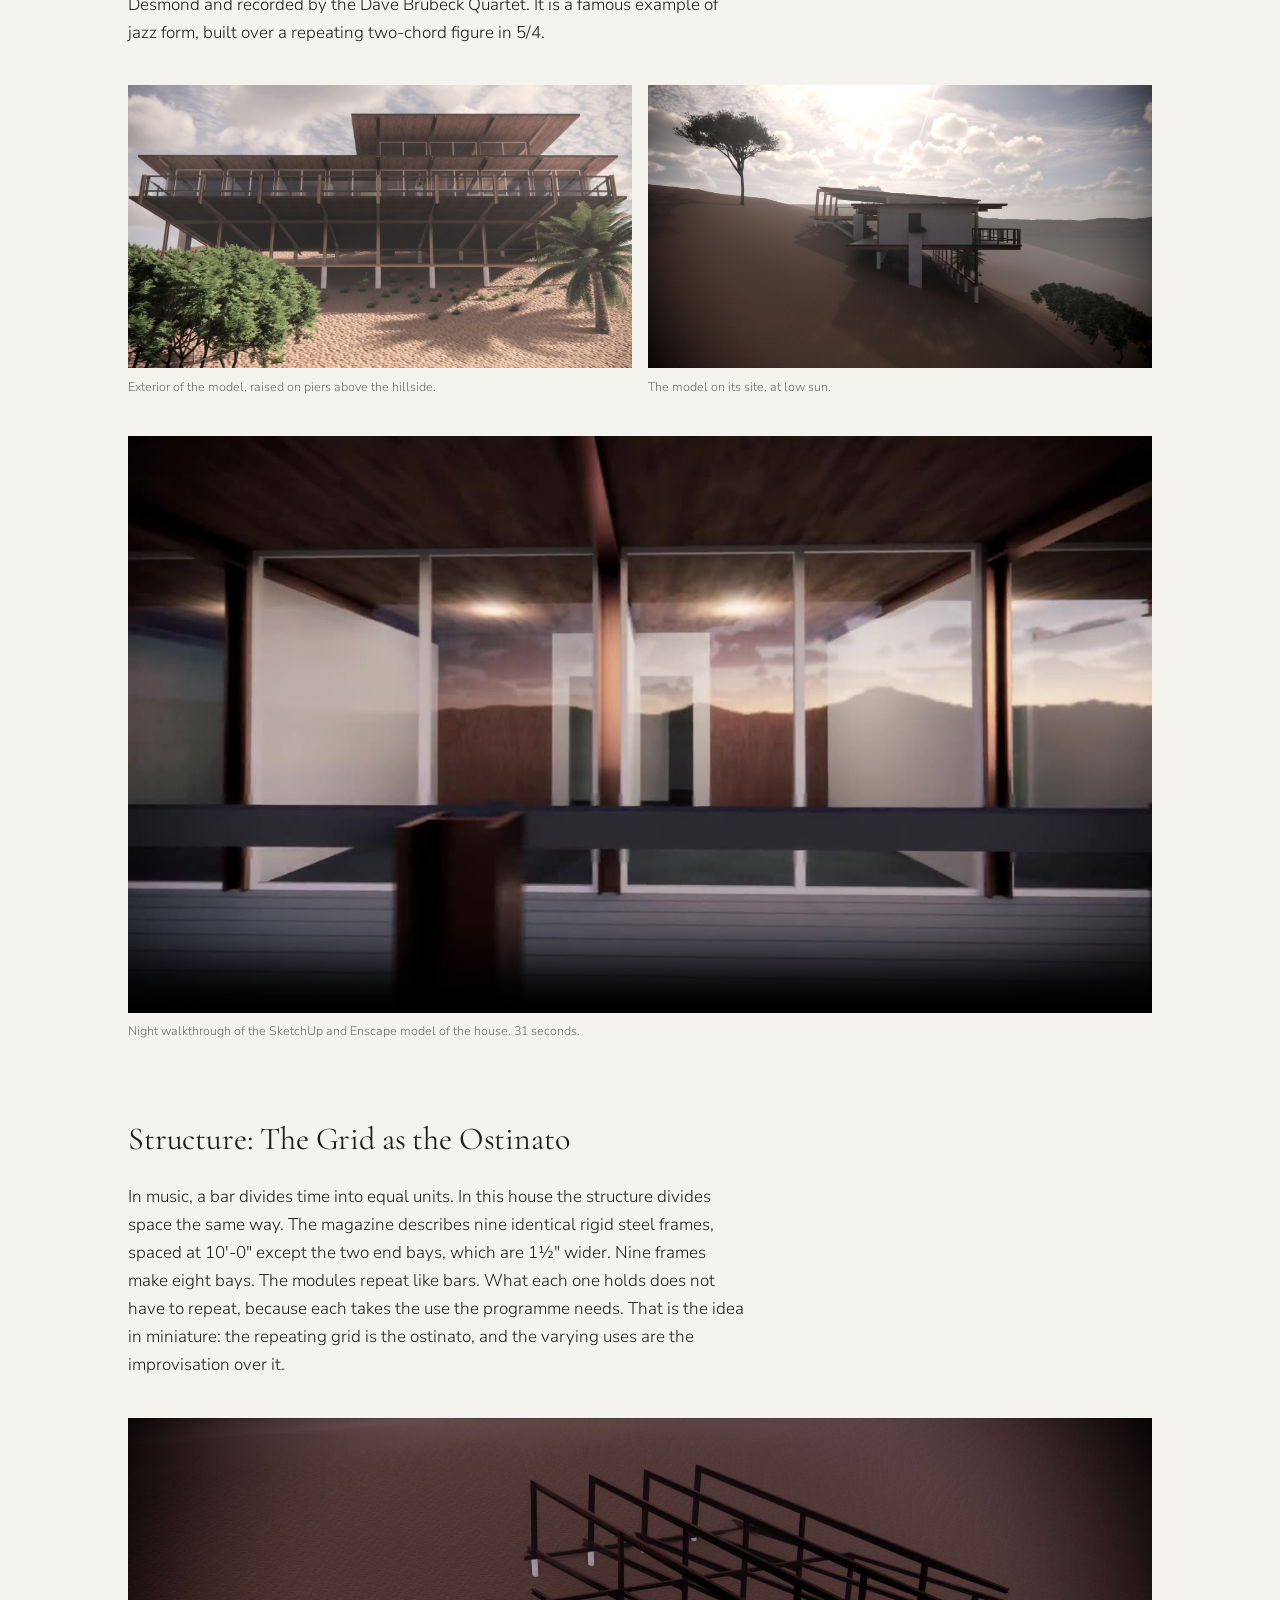
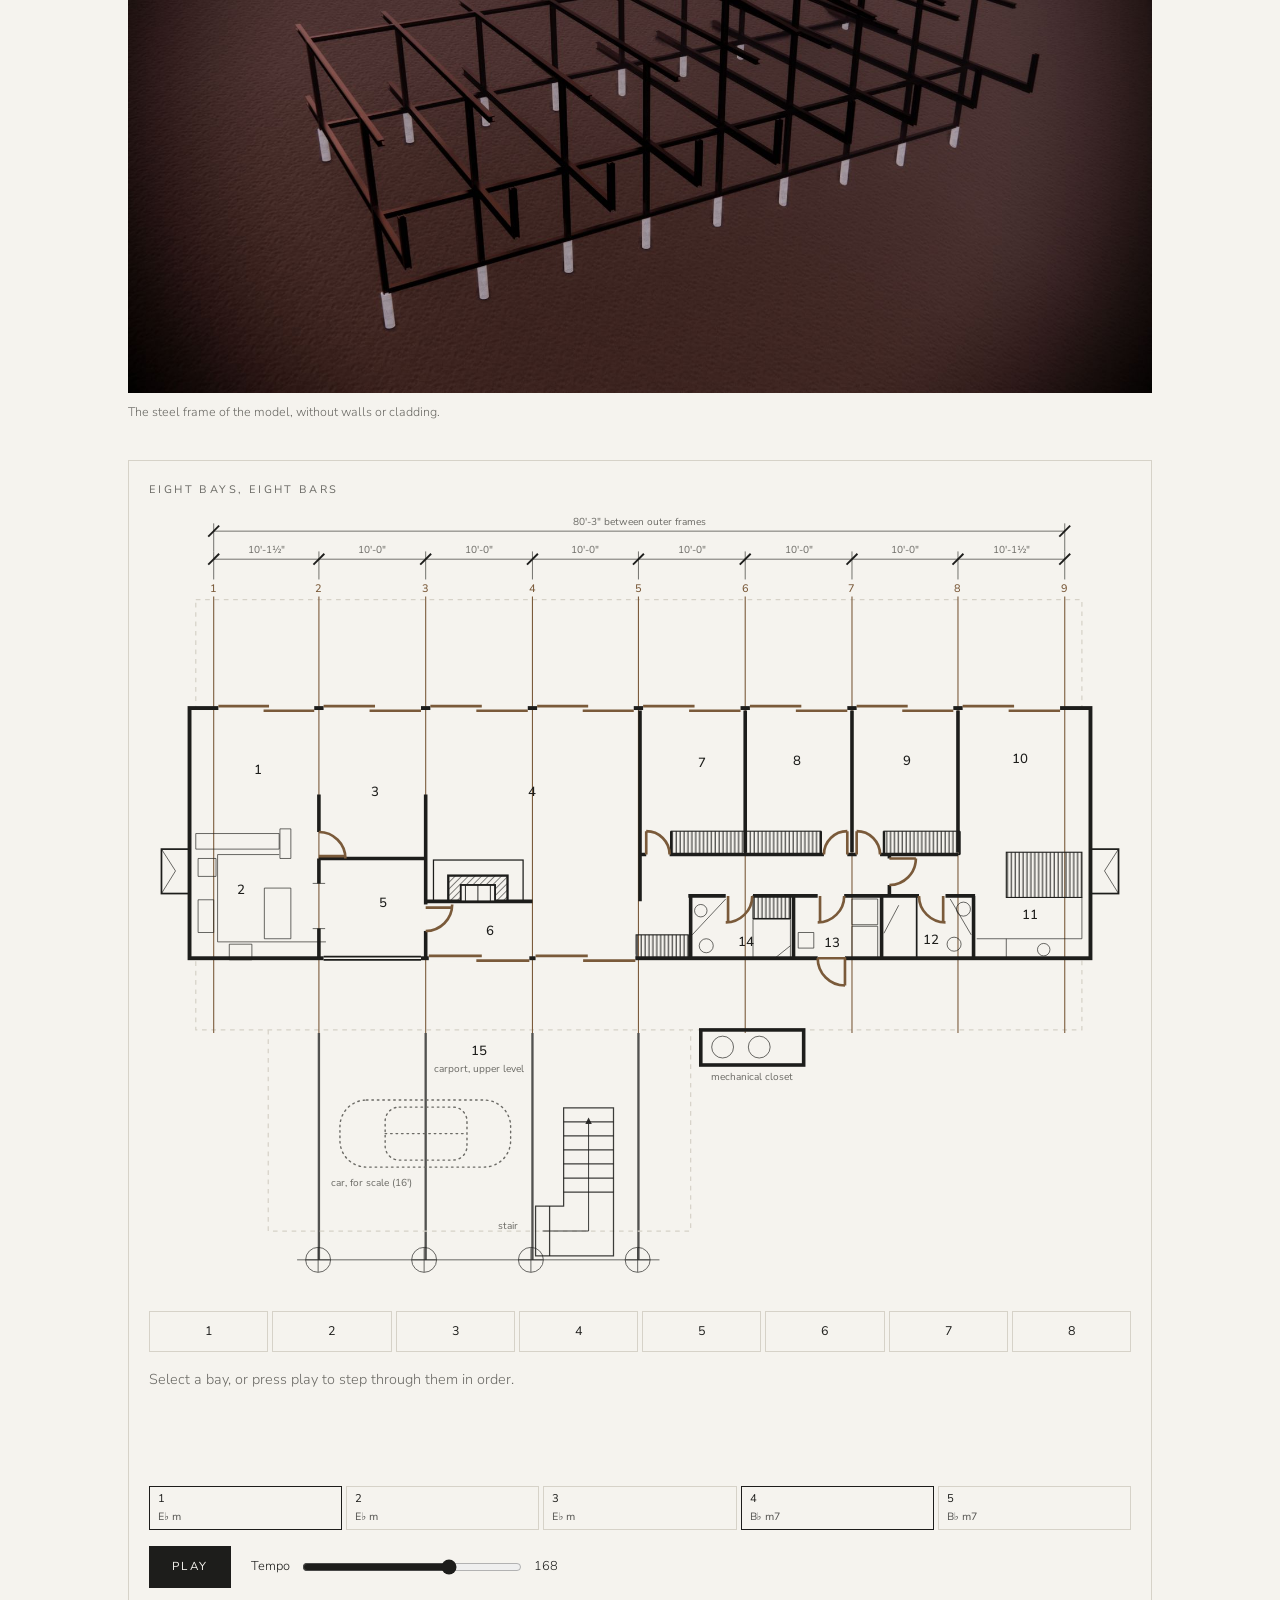
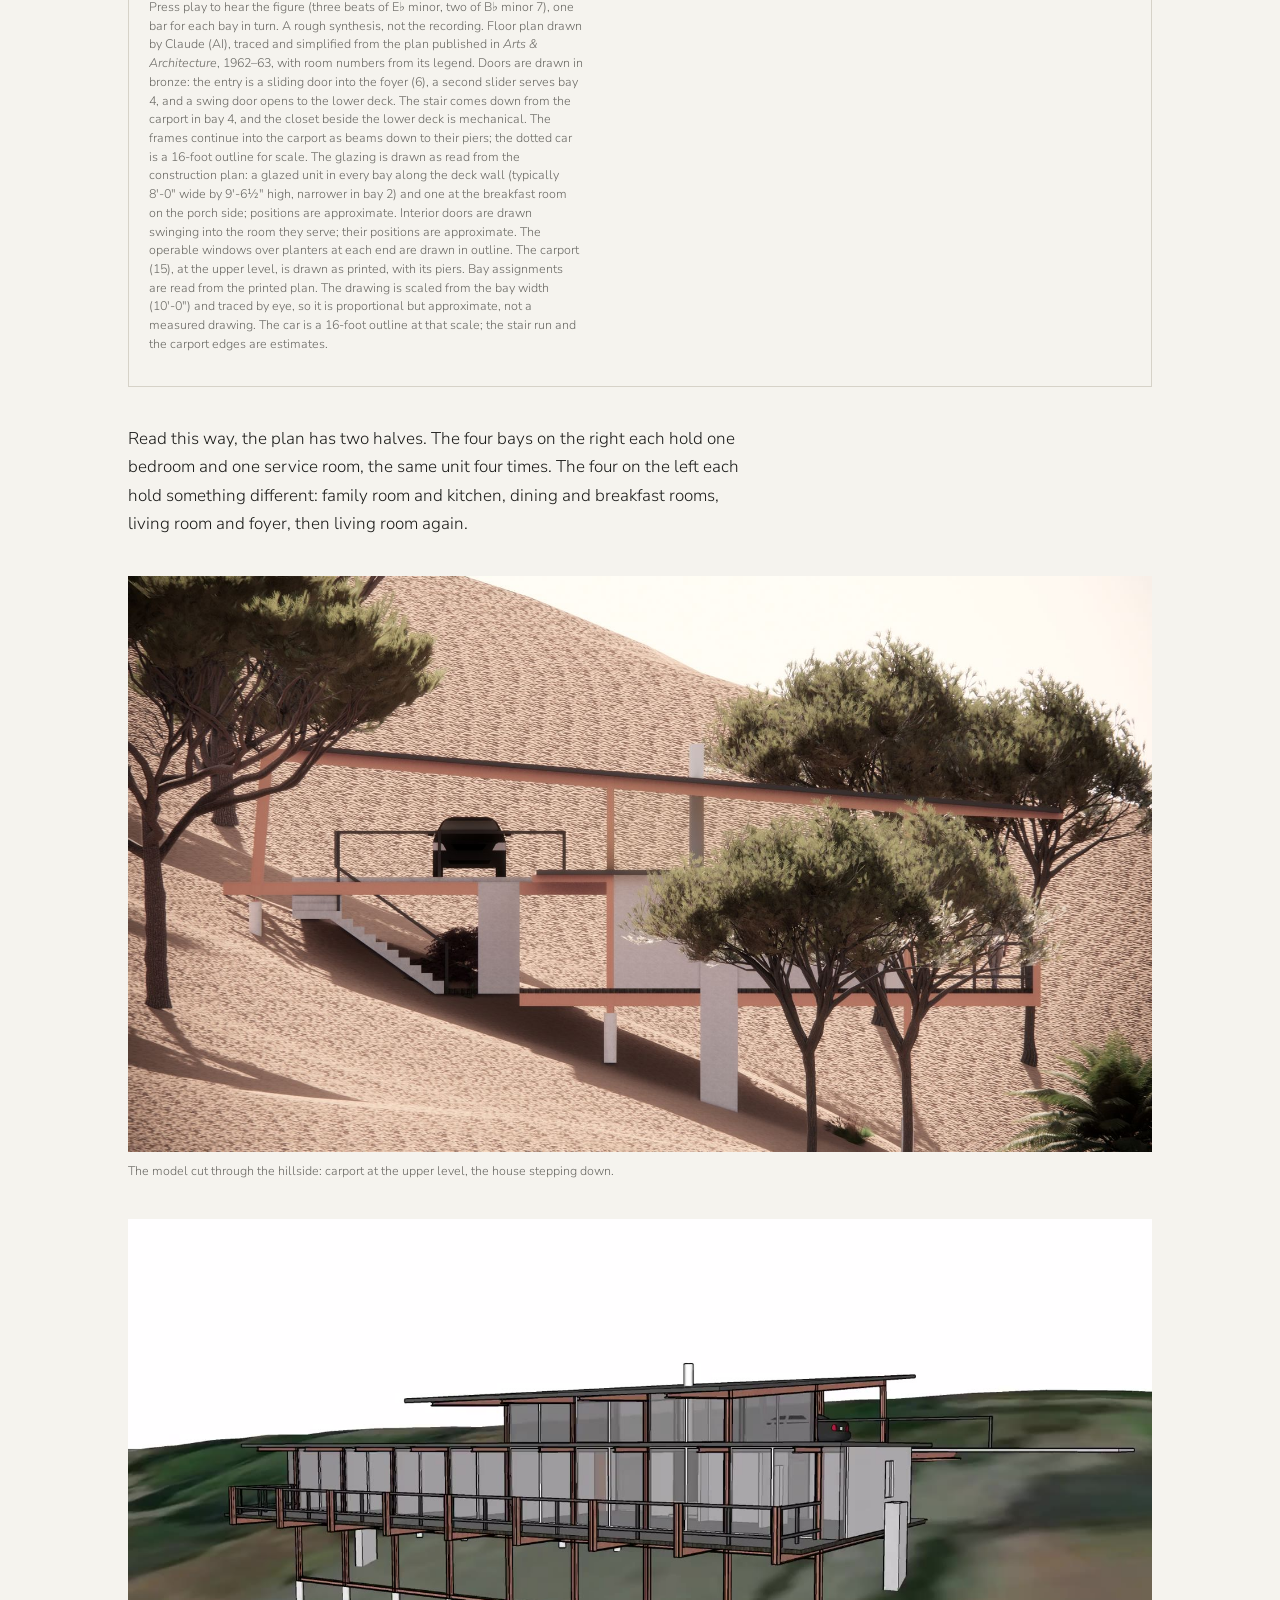
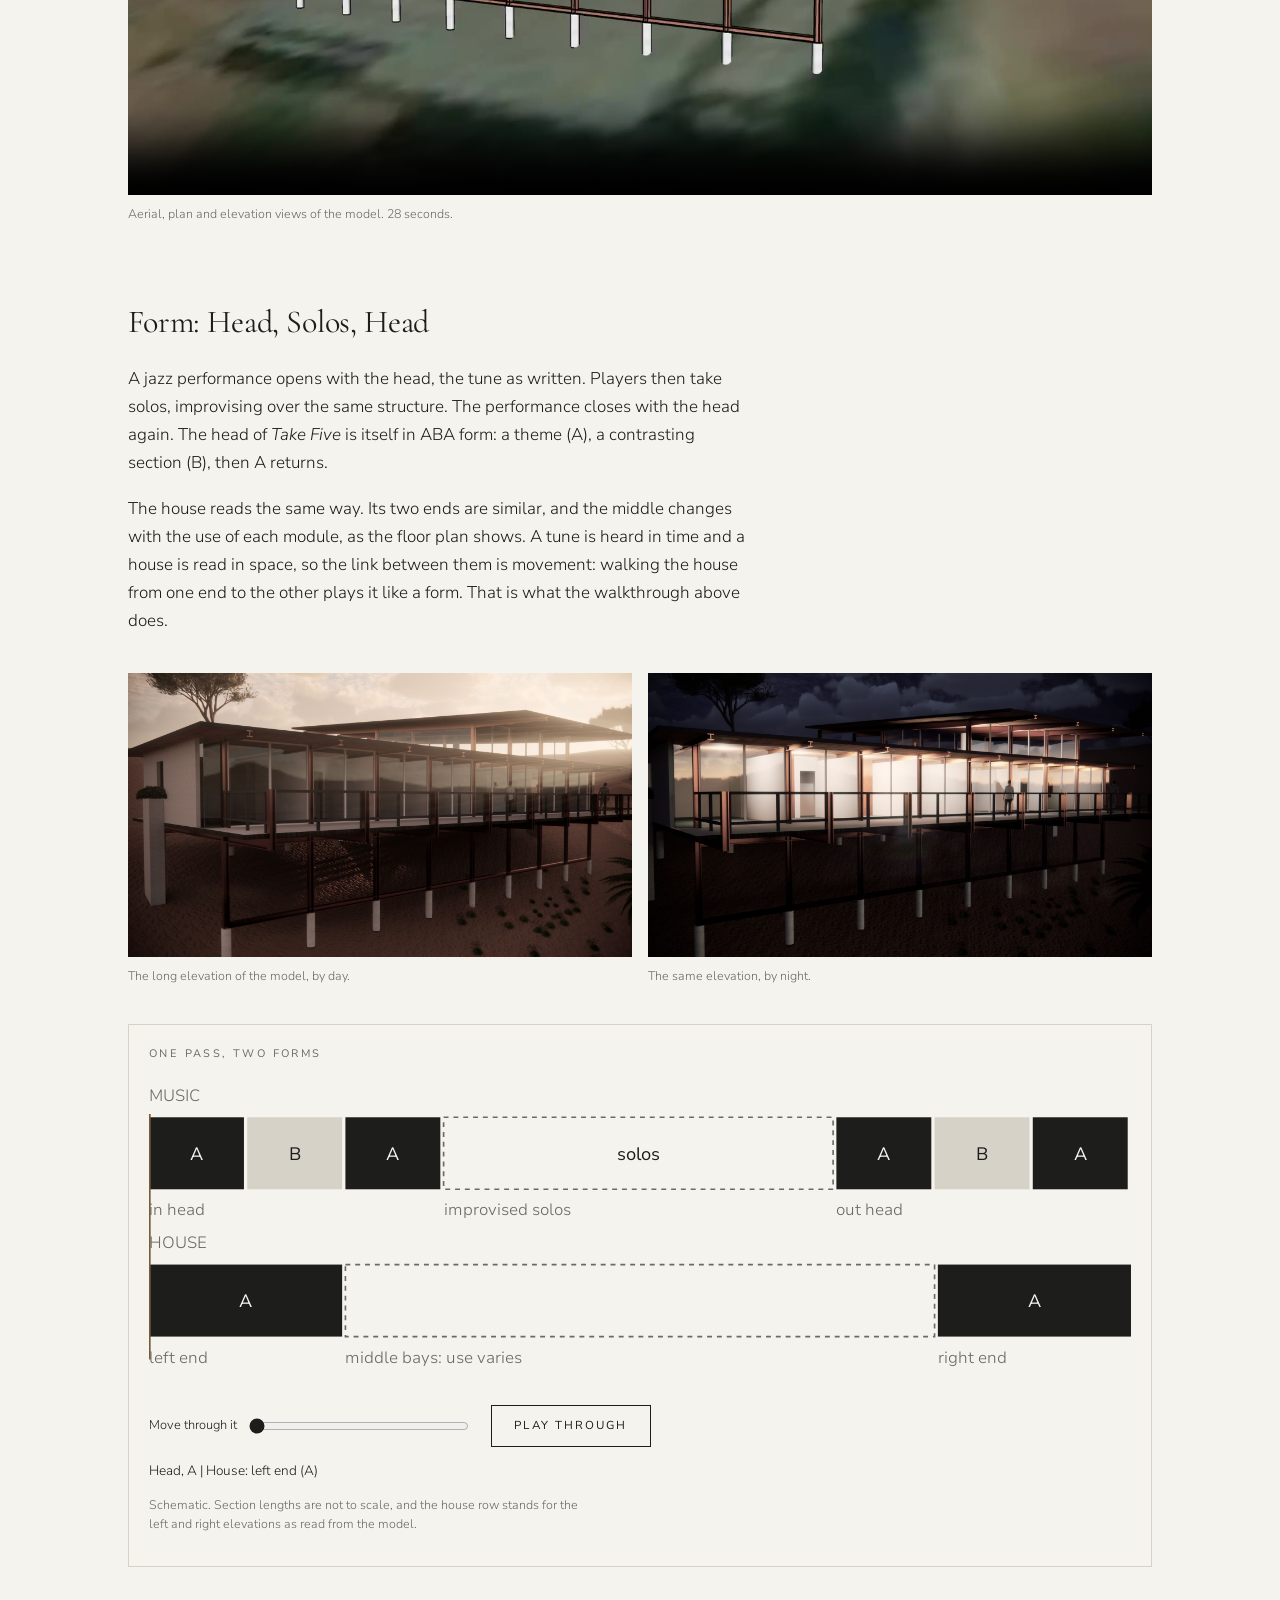
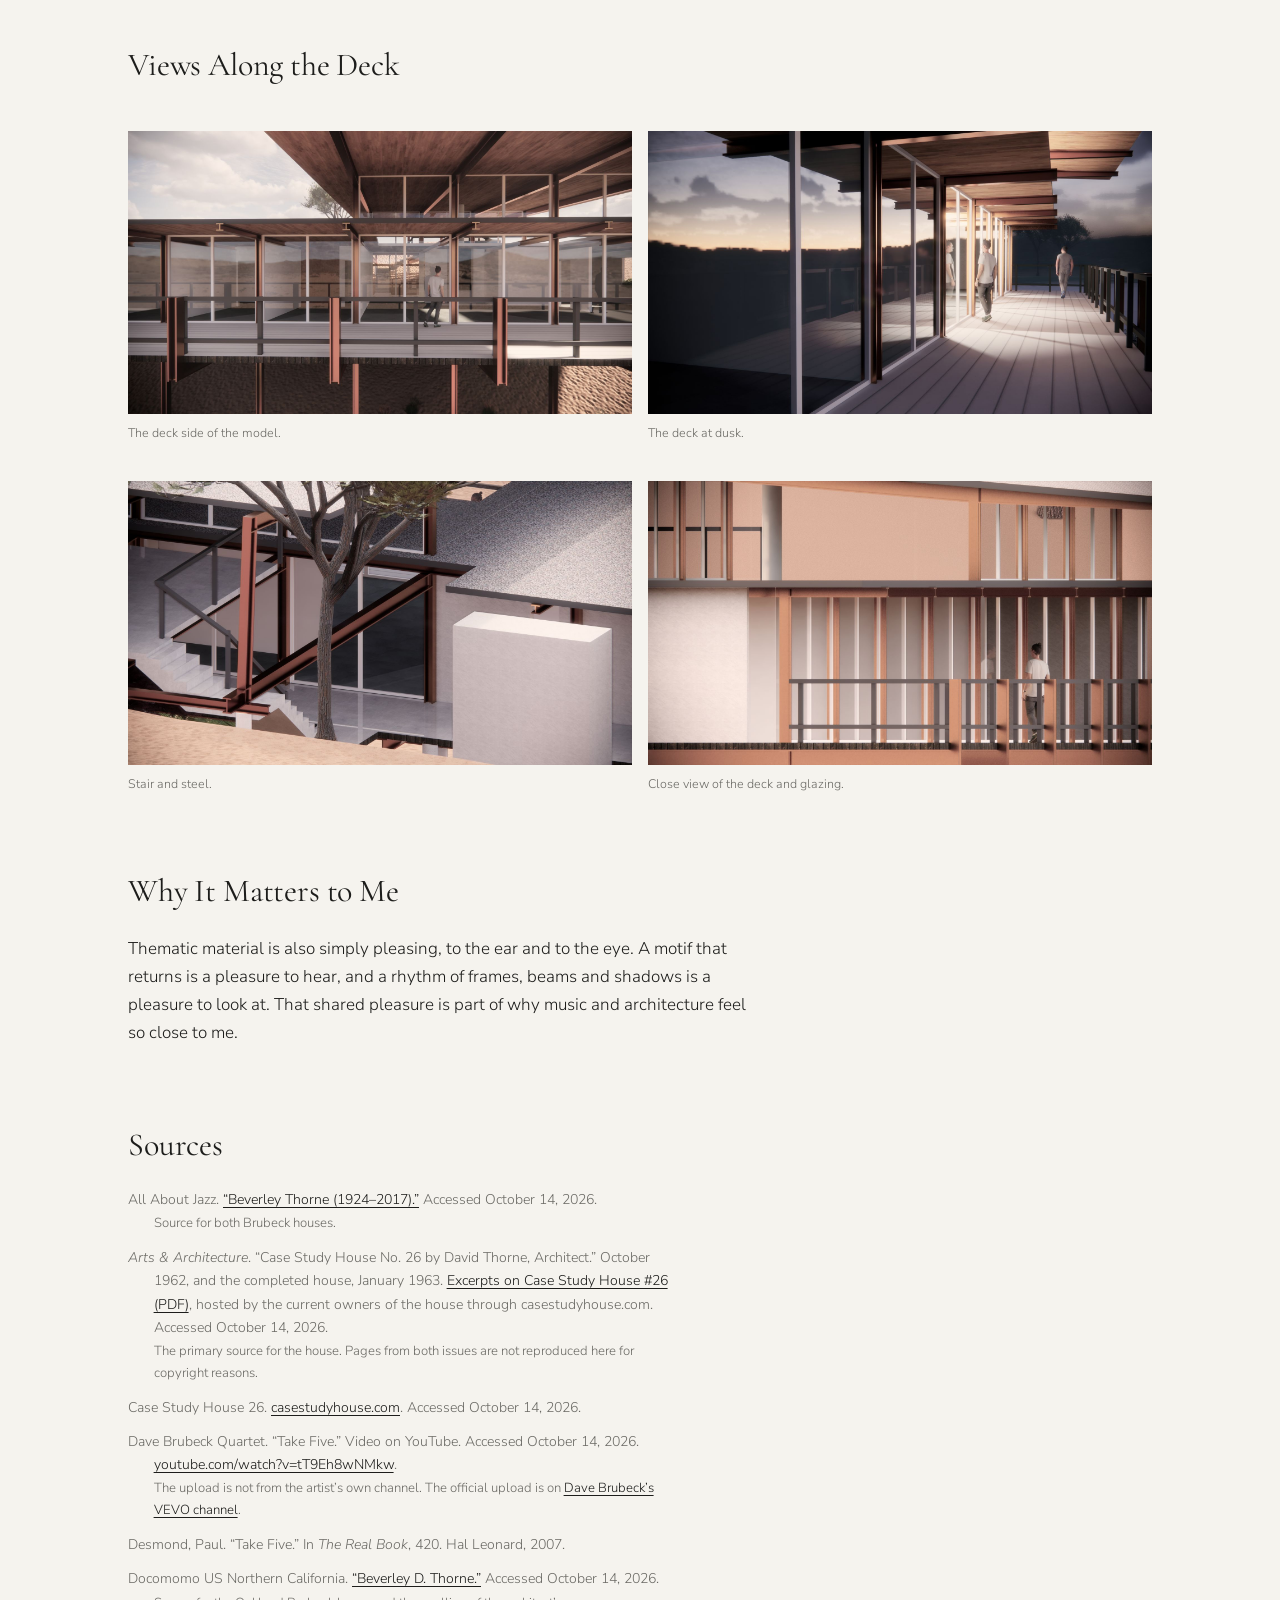
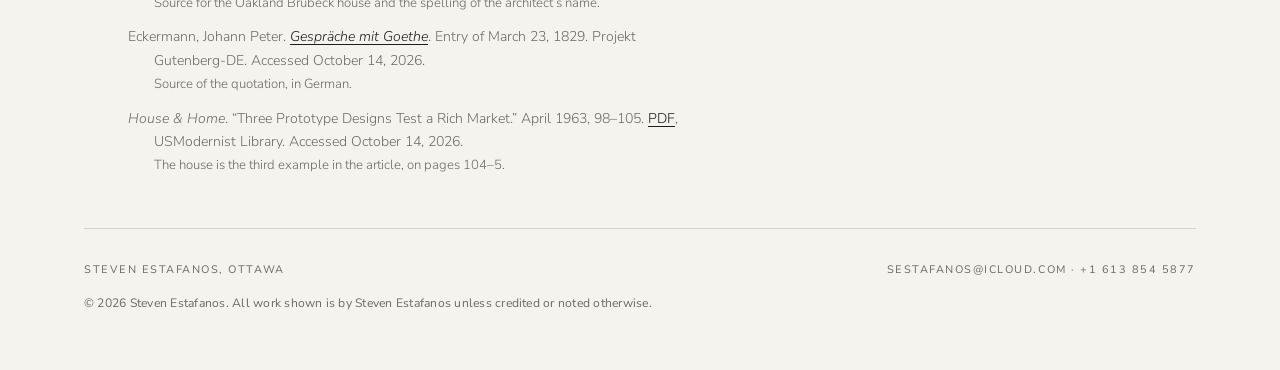
<file: ostinato.html>
<!doctype html>
<html lang="en">
<head>
<meta charset="utf-8">
<meta name="viewport" content="width=device-width,initial-scale=1,viewport-fit=cover">
<title>Ostinato in Architecture | Steven Estafanos</title>
<meta name="description" content="A study of rhythm and repetition in Case Study House #26, read through the form of a jazz tune.">
<link rel="canonical" href="https://stevenestafanos.github.io/ostinato.html">
<meta property="og:type" content="website">
<meta property="og:site_name" content="Steven Estafanos, Architecture Portfolio">
<meta property="og:title" content="Ostinato in Architecture | Steven Estafanos">
<meta property="og:description" content="A study of rhythm and repetition in Case Study House #26, read through the form of a jazz tune.">
<meta property="og:url" content="https://stevenestafanos.github.io/ostinato.html">
<meta property="og:image" content="https://stevenestafanos.github.io/media/og-wordmark.jpg">
<meta property="og:image:width" content="1200">
<meta property="og:image:height" content="630">
<meta property="og:image:alt" content="Steven Estafanos, Architecture Portfolio">
<meta name="twitter:card" content="summary_large_image">
<link rel="icon" href="/favicon.ico" sizes="any">
<link rel="icon" type="image/png" sizes="32x32" href="/favicon-32.png">
<link rel="apple-touch-icon" href="/apple-touch-icon.png">
<script data-goatcounter="https://sestafanos.goatcounter.com/count" async src="//gc.zgo.at/count.js"></script>
<link rel="preconnect" href="https://fonts.googleapis.com"><link rel="preconnect" href="https://fonts.gstatic.com" crossorigin><link rel="stylesheet" href="https://fonts.googleapis.com/css2?family=Cormorant+Garamond:ital,wght@0,300;0,400;0,500;1,400&family=Nunito+Sans:opsz,wght@6..12,300;6..12,400;6..12,500;6..12,600&display=swap">
<script>(function(){var nav;try{var e=performance.getEntriesByType("navigation")[0];nav=e&&e.type;}catch(x){}try{history.scrollRestoration="manual";}catch(x){}var K="sy:"+location.pathname+location.search,back=nav==="back_forward",y=0,touched=false,st;if(back){try{y=+sessionStorage.getItem(K)||0;}catch(x){}}
function go(){if(touched)return;if(back||!location.hash){if(Math.abs(window.scrollY-y)>2)window.scrollTo(0,y);}}
["wheel","touchstart","keydown","mousedown"].forEach(function(n){addEventListener(n,function(){touched=true;},{passive:true,once:true});});
go();addEventListener("load",function(){go();if(back)[80,300,800,1600,3000].forEach(function(t){setTimeout(go,t);});});
addEventListener("pageshow",function(e){if(!e.persisted)go();});
function save(){try{sessionStorage.setItem(K,String(window.scrollY));}catch(x){}}
addEventListener("scroll",function(){clearTimeout(st);st=setTimeout(save,120);},{passive:true});addEventListener("pagehide",save);})();</script>
<link rel="stylesheet" href="css/style.css"><script src="js/protect.js"></script><script src="js/brand.js" defer></script>
<link rel="stylesheet" href="css/home.css">
<style>
.study{max-width:64rem;margin:0 auto;padding:64px 0 40px}
.study h1{font-size:clamp(2.6rem,7vw,4.6rem);font-weight:300;line-height:1;margin:1rem 0 1.2rem}
.study h2{font-size:2rem;margin:4.5rem 0 1rem}
.study p,.study .col{max-width:62ch}
.opener{display:grid;grid-template-columns:minmax(0,1fr) minmax(220px,420px);gap:48px;align-items:start;margin-bottom:24px}
.opener .cov{margin:104px 0 0}
.opener .cov img{width:100%;aspect-ratio:33/51;object-fit:cover;object-position:86% 50%;display:block}
.listen{display:inline-block;margin:0 0 36px;font:400 .7rem/1 var(--body);letter-spacing:.18em;text-transform:uppercase;color:var(--ink);text-decoration:none;border-bottom:1px solid var(--ink);padding-bottom:5px}
.lede{font:500 1.35rem/1.4 var(--display);color:var(--ink);max-width:30ch}
.tools{border-top:1px solid var(--rule);border-bottom:1px solid var(--rule);padding:18px 0 14px;margin:2.4rem 0 0;max-width:62ch}
.tools h2{font:400 .68rem/1 var(--body);letter-spacing:.24em;text-transform:uppercase;color:var(--mute);margin:0 0 12px}
.tools dl{margin:0;display:grid;grid-template-columns:minmax(8.5rem,auto) minmax(0,1fr);gap:6px 24px;font:300 .95rem/1.5 var(--body)}
.tools dt{color:var(--mute)}.tools dd{margin:0}
@media (max-width:600px){.tools dl{grid-template-columns:1fr;gap:0}.tools dd{margin-bottom:8px}}
.def{border-top:1px solid var(--rule);border-bottom:1px solid var(--rule);padding:14px 0;margin:2rem 0;color:var(--mute)}
.def b{color:var(--ink);font-weight:400}
.quote{margin:3rem 0;font:italic 400 clamp(1.6rem,4vw,2.3rem)/1.25 var(--display);max-width:26ch}
.quote small{display:block;font:300 .8rem/1.6 var(--body);font-style:normal;color:var(--mute);margin-top:12px;max-width:60ch}
figure{margin:2.4rem 0}
figure img,video{width:100%;height:auto;display:block}
figure img{cursor:zoom-in}
.lb{position:fixed;inset:0;z-index:50;background:#0f0f0e;display:flex;align-items:center;justify-content:center;padding:56px 64px}
.lb[hidden]{display:none}
.lb-f{margin:0;max-width:100%;max-height:100%;display:flex;flex-direction:column;align-items:center;gap:12px;min-height:0}
.lb-f img,.lb-f video{max-width:100%;max-height:calc(100vh - 170px);width:auto;height:auto;object-fit:contain;cursor:pointer;background:#000}
.lb-f video{cursor:default;min-width:min(100%,640px)}
.lb-open{position:absolute;top:12px;right:12px;background:rgba(15,15,14,.72);border:1px solid #ecebe6;color:#ecebe6;font:400 .66rem/1 var(--body);letter-spacing:.18em;text-transform:uppercase;padding:.55rem .75rem;cursor:pointer}
.lb-open:hover{background:#0f0f0e}
.lb-f figcaption{color:#ecebe6;text-align:center;max-width:70ch;margin:0;font:400 .9rem/1.5 var(--body);flex:none;min-height:1.5em}
.lb button{position:absolute;background:none;border:1px solid #ecebe6;color:#ecebe6;font:400 .72rem/1 var(--body);letter-spacing:.18em;text-transform:uppercase;padding:.7rem 1rem;cursor:pointer}
.lb .lb-x{top:14px;right:16px}
.lb .lb-n{top:50%;transform:translateY(-50%);font-size:1.6rem;line-height:1;padding:.6rem .9rem;letter-spacing:0}
.lb .lb-p{left:12px}.lb .lb-nx{right:12px}
@media (max-width:600px){.lb{padding:56px 12px 70px}.lb .lb-n{top:auto;bottom:14px;transform:none}}
video{background:#000}
figcaption,.cap{font:300 .78rem/1.5 var(--body);color:var(--mute);margin-top:10px;max-width:70ch}
.pair,.trio{display:grid;gap:16px;margin:2.4rem 0}
.pair{grid-template-columns:repeat(2,minmax(0,1fr))}
.trio{grid-template-columns:repeat(3,minmax(0,1fr))}
.pair figure,.trio figure{margin:0}
.pair img,.trio img{aspect-ratio:16/9;object-fit:cover}
.sheet{border:1px solid var(--rule);padding:24px 20px 20px;margin:2.4rem 0}
.sheet h3{font:400 .68rem/1 var(--body);letter-spacing:.22em;text-transform:uppercase;color:var(--mute);margin:0 0 18px}
.sheet svg{width:100%;height:auto;display:block}
#plan text{font:400 13px var(--body);fill:var(--mute);text-anchor:middle}
#plan .rn{font:500 17px var(--body);fill:var(--ink)}
#plan .fn{fill:var(--accent);font:500 14px var(--body)}
#plan .wall{fill:none;stroke:var(--ink);stroke-width:5}
#plan .ln{fill:none;stroke:var(--ink);stroke-width:4.6}
#plan .th{fill:none;stroke:var(--ink);stroke-width:1.2;opacity:.7}
#plan .hat{fill:var(--ink);opacity:.16;stroke:none}
#plan .fr{stroke:var(--accent);stroke-width:1.4}
#plan .dk{fill:none;stroke:var(--rule);stroke-width:1.6;stroke-dasharray:6 6}
#plan .hat2{fill:var(--ink);opacity:.45;stroke:none}
#plan .win{fill:none;stroke:var(--ink);stroke-width:2.2}
#plan .cp{fill:none;stroke:var(--ink);stroke-width:3.2}
#plan .clos rect{fill:url(#louv);color:var(--ink);stroke:var(--ink);stroke-width:1.4}
#plan .clos path{stroke:var(--ink);stroke-width:3}
#plan .fpa{fill:none;stroke:var(--ink);stroke-width:1.6}
#plan .fpm{fill:url(#xh);color:var(--ink);stroke:var(--ink);stroke-width:3}
#plan .fpb{fill:var(--paper);stroke:var(--ink);stroke-width:2.4}
#plan .fp path{stroke:var(--ink);stroke-width:1.2;fill:none}
#plan .dim line,#plan .dim path{stroke:var(--mute);stroke-width:1.2;fill:none}
#plan .dim .tk{stroke:var(--ink);stroke-width:2.4}
#plan .bm{fill:none;stroke:var(--ink);stroke-width:3;opacity:.75}
#plan .car rect,#plan .car path{fill:none;stroke:var(--mute);stroke-width:1.8;stroke-dasharray:2 5;stroke-linecap:round}
#plan .stair path{fill:none;stroke:var(--ink);stroke-width:1.6;opacity:.85}
#plan .stair .sa{stroke-width:1.2;color:var(--ink);opacity:.9}
#plan .tr{fill:none;stroke:var(--ink);stroke-width:1.4;opacity:.8}
#plan .dr{fill:none;stroke:var(--accent);stroke-width:3.4;stroke-linejoin:round}
#plan .bay{fill:var(--accent);opacity:0;cursor:pointer;transition:opacity .15s}
#plan .bay:hover{opacity:.08}
#plan .bay.on{opacity:.2}
.baybtns{display:grid;grid-template-columns:repeat(8,1fr);gap:4px;margin-top:14px}
.baybtns button{font:400 .78rem/1 var(--body);background:transparent;color:var(--ink);border:1px solid var(--rule);padding:.7rem 0;min-height:2.6rem;cursor:pointer}
.baybtns button[aria-pressed=true]{border-color:var(--ink);background:var(--ink);color:var(--paper)}
.readout{margin:16px 0 0;min-height:5.6em;max-width:none}
.readout b{font:400 1.35rem/1.2 var(--display)}
.readout span{display:block;color:var(--mute);font-size:.9rem}
.readout span.door{color:var(--accent)}
.beats{display:grid;grid-template-columns:repeat(5,1fr);gap:4px;margin-top:22px}
.beat{height:44px;border:1px solid var(--rule);display:flex;flex-direction:column;justify-content:space-between;padding:6px 8px;font:400 .7rem/1 var(--body);transition:background .06s}
.beat.g1{border-color:var(--ink)}
.beat.on{background:var(--ink);color:var(--paper);border-color:var(--ink)}
.beat small{font-size:.66rem;opacity:.75}
.ctl{display:flex;flex-wrap:wrap;gap:12px 20px;align-items:center;margin-top:16px}
.ctl button{font:400 .72rem/1 var(--body);letter-spacing:.18em;text-transform:uppercase;background:var(--ink);color:var(--paper);border:1px solid var(--ink);padding:.9rem 1.4rem;min-height:2.6rem;cursor:pointer}
.ctl button.alt{background:transparent;color:var(--ink)}
.ctl label{font:300 .8rem/1 var(--body);display:flex;gap:10px;align-items:center}
.ctl input[type=range]{accent-color:var(--ink);min-width:0;width:min(220px,50vw)}
.formmap text{font:400 11px var(--body);fill:var(--ink)}
.formmap .lbl{font:300 10px var(--body);fill:var(--mute)}
.formmap .ta{fill:var(--paper)}
.sA{fill:var(--ink)}
.sB{fill:var(--rule)}
.sS,.sM{fill:none;stroke:var(--mute);stroke-dasharray:3 3}
.pl{stroke:var(--accent);stroke-width:2}
.refs{font-size:.88rem;color:var(--mute);list-style:none;margin:0;padding:0}
.refs li{margin:.7rem 0;max-width:70ch;padding-left:1.6rem;text-indent:-1.6rem}
.refs .n{display:block;text-indent:0;font-size:.82rem;margin-top:2px}
.refs a{color:var(--ink)}
#where{font-size:.85rem;color:var(--ink)}
@media (max-width:760px){.opener{grid-template-columns:1fr;gap:28px}.opener .cov{order:2;max-width:320px;margin-top:0}.pair,.trio{grid-template-columns:1fr}}
@media (prefers-reduced-motion:reduce){.beat,#plan .bay{transition:none}}
</style>
</head>
<body>
<div class="wrap">
  <header class="top">
    <a class="name" href="index.html" aria-label="Steven Estafanos, Architecture Portfolio: home"><span>Steven Estafanos</span><small>Architecture Portfolio</small></a>
    <nav aria-label="Sections"><a href="index.html#design">Design Projects</a><a href="index.html#drawings">Working Drawings</a><a href="index.html#ostinato" aria-current="page">Ostinato</a><a href="index.html#photography">Photography</a><a href="index.html#sketches">Sketches</a><a href="resume.html">Résumé</a><a href="index.html#contact">Contact</a></nav>
  </header>
  <main class="study">
    <div class="opener">
      <div>
        <a class="listen" href="https://www.youtube.com/watch?v=tT9Eh8wNMkw" rel="noopener" target="_blank">Listen first: Take Five</a>
        <p class="eyebrow">Study, 2023. Visual Communications II, Algonquin College</p>
        <h1>Ostinato in Architecture</h1>
        <p class="lede">Rhythm and repetition in Case Study House #26, read through the form of a jazz tune.</p>
        <blockquote class="quote">&ldquo;Architecture is frozen music.&rdquo;
      <small>Johann Wolfgang von Goethe, in conversation with Johann Peter Eckermann, 23 March 1829. Goethe&rsquo;s words are <em>erstarrte Musik</em>, usually translated as &ldquo;frozen music&rdquo;.</small>
    </blockquote>
    <section class="tools" aria-labelledby="sw">
      <h2 id="sw">Software and media</h2>
      <dl>
        <dt>3D model</dt><dd>SketchUp</dd>
        <dt>Renders</dt><dd>Enscape, for every still on this page</dd>
        <dt>Night walkthrough</dt><dd>SketchUp model, rendered in Enscape</dd>
        <dt>Aerial, plan and elevation video</dt><dd>SketchUp</dd>
        <dt>Floor plan and diagrams</dt><dd>Drawn by Claude (AI), traced from the published plan</dd>
      </dl>
    </section>
      </div>
      <figure class="cov">
        <img src="media/ostinato/deck-day.jpg" width="1800" height="997" alt="The deck of the house model in daylight, with two figures walking beneath the overhanging roof beams" decoding="async">
      </figure>
    </div>


    <div class="col">
    <p>I trained as a jazz pianist before I trained in architecture, and this study is where the two met. It asks how a designer might use the tools of rhythm and form, repetition and variation, to organise space.</p>
    <p>If architecture is frozen music, then music is liquid architecture, and a building and a tune should be able to be read against each other. This study tests that on one house and one piece of music. They are examples, not the only ones. Each was chosen because it shows the idea plainly.</p>
    <p class="def"><b>Ostinato:</b> a musical motif or phrase that persistently repeats in the same musical voice, frequently at the same pitch.</p>
    </div>

    <h2>The House and the Tune</h2>
    <div class="col">
    <p>Case Study House No. 26 was published in <em>Arts &amp; Architecture</em> in October 1962 and, as built, in January 1963. It stands on a hillside in San Rafael, California, was built by Twentieth Century Homes with Bethlehem Steel, and was designed by Beverley Thorne. He also designed two houses for the jazz pianist Dave Brubeck: one in Oakland, California (completed 1954) and one in Wilton, Connecticut (around 1960). That link to Brubeck is why the tune is <em>Take Five</em>, written by Paul Desmond and recorded by the Dave Brubeck Quartet. It is a famous example of jazz form, built over a repeating two-chord figure in 5/4.</p>
    </div>

    <div class="pair">
      <figure><img src="media/ostinato/exterior.jpg" width="1800" height="890" loading="lazy" decoding="async" alt="Exterior of the house model on its sandy hillside, raised on slender piers"><figcaption>Exterior of the model, raised on piers above the hillside.</figcaption></figure>
      <figure><img src="media/ostinato/aerial.jpg" width="1800" height="997" loading="lazy" decoding="async" alt="Distant aerial view of the house model on its hill at low sun"><figcaption>The model on its site, at low sun.</figcaption></figure>
    </div>

    <figure>
      <video controls controlsList="nodownload noremoteplayback" disablePictureInPicture oncontextmenu="return false" muted playsinline preload="metadata" poster="media/thumbs/ostinato.jpg" aria-describedby="c1">
        <source src="media/ostinato-walkthrough.mp4" type="video/mp4">
      </video>
      <figcaption id="c1">Night walkthrough of the SketchUp and Enscape model of the house. 31 seconds.</figcaption>
    </figure>

    <h2>Structure: The Grid as the Ostinato</h2>
    <div class="col">
    <p>In music, a bar divides time into equal units. In this house the structure divides space the same way. The magazine describes nine identical rigid steel frames, spaced at 10&prime;-0&Prime; except the two end bays, which are 1&frac12;&Prime; wider. Nine frames make eight bays. The modules repeat like bars. What each one holds does not have to repeat, because each takes the use the programme needs. That is the idea in miniature: the repeating grid is the ostinato, and the varying uses are the improvisation over it.</p>
    </div>

    <figure>
      <img src="media/ostinato/frame.jpg" width="1800" height="1012" loading="lazy" decoding="async" alt="Axonometric view of the model's steel frame alone, a repeating series of frames on short piers">
      <figcaption>The steel frame of the model, without walls or cladding.</figcaption>
    </figure>

    <div class="sheet" id="bars">
      <h3>Eight Bays, Eight Bars</h3>
      <svg id="plan" viewBox="300 -62 1260 1004" role="img" aria-label="Simplified floor plan of Case Study House #26 with its nine structural frames, eight bays, fixtures, doors and carport. Select a bay to see what it holds.">
        <defs><marker id="ah" viewBox="0 0 10 10" refX="8" refY="5" markerWidth="7" markerHeight="7" orient="auto"><path d="M0 0L10 5L0 10Z" fill="currentColor"/></marker><pattern id="louv" width="5" height="10" patternUnits="userSpaceOnUse"><line x1="1.5" y1="0" x2="1.5" y2="10" stroke="currentColor" stroke-width="1.3"/></pattern><pattern id="xh" width="6" height="6" patternUnits="userSpaceOnUse" patternTransform="rotate(45)"><line x1="0" y1="0" x2="0" y2="6" stroke="currentColor" stroke-width="1.4"/></pattern></defs>
        <g id="bayg"></g>
        <rect class="dk" x="360" y="48" width="1137" height="140"/>
        <rect class="dk" x="360" y="508" width="1137" height="92"/>
        <g id="frames"></g>
        <rect class="wall" x="352" y="187" width="1156" height="321"/>
        <path class="ln" d="M930 190V435M1065 190V372M1202 190V372M1338 190V372M518 298V346M655 298V508M655 435H792M518 380H655M518 380V412M518 470V508M995 428V508M992 428H1040M1127 428V508M1075 428H1158M1240 428V508M1192 428H1288M1250 375V380M1250 414V428M930 375H938M968 375H1166M1196 375H1208M1238 375H1338M1322 428H1360M1358 428V508"/>
        <path class="win" d="M1285 428V508"/>
        <path class="th" d="M510 412H526M510 470H526M360 348H467V368H360ZM468 342H482V380H468ZM363 380H386V403H363ZM363 433H383V475H363ZM388 375V487H527M388 375H467M448 418H482V483H448ZM403 490H432V510H403ZM1040 432L997 478M1075 458H1123V508H1075ZM1103 508L1123 492M1133 475H1153V495H1133ZM1202 432H1235V465H1202ZM1202 467H1235V508H1202ZM1262 440L1243 476M1328 432L1355 478M1400 483V508M1362 483H1497V430M316 368L334 396L316 425M1544 368L1526 396L1544 425"/>
        <circle class="th" cx="1008" cy="447" r="8"/><circle class="th" cx="1015" cy="492" r="9"/><circle class="th" cx="1345" cy="445" r="9"/><circle class="th" cx="1333" cy="490" r="9"/><circle class="th" cx="1448" cy="497" r="8"/>
        <g class="clos"><rect x="970" y="345" width="95" height="30"/><rect x="1065" y="345" width="97" height="30"/><path d="M970 345V375M1065 345V375M1162 345V375"/></g>
        <g class="clos"><rect x="1243" y="345" width="97" height="30"/><path d="M1243 345V375M1340 345V375"/></g>
        <g class="clos"><rect x="925" y="478" width="67" height="30"/></g>
        <g class="clos"><rect x="1075" y="428" width="48" height="29"/></g>
        <g class="clos"><rect x="1400" y="372" width="97" height="58"/></g>
        <!-- glazing read from the construction plan: continuous between the steel posts; doors drawn approximately -->
        <rect x="389" y="182.5" width="123" height="10" style="fill:var(--paper)"/><path class="dr" d="M389 184.5H454M447 190.5H512"/>
        <rect x="524" y="182.5" width="125" height="10" style="fill:var(--paper)"/><path class="dr" d="M524 184.5H590M583 190.5H649"/>
        <rect x="661" y="182.5" width="125" height="10" style="fill:var(--paper)"/><path class="dr" d="M661 184.5H727M720 190.5H786"/>
        <rect x="798" y="182.5" width="124" height="10" style="fill:var(--paper)"/><path class="dr" d="M798 184.5H863.5M856.5 190.5H922"/>
        <rect x="934" y="182.5" width="125" height="10" style="fill:var(--paper)"/><path class="dr" d="M934 184.5H1000M993 190.5H1059"/>
        <rect x="1071" y="182.5" width="125" height="10" style="fill:var(--paper)"/><path class="dr" d="M1071 184.5H1137M1130 190.5H1196"/>
        <rect x="1208" y="182.5" width="124" height="10" style="fill:var(--paper)"/><path class="dr" d="M1208 184.5H1273.5M1266.5 190.5H1332"/>
        <rect x="1344" y="182.5" width="125" height="10" style="fill:var(--paper)"/><path class="dr" d="M1344 184.5H1410M1403 190.5H1469"/>
        <rect x="524" y="504.0" width="125" height="8" style="fill:var(--paper)"/><path class="win" d="M524 506.0H649M524 510.0H649"/>
        <rect x="650" y="439" width="10" height="34" style="fill:var(--paper)"/><path class="dr" d="M655 473A34 34 0 0 0 689 439M655 443H689"/>
        <path class="dr" d="M518 346A34 34 0 0 1 552 380M518 377H552"/>
        <path class="dr" d="M968 375A30 30 0 0 0 938 345M938 375V345"/>
        <path class="dr" d="M1166 375A30 30 0 0 1 1196 345M1196 375V345"/>
        <path class="dr" d="M1238 375A30 30 0 0 0 1208 345M1208 375V345"/>
        <path class="dr" d="M1074 428A34 34 0 0 1 1040 462M1043 428V462"/>
        <path class="dr" d="M1192 428A34 34 0 0 1 1158 462M1161 428V462"/>
        <path class="dr" d="M1250 414A34 34 0 0 0 1284 380M1250 380H1284"/>
        <path class="dr" d="M1288 428A34 34 0 0 0 1322 462M1319 428V462"/>
        <rect class="win" x="316" y="368" width="36" height="57"/>
        <rect class="win" x="1508" y="368" width="36" height="57"/>
        <rect x="1158" y="503.5" width="35" height="9" style="fill:var(--paper)"/><path class="dr" d="M1158 508H1193V543M1158 508A35 35 0 0 0 1193 543"/>
        <rect x="659" y="503" width="129" height="10" style="fill:var(--paper)"/><path class="dr" d="M659 505H727M720 511H788"/>
        <rect x="796" y="503" width="128" height="10" style="fill:var(--paper)"/><path class="dr" d="M796 505H863M857 511H924"/>
        <path class="bm" d="M518 604V895M655 604V895M792 604V895M928 604V895"/>
        <path class="dk" d="M453 600V858H995V600"/>
        <path class="th" d="M490 895H955"/>
        <g class="th"><circle cx="517" cy="895" r="16"/><circle cx="653" cy="895" r="16"/><circle cx="790" cy="895" r="16"/><circle cx="927" cy="895" r="16"/>
        <path d="M501 895H533M517 879V911M637 895H669M653 879V911M774 895H806M790 879V911M911 895H943M927 879V911"/></g>
        <g class="car"><rect x="545" y="690" width="219" height="86" rx="34"/><rect x="603" y="699" width="105" height="68" rx="18"/><path d="M603 733H708"/></g>
        <g class="stair"><path d="M796 826V890H896V700H832V826Z"/><path d="M814 826V890M832 808H896M832 790H896M832 772H896M832 754H896M832 736H896M832 718H896"/><path class="sa" d="M805 858H864V714" marker-end="url(#ah)"/></g>
        <rect class="ln" x="1008" y="600" width="132" height="45"/>
        <circle class="th" cx="1036" cy="622" r="14"/><circle class="th" cx="1083" cy="622" r="14"/>
        <g class="fp"><rect class="fpa" x="665" y="382" width="115" height="53"/><rect class="fpm" x="684" y="402" width="76" height="33"/><rect class="fpb" x="700" y="414" width="44" height="21"/><path d="M706 414V435M722 414V435M738 414V435"/></g>
        <g id="rooms"></g>
        <g id="dims"></g>
      </svg>
      <div class="baybtns" id="baybtns" role="group" aria-label="Choose a bay"></div>
      <p class="readout" id="readout" aria-live="polite"></p>
      <div class="beats" id="beats" aria-label="Five beats per bar, grouped three plus two"></div>
      <div class="ctl">
        <button id="play" type="button" aria-pressed="false">Play</button>
        <label>Tempo <input id="tempo" type="range" min="100" max="200" value="168" aria-label="Tempo"> <output id="tempoOut">168</output></label>
      </div>
      <p class="cap">Press play to hear the figure (three beats of E&flat; minor, two of B&flat; minor 7), one bar for each bay in turn. A rough synthesis, not the recording. Floor plan drawn by Claude (AI), traced and simplified from the plan published in <em>Arts &amp; Architecture</em>, 1962&ndash;63, with room numbers from its legend. Doors are drawn in bronze: the entry is a sliding door into the foyer (6), a second slider serves bay 4, and a swing door opens to the lower deck. The stair comes down from the carport in bay 4, and the closet beside the lower deck is mechanical. The frames continue into the carport as beams down to their piers; the dotted car is a 16-foot outline for scale. The glazing is drawn as read from the construction plan: a glazed unit in every bay along the deck wall (typically 8&prime;-0&Prime; wide by 9&prime;-6&frac12;&Prime; high, narrower in bay 2) and one at the breakfast room on the porch side; positions are approximate. Interior doors are drawn swinging into the room they serve; their positions are approximate. The operable windows over planters at each end are drawn in outline. The carport (15), at the upper level, is drawn as printed, with its piers. Bay assignments are read from the printed plan. The drawing is scaled from the bay width (10&prime;-0&Prime;) and traced by eye, so it is proportional but approximate, not a measured drawing. The car is a 16-foot outline at that scale; the stair run and the carport edges are estimates.</p>
    </div>

    <div class="col">
    <p>Read this way, the plan has two halves. The four bays on the right each hold one bedroom and one service room, the same unit four times. The four on the left each hold something different: family room and kitchen, dining and breakfast rooms, living room and foyer, then living room again.</p>
    </div>

    <figure>
      <img src="media/ostinato/section.jpg" width="1800" height="1012" loading="lazy" decoding="async" alt="The model cut through its hillside, with the carport at the upper level and the house stepping down below">
      <figcaption>The model cut through the hillside: carport at the upper level, the house stepping down.</figcaption>
    </figure>

    <figure>
      <video controls controlsList="nodownload noremoteplayback" disablePictureInPicture oncontextmenu="return false" muted playsinline preload="metadata" poster="media/thumbs/ostinato-analysis-poster.jpg" aria-describedby="c2">
        <source src="media/ostinato-analysis.mp4" type="video/mp4">
      </video>
      <figcaption id="c2">Aerial, plan and elevation views of the model. 28 seconds.</figcaption>
    </figure>

    <h2>Form: Head, Solos, Head</h2>
    <div class="col">
    <p>A jazz performance opens with the head, the tune as written. Players then take solos, improvising over the same structure. The performance closes with the head again. The head of <em>Take Five</em> is itself in ABA form: a theme (A), a contrasting section (B), then A returns.</p>
    <p>The house reads the same way. Its two ends are similar, and the middle changes with the use of each module, as the floor plan shows. A tune is heard in time and a house is read in space, so the link between them is movement: walking the house from one end to the other plays it like a form. That is what the walkthrough above does.</p>
    </div>

    <div class="pair">
      <figure><img src="media/ostinato/elev-day.jpg" width="1800" height="1012" loading="lazy" decoding="async" alt="Long elevation of the house model at sunset, deck above slender piers"><figcaption>The long elevation of the model, by day.</figcaption></figure>
      <figure><img src="media/ostinato/elev-night.jpg" width="1800" height="1012" loading="lazy" decoding="async" alt="The same elevation at night, the interior lit behind the glazing"><figcaption>The same elevation, by night.</figcaption></figure>
    </div>

    <div class="sheet formmap" id="formmap">
      <h3>One Pass, Two Forms</h3>
      <svg viewBox="0 0 600 190" role="img" aria-label="Schematic. Top: a jazz performance as head (A B A), solos, then head again. Bottom: the house as end A, varied middle, end A.">
        <text x="0" y="14" class="lbl">MUSIC</text>
        <g id="mus"></g>
        <text x="0" y="104" class="lbl">HOUSE</text>
        <g id="hou"></g>
        <line id="ph" class="pl" x1="0" y1="22" x2="0" y2="172"/>
      </svg>
      <div class="ctl">
        <label>Move through it <input id="scrub" type="range" min="0" max="1000" value="0" aria-label="Position in the form"></label>
        <button id="auto" class="alt" type="button" aria-pressed="false">Play through</button>
      </div>
      <p id="where" aria-live="polite"></p>
      <p class="cap">Schematic. Section lengths are not to scale, and the house row stands for the left and right elevations as read from the model.</p>
    </div>

    <h2>Views Along the Deck</h2>
    <div class="pair">
      <figure><img src="media/ostinato/facade.jpg" width="1800" height="1012" loading="lazy" decoding="async" alt="The deck side of the model, with a figure walking along the glazing"><figcaption>The deck side of the model.</figcaption></figure>
      <figure><img src="media/ostinato/deck-dusk.jpg" width="1800" height="1012" loading="lazy" decoding="async" alt="The deck at dusk, light spilling from the glazing onto the boards"><figcaption>The deck at dusk.</figcaption></figure>
    </div>
    <div class="pair">
      <figure><img src="media/ostinato/stair.jpg" width="1800" height="1012" loading="lazy" decoding="async" alt="A stair and diagonal steel member against the house wall, with a tree"><figcaption>Stair and steel.</figcaption></figure>
      <figure><img src="media/ostinato/detail.jpg" width="1800" height="1012" loading="lazy" decoding="async" alt="Close view of the deck guard and glazing with a figure standing behind it"><figcaption>Close view of the deck and glazing.</figcaption></figure>
    </div>

    <h2>Why It Matters to Me</h2>
    <div class="col">
    <p>Thematic material is also simply pleasing, to the ear and to the eye. A motif that returns is a pleasure to hear, and a rhythm of frames, beams and shadows is a pleasure to look at. That shared pleasure is part of why music and architecture feel so close to me.</p>
    </div>

    <h2>Sources</h2>
    <ul class="refs">
      <li>All About Jazz. <a href="https://www.allaboutjazz.com/news/beverley-thorne-1924-2017" rel="noopener" target="_blank">&ldquo;Beverley Thorne (1924&ndash;2017).&rdquo;</a> Accessed October 14, 2026.<span class="n">Source for both Brubeck houses.</span></li>
      <li><em>Arts &amp; Architecture</em>. &ldquo;Case Study House No. 26 by David Thorne, Architect.&rdquo; October 1962, and the completed house, January 1963. <a href="https://drive.google.com/file/d/0B3T8Zrap6yxyMUlYeUE0STlQVE0/view?usp=sharing" rel="noopener" target="_blank">Excerpts on Case Study House #26 (PDF)</a>, hosted by the current owners of the house through casestudyhouse.com. Accessed October 14, 2026.<span class="n">The primary source for the house. Pages from both issues are not reproduced here for copyright reasons.</span></li>
      <li>Case Study House 26. <a href="https://www.casestudyhouse.com/" rel="noopener" target="_blank">casestudyhouse.com</a>. Accessed October 14, 2026.</li>
      <li>Dave Brubeck Quartet. &ldquo;Take Five.&rdquo; Video on YouTube. Accessed October 14, 2026. <a href="https://www.youtube.com/watch?v=tT9Eh8wNMkw" rel="noopener" target="_blank">youtube.com/watch?v=tT9Eh8wNMkw</a>.<span class="n">The upload is not from the artist&rsquo;s own channel. The official upload is on <a href="https://www.youtube.com/watch?v=-DHuW1h1wHw" rel="noopener" target="_blank">Dave Brubeck&rsquo;s VEVO channel</a>.</span></li>
      <li>Desmond, Paul. &ldquo;Take Five.&rdquo; In <em>The Real Book</em>, 420. Hal Leonard, 2007.</li>
      <li>Docomomo US Northern California. <a href="https://www.docomomo-noca.org/beverley-d-thorne" rel="noopener" target="_blank">&ldquo;Beverley D. Thorne.&rdquo;</a> Accessed October 14, 2026.<span class="n">Source for the Oakland Brubeck house and the spelling of the architect&rsquo;s name.</span></li>
      <li>Eckermann, Johann Peter. <a href="https://projekt-gutenberg.org/authors/johann-peter-eckermann/books/johann-peter-eckermann-gespraeche-mit-goethe/chapter/118" rel="noopener" target="_blank"><em>Gespr&auml;che mit Goethe</em></a>. Entry of March 23, 1829. Projekt Gutenberg-DE. Accessed October 14, 2026.<span class="n">Source of the quotation, in German.</span></li>
      <li><em>House &amp; Home</em>. &ldquo;Three Prototype Designs Test a Rich Market.&rdquo; April 1963, 98&ndash;105. <a href="https://www.usmodernist.org/HH/HH-1963-04.pdf" rel="noopener" target="_blank">PDF</a>, USModernist Library. Accessed October 14, 2026.<span class="n">The house is the third example in the article, on pages 104&ndash;5.</span></li>
    </ul>
  </main>
  <footer class="foot"><span>Steven Estafanos, Ottawa</span><span><a href="mailto:sestafanos@icloud.com">sestafanos@icloud.com</a> &middot; <a href="tel:+16138545877">+1 613 854 5877</a></span><span class="credit">&copy; 2026 Steven Estafanos. All work shown is by Steven Estafanos unless credited or noted otherwise.</span></footer>
</div>
<script>
(function(){
  var NS='http://www.w3.org/2000/svg';
  function el(n,a,p,t){var e=document.createElementNS(NS,n);for(var k in a)e.setAttribute(k,a[k]);if(t!=null)e.textContent=t;if(p)p.appendChild(e);return e;}

  /* ---- plan (coordinates follow the printed plan) ---- */
  var F=[383,518,655,792,928,1065,1202,1338,1475];
  var bayg=document.getElementById('bayg'),frames=document.getElementById('frames'),rooms=document.getElementById('rooms'),dims=document.getElementById('dims');
  F.forEach(function(x,i){el('line',{class:'fr',x1:x,y1:44,x2:x,y2:604},frames);el('text',{class:'fn',x:x,y:38},frames,String(i+1));});
  var BAYS=[
    {w:'10′-1½″',use:['Family room (1)','Kitchen (2)'],door:'Operable window over a planter at the left end',tag:''},
    {w:'10′-0″',use:['Dining room (3)','Breakfast room (5)'],door:'Breakfast room opens to the kitchen (2) through a wall opening',tag:''},
    {w:'10′-0″',use:['Living room (4)','Foyer (6)'],door:'Entry: sliding door into the foyer',tag:''},
    {w:'10′-0″',use:['Living room (4)'],door:'Sliding door to the lower deck; a stair leaves the carport, two steps east and then north',tag:''},
    {w:'10′-0″',use:['Bedroom (7)','Bathroom (14)'],tag:'Repeats: a bedroom and a service room'},
    {w:'10′-0″',use:['Bedroom (8)','Utility room (13)'],door:'Swing door to the lower deck',tag:'Repeats: a bedroom and a service room'},
    {w:'10′-0″',use:['Bedroom (9)','Bathroom (12)'],tag:'Repeats: a bedroom and a service room'},
    {w:'10′-1½″',use:['Master bedroom (10)','Dressing room (11)'],door:'Operable window over a planter at the right end',tag:'Repeats: a bedroom and a service room'}
  ];
  var bayEls=[],btns=[],btnWrap=document.getElementById('baybtns'),readout=document.getElementById('readout');
  BAYS.forEach(function(b,i){
    var r=el('rect',{class:'bay',x:F[i],y:44,width:F[i+1]-F[i],height:560,'aria-hidden':'true'},bayg);
    r.addEventListener('click',function(){stopPlay();selectBay(i);});bayEls.push(r);
    el('text',{x:(F[i]+F[i+1])/2,y:-12},dims,b.w);
    var bt=document.createElement('button');bt.type='button';bt.textContent=String(i+1);bt.setAttribute('aria-pressed','false');bt.setAttribute('aria-label','Bay '+(i+1));
    bt.addEventListener('click',function(){stopPlay();selectBay(i);});btnWrap.appendChild(bt);btns.push(bt);
  });
  /* dimension chains with architectural ticks */
  var dg=el('g',{class:'dim'},dims);
  function tick(x,y){el('line',{class:'tk',x1:x-7,y1:y+7,x2:x+7,y2:y-7},dg);}
  el('line',{x1:F[0],y1:-4,x2:F[8],y2:-4},dg);F.forEach(function(x){el('line',{x1:x,y1:-14,x2:x,y2:22},dg);tick(x,-4);});
  el('line',{x1:F[0],y1:-40,x2:F[8],y2:-40},dg);[F[0],F[8]].forEach(function(x){el('line',{x1:x,y1:-50,x2:x,y2:-14},dg);tick(x,-40);});
  el('text',{x:(F[0]+F[8])/2,y:-48},dims,'80\u2032-3\u2033 between outer frames');
  [['1',440,272],['2',418,426],['3',590,300],['4',792,300],['5',600,442],['6',738,478],['7',1010,262],['8',1131,260],['9',1272,260],['10',1418,258],['14',1066,492],['13',1176,494],['12',1303,490],['11',1430,458],['15',724,632]].forEach(function(r){el('text',{class:'rn',x:r[1],y:r[2]},rooms,r[0]);});
  el('text',{x:724,y:654},rooms,'carport, upper level');el('text',{x:586,y:800},rooms,'car, for scale (16′)');el('text',{x:1074,y:664},rooms,'mechanical closet');el('text',{x:760,y:856},rooms,'stair');
  function selectBay(i){
    bayEls.forEach(function(e,k){e.classList.toggle('on',k===i);});
    btns.forEach(function(e,k){e.setAttribute('aria-pressed',k===i?'true':'false');});
    var b=BAYS[i];readout.innerHTML='<b>Bay '+(i+1)+', '+b.w+'</b><span>'+b.use.join(', ')+'</span>'+(b.door?'<span class="door">'+b.door+'</span>':'')+(b.tag?'<span>'+b.tag+'</span>':'');
  }
  readout.innerHTML='<span>Select a bay, or press play to step through them in order.</span>';

  /* ---- audio: one bar of 5/4 per bay ---- */
  var beatsEl=document.getElementById('beats'),cells=[];
  for(var i=0;i<5;i++){var d=document.createElement('div');d.className='beat'+(i===0||i===3?' g1':'');d.innerHTML='<span>'+(i+1)+'</span><small>'+(i<3?'E♭ m':'B♭ m7')+'</small>';beatsEl.appendChild(d);cells.push(d);}
  var ctx=null,playing=false,beat=0,bar=0,nextT=0,timer=null,tempo=168;
  var tempoIn=document.getElementById('tempo'),tempoOut=document.getElementById('tempoOut'),btn=document.getElementById('play');
  tempoIn.addEventListener('input',function(){tempo=+tempoIn.value;tempoOut.textContent=tempo;});
  function tone(f,t,dur,type,gain){var o=ctx.createOscillator(),g=ctx.createGain();o.type=type;o.frequency.value=f;g.gain.setValueAtTime(0,t);g.gain.linearRampToValueAtTime(gain,t+.01);g.gain.exponentialRampToValueAtTime(.0001,t+dur);o.connect(g);g.connect(ctx.destination);o.start(t);o.stop(t+dur+.02);}
  var EBM=[155.56,185.0,233.08],BBM7=[116.54,138.59,174.61,207.65];
  function schedule(i,t,spb,barNo){
    var accent=(i===0||i===3);
    tone(accent?1800:1200,t,.04,'square',accent?.04:.02);
    if(i===0){EBM.forEach(function(f){tone(f,t,spb*3*.95,'triangle',.07);});tone(77.78,t,spb*3*.9,'sine',.12);}
    if(i===3){BBM7.forEach(function(f){tone(f,t,spb*2*.95,'triangle',.07);});tone(58.27,t,spb*2*.9,'sine',.12);}
    var delay=Math.max(0,(t-ctx.currentTime)*1000);
    setTimeout(function(){if(!playing)return;cells.forEach(function(c,k){c.classList.toggle('on',k===i);});if(i===0)selectBay(barNo%8);},delay);
  }
  function pump(){var spb=60/tempo;while(nextT<ctx.currentTime+.2){schedule(beat,nextT,spb,bar);nextT+=spb;beat++;if(beat===5){beat=0;bar++;}}}
  function startPlay(){
    try{ctx=ctx||new (window.AudioContext||window.webkitAudioContext)();if(ctx.state==='suspended')ctx.resume();}
    catch(e){btn.textContent='Audio unavailable';return;}
    playing=true;btn.textContent='Stop';btn.setAttribute('aria-pressed','true');beat=0;bar=0;nextT=ctx.currentTime+.08;timer=setInterval(pump,50);pump();
  }
  function stopPlay(){if(!playing)return;playing=false;btn.textContent='Play';btn.setAttribute('aria-pressed','false');clearInterval(timer);cells.forEach(function(c){c.classList.remove('on');});}
  btn.addEventListener('click',function(){playing?stopPlay():startPlay();});

  /* ---- form map ---- */
  var W=600,mus=document.getElementById('mus'),hou=document.getElementById('hou');
  function R(g,x,w,y,h,cls,label){
    el('rect',{x:x,y:y,width:w,height:h,class:cls},g);
    if(label)el('text',{x:x+w/2,y:y+h/2+4,'text-anchor':'middle',class:cls==='sA'?'ta':''},g,label);
  }
  [['A','sA',0,60],['B','sB',60,60],['A','sA',120,60],['solos','sS',180,240],['A','sA',420,60],['B','sB',480,60],['A','sA',540,60]].forEach(function(s){R(mus,s[2],s[3]-2,24,44,s[1],s[0]);});
  function lb(g,x,y,s){el('text',{class:'lbl',x:x,y:y},g,s);}
  lb(mus,0,84,'in head');lb(mus,180,84,'improvised solos');lb(mus,420,84,'out head');
  R(hou,0,118,114,44,'sA','A');R(hou,120,360,114,44,'sM','');R(hou,482,118,114,44,'sA','A');
  lb(hou,0,174,'left end');lb(hou,120,174,'middle bays: use varies');lb(hou,482,174,'right end');
  var scrub=document.getElementById('scrub'),ph=document.getElementById('ph'),where=document.getElementById('where'),auto=document.getElementById('auto'),raf=null,t0=0;
  function set(v){
    var x=v/1000*W;ph.setAttribute('x1',x);ph.setAttribute('x2',x);
    var s=x<60?'Head, A':x<120?'Head, B':x<180?'Head, A returns':x<420?'Solos':x<480?'Out head, A':x<540?'Out head, B':'Out head, A returns';
    var h=x<118?'House: left end (A)':x<482?'House: middle, use varies':'House: right end (A again)';
    where.textContent=s+'  |  '+h;
  }
  scrub.addEventListener('input',function(){set(+scrub.value);});set(0);
  function step(ts){if(!t0)t0=ts;var v=Math.min(1000,(ts-t0)/12000*1000+(+scrub.dataset.start||0));scrub.value=v;set(v);if(v<1000)raf=requestAnimationFrame(step);else stopAuto();}
  function stopAuto(){cancelAnimationFrame(raf);raf=null;t0=0;auto.textContent='Play through';auto.setAttribute('aria-pressed','false');}
  /* pause sound and playhead when the demos are scrolled out of view or the tab is hidden */
  function pauseAll(){stopPlay();if(raf)stopAuto();}
  document.addEventListener('visibilitychange',function(){if(document.hidden)pauseAll();});
  if('IntersectionObserver' in window){
    var pl=document.getElementById('plan'),fm=document.getElementById('formmap');
    if(pl)new IntersectionObserver(function(en){if(!en[0].isIntersecting)stopPlay();}).observe(pl.closest('.sheet')||pl);
    if(fm)new IntersectionObserver(function(en){if(!en[0].isIntersecting&&raf)stopAuto();}).observe(fm);
  }
  auto.addEventListener('click',function(){if(raf){stopAuto();return;}if(+scrub.value>=1000)scrub.value=0;scrub.dataset.start=scrub.value;t0=0;auto.textContent='Stop';auto.setAttribute('aria-pressed','true');raf=requestAnimationFrame(step);});
})();
</script>
<script>
(function(){
  var items=[].slice.call(document.querySelectorAll('figure img')),cur=0,last=null,x0=null,y0=null,t0=null;
  var lb=document.createElement('div');lb.className='lb';lb.hidden=true;lb.setAttribute('role','dialog');lb.setAttribute('aria-modal','true');lb.setAttribute('aria-label','Gallery');
  lb.innerHTML='<button type="button" class="lb-x" aria-label="Close">Close</button><button type="button" class="lb-n lb-p" aria-label="Previous">&#8249;</button><figure class="lb-f"><img alt=""><video controls controlsList="nodownload noremoteplayback" disablePictureInPicture playsinline preload="metadata" hidden></video><figcaption></figcaption></figure><button type="button" class="lb-n lb-nx" aria-label="Next">&#8250;</button>';
  document.body.appendChild(lb);
  var big=lb.querySelector('img'),vid=lb.querySelector('video'),cap=lb.querySelector('figcaption');
  vid.addEventListener('contextmenu',function(e){e.preventDefault();});
  function bw(){var p=big.parentNode;return p.classList&&p.classList.contains('wm')?p:big;}
  function isVid(el){return el.tagName==='VIDEO';}
  function src(el){if(isVid(el)){var s=el.querySelector('source');return s?s.getAttribute('src'):el.currentSrc;}return el.currentSrc||el.src;}
  function stopVid(){try{vid.pause();}catch(e){}}
  function show(i){
    cur=(i+items.length)%items.length;var el=items[cur],fc=el.parentNode.querySelector('figcaption')||el.closest('figure').querySelector('figcaption');
    stopVid();
    if(isVid(el)){
      bw().hidden=true;big.removeAttribute('src');vid.hidden=false;vid.poster=el.getAttribute('poster')||'';vid.src=src(el);vid.load();
      var w=vid.parentNode;
    }else{
      vid.hidden=true;vid.removeAttribute('src');vid.load();bw().hidden=false;big.src=src(el);big.alt=el.alt;
    }
    cap.textContent=(cur+1)+' / '+items.length+(fc?'  —  '+fc.textContent:'');
    [cur+1,cur-1].forEach(function(k){var n=items[(k+items.length)%items.length];if(!isVid(n)){var pre=new Image();pre.src=src(n);}});
  }
  function open(i){items.forEach(function(e){if(isVid(e))try{e.pause();}catch(x){}});last=items[i];show(i);lb.hidden=false;document.body.style.overflow='hidden';lb.querySelector('.lb-x').focus();}
  function close(){stopVid();lb.hidden=true;big.removeAttribute('src');vid.removeAttribute('src');document.body.style.overflow='';if(last)try{last.focus();}catch(e){}}
  items.forEach(function(el,i){
    if(isVid(el)){
      // inline videos play normally; a small button opens them in the slideshow
      var b=document.createElement('button');b.type='button';b.className='lb-open';b.textContent='Slideshow';b.setAttribute('aria-label','Open in slideshow');
      var f=el.closest('figure');f.style.position='relative';f.appendChild(b);
      b.addEventListener('click',function(){open(i);});
    }else{
      el.tabIndex=0;el.setAttribute('role','button');el.title='Click to view as a slideshow';
      el.addEventListener('click',function(){open(i);});
      el.addEventListener('keydown',function(e){if(e.key==='Enter'||e.key===' '){e.preventDefault();open(i);}});
    }
  });
  lb.querySelector('.lb-x').addEventListener('click',close);
  lb.querySelector('.lb-p').addEventListener('click',function(e){e.stopPropagation();show(cur-1);});
  lb.querySelector('.lb-nx').addEventListener('click',function(e){e.stopPropagation();show(cur+1);});
  // tap or click: left half goes back, right half goes forward; blank space to the side closes
  big.addEventListener('click',function(e){var r=big.getBoundingClientRect();show(cur+((e.clientX-r.left)<r.width/2?-1:1));});
  big.addEventListener('mousemove',function(e){var r=big.getBoundingClientRect();big.style.cursor=(e.clientX-r.left)<r.width/2?'w-resize':'e-resize';});
  lb.addEventListener('click',function(e){if(e.target===lb||e.target.classList.contains('lb-f'))close();});
  // swipe: finger moves left = next, right = previous (mostly horizontal, at least 50px)
  lb.addEventListener('touchstart',function(e){
    var t=e.touches[0];x0=t.clientX;y0=t.clientY;
    if(e.target===vid){var r=vid.getBoundingClientRect();if(t.clientY>r.bottom-56)x0=null;}   // leave the video's own controls alone
  },{passive:true});
  lb.addEventListener('touchend',function(e){if(x0===null)return;var t=e.changedTouches[0],dx=t.clientX-x0,dy=t.clientY-y0;x0=null;
    if(Math.abs(dx)>50&&Math.abs(dx)>Math.abs(dy)*1.3){lb._swiped=Date.now();show(cur+(dx<0?1:-1));}},{passive:true});
  document.addEventListener('keydown',function(e){if(lb.hidden)return;if(e.key==='Escape')close();else if(e.key==='ArrowRight'){if(e.target===vid&&e.shiftKey)return;show(cur+1);}else if(e.key==='ArrowLeft')show(cur-1);});
})();
</script>
</body>
</html>
</file>
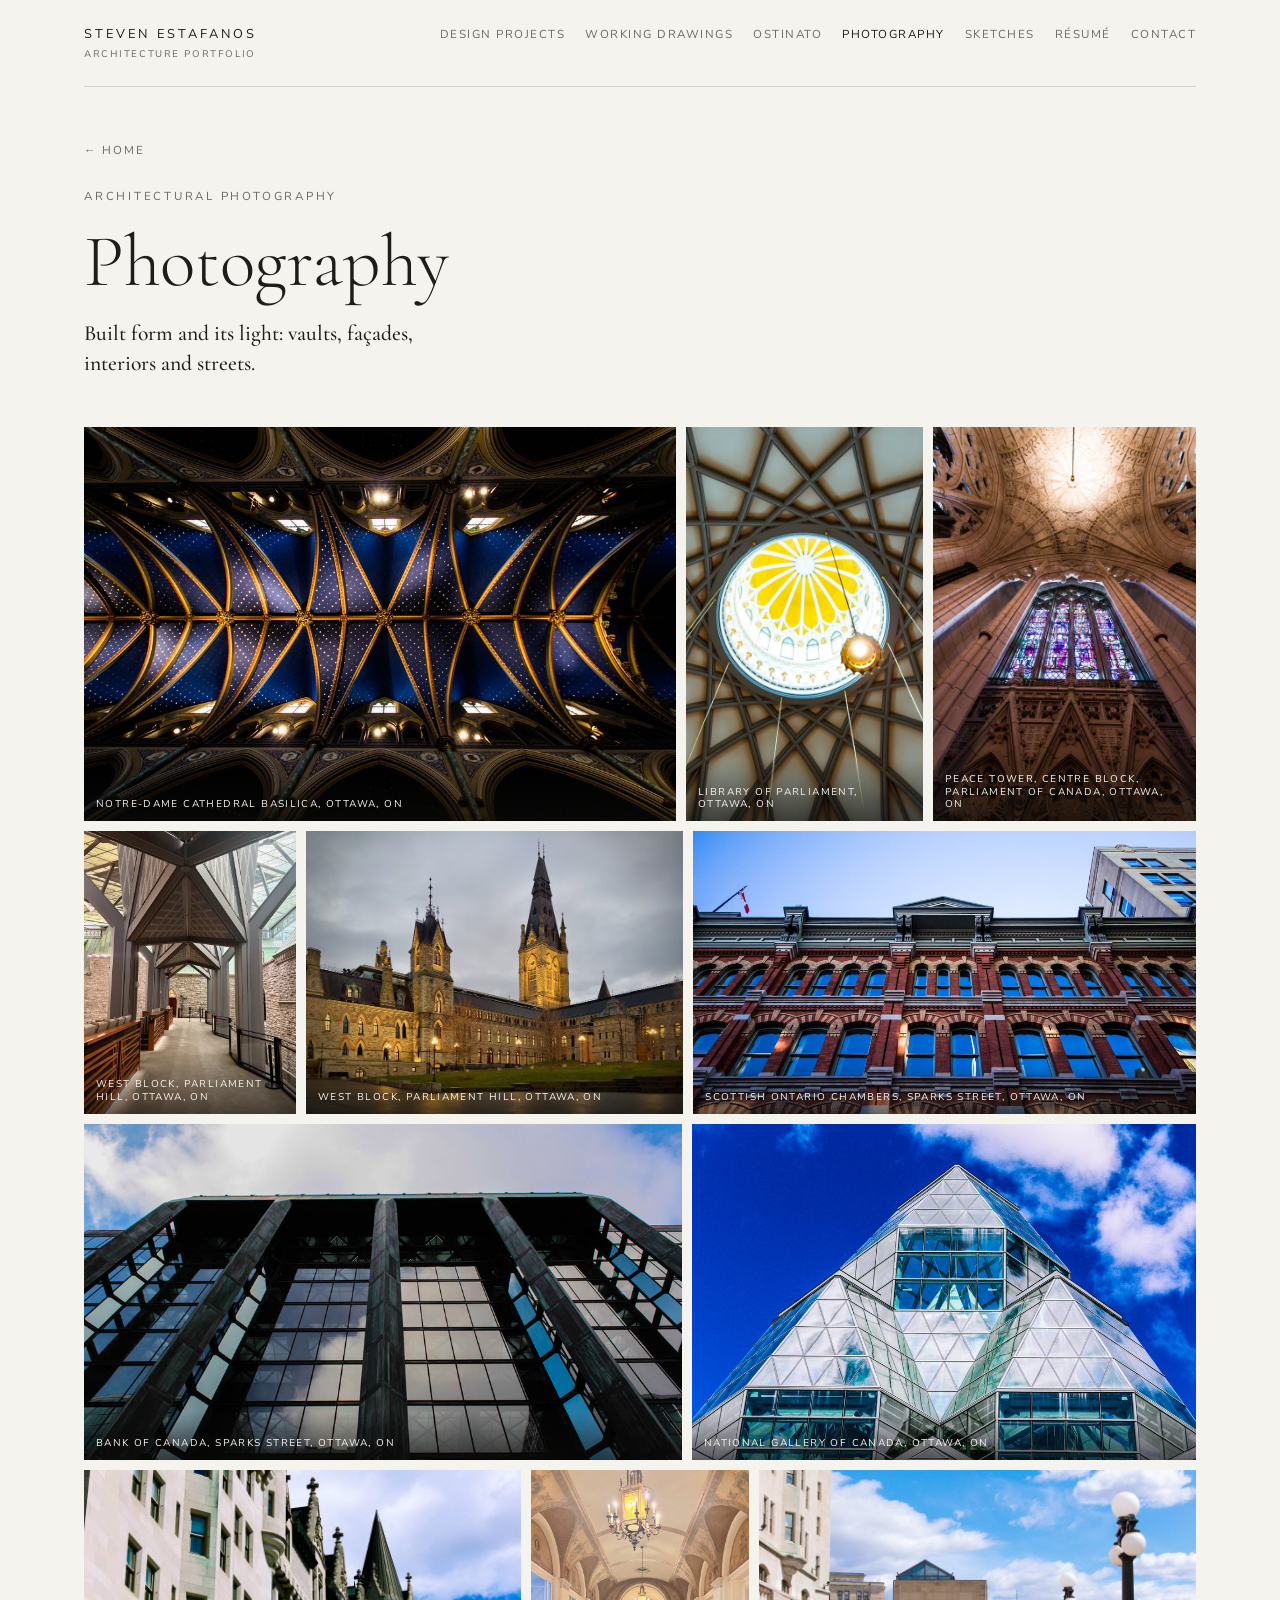
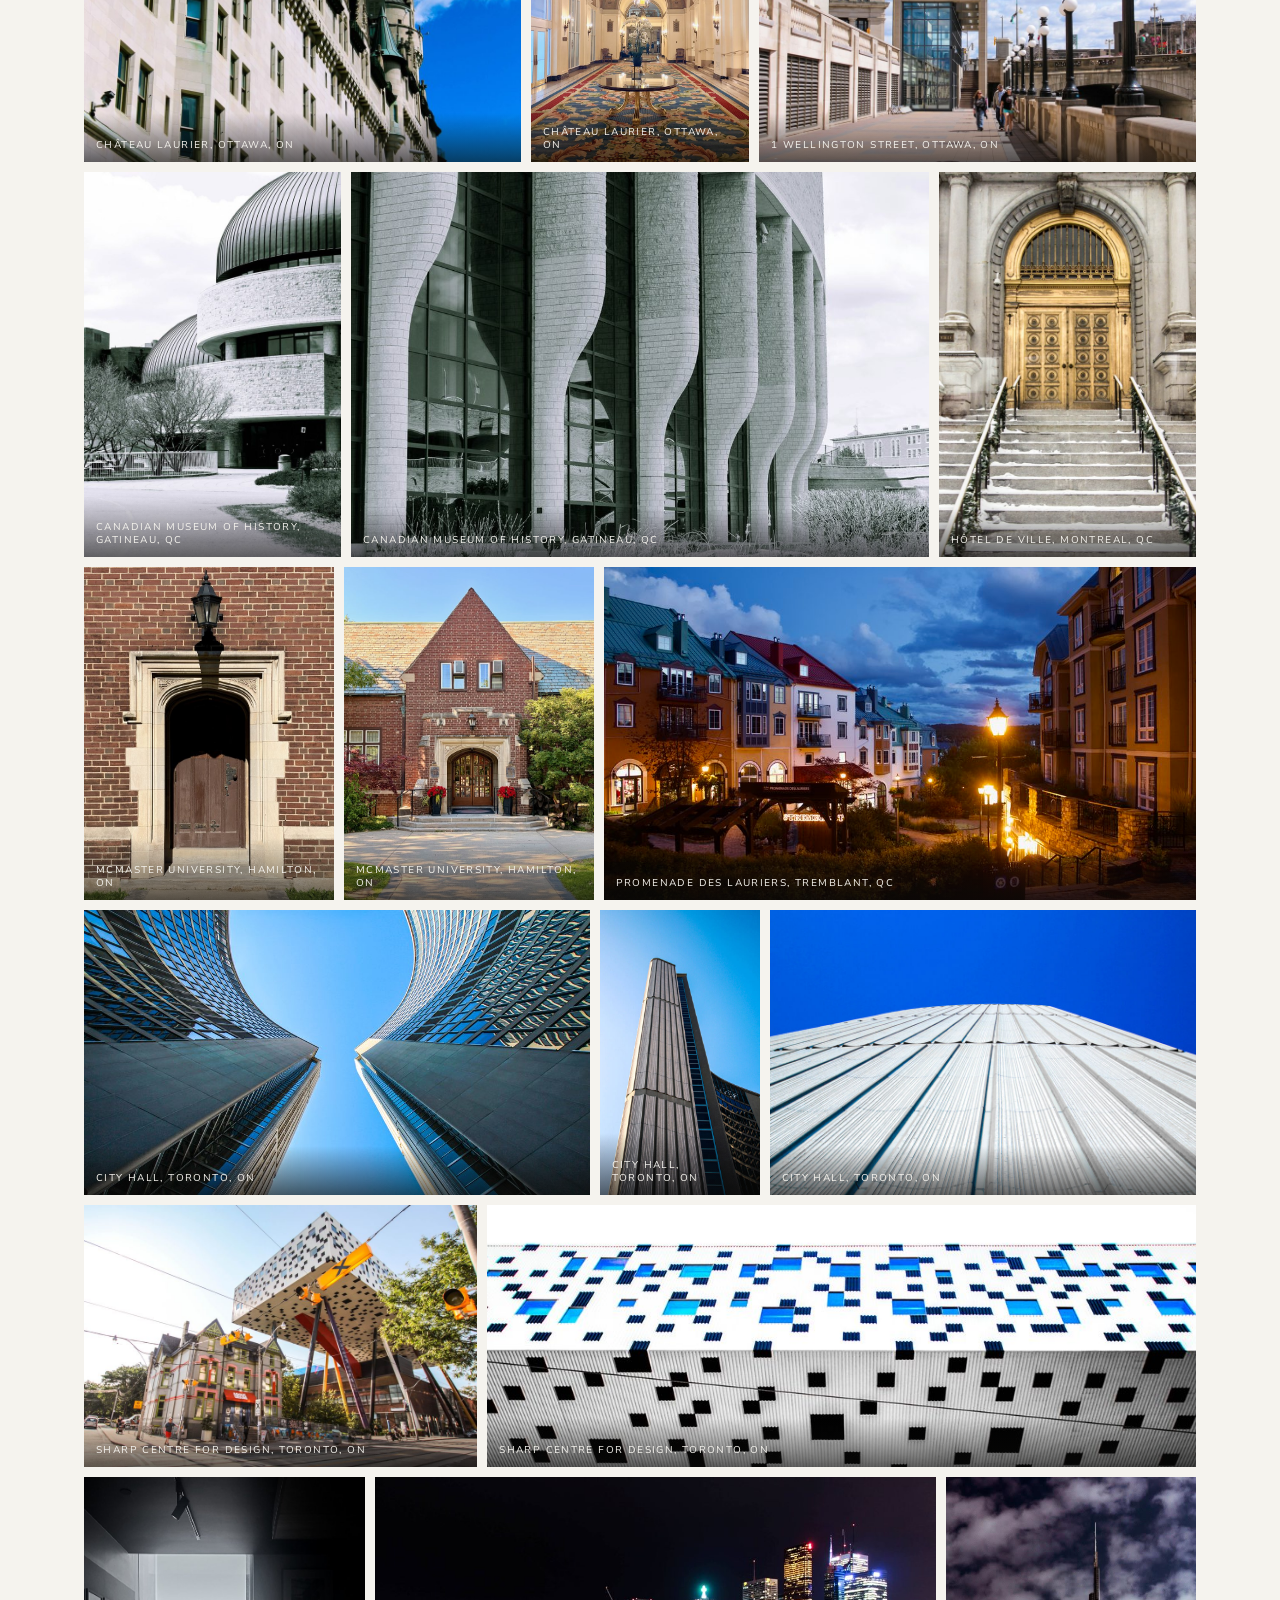
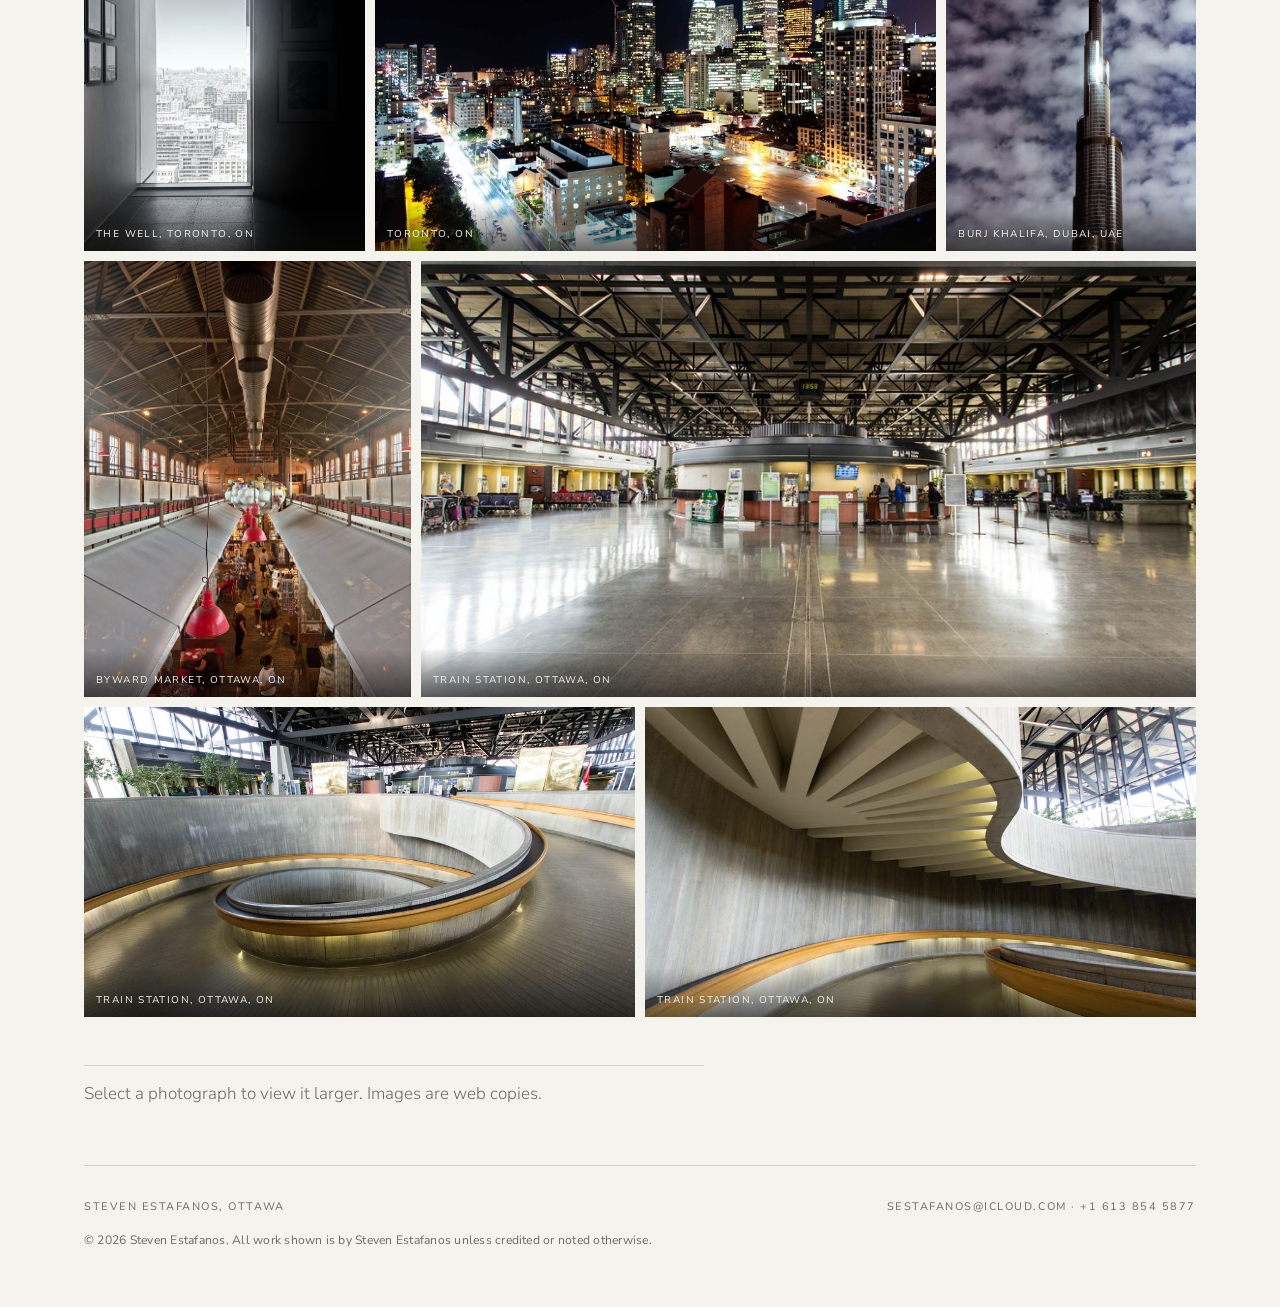
<file: photography.html>
<!doctype html>
<html lang="en">
<head>
<meta charset="utf-8">
<meta name="viewport" content="width=device-width,initial-scale=1,viewport-fit=cover">
<title>Photography | Steven Estafanos</title>
<meta name="description" content="Architectural photography: vaults, façades, interiors and streets.">
<link rel="canonical" href="https://stevenestafanos.github.io/photography.html">
<meta property="og:type" content="website">
<meta property="og:site_name" content="Steven Estafanos, Architecture Portfolio">
<meta property="og:title" content="Photography | Steven Estafanos">
<meta property="og:description" content="Architectural photography: vaults, façades, interiors and streets.">
<meta property="og:url" content="https://stevenestafanos.github.io/photography.html">
<meta property="og:image" content="https://stevenestafanos.github.io/media/og-wordmark.jpg">
<meta property="og:image:width" content="1200">
<meta property="og:image:height" content="630">
<meta property="og:image:alt" content="Steven Estafanos, Architecture Portfolio">
<meta name="twitter:card" content="summary_large_image">
<link rel="icon" href="/favicon.ico" sizes="any">
<link rel="icon" type="image/png" sizes="32x32" href="/favicon-32.png">
<link rel="apple-touch-icon" href="/apple-touch-icon.png">
<script data-goatcounter="https://sestafanos.goatcounter.com/count" async src="//gc.zgo.at/count.js"></script>
<link rel="preconnect" href="https://fonts.googleapis.com"><link rel="preconnect" href="https://fonts.gstatic.com" crossorigin><link rel="stylesheet" href="https://fonts.googleapis.com/css2?family=Cormorant+Garamond:ital,wght@0,300;0,400;0,500;1,400&family=Nunito+Sans:opsz,wght@6..12,300;6..12,400;6..12,500;6..12,600&display=swap">
<script>(function(){var nav;try{var e=performance.getEntriesByType("navigation")[0];nav=e&&e.type;}catch(x){}try{history.scrollRestoration="manual";}catch(x){}var K="sy:"+location.pathname+location.search,back=nav==="back_forward",y=0,touched=false,st;if(back){try{y=+sessionStorage.getItem(K)||0;}catch(x){}}
function go(){if(touched)return;if(back||!location.hash){if(Math.abs(window.scrollY-y)>2)window.scrollTo(0,y);}}
["wheel","touchstart","keydown","mousedown"].forEach(function(n){addEventListener(n,function(){touched=true;},{passive:true,once:true});});
go();addEventListener("load",function(){go();if(back)[80,300,800,1600,3000].forEach(function(t){setTimeout(go,t);});});
addEventListener("pageshow",function(e){if(!e.persisted)go();});
function save(){try{sessionStorage.setItem(K,String(window.scrollY));}catch(x){}}
addEventListener("scroll",function(){clearTimeout(st);st=setTimeout(save,120);},{passive:true});addEventListener("pagehide",save);})();</script>
<link rel="stylesheet" href="css/style.css"><script src="js/protect.js"></script><script src="js/brand.js" defer></script>
<link rel="stylesheet" href="css/home.css">
<style>
.proj{max-width:72rem;margin:0 auto;padding:48px 0 40px}
.crumb{font:400 .72rem/1 var(--body);letter-spacing:.16em;text-transform:uppercase;color:var(--mute);text-decoration:none}
.crumb:hover{color:var(--ink)}
.proj h1{font-size:clamp(2.6rem,7vw,4.6rem);font-weight:300;line-height:1;margin:1.4rem 0 1.2rem}
.proj .lede{font:500 1.35rem/1.4 var(--display);max-width:36ch;margin:0 0 3rem;color:var(--ink)}
.gal{display:flex;flex-direction:column;gap:10px}
.gal .row{display:flex;gap:10px}
.gal figure{margin:0;position:relative;overflow:hidden;background:var(--panel);cursor:zoom-in;flex:var(--ar) 1 0;min-width:0}
.gal button{display:block;width:100%;padding:0;margin:0;border:0;background:none;cursor:inherit;font:inherit;color:inherit}
.gal img{display:block;width:100%;height:auto;aspect-ratio:var(--ar);object-fit:cover;transition:opacity .3s}
.gal figure:hover img{opacity:.92}
.gal figcaption{position:absolute;left:0;right:0;bottom:0;padding:26px 12px 10px;font:400 .62rem/1.3 var(--body);letter-spacing:.14em;text-transform:uppercase;color:#f3f1ec;background:linear-gradient(to top,rgba(10,10,9,.62),rgba(10,10,9,0));pointer-events:none}
@media (max-width:700px){.gal,.gal .row{gap:8px}.gal figcaption{font-size:.52rem;padding:18px 8px 7px}}
.lb{position:fixed;inset:0;z-index:50;background:rgba(14,14,13,.96);display:none;flex-direction:column;align-items:center;justify-content:center;padding:max(20px,env(safe-area-inset-top)) 16px max(20px,env(safe-area-inset-bottom))}
.lb.open{display:flex}
.lb img{max-width:min(100%,var(--nw,100%));max-height:min(calc(100% - 3.4rem),var(--nh,100vh));width:auto;height:auto;object-fit:contain;display:block}
.lb .cap{color:#d9d6cf;font:400 .72rem/1.4 var(--body);letter-spacing:.16em;text-transform:uppercase;margin-top:14px;min-height:1.4em;text-align:center}
.lb button{position:absolute;background:none;border:0;color:#d9d6cf;font:300 2.2rem/1 var(--display);cursor:pointer;padding:14px 18px}
.lb button:hover{color:#fff}
.lb .x{top:6px;right:6px}.lb .p{left:2px;top:50%;transform:translateY(-50%)}.lb .n{right:2px;top:50%;transform:translateY(-50%)}
.lb .pair{display:none;width:100%;max-width:100%;max-height:calc(100% - 3.4rem);gap:8px;align-items:center;justify-content:center;flex-wrap:nowrap}.lb.pairing .pair{display:flex}.lb.pairing #lbi{display:none}.lb .pair figure{margin:0;flex:1 1 0;min-width:0;display:flex;flex-direction:column;align-items:center;gap:8px;cursor:zoom-in}.lb .pair img{width:100%;height:auto;max-width:100%;max-height:none;display:block}.lb .pair figcaption{color:#d9d6cf;font:400 .62rem/1.3 var(--body);letter-spacing:.14em;text-transform:uppercase;text-align:center}.lb .both{position:absolute;bottom:10px;right:16px;font:400 .66rem/1 var(--body);letter-spacing:.16em;text-transform:uppercase;padding:10px 12px}.lb:not(.single) .both{display:none}@media (max-width:700px){.lb .pair{gap:4px}.lb .pair figcaption{font-size:.5rem}}
.lb .count{position:absolute;top:20px;left:20px;color:#8f8c85;font:400 .66rem/1 var(--body);letter-spacing:.18em}
.note{color:var(--mute);border-top:1px solid var(--rule);padding-top:14px;margin-top:3rem;max-width:62ch}
.reel{margin:56px 0 0;display:grid;gap:14px;max-width:360px}
.reel video{width:100%;height:auto;display:block;background:#000;aspect-ratio:9/16;object-fit:contain}
.reel video:fullscreen,.reel video:-webkit-full-screen{object-fit:contain;background:#000;width:100%;height:100%}
.reel figcaption{font:400 .72rem/1.5 var(--body);letter-spacing:.14em;text-transform:uppercase;color:var(--mute)}
</style>
<div class="wrap">
  <header class="top">
    <a class="name" href="index.html" aria-label="Steven Estafanos, Architecture Portfolio: home"><span>Steven Estafanos</span><small>Architecture Portfolio</small></a>
    <nav aria-label="Sections"><a href="index.html#design">Design Projects</a><a href="index.html#drawings">Working Drawings</a><a href="index.html#ostinato">Ostinato</a><a href="index.html#photography" aria-current="page">Photography</a><a href="index.html#sketches">Sketches</a><a href="resume.html">Résumé</a><a href="index.html#contact">Contact</a></nav>
  </header>
  <main class="proj">
    <a class="crumb" href="index.html">&larr; Home</a>
    <p class="eyebrow" style="margin-top:28px">Architectural photography</p>
    <h1>Photography</h1>
    <p class="lede">Built form and its light: vaults, façades, interiors and streets.</p>
    <div class="gal" id="gal" aria-label="Photograph gallery"></div>
    <p class="note">Select a photograph to view it larger. Images are web copies.</p>
  </main>
  <footer class="foot"><span>Steven Estafanos, Ottawa</span><span><a href="mailto:sestafanos@icloud.com">sestafanos@icloud.com</a> &middot; <a href="tel:+16138545877">+1 613 854 5877</a></span><span class="credit">&copy; 2026 Steven Estafanos. All work shown is by Steven Estafanos unless credited or noted otherwise.</span></footer>
</div>
<div class="lb" id="lb" role="dialog" aria-modal="true" aria-label="Photograph viewer">
  <span class="count" id="lbc"></span>
  <button class="x" id="lbx" aria-label="Close">&times;</button>
  <button class="p" id="lbp" aria-label="Previous photograph">&lsaquo;</button>
  <button class="n" id="lbn" aria-label="Next photograph">&rsaquo;</button>
  <div class="pair" id="lbpair"></div><img id="lbi" alt=""><button class="both" id="lbb" aria-label="View the pair side by side">Side by side</button>
  <div class="cap" id="lbt"></div>
</div>
<script>
(function(){
  var items=[],cur=0,gal=document.getElementById('gal'),lb=document.getElementById('lb'),img=document.getElementById('lbi'),cap=document.getElementById('lbt'),cnt=document.getElementById('lbc'),last=null;
  function fit(){if(!img.naturalWidth)return;var d=window.devicePixelRatio||1,nw=img.naturalWidth,nh=img.naturalHeight,r=lb.getBoundingClientRect(),aw=r.width-32,ah=r.height-40-(cap.offsetHeight||0)-14,k=Math.min(3/d,aw/nw,ah/nh);img.style.width=Math.round(nw*k)+'px';img.style.height=Math.round(nh*k)+'px';}
  /* small originals are enlarged up to 3x their natural CSS size to fill the window, instead of staying tiny */
  img.onload=fit;addEventListener('resize',function(){if(lb.classList.contains('open'))fit();});
  var pairEl=document.getElementById('lbpair'),bothBtn=document.getElementById('lbb'),solo=false;
  function fitPair(g){var sum=0,dpr=window.devicePixelRatio||1,hn=1e9;g.forEach(function(k){hn=Math.min(hn,items[k].h*3/dpr);});g.forEach(function(k){sum+=items[k].w/items[k].h;});var W=window.innerWidth-96,gp=window.innerWidth<700?4:8,hmax=Math.max(160,window.innerHeight-150),h=Math.min((W-gp*(g.length-1))/sum,hmax,hn);pairEl.style.width=Math.floor(h*sum+gp*(g.length-1))+'px';}
  addEventListener('resize',function(){if(lb.classList.contains('pairing')){var g=pidx(cur);if(g)fitPair(g);}});
  function pidx(i){var it=items[i];if(!it||!it.pair)return null;var r=[];items.forEach(function(x,k){if(x.pair===it.pair)r.push(k);});return r.length>1?r:null;}
  function show(i,dir,keepSolo){var n=items.length;cur=(i+n)%n;var g=pidx(cur);
    if(g&&!keepSolo&&dir){if(dir>0)cur=g[0];else cur=g[g.length-1];}
    if(g&&dir&&!keepSolo&&!solo){/* entering a pair from outside */}
    var it=items[cur];g=pidx(cur);
    var pairing=!!g&&!solo;lb.classList.toggle('pairing',pairing);lb.classList.toggle('single',!!g&&solo);
    if(pairing){pairEl.innerHTML='';g.forEach(function(k){var f=document.createElement('figure'),im=document.createElement('img'),c=document.createElement('figcaption');im.src=items[k].src;im.alt=items[k].alt;c.textContent=(items[k].caption||'')+(items[k].date?' \u00b7 '+items[k].date:'');f.style.flex=(items[k].w/items[k].h).toFixed(4)+' 1 0';f.appendChild(im);f.appendChild(c);f.addEventListener('click',function(e){e.stopPropagation();solo=true;show(k,0,true);});pairEl.appendChild(f);});fitPair(g);img.removeAttribute('src');cap.textContent='';cnt.textContent=(g[0]+1)+'\u2013'+(g[g.length-1]+1)+' / '+n;}
    else{img.style.width='';img.style.height='';img.src=it.src;img.alt=it.alt;cap.textContent=(it.caption||'')+(it.date?' \u00b7 '+it.date:'');cnt.textContent=(cur+1)+' / '+n;}
  }
  function step(d){var g=pidx(cur);if(g&&!solo){show(d>0?g[g.length-1]+1:g[0]-1,d);}else if(g&&solo){solo=false;var k=cur;var nx=d>0?k+1:k-1;if(!g||nx<g[0]||nx>g[g.length-1]){show(nx,d);}else{solo=true;show(nx,0,true);}}else{show(cur+d,d);}}
  bothBtn.onclick=function(e){e.stopPropagation();solo=false;show(cur,0);};
  function open(i,el){last=el;solo=false;show(i,0);lb.classList.add('open');document.body.style.overflow='hidden';document.getElementById('lbx').focus();}
  function close(){lb.classList.remove('open','pairing','single');solo=false;document.body.style.overflow='';img.removeAttribute('src');if(last)last.focus();}
  document.getElementById('lbx').onclick=close;
  document.getElementById('lbp').onclick=function(){step(-1);};
  document.getElementById('lbn').onclick=function(){step(1);};
  lb.addEventListener('click',function(e){if(e.target===lb)close();});
  document.addEventListener('keydown',function(e){if(!lb.classList.contains('open'))return;if(e.key==='Escape')close();else if(e.key==='ArrowLeft')step(-1);else if(e.key==='ArrowRight')step(1);});
  var sx=null;lb.addEventListener('touchstart',function(e){sx=e.touches[0].clientX;},{passive:true});
  lb.addEventListener('touchend',function(e){if(sx===null)return;var dx=e.changedTouches[0].clientX-sx;sx=null;if(Math.abs(dx)>50)step(dx<0?1:-1);});
  var figs=[],built=false,lastW=0;
  function rows(ars,W,gap,H0){
    var n=ars.length,INF=1e18,best=[0],from=[-1];
    for(var i=1;i<=n;i++){best[i]=INF;from[i]=-1;
      for(var k=2;k<=5&&k<=i;k++){
        var j=i-k;if(best[j]>=INF)continue;
        var sum=0;for(var m=j;m<i;m++)sum+=ars[m];
        var h=(W-gap*(k-1))/sum,c=best[j]+(h-H0)*(h-H0);
        if(c<best[i]){best[i]=c;from[i]=j;}
      }}
    var out=[],i2=n;if(best[n]>=INF){return [ars.map(function(_,i){return i;})];}
    while(i2>0){var j2=from[i2];var r=[];for(var q=j2;q<i2;q++)r.push(q);out.unshift(r);i2=j2;}
    return out;
  }
  function layout(){
    var W=gal.clientWidth;if(!W||!figs.length)return;lastW=W;
    var mobile=W<560,gap=mobile?8:10,H0=mobile?150:Math.max(300,Math.min(400,W*0.31));
    var ars=items.map(function(it){return it.w/it.h;});
    var plan=[],free=[],forced={};
    function flushFree(){if(!free.length)return;var base=free[0];rows(free.map(function(i){return ars[i];}),W,gap,H0).forEach(function(r){plan.push(r.map(function(x){return free[x];}));});free=[];}
    for(var i=0;i<items.length;i++){
      var g=items[i].row;
      if(g){var j=i;while(j+1<items.length&&items[j+1].row===g)j++;if(j>i){flushFree();var r=[];for(var q=i;q<=j;q++)r.push(q);plan.push(r);forced[plan.length-1]=1;i=j;continue;}}
      free.push(i);
    }
    flushFree();
    var frag=document.createDocumentFragment();
    plan.forEach(function(r,ri){var d=document.createElement('div');d.className='row';r.forEach(function(i){d.appendChild(figs[i]);});frag.appendChild(d);});
    gal.innerHTML='';gal.appendChild(frag);
  }
  var rt;addEventListener('resize',function(){clearTimeout(rt);rt=setTimeout(function(){if(gal.clientWidth!==lastW)layout();},120);});
  fetch('data/photography.json').then(function(r){return r.json();}).then(function(d){
    items=d;
    d.forEach(function(it,i){
      var f=document.createElement('figure');f.style.setProperty('--ar',(it.w/it.h).toFixed(4));
      var b=document.createElement('button');b.type='button';b.setAttribute('aria-label','View photograph '+(i+1)+(it.caption?': '+it.caption:''));
      var im=document.createElement('img');im.src=it.src.replace('.jpg','-t.jpg');im.alt=it.alt;im.width=it.w;im.height=it.h;im.loading=i<6?'eager':'lazy';im.decoding='async';
      b.appendChild(im);f.appendChild(b);
      if(it.caption){var c=document.createElement('figcaption');c.textContent=it.caption;f.appendChild(c);}
      b.addEventListener('click',function(){open(i,b);});
      figs.push(f);
    });
    layout();
  }).catch(function(){gal.textContent='The photograph list needs this folder served over http.';});
})();
</script>
</file>
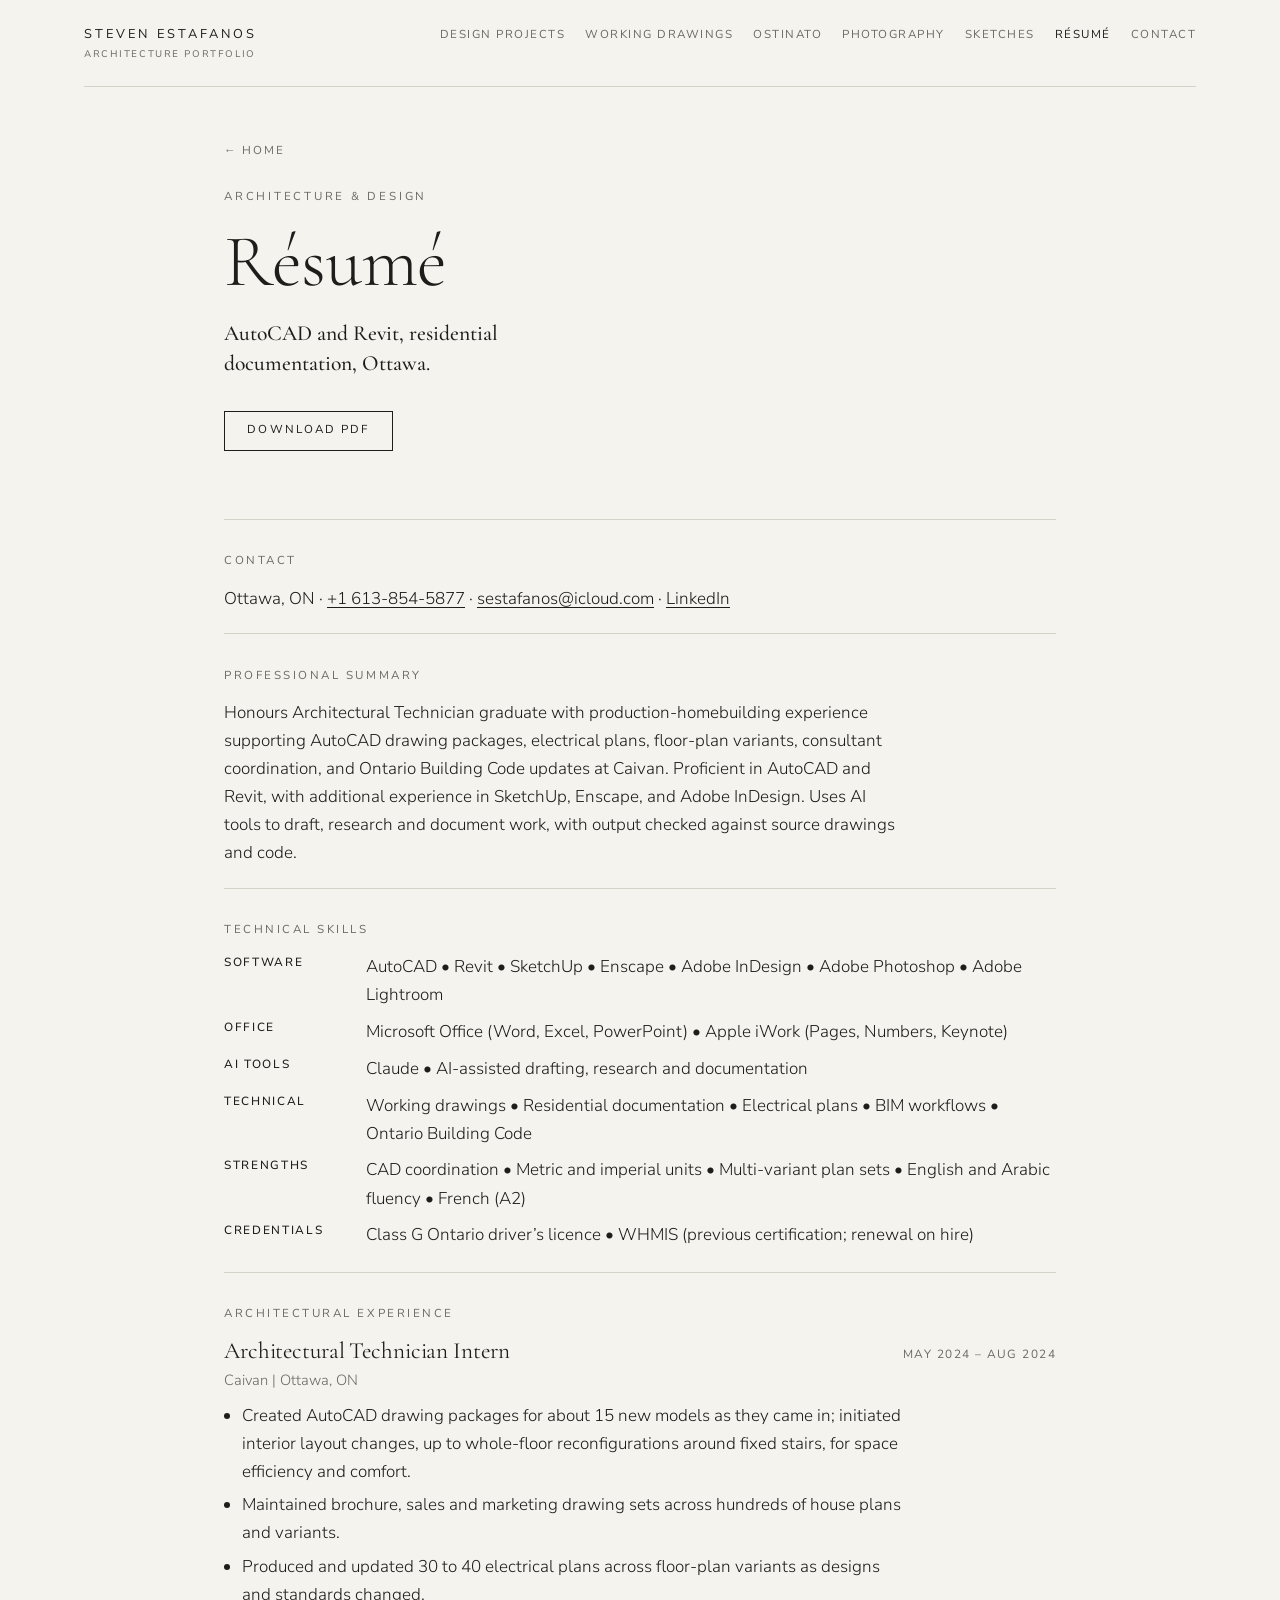
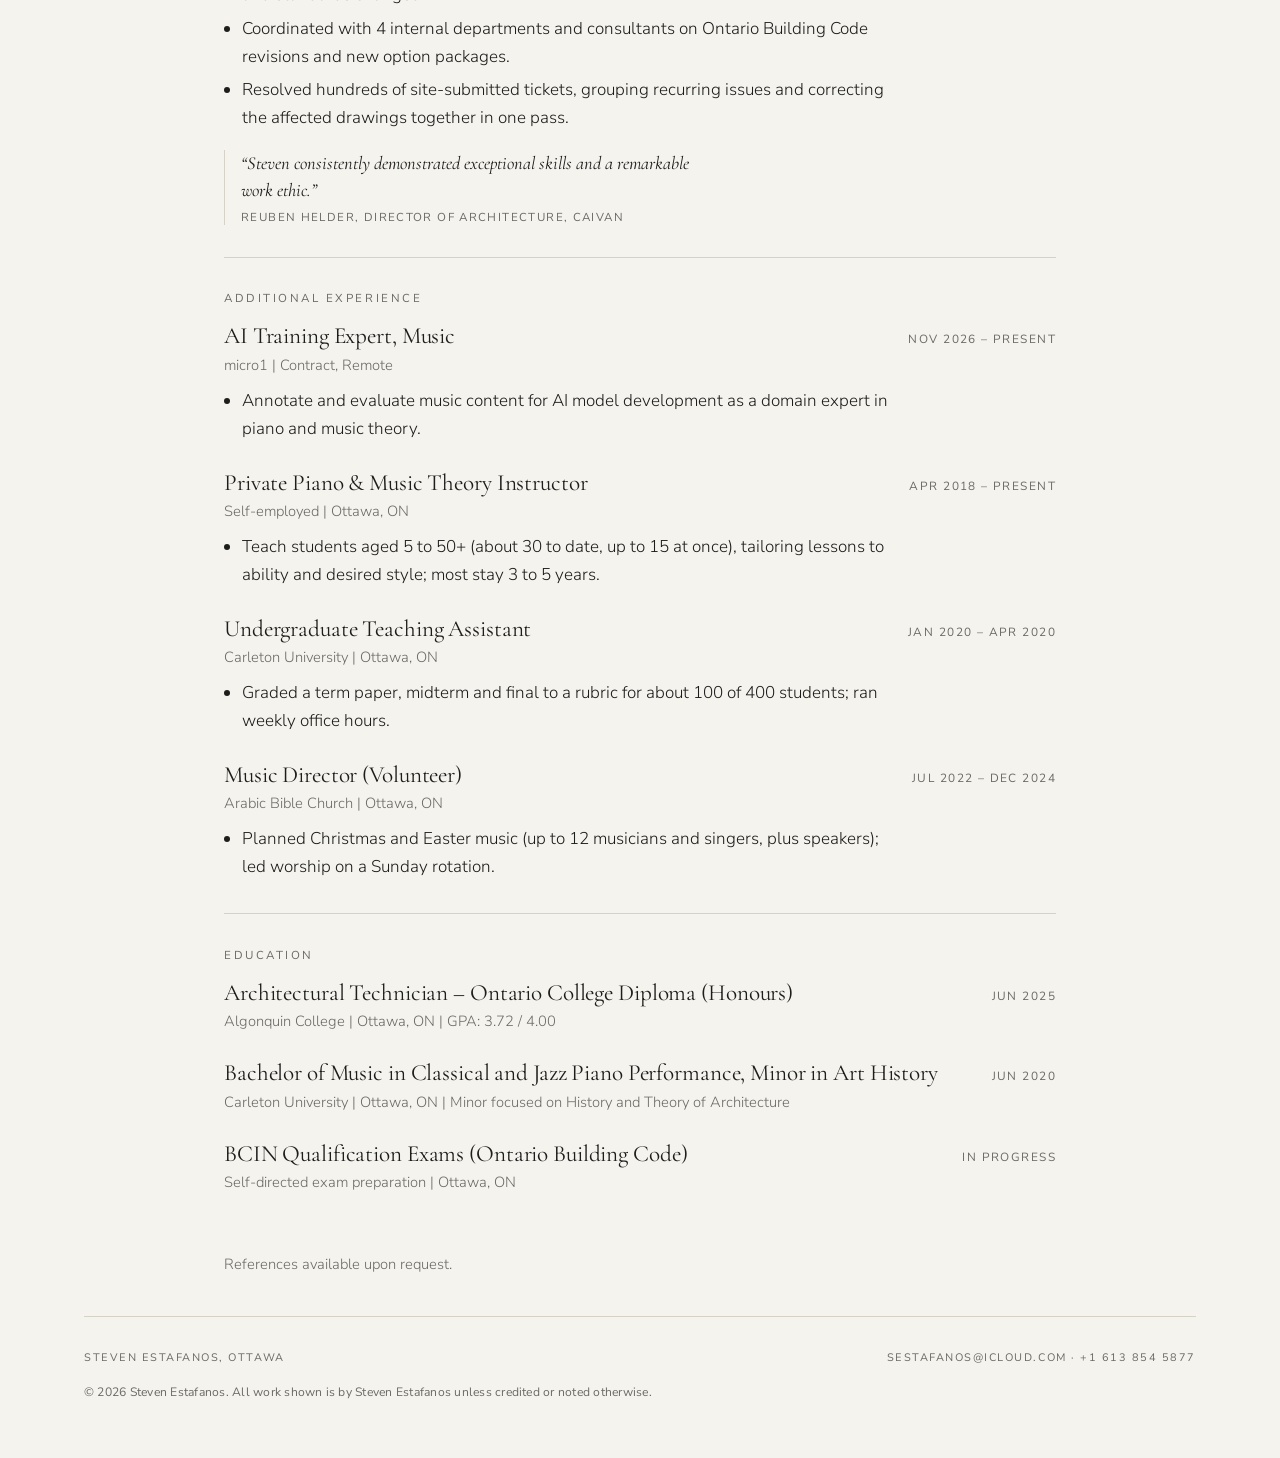
<file: resume.html>
<!doctype html>
<html lang="en">
<head>
<meta charset="utf-8">
<meta name="viewport" content="width=device-width,initial-scale=1,viewport-fit=cover">
<title>Résumé | Steven Estafanos</title>
<meta name="description" content="Résumé of Steven Estafanos: AutoCAD, Revit and residential documentation, Ottawa.">
<link rel="canonical" href="https://stevenestafanos.github.io/resume.html">
<meta property="og:type" content="website">
<meta property="og:site_name" content="Steven Estafanos, Architecture Portfolio">
<meta property="og:title" content="Résumé | Steven Estafanos">
<meta property="og:description" content="Résumé of Steven Estafanos: AutoCAD, Revit and residential documentation, Ottawa.">
<meta property="og:url" content="https://stevenestafanos.github.io/resume.html">
<meta property="og:image" content="https://stevenestafanos.github.io/media/og-wordmark.jpg">
<meta property="og:image:width" content="1200">
<meta property="og:image:height" content="630">
<meta property="og:image:alt" content="Steven Estafanos, Architecture Portfolio">
<meta name="twitter:card" content="summary_large_image">
<link rel="icon" href="/favicon.ico" sizes="any">
<link rel="icon" type="image/png" sizes="32x32" href="/favicon-32.png">
<link rel="apple-touch-icon" href="/apple-touch-icon.png">
<script data-goatcounter="https://sestafanos.goatcounter.com/count" async src="//gc.zgo.at/count.js"></script>
<link rel="preconnect" href="https://fonts.googleapis.com"><link rel="preconnect" href="https://fonts.gstatic.com" crossorigin><link rel="stylesheet" href="https://fonts.googleapis.com/css2?family=Cormorant+Garamond:ital,wght@0,300;0,400;0,500;1,400&family=Nunito+Sans:opsz,wght@6..12,300;6..12,400;6..12,500;6..12,600&display=swap">
<link rel="stylesheet" href="css/style.css"><script src="js/brand.js" defer></script>
<link rel="stylesheet" href="css/home.css">
<style>
.proj{max-width:52rem;margin:0 auto;padding:48px 0 40px}
.crumb{font:400 .72rem/1 var(--body);letter-spacing:.16em;text-transform:uppercase;color:var(--mute);text-decoration:none}
.crumb:hover{color:var(--ink)}
.proj h1{font-size:clamp(2.6rem,7vw,4.6rem);font-weight:300;line-height:1;margin:1.4rem 0 1.2rem}
.proj .lede{font:500 1.35rem/1.4 var(--display);max-width:36ch;margin:0 0 2rem;color:var(--ink)}
.acts{display:flex;flex-wrap:wrap;gap:12px;align-items:center;margin:0 0 .6rem}
.acts button.btn{background:none;color:var(--ink);cursor:pointer;font-family:var(--body)}
.acts button.btn:hover{background:var(--ink);color:var(--paper)}
.acts button.btn[disabled]{opacity:.5;cursor:default}
.status{min-height:1.4em;margin:.4rem 0 0;color:var(--mute);font:400 .78rem/1.5 var(--body)}
.cv{margin-top:2.6rem;border-top:1px solid var(--rule)}
.cv h2{font:400 .72rem/1 var(--body);letter-spacing:.22em;text-transform:uppercase;color:var(--mute);margin:0;padding:2.2rem 0 1.1rem}
.cv .sec{padding-bottom:.4rem}
.cv .sec+.sec{border-top:1px solid var(--rule)}
.cv p{margin:0 0 .9rem;max-width:68ch}
.skills{display:grid;grid-template-columns:7.5rem minmax(0,1fr);gap:.55rem 1.4rem;margin:0 0 1rem}
.skills dt{font:500 .74rem/1.6 var(--body);letter-spacing:.14em;text-transform:uppercase;color:var(--ink)}
.skills dd{margin:0;color:var(--ink)}
.job{margin:0 0 1.6rem}
.job .hd{display:flex;justify-content:space-between;align-items:baseline;gap:6px 20px;flex-wrap:wrap}
.job h3{font:400 1.45rem/1.25 var(--display);margin:0;color:var(--ink)}
.job .when{font:400 .74rem/1.4 var(--body);letter-spacing:.12em;text-transform:uppercase;color:var(--mute);white-space:nowrap}
.cv .refs{color:var(--mute);font-size:.92rem;max-width:none;margin:1.6rem 0 0}
.job .org{color:var(--mute);margin:.1rem 0 .6rem;font-size:.92rem}
.job ul{margin:0;padding:0 0 0 1.1rem;max-width:68ch}
.job li{margin:0 0 .35rem}
.quote{margin:1.1rem 0 .4rem;padding-left:1rem;border-left:1px solid var(--rule);max-width:60ch;font:italic 400 1.15rem/1.45 var(--display);color:var(--ink)}
.quote cite{display:block;margin-top:.35rem;font:400 .72rem/1.4 var(--body);font-style:normal;letter-spacing:.12em;text-transform:uppercase;color:var(--mute)}
@media (max-width:620px){.skills{grid-template-columns:1fr;gap:.1rem}.skills dd{margin-bottom:.7rem}}
</style>
</head>
<body>
<div class="wrap">
  <header class="top">
    <a class="name" href="index.html" aria-label="Steven Estafanos, Architecture Portfolio: home"><span>Steven Estafanos</span><small>Architecture Portfolio</small></a>
    <nav aria-label="Sections"><a href="index.html#design">Design Projects</a><a href="index.html#drawings">Working Drawings</a><a href="index.html#ostinato">Ostinato</a><a href="index.html#photography">Photography</a><a href="index.html#sketches">Sketches</a><a href="resume.html" aria-current="page">Résumé</a><a href="index.html#contact">Contact</a></nav>
  </header>
  <main class="proj">
    <a class="crumb" href="index.html">&larr; Home</a>
    <p class="eyebrow" style="margin-top:28px">Architecture &amp; design</p>
    <h1>Résumé</h1>
    <p class="lede">AutoCAD and Revit, residential documentation, Ottawa.</p>
    <div class="acts">
      <a class="btn" id="dlPdf" href="media/resume/Steven_Estafanos_Resume.pdf" download="Steven_Estafanos_Resume.pdf" data-name="Steven_Estafanos_Resume.pdf">Download PDF</a>
    </div>
    <p class="status" id="st" role="status" aria-live="polite"></p>

    <article class="cv" aria-label="Résumé">
      <section class="sec">
        <h2>Contact</h2>
        <p>Ottawa, ON &middot; <a href="tel:+16138545877">+1 613-854-5877</a> &middot; <a href="mailto:sestafanos@icloud.com">sestafanos@icloud.com</a> &middot; <a href="https://www.linkedin.com/in/steven-estafanos-83703835/" target="_blank" rel="noopener">LinkedIn</a></p>
      </section>

      <section class="sec">
        <h2>Professional summary</h2>
        <p>Honours Architectural Technician graduate with production-homebuilding experience supporting AutoCAD drawing packages, electrical plans, floor-plan variants, consultant coordination, and Ontario Building Code updates at Caivan. Proficient in AutoCAD and Revit, with additional experience in SketchUp, Enscape, and Adobe InDesign. Uses AI tools to draft, research and document work, with output checked against source drawings and code.</p>
      </section>

      <section class="sec">
        <h2>Technical skills</h2>
        <dl class="skills">
          <dt>Software</dt><dd>AutoCAD &bull; Revit &bull; SketchUp &bull; Enscape &bull; Adobe InDesign &bull; Adobe Photoshop &bull; Adobe Lightroom</dd>
          <dt>Office</dt><dd>Microsoft Office (Word, Excel, PowerPoint) &bull; Apple iWork (Pages, Numbers, Keynote)</dd>
          <dt>AI tools</dt><dd>Claude &bull; AI-assisted drafting, research and documentation</dd>
          <dt>Technical</dt><dd>Working drawings &bull; Residential documentation &bull; Electrical plans &bull; BIM workflows &bull; Ontario Building Code</dd>
          <dt>Strengths</dt><dd>CAD coordination &bull; Metric and imperial units &bull; Multi-variant plan sets &bull; English and Arabic fluency &bull; French (A2)</dd>
          <dt>Credentials</dt><dd>Class G Ontario driver&rsquo;s licence &bull; WHMIS (previous certification; renewal on hire)</dd>
        </dl>
      </section>

      <section class="sec">
        <h2>Architectural experience</h2>
        <div class="job">
          <div class="hd"><h3>Architectural Technician Intern</h3><span class="when">May 2024 &ndash; Aug 2024</span></div>
          <p class="org">Caivan | Ottawa, ON</p>
          <ul>
            <li>Created AutoCAD drawing packages for about 15 new models as they came in; initiated interior layout changes, up to whole-floor reconfigurations around fixed stairs, for space efficiency and comfort.</li>
            <li>Maintained brochure, sales and marketing drawing sets across hundreds of house plans and variants.</li>
            <li>Produced and updated 30 to 40 electrical plans across floor-plan variants as designs and standards changed.</li>
            <li>Coordinated with 4 internal departments and consultants on Ontario Building Code revisions and new option packages.</li>
            <li>Resolved hundreds of site-submitted tickets, grouping recurring issues and correcting the affected drawings together in one pass.</li>
          </ul>
          <blockquote class="quote">&ldquo;Steven consistently demonstrated exceptional skills and a remarkable work ethic.&rdquo;<cite>Reuben Helder, Director of Architecture, Caivan</cite></blockquote>
        </div>
      </section>

      <section class="sec">
        <h2>Additional experience</h2>
        <div class="job">
          <div class="hd"><h3>AI Training Expert, Music</h3><span class="when">Nov 2026 &ndash; Present</span></div>
          <p class="org">micro1 | Contract, Remote</p>
          <ul><li>Annotate and evaluate music content for AI model development as a domain expert in piano and music theory.</li></ul>
        </div>
        <div class="job">
          <div class="hd"><h3>Private Piano &amp; Music Theory Instructor</h3><span class="when">Apr 2018 &ndash; Present</span></div>
          <p class="org">Self-employed | Ottawa, ON</p>
          <ul><li>Teach students aged 5 to 50+ (about 30 to date, up to 15 at once), tailoring lessons to ability and desired style; most stay 3 to 5 years.</li></ul>
        </div>
        <div class="job">
          <div class="hd"><h3>Undergraduate Teaching Assistant</h3><span class="when">Jan 2020 &ndash; Apr 2020</span></div>
          <p class="org">Carleton University | Ottawa, ON</p>
          <ul><li>Graded a term paper, midterm and final to a rubric for about 100 of 400 students; ran weekly office hours.</li></ul>
        </div>
        <div class="job">
          <div class="hd"><h3>Music Director (Volunteer)</h3><span class="when">Jul 2022 &ndash; Dec 2024</span></div>
          <p class="org">Arabic Bible Church | Ottawa, ON</p>
          <ul><li>Planned Christmas and Easter music (up to 12 musicians and singers, plus speakers); led worship on a Sunday rotation.</li></ul>
        </div>
      </section>

      <section class="sec">
        <h2>Education</h2>
        <div class="job">
          <div class="hd"><h3>Architectural Technician &ndash; Ontario College Diploma (Honours)</h3><span class="when">Jun 2025</span></div>
          <p class="org">Algonquin College | Ottawa, ON | GPA: 3.72 / 4.00</p>
        </div>
        <div class="job">
          <div class="hd"><h3>Bachelor of Music in Classical and Jazz Piano Performance, Minor in Art History</h3><span class="when">Jun 2020</span></div>
          <p class="org">Carleton University | Ottawa, ON | Minor focused on History and Theory of Architecture</p>
        </div>
        <div class="job">
          <div class="hd"><h3>BCIN Qualification Exams (Ontario Building Code)</h3><span class="when">In progress</span></div>
          <p class="org">Self-directed exam preparation | Ottawa, ON</p>
        </div>
      </section>
      <p class="refs">References available upon request.</p>
    </article>
  </main>
  <footer class="foot"><span>Steven Estafanos, Ottawa</span><span><a href="mailto:sestafanos@icloud.com">sestafanos@icloud.com</a> &middot; <a href="tel:+16138545877">+1 613 854 5877</a></span><span class="credit">&copy; 2026 Steven Estafanos. All work shown is by Steven Estafanos unless credited or noted otherwise.</span></footer>
</div>
<script>
(function(){
  var st=document.getElementById('st'),dl=null,busy=false;
  function say(t){st.textContent=t||'';}
  try{
    if(window.claude&&claude.use){claude.use('downloads').then(function(m){dl=m||null;}).catch(function(){dl=null;});}
  }catch(e){dl=null;}
  function fail(err){
    var c=err&&err.code;
    if(c==='declined'){say('');}
    else if(c==='rate_limited'){say('A save prompt is already open. Answer it, then try again.');}
    else{say('The download did not start from here. Try again, or reload the page.');}
  }
  function done(res){say(res&&res.status==='saved'?'Saved.':'');}
  var pdf=document.getElementById('dlPdf');
  pdf.addEventListener('click',function(e){
    if(!dl)return; /* no capability here: the plain link opens or downloads the file */
    e.preventDefault();
    if(busy)return; busy=true; say('Preparing the file…');
    fetch(pdf.getAttribute('href')).then(function(r){
      if(!r.ok)throw new Error('http '+r.status);
      return r.blob();
    }).then(function(b){return dl.save({filename:pdf.dataset.name,data:b});}).then(done,fail).then(function(){busy=false;});
  });
})();
</script>
</body>
</html>
</file>
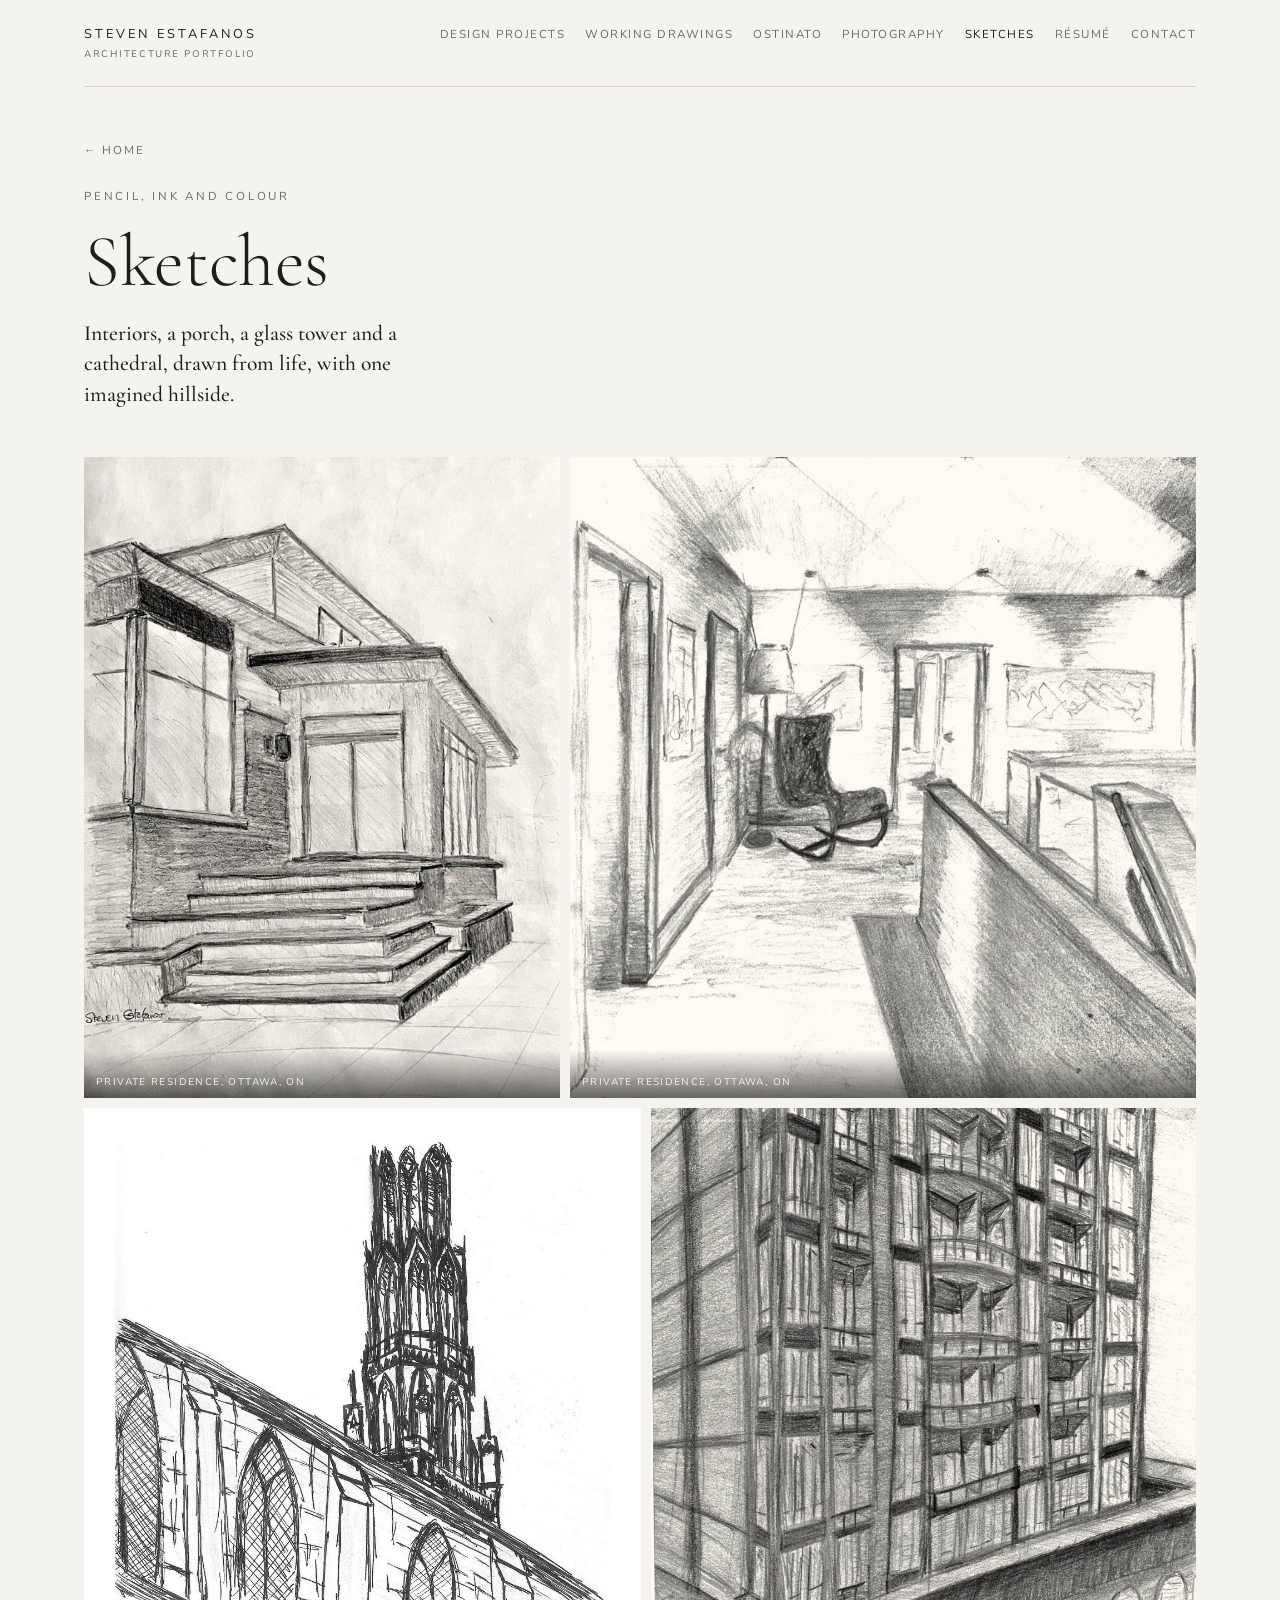
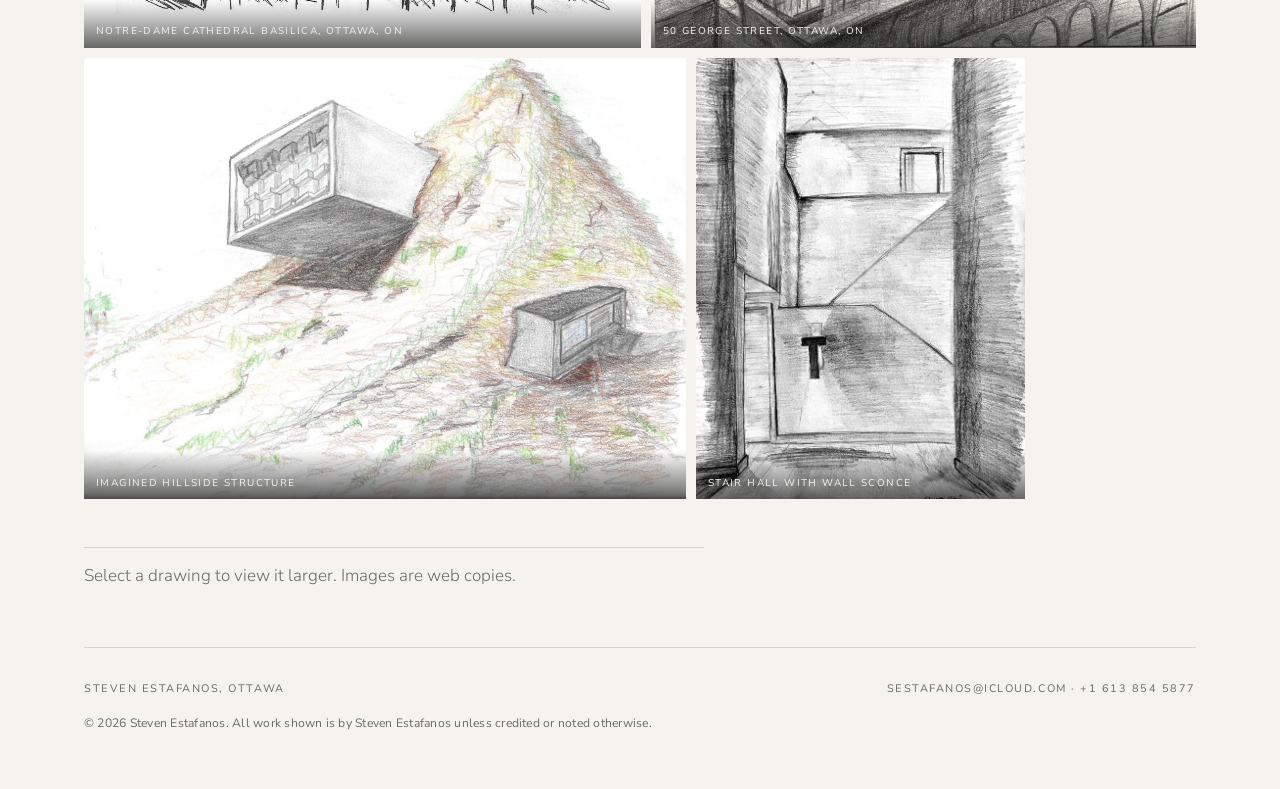
<file: sketches.html>
<!doctype html>
<html lang="en">
<head>
<meta charset="utf-8">
<meta name="viewport" content="width=device-width,initial-scale=1,viewport-fit=cover">
<title>Sketches | Steven Estafanos</title>
<meta name="description" content="Pencil sketches from life: interiors, a porch and a glass tower.">
<link rel="canonical" href="https://stevenestafanos.github.io/sketches.html">
<meta property="og:type" content="website">
<meta property="og:site_name" content="Steven Estafanos, Architecture Portfolio">
<meta property="og:title" content="Sketches | Steven Estafanos">
<meta property="og:description" content="Pencil sketches from life: interiors, a porch and a glass tower.">
<meta property="og:url" content="https://stevenestafanos.github.io/sketches.html">
<meta property="og:image" content="https://stevenestafanos.github.io/media/og-wordmark.jpg">
<meta property="og:image:width" content="1200">
<meta property="og:image:height" content="630">
<meta property="og:image:alt" content="Steven Estafanos, Architecture Portfolio">
<meta name="twitter:card" content="summary_large_image">
<link rel="icon" href="/favicon.ico" sizes="any">
<link rel="icon" type="image/png" sizes="32x32" href="/favicon-32.png">
<link rel="apple-touch-icon" href="/apple-touch-icon.png">
<script data-goatcounter="https://sestafanos.goatcounter.com/count" async src="//gc.zgo.at/count.js"></script>
<link rel="preconnect" href="https://fonts.googleapis.com"><link rel="preconnect" href="https://fonts.gstatic.com" crossorigin><link rel="stylesheet" href="https://fonts.googleapis.com/css2?family=Cormorant+Garamond:ital,wght@0,300;0,400;0,500;1,400&family=Nunito+Sans:opsz,wght@6..12,300;6..12,400;6..12,500;6..12,600&display=swap">
<script>(function(){var nav;try{var e=performance.getEntriesByType("navigation")[0];nav=e&&e.type;}catch(x){}try{history.scrollRestoration="manual";}catch(x){}var K="sy:"+location.pathname+location.search,back=nav==="back_forward",y=0,touched=false,st;if(back){try{y=+sessionStorage.getItem(K)||0;}catch(x){}}
function go(){if(touched)return;if(back||!location.hash){if(Math.abs(window.scrollY-y)>2)window.scrollTo(0,y);}}
["wheel","touchstart","keydown","mousedown"].forEach(function(n){addEventListener(n,function(){touched=true;},{passive:true,once:true});});
go();addEventListener("load",function(){go();if(back)[80,300,800,1600,3000].forEach(function(t){setTimeout(go,t);});});
addEventListener("pageshow",function(e){if(!e.persisted)go();});
function save(){try{sessionStorage.setItem(K,String(window.scrollY));}catch(x){}}
addEventListener("scroll",function(){clearTimeout(st);st=setTimeout(save,120);},{passive:true});addEventListener("pagehide",save);})();</script>
<link rel="stylesheet" href="css/style.css"><script src="js/protect.js"></script><script src="js/brand.js" defer></script>
<link rel="stylesheet" href="css/home.css">
<style>
.proj{max-width:72rem;margin:0 auto;padding:48px 0 40px}
.crumb{font:400 .72rem/1 var(--body);letter-spacing:.16em;text-transform:uppercase;color:var(--mute);text-decoration:none}
.crumb:hover{color:var(--ink)}
.proj h1{font-size:clamp(2.6rem,7vw,4.6rem);font-weight:300;line-height:1;margin:1.4rem 0 1.2rem}
.proj .lede{font:500 1.35rem/1.4 var(--display);max-width:36ch;margin:0 0 3rem;color:var(--ink)}
.gal{--h:440px;display:flex;flex-wrap:wrap;gap:10px}
.gal::after{content:"";flex-grow:9999}
.gal figure{margin:0;position:relative;overflow:hidden;background:var(--panel);cursor:zoom-in;flex-basis:calc(var(--ar)*var(--h));flex-grow:calc(var(--ar)*100);min-width:0}
.gal button{display:block;width:100%;padding:0;margin:0;border:0;background:none;cursor:inherit;font:inherit;color:inherit}
.gal img{display:block;width:100%;height:auto;aspect-ratio:var(--ar);object-fit:cover;transition:opacity .3s}
.gal figure:hover img{opacity:.92}
.gal figcaption{position:absolute;left:0;right:0;bottom:0;padding:26px 12px 10px;font:400 .62rem/1.3 var(--body);letter-spacing:.14em;text-transform:uppercase;color:#f3f1ec;background:linear-gradient(to top,rgba(10,10,9,.62),rgba(10,10,9,0));pointer-events:none}
@media (max-width:700px){.gal{--h:190px;gap:8px}}
.lb{position:fixed;inset:0;z-index:50;background:rgba(14,14,13,.96);display:none;flex-direction:column;align-items:center;justify-content:center;padding:max(20px,env(safe-area-inset-top)) 16px max(20px,env(safe-area-inset-bottom))}
.lb.open{display:flex}
.lb img{max-width:100%;max-height:calc(100% - 3.4rem);width:auto;height:auto;object-fit:contain;display:block}
.lb .cap{color:#d9d6cf;font:400 .72rem/1.4 var(--body);letter-spacing:.16em;text-transform:uppercase;margin-top:14px;min-height:1.4em;text-align:center}
.lb button{position:absolute;background:none;border:0;color:#d9d6cf;font:300 2.2rem/1 var(--display);cursor:pointer;padding:14px 18px}
.lb button:hover{color:#fff}
.lb .x{top:6px;right:6px}.lb .p{left:2px;top:50%;transform:translateY(-50%)}.lb .n{right:2px;top:50%;transform:translateY(-50%)}
.lb .count{position:absolute;top:20px;left:20px;color:#8f8c85;font:400 .66rem/1 var(--body);letter-spacing:.18em}
.note{color:var(--mute);border-top:1px solid var(--rule);padding-top:14px;margin-top:3rem;max-width:62ch}
</style>
<div class="wrap">
  <header class="top">
    <a class="name" href="index.html" aria-label="Steven Estafanos, Architecture Portfolio: home"><span>Steven Estafanos</span><small>Architecture Portfolio</small></a>
    <nav aria-label="Sections"><a href="index.html#design">Design Projects</a><a href="index.html#drawings">Working Drawings</a><a href="index.html#ostinato">Ostinato</a><a href="index.html#photography">Photography</a><a href="index.html#sketches" aria-current="page">Sketches</a><a href="resume.html">Résumé</a><a href="index.html#contact">Contact</a></nav>
  </header>
  <main class="proj">
    <a class="crumb" href="index.html">&larr; Home</a>
    <p class="eyebrow" style="margin-top:28px">Pencil, ink and colour</p>
    <h1>Sketches</h1>
    <p class="lede">Interiors, a porch, a glass tower and a cathedral, drawn from life, with one imagined hillside.</p>
    <div class="gal" id="gal" aria-label="Sketch gallery"></div>
    <p class="note">Select a drawing to view it larger. Images are web copies.</p>
  </main>
  <footer class="foot"><span>Steven Estafanos, Ottawa</span><span><a href="mailto:sestafanos@icloud.com">sestafanos@icloud.com</a> &middot; <a href="tel:+16138545877">+1 613 854 5877</a></span><span class="credit">&copy; 2026 Steven Estafanos. All work shown is by Steven Estafanos unless credited or noted otherwise.</span></footer>
</div>
<div class="lb" id="lb" role="dialog" aria-modal="true" aria-label="Sketch viewer">
  <span class="count" id="lbc"></span>
  <button class="x" id="lbx" aria-label="Close">&times;</button>
  <button class="p" id="lbp" aria-label="Previous drawing">&lsaquo;</button>
  <button class="n" id="lbn" aria-label="Next drawing">&rsaquo;</button>
  <img id="lbi" alt="">
  <div class="cap" id="lbt"></div>
</div>
<script>
(function(){
  var items=[],cur=0,gal=document.getElementById('gal'),lb=document.getElementById('lb'),img=document.getElementById('lbi'),cap=document.getElementById('lbt'),cnt=document.getElementById('lbc'),last=null;
  function show(i){cur=(i+items.length)%items.length;var it=items[cur];img.src=it.src;img.alt=it.alt;cap.textContent=it.caption||'';cnt.textContent=(cur+1)+' / '+items.length;}
  function open(i,el){last=el;show(i);lb.classList.add('open');document.body.style.overflow='hidden';document.getElementById('lbx').focus();}
  function close(){lb.classList.remove('open');document.body.style.overflow='';img.removeAttribute('src');if(last)last.focus();}
  document.getElementById('lbx').onclick=close;
  document.getElementById('lbp').onclick=function(){show(cur-1);};
  document.getElementById('lbn').onclick=function(){show(cur+1);};
  lb.addEventListener('click',function(e){if(e.target===lb)close();});
  document.addEventListener('keydown',function(e){if(!lb.classList.contains('open'))return;if(e.key==='Escape')close();else if(e.key==='ArrowLeft')show(cur-1);else if(e.key==='ArrowRight')show(cur+1);});
  var sx=null;lb.addEventListener('touchstart',function(e){sx=e.touches[0].clientX;},{passive:true});
  lb.addEventListener('touchend',function(e){if(sx===null)return;var dx=e.changedTouches[0].clientX-sx;sx=null;if(Math.abs(dx)>50)show(cur+(dx<0?1:-1));});
  fetch('data/sketches.json').then(function(r){return r.json();}).then(function(d){
    items=d;
    d.forEach(function(it,i){
      var f=document.createElement('figure');f.style.setProperty('--ar',(it.w/it.h).toFixed(4));
      var b=document.createElement('button');b.type='button';b.setAttribute('aria-label','View drawing '+(i+1)+(it.caption?': '+it.caption:''));
      var im=document.createElement('img');im.src=it.src.replace('.jpg','-t.jpg');im.alt=it.alt;im.width=it.w;im.height=it.h;im.loading=i<4?'eager':'lazy';im.decoding='async';
      b.appendChild(im);f.appendChild(b);
      if(it.caption){var c=document.createElement('figcaption');c.textContent=it.caption;f.appendChild(c);}
      b.addEventListener('click',function(){open(i,b);});
      gal.appendChild(f);
    });
  }).catch(function(){gal.textContent='The drawing list needs this folder served over http.';});
})();
</script>
</file>
<file: css/style.css>
:root{
  --paper:#f5f3ee; --panel:#ece9e2; --ink:#1d1d1b; --mute:#6b6a65; --rule:#d6d2c8; --accent:#7a5a3a; --onaccent:#fff;
  --stage:#2b2b29; --stage-ink:#ecebe6; --stage-rule:#454440;
  --display:"Cormorant Garamond","Iowan Old Style","Palatino Linotype",Palatino,Georgia,serif;
  --body:"Avenir","Avenir Next","Nunito Sans","Helvetica Neue",Helvetica,Arial,system-ui,sans-serif;
  --mono:"Avenir","Avenir Next","Nunito Sans","Helvetica Neue",Helvetica,Arial,system-ui,sans-serif;
  color-scheme:light dark;
}
@media (prefers-color-scheme:dark){
  :root:not([data-theme="light"]){--paper:#171716;--panel:#1f1f1d;--ink:#ebe8e1;--mute:#98958d;--rule:#34332f;--accent:#c4a27c;--onaccent:#171716;--stage:#0f0f0e;color-scheme:dark}
}
:root[data-theme="dark"]{--paper:#171716;--panel:#1f1f1d;--ink:#ebe8e1;--mute:#98958d;--rule:#34332f;--accent:#c4a27c;--onaccent:#171716;--stage:#0f0f0e;color-scheme:dark}
*,*::before,*::after{box-sizing:border-box}
html{-webkit-text-size-adjust:100%}
body{margin:0;background:var(--paper);color:var(--ink);font:300 17px/1.65 var(--body);font-variant-numeric:lining-nums tabular-nums;-webkit-font-smoothing:antialiased}
a{color:inherit;text-underline-offset:3px;text-decoration-thickness:1px}
a:focus-visible,button:focus-visible,select:focus-visible,input:focus-visible{outline:1px solid var(--ink);outline-offset:3px}
.wrap{max-width:1160px;margin:0 auto;padding:0 24px}
.top{display:flex;justify-content:space-between;align-items:baseline;gap:16px;padding:28px 0;border-bottom:1px solid var(--rule)}
.top .name{display:flex;flex-direction:column;align-items:flex-start;gap:8px;font:400 .8rem/1 var(--body);letter-spacing:.24em;text-transform:uppercase;text-decoration:none}
.top .name span,.top .name small{display:block;width:max-content;white-space:nowrap}
.top .name small{font:400 .6rem/1 var(--body);letter-spacing:.2em;color:var(--mute)}
.top .name:hover small{color:var(--ink)}
.top nav{display:flex;align-items:center;gap:20px;flex-wrap:wrap;font:400 .72rem/1 var(--body);letter-spacing:.13em;text-transform:uppercase}
.top nav a{text-decoration:none;color:var(--mute)}
.top nav a:hover,.top nav a[aria-current]{color:var(--ink)}
h1,h2,h3{font-family:var(--display);font-weight:400;letter-spacing:-.005em;margin:0;text-wrap:balance}
.draftbar{border-bottom:1px solid var(--rule);color:var(--mute);font:400 .68rem/1.5 var(--body);letter-spacing:.14em;text-transform:uppercase;padding:8px 24px;text-align:center}
.eyebrow{font:400 .68rem/1 var(--body);letter-spacing:.24em;text-transform:uppercase;color:var(--mute)}
.card-tag{font:400 .66rem/1.4 var(--body);letter-spacing:.18em;text-transform:uppercase;color:var(--mute)}
.btn{display:inline-block;border:1px solid var(--ink);padding:.8rem 1.4rem;text-decoration:none;font:400 .72rem/1 var(--body);letter-spacing:.18em;text-transform:uppercase;min-height:2.5rem}
.btn:hover{background:var(--ink);color:var(--paper)}


[hidden]{display:none!important}
.menu-btn{display:none;appearance:none;background:none;border:1px solid var(--rule);color:var(--ink);width:2.75rem;height:2.75rem;padding:0;cursor:pointer;align-items:center;justify-content:center;flex:none}
.menu-btn i{display:block;position:relative;width:18px;height:1px;background:currentColor}
.menu-btn i::before,.menu-btn i::after{content:"";position:absolute;left:0;width:18px;height:1px;background:currentColor;transition:transform .2s,top .2s}
.menu-btn i::before{top:-6px}.menu-btn i::after{top:6px}
.menu-btn[aria-expanded="true"] i{background:transparent}
.menu-btn[aria-expanded="true"] i::before{top:0;transform:rotate(45deg)}
.menu-btn[aria-expanded="true"] i::after{top:0;transform:rotate(-45deg)}
/* the menu replaces the nav as soon as the nav no longer fits on one row (js/brand.js adds .mm); the media query is the fallback before the script runs */
.top.mm{flex-wrap:wrap;align-items:center}
.top.mm .menu-btn{display:inline-flex}
.top.mm nav{display:none;flex:1 0 100%;flex-direction:column;align-items:stretch;gap:0;margin-top:14px;border-top:1px solid var(--rule)}
.top.mm nav.open{display:flex}
.top.mm nav a{padding:15px 0;border-bottom:1px solid var(--rule);font-size:.76rem}
@media (max-width:1020px){
  .top{flex-wrap:wrap;align-items:center}
  .menu-btn{display:inline-flex}
  .top nav{display:none;flex:1 0 100%;flex-direction:column;align-items:stretch;gap:0;margin-top:14px;border-top:1px solid var(--rule)}
  .top nav.open{display:flex}
  .top nav a{padding:15px 0;border-bottom:1px solid var(--rule);font-size:.76rem}
}
/* site header stays at hand: hides on scroll down, returns on the slightest scroll up (js/brand.js) */
.top{position:sticky;top:0;z-index:40;background:var(--paper);box-shadow:0 0 0 100vmax var(--paper);clip-path:inset(0 -100vmax -1px);transition:transform .28s ease}
.top.hid{transform:translateY(calc(-100% - 2px))}
html:has(.top){scroll-padding-top:110px}
@media (prefers-reduced-motion:reduce){.top{transition:none}}

.foot a{color:inherit;text-decoration:none}
.foot a:hover,.foot a:focus-visible{text-decoration:underline;text-underline-offset:3px}

/* slightly larger small print (feedback: text too small) */
.eyebrow,.card-tag{font-size:.72rem}
</file>
<file: css/home.css>
.hero{padding:112px 0 72px;color:var(--ink)}
.hero .staff{display:block;width:100%;height:24px;margin-top:56px;color:var(--rule);opacity:.8}
.hero h1{font-size:clamp(3rem,9vw,6.6rem);font-weight:300;line-height:.95;margin:1rem 0 1.6rem;letter-spacing:-.015em}
.lede{max-width:44ch;color:var(--mute);margin:0;font-size:1.02rem}
.block{padding:72px 0;border-top:1px solid var(--rule)}
.block-head{display:flex;justify-content:space-between;align-items:baseline;gap:16px;margin-bottom:20px}
.block h2{font-size:2.1rem;font-weight:400}
.more{font:400 .7rem/1 var(--body);letter-spacing:.18em;text-transform:uppercase;color:var(--ink);text-decoration:none;border-bottom:1px solid var(--ink);padding-bottom:4px}
.blurb{max-width:58ch;color:var(--mute);margin:0 0 40px}
.grid{display:grid;grid-template-columns:repeat(auto-fill,minmax(min(100%,17rem),1fr));gap:40px 28px}
.grid.two{grid-template-columns:repeat(auto-fill,minmax(min(100%,22rem),1fr))}
.card{display:flex;flex-direction:column;gap:10px;text-decoration:none}
.card img{width:100%;height:auto;aspect-ratio:3/2;object-fit:cover;background:#fff;display:block;margin-bottom:4px}
.card strong,.feature strong{font:400 1.5rem/1.2 var(--display)}
.sub{color:var(--mute);font-size:.95rem;display:block}
.card:hover strong,.feature:hover strong{text-decoration:underline;text-underline-offset:5px;text-decoration-thickness:1px}
.feature{display:grid;grid-template-columns:minmax(0,3fr) minmax(0,2fr);gap:48px;align-items:end;text-decoration:none}
.feature img{width:100%;height:auto;display:block}
.feature>span{display:flex;flex-direction:column;gap:12px}
.muted{color:var(--mute)}
.soon{list-style:none;margin:0;padding:0;display:grid;gap:18px;max-width:70ch}
.soon li{border-top:1px solid var(--rule);padding-top:14px}
.soon strong{display:block;color:var(--ink);font:400 1.2rem/1.3 var(--display);margin-bottom:2px}
.foot .credit{flex:0 0 100%;text-transform:none;letter-spacing:.02em;font-size:.76rem}
.foot{display:flex;justify-content:space-between;gap:16px;flex-wrap:wrap;padding:32px 0 56px;border-top:1px solid var(--rule);font:400 .68rem/1.6 var(--body);letter-spacing:.14em;text-transform:uppercase;color:var(--mute)}
@media (max-width:700px){.feature{grid-template-columns:1fr;gap:24px}.hero{padding:64px 0 48px}.block{padding:48px 0}.top nav{gap:16px}}

.card .concept{font:italic 400 1.1rem/1.2 var(--display);color:var(--mute);margin-top:-2px}
.hero + .block{border-top:0;padding-top:48px}
.hero .staff{color:var(--mute);opacity:.4}
.hero-acts{display:flex;flex-wrap:wrap;gap:12px;margin:2rem 0 0}
.hero-acts .btn{background:none;color:var(--ink)}
.hero-acts .btn:hover,.hero-acts .btn:focus-visible{background:var(--ink);color:var(--paper)}
.hero-acts .btn.ghost{border-color:var(--rule);color:var(--mute)}
.hero-acts .btn.ghost:hover,.hero-acts .btn.ghost:focus-visible{background:var(--ink);border-color:var(--ink);color:var(--paper)}
@media (max-width:700px){
  /* phone: project rows swipe sideways instead of stacking */
  #drawGrid,#design .grid{display:flex;gap:16px;overflow-x:auto;scroll-snap-type:x mandatory;scroll-padding-inline:24px;margin-inline:-24px;padding:0 24px 8px;-webkit-overflow-scrolling:touch;scrollbar-width:none}
  #drawGrid::-webkit-scrollbar,#design .grid::-webkit-scrollbar{display:none}
  #drawGrid>.card,#design .grid>.card{flex:0 0 78%;scroll-snap-align:start}
  /* previews go two-up */
  #photoGrid,#sketches .grid{grid-template-columns:repeat(2,minmax(0,1fr));gap:14px}
  #photoGrid>*:nth-child(3),#sketches .grid>*:nth-child(3){display:none}
  .card .sub{display:-webkit-box;-webkit-line-clamp:3;-webkit-box-orient:vertical;overflow:hidden}
  .card strong{font-size:1.3rem}
  .block h2{line-height:1.15}
  .block-head{flex-wrap:wrap;row-gap:10px}
  .more{white-space:nowrap}
}
</file>
<file: css/design.css>
.dproj{max-width:72rem;margin:0 auto;padding:48px 0 40px}
.dproj h1{font-size:clamp(2.6rem,7vw,4.6rem);font-weight:300;line-height:1;margin:1.4rem 0 1.2rem}
.dproj .lede{font:500 1.35rem/1.4 var(--display);color:var(--ink);max-width:38ch;margin:0 0 2.4rem}
.dproj h2{font-size:2rem;font-weight:400;margin:4.5rem 0 1.2rem}
.dproj p{max-width:62ch}
.crumb{font:400 .72rem/1 var(--body);letter-spacing:.16em;text-transform:uppercase;color:var(--mute);text-decoration:none}
.crumb:hover{color:var(--ink)}
.hero-fig{margin:0 0 1rem}
.hero-fig img{width:100%;height:auto;display:block;background:var(--panel)}
.hero-fig.fig{margin:0 0 1rem;gap:10px}
.hero-fig figcaption{max-width:70ch}
.facts{display:grid;grid-template-columns:repeat(auto-fit,minmax(min(100%,14rem),1fr));gap:24px;border-top:1px solid var(--rule);padding-top:20px;margin-top:2.4rem}
.facts dt{font:400 .66rem/1.4 var(--body);letter-spacing:.18em;text-transform:uppercase;color:var(--mute)}
.facts dd{margin:4px 0 0;font:400 1.1rem/1.35 var(--display)}
.gal{display:grid;grid-template-columns:repeat(auto-fill,minmax(min(100%,21rem),1fr));gap:28px 24px;align-items:start}
.gal.wide{grid-template-columns:repeat(auto-fill,minmax(min(100%,34rem),1fr))}
.fig{margin:0;display:flex;flex-direction:column;gap:8px}
.fig button{appearance:none;border:0;padding:0;margin:0;background:var(--panel);cursor:zoom-in;display:block;width:100%}
.fig img{width:100%;height:auto;display:block}
.fig figcaption{color:var(--mute);font-size:.82rem;line-height:1.45}
.fig.tall{grid-row:span 1}
.sheetcard{display:grid;grid-template-columns:minmax(0,3fr) minmax(0,2fr);gap:40px;align-items:center;text-decoration:none;border-top:1px solid var(--rule);border-bottom:1px solid var(--rule);padding:28px 0}
.sheetcard img{width:100%;height:auto;display:block;background:#fff;border:1px solid var(--rule)}
.sheetcard strong{font:400 1.6rem/1.2 var(--display)}
.sheetcard:hover strong{text-decoration:underline;text-underline-offset:5px;text-decoration-thickness:1px}
.sheetcard span.d{display:flex;flex-direction:column;gap:10px}
.sw{border-top:1px solid var(--rule);padding-top:14px;margin-top:3.5rem;color:var(--mute);font-size:.9rem;max-width:70ch}
.sw b{font-weight:400;color:var(--ink)}
@media (max-width:700px){.sheetcard{grid-template-columns:1fr;gap:20px}}
/* lightbox */
.lb{position:fixed;inset:0;z-index:50;background:rgba(14,14,13,.94);display:flex;flex-direction:column;align-items:center;justify-content:center;padding:max(16px,env(safe-area-inset-top)) 16px max(16px,env(safe-area-inset-bottom))}
.lb[hidden]{display:none}
.lb img{max-width:min(100%,var(--nw,100%));max-height:min(calc(100% - 3.2rem),var(--nh,100vh));object-fit:contain;display:block}
.lb .cap{color:#d9d6cf;font:300 .86rem/1.4 var(--body);margin-top:12px;max-width:70ch;text-align:center}
.lb button{position:absolute;appearance:none;background:none;border:1px solid #55534d;color:#ecebe6;width:2.75rem;height:2.75rem;cursor:pointer;font:300 1.3rem/1 var(--body)}
.lb .x{top:max(12px,env(safe-area-inset-top));right:12px}
.lb .p{left:12px;top:50%}.lb .n{right:12px;top:50%}

.gal.g4{grid-template-columns:repeat(2,1fr)}
.gal.g4 .fig img{aspect-ratio:1288/838;object-fit:cover;width:100%}
.gal.g3{grid-template-columns:repeat(3,1fr)}
.gal.g3 .fig img{aspect-ratio:3/4;object-fit:cover;width:100%}
@media(max-width:560px){.gal.g4,.gal.g3{grid-template-columns:1fr}}

.dproj .concept{font:italic 400 1.7rem/1.2 var(--display);color:var(--ink,inherit);margin:-.5rem 0 1.6rem;display:flex;align-items:baseline;gap:.7rem}.dproj .concept span{font:400 .68rem/1 var(--body);font-style:normal;letter-spacing:.24em;text-transform:uppercase;color:var(--mute)}
.dproj .tools{border-top:1px solid var(--rule);border-bottom:1px solid var(--rule);padding:18px 0 14px;margin:3.5rem 0 0;max-width:62ch}.dproj .tools h2{font:400 .68rem/1 var(--body);letter-spacing:.24em;text-transform:uppercase;color:var(--mute);margin:0 0 12px}.dproj .tools dl{margin:0;display:grid;grid-template-columns:minmax(8.5rem,auto) minmax(0,1fr);gap:6px 24px;font:300 .95rem/1.5 var(--body)}.dproj .tools dt{color:var(--mute)}.dproj .tools dd{margin:0}@media (max-width:600px){.dproj .tools dl{grid-template-columns:1fr;gap:0}.dproj .tools dd{margin-bottom:8px}}.dproj .topinfo{display:grid;grid-template-columns:minmax(0,1.5fr) minmax(0,1fr);gap:24px 48px;align-items:start;margin-top:2.4rem}.dproj .topinfo .facts{margin-top:0}.dproj .topinfo .tools{margin:0;border-bottom:0;padding-top:20px;max-width:none}@media (max-width:900px){.dproj .topinfo{grid-template-columns:1fr}}.dproj .topinfo .tools dl{grid-template-columns:minmax(0,1fr) minmax(0,1.15fr);gap:6px 20px}@media (max-width:600px){.dproj .topinfo .tools dl{grid-template-columns:1fr;gap:0}}/* story rows: text left, images right while the text runs, then full width (js/rows.js) */
.dproj .row{display:grid;grid-template-columns:minmax(0,2fr) minmax(0,3fr);gap:28px 56px;align-items:start;margin-top:5.5rem}
.dproj .topinfo+.row{margin-top:3.5rem}
.dproj .row .rtxt h2{margin:0 0 1rem;line-height:1.15;text-wrap:balance}
.dproj .row .rtxt h3{font:400 1.55rem/1.2 var(--display);margin:0 0 .9rem;text-wrap:balance}
.dproj .row .rtxt p{margin:0 0 1rem}
.dproj .row .rtxt p:last-child{margin-bottom:0}
.dproj .row .rtxt p+h2,.dproj .row .rtxt p+h3{margin-top:4.5rem}
.dproj .row .rtxt h2+h3{margin-top:2.4rem}
.dproj .row .rmed{display:flex;flex-direction:column;gap:28px;min-width:0;max-width:var(--cap,none)}
.dproj .row.no-side .rmed{display:none}
.dproj .row.no-side .rtxt{grid-column:1/-1}
.dproj .row .rfull{grid-column:1/-1;display:flex;flex-direction:column;gap:28px;min-width:0}
.dproj .row:not(.has-full):not(.bare) .rfull{display:none}
.dproj .row.bare{grid-template-columns:1fr;gap:0}
.dproj .row.bare .rtxt h2{margin-bottom:1.2rem}
.dproj .it{margin:0;min-width:0}
.dproj .it.gal{display:block}
.dproj .jrow{display:flex;gap:24px;align-items:flex-start}
.dproj .jrow>.it{flex:var(--r) 1 0;min-width:0}
.dproj .jrow.one{justify-content:center}
.dproj .jrow.one>.it{flex:none;width:min(100%,calc(40rem * var(--r)))}
.dproj .rfull>.it{width:100%;max-width:var(--mw,none);align-self:center}
.dproj .row .fig button{width:100%}
.dproj .row .fig img{width:100%;height:auto}
.dproj .rmed .it>*{margin:0!important;max-width:none!important;width:100%}
.dproj .rmed .trio,.dproj .rmed .pair{display:flex;flex-direction:column;gap:28px}
.dproj .rmed .pair>figure{max-width:none;width:100%;margin:0}
.dproj .rmed .pscroll .parti{min-width:0}
.dproj .rmed .sheetcard{grid-template-columns:1fr;gap:16px;padding:20px 0}
.dproj .rfull .pair,.dproj .rfull .tables,.dproj .rfull .sheetcard,.dproj .rfull .trio{margin:0}
.dproj .row .partifig{max-width:none!important;margin:0!important}
@media (max-width:900px){.dproj .row{grid-template-columns:1fr;margin-top:4rem}.dproj .row .rtxt p+h2,.dproj .row .rtxt p+h3{margin-top:3.2rem}.dproj .jrow{flex-direction:column}.dproj .jrow>.it,.dproj .jrow.one>.it{width:100%}.dproj .row .rmed{max-width:none}}

/* bubble diagrams scale to the column; tap one to enlarge (js/parti-zoom.js) */
.pscroll{overflow:visible}
.pscroll .parti{min-width:0!important;width:100%;height:auto}
.partifig .parti,.adjfig svg{cursor:zoom-in}
.partifig .parti:focus-visible{outline:1px solid var(--ink);outline-offset:4px}
.pz{position:fixed;inset:0;z-index:200;background:var(--paper);overflow:auto;-webkit-overflow-scrolling:touch;display:block;padding:56px 16px 24px}
.pz[hidden]{display:none}
.pz .pz-x{position:fixed;top:12px;right:12px;width:2.75rem;height:2.75rem;border:1px solid var(--rule);background:var(--paper);color:var(--ink);font:300 1.6rem/1 var(--body);cursor:pointer;z-index:2}
.pz svg{display:block;margin:0 auto;width:max(100%,820px);max-width:1400px;height:auto;cursor:zoom-out}
@media (min-width:1000px){.pz svg{width:min(100%,1200px)}}
</file>
<file: css/amph.css>
/* interactive floor plans (design-amphitheatre.html) */
.explorer{margin-top:5.5rem;--g-museum:#b4502d;--g-food:#c08a1e;--g-hire:#2f7d5b;--g-stage:#2b6c9e;--g-serv:#6b6a65;--g-entry:#7a3d8c}
.explorer h2{margin:0 0 .8rem!important}
.explorer .ex-intro{margin:0 0 1.6rem;max-width:62ch}
.explorer.ex-off .ex-ui{display:none}
.explorer:not(.ex-on) .ex-ui{visibility:hidden;min-height:30rem}
.g-museum{--g:var(--g-museum)}.g-food{--g:var(--g-food)}.g-hire{--g:var(--g-hire)}.g-stage{--g:var(--g-stage)}.g-serv{--g:var(--g-serv)}.g-entry{--g:var(--g-entry)}
.ex-sw{display:inline-block;width:.7rem;height:.7rem;border-radius:2px;background:var(--g,var(--mute));margin-right:.5rem;vertical-align:-.05rem;flex:none}
.ex-bar{display:flex;justify-content:space-between;align-items:center;gap:12px 16px;flex-wrap:wrap;border-top:1px solid var(--rule);padding-top:14px;margin-bottom:12px}
.ex-tabs,.ex-tools{display:flex;gap:0;flex-wrap:wrap}
.ex-tab,.ex-tools button,.ex-chip{appearance:none;background:none;border:1px solid var(--rule);color:var(--mute);font:400 .7rem/1 var(--body);letter-spacing:.16em;text-transform:uppercase;padding:.8rem 1.05rem;min-height:2.6rem;cursor:pointer;margin-left:-1px}
.ex-tab:first-child,.ex-tools button:first-child{margin-left:0}
.ex-tools button[data-z]{min-width:2.75rem;padding:.8rem .7rem;letter-spacing:0;font-size:1rem;line-height:.6}
.ex-tools button[data-z="fit"]{font-size:.7rem;letter-spacing:.16em}
.ex-tools .ex-col{margin-right:0}.ex-tools .ex-sec{margin-right:10px}.ex-nosec .sec{display:none}.explorer.ex-site .ex-sec{display:none}
.ex-tools .ex-full{margin-left:10px}
.ex-tab[aria-selected="true"],.ex-tools button[aria-pressed="true"]{background:var(--ink);border-color:var(--ink);color:var(--paper);position:relative;z-index:1}
.ex-tab:hover,.ex-tools button:hover,.ex-chip:hover{color:var(--ink);border-color:var(--ink);position:relative;z-index:2}
.ex-tab[aria-selected="true"]:hover,.ex-tools button[aria-pressed="true"]:hover{color:var(--paper)}
.ex-stage{position:relative;border:1px solid var(--rule);background:var(--paper)}
.ex-view{position:relative;aspect-ratio:1.44/1;max-height:82vh;width:100%;overflow:hidden;cursor:default;touch-action:pan-y;user-select:none;-webkit-user-select:none;outline:none}
.ex-view:focus-visible{box-shadow:inset 0 0 0 2px var(--ink)}
.explorer.ex-zoomed .ex-view{cursor:grab;touch-action:none}
.ex-view.drag{cursor:grabbing}
.ex-view svg{display:block;width:100%;height:100%}
.ex-view .ln{fill:none;stroke:var(--ink);stroke-linecap:round;stroke-linejoin:round;vector-effect:non-scaling-stroke;stroke-width:.6px}
.ex-view .ln[stroke-width="0.25"],.ex-view .ln[stroke-width="0.28"]{stroke-width:.45px;stroke-opacity:.55}.ex-view .fl[fill="#000000"]{fill:var(--ink)}.ex-view .fl[fill="#5e5e5e"]{fill:var(--ink);fill-opacity:.22}.ex-view .fl[fill="#ffffff"]{fill:var(--paper)}
.ex-view .ln[stroke-width="0.99"]{stroke-width:1.1px}
.ex-view .ln[stroke-width="1.98"]{stroke-width:1.6px}
.ex-view .under .ln{stroke:var(--ink);stroke-opacity:.22;stroke-width:.45px}
.ex-view .under .fl{fill:var(--ink);fill-opacity:.08}
.ex-view .dwg,.ex-view .txt,.ex-view .under{pointer-events:none}
.ex-view text{font-family:var(--body);fill:var(--ink)}.ex-view text.ann{fill-opacity:.7}
.ex-view .rm{fill:none;stroke:none;pointer-events:none}
.ex-view .dot{cursor:pointer}
.ex-view .dot .hit{fill:transparent}
.ex-view .dot .sq{fill:var(--g);stroke:var(--paper);stroke-width:1.5px;vector-effect:non-scaling-stroke}
.ex-view .dot.hov .sq,.ex-view .dot.on .sq{stroke:var(--ink);stroke-width:2.5px}
.ex-view .dot.dim{display:none}
.ex-nocol .ex-view .dot .sq{fill:var(--mute)}
.ex-tip{position:absolute;z-index:3;pointer-events:none;max-width:16rem;background:var(--paper);color:var(--ink);border:1px solid var(--rule);box-shadow:0 6px 20px rgba(0,0,0,.14);padding:.55rem .75rem .6rem}
.ex-tip strong{display:block;font:400 1.15rem/1.2 var(--display)}
.ex-tip span{display:flex;align-items:center;font:400 .62rem/1.5 var(--body);letter-spacing:.16em;text-transform:uppercase;color:var(--mute);margin-top:2px}
.ex-tip em{display:block;font-style:normal;font-size:.85rem;color:var(--mute);margin-top:4px}
.ex-note{position:absolute;left:10px;bottom:8px;margin:0;font:400 .7rem/1.4 var(--body);color:var(--mute);background:var(--paper);padding:2px 6px;pointer-events:none}
.ex-note i{display:inline-block;width:1.4rem;border-top:1px solid var(--mute);vertical-align:middle;margin-right:.4rem}
.ex-help{position:absolute;right:10px;bottom:8px;margin:0;font:400 .66rem/1.4 var(--body);color:var(--mute);background:var(--paper);padding:2px 6px;pointer-events:none}
.ex-info{min-height:4.6rem;padding:12px 0 0;max-width:62ch}
.ex-info p{margin:0;font-size:.95rem;color:var(--mute)}
.ex-info strong{display:block;font:400 1.35rem/1.2 var(--display);margin-bottom:2px}
.ex-info .ex-grp{display:flex;align-items:center;font:400 .66rem/1.4 var(--body);letter-spacing:.18em;text-transform:uppercase;color:var(--mute);margin-bottom:6px}
.ex-chips{display:flex;flex-wrap:wrap;gap:6px;margin:18px 0 12px}
.ex-chip{margin:0;padding:.55rem .75rem;min-height:2.2rem;letter-spacing:.1em;font-size:.64rem;display:inline-flex;align-items:center}
.ex-chip[aria-pressed="true"]{background:var(--ink);border-color:var(--ink);color:var(--paper)}
.ex-list{list-style:none;margin:0;padding:0;columns:3;column-gap:28px;border-top:1px solid var(--rule)}
.ex-list li{border-bottom:1px solid var(--rule);break-inside:avoid}
.ex-room{appearance:none;background:none;border:0;width:100%;text-align:left;color:var(--ink);font:300 .92rem/1.3 var(--body);padding:.5rem .1rem;cursor:pointer;display:flex;align-items:center}
.ex-room:hover{text-decoration:underline;text-underline-offset:4px;text-decoration-thickness:1px}
.ex-room[aria-pressed="true"]{font-weight:500}
.explorer.ex-site .ex-chips,.explorer.ex-site .ex-list,.explorer.ex-site .ex-col{display:none}
/* full screen */
.explorer.ex-fs .ex-ui{position:fixed;inset:0;z-index:80;background:var(--paper);padding:12px 16px calc(12px + env(safe-area-inset-bottom,0px));display:flex;flex-direction:column;overflow:auto}
.explorer.ex-fs .ex-bar{border-top:0;padding-top:env(safe-area-inset-top,0px)}
.explorer.ex-fs .ex-stage{flex:1 1 auto;min-height:0;display:flex}
.explorer.ex-fs .ex-view{aspect-ratio:auto;max-height:none;height:100%;flex:1}
.explorer.ex-fs .ex-info,.explorer.ex-fs .ex-chips,.explorer.ex-fs .ex-list{display:none}
@media (max-width:900px){.ex-list{columns:2}}
@media (max-width:620px){.ex-view{aspect-ratio:4/3}.ex-tab{padding:.8rem .7rem;letter-spacing:.1em}.ex-tools .ex-col{margin-right:6px}.ex-tools .ex-full{margin-left:6px}.ex-help{display:none}}
@media (max-width:460px){.ex-list{columns:1}}
@media (prefers-reduced-motion:reduce){.ex-view .rm{transition:none}}
:root{--adjline:#c9c4b8}@media (prefers-color-scheme:dark){:root:not([data-theme="light"]){--adjline:#77736b}}:root[data-theme="dark"]{--adjline:#77736b}
.adjfig{margin:0}.adjfig figcaption{color:var(--mute);font-size:.82rem;margin-top:8px}.adj{width:100%;height:auto;display:block;font-family:var(--body);font-size:12.5px}.adj text{fill:var(--ink)}.adj .rules line{stroke:var(--adjline);stroke-width:1}.adj .grid path{fill:none;stroke:var(--adjline);stroke-width:1}.adj .p{fill:var(--ink)}.adj .s{fill:var(--paper);stroke:var(--ink);stroke-width:1.4}.adj .u{stroke:var(--ink);stroke-width:2}
</file>
<file: css/viewer.css>
html:has(body.viewer-page){overflow:hidden}
html,body.viewer-page{height:100%}
body.viewer-page{height:100vh;height:100dvh}
body.viewer-page{display:grid;grid-template-rows:auto minmax(0,1fr);overflow:hidden;background:var(--paper)}
.sr{position:absolute;width:1px;height:1px;overflow:hidden;clip:rect(0 0 0 0);white-space:nowrap}
.vbar{display:flex;align-items:center;gap:16px;padding:10px 16px;border-bottom:1px solid var(--rule);background:var(--paper)}
.vbar .back{text-decoration:none;color:var(--mute);font-size:.9rem;white-space:nowrap}
.vbar .back:hover{color:var(--ink)}
.vtitle{display:flex;flex-direction:column;gap:4px;min-width:0;flex:1}
.vtitle strong{font:500 1.15rem/1.15 var(--display);white-space:nowrap;overflow:hidden;text-overflow:ellipsis}
.setpick select{font:inherit;font-size:.88rem;padding:.45rem .6rem;background:var(--panel);color:var(--ink);border:1px solid var(--rule);max-width:46vw}
.vmain{display:grid;grid-template-columns:15rem minmax(0,1fr);min-height:0;position:relative;overflow:hidden}
.sheets{border-right:1px solid var(--rule);background:var(--panel);overflow:auto;min-height:0}
.sheets-head{display:flex;justify-content:space-between;padding:12px 14px;position:sticky;top:0;background:var(--panel);border-bottom:1px solid var(--rule);z-index:1}
.sheets ol{list-style:none;margin:0;padding:8px;display:grid;gap:8px}
.sheets li button{all:unset;box-sizing:border-box;display:grid;grid-template-columns:5.2rem 1fr;gap:10px;align-items:center;width:100%;padding:6px;cursor:pointer;border:1px solid transparent}
.sheets li button:hover{border-color:var(--rule)}
.sheets li button[aria-current="true"]{border-color:var(--accent);background:var(--paper)}
.sheets li button:focus-visible{outline:2px solid var(--accent)}
.sheets canvas{width:100%;height:auto;background:#fff;border:1px solid var(--rule);display:block;aspect-ratio:3/2}
.sheets .num{font:500 .78rem/1.3 var(--mono);color:var(--ink)}
.sheets .sub{display:block;font:400 .7rem/1.3 var(--mono);color:var(--mute)}
.stage{position:relative;background:var(--stage);overflow:hidden;min-height:0;min-width:0;touch-action:none}
.canvaswrap{position:absolute;inset:0;cursor:grab;outline:none;overflow:hidden}
.canvaswrap.panning{cursor:grabbing}
.canvaswrap.measuring{cursor:crosshair}
.canvaswrap canvas{position:absolute;left:0;top:0;transform-origin:0 0}
.overlay{position:absolute;inset:0;width:100%;height:100%;pointer-events:none}
.overlay line{stroke:#ff5a4d;stroke-width:1.5}
.overlay circle{fill:#ff5a4d}
.overlay text{font:600 12px var(--mono);fill:#fff;paint-order:stroke;stroke:#1b1c1e;stroke-width:4px;stroke-linejoin:round}
.toolbar{position:absolute;left:50%;transform:translateX(-50%);bottom:14px;display:flex;align-items:center;gap:2px;padding:4px;background:rgba(24,25,27,.92);color:var(--stage-ink);border:1px solid var(--stage-rule);max-width:calc(100% - 16px);flex-wrap:wrap;justify-content:center}
.toolbar button,.toolbar .dl{all:unset;box-sizing:border-box;cursor:pointer;padding:.55rem .7rem;min-height:2.5rem;min-width:2.5rem;display:inline-grid;place-items:center;font:500 .8rem/1 var(--body);color:var(--stage-ink)}
.toolbar button:hover,.toolbar .dl:hover{background:#3a3d41}
.toolbar button[aria-pressed="true"]{background:var(--accent);color:var(--onaccent)}
.toolbar button:focus-visible,.toolbar .dl:focus-visible{outline:2px solid #fff;outline-offset:-2px}
.toolbar .sep{width:1px;align-self:stretch;background:var(--stage-rule);margin:4px 2px}
.pagelabel{font:500 .78rem/1 var(--mono);padding:0 .5rem;min-width:5rem;text-align:center}
.only-narrow{display:none!important}
.measurebar{position:absolute;left:50%;transform:translateX(-50%);top:12px;display:flex;gap:12px;align-items:center;flex-wrap:wrap;justify-content:center;background:rgba(24,25,27,.94);color:var(--stage-ink);border:1px solid var(--stage-rule);padding:8px 12px;font-size:.82rem;max-width:calc(100% - 16px)}
.measurebar[hidden]{display:none}
.measurebar select{font:inherit;background:#34373a;color:var(--stage-ink);border:1px solid var(--stage-rule);padding:.35rem .5rem;margin-left:6px}
.measurebar output{font:500 .8rem/1.3 var(--mono);min-width:14rem}
.measurebar button{all:unset;cursor:pointer;padding:.4rem .6rem;border:1px solid var(--stage-rule)}
.measurebar button:hover{background:#3a3d41}
.status{position:absolute;left:12px;bottom:12px;margin:0;font:400 .72rem/1.3 var(--mono);color:#aeb0b2;pointer-events:none}
.loading{position:absolute;inset:0;display:grid;place-items:center;margin:0;color:#c9cbcd;font:500 .9rem var(--mono);pointer-events:none}
.loading[hidden]{display:none}
@media (max-width:820px){
  .vmain{grid-template-columns:minmax(0,1fr)}
  .sheets{position:absolute;z-index:5;top:auto;left:0;right:0;bottom:0;max-height:55%;border-top:1px solid var(--rule);border-right:0;transform:translateY(100%);transition:transform .2s}
  .sheets.open{transform:none}
  .only-narrow{display:inline-grid!important}
  .toolbar{bottom:8px;left:8px;right:8px;transform:none;max-width:none}
  .toolbar button,.toolbar .dl{padding:.5rem .55rem;min-width:2.4rem}
  .toolbar .sep{display:none}
  .measurebar output{min-width:0}
  .status{display:none}
}
@media (prefers-reduced-motion:reduce){.sheets{transition:none}}
[hidden]{display:none!important}

/* product and reference links carried by a sheet (for example the IKEA Canada links on the pantry parts list) */
.links{position:absolute;inset:0;pointer-events:none;overflow:hidden}
.links a{position:absolute;display:block;pointer-events:auto;cursor:pointer;border-radius:2px;outline-offset:0}
.links a:hover,.links a:focus-visible{outline:1.5px solid #4da3ff;background:rgba(77,163,255,.14)}
.canvaswrap.measuring ~ .links a{pointer-events:none}
</file>
